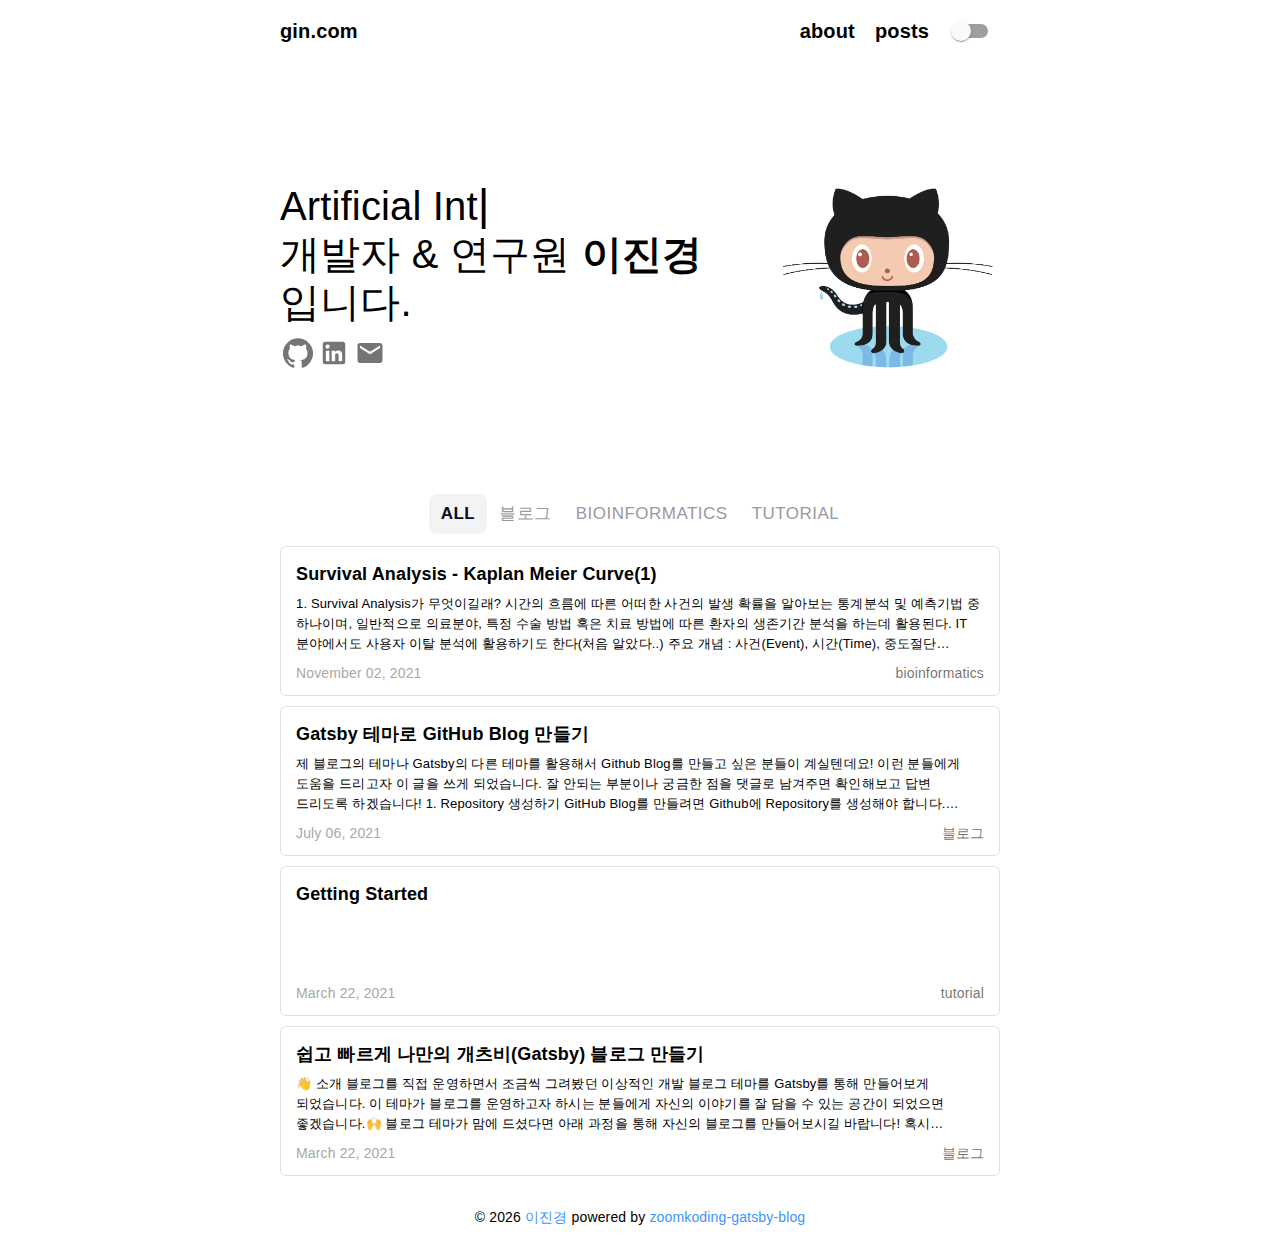
<file: index.html>
<!DOCTYPE html><html lang="en"><head><meta charSet="utf-8"/><meta http-equiv="x-ua-compatible" content="ie=edge"/><meta name="viewport" content="width=device-width, initial-scale=1, shrink-to-fit=no"/><style data-href="/styles.cb775544401a1f8661d7.css" id="gatsby-global-css">@font-face{font-display:swap;font-family:Montserrat;font-style:normal;font-weight:400;src:url(/static/montserrat-cyrillic-ext-400-normal-a13ef88d6cc2bace52bc1684ecb8823d.woff2) format("woff2"),url(/static/montserrat-all-400-normal-7bf99c007acd1baa1f21903b6fda4d65.woff) format("woff");unicode-range:U+0460-052f,U+1c80-1c88,U+20b4,U+2de0-2dff,U+a640-a69f,U+fe2e-fe2f}@font-face{font-display:swap;font-family:Montserrat;font-style:normal;font-weight:400;src:url(/static/montserrat-cyrillic-400-normal-298b48e6dfdf7ec4ef8907ff8a7182b1.woff2) format("woff2"),url(/static/montserrat-all-400-normal-7bf99c007acd1baa1f21903b6fda4d65.woff) format("woff");unicode-range:U+0400-045f,U+0490-0491,U+04b0-04b1,U+2116}@font-face{font-display:swap;font-family:Montserrat;font-style:normal;font-weight:400;src:url([data-uri]) format("woff2"),url(/static/montserrat-all-400-normal-7bf99c007acd1baa1f21903b6fda4d65.woff) format("woff");unicode-range:U+0102-0103,U+0110-0111,U+0128-0129,U+0168-0169,U+01a0-01a1,U+01af-01b0,U+1ea0-1ef9,U+20ab}@font-face{font-display:swap;font-family:Montserrat;font-style:normal;font-weight:400;src:url(/static/montserrat-latin-ext-400-normal-97638b9a50d86ae960e84043314bf07a.woff2) format("woff2"),url(/static/montserrat-all-400-normal-7bf99c007acd1baa1f21903b6fda4d65.woff) format("woff");unicode-range:U+0100-024f,U+0259,U+1e??,U+2020,U+20a0-20ab,U+20ad-20cf,U+2113,U+2c60-2c7f,U+a720-a7ff}@font-face{font-display:swap;font-family:Montserrat;font-style:normal;font-weight:400;src:url(/static/montserrat-latin-400-normal-bc3aa95dca08f5fee5291e34959c27bc.woff2) format("woff2"),url(/static/montserrat-all-400-normal-7bf99c007acd1baa1f21903b6fda4d65.woff) format("woff");unicode-range:U+00??,U+0131,U+0152-0153,U+02bb-02bc,U+02c6,U+02da,U+02dc,U+2000-206f,U+2074,U+20ac,U+2122,U+2191,U+2193,U+2212,U+2215,U+feff,U+fffd}a,abbr,acronym,address,applet,article,aside,audio,b,big,blockquote,body,canvas,caption,center,cite,code,dd,del,details,dfn,div,dl,dt,em,embed,fieldset,figcaption,figure,footer,form,h1,h2,h3,h4,h5,h6,header,hgroup,html,i,iframe,img,ins,kbd,label,legend,li,mark,menu,nav,object,ol,output,p,pre,q,ruby,s,samp,section,small,span,strike,strong,sub,summary,sup,table,tbody,td,tfoot,th,thead,time,tr,tt,u,ul,var,video{border:0;font-size:100%;font:inherit;margin:0;padding:0;vertical-align:baseline}article,aside,details,figcaption,figure,footer,header,hgroup,menu,nav,section{display:block}body{line-height:1}ol,ul{list-style:none}blockquote,q{quotes:none}blockquote:after,blockquote:before,q:after,q:before{content:"";content:none}table{border-collapse:collapse;border-spacing:0}a{outline:none;text-decoration:none}body{--background-color:#fff;--primary-text-color:#000;--secondary-text-color:#9e9e9e;--content-text-color:#37352f;--button-background-color:#f3f3f4;--button-text-color:#363f47;--tab-text-color:#6e6d7a;--tab-hover-text-color:#0d0c22;--tab-selected-background-color:rgba(13,12,34,0.05);--bio-link-icon-color:rgba(0,0,0,0.54);--about-link-icon-color:#a8a8a8;--chip-background-color:#f3f3f4;--link-text-color:rgb(55 53 47/70%);--post-card-border-color:rgba(0,0,0,0.12);--markdown-table-even-cell-background-color:#f6f8fa;--markdown-table-border-color:#dfe2e5;--markdown-blockquote-border-color:#dfe2e5;--markdown-border-color:#e1e4e8}body.dark{--background-color:#232326;--primary-text-color:#e6e6e6;--secondary-text-color:#768390;--content-text-color:#e6e6e6;--button-background-color:#444c56;--button-text-color:#363f47;--tab-text-color:#768390;--tab-hover-text-color:#acbac7;--tab-selected-background-color:#373e47;--chip-background-color:#323a42;--bio-link-icon-color:#e6e6e6;--about-link-icon-color:#a8a8a8;--link-text-color:#90b0ec;--post-card-border-color:#363f47;--markdown-table-even-cell-background-color:#2d333b;--markdown-table-border-color:#444c56;--markdown-blockquote-border-color:#4f5864;--markdown-border-color:#e1e4e8}*{-webkit-appearance:none;appearance:none;box-sizing:border-box}html{background:var(--background-color);font-family:-apple-system,BlinkMacSystemFont,Segoe UI,Helvetica,Arial,sans-serif,Apple Color Emoji,Segoe UI Emoji;font-size:14px;height:100%;overflow-y:scroll;width:100%}html.transition,html.transition *,html.transition :after,html.transition :before{transition:.42s cubic-bezier(.68,-.55,.27,1.55)!important;transition-delay:0!important}body{-webkit-font-smoothing:antialiased;-moz-osx-font-smoothing:grayscale;background-color:var(--background-color);color:var(--primary-text-color);height:100%;margin:0;width:100%;word-break:keep-all}ul{-webkit-margin-before:0;-webkit-margin-after:0;-webkit-margin-start:0;-webkit-margin-end:0;-webkit-padding-start:0;margin-block-end:0;margin-block-start:0;margin-inline-end:0;margin-inline-start:0;padding-inline-start:0}a{color:var(--link-text-color)}.markdown .octicon{fill:currentColor;display:inline-block;vertical-align:text-bottom}.markdown .anchor{float:left;line-height:1;margin-left:-20px;padding-right:4px}.markdown .anchor:focus{outline:none}.markdown h1 .octicon-link,.markdown h2 .octicon-link,.markdown h3 .octicon-link,.markdown h4 .octicon-link,.markdown h5 .octicon-link,.markdown h6 .octicon-link{color:#1b1f23;vertical-align:middle;visibility:hidden}.markdown h1:hover .anchor,.markdown h2:hover .anchor,.markdown h3:hover .anchor,.markdown h4:hover .anchor,.markdown h5:hover .anchor,.markdown h6:hover .anchor{text-decoration:none}.markdown h1:hover .anchor .octicon-link,.markdown h2:hover .anchor .octicon-link,.markdown h3:hover .anchor .octicon-link,.markdown h4:hover .anchor .octicon-link,.markdown h5:hover .anchor .octicon-link,.markdown h6:hover .anchor .octicon-link{visibility:visible}.markdown h1:hover .anchor .octicon-link:before,.markdown h2:hover .anchor .octicon-link:before,.markdown h3:hover .anchor .octicon-link:before,.markdown h4:hover .anchor .octicon-link:before,.markdown h5:hover .anchor .octicon-link:before,.markdown h6:hover .anchor .octicon-link:before{background-image:url("data:image/svg+xml;charset=utf-8,%3Csvg xmlns='http://www.w3.org/2000/svg' width='16' height='16' aria-hidden='true'%3E%3Cpath fill-rule='evenodd' d='M4 9h1v1H4c-1.5 0-3-1.69-3-3.5S2.55 3 4 3h4c1.45 0 3 1.69 3 3.5 0 1.41-.91 2.72-2 3.25V8.59c.58-.45 1-1.27 1-2.09C10 5.22 8.98 4 8 4H4c-.98 0-2 1.22-2 2.5S3 9 4 9zm9-3h-1v1h1c1 0 2 1.22 2 2.5S13.98 12 13 12H9c-.98 0-2-1.22-2-2.5 0-.83.42-1.64 1-2.09V6.25c-1.09.53-2 1.84-2 3.25C6 11.31 7.55 13 9 13h4c1.45 0 3-1.69 3-3.5S14.5 6 13 6z'/%3E%3C/svg%3E");content:" ";display:inline-block;height:16px;width:16px}.markdown{-ms-text-size-adjust:100%;-webkit-text-size-adjust:100%;word-wrap:break-word;color:var(--content-text-color);font-family:-apple-system,BlinkMacSystemFont,Segoe UI,Helvetica,Arial,sans-serif,Apple Color Emoji,Segoe UI Emoji;font-size:16px;font-weight:500;line-height:1.5}.markdown details{display:block}.markdown summary{display:list-item}.markdown a{background-color:initial}.markdown a:active,.markdown a:hover{outline-width:0}.markdown strong{font-weight:inherit;font-weight:bolder}.markdown h1{margin:.67em 0}.markdown img{border-style:none}.markdown code,.markdown kbd,.markdown pre{font-family:monospace,monospace;font-size:1em}.markdown hr{box-sizing:initial;overflow:visible}.markdown input{font:inherit;margin:0;overflow:visible}.markdown [type=checkbox]{box-sizing:border-box;padding:0}.markdown *{box-sizing:border-box}.markdown input{font-family:inherit;font-size:inherit;line-height:inherit}.markdown a{border-bottom:.05em solid;border-bottom-color:var(--link-text-color);border-left-color:var(--link-text-color);border-right-color:var(--link-text-color);border-top-color:var(--link-text-color);color:var(--link-text-color);text-decoration:none}.markdown a.anchor{border-bottom:none}.markdown strong{font-weight:700}.markdown hr{background:transparent;border-bottom:1px solid var(--markdown-blockquote-border-color);height:0;margin:15px 0;overflow:hidden}.markdown hr:after,.markdown hr:before{content:"";display:table}.markdown hr:after{clear:both}.markdown table{border-collapse:collapse;border-spacing:0}.markdown td,.markdown th{padding:0}.markdown details summary{cursor:pointer}.markdown h1,.markdown h2,.markdown h3,.markdown h4,.markdown h5,.markdown h6{margin-bottom:0;margin-top:0}.markdown h1{font-size:32px}.markdown h1,.markdown h2{font-weight:600}.markdown h2{font-size:24px}.markdown h3{font-size:20px}.markdown h3,.markdown h4{font-weight:600}.markdown h4{font-size:16px}.markdown h5{font-size:14px}.markdown h5,.markdown h6{font-weight:600}.markdown h6{font-size:12px}.markdown p{margin-bottom:10px;margin-top:0}.markdown blockquote{margin:0}.markdown ol,.markdown ul{margin-bottom:0;margin-top:0;padding-left:0}.markdown ol ol,.markdown ul ol{list-style-type:lower-roman}.markdown ol ol ol,.markdown ol ul ol,.markdown ul ol ol,.markdown ul ul ol{list-style-type:lower-alpha}.markdown dd{margin-left:0}.markdown code,.markdown pre{font-family:SFMono-Regular,Consolas,Liberation Mono,Menlo,monospace;font-size:12px}.markdown code.language-text{border-radius:3px;font-size:85%;padding:.2em .4em}.markdown :not(pre)>code.language-text{background:rgba(135,131,120,.15);color:#eb5757;overflow-wrap:break-word}.markdown pre{margin-bottom:0;margin-top:0}.markdown input::-webkit-inner-spin-button,.markdown input::-webkit-outer-spin-button{-webkit-appearance:none;appearance:none;margin:0}.markdown :checked+.radio-label{border-color:#0366d6;position:relative;z-index:1}.markdown .border{border:1px solid var(--markdown-border-color)!important}.markdown .border-0{border:0!important}.markdown .border-bottom{border-bottom:1px solid var(--markdown-border-color)!important}.markdown .rounded-1{border-radius:3px!important}.markdown .bg-white{background-color:transparent!important}.markdown .bg-gray-light{background-color:#fafbfc!important}.markdown .text-gray-light{color:#6a737d!important}.markdown .pl-3,.markdown .px-3{padding-left:16px!important}.markdown .px-3{padding-right:16px!important}.markdown .f6{font-size:12px!important}.markdown .lh-condensed{line-height:1.25!important}.markdown .text-bold{font-weight:600!important}.markdown .pl-c{color:#6a737d}.markdown .pl-c1,.markdown .pl-s .pl-v{color:#005cc5}.markdown .pl-e,.markdown .pl-en{color:#6f42c1}.markdown .pl-s .pl-s1,.markdown .pl-smi{color:#24292e}.markdown .pl-ent{color:#22863a}.markdown .pl-k{color:#d73a49}.markdown .pl-pds,.markdown .pl-s,.markdown .pl-s .pl-pse .pl-s1,.markdown .pl-sr,.markdown .pl-sr .pl-cce,.markdown .pl-sr .pl-sra,.markdown .pl-sr .pl-sre{color:#032f62}.markdown .pl-smw,.markdown .pl-v{color:#e36209}.markdown .pl-bu{color:#b31d28}.markdown .pl-ii{background-color:#b31d28;color:#fafbfc}.markdown .pl-c2{background-color:#d73a49;color:#fafbfc}.markdown .pl-c2:before{content:"^M"}.markdown .pl-sr .pl-cce{color:#22863a;font-weight:700}.markdown .pl-ml{color:#735c0f}.markdown .pl-mh,.markdown .pl-mh .pl-en,.markdown .pl-ms{color:#005cc5;font-weight:700}.markdown .pl-mi{color:#24292e;font-style:italic}.markdown .pl-mb{color:#24292e;font-weight:700}.markdown .pl-md{background-color:#ffeef0;color:#b31d28}.markdown .pl-mi1{background-color:#f0fff4;color:#22863a}.markdown .pl-mc{background-color:#ffebda;color:#e36209}.markdown .pl-mi2{background-color:#005cc5;color:#f6f8fa}.markdown .pl-mdr{color:#6f42c1;font-weight:700}.markdown .pl-ba{color:#586069}.markdown .pl-sg{color:#959da5}.markdown .pl-corl{color:#032f62;text-decoration:underline}.markdown .mb-0{margin-bottom:0!important}.markdown .my-2{margin-bottom:8px!important;margin-top:8px!important}.markdown .pl-0{padding-left:0!important}.markdown .py-0{padding-bottom:0!important;padding-top:0!important}.markdown .pl-1{padding-left:4px!important}.markdown .pl-2{padding-left:8px!important}.markdown .py-2{padding-bottom:8px!important;padding-top:8px!important}.markdown .pl-3{padding-left:16px!important}.markdown .pl-4{padding-left:24px!important}.markdown .pl-5{padding-left:32px!important}.markdown .pl-6{padding-left:40px!important}.markdown .pl-7{padding-left:48px!important}.markdown .pl-8{padding-left:64px!important}.markdown .pl-9{padding-left:80px!important}.markdown .pl-10{padding-left:96px!important}.markdown .pl-11{padding-left:112px!important}.markdown .pl-12{padding-left:128px!important}.markdown hr{border-bottom-color:#eee}.markdown kbd{background-color:#fafbfc;border:1px solid #d1d5da;border-radius:3px;box-shadow:inset 0 -1px 0 #d1d5da;color:#444d56;display:inline-block;font:11px SFMono-Regular,Consolas,Liberation Mono,Menlo,monospace;line-height:10px;padding:3px 5px;vertical-align:middle}.markdown:after,.markdown:before{content:"";display:table}.markdown:after{clear:both}.markdown>:first-child{margin-top:0!important}.markdown>:last-child{margin-bottom:0!important}.markdown a:not([href]){color:inherit;text-decoration:none}.markdown blockquote,.markdown details,.markdown dl,.markdown ol,.markdown p,.markdown pre,.markdown table,.markdown ul{margin-bottom:16px;margin-top:0}.markdown hr{background-color:var(--markdown-border-color);border:0;height:.25em;margin:24px 0;padding:0}.markdown blockquote{border-left:.25em solid var(--markdown-blockquote-border-color);color:#6a737d;padding:0 1em}.markdown blockquote>:first-child{margin-top:0}.markdown blockquote>:last-child{margin-bottom:0}.markdown h1,.markdown h2,.markdown h3,.markdown h4,.markdown h5,.markdown h6{font-weight:600;line-height:1.25;margin-bottom:16px;margin-top:24px}.markdown h1{font-size:2em}.markdown h2{font-size:1.5em}.markdown h3{font-size:1.25em}.markdown h4{font-size:1em}.markdown h5{font-size:.875em}.markdown h6{color:#6a737d;font-size:.85em}.markdown ol,.markdown ul{padding-left:2em}.markdown ol ol,.markdown ol ul,.markdown ul ol,.markdown ul ul{margin-bottom:0;margin-top:0}.markdown ol{list-style-type:decimal}.markdown ul{list-style-type:disc}.markdown li{word-wrap:break-all;display:list-item;text-align:-webkit-match-parent}.markdown li>p{margin-top:16px}.markdown li+li{margin-top:.25em}.markdown dl{padding:0}.markdown dl dt{font-size:1em;font-style:italic;font-weight:600;margin-top:16px;padding:0}.markdown dl dd{margin-bottom:16px;padding:0 16px}.markdown table{display:block;overflow:auto;width:100%}.markdown table th{font-weight:600}.markdown table td,.markdown table th{border:1px solid var(--markdown-table-border-color);padding:6px 13px}.markdown table tr{border-top:1px solid var(--markdown-table-border-color)}.markdown table tr:nth-child(2n){background-color:var(--markdown-table-even-cell-background-color)}.markdown img{background-color:transparent;box-sizing:initial;display:block;margin:0 auto;max-width:100%}.markdown img[align=right]{padding-left:20px}.markdown img[align=left]{padding-right:20px}.markdown code{background-color:rgba(27,31,35,.05);border-radius:3px;font-size:85%;margin:0;padding:.2em .4em}.markdown pre{word-wrap:normal}.markdown pre>code{background:transparent;border:0;font-size:100%;margin:0;padding:0;white-space:pre;word-break:normal}.markdown .highlight{margin-bottom:16px}.markdown .highlight pre{margin-bottom:0;word-break:normal}.markdown .highlight pre,.markdown pre{background-color:#f6f8fa;border-radius:3px;font-size:85%;line-height:1.45;overflow:auto;padding:16px}.markdown pre code{word-wrap:normal;background-color:initial;border:0;display:inline;line-height:inherit;margin:0;max-width:auto;overflow:visible;padding:0}.markdown .commit-tease-sha{color:#444d56;display:inline-block;font-family:SFMono-Regular,Consolas,Liberation Mono,Menlo,monospace;font-size:90%}.markdown .full-commit .btn-outline:not(:disabled):hover{border-color:#005cc5;color:#005cc5}.markdown .blob-wrapper{overflow-x:auto;overflow-y:hidden}.markdown .blob-wrapper-embedded{max-height:240px;overflow-y:auto}.markdown .blob-num{color:rgba(27,31,35,.3);cursor:pointer;font-family:SFMono-Regular,Consolas,Liberation Mono,Menlo,monospace;font-size:12px;line-height:20px;min-width:50px;padding-left:10px;padding-right:10px;text-align:right;-webkit-user-select:none;-ms-user-select:none;user-select:none;vertical-align:top;white-space:nowrap;width:1%}.markdown .blob-num:hover{color:rgba(27,31,35,.6)}.markdown .blob-num:before{content:attr(data-line-number)}.markdown .blob-code{line-height:20px;padding-left:10px;padding-right:10px;position:relative;vertical-align:top}.markdown .blob-code-inner{word-wrap:normal;color:#24292e;font-family:SFMono-Regular,Consolas,Liberation Mono,Menlo,monospace;font-size:12px;overflow:visible;white-space:pre}.markdown .pl-token.active,.markdown .pl-token:hover{background:#ffea7f;cursor:pointer}.markdown .tab-size[data-tab-size="1"]{-moz-tab-size:1;-o-tab-size:1;tab-size:1}.markdown .tab-size[data-tab-size="2"]{-moz-tab-size:2;-o-tab-size:2;tab-size:2}.markdown .tab-size[data-tab-size="3"]{-moz-tab-size:3;-o-tab-size:3;tab-size:3}.markdown .tab-size[data-tab-size="4"]{-moz-tab-size:4;-o-tab-size:4;tab-size:4}.markdown .tab-size[data-tab-size="5"]{-moz-tab-size:5;-o-tab-size:5;tab-size:5}.markdown .tab-size[data-tab-size="6"]{-moz-tab-size:6;-o-tab-size:6;tab-size:6}.markdown .tab-size[data-tab-size="7"]{-moz-tab-size:7;-o-tab-size:7;tab-size:7}.markdown .tab-size[data-tab-size="8"]{-moz-tab-size:8;-o-tab-size:8;tab-size:8}.markdown .tab-size[data-tab-size="9"]{-moz-tab-size:9;-o-tab-size:9;tab-size:9}.markdown .tab-size[data-tab-size="10"]{-moz-tab-size:10;-o-tab-size:10;tab-size:10}.markdown .tab-size[data-tab-size="11"]{-moz-tab-size:11;-o-tab-size:11;tab-size:11}.markdown .tab-size[data-tab-size="12"]{-moz-tab-size:12;-o-tab-size:12;tab-size:12}.markdown .task-list-item{list-style-type:none}.markdown .task-list-item+.task-list-item{margin-top:3px}.markdown .task-list-item input{margin:0 .2em .25em -1.6em;vertical-align:middle}.markdown .table-of-contents{align-items:flex-start;display:flex;flex-direction:column;justify-content:center;position:fixed;right:0;top:75px;width:340px}@media(max-width:1300px){.markdown .table-of-contents{display:none}}.markdown .table-of-contents ul{cursor:pointer;list-style-type:none}.markdown .table-of-contents ul li a{border-bottom:none;color:var(--secondary-text-color);font-size:14px;height:30px;padding:6px 2px;width:100%}.markdown .table-of-contents ul p{margin:0}.markdown .gatsby-resp-image-wrapper{display:flex!important;justify-content:center!important;max-height:560px!important;width:100%!important}.markdown .gatsby-resp-image-wrapper img{height:auto!important;max-height:560px!important;max-width:100%!important;position:relative!important;width:auto!important}code[class*=language-],pre[class*=language-]{word-wrap:normal;background:none;color:#ccc;font-family:Consolas,Monaco,Andale Mono,Ubuntu Mono,monospace;font-size:1em;-webkit-hyphens:none;-ms-hyphens:none;hyphens:none;line-height:1.5;-moz-tab-size:4;-o-tab-size:4;tab-size:4;text-align:left;white-space:pre;word-break:normal;word-spacing:normal}pre[class*=language-]{margin:.5em 0;overflow:auto;padding:1em}:not(pre)>code[class*=language-],pre[class*=language-]{background:#2d2d2d}:not(pre)>code[class*=language-]{border-radius:.3em;padding:.1em;white-space:normal}.token.block-comment,.token.cdata,.token.comment,.token.doctype,.token.prolog{color:#999}.token.punctuation{color:#ccc}.token.attr-name,.token.deleted,.token.namespace,.token.tag{color:#e2777a}.token.function-name{color:#6196cc}.token.boolean,.token.function,.token.number{color:#f08d49}.token.class-name,.token.constant,.token.property,.token.symbol{color:#f8c555}.token.atrule,.token.builtin,.token.important,.token.keyword,.token.selector{color:#cc99cd}.token.attr-value,.token.char,.token.regex,.token.string,.token.variable{color:#7ec699}.token.entity,.token.operator,.token.url{color:#67cdcc}.token.bold,.token.important{font-weight:700}.token.italic{font-style:italic}.token.entity{cursor:help}.token.inserted{color:green}.mjx-chtml{word-wrap:normal;border:0;direction:ltr;display:inline-block;float:none;font-size:100%;font-size-adjust:none;font-style:normal;font-weight:400;letter-spacing:normal;line-height:0;margin:0;max-height:none;max-width:none;min-height:0;min-width:0;padding:1px 0;text-align:left;text-indent:0;text-transform:none;white-space:nowrap;word-spacing:normal}.MJXc-display{display:block;margin:1em 0;padding:0;text-align:center}.mjx-chtml[tabindex]:focus,body :focus .mjx-chtml[tabindex]{display:inline-table}.mjx-full-width{display:table-cell!important;text-align:center;width:10000em}.mjx-math{border-collapse:separate;border-spacing:0;display:inline-block}.mjx-math *{box-sizing:content-box!important;display:inline-block;text-align:left}.mjx-denominator,.mjx-numerator{display:block;text-align:center}.MJXc-stacked{height:0;position:relative}.MJXc-stacked>*{position:absolute}.mjx-stack,.MJXc-bevelled>*{display:inline-block}.mjx-op{display:block}.mjx-under{display:table-cell}.mjx-over{display:block}.mjx-over>*,.mjx-under>*{padding-left:0!important;padding-right:0!important}.mjx-prestack>.mjx-presub,.mjx-prestack>.mjx-presup,.mjx-stack>.mjx-sub,.mjx-stack>.mjx-sup{display:block}.mjx-delim-h>.mjx-char{display:inline-block}.mjx-surd{vertical-align:top}.mjx-surd+.mjx-box{display:inline-flex}.mjx-mphantom *{visibility:hidden}.mjx-merror{background-color:#ff8;border:1px solid #c00;color:#c00;font-size:90%;font-style:normal;padding:2px 3px}.mjx-annotation-xml{line-height:normal}.mjx-menclose>svg{fill:none;stroke:currentColor;overflow:visible}.mjx-mlabeledtr,.mjx-mtr{display:table-row}.mjx-mtd{display:table-cell;text-align:center}.mjx-label{display:table-row}.mjx-box{display:inline-block}.mjx-block{display:block}.mjx-span{display:inline}.mjx-char{display:block;white-space:pre}.mjx-itable{display:inline-table;width:auto}.mjx-row{display:table-row}.mjx-cell{display:table-cell}.mjx-table{display:table;width:100%}.mjx-line{display:block;height:0}.mjx-strut{padding-top:1em;width:0}.mjx-vsize{width:0}.MJXc-space1{margin-left:.167em}.MJXc-space2{margin-left:.222em}.MJXc-space3{margin-left:.278em}.mjx-test.mjx-test-display{display:table!important}.mjx-test.mjx-test-inline{display:inline!important;margin-right:-1px}.mjx-test.mjx-test-default{clear:both;display:block!important}.mjx-ex-box{border:0;display:inline-block!important;height:60ex;margin:0;max-height:none;min-height:0;overflow:hidden;padding:0;position:absolute;width:1px}.mjx-test-inline .mjx-left-box{display:inline-block;float:left;width:0}.mjx-test-inline .mjx-right-box{display:inline-block;float:right;width:0}.mjx-test-display .mjx-right-box{border:0;display:table-cell!important;margin:0;max-width:none;min-width:0;padding:0;width:10000em!important}.MJXc-TeX-unknown-R{font-family:monospace;font-style:normal;font-weight:400}.MJXc-TeX-unknown-I{font-family:monospace;font-style:italic;font-weight:400}.MJXc-TeX-unknown-B{font-family:monospace;font-style:normal;font-weight:700}.MJXc-TeX-unknown-BI{font-family:monospace;font-style:italic;font-weight:700}.MJXc-TeX-ams-R{font-family:MJXc-TeX-ams-R,MJXc-TeX-ams-Rw}.MJXc-TeX-cal-B{font-family:MJXc-TeX-cal-B,MJXc-TeX-cal-Bx,MJXc-TeX-cal-Bw}.MJXc-TeX-frak-R{font-family:MJXc-TeX-frak-R,MJXc-TeX-frak-Rw}.MJXc-TeX-frak-B{font-family:MJXc-TeX-frak-B,MJXc-TeX-frak-Bx,MJXc-TeX-frak-Bw}.MJXc-TeX-math-BI{font-family:MJXc-TeX-math-BI,MJXc-TeX-math-BIx,MJXc-TeX-math-BIw}.MJXc-TeX-sans-R{font-family:MJXc-TeX-sans-R,MJXc-TeX-sans-Rw}.MJXc-TeX-sans-B{font-family:MJXc-TeX-sans-B,MJXc-TeX-sans-Bx,MJXc-TeX-sans-Bw}.MJXc-TeX-sans-I{font-family:MJXc-TeX-sans-I,MJXc-TeX-sans-Ix,MJXc-TeX-sans-Iw}.MJXc-TeX-script-R{font-family:MJXc-TeX-script-R,MJXc-TeX-script-Rw}.MJXc-TeX-type-R{font-family:MJXc-TeX-type-R,MJXc-TeX-type-Rw}.MJXc-TeX-cal-R{font-family:MJXc-TeX-cal-R,MJXc-TeX-cal-Rw}.MJXc-TeX-main-B{font-family:MJXc-TeX-main-B,MJXc-TeX-main-Bx,MJXc-TeX-main-Bw}.MJXc-TeX-main-I{font-family:MJXc-TeX-main-I,MJXc-TeX-main-Ix,MJXc-TeX-main-Iw}.MJXc-TeX-main-R{font-family:MJXc-TeX-main-R,MJXc-TeX-main-Rw}.MJXc-TeX-math-I{font-family:MJXc-TeX-math-I,MJXc-TeX-math-Ix,MJXc-TeX-math-Iw}.MJXc-TeX-size1-R{font-family:MJXc-TeX-size1-R,MJXc-TeX-size1-Rw}.MJXc-TeX-size2-R{font-family:MJXc-TeX-size2-R,MJXc-TeX-size2-Rw}.MJXc-TeX-size3-R{font-family:MJXc-TeX-size3-R,MJXc-TeX-size3-Rw}.MJXc-TeX-size4-R{font-family:MJXc-TeX-size4-R,MJXc-TeX-size4-Rw}.MJXc-TeX-vec-R{font-family:MJXc-TeX-vec-R,MJXc-TeX-vec-Rw}.MJXc-TeX-vec-B{font-family:MJXc-TeX-vec-B,MJXc-TeX-vec-Bx,MJXc-TeX-vec-Bw}@font-face{font-family:MJXc-TeX-ams-R;src:local("MathJax_AMS"),local("MathJax_AMS-Regular")}@font-face{font-family:MJXc-TeX-ams-Rw;src:url(https://cdn.jsdelivr.net/npm/mathjax@2.7.8/fonts/HTML-CSS/TeX/eot/MathJax_AMS-Regular.eot);src:url(https://cdn.jsdelivr.net/npm/mathjax@2.7.8/fonts/HTML-CSS/TeX/woff/MathJax_AMS-Regular.woff) format("woff"),url(https://cdn.jsdelivr.net/npm/mathjax@2.7.8/fonts/HTML-CSS/TeX/otf/MathJax_AMS-Regular.otf) format("opentype")}@font-face{font-family:MJXc-TeX-cal-B;src:local("MathJax_Caligraphic Bold"),local("MathJax_Caligraphic-Bold")}@font-face{font-family:MJXc-TeX-cal-Bx;font-weight:700;src:local("MathJax_Caligraphic")}@font-face{font-family:MJXc-TeX-cal-Bw;src:url(https://cdn.jsdelivr.net/npm/mathjax@2.7.8/fonts/HTML-CSS/TeX/eot/MathJax_Caligraphic-Bold.eot);src:url(https://cdn.jsdelivr.net/npm/mathjax@2.7.8/fonts/HTML-CSS/TeX/woff/MathJax_Caligraphic-Bold.woff) format("woff"),url(https://cdn.jsdelivr.net/npm/mathjax@2.7.8/fonts/HTML-CSS/TeX/otf/MathJax_Caligraphic-Bold.otf) format("opentype")}@font-face{font-family:MJXc-TeX-frak-R;src:local("MathJax_Fraktur"),local("MathJax_Fraktur-Regular")}@font-face{font-family:MJXc-TeX-frak-Rw;src:url(https://cdn.jsdelivr.net/npm/mathjax@2.7.8/fonts/HTML-CSS/TeX/eot/MathJax_Fraktur-Regular.eot);src:url(https://cdn.jsdelivr.net/npm/mathjax@2.7.8/fonts/HTML-CSS/TeX/woff/MathJax_Fraktur-Regular.woff) format("woff"),url(https://cdn.jsdelivr.net/npm/mathjax@2.7.8/fonts/HTML-CSS/TeX/otf/MathJax_Fraktur-Regular.otf) format("opentype")}@font-face{font-family:MJXc-TeX-frak-B;src:local("MathJax_Fraktur Bold"),local("MathJax_Fraktur-Bold")}@font-face{font-family:MJXc-TeX-frak-Bx;font-weight:700;src:local("MathJax_Fraktur")}@font-face{font-family:MJXc-TeX-frak-Bw;src:url(https://cdn.jsdelivr.net/npm/mathjax@2.7.8/fonts/HTML-CSS/TeX/eot/MathJax_Fraktur-Bold.eot);src:url(https://cdn.jsdelivr.net/npm/mathjax@2.7.8/fonts/HTML-CSS/TeX/woff/MathJax_Fraktur-Bold.woff) format("woff"),url(https://cdn.jsdelivr.net/npm/mathjax@2.7.8/fonts/HTML-CSS/TeX/otf/MathJax_Fraktur-Bold.otf) format("opentype")}@font-face{font-family:MJXc-TeX-math-BI;src:local("MathJax_Math BoldItalic"),local("MathJax_Math-BoldItalic")}@font-face{font-family:MJXc-TeX-math-BIx;font-style:italic;font-weight:700;src:local("MathJax_Math")}@font-face{font-family:MJXc-TeX-math-BIw;src:url(https://cdn.jsdelivr.net/npm/mathjax@2.7.8/fonts/HTML-CSS/TeX/eot/MathJax_Math-BoldItalic.eot);src:url(https://cdn.jsdelivr.net/npm/mathjax@2.7.8/fonts/HTML-CSS/TeX/woff/MathJax_Math-BoldItalic.woff) format("woff"),url(https://cdn.jsdelivr.net/npm/mathjax@2.7.8/fonts/HTML-CSS/TeX/otf/MathJax_Math-BoldItalic.otf) format("opentype")}@font-face{font-family:MJXc-TeX-sans-R;src:local("MathJax_SansSerif"),local("MathJax_SansSerif-Regular")}@font-face{font-family:MJXc-TeX-sans-Rw;src:url(https://cdn.jsdelivr.net/npm/mathjax@2.7.8/fonts/HTML-CSS/TeX/eot/MathJax_SansSerif-Regular.eot);src:url(https://cdn.jsdelivr.net/npm/mathjax@2.7.8/fonts/HTML-CSS/TeX/woff/MathJax_SansSerif-Regular.woff) format("woff"),url(https://cdn.jsdelivr.net/npm/mathjax@2.7.8/fonts/HTML-CSS/TeX/otf/MathJax_SansSerif-Regular.otf) format("opentype")}@font-face{font-family:MJXc-TeX-sans-B;src:local("MathJax_SansSerif Bold"),local("MathJax_SansSerif-Bold")}@font-face{font-family:MJXc-TeX-sans-Bx;font-weight:700;src:local("MathJax_SansSerif")}@font-face{font-family:MJXc-TeX-sans-Bw;src:url(https://cdn.jsdelivr.net/npm/mathjax@2.7.8/fonts/HTML-CSS/TeX/eot/MathJax_SansSerif-Bold.eot);src:url(https://cdn.jsdelivr.net/npm/mathjax@2.7.8/fonts/HTML-CSS/TeX/woff/MathJax_SansSerif-Bold.woff) format("woff"),url(https://cdn.jsdelivr.net/npm/mathjax@2.7.8/fonts/HTML-CSS/TeX/otf/MathJax_SansSerif-Bold.otf) format("opentype")}@font-face{font-family:MJXc-TeX-sans-I;src:local("MathJax_SansSerif Italic"),local("MathJax_SansSerif-Italic")}@font-face{font-family:MJXc-TeX-sans-Ix;font-style:italic;src:local("MathJax_SansSerif")}@font-face{font-family:MJXc-TeX-sans-Iw;src:url(https://cdn.jsdelivr.net/npm/mathjax@2.7.8/fonts/HTML-CSS/TeX/eot/MathJax_SansSerif-Italic.eot);src:url(https://cdn.jsdelivr.net/npm/mathjax@2.7.8/fonts/HTML-CSS/TeX/woff/MathJax_SansSerif-Italic.woff) format("woff"),url(https://cdn.jsdelivr.net/npm/mathjax@2.7.8/fonts/HTML-CSS/TeX/otf/MathJax_SansSerif-Italic.otf) format("opentype")}@font-face{font-family:MJXc-TeX-script-R;src:local("MathJax_Script"),local("MathJax_Script-Regular")}@font-face{font-family:MJXc-TeX-script-Rw;src:url(https://cdn.jsdelivr.net/npm/mathjax@2.7.8/fonts/HTML-CSS/TeX/eot/MathJax_Script-Regular.eot);src:url(https://cdn.jsdelivr.net/npm/mathjax@2.7.8/fonts/HTML-CSS/TeX/woff/MathJax_Script-Regular.woff) format("woff"),url(https://cdn.jsdelivr.net/npm/mathjax@2.7.8/fonts/HTML-CSS/TeX/otf/MathJax_Script-Regular.otf) format("opentype")}@font-face{font-family:MJXc-TeX-type-R;src:local("MathJax_Typewriter"),local("MathJax_Typewriter-Regular")}@font-face{font-family:MJXc-TeX-type-Rw;src:url(https://cdn.jsdelivr.net/npm/mathjax@2.7.8/fonts/HTML-CSS/TeX/eot/MathJax_Typewriter-Regular.eot);src:url(https://cdn.jsdelivr.net/npm/mathjax@2.7.8/fonts/HTML-CSS/TeX/woff/MathJax_Typewriter-Regular.woff) format("woff"),url(https://cdn.jsdelivr.net/npm/mathjax@2.7.8/fonts/HTML-CSS/TeX/otf/MathJax_Typewriter-Regular.otf) format("opentype")}@font-face{font-family:MJXc-TeX-cal-R;src:local("MathJax_Caligraphic"),local("MathJax_Caligraphic-Regular")}@font-face{font-family:MJXc-TeX-cal-Rw;src:url(https://cdn.jsdelivr.net/npm/mathjax@2.7.8/fonts/HTML-CSS/TeX/eot/MathJax_Caligraphic-Regular.eot);src:url(https://cdn.jsdelivr.net/npm/mathjax@2.7.8/fonts/HTML-CSS/TeX/woff/MathJax_Caligraphic-Regular.woff) format("woff"),url(https://cdn.jsdelivr.net/npm/mathjax@2.7.8/fonts/HTML-CSS/TeX/otf/MathJax_Caligraphic-Regular.otf) format("opentype")}@font-face{font-family:MJXc-TeX-main-B;src:local("MathJax_Main Bold"),local("MathJax_Main-Bold")}@font-face{font-family:MJXc-TeX-main-Bx;font-weight:700;src:local("MathJax_Main")}@font-face{font-family:MJXc-TeX-main-Bw;src:url(https://cdn.jsdelivr.net/npm/mathjax@2.7.8/fonts/HTML-CSS/TeX/eot/MathJax_Main-Bold.eot);src:url(https://cdn.jsdelivr.net/npm/mathjax@2.7.8/fonts/HTML-CSS/TeX/woff/MathJax_Main-Bold.woff) format("woff"),url(https://cdn.jsdelivr.net/npm/mathjax@2.7.8/fonts/HTML-CSS/TeX/otf/MathJax_Main-Bold.otf) format("opentype")}@font-face{font-family:MJXc-TeX-main-I;src:local("MathJax_Main Italic"),local("MathJax_Main-Italic")}@font-face{font-family:MJXc-TeX-main-Ix;font-style:italic;src:local("MathJax_Main")}@font-face{font-family:MJXc-TeX-main-Iw;src:url(https://cdn.jsdelivr.net/npm/mathjax@2.7.8/fonts/HTML-CSS/TeX/eot/MathJax_Main-Italic.eot);src:url(https://cdn.jsdelivr.net/npm/mathjax@2.7.8/fonts/HTML-CSS/TeX/woff/MathJax_Main-Italic.woff) format("woff"),url(https://cdn.jsdelivr.net/npm/mathjax@2.7.8/fonts/HTML-CSS/TeX/otf/MathJax_Main-Italic.otf) format("opentype")}@font-face{font-family:MJXc-TeX-main-R;src:local("MathJax_Main"),local("MathJax_Main-Regular")}@font-face{font-family:MJXc-TeX-main-Rw;src:url(https://cdn.jsdelivr.net/npm/mathjax@2.7.8/fonts/HTML-CSS/TeX/eot/MathJax_Main-Regular.eot);src:url(https://cdn.jsdelivr.net/npm/mathjax@2.7.8/fonts/HTML-CSS/TeX/woff/MathJax_Main-Regular.woff) format("woff"),url(https://cdn.jsdelivr.net/npm/mathjax@2.7.8/fonts/HTML-CSS/TeX/otf/MathJax_Main-Regular.otf) format("opentype")}@font-face{font-family:MJXc-TeX-math-I;src:local("MathJax_Math Italic"),local("MathJax_Math-Italic")}@font-face{font-family:MJXc-TeX-math-Ix;font-style:italic;src:local("MathJax_Math")}@font-face{font-family:MJXc-TeX-math-Iw;src:url(https://cdn.jsdelivr.net/npm/mathjax@2.7.8/fonts/HTML-CSS/TeX/eot/MathJax_Math-Italic.eot);src:url(https://cdn.jsdelivr.net/npm/mathjax@2.7.8/fonts/HTML-CSS/TeX/woff/MathJax_Math-Italic.woff) format("woff"),url(https://cdn.jsdelivr.net/npm/mathjax@2.7.8/fonts/HTML-CSS/TeX/otf/MathJax_Math-Italic.otf) format("opentype")}@font-face{font-family:MJXc-TeX-size1-R;src:local("MathJax_Size1"),local("MathJax_Size1-Regular")}@font-face{font-family:MJXc-TeX-size1-Rw;src:url(https://cdn.jsdelivr.net/npm/mathjax@2.7.8/fonts/HTML-CSS/TeX/eot/MathJax_Size1-Regular.eot);src:url(https://cdn.jsdelivr.net/npm/mathjax@2.7.8/fonts/HTML-CSS/TeX/woff/MathJax_Size1-Regular.woff) format("woff"),url(https://cdn.jsdelivr.net/npm/mathjax@2.7.8/fonts/HTML-CSS/TeX/otf/MathJax_Size1-Regular.otf) format("opentype")}@font-face{font-family:MJXc-TeX-size2-R;src:local("MathJax_Size2"),local("MathJax_Size2-Regular")}@font-face{font-family:MJXc-TeX-size2-Rw;src:url(https://cdn.jsdelivr.net/npm/mathjax@2.7.8/fonts/HTML-CSS/TeX/eot/MathJax_Size2-Regular.eot);src:url(https://cdn.jsdelivr.net/npm/mathjax@2.7.8/fonts/HTML-CSS/TeX/woff/MathJax_Size2-Regular.woff) format("woff"),url(https://cdn.jsdelivr.net/npm/mathjax@2.7.8/fonts/HTML-CSS/TeX/otf/MathJax_Size2-Regular.otf) format("opentype")}@font-face{font-family:MJXc-TeX-size3-R;src:local("MathJax_Size3"),local("MathJax_Size3-Regular")}@font-face{font-family:MJXc-TeX-size3-Rw;src:url(https://cdn.jsdelivr.net/npm/mathjax@2.7.8/fonts/HTML-CSS/TeX/eot/MathJax_Size3-Regular.eot);src:url(https://cdn.jsdelivr.net/npm/mathjax@2.7.8/fonts/HTML-CSS/TeX/woff/MathJax_Size3-Regular.woff) format("woff"),url(https://cdn.jsdelivr.net/npm/mathjax@2.7.8/fonts/HTML-CSS/TeX/otf/MathJax_Size3-Regular.otf) format("opentype")}@font-face{font-family:MJXc-TeX-size4-R;src:local("MathJax_Size4"),local("MathJax_Size4-Regular")}@font-face{font-family:MJXc-TeX-size4-Rw;src:url(https://cdn.jsdelivr.net/npm/mathjax@2.7.8/fonts/HTML-CSS/TeX/eot/MathJax_Size4-Regular.eot);src:url(https://cdn.jsdelivr.net/npm/mathjax@2.7.8/fonts/HTML-CSS/TeX/woff/MathJax_Size4-Regular.woff) format("woff"),url(https://cdn.jsdelivr.net/npm/mathjax@2.7.8/fonts/HTML-CSS/TeX/otf/MathJax_Size4-Regular.otf) format("opentype")}@font-face{font-family:MJXc-TeX-vec-R;src:local("MathJax_Vector"),local("MathJax_Vector-Regular")}@font-face{font-family:MJXc-TeX-vec-Rw;src:url(https://cdn.jsdelivr.net/npm/mathjax@2.7.8/fonts/HTML-CSS/TeX/eot/MathJax_Vector-Regular.eot);src:url(https://cdn.jsdelivr.net/npm/mathjax@2.7.8/fonts/HTML-CSS/TeX/woff/MathJax_Vector-Regular.woff) format("woff"),url(https://cdn.jsdelivr.net/npm/mathjax@2.7.8/fonts/HTML-CSS/TeX/otf/MathJax_Vector-Regular.otf) format("opentype")}@font-face{font-family:MJXc-TeX-vec-B;src:local("MathJax_Vector Bold"),local("MathJax_Vector-Bold")}@font-face{font-family:MJXc-TeX-vec-Bx;font-weight:700;src:local("MathJax_Vector")}@font-face{font-family:MJXc-TeX-vec-Bw;src:url(https://cdn.jsdelivr.net/npm/mathjax@2.7.8/fonts/HTML-CSS/TeX/eot/MathJax_Vector-Bold.eot);src:url(https://cdn.jsdelivr.net/npm/mathjax@2.7.8/fonts/HTML-CSS/TeX/woff/MathJax_Vector-Bold.woff) format("woff"),url(https://cdn.jsdelivr.net/npm/mathjax@2.7.8/fonts/HTML-CSS/TeX/otf/MathJax_Vector-Bold.otf) format("opentype")}.page-header-wrapper{display:flex;height:62px;justify-content:center;padding-left:15px;padding-right:15px;width:100%}.page-header-wrapper .page-header{align-items:center;display:flex;justify-content:space-between;max-width:720px;width:100%}.page-header-wrapper .page-header .link{color:var(--primary-text-color);font-size:17px;font-weight:700}@media(min-width:768px){.page-header-wrapper .page-header .link{font-size:20px;font-weight:700}}.page-header-wrapper .page-header .trailing-section{align-items:center;display:flex}.page-header-wrapper .page-header .trailing-section .link{margin-left:10px}@media(min-width:768px){.page-header-wrapper .page-header .trailing-section .link{margin-left:20px}}.page-header-wrapper .page-header .trailing-section .dark-mode-switch{margin-left:3px}@media(min-width:768px){.page-header-wrapper .page-header .trailing-section .dark-mode-switch{margin-left:13px}}.page-footer-wrapper{align-items:center;display:flex;height:62px;justify-content:center;margin-top:auto;padding-left:15px;padding-right:15px;width:100%}.page-footer-wrapper .page-footer{max-width:720px;text-align:center;width:100%}.page-footer-wrapper .page-footer .link{color:var(--primary-text-color);font-size:20px;font-weight:700;margin-right:20px}.page-footer-wrapper .page-footer a{color:#3a95ff}.icon{color:var(--about-link-icon-color);font-size:20px}.social-links .icon{color:var(--bio-link-icon-color);font-size:30px}@-webkit-keyframes blinking-cursor{0%{opacity:0}50%{opacity:1}to{opacity:0}}@keyframes blinking-cursor{0%{opacity:0}50%{opacity:1}to{opacity:0}}strong{font-weight:600}.bio-wrapper{align-items:center;color:var(--primary-text-color);margin-bottom:120px;margin-top:120px;padding-left:15px;padding-right:15px}.bio-wrapper,.bio-wrapper .bio{display:flex;flex-direction:column;width:100%}.bio-wrapper .bio{justify-content:space-between;max-width:720px}@media(min-width:768px){.bio-wrapper .bio{align-items:center;flex-direction:row}}.bio-wrapper .bio .introduction{display:flex;flex-direction:column;word-break:keep-all}.bio-wrapper .bio .introduction .react-rotating-text-cursor{-webkit-animation:blinking-cursor .8s cubic-bezier(.68,.01,.01,.99) 0s infinite;animation:blinking-cursor .8s cubic-bezier(.68,.01,.01,.99) 0s infinite}.bio-wrapper .bio .introduction strong{display:inline-block;font-weight:600}.bio-wrapper .bio .introduction.korean{font-size:32px;font-weight:100;line-height:1.2}.bio-wrapper .bio .introduction.korean .title .react-rotating-text-cursor{font-size:35px;line-height:35px}@media(min-width:768px){.bio-wrapper .bio .introduction.korean{font-size:40px}.bio-wrapper .bio .introduction.korean .title .react-rotating-text-cursor{font-size:45px;line-height:45px}}.bio-wrapper .bio .introduction.english{font-family:montserrat;font-size:25px;line-height:1.2}@media(min-width:768px){.bio-wrapper .bio .introduction.english{font-size:45px}}.bio-wrapper .bio .introduction.english .name{font-size:35px;font-weight:600}.bio-wrapper .bio .introduction.english .job{font-size:35px}.bio-wrapper .bio .introduction.english .description{font-size:20px;font-weight:200;margin-top:8px}.bio-wrapper .bio .introduction.english .social-links{display:flex;margin-top:20px}.bio-wrapper .bio .thumbnail{display:none;width:250px}@media(min-width:768px){.bio-wrapper .bio .thumbnail{display:block}}.section-header-wrapper{display:flex;justify-content:center;margin-bottom:32px;width:100%}.section-header-wrapper .section-header{border-bottom:4px solid var(--primary-text-color);color:var(--primary-text-color);font-size:30px;font-weight:700;padding-bottom:5px}.timestamps-section-wrapper{display:flex;justify-content:center;padding-left:15px;padding-right:15px;width:100%}.timestamps-section-wrapper .timestamps-section{align-items:center;display:flex;flex-direction:column;margin-bottom:50px;max-width:720px;width:100%;word-break:keep-all}.timestamps-section-wrapper .timestamps-section .body{padding:0 10px;width:100%}.timestamps-section-wrapper .timestamps-section .body .timestamp{border-left:2px solid #bdbdbd;display:flex;font-size:18px;font-weight:400;justify-items:center;margin-left:5px;padding:10px 0;width:100%}.timestamps-section-wrapper .timestamps-section .body .timestamp:first-child{padding-top:7px}.timestamps-section-wrapper .timestamps-section .body .timestamp:last-child{padding-bottom:7px}.timestamps-section-wrapper .timestamps-section .body .timestamp:before{align-self:center;background-color:var(--background-color);border:2px solid #828282;border-radius:10px;content:"";height:10px;left:-1px;position:relative;-webkit-transform:translatex(-50%);transform:translatex(-50%);width:10px}.timestamps-section-wrapper .timestamps-section .body .timestamp .date{align-self:center;color:#828282;margin-left:5px;margin-right:5px;min-width:115px;width:115px}@media(min-width:768px){.timestamps-section-wrapper .timestamps-section .body .timestamp .date{min-width:200px;width:200px}}.timestamps-section-wrapper .timestamps-section .body .timestamp .activity{line-height:23px;width:100%}.projects-section-wrapper{display:flex;justify-content:center;padding-left:15px;padding-right:15px;width:100%}.projects-section-wrapper .projects-section{align-items:center;display:flex;flex-direction:column;max-width:720px;width:100%}.projects-section-wrapper .projects-section .project{display:flex;flex-direction:column;margin-bottom:30px;padding:15px}.projects-section-wrapper .projects-section .project .head{font-size:20px;font-weight:700;line-height:30px;margin-bottom:10px}.projects-section-wrapper .projects-section .project .body{display:flex;flex-direction:column}.projects-section-wrapper .projects-section .project .body .thumbnail{height:auto;margin-bottom:10px;max-height:600px;max-width:100%;width:auto}.projects-section-wrapper .projects-section .project .body .thumbnail img{-o-object-fit:contain!important;object-fit:contain!important}.projects-section-wrapper .projects-section .project .body .tech-stack{display:flex;margin-bottom:10px}.projects-section-wrapper .projects-section .project .body .tech-stack .tech{background-color:var(--chip-background-color);border-radius:10px;font-size:15px;font-weight:500;margin-right:5px;padding:5px 7px}.projects-section-wrapper .projects-section .project .body .description{font-size:16px;font-weight:400;line-height:1.4}@media(min-width:768px){.projects-section-wrapper .projects-section .project .body{flex-direction:column}.projects-section-wrapper .projects-section .project .body .content{margin-top:0}}.papers-section-wrapper{display:flex;justify-content:center;padding-left:15px;padding-right:15px;width:100%}.papers-section-wrapper .papers-section{align-items:center;display:flex;flex-direction:column;max-width:720px;width:100%}.papers-section-wrapper .papers-section .paper{display:flex;flex-direction:column;margin-bottom:30px;padding:15px}.papers-section-wrapper .papers-section .paper .head{font-size:20px;font-weight:700;line-height:30px;margin-bottom:10px}.papers-section-wrapper .papers-section .paper .body{display:flex;flex-direction:column}.papers-section-wrapper .papers-section .paper .body .thumbnail{height:auto;margin-bottom:10px;max-height:600px;max-width:100%;width:auto}.papers-section-wrapper .papers-section .paper .body .thumbnail img{-o-object-fit:contain!important;object-fit:contain!important}.papers-section-wrapper .papers-section .paper .body .tech-stack{display:flex;margin-bottom:10px}.papers-section-wrapper .papers-section .paper .body .tech-stack .tech{background-color:var(--chip-background-color);border-radius:10px;font-size:15px;font-weight:500;margin-right:5px;padding:5px 7px}.papers-section-wrapper .papers-section .paper .body .description{font-size:16px;font-weight:400;line-height:1.4}@media(min-width:768px){.papers-section-wrapper .papers-section .paper .body{flex-direction:column}.papers-section-wrapper .papers-section .paper .body .content{margin-top:0}}.post-card-wrapper{display:flex;justify-content:center;min-height:150px;width:100%}.post-card-wrapper .post-card{border:1px solid var(--post-card-border-color);border-radius:6px;color:var(--primary-text-color);cursor:pointer;display:flex;flex-direction:column;height:100%;margin-bottom:15px;max-width:720px;padding:15px;transition:-webkit-transform .2s;transition:transform .2s;transition:transform .2s,-webkit-transform .2s;width:100%}.post-card-wrapper .post-card:hover .title{text-decoration:underline}@media(min-width:768px){.post-card-wrapper .post-card{margin-bottom:0}}.post-card-wrapper .post-card .title{font-size:18px;font-weight:600;line-height:1.4;margin-bottom:7px}.post-card-wrapper .post-card .description{-webkit-line-clamp:3;-webkit-box-orient:vertical;color:var(--primary-text-color);display:-webkit-box;font-size:13px;line-height:20px;margin-bottom:10px;overflow:hidden;text-overflow:ellipsis}.post-card-wrapper .post-card .info{color:var(--about-link-icon-color);display:flex;font-size:14px;justify-content:space-between;margin-top:auto}.post-card-wrapper .post-card .info .categories{display:flex}.post-card-wrapper .post-card .info .categories .category{margin-left:4px}.post-card-wrapper .post-card .info .categories .category:hover{text-decoration:underline}.post-cards-column-wrapper{display:flex;justify-content:center;padding-left:15px;padding-right:15px;width:100%}.post-cards-column-wrapper .post-cards-column{align-items:center;display:flex;flex-direction:column;max-width:720px;width:100%}.post-cards-column-wrapper .post-cards-column .post-card-wrapper{margin-bottom:10px}.post-cards-column-wrapper .post-cards-column .more-post-cards-button{background-color:var(--button-background-color);font-size:15px;font-weight:500;height:40px}.tabs-wrapper{align-self:flex-start;margin-bottom:12px;padding-left:15px;padding-right:15px;top:0}.tabs-wrapper,.tabs-wrapper .tabs{display:flex;justify-content:center;width:100%}.tabs-wrapper .tabs{height:40px;max-width:760px}.tabs-wrapper .tabs .mui-tabs .MuiTab-root{color:var(--tab-text-color);font-family:-apple-system,BlinkMacSystemFont,Segoe UI,Helvetica,Arial,sans-serif,Apple Color Emoji,Segoe UI Emoji;font-size:17px;font-weight:500;height:40px;min-height:auto;min-width:auto;padding:10px 12px;transition:all .2s ease}.tabs-wrapper .tabs .mui-tabs .Mui-selected,.tabs-wrapper .tabs .mui-tabs .MuiTab-root :hover{color:var(--tab-hover-text-color);transition:all .2s ease}.tabs-wrapper .tabs .mui-tabs .Mui-selected{background-color:var(--tab-selected-background-color);border-radius:8px;font-weight:600}.tabs-wrapper .tabs .mui-tabs .MuiTabScrollButton-root{height:40px;width:20px}.tabs-wrapper .tabs .mui-tabs .MuiTabs-scrollable{height:40px}.tabs-wrapper .tabs .mui-tabs .MuiTabs-indicator{display:none}.post-header-wrapper{display:flex;justify-content:center;margin-bottom:40px;margin-top:20px;padding-left:15px;padding-right:15px;width:100%;word-break:keep-all}.post-header-wrapper .post-header{border-bottom:1px solid var(--post-card-border-color);display:flex;flex-direction:column;max-width:720px;padding-bottom:15px;width:100%}.post-header-wrapper .post-header .emoji{font-size:78px;margin-bottom:20px}.post-header-wrapper .post-header .categories{margin-bottom:5px}.post-header-wrapper .post-header .categories .category{color:var(--primary-text-color);font-weight:600;margin-right:4px}.post-header-wrapper .post-header .categories .category:hover{text-decoration:underline}.post-header-wrapper .post-header .title{color:var(--primary-text-color);font-size:32px;font-weight:600;line-height:1.3;margin-bottom:6px}.post-header-wrapper .post-header .info{color:var(--secondary-text-color);display:flex;font-size:16px;font-weight:500}.post-header-wrapper .post-header .info strong{color:var(--primary-text-color);font-weight:600;margin:0 4px}.post-cards-adjacent-wrapper{display:flex;justify-content:center;margin-bottom:20px;padding-left:15px;padding-right:15px;width:100%}.post-cards-adjacent-wrapper .post-cards-adjacent{-webkit-column-gap:1.4%;column-gap:1.4%;display:grid;grid-template-columns:49.3% 49.3%;max-width:720px;width:100%}.post-cards-adjacent-wrapper .post-cards-adjacent .post-card{border:1px solid var(--post-card-border-color);border-radius:6px;color:var(--primary-text-color);cursor:pointer;display:flex;flex-direction:column;padding:15px;transition:-webkit-transform .2s;transition:transform .2s;transition:transform .2s,-webkit-transform .2s;width:100%}.post-cards-adjacent-wrapper .post-cards-adjacent .post-card:hover .title{text-decoration:underline}.post-cards-adjacent-wrapper .post-cards-adjacent .post-card.prev{margin-right:auto}.post-cards-adjacent-wrapper .post-cards-adjacent .post-card.next{margin-left:auto}.post-cards-adjacent-wrapper .post-cards-adjacent .post-card .direction{color:gray;font-size:14px;font-weight:500;margin-bottom:5px}.post-cards-adjacent-wrapper .post-cards-adjacent .post-card .title{font-size:16px;font-weight:600;line-height:1.4;margin-bottom:7px}.post-content-wrapper{display:flex;justify-content:center;margin-bottom:20px;padding-left:15px;padding-right:15px;width:100%}.post-content-wrapper .post-content{display:flex;flex-direction:column;max-width:720px;width:100%}.posts-page-body-wrapper{display:flex;justify-content:center;margin-top:30px;width:100%}.posts-page-body-wrapper .posts-page-body{display:flex;flex-direction:column;width:100%}.posts-page-body-wrapper .posts-page-body .tabs-wrapper{display:flex}.posts-page-header-wrapper{align-items:center;display:flex;flex-direction:column;font-family:-apple-system,BlinkMacSystemFont,Segoe UI,Roboto,Oxygen,Ubuntu,Cantarell,Open Sans,Helvetica Neue,sans-serif;justify-content:center;margin-top:30px;padding-left:15px;padding-right:15px}.posts-page-header-wrapper .posts-page-title{border-bottom:3px solid var(--primary-text-color);font-size:40px;font-weight:700;margin-bottom:15px;padding-bottom:7px;text-align:center;width:-webkit-fit-content;width:-moz-fit-content;width:fit-content}.posts-page-header-wrapper .posts-page-sub-title{font-size:20px;font-weight:500;padding-bottom:10px;text-align:center}</style><meta name="generator" content="Gatsby 2.32.13"/><link rel="sitemap" type="application/xml" href="/sitemap.xml"/><link rel="alternate" type="application/rss+xml" href="/rss.xml"/><title data-react-helmet="true">Home</title><meta data-react-helmet="true" name="viewport" content="minimum-scale=1, initial-scale=1, width=device-width, shrink-to-fit=no"/><meta data-react-helmet="true" property="og:title" content="Home"/><meta data-react-helmet="true" property="og:site_title" content="Home"/><meta data-react-helmet="true" name="description" content="진경"/><meta data-react-helmet="true" property="og:description" content="진경"/><meta data-react-helmet="true" property="og:author" content="이진경"/><meta data-react-helmet="true" property="og:image" content="/og-image.png"/><meta data-react-helmet="true" property="og:type" content="website"/><style id="jss-server-side">html{box-sizing:border-box;-webkit-font-smoothing:antialiased;-moz-osx-font-smoothing:grayscale}*,::after,::before{box-sizing:inherit}b,strong{font-weight:700}body{color:rgba(0,0,0,.87);margin:0;font-size:.875rem;font-family:Roboto,Helvetica,Arial,sans-serif;font-weight:400;line-height:1.43;letter-spacing:.01071em;background-color:#fafafa}@media print{body{background-color:#fff}}body::-webkit-backdrop{background-color:#fafafa}body::backdrop{background-color:#fafafa}.MuiSvgIcon-root{fill:currentColor;width:1em;height:1em;display:inline-block;font-size:1.5rem;transition:fill .2s cubic-bezier(.4,0,.2,1) 0s;flex-shrink:0;-webkit-user-select:none;-moz-user-select:none;-ms-user-select:none;user-select:none}.MuiSvgIcon-colorPrimary{color:#3f51b5}.MuiSvgIcon-colorSecondary{color:#f50057}.MuiSvgIcon-colorAction{color:rgba(0,0,0,.54)}.MuiSvgIcon-colorError{color:#f44336}.MuiSvgIcon-colorDisabled{color:rgba(0,0,0,.26)}.MuiSvgIcon-fontSizeInherit{font-size:inherit}.MuiSvgIcon-fontSizeSmall{font-size:1.25rem}.MuiSvgIcon-fontSizeLarge{font-size:2.1875rem}.MuiButtonBase-root{color:inherit;border:0;cursor:pointer;margin:0;display:inline-flex;outline:0;padding:0;position:relative;align-items:center;-webkit-user-select:none;-moz-user-select:none;-ms-user-select:none;user-select:none;border-radius:0;vertical-align:middle;-moz-appearance:none;justify-content:center;text-decoration:none;background-color:transparent;-webkit-appearance:none;-webkit-tap-highlight-color:transparent}.MuiButtonBase-root::-moz-focus-inner{border-style:none}.MuiButtonBase-root.Mui-disabled{cursor:default;pointer-events:none}@media print{.MuiButtonBase-root{-webkit-print-color-adjust:exact;color-adjust:exact}}.MuiIconButton-root{flex:0 0 auto;color:rgba(0,0,0,.54);padding:12px;overflow:visible;font-size:1.5rem;text-align:center;transition:background-color 150ms cubic-bezier(.4,0,.2,1) 0s;border-radius:50%}.MuiIconButton-root:hover{background-color:rgba(0,0,0,.04)}.MuiIconButton-root.Mui-disabled{color:rgba(0,0,0,.26);background-color:transparent}@media (hover:none){.MuiIconButton-root:hover{background-color:transparent}}.MuiIconButton-edgeStart{margin-left:-12px}.MuiIconButton-sizeSmall.MuiIconButton-edgeStart{margin-left:-3px}.MuiIconButton-edgeEnd{margin-right:-12px}.MuiIconButton-sizeSmall.MuiIconButton-edgeEnd{margin-right:-3px}.MuiIconButton-colorInherit{color:inherit}.MuiIconButton-colorPrimary{color:#3f51b5}.MuiIconButton-colorPrimary:hover{background-color:rgba(63,81,181,.04)}@media (hover:none){.MuiIconButton-colorPrimary:hover{background-color:transparent}}.MuiIconButton-colorSecondary{color:#f50057}.MuiIconButton-colorSecondary:hover{background-color:rgba(245,0,87,.04)}@media (hover:none){.MuiIconButton-colorSecondary:hover{background-color:transparent}}.MuiIconButton-sizeSmall{padding:3px;font-size:1.125rem}.MuiIconButton-label{width:100%;display:flex;align-items:inherit;justify-content:inherit}.MuiTab-root{padding:6px 12px;overflow:hidden;position:relative;font-size:.875rem;max-width:264px;min-width:72px;box-sizing:border-box;min-height:48px;text-align:center;flex-shrink:0;font-family:Roboto,Helvetica,Arial,sans-serif;font-weight:500;line-height:1.75;white-space:normal;letter-spacing:.02857em;text-transform:uppercase}@media (min-width:600px){.MuiTab-root{min-width:160px}}.MuiTab-labelIcon{min-height:72px;padding-top:9px}.MuiTab-labelIcon .MuiTab-wrapper>:first-child{margin-bottom:6px}.MuiTab-textColorInherit{color:inherit;opacity:.7}.MuiTab-textColorInherit.Mui-selected{opacity:1}.MuiTab-textColorInherit.Mui-disabled{opacity:.5}.MuiTab-textColorPrimary{color:rgba(0,0,0,.54)}.MuiTab-textColorPrimary.Mui-selected{color:#3f51b5}.MuiTab-textColorPrimary.Mui-disabled{color:rgba(0,0,0,.38)}.MuiTab-textColorSecondary{color:rgba(0,0,0,.54)}.MuiTab-textColorSecondary.Mui-selected{color:#f50057}.MuiTab-textColorSecondary.Mui-disabled{color:rgba(0,0,0,.38)}.MuiTab-fullWidth{flex-grow:1;max-width:none;flex-basis:0;flex-shrink:1}.MuiTab-wrapped{font-size:.75rem;line-height:1.5}.MuiTab-wrapper{width:100%;display:inline-flex;align-items:center;flex-direction:column;justify-content:center}.jss1{width:100%;bottom:0;height:2px;position:absolute;transition:all .3s cubic-bezier(.4,0,.2,1) 0s}.jss2{background-color:#3f51b5}.jss3{background-color:#f50057}.jss4{right:0;width:2px;height:100%}.MuiTabScrollButton-root{width:40px;opacity:.8;flex-shrink:0}.MuiTabScrollButton-root.Mui-disabled{opacity:0}.MuiTabScrollButton-vertical{width:100%;height:40px}.MuiTabScrollButton-vertical svg{transform:rotate(90deg)}.MuiTabs-root{display:flex;overflow:hidden;min-height:48px;-webkit-overflow-scrolling:touch}.MuiTabs-vertical{flex-direction:column}.MuiTabs-flexContainer{display:flex}.MuiTabs-flexContainerVertical{flex-direction:column}.MuiTabs-centered{justify-content:center}.MuiTabs-scroller{flex:1 1 auto;display:inline-block;position:relative;white-space:nowrap}.MuiTabs-fixed{width:100%;overflow-x:hidden}.MuiTabs-scrollable{overflow-x:scroll;scrollbar-width:none}.MuiTabs-scrollable::-webkit-scrollbar{display:none}@media (max-width:599.95px){.MuiTabs-scrollButtonsDesktop{display:none}}.MuiTooltip-popper{z-index:1500;pointer-events:none}.MuiTooltip-popperInteractive{pointer-events:auto}.MuiTooltip-popperArrow[x-placement*=bottom] .MuiTooltip-arrow{top:0;left:0;margin-top:-.71em;margin-left:4px;margin-right:4px}.MuiTooltip-popperArrow[x-placement*=top] .MuiTooltip-arrow{left:0;bottom:0;margin-left:4px;margin-right:4px;margin-bottom:-.71em}.MuiTooltip-popperArrow[x-placement*=right] .MuiTooltip-arrow{left:0;width:.71em;height:1em;margin-top:4px;margin-left:-.71em;margin-bottom:4px}.MuiTooltip-popperArrow[x-placement*=left] .MuiTooltip-arrow{right:0;width:.71em;height:1em;margin-top:4px;margin-right:-.71em;margin-bottom:4px}.MuiTooltip-popperArrow[x-placement*=left] .MuiTooltip-arrow::before{transform-origin:0 0}.MuiTooltip-popperArrow[x-placement*=right] .MuiTooltip-arrow::before{transform-origin:100% 100%}.MuiTooltip-popperArrow[x-placement*=top] .MuiTooltip-arrow::before{transform-origin:100% 0}.MuiTooltip-popperArrow[x-placement*=bottom] .MuiTooltip-arrow::before{transform-origin:0 100%}.MuiTooltip-tooltip{color:#fff;padding:4px 8px;font-size:.625rem;max-width:300px;word-wrap:break-word;font-family:Roboto,Helvetica,Arial,sans-serif;font-weight:500;line-height:1.4em;border-radius:4px;background-color:rgba(97,97,97,.9)}.MuiTooltip-tooltipArrow{margin:0;position:relative}.MuiTooltip-arrow{color:rgba(97,97,97,.9);width:1em;height:.71em;overflow:hidden;position:absolute;box-sizing:border-box}.MuiTooltip-arrow::before{width:100%;height:100%;margin:auto;content:"";display:block;transform:rotate(45deg);background-color:currentColor}.MuiTooltip-touch{padding:8px 16px;font-size:.875rem;font-weight:400;line-height:1.14286em}.MuiTooltip-tooltipPlacementLeft{margin:0 24px;transform-origin:right center}@media (min-width:600px){.MuiTooltip-tooltipPlacementLeft{margin:0 14px}}.MuiTooltip-tooltipPlacementRight{margin:0 24px;transform-origin:left center}@media (min-width:600px){.MuiTooltip-tooltipPlacementRight{margin:0 14px}}.MuiTooltip-tooltipPlacementTop{margin:24px 0;transform-origin:center bottom}@media (min-width:600px){.MuiTooltip-tooltipPlacementTop{margin:14px 0}}.MuiTooltip-tooltipPlacementBottom{margin:24px 0;transform-origin:center top}@media (min-width:600px){.MuiTooltip-tooltipPlacementBottom{margin:14px 0}}</style><link rel="preload" as="font" type="font/woff2" crossorigin="anonymous" href="/static/webfonts/s/roboto/v29/KFOlCnqEu92Fr1MmSU5fBBc4.woff2"/><link rel="preload" as="font" type="font/woff2" crossorigin="anonymous" href="/static/webfonts/s/roboto/v29/KFOmCnqEu92Fr1Mu4mxK.woff2"/><link rel="preload" as="font" type="font/woff2" crossorigin="anonymous" href="/static/webfonts/s/roboto/v29/KFOlCnqEu92Fr1MmEU9fBBc4.woff2"/><style>@font-face{font-family:Roboto;font-style:normal;font-weight:300;src:url(/static/webfonts/s/roboto/v29/KFOlCnqEu92Fr1MmSU5fBBc4.woff2) format("woff2");font-display:swap}@font-face{font-family:Roboto;font-style:normal;font-weight:400;src:url(/static/webfonts/s/roboto/v29/KFOmCnqEu92Fr1Mu4mxK.woff2) format("woff2");font-display:swap}@font-face{font-family:Roboto;font-style:normal;font-weight:500;src:url(/static/webfonts/s/roboto/v29/KFOlCnqEu92Fr1MmEU9fBBc4.woff2) format("woff2");font-display:swap}@font-face{font-family:Roboto;font-style:normal;font-weight:300;src:url(/static/webfonts/s/roboto/v29/KFOlCnqEu92Fr1MmSU5fBBc-.woff) format("woff");font-display:swap}@font-face{font-family:Roboto;font-style:normal;font-weight:400;src:url(/static/webfonts/s/roboto/v29/KFOmCnqEu92Fr1Mu4mxM.woff) format("woff");font-display:swap}@font-face{font-family:Roboto;font-style:normal;font-weight:500;src:url(/static/webfonts/s/roboto/v29/KFOlCnqEu92Fr1MmEU9fBBc-.woff) format("woff");font-display:swap}</style><link rel="preconnect" href="https://www.google-analytics.com"/><link rel="dns-prefetch" href="https://www.google-analytics.com"/><script>
  
  function gaOptout(){document.cookie=disableStr+'=true; expires=Thu, 31 Dec 2099 23:59:59 UTC;path=/',window[disableStr]=!0}var gaProperty='0',disableStr='ga-disable-'+gaProperty;document.cookie.indexOf(disableStr+'=true')>-1&&(window[disableStr]=!0);
  if(true) {
    (function(i,s,o,g,r,a,m){i['GoogleAnalyticsObject']=r;i[r]=i[r]||function(){
    (i[r].q=i[r].q||[]).push(arguments)},i[r].l=1*new Date();a=s.createElement(o),
    m=s.getElementsByTagName(o)[0];a.async=1;a.src=g;m.parentNode.insertBefore(a,m)
    })(window,document,'script','https://www.google-analytics.com/analytics.js','ga');
  }
  if (typeof ga === "function") {
    ga('create', '0', 'auto', {});
      ga('set', 'anonymizeIp', true);
      
      
      
      
      }</script><link rel="icon" href="/favicon-32x32.png?v=fb01e345a4cebe7e1ba192e59538b2e1" type="image/png"/><link rel="manifest" href="/manifest.webmanifest" crossorigin="anonymous"/><link rel="apple-touch-icon" sizes="48x48" href="/icons/icon-48x48.png?v=fb01e345a4cebe7e1ba192e59538b2e1"/><link rel="apple-touch-icon" sizes="72x72" href="/icons/icon-72x72.png?v=fb01e345a4cebe7e1ba192e59538b2e1"/><link rel="apple-touch-icon" sizes="96x96" href="/icons/icon-96x96.png?v=fb01e345a4cebe7e1ba192e59538b2e1"/><link rel="apple-touch-icon" sizes="144x144" href="/icons/icon-144x144.png?v=fb01e345a4cebe7e1ba192e59538b2e1"/><link rel="apple-touch-icon" sizes="192x192" href="/icons/icon-192x192.png?v=fb01e345a4cebe7e1ba192e59538b2e1"/><link rel="apple-touch-icon" sizes="256x256" href="/icons/icon-256x256.png?v=fb01e345a4cebe7e1ba192e59538b2e1"/><link rel="apple-touch-icon" sizes="384x384" href="/icons/icon-384x384.png?v=fb01e345a4cebe7e1ba192e59538b2e1"/><link rel="apple-touch-icon" sizes="512x512" href="/icons/icon-512x512.png?v=fb01e345a4cebe7e1ba192e59538b2e1"/><style type="text/css">
    .anchor.before {
      position: absolute;
      top: 0;
      left: 0;
      transform: translateX(-100%);
      padding-right: 4px;
    }
    .anchor.after {
      display: inline-block;
      padding-left: 4px;
    }
    h1 .anchor svg,
    h2 .anchor svg,
    h3 .anchor svg,
    h4 .anchor svg,
    h5 .anchor svg,
    h6 .anchor svg {
      visibility: hidden;
    }
    h1:hover .anchor svg,
    h2:hover .anchor svg,
    h3:hover .anchor svg,
    h4:hover .anchor svg,
    h5:hover .anchor svg,
    h6:hover .anchor svg,
    h1 .anchor:focus svg,
    h2 .anchor:focus svg,
    h3 .anchor:focus svg,
    h4 .anchor:focus svg,
    h5 .anchor:focus svg,
    h6 .anchor:focus svg {
      visibility: visible;
    }
  </style><script>
    document.addEventListener("DOMContentLoaded", function(event) {
      var hash = window.decodeURI(location.hash.replace('#', ''))
      if (hash !== '') {
        var element = document.getElementById(hash)
        if (element) {
          var scrollTop = window.pageYOffset || document.documentElement.scrollTop || document.body.scrollTop
          var clientTop = document.documentElement.clientTop || document.body.clientTop || 0
          var offset = element.getBoundingClientRect().top + scrollTop - clientTop
          // Wait for the browser to finish rendering before scrolling.
          setTimeout((function() {
            window.scrollTo(0, offset - 0)
          }), 0)
        }
      }
    })
  </script><link as="script" rel="preload" href="/webpack-runtime-4726989a190cf9b78519.js"/><link as="script" rel="preload" href="/framework-81279cacaab4bdba7685.js"/><link as="script" rel="preload" href="/app-965e0f7bfbe74e037d6a.js"/><link as="script" rel="preload" href="/styles-407fe62976dc5310c43e.js"/><link as="script" rel="preload" href="/f9d3028dbef90a6e9b8db85387d63dd9f4edf538-ac5c80044f20d501767d.js"/><link as="script" rel="preload" href="/d4ad233efeb1d959420253442063e6db7488fdeb-a21dd9369c59b9f21a08.js"/><link as="script" rel="preload" href="/6f4bba98f912986b674e996ffe754740e25eb4ae-7e4273177b6a5fc1b1f1.js"/><link as="script" rel="preload" href="/component---src-pages-index-js-075b56c20bb45784e0f2.js"/><link as="fetch" rel="preload" href="/page-data/index/page-data.json" crossorigin="anonymous"/><link as="fetch" rel="preload" href="/page-data/sq/d/1073350324.json" crossorigin="anonymous"/><link as="fetch" rel="preload" href="/page-data/sq/d/2495132107.json" crossorigin="anonymous"/><link as="fetch" rel="preload" href="/page-data/sq/d/2938748437.json" crossorigin="anonymous"/><link as="fetch" rel="preload" href="/page-data/app-data.json" crossorigin="anonymous"/></head><body><script>
void function() {
  window.__onThemeChange = function() {}

  var preferredTheme
  try {
    preferredTheme = localStorage.getItem('theme')
  } catch (err) { }

  function setTheme(newTheme) {
    if (preferredTheme && document.body.classList.contains(preferredTheme)) {
      document.body.classList.replace(preferredTheme, newTheme)
    } else {
      document.body.classList.add(newTheme)
    }

    window.__theme = newTheme
    preferredTheme = newTheme
    window.__onThemeChange(newTheme)
  }

  window.__setPreferredTheme = function(newTheme) {
    setTheme(newTheme)
    try {
      localStorage.setItem('theme', newTheme)
    } catch (err) {}
  }

  var darkQuery = window.matchMedia('(prefers-color-scheme: dark)')
  darkQuery.addListener(function(e) {
    window.__setPreferredTheme(e.matches ? 'dark' : 'light')
  })

  setTheme(preferredTheme || (darkQuery.matches ? 'dark' : 'light'))
}()
    </script><div id="___gatsby"><div style="outline:none" tabindex="-1" id="gatsby-focus-wrapper"><div style="display:flex;flex-direction:column;min-height:100vh"><main><div class="bio-wrapper"><div class="bio"><div class="introduction korean"><p class="title"><span style="color:inherit"><span class="react-rotating-text-cursor">|</span></span><br/>개발자 &amp; 연구원<!-- --> <strong>이진경</strong>입니다.<br/></p><div class="social-links"><a class="MuiButtonBase-root MuiIconButton-root icon-tooltip MuiIconButton-sizeSmall" tabindex="0" aria-disabled="false" href="https://github.com/ginkyenglee" title="github"><span class="MuiIconButton-label"><svg class="MuiSvgIcon-root icon" focusable="false" viewBox="0 0 24 24" aria-hidden="true"><path d="M12 .3a12 12 0 0 0-3.8 23.4c.6.1.8-.3.8-.6v-2c-3.3.7-4-1.6-4-1.6-.6-1.4-1.4-1.8-1.4-1.8-1-.7.1-.7.1-.7 1.2 0 1.9 1.2 1.9 1.2 1 1.8 2.8 1.3 3.5 1 0-.8.4-1.3.7-1.6-2.7-.3-5.5-1.3-5.5-6 0-1.2.5-2.3 1.3-3.1-.2-.4-.6-1.6 0-3.2 0 0 1-.3 3.4 1.2a11.5 11.5 0 0 1 6 0c2.3-1.5 3.3-1.2 3.3-1.2.6 1.6.2 2.8 0 3.2.9.8 1.3 1.9 1.3 3.2 0 4.6-2.8 5.6-5.5 5.9.5.4.9 1 .9 2.2v3.3c0 .3.1.7.8.6A12 12 0 0 0 12 .3"></path></svg></span></a><a class="MuiButtonBase-root MuiIconButton-root icon-tooltip MuiIconButton-sizeSmall" tabindex="0" aria-disabled="false" href="https://www.linkedin.com/in/gin-kyeng-lee-a01a4215b/" title="linkedIn"><span class="MuiIconButton-label"><svg class="MuiSvgIcon-root icon" focusable="false" viewBox="0 0 24 24" aria-hidden="true"><path d="M19 3a2 2 0 0 1 2 2v14a2 2 0 0 1-2 2H5a2 2 0 0 1-2-2V5a2 2 0 0 1 2-2h14m-.5 15.5v-5.3a3.26 3.26 0 0 0-3.26-3.26c-.85 0-1.84.52-2.32 1.3v-1.11h-2.79v8.37h2.79v-4.93c0-.77.62-1.4 1.39-1.4a1.4 1.4 0 0 1 1.4 1.4v4.93h2.79M6.88 8.56a1.68 1.68 0 0 0 1.68-1.68c0-.93-.75-1.69-1.68-1.69a1.69 1.69 0 0 0-1.69 1.69c0 .93.76 1.68 1.69 1.68m1.39 9.94v-8.37H5.5v8.37h2.77z"></path></svg></span></a><a class="MuiButtonBase-root MuiIconButton-root icon-tooltip MuiIconButton-sizeSmall" tabindex="0" aria-disabled="false" href="mailto:jinkyung908@gmail.com" title="email"><span class="MuiIconButton-label"><svg class="MuiSvgIcon-root icon" focusable="false" viewBox="0 0 24 24" aria-hidden="true"><path d="M20 4H4c-1.1 0-1.99.9-1.99 2L2 18c0 1.1.9 2 2 2h16c1.1 0 2-.9 2-2V6c0-1.1-.9-2-2-2zm0 4l-8 5-8-5V6l8 5 8-5v2z"></path></svg></span></a></div></div><div class="thumbnail gatsby-image-wrapper" style="position:relative;overflow:hidden"><div aria-hidden="true" style="width:100%;padding-bottom:83.2%"></div><img aria-hidden="true" src="[data-uri]" alt="thumbnail" style="position:absolute;top:0;left:0;width:100%;height:100%;object-fit:cover;object-position:center;opacity:1;transition-delay:500ms"/><noscript><picture><source srcset="/static/ef468e275a2c13d0bc7156549261fde6/002c1/sample.png 250w,
/static/ef468e275a2c13d0bc7156549261fde6/53f65/sample.png 500w,
/static/ef468e275a2c13d0bc7156549261fde6/bc8e0/sample.png 800w" sizes="(max-width: 800px) 100vw, 800px" /><img loading="lazy" sizes="(max-width: 800px) 100vw, 800px" srcset="/static/ef468e275a2c13d0bc7156549261fde6/002c1/sample.png 250w,
/static/ef468e275a2c13d0bc7156549261fde6/53f65/sample.png 500w,
/static/ef468e275a2c13d0bc7156549261fde6/bc8e0/sample.png 800w" src="/static/ef468e275a2c13d0bc7156549261fde6/bc8e0/sample.png" alt="thumbnail" style="position:absolute;top:0;left:0;opacity:1;width:100%;height:100%;object-fit:cover;object-position:center"/></picture></noscript></div></div></div><div class="tabs-wrapper"><div class="tabs"><div class="MuiTabs-root mui-tabs"><div class="MuiButtonBase-root MuiTabScrollButton-root MuiTabs-scrollButtons MuiTabs-scrollButtonsDesktop Mui-disabled" aria-disabled="false"><svg class="MuiSvgIcon-root MuiSvgIcon-fontSizeSmall" focusable="false" viewBox="0 0 24 24" aria-hidden="true"><path d="M15.41 16.09l-4.58-4.59 4.58-4.59L14 5.5l-6 6 6 6z"></path></svg></div><div style="width:99px;height:99px;position:absolute;top:-9999px;overflow:scroll" class="MuiTabs-scrollable"></div><div class="MuiTabs-scroller MuiTabs-scrollable" style="overflow:hidden"><div class="MuiTabs-flexContainer" role="tablist"><button class="MuiButtonBase-root MuiTab-root MuiTab-textColorInherit Mui-selected" tabindex="0" type="button" role="tab" aria-selected="true"><span class="MuiTab-wrapper">All</span><span class="jss1 jss3 MuiTabs-indicator"></span></button><button class="MuiButtonBase-root MuiTab-root MuiTab-textColorInherit" tabindex="-1" type="button" role="tab" aria-selected="false"><span class="MuiTab-wrapper">블로그</span></button><button class="MuiButtonBase-root MuiTab-root MuiTab-textColorInherit" tabindex="-1" type="button" role="tab" aria-selected="false"><span class="MuiTab-wrapper">bioinformatics</span></button><button class="MuiButtonBase-root MuiTab-root MuiTab-textColorInherit" tabindex="-1" type="button" role="tab" aria-selected="false"><span class="MuiTab-wrapper">tutorial</span></button></div></div><div class="MuiButtonBase-root MuiTabScrollButton-root MuiTabs-scrollButtons MuiTabs-scrollButtonsDesktop Mui-disabled" aria-disabled="false"><svg class="MuiSvgIcon-root MuiSvgIcon-fontSizeSmall" focusable="false" viewBox="0 0 24 24" aria-hidden="true"><path d="M8.59 16.34l4.58-4.59-4.58-4.59L10 5.75l6 6-6 6z"></path></svg></div></div></div></div><div class="post-cards-column-wrapper"><div class="post-cards-column"><div class="post-card-wrapper"><a class="post-card" href="/kaplan_meier1/"><div class="title">Survival Analysis - Kaplan Meier Curve(1)</div><p class="description">1. Survival Analysis가 무엇이길래? 시간의 흐름에 따른 어떠한 사건의 발생 확률을 알아보는 통계분석 및 예측기법 중 하나이며, 일반적으로 의료분야, 특정 수술 방법 혹은 치료 방법에 따른 환자의 생존기간 분석을 하는데 활용된다. IT 분야에서도 사용자 이탈 분석에 활용하기도 한다(처음 알았다..) 주요 개념 : 사건(Event), 시간(Time), 중도절단(Censored) 사건(Event) : 분야에 따라 사건의 정의가 달라지며, 사망  , 이탈 등이 사건에 해당. 쉬운 이해를 위하여, 이 포스팅에서는 AML 환자의 사망을 Event 라고 정의한다 시간(Time) : 대상을 관찰하기 시작한 시점으로부터 경과한 시간을 의미. 예를 들어, ㅇㅇ병원에서 AML 진단한 시점을 관찰 시점이라고 지정할 수 있음. 모든 환자마다 절대적인 관찰 시작시점이 동일하지 않을 수도 있다.
 
ex) a환자 : 2021년 3월21일(ㅇㅇ병원에서 AML 진단) , b환자 : 2020년 2…</p><div class="info"><div class="date">November 02, 2021</div><div class="categories"><a class="category" href="/posts/bioinformatics">bioinformatics</a></div></div></a></div><div class="post-card-wrapper"><a class="post-card" href="/gatsby-github-blog/"><div class="title">Gatsby 테마로 GitHub Blog 만들기</div><p class="description">제 블로그의 테마나 Gatsby의 다른 테마를 활용해서 Github Blog를 만들고 싶은 분들이 계실텐데요! 이런 분들에게 도움을 드리고자 이 글을 쓰게 되었습니다. 잘 안되는 부분이나 궁금한 점을 댓글로 남겨주면 확인해보고 답변 드리도록 하겠습니다! 1. Repository 생성하기 GitHub Blog를 만들려면 Github에 Repository를 생성해야 합니다.  GitHub에 로그인 한 뒤에 우측 상단에 있는 New Repository 버튼을 클릭하면 repository 생성 페이지로 이동하게 됩니다. 이 때 Import a repository 버튼을 클릭합니다.  아래 페이지에 도달하시면 두 가지 정보를 넣어주셔야 하는데, Your old repository’s clone URL에는 사용하고자 하는 gatsby 테마가 있는 repository의 주소를 넣어주시면 됩니다. 제 블로그 테마를 쓰고 싶으신 분들은 여기에 https://github.com/zoomKoding/…</p><div class="info"><div class="date">July 06, 2021</div><div class="categories"><a class="category" href="/posts/블로그">블로그</a></div></div></a></div><div class="post-card-wrapper"><a class="post-card" href="/test/"><div class="title">Getting Started</div><p class="description"></p><div class="info"><div class="date">March 22, 2021</div><div class="categories"><a class="category" href="/posts/tutorial">tutorial</a></div></div></a></div><div class="post-card-wrapper"><a class="post-card" href="/gatsby-starter-zoomkoding-introduction/"><div class="title">쉽고 빠르게 나만의 개츠비(Gatsby) 블로그 만들기</div><p class="description">👋 소개 블로그를 직접 운영하면서 조금씩 그려봤던 이상적인 개발 블로그 테마를 Gatsby를 통해 만들어보게 되었습니다. 이 테마가 블로그를 운영하고자 하시는 분들에게 자신의 이야기를 잘 담을 수 있는 공간이 되었으면 좋겠습니다.🙌 블로그 테마가 맘에 드셨다면 아래 과정을 통해 자신의 블로그를 만들어보시길 바랍니다! 혹시 만드시는 과정에서 궁금하신 점이나 어려움이 있으시다면 이슈를 통해 문의 남겨주세요! 스타는 블로그 테마를 지속적으로 발전시키는데 큰 힘이 됩니다!⭐️ 🚀 시작하기 Github Page나 Netlify 중 원하시는 배포 환경에 따라 다음 과정을 진행하시면 빠르게 블로그를 만드실 수 있습니다. 🦖 GitHub Page로 만들기 깃헙 페이지를 통해 블로그를 만드시다면 아래 글을 참고해주세요! Gatsby 테마로 GitHub Blog 만들기 🔧 Netlify로 만들기 아래 버튼을 활용하면 개인 계정에 를 사용하고 있는 Repository 생성과 Netlify에 배포를 동시…</p><div class="info"><div class="date">March 22, 2021</div><div class="categories"><a class="category" href="/posts/블로그">블로그</a></div></div></a></div></div></div></main><footer class="page-footer-wrapper"><p class="page-footer">© <!-- -->2021<!-- --> <a href="https://github.com/ginkyenglee">이진경</a> powered by<a href="https://github.com/zoomKoding/zoomkoding-gatsby-blog"> zoomkoding-gatsby-blog</a></p></footer></div></div><div id="gatsby-announcer" style="position:absolute;top:0;width:1px;height:1px;padding:0;overflow:hidden;clip:rect(0, 0, 0, 0);white-space:nowrap;border:0" aria-live="assertive" aria-atomic="true"></div></div><script id="gatsby-script-loader">/*<![CDATA[*/window.pagePath="/";/*]]>*/</script><script id="gatsby-chunk-mapping">/*<![CDATA[*/window.___chunkMapping={"polyfill":["/polyfill-384ea82b9c97dbd7ee60.js"],"app":["/app-965e0f7bfbe74e037d6a.js"],"component---cache-caches-gatsby-plugin-offline-app-shell-js":["/component---cache-caches-gatsby-plugin-offline-app-shell-js-241020a1cf7d0f317bbe.js"],"component---src-pages-404-js":["/component---src-pages-404-js-18966798326ae6e5a169.js"],"component---src-pages-about-js":["/component---src-pages-about-js-3ece31d4d48a9ede2066.js"],"component---src-pages-index-js":["/component---src-pages-index-js-075b56c20bb45784e0f2.js"],"component---src-templates-blog-template-js":["/component---src-templates-blog-template-js-5ea40d560b401e429c55.js"],"component---src-templates-category-template-js":["/component---src-templates-category-template-js-d01b478dab935d07b01d.js"]};/*]]>*/</script><script src="/polyfill-384ea82b9c97dbd7ee60.js" nomodule=""></script><script src="/component---src-pages-index-js-075b56c20bb45784e0f2.js" async=""></script><script src="/6f4bba98f912986b674e996ffe754740e25eb4ae-7e4273177b6a5fc1b1f1.js" async=""></script><script src="/d4ad233efeb1d959420253442063e6db7488fdeb-a21dd9369c59b9f21a08.js" async=""></script><script src="/f9d3028dbef90a6e9b8db85387d63dd9f4edf538-ac5c80044f20d501767d.js" async=""></script><script src="/styles-407fe62976dc5310c43e.js" async=""></script><script src="/app-965e0f7bfbe74e037d6a.js" async=""></script><script src="/framework-81279cacaab4bdba7685.js" async=""></script><script src="/webpack-runtime-4726989a190cf9b78519.js" async=""></script></body></html>
</file>
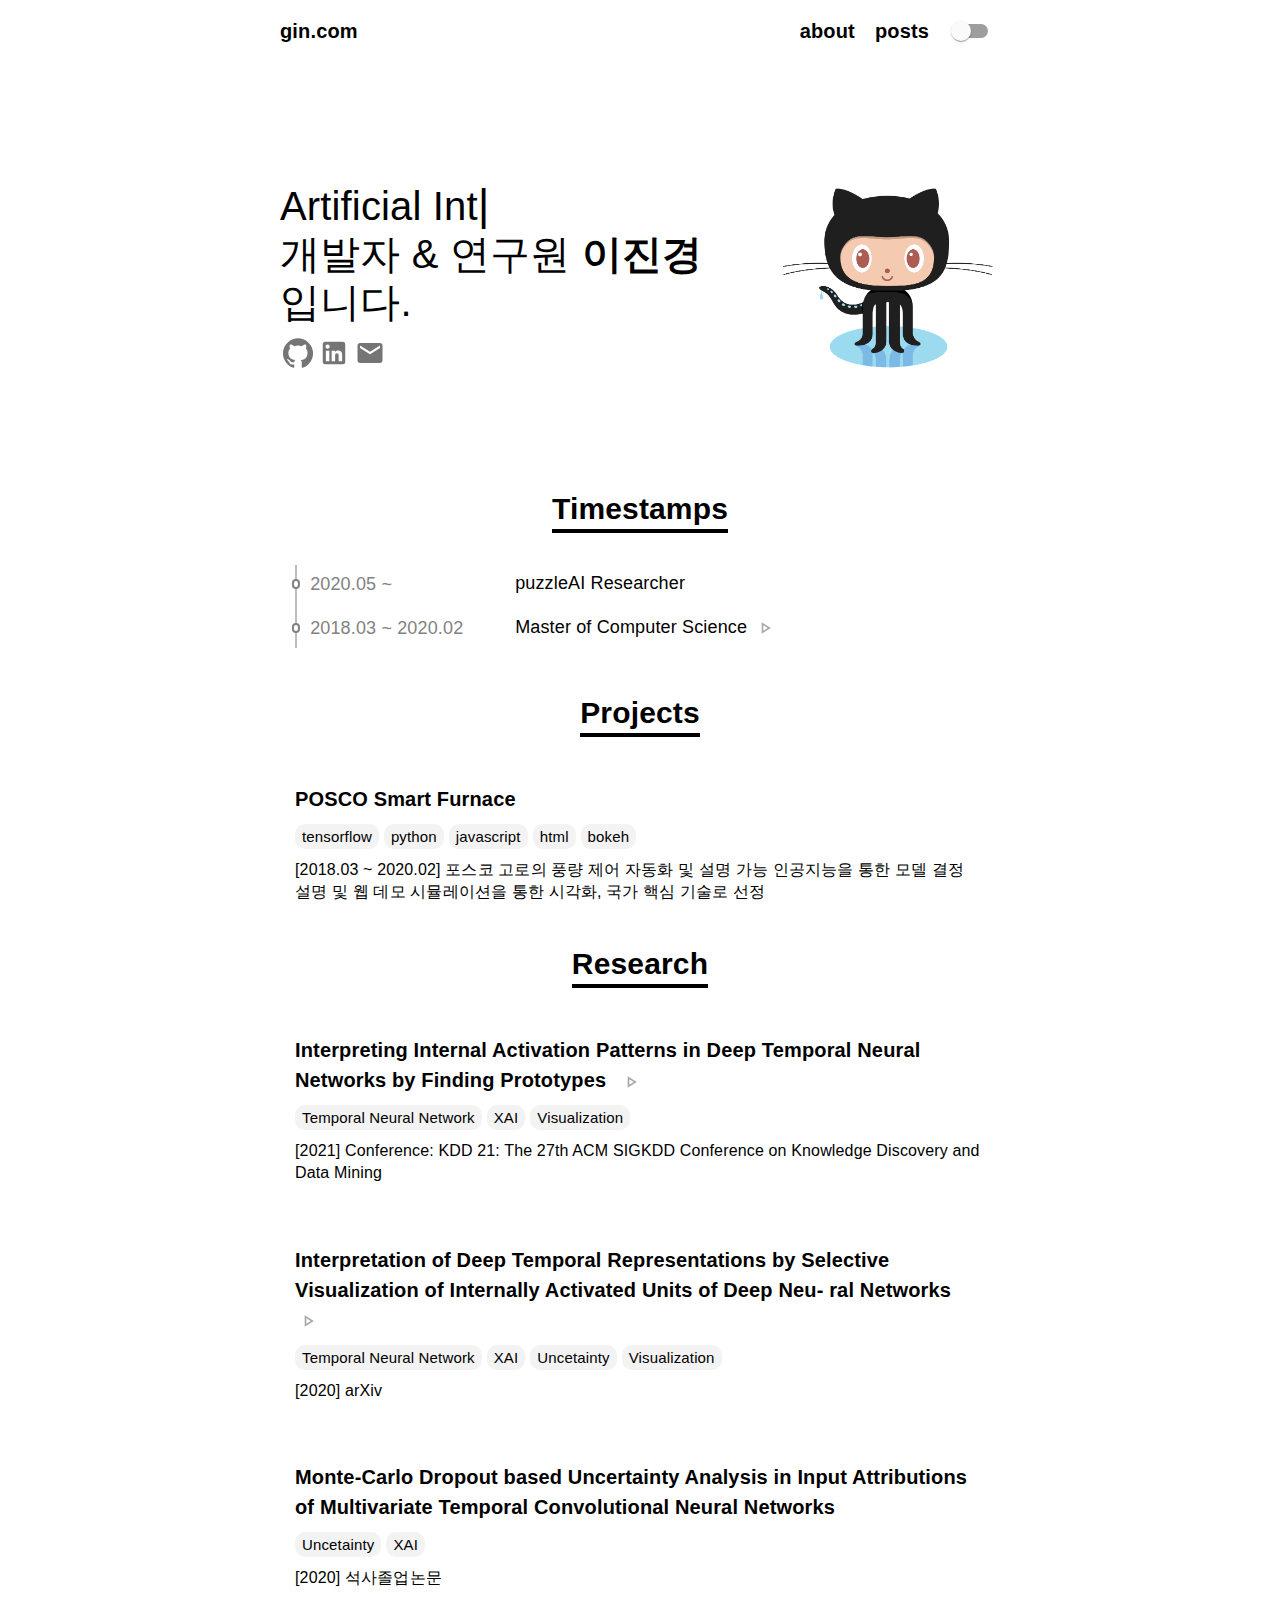
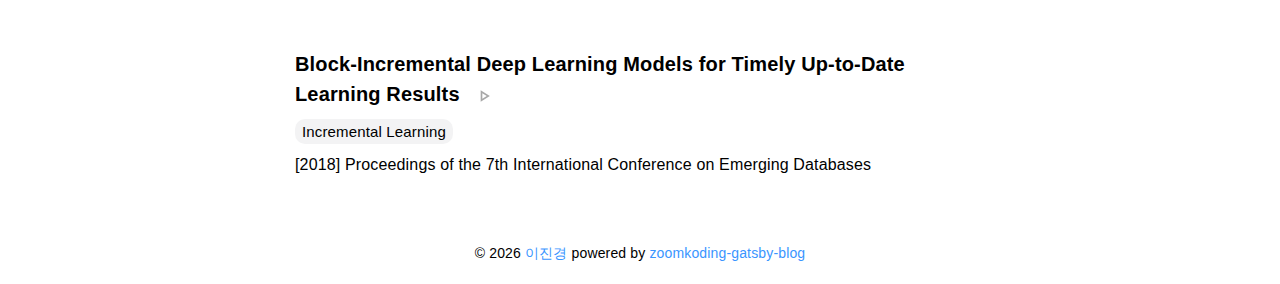
<file: about/index.html>
<!DOCTYPE html><html lang="en"><head><meta charSet="utf-8"/><meta http-equiv="x-ua-compatible" content="ie=edge"/><meta name="viewport" content="width=device-width, initial-scale=1, shrink-to-fit=no"/><style data-href="/styles.cb775544401a1f8661d7.css" id="gatsby-global-css">@font-face{font-display:swap;font-family:Montserrat;font-style:normal;font-weight:400;src:url(/static/montserrat-cyrillic-ext-400-normal-a13ef88d6cc2bace52bc1684ecb8823d.woff2) format("woff2"),url(/static/montserrat-all-400-normal-7bf99c007acd1baa1f21903b6fda4d65.woff) format("woff");unicode-range:U+0460-052f,U+1c80-1c88,U+20b4,U+2de0-2dff,U+a640-a69f,U+fe2e-fe2f}@font-face{font-display:swap;font-family:Montserrat;font-style:normal;font-weight:400;src:url(/static/montserrat-cyrillic-400-normal-298b48e6dfdf7ec4ef8907ff8a7182b1.woff2) format("woff2"),url(/static/montserrat-all-400-normal-7bf99c007acd1baa1f21903b6fda4d65.woff) format("woff");unicode-range:U+0400-045f,U+0490-0491,U+04b0-04b1,U+2116}@font-face{font-display:swap;font-family:Montserrat;font-style:normal;font-weight:400;src:url([data-uri]) format("woff2"),url(/static/montserrat-all-400-normal-7bf99c007acd1baa1f21903b6fda4d65.woff) format("woff");unicode-range:U+0102-0103,U+0110-0111,U+0128-0129,U+0168-0169,U+01a0-01a1,U+01af-01b0,U+1ea0-1ef9,U+20ab}@font-face{font-display:swap;font-family:Montserrat;font-style:normal;font-weight:400;src:url(/static/montserrat-latin-ext-400-normal-97638b9a50d86ae960e84043314bf07a.woff2) format("woff2"),url(/static/montserrat-all-400-normal-7bf99c007acd1baa1f21903b6fda4d65.woff) format("woff");unicode-range:U+0100-024f,U+0259,U+1e??,U+2020,U+20a0-20ab,U+20ad-20cf,U+2113,U+2c60-2c7f,U+a720-a7ff}@font-face{font-display:swap;font-family:Montserrat;font-style:normal;font-weight:400;src:url(/static/montserrat-latin-400-normal-bc3aa95dca08f5fee5291e34959c27bc.woff2) format("woff2"),url(/static/montserrat-all-400-normal-7bf99c007acd1baa1f21903b6fda4d65.woff) format("woff");unicode-range:U+00??,U+0131,U+0152-0153,U+02bb-02bc,U+02c6,U+02da,U+02dc,U+2000-206f,U+2074,U+20ac,U+2122,U+2191,U+2193,U+2212,U+2215,U+feff,U+fffd}a,abbr,acronym,address,applet,article,aside,audio,b,big,blockquote,body,canvas,caption,center,cite,code,dd,del,details,dfn,div,dl,dt,em,embed,fieldset,figcaption,figure,footer,form,h1,h2,h3,h4,h5,h6,header,hgroup,html,i,iframe,img,ins,kbd,label,legend,li,mark,menu,nav,object,ol,output,p,pre,q,ruby,s,samp,section,small,span,strike,strong,sub,summary,sup,table,tbody,td,tfoot,th,thead,time,tr,tt,u,ul,var,video{border:0;font-size:100%;font:inherit;margin:0;padding:0;vertical-align:baseline}article,aside,details,figcaption,figure,footer,header,hgroup,menu,nav,section{display:block}body{line-height:1}ol,ul{list-style:none}blockquote,q{quotes:none}blockquote:after,blockquote:before,q:after,q:before{content:"";content:none}table{border-collapse:collapse;border-spacing:0}a{outline:none;text-decoration:none}body{--background-color:#fff;--primary-text-color:#000;--secondary-text-color:#9e9e9e;--content-text-color:#37352f;--button-background-color:#f3f3f4;--button-text-color:#363f47;--tab-text-color:#6e6d7a;--tab-hover-text-color:#0d0c22;--tab-selected-background-color:rgba(13,12,34,0.05);--bio-link-icon-color:rgba(0,0,0,0.54);--about-link-icon-color:#a8a8a8;--chip-background-color:#f3f3f4;--link-text-color:rgb(55 53 47/70%);--post-card-border-color:rgba(0,0,0,0.12);--markdown-table-even-cell-background-color:#f6f8fa;--markdown-table-border-color:#dfe2e5;--markdown-blockquote-border-color:#dfe2e5;--markdown-border-color:#e1e4e8}body.dark{--background-color:#232326;--primary-text-color:#e6e6e6;--secondary-text-color:#768390;--content-text-color:#e6e6e6;--button-background-color:#444c56;--button-text-color:#363f47;--tab-text-color:#768390;--tab-hover-text-color:#acbac7;--tab-selected-background-color:#373e47;--chip-background-color:#323a42;--bio-link-icon-color:#e6e6e6;--about-link-icon-color:#a8a8a8;--link-text-color:#90b0ec;--post-card-border-color:#363f47;--markdown-table-even-cell-background-color:#2d333b;--markdown-table-border-color:#444c56;--markdown-blockquote-border-color:#4f5864;--markdown-border-color:#e1e4e8}*{-webkit-appearance:none;appearance:none;box-sizing:border-box}html{background:var(--background-color);font-family:-apple-system,BlinkMacSystemFont,Segoe UI,Helvetica,Arial,sans-serif,Apple Color Emoji,Segoe UI Emoji;font-size:14px;height:100%;overflow-y:scroll;width:100%}html.transition,html.transition *,html.transition :after,html.transition :before{transition:.42s cubic-bezier(.68,-.55,.27,1.55)!important;transition-delay:0!important}body{-webkit-font-smoothing:antialiased;-moz-osx-font-smoothing:grayscale;background-color:var(--background-color);color:var(--primary-text-color);height:100%;margin:0;width:100%;word-break:keep-all}ul{-webkit-margin-before:0;-webkit-margin-after:0;-webkit-margin-start:0;-webkit-margin-end:0;-webkit-padding-start:0;margin-block-end:0;margin-block-start:0;margin-inline-end:0;margin-inline-start:0;padding-inline-start:0}a{color:var(--link-text-color)}.markdown .octicon{fill:currentColor;display:inline-block;vertical-align:text-bottom}.markdown .anchor{float:left;line-height:1;margin-left:-20px;padding-right:4px}.markdown .anchor:focus{outline:none}.markdown h1 .octicon-link,.markdown h2 .octicon-link,.markdown h3 .octicon-link,.markdown h4 .octicon-link,.markdown h5 .octicon-link,.markdown h6 .octicon-link{color:#1b1f23;vertical-align:middle;visibility:hidden}.markdown h1:hover .anchor,.markdown h2:hover .anchor,.markdown h3:hover .anchor,.markdown h4:hover .anchor,.markdown h5:hover .anchor,.markdown h6:hover .anchor{text-decoration:none}.markdown h1:hover .anchor .octicon-link,.markdown h2:hover .anchor .octicon-link,.markdown h3:hover .anchor .octicon-link,.markdown h4:hover .anchor .octicon-link,.markdown h5:hover .anchor .octicon-link,.markdown h6:hover .anchor .octicon-link{visibility:visible}.markdown h1:hover .anchor .octicon-link:before,.markdown h2:hover .anchor .octicon-link:before,.markdown h3:hover .anchor .octicon-link:before,.markdown h4:hover .anchor .octicon-link:before,.markdown h5:hover .anchor .octicon-link:before,.markdown h6:hover .anchor .octicon-link:before{background-image:url("data:image/svg+xml;charset=utf-8,%3Csvg xmlns='http://www.w3.org/2000/svg' width='16' height='16' aria-hidden='true'%3E%3Cpath fill-rule='evenodd' d='M4 9h1v1H4c-1.5 0-3-1.69-3-3.5S2.55 3 4 3h4c1.45 0 3 1.69 3 3.5 0 1.41-.91 2.72-2 3.25V8.59c.58-.45 1-1.27 1-2.09C10 5.22 8.98 4 8 4H4c-.98 0-2 1.22-2 2.5S3 9 4 9zm9-3h-1v1h1c1 0 2 1.22 2 2.5S13.98 12 13 12H9c-.98 0-2-1.22-2-2.5 0-.83.42-1.64 1-2.09V6.25c-1.09.53-2 1.84-2 3.25C6 11.31 7.55 13 9 13h4c1.45 0 3-1.69 3-3.5S14.5 6 13 6z'/%3E%3C/svg%3E");content:" ";display:inline-block;height:16px;width:16px}.markdown{-ms-text-size-adjust:100%;-webkit-text-size-adjust:100%;word-wrap:break-word;color:var(--content-text-color);font-family:-apple-system,BlinkMacSystemFont,Segoe UI,Helvetica,Arial,sans-serif,Apple Color Emoji,Segoe UI Emoji;font-size:16px;font-weight:500;line-height:1.5}.markdown details{display:block}.markdown summary{display:list-item}.markdown a{background-color:initial}.markdown a:active,.markdown a:hover{outline-width:0}.markdown strong{font-weight:inherit;font-weight:bolder}.markdown h1{margin:.67em 0}.markdown img{border-style:none}.markdown code,.markdown kbd,.markdown pre{font-family:monospace,monospace;font-size:1em}.markdown hr{box-sizing:initial;overflow:visible}.markdown input{font:inherit;margin:0;overflow:visible}.markdown [type=checkbox]{box-sizing:border-box;padding:0}.markdown *{box-sizing:border-box}.markdown input{font-family:inherit;font-size:inherit;line-height:inherit}.markdown a{border-bottom:.05em solid;border-bottom-color:var(--link-text-color);border-left-color:var(--link-text-color);border-right-color:var(--link-text-color);border-top-color:var(--link-text-color);color:var(--link-text-color);text-decoration:none}.markdown a.anchor{border-bottom:none}.markdown strong{font-weight:700}.markdown hr{background:transparent;border-bottom:1px solid var(--markdown-blockquote-border-color);height:0;margin:15px 0;overflow:hidden}.markdown hr:after,.markdown hr:before{content:"";display:table}.markdown hr:after{clear:both}.markdown table{border-collapse:collapse;border-spacing:0}.markdown td,.markdown th{padding:0}.markdown details summary{cursor:pointer}.markdown h1,.markdown h2,.markdown h3,.markdown h4,.markdown h5,.markdown h6{margin-bottom:0;margin-top:0}.markdown h1{font-size:32px}.markdown h1,.markdown h2{font-weight:600}.markdown h2{font-size:24px}.markdown h3{font-size:20px}.markdown h3,.markdown h4{font-weight:600}.markdown h4{font-size:16px}.markdown h5{font-size:14px}.markdown h5,.markdown h6{font-weight:600}.markdown h6{font-size:12px}.markdown p{margin-bottom:10px;margin-top:0}.markdown blockquote{margin:0}.markdown ol,.markdown ul{margin-bottom:0;margin-top:0;padding-left:0}.markdown ol ol,.markdown ul ol{list-style-type:lower-roman}.markdown ol ol ol,.markdown ol ul ol,.markdown ul ol ol,.markdown ul ul ol{list-style-type:lower-alpha}.markdown dd{margin-left:0}.markdown code,.markdown pre{font-family:SFMono-Regular,Consolas,Liberation Mono,Menlo,monospace;font-size:12px}.markdown code.language-text{border-radius:3px;font-size:85%;padding:.2em .4em}.markdown :not(pre)>code.language-text{background:rgba(135,131,120,.15);color:#eb5757;overflow-wrap:break-word}.markdown pre{margin-bottom:0;margin-top:0}.markdown input::-webkit-inner-spin-button,.markdown input::-webkit-outer-spin-button{-webkit-appearance:none;appearance:none;margin:0}.markdown :checked+.radio-label{border-color:#0366d6;position:relative;z-index:1}.markdown .border{border:1px solid var(--markdown-border-color)!important}.markdown .border-0{border:0!important}.markdown .border-bottom{border-bottom:1px solid var(--markdown-border-color)!important}.markdown .rounded-1{border-radius:3px!important}.markdown .bg-white{background-color:transparent!important}.markdown .bg-gray-light{background-color:#fafbfc!important}.markdown .text-gray-light{color:#6a737d!important}.markdown .pl-3,.markdown .px-3{padding-left:16px!important}.markdown .px-3{padding-right:16px!important}.markdown .f6{font-size:12px!important}.markdown .lh-condensed{line-height:1.25!important}.markdown .text-bold{font-weight:600!important}.markdown .pl-c{color:#6a737d}.markdown .pl-c1,.markdown .pl-s .pl-v{color:#005cc5}.markdown .pl-e,.markdown .pl-en{color:#6f42c1}.markdown .pl-s .pl-s1,.markdown .pl-smi{color:#24292e}.markdown .pl-ent{color:#22863a}.markdown .pl-k{color:#d73a49}.markdown .pl-pds,.markdown .pl-s,.markdown .pl-s .pl-pse .pl-s1,.markdown .pl-sr,.markdown .pl-sr .pl-cce,.markdown .pl-sr .pl-sra,.markdown .pl-sr .pl-sre{color:#032f62}.markdown .pl-smw,.markdown .pl-v{color:#e36209}.markdown .pl-bu{color:#b31d28}.markdown .pl-ii{background-color:#b31d28;color:#fafbfc}.markdown .pl-c2{background-color:#d73a49;color:#fafbfc}.markdown .pl-c2:before{content:"^M"}.markdown .pl-sr .pl-cce{color:#22863a;font-weight:700}.markdown .pl-ml{color:#735c0f}.markdown .pl-mh,.markdown .pl-mh .pl-en,.markdown .pl-ms{color:#005cc5;font-weight:700}.markdown .pl-mi{color:#24292e;font-style:italic}.markdown .pl-mb{color:#24292e;font-weight:700}.markdown .pl-md{background-color:#ffeef0;color:#b31d28}.markdown .pl-mi1{background-color:#f0fff4;color:#22863a}.markdown .pl-mc{background-color:#ffebda;color:#e36209}.markdown .pl-mi2{background-color:#005cc5;color:#f6f8fa}.markdown .pl-mdr{color:#6f42c1;font-weight:700}.markdown .pl-ba{color:#586069}.markdown .pl-sg{color:#959da5}.markdown .pl-corl{color:#032f62;text-decoration:underline}.markdown .mb-0{margin-bottom:0!important}.markdown .my-2{margin-bottom:8px!important;margin-top:8px!important}.markdown .pl-0{padding-left:0!important}.markdown .py-0{padding-bottom:0!important;padding-top:0!important}.markdown .pl-1{padding-left:4px!important}.markdown .pl-2{padding-left:8px!important}.markdown .py-2{padding-bottom:8px!important;padding-top:8px!important}.markdown .pl-3{padding-left:16px!important}.markdown .pl-4{padding-left:24px!important}.markdown .pl-5{padding-left:32px!important}.markdown .pl-6{padding-left:40px!important}.markdown .pl-7{padding-left:48px!important}.markdown .pl-8{padding-left:64px!important}.markdown .pl-9{padding-left:80px!important}.markdown .pl-10{padding-left:96px!important}.markdown .pl-11{padding-left:112px!important}.markdown .pl-12{padding-left:128px!important}.markdown hr{border-bottom-color:#eee}.markdown kbd{background-color:#fafbfc;border:1px solid #d1d5da;border-radius:3px;box-shadow:inset 0 -1px 0 #d1d5da;color:#444d56;display:inline-block;font:11px SFMono-Regular,Consolas,Liberation Mono,Menlo,monospace;line-height:10px;padding:3px 5px;vertical-align:middle}.markdown:after,.markdown:before{content:"";display:table}.markdown:after{clear:both}.markdown>:first-child{margin-top:0!important}.markdown>:last-child{margin-bottom:0!important}.markdown a:not([href]){color:inherit;text-decoration:none}.markdown blockquote,.markdown details,.markdown dl,.markdown ol,.markdown p,.markdown pre,.markdown table,.markdown ul{margin-bottom:16px;margin-top:0}.markdown hr{background-color:var(--markdown-border-color);border:0;height:.25em;margin:24px 0;padding:0}.markdown blockquote{border-left:.25em solid var(--markdown-blockquote-border-color);color:#6a737d;padding:0 1em}.markdown blockquote>:first-child{margin-top:0}.markdown blockquote>:last-child{margin-bottom:0}.markdown h1,.markdown h2,.markdown h3,.markdown h4,.markdown h5,.markdown h6{font-weight:600;line-height:1.25;margin-bottom:16px;margin-top:24px}.markdown h1{font-size:2em}.markdown h2{font-size:1.5em}.markdown h3{font-size:1.25em}.markdown h4{font-size:1em}.markdown h5{font-size:.875em}.markdown h6{color:#6a737d;font-size:.85em}.markdown ol,.markdown ul{padding-left:2em}.markdown ol ol,.markdown ol ul,.markdown ul ol,.markdown ul ul{margin-bottom:0;margin-top:0}.markdown ol{list-style-type:decimal}.markdown ul{list-style-type:disc}.markdown li{word-wrap:break-all;display:list-item;text-align:-webkit-match-parent}.markdown li>p{margin-top:16px}.markdown li+li{margin-top:.25em}.markdown dl{padding:0}.markdown dl dt{font-size:1em;font-style:italic;font-weight:600;margin-top:16px;padding:0}.markdown dl dd{margin-bottom:16px;padding:0 16px}.markdown table{display:block;overflow:auto;width:100%}.markdown table th{font-weight:600}.markdown table td,.markdown table th{border:1px solid var(--markdown-table-border-color);padding:6px 13px}.markdown table tr{border-top:1px solid var(--markdown-table-border-color)}.markdown table tr:nth-child(2n){background-color:var(--markdown-table-even-cell-background-color)}.markdown img{background-color:transparent;box-sizing:initial;display:block;margin:0 auto;max-width:100%}.markdown img[align=right]{padding-left:20px}.markdown img[align=left]{padding-right:20px}.markdown code{background-color:rgba(27,31,35,.05);border-radius:3px;font-size:85%;margin:0;padding:.2em .4em}.markdown pre{word-wrap:normal}.markdown pre>code{background:transparent;border:0;font-size:100%;margin:0;padding:0;white-space:pre;word-break:normal}.markdown .highlight{margin-bottom:16px}.markdown .highlight pre{margin-bottom:0;word-break:normal}.markdown .highlight pre,.markdown pre{background-color:#f6f8fa;border-radius:3px;font-size:85%;line-height:1.45;overflow:auto;padding:16px}.markdown pre code{word-wrap:normal;background-color:initial;border:0;display:inline;line-height:inherit;margin:0;max-width:auto;overflow:visible;padding:0}.markdown .commit-tease-sha{color:#444d56;display:inline-block;font-family:SFMono-Regular,Consolas,Liberation Mono,Menlo,monospace;font-size:90%}.markdown .full-commit .btn-outline:not(:disabled):hover{border-color:#005cc5;color:#005cc5}.markdown .blob-wrapper{overflow-x:auto;overflow-y:hidden}.markdown .blob-wrapper-embedded{max-height:240px;overflow-y:auto}.markdown .blob-num{color:rgba(27,31,35,.3);cursor:pointer;font-family:SFMono-Regular,Consolas,Liberation Mono,Menlo,monospace;font-size:12px;line-height:20px;min-width:50px;padding-left:10px;padding-right:10px;text-align:right;-webkit-user-select:none;-ms-user-select:none;user-select:none;vertical-align:top;white-space:nowrap;width:1%}.markdown .blob-num:hover{color:rgba(27,31,35,.6)}.markdown .blob-num:before{content:attr(data-line-number)}.markdown .blob-code{line-height:20px;padding-left:10px;padding-right:10px;position:relative;vertical-align:top}.markdown .blob-code-inner{word-wrap:normal;color:#24292e;font-family:SFMono-Regular,Consolas,Liberation Mono,Menlo,monospace;font-size:12px;overflow:visible;white-space:pre}.markdown .pl-token.active,.markdown .pl-token:hover{background:#ffea7f;cursor:pointer}.markdown .tab-size[data-tab-size="1"]{-moz-tab-size:1;-o-tab-size:1;tab-size:1}.markdown .tab-size[data-tab-size="2"]{-moz-tab-size:2;-o-tab-size:2;tab-size:2}.markdown .tab-size[data-tab-size="3"]{-moz-tab-size:3;-o-tab-size:3;tab-size:3}.markdown .tab-size[data-tab-size="4"]{-moz-tab-size:4;-o-tab-size:4;tab-size:4}.markdown .tab-size[data-tab-size="5"]{-moz-tab-size:5;-o-tab-size:5;tab-size:5}.markdown .tab-size[data-tab-size="6"]{-moz-tab-size:6;-o-tab-size:6;tab-size:6}.markdown .tab-size[data-tab-size="7"]{-moz-tab-size:7;-o-tab-size:7;tab-size:7}.markdown .tab-size[data-tab-size="8"]{-moz-tab-size:8;-o-tab-size:8;tab-size:8}.markdown .tab-size[data-tab-size="9"]{-moz-tab-size:9;-o-tab-size:9;tab-size:9}.markdown .tab-size[data-tab-size="10"]{-moz-tab-size:10;-o-tab-size:10;tab-size:10}.markdown .tab-size[data-tab-size="11"]{-moz-tab-size:11;-o-tab-size:11;tab-size:11}.markdown .tab-size[data-tab-size="12"]{-moz-tab-size:12;-o-tab-size:12;tab-size:12}.markdown .task-list-item{list-style-type:none}.markdown .task-list-item+.task-list-item{margin-top:3px}.markdown .task-list-item input{margin:0 .2em .25em -1.6em;vertical-align:middle}.markdown .table-of-contents{align-items:flex-start;display:flex;flex-direction:column;justify-content:center;position:fixed;right:0;top:75px;width:340px}@media(max-width:1300px){.markdown .table-of-contents{display:none}}.markdown .table-of-contents ul{cursor:pointer;list-style-type:none}.markdown .table-of-contents ul li a{border-bottom:none;color:var(--secondary-text-color);font-size:14px;height:30px;padding:6px 2px;width:100%}.markdown .table-of-contents ul p{margin:0}.markdown .gatsby-resp-image-wrapper{display:flex!important;justify-content:center!important;max-height:560px!important;width:100%!important}.markdown .gatsby-resp-image-wrapper img{height:auto!important;max-height:560px!important;max-width:100%!important;position:relative!important;width:auto!important}code[class*=language-],pre[class*=language-]{word-wrap:normal;background:none;color:#ccc;font-family:Consolas,Monaco,Andale Mono,Ubuntu Mono,monospace;font-size:1em;-webkit-hyphens:none;-ms-hyphens:none;hyphens:none;line-height:1.5;-moz-tab-size:4;-o-tab-size:4;tab-size:4;text-align:left;white-space:pre;word-break:normal;word-spacing:normal}pre[class*=language-]{margin:.5em 0;overflow:auto;padding:1em}:not(pre)>code[class*=language-],pre[class*=language-]{background:#2d2d2d}:not(pre)>code[class*=language-]{border-radius:.3em;padding:.1em;white-space:normal}.token.block-comment,.token.cdata,.token.comment,.token.doctype,.token.prolog{color:#999}.token.punctuation{color:#ccc}.token.attr-name,.token.deleted,.token.namespace,.token.tag{color:#e2777a}.token.function-name{color:#6196cc}.token.boolean,.token.function,.token.number{color:#f08d49}.token.class-name,.token.constant,.token.property,.token.symbol{color:#f8c555}.token.atrule,.token.builtin,.token.important,.token.keyword,.token.selector{color:#cc99cd}.token.attr-value,.token.char,.token.regex,.token.string,.token.variable{color:#7ec699}.token.entity,.token.operator,.token.url{color:#67cdcc}.token.bold,.token.important{font-weight:700}.token.italic{font-style:italic}.token.entity{cursor:help}.token.inserted{color:green}.mjx-chtml{word-wrap:normal;border:0;direction:ltr;display:inline-block;float:none;font-size:100%;font-size-adjust:none;font-style:normal;font-weight:400;letter-spacing:normal;line-height:0;margin:0;max-height:none;max-width:none;min-height:0;min-width:0;padding:1px 0;text-align:left;text-indent:0;text-transform:none;white-space:nowrap;word-spacing:normal}.MJXc-display{display:block;margin:1em 0;padding:0;text-align:center}.mjx-chtml[tabindex]:focus,body :focus .mjx-chtml[tabindex]{display:inline-table}.mjx-full-width{display:table-cell!important;text-align:center;width:10000em}.mjx-math{border-collapse:separate;border-spacing:0;display:inline-block}.mjx-math *{box-sizing:content-box!important;display:inline-block;text-align:left}.mjx-denominator,.mjx-numerator{display:block;text-align:center}.MJXc-stacked{height:0;position:relative}.MJXc-stacked>*{position:absolute}.mjx-stack,.MJXc-bevelled>*{display:inline-block}.mjx-op{display:block}.mjx-under{display:table-cell}.mjx-over{display:block}.mjx-over>*,.mjx-under>*{padding-left:0!important;padding-right:0!important}.mjx-prestack>.mjx-presub,.mjx-prestack>.mjx-presup,.mjx-stack>.mjx-sub,.mjx-stack>.mjx-sup{display:block}.mjx-delim-h>.mjx-char{display:inline-block}.mjx-surd{vertical-align:top}.mjx-surd+.mjx-box{display:inline-flex}.mjx-mphantom *{visibility:hidden}.mjx-merror{background-color:#ff8;border:1px solid #c00;color:#c00;font-size:90%;font-style:normal;padding:2px 3px}.mjx-annotation-xml{line-height:normal}.mjx-menclose>svg{fill:none;stroke:currentColor;overflow:visible}.mjx-mlabeledtr,.mjx-mtr{display:table-row}.mjx-mtd{display:table-cell;text-align:center}.mjx-label{display:table-row}.mjx-box{display:inline-block}.mjx-block{display:block}.mjx-span{display:inline}.mjx-char{display:block;white-space:pre}.mjx-itable{display:inline-table;width:auto}.mjx-row{display:table-row}.mjx-cell{display:table-cell}.mjx-table{display:table;width:100%}.mjx-line{display:block;height:0}.mjx-strut{padding-top:1em;width:0}.mjx-vsize{width:0}.MJXc-space1{margin-left:.167em}.MJXc-space2{margin-left:.222em}.MJXc-space3{margin-left:.278em}.mjx-test.mjx-test-display{display:table!important}.mjx-test.mjx-test-inline{display:inline!important;margin-right:-1px}.mjx-test.mjx-test-default{clear:both;display:block!important}.mjx-ex-box{border:0;display:inline-block!important;height:60ex;margin:0;max-height:none;min-height:0;overflow:hidden;padding:0;position:absolute;width:1px}.mjx-test-inline .mjx-left-box{display:inline-block;float:left;width:0}.mjx-test-inline .mjx-right-box{display:inline-block;float:right;width:0}.mjx-test-display .mjx-right-box{border:0;display:table-cell!important;margin:0;max-width:none;min-width:0;padding:0;width:10000em!important}.MJXc-TeX-unknown-R{font-family:monospace;font-style:normal;font-weight:400}.MJXc-TeX-unknown-I{font-family:monospace;font-style:italic;font-weight:400}.MJXc-TeX-unknown-B{font-family:monospace;font-style:normal;font-weight:700}.MJXc-TeX-unknown-BI{font-family:monospace;font-style:italic;font-weight:700}.MJXc-TeX-ams-R{font-family:MJXc-TeX-ams-R,MJXc-TeX-ams-Rw}.MJXc-TeX-cal-B{font-family:MJXc-TeX-cal-B,MJXc-TeX-cal-Bx,MJXc-TeX-cal-Bw}.MJXc-TeX-frak-R{font-family:MJXc-TeX-frak-R,MJXc-TeX-frak-Rw}.MJXc-TeX-frak-B{font-family:MJXc-TeX-frak-B,MJXc-TeX-frak-Bx,MJXc-TeX-frak-Bw}.MJXc-TeX-math-BI{font-family:MJXc-TeX-math-BI,MJXc-TeX-math-BIx,MJXc-TeX-math-BIw}.MJXc-TeX-sans-R{font-family:MJXc-TeX-sans-R,MJXc-TeX-sans-Rw}.MJXc-TeX-sans-B{font-family:MJXc-TeX-sans-B,MJXc-TeX-sans-Bx,MJXc-TeX-sans-Bw}.MJXc-TeX-sans-I{font-family:MJXc-TeX-sans-I,MJXc-TeX-sans-Ix,MJXc-TeX-sans-Iw}.MJXc-TeX-script-R{font-family:MJXc-TeX-script-R,MJXc-TeX-script-Rw}.MJXc-TeX-type-R{font-family:MJXc-TeX-type-R,MJXc-TeX-type-Rw}.MJXc-TeX-cal-R{font-family:MJXc-TeX-cal-R,MJXc-TeX-cal-Rw}.MJXc-TeX-main-B{font-family:MJXc-TeX-main-B,MJXc-TeX-main-Bx,MJXc-TeX-main-Bw}.MJXc-TeX-main-I{font-family:MJXc-TeX-main-I,MJXc-TeX-main-Ix,MJXc-TeX-main-Iw}.MJXc-TeX-main-R{font-family:MJXc-TeX-main-R,MJXc-TeX-main-Rw}.MJXc-TeX-math-I{font-family:MJXc-TeX-math-I,MJXc-TeX-math-Ix,MJXc-TeX-math-Iw}.MJXc-TeX-size1-R{font-family:MJXc-TeX-size1-R,MJXc-TeX-size1-Rw}.MJXc-TeX-size2-R{font-family:MJXc-TeX-size2-R,MJXc-TeX-size2-Rw}.MJXc-TeX-size3-R{font-family:MJXc-TeX-size3-R,MJXc-TeX-size3-Rw}.MJXc-TeX-size4-R{font-family:MJXc-TeX-size4-R,MJXc-TeX-size4-Rw}.MJXc-TeX-vec-R{font-family:MJXc-TeX-vec-R,MJXc-TeX-vec-Rw}.MJXc-TeX-vec-B{font-family:MJXc-TeX-vec-B,MJXc-TeX-vec-Bx,MJXc-TeX-vec-Bw}@font-face{font-family:MJXc-TeX-ams-R;src:local("MathJax_AMS"),local("MathJax_AMS-Regular")}@font-face{font-family:MJXc-TeX-ams-Rw;src:url(https://cdn.jsdelivr.net/npm/mathjax@2.7.8/fonts/HTML-CSS/TeX/eot/MathJax_AMS-Regular.eot);src:url(https://cdn.jsdelivr.net/npm/mathjax@2.7.8/fonts/HTML-CSS/TeX/woff/MathJax_AMS-Regular.woff) format("woff"),url(https://cdn.jsdelivr.net/npm/mathjax@2.7.8/fonts/HTML-CSS/TeX/otf/MathJax_AMS-Regular.otf) format("opentype")}@font-face{font-family:MJXc-TeX-cal-B;src:local("MathJax_Caligraphic Bold"),local("MathJax_Caligraphic-Bold")}@font-face{font-family:MJXc-TeX-cal-Bx;font-weight:700;src:local("MathJax_Caligraphic")}@font-face{font-family:MJXc-TeX-cal-Bw;src:url(https://cdn.jsdelivr.net/npm/mathjax@2.7.8/fonts/HTML-CSS/TeX/eot/MathJax_Caligraphic-Bold.eot);src:url(https://cdn.jsdelivr.net/npm/mathjax@2.7.8/fonts/HTML-CSS/TeX/woff/MathJax_Caligraphic-Bold.woff) format("woff"),url(https://cdn.jsdelivr.net/npm/mathjax@2.7.8/fonts/HTML-CSS/TeX/otf/MathJax_Caligraphic-Bold.otf) format("opentype")}@font-face{font-family:MJXc-TeX-frak-R;src:local("MathJax_Fraktur"),local("MathJax_Fraktur-Regular")}@font-face{font-family:MJXc-TeX-frak-Rw;src:url(https://cdn.jsdelivr.net/npm/mathjax@2.7.8/fonts/HTML-CSS/TeX/eot/MathJax_Fraktur-Regular.eot);src:url(https://cdn.jsdelivr.net/npm/mathjax@2.7.8/fonts/HTML-CSS/TeX/woff/MathJax_Fraktur-Regular.woff) format("woff"),url(https://cdn.jsdelivr.net/npm/mathjax@2.7.8/fonts/HTML-CSS/TeX/otf/MathJax_Fraktur-Regular.otf) format("opentype")}@font-face{font-family:MJXc-TeX-frak-B;src:local("MathJax_Fraktur Bold"),local("MathJax_Fraktur-Bold")}@font-face{font-family:MJXc-TeX-frak-Bx;font-weight:700;src:local("MathJax_Fraktur")}@font-face{font-family:MJXc-TeX-frak-Bw;src:url(https://cdn.jsdelivr.net/npm/mathjax@2.7.8/fonts/HTML-CSS/TeX/eot/MathJax_Fraktur-Bold.eot);src:url(https://cdn.jsdelivr.net/npm/mathjax@2.7.8/fonts/HTML-CSS/TeX/woff/MathJax_Fraktur-Bold.woff) format("woff"),url(https://cdn.jsdelivr.net/npm/mathjax@2.7.8/fonts/HTML-CSS/TeX/otf/MathJax_Fraktur-Bold.otf) format("opentype")}@font-face{font-family:MJXc-TeX-math-BI;src:local("MathJax_Math BoldItalic"),local("MathJax_Math-BoldItalic")}@font-face{font-family:MJXc-TeX-math-BIx;font-style:italic;font-weight:700;src:local("MathJax_Math")}@font-face{font-family:MJXc-TeX-math-BIw;src:url(https://cdn.jsdelivr.net/npm/mathjax@2.7.8/fonts/HTML-CSS/TeX/eot/MathJax_Math-BoldItalic.eot);src:url(https://cdn.jsdelivr.net/npm/mathjax@2.7.8/fonts/HTML-CSS/TeX/woff/MathJax_Math-BoldItalic.woff) format("woff"),url(https://cdn.jsdelivr.net/npm/mathjax@2.7.8/fonts/HTML-CSS/TeX/otf/MathJax_Math-BoldItalic.otf) format("opentype")}@font-face{font-family:MJXc-TeX-sans-R;src:local("MathJax_SansSerif"),local("MathJax_SansSerif-Regular")}@font-face{font-family:MJXc-TeX-sans-Rw;src:url(https://cdn.jsdelivr.net/npm/mathjax@2.7.8/fonts/HTML-CSS/TeX/eot/MathJax_SansSerif-Regular.eot);src:url(https://cdn.jsdelivr.net/npm/mathjax@2.7.8/fonts/HTML-CSS/TeX/woff/MathJax_SansSerif-Regular.woff) format("woff"),url(https://cdn.jsdelivr.net/npm/mathjax@2.7.8/fonts/HTML-CSS/TeX/otf/MathJax_SansSerif-Regular.otf) format("opentype")}@font-face{font-family:MJXc-TeX-sans-B;src:local("MathJax_SansSerif Bold"),local("MathJax_SansSerif-Bold")}@font-face{font-family:MJXc-TeX-sans-Bx;font-weight:700;src:local("MathJax_SansSerif")}@font-face{font-family:MJXc-TeX-sans-Bw;src:url(https://cdn.jsdelivr.net/npm/mathjax@2.7.8/fonts/HTML-CSS/TeX/eot/MathJax_SansSerif-Bold.eot);src:url(https://cdn.jsdelivr.net/npm/mathjax@2.7.8/fonts/HTML-CSS/TeX/woff/MathJax_SansSerif-Bold.woff) format("woff"),url(https://cdn.jsdelivr.net/npm/mathjax@2.7.8/fonts/HTML-CSS/TeX/otf/MathJax_SansSerif-Bold.otf) format("opentype")}@font-face{font-family:MJXc-TeX-sans-I;src:local("MathJax_SansSerif Italic"),local("MathJax_SansSerif-Italic")}@font-face{font-family:MJXc-TeX-sans-Ix;font-style:italic;src:local("MathJax_SansSerif")}@font-face{font-family:MJXc-TeX-sans-Iw;src:url(https://cdn.jsdelivr.net/npm/mathjax@2.7.8/fonts/HTML-CSS/TeX/eot/MathJax_SansSerif-Italic.eot);src:url(https://cdn.jsdelivr.net/npm/mathjax@2.7.8/fonts/HTML-CSS/TeX/woff/MathJax_SansSerif-Italic.woff) format("woff"),url(https://cdn.jsdelivr.net/npm/mathjax@2.7.8/fonts/HTML-CSS/TeX/otf/MathJax_SansSerif-Italic.otf) format("opentype")}@font-face{font-family:MJXc-TeX-script-R;src:local("MathJax_Script"),local("MathJax_Script-Regular")}@font-face{font-family:MJXc-TeX-script-Rw;src:url(https://cdn.jsdelivr.net/npm/mathjax@2.7.8/fonts/HTML-CSS/TeX/eot/MathJax_Script-Regular.eot);src:url(https://cdn.jsdelivr.net/npm/mathjax@2.7.8/fonts/HTML-CSS/TeX/woff/MathJax_Script-Regular.woff) format("woff"),url(https://cdn.jsdelivr.net/npm/mathjax@2.7.8/fonts/HTML-CSS/TeX/otf/MathJax_Script-Regular.otf) format("opentype")}@font-face{font-family:MJXc-TeX-type-R;src:local("MathJax_Typewriter"),local("MathJax_Typewriter-Regular")}@font-face{font-family:MJXc-TeX-type-Rw;src:url(https://cdn.jsdelivr.net/npm/mathjax@2.7.8/fonts/HTML-CSS/TeX/eot/MathJax_Typewriter-Regular.eot);src:url(https://cdn.jsdelivr.net/npm/mathjax@2.7.8/fonts/HTML-CSS/TeX/woff/MathJax_Typewriter-Regular.woff) format("woff"),url(https://cdn.jsdelivr.net/npm/mathjax@2.7.8/fonts/HTML-CSS/TeX/otf/MathJax_Typewriter-Regular.otf) format("opentype")}@font-face{font-family:MJXc-TeX-cal-R;src:local("MathJax_Caligraphic"),local("MathJax_Caligraphic-Regular")}@font-face{font-family:MJXc-TeX-cal-Rw;src:url(https://cdn.jsdelivr.net/npm/mathjax@2.7.8/fonts/HTML-CSS/TeX/eot/MathJax_Caligraphic-Regular.eot);src:url(https://cdn.jsdelivr.net/npm/mathjax@2.7.8/fonts/HTML-CSS/TeX/woff/MathJax_Caligraphic-Regular.woff) format("woff"),url(https://cdn.jsdelivr.net/npm/mathjax@2.7.8/fonts/HTML-CSS/TeX/otf/MathJax_Caligraphic-Regular.otf) format("opentype")}@font-face{font-family:MJXc-TeX-main-B;src:local("MathJax_Main Bold"),local("MathJax_Main-Bold")}@font-face{font-family:MJXc-TeX-main-Bx;font-weight:700;src:local("MathJax_Main")}@font-face{font-family:MJXc-TeX-main-Bw;src:url(https://cdn.jsdelivr.net/npm/mathjax@2.7.8/fonts/HTML-CSS/TeX/eot/MathJax_Main-Bold.eot);src:url(https://cdn.jsdelivr.net/npm/mathjax@2.7.8/fonts/HTML-CSS/TeX/woff/MathJax_Main-Bold.woff) format("woff"),url(https://cdn.jsdelivr.net/npm/mathjax@2.7.8/fonts/HTML-CSS/TeX/otf/MathJax_Main-Bold.otf) format("opentype")}@font-face{font-family:MJXc-TeX-main-I;src:local("MathJax_Main Italic"),local("MathJax_Main-Italic")}@font-face{font-family:MJXc-TeX-main-Ix;font-style:italic;src:local("MathJax_Main")}@font-face{font-family:MJXc-TeX-main-Iw;src:url(https://cdn.jsdelivr.net/npm/mathjax@2.7.8/fonts/HTML-CSS/TeX/eot/MathJax_Main-Italic.eot);src:url(https://cdn.jsdelivr.net/npm/mathjax@2.7.8/fonts/HTML-CSS/TeX/woff/MathJax_Main-Italic.woff) format("woff"),url(https://cdn.jsdelivr.net/npm/mathjax@2.7.8/fonts/HTML-CSS/TeX/otf/MathJax_Main-Italic.otf) format("opentype")}@font-face{font-family:MJXc-TeX-main-R;src:local("MathJax_Main"),local("MathJax_Main-Regular")}@font-face{font-family:MJXc-TeX-main-Rw;src:url(https://cdn.jsdelivr.net/npm/mathjax@2.7.8/fonts/HTML-CSS/TeX/eot/MathJax_Main-Regular.eot);src:url(https://cdn.jsdelivr.net/npm/mathjax@2.7.8/fonts/HTML-CSS/TeX/woff/MathJax_Main-Regular.woff) format("woff"),url(https://cdn.jsdelivr.net/npm/mathjax@2.7.8/fonts/HTML-CSS/TeX/otf/MathJax_Main-Regular.otf) format("opentype")}@font-face{font-family:MJXc-TeX-math-I;src:local("MathJax_Math Italic"),local("MathJax_Math-Italic")}@font-face{font-family:MJXc-TeX-math-Ix;font-style:italic;src:local("MathJax_Math")}@font-face{font-family:MJXc-TeX-math-Iw;src:url(https://cdn.jsdelivr.net/npm/mathjax@2.7.8/fonts/HTML-CSS/TeX/eot/MathJax_Math-Italic.eot);src:url(https://cdn.jsdelivr.net/npm/mathjax@2.7.8/fonts/HTML-CSS/TeX/woff/MathJax_Math-Italic.woff) format("woff"),url(https://cdn.jsdelivr.net/npm/mathjax@2.7.8/fonts/HTML-CSS/TeX/otf/MathJax_Math-Italic.otf) format("opentype")}@font-face{font-family:MJXc-TeX-size1-R;src:local("MathJax_Size1"),local("MathJax_Size1-Regular")}@font-face{font-family:MJXc-TeX-size1-Rw;src:url(https://cdn.jsdelivr.net/npm/mathjax@2.7.8/fonts/HTML-CSS/TeX/eot/MathJax_Size1-Regular.eot);src:url(https://cdn.jsdelivr.net/npm/mathjax@2.7.8/fonts/HTML-CSS/TeX/woff/MathJax_Size1-Regular.woff) format("woff"),url(https://cdn.jsdelivr.net/npm/mathjax@2.7.8/fonts/HTML-CSS/TeX/otf/MathJax_Size1-Regular.otf) format("opentype")}@font-face{font-family:MJXc-TeX-size2-R;src:local("MathJax_Size2"),local("MathJax_Size2-Regular")}@font-face{font-family:MJXc-TeX-size2-Rw;src:url(https://cdn.jsdelivr.net/npm/mathjax@2.7.8/fonts/HTML-CSS/TeX/eot/MathJax_Size2-Regular.eot);src:url(https://cdn.jsdelivr.net/npm/mathjax@2.7.8/fonts/HTML-CSS/TeX/woff/MathJax_Size2-Regular.woff) format("woff"),url(https://cdn.jsdelivr.net/npm/mathjax@2.7.8/fonts/HTML-CSS/TeX/otf/MathJax_Size2-Regular.otf) format("opentype")}@font-face{font-family:MJXc-TeX-size3-R;src:local("MathJax_Size3"),local("MathJax_Size3-Regular")}@font-face{font-family:MJXc-TeX-size3-Rw;src:url(https://cdn.jsdelivr.net/npm/mathjax@2.7.8/fonts/HTML-CSS/TeX/eot/MathJax_Size3-Regular.eot);src:url(https://cdn.jsdelivr.net/npm/mathjax@2.7.8/fonts/HTML-CSS/TeX/woff/MathJax_Size3-Regular.woff) format("woff"),url(https://cdn.jsdelivr.net/npm/mathjax@2.7.8/fonts/HTML-CSS/TeX/otf/MathJax_Size3-Regular.otf) format("opentype")}@font-face{font-family:MJXc-TeX-size4-R;src:local("MathJax_Size4"),local("MathJax_Size4-Regular")}@font-face{font-family:MJXc-TeX-size4-Rw;src:url(https://cdn.jsdelivr.net/npm/mathjax@2.7.8/fonts/HTML-CSS/TeX/eot/MathJax_Size4-Regular.eot);src:url(https://cdn.jsdelivr.net/npm/mathjax@2.7.8/fonts/HTML-CSS/TeX/woff/MathJax_Size4-Regular.woff) format("woff"),url(https://cdn.jsdelivr.net/npm/mathjax@2.7.8/fonts/HTML-CSS/TeX/otf/MathJax_Size4-Regular.otf) format("opentype")}@font-face{font-family:MJXc-TeX-vec-R;src:local("MathJax_Vector"),local("MathJax_Vector-Regular")}@font-face{font-family:MJXc-TeX-vec-Rw;src:url(https://cdn.jsdelivr.net/npm/mathjax@2.7.8/fonts/HTML-CSS/TeX/eot/MathJax_Vector-Regular.eot);src:url(https://cdn.jsdelivr.net/npm/mathjax@2.7.8/fonts/HTML-CSS/TeX/woff/MathJax_Vector-Regular.woff) format("woff"),url(https://cdn.jsdelivr.net/npm/mathjax@2.7.8/fonts/HTML-CSS/TeX/otf/MathJax_Vector-Regular.otf) format("opentype")}@font-face{font-family:MJXc-TeX-vec-B;src:local("MathJax_Vector Bold"),local("MathJax_Vector-Bold")}@font-face{font-family:MJXc-TeX-vec-Bx;font-weight:700;src:local("MathJax_Vector")}@font-face{font-family:MJXc-TeX-vec-Bw;src:url(https://cdn.jsdelivr.net/npm/mathjax@2.7.8/fonts/HTML-CSS/TeX/eot/MathJax_Vector-Bold.eot);src:url(https://cdn.jsdelivr.net/npm/mathjax@2.7.8/fonts/HTML-CSS/TeX/woff/MathJax_Vector-Bold.woff) format("woff"),url(https://cdn.jsdelivr.net/npm/mathjax@2.7.8/fonts/HTML-CSS/TeX/otf/MathJax_Vector-Bold.otf) format("opentype")}.page-header-wrapper{display:flex;height:62px;justify-content:center;padding-left:15px;padding-right:15px;width:100%}.page-header-wrapper .page-header{align-items:center;display:flex;justify-content:space-between;max-width:720px;width:100%}.page-header-wrapper .page-header .link{color:var(--primary-text-color);font-size:17px;font-weight:700}@media(min-width:768px){.page-header-wrapper .page-header .link{font-size:20px;font-weight:700}}.page-header-wrapper .page-header .trailing-section{align-items:center;display:flex}.page-header-wrapper .page-header .trailing-section .link{margin-left:10px}@media(min-width:768px){.page-header-wrapper .page-header .trailing-section .link{margin-left:20px}}.page-header-wrapper .page-header .trailing-section .dark-mode-switch{margin-left:3px}@media(min-width:768px){.page-header-wrapper .page-header .trailing-section .dark-mode-switch{margin-left:13px}}.page-footer-wrapper{align-items:center;display:flex;height:62px;justify-content:center;margin-top:auto;padding-left:15px;padding-right:15px;width:100%}.page-footer-wrapper .page-footer{max-width:720px;text-align:center;width:100%}.page-footer-wrapper .page-footer .link{color:var(--primary-text-color);font-size:20px;font-weight:700;margin-right:20px}.page-footer-wrapper .page-footer a{color:#3a95ff}.icon{color:var(--about-link-icon-color);font-size:20px}.social-links .icon{color:var(--bio-link-icon-color);font-size:30px}@-webkit-keyframes blinking-cursor{0%{opacity:0}50%{opacity:1}to{opacity:0}}@keyframes blinking-cursor{0%{opacity:0}50%{opacity:1}to{opacity:0}}strong{font-weight:600}.bio-wrapper{align-items:center;color:var(--primary-text-color);margin-bottom:120px;margin-top:120px;padding-left:15px;padding-right:15px}.bio-wrapper,.bio-wrapper .bio{display:flex;flex-direction:column;width:100%}.bio-wrapper .bio{justify-content:space-between;max-width:720px}@media(min-width:768px){.bio-wrapper .bio{align-items:center;flex-direction:row}}.bio-wrapper .bio .introduction{display:flex;flex-direction:column;word-break:keep-all}.bio-wrapper .bio .introduction .react-rotating-text-cursor{-webkit-animation:blinking-cursor .8s cubic-bezier(.68,.01,.01,.99) 0s infinite;animation:blinking-cursor .8s cubic-bezier(.68,.01,.01,.99) 0s infinite}.bio-wrapper .bio .introduction strong{display:inline-block;font-weight:600}.bio-wrapper .bio .introduction.korean{font-size:32px;font-weight:100;line-height:1.2}.bio-wrapper .bio .introduction.korean .title .react-rotating-text-cursor{font-size:35px;line-height:35px}@media(min-width:768px){.bio-wrapper .bio .introduction.korean{font-size:40px}.bio-wrapper .bio .introduction.korean .title .react-rotating-text-cursor{font-size:45px;line-height:45px}}.bio-wrapper .bio .introduction.english{font-family:montserrat;font-size:25px;line-height:1.2}@media(min-width:768px){.bio-wrapper .bio .introduction.english{font-size:45px}}.bio-wrapper .bio .introduction.english .name{font-size:35px;font-weight:600}.bio-wrapper .bio .introduction.english .job{font-size:35px}.bio-wrapper .bio .introduction.english .description{font-size:20px;font-weight:200;margin-top:8px}.bio-wrapper .bio .introduction.english .social-links{display:flex;margin-top:20px}.bio-wrapper .bio .thumbnail{display:none;width:250px}@media(min-width:768px){.bio-wrapper .bio .thumbnail{display:block}}.section-header-wrapper{display:flex;justify-content:center;margin-bottom:32px;width:100%}.section-header-wrapper .section-header{border-bottom:4px solid var(--primary-text-color);color:var(--primary-text-color);font-size:30px;font-weight:700;padding-bottom:5px}.timestamps-section-wrapper{display:flex;justify-content:center;padding-left:15px;padding-right:15px;width:100%}.timestamps-section-wrapper .timestamps-section{align-items:center;display:flex;flex-direction:column;margin-bottom:50px;max-width:720px;width:100%;word-break:keep-all}.timestamps-section-wrapper .timestamps-section .body{padding:0 10px;width:100%}.timestamps-section-wrapper .timestamps-section .body .timestamp{border-left:2px solid #bdbdbd;display:flex;font-size:18px;font-weight:400;justify-items:center;margin-left:5px;padding:10px 0;width:100%}.timestamps-section-wrapper .timestamps-section .body .timestamp:first-child{padding-top:7px}.timestamps-section-wrapper .timestamps-section .body .timestamp:last-child{padding-bottom:7px}.timestamps-section-wrapper .timestamps-section .body .timestamp:before{align-self:center;background-color:var(--background-color);border:2px solid #828282;border-radius:10px;content:"";height:10px;left:-1px;position:relative;-webkit-transform:translatex(-50%);transform:translatex(-50%);width:10px}.timestamps-section-wrapper .timestamps-section .body .timestamp .date{align-self:center;color:#828282;margin-left:5px;margin-right:5px;min-width:115px;width:115px}@media(min-width:768px){.timestamps-section-wrapper .timestamps-section .body .timestamp .date{min-width:200px;width:200px}}.timestamps-section-wrapper .timestamps-section .body .timestamp .activity{line-height:23px;width:100%}.projects-section-wrapper{display:flex;justify-content:center;padding-left:15px;padding-right:15px;width:100%}.projects-section-wrapper .projects-section{align-items:center;display:flex;flex-direction:column;max-width:720px;width:100%}.projects-section-wrapper .projects-section .project{display:flex;flex-direction:column;margin-bottom:30px;padding:15px}.projects-section-wrapper .projects-section .project .head{font-size:20px;font-weight:700;line-height:30px;margin-bottom:10px}.projects-section-wrapper .projects-section .project .body{display:flex;flex-direction:column}.projects-section-wrapper .projects-section .project .body .thumbnail{height:auto;margin-bottom:10px;max-height:600px;max-width:100%;width:auto}.projects-section-wrapper .projects-section .project .body .thumbnail img{-o-object-fit:contain!important;object-fit:contain!important}.projects-section-wrapper .projects-section .project .body .tech-stack{display:flex;margin-bottom:10px}.projects-section-wrapper .projects-section .project .body .tech-stack .tech{background-color:var(--chip-background-color);border-radius:10px;font-size:15px;font-weight:500;margin-right:5px;padding:5px 7px}.projects-section-wrapper .projects-section .project .body .description{font-size:16px;font-weight:400;line-height:1.4}@media(min-width:768px){.projects-section-wrapper .projects-section .project .body{flex-direction:column}.projects-section-wrapper .projects-section .project .body .content{margin-top:0}}.papers-section-wrapper{display:flex;justify-content:center;padding-left:15px;padding-right:15px;width:100%}.papers-section-wrapper .papers-section{align-items:center;display:flex;flex-direction:column;max-width:720px;width:100%}.papers-section-wrapper .papers-section .paper{display:flex;flex-direction:column;margin-bottom:30px;padding:15px}.papers-section-wrapper .papers-section .paper .head{font-size:20px;font-weight:700;line-height:30px;margin-bottom:10px}.papers-section-wrapper .papers-section .paper .body{display:flex;flex-direction:column}.papers-section-wrapper .papers-section .paper .body .thumbnail{height:auto;margin-bottom:10px;max-height:600px;max-width:100%;width:auto}.papers-section-wrapper .papers-section .paper .body .thumbnail img{-o-object-fit:contain!important;object-fit:contain!important}.papers-section-wrapper .papers-section .paper .body .tech-stack{display:flex;margin-bottom:10px}.papers-section-wrapper .papers-section .paper .body .tech-stack .tech{background-color:var(--chip-background-color);border-radius:10px;font-size:15px;font-weight:500;margin-right:5px;padding:5px 7px}.papers-section-wrapper .papers-section .paper .body .description{font-size:16px;font-weight:400;line-height:1.4}@media(min-width:768px){.papers-section-wrapper .papers-section .paper .body{flex-direction:column}.papers-section-wrapper .papers-section .paper .body .content{margin-top:0}}.post-card-wrapper{display:flex;justify-content:center;min-height:150px;width:100%}.post-card-wrapper .post-card{border:1px solid var(--post-card-border-color);border-radius:6px;color:var(--primary-text-color);cursor:pointer;display:flex;flex-direction:column;height:100%;margin-bottom:15px;max-width:720px;padding:15px;transition:-webkit-transform .2s;transition:transform .2s;transition:transform .2s,-webkit-transform .2s;width:100%}.post-card-wrapper .post-card:hover .title{text-decoration:underline}@media(min-width:768px){.post-card-wrapper .post-card{margin-bottom:0}}.post-card-wrapper .post-card .title{font-size:18px;font-weight:600;line-height:1.4;margin-bottom:7px}.post-card-wrapper .post-card .description{-webkit-line-clamp:3;-webkit-box-orient:vertical;color:var(--primary-text-color);display:-webkit-box;font-size:13px;line-height:20px;margin-bottom:10px;overflow:hidden;text-overflow:ellipsis}.post-card-wrapper .post-card .info{color:var(--about-link-icon-color);display:flex;font-size:14px;justify-content:space-between;margin-top:auto}.post-card-wrapper .post-card .info .categories{display:flex}.post-card-wrapper .post-card .info .categories .category{margin-left:4px}.post-card-wrapper .post-card .info .categories .category:hover{text-decoration:underline}.post-cards-column-wrapper{display:flex;justify-content:center;padding-left:15px;padding-right:15px;width:100%}.post-cards-column-wrapper .post-cards-column{align-items:center;display:flex;flex-direction:column;max-width:720px;width:100%}.post-cards-column-wrapper .post-cards-column .post-card-wrapper{margin-bottom:10px}.post-cards-column-wrapper .post-cards-column .more-post-cards-button{background-color:var(--button-background-color);font-size:15px;font-weight:500;height:40px}.tabs-wrapper{align-self:flex-start;margin-bottom:12px;padding-left:15px;padding-right:15px;top:0}.tabs-wrapper,.tabs-wrapper .tabs{display:flex;justify-content:center;width:100%}.tabs-wrapper .tabs{height:40px;max-width:760px}.tabs-wrapper .tabs .mui-tabs .MuiTab-root{color:var(--tab-text-color);font-family:-apple-system,BlinkMacSystemFont,Segoe UI,Helvetica,Arial,sans-serif,Apple Color Emoji,Segoe UI Emoji;font-size:17px;font-weight:500;height:40px;min-height:auto;min-width:auto;padding:10px 12px;transition:all .2s ease}.tabs-wrapper .tabs .mui-tabs .Mui-selected,.tabs-wrapper .tabs .mui-tabs .MuiTab-root :hover{color:var(--tab-hover-text-color);transition:all .2s ease}.tabs-wrapper .tabs .mui-tabs .Mui-selected{background-color:var(--tab-selected-background-color);border-radius:8px;font-weight:600}.tabs-wrapper .tabs .mui-tabs .MuiTabScrollButton-root{height:40px;width:20px}.tabs-wrapper .tabs .mui-tabs .MuiTabs-scrollable{height:40px}.tabs-wrapper .tabs .mui-tabs .MuiTabs-indicator{display:none}.post-header-wrapper{display:flex;justify-content:center;margin-bottom:40px;margin-top:20px;padding-left:15px;padding-right:15px;width:100%;word-break:keep-all}.post-header-wrapper .post-header{border-bottom:1px solid var(--post-card-border-color);display:flex;flex-direction:column;max-width:720px;padding-bottom:15px;width:100%}.post-header-wrapper .post-header .emoji{font-size:78px;margin-bottom:20px}.post-header-wrapper .post-header .categories{margin-bottom:5px}.post-header-wrapper .post-header .categories .category{color:var(--primary-text-color);font-weight:600;margin-right:4px}.post-header-wrapper .post-header .categories .category:hover{text-decoration:underline}.post-header-wrapper .post-header .title{color:var(--primary-text-color);font-size:32px;font-weight:600;line-height:1.3;margin-bottom:6px}.post-header-wrapper .post-header .info{color:var(--secondary-text-color);display:flex;font-size:16px;font-weight:500}.post-header-wrapper .post-header .info strong{color:var(--primary-text-color);font-weight:600;margin:0 4px}.post-cards-adjacent-wrapper{display:flex;justify-content:center;margin-bottom:20px;padding-left:15px;padding-right:15px;width:100%}.post-cards-adjacent-wrapper .post-cards-adjacent{-webkit-column-gap:1.4%;column-gap:1.4%;display:grid;grid-template-columns:49.3% 49.3%;max-width:720px;width:100%}.post-cards-adjacent-wrapper .post-cards-adjacent .post-card{border:1px solid var(--post-card-border-color);border-radius:6px;color:var(--primary-text-color);cursor:pointer;display:flex;flex-direction:column;padding:15px;transition:-webkit-transform .2s;transition:transform .2s;transition:transform .2s,-webkit-transform .2s;width:100%}.post-cards-adjacent-wrapper .post-cards-adjacent .post-card:hover .title{text-decoration:underline}.post-cards-adjacent-wrapper .post-cards-adjacent .post-card.prev{margin-right:auto}.post-cards-adjacent-wrapper .post-cards-adjacent .post-card.next{margin-left:auto}.post-cards-adjacent-wrapper .post-cards-adjacent .post-card .direction{color:gray;font-size:14px;font-weight:500;margin-bottom:5px}.post-cards-adjacent-wrapper .post-cards-adjacent .post-card .title{font-size:16px;font-weight:600;line-height:1.4;margin-bottom:7px}.post-content-wrapper{display:flex;justify-content:center;margin-bottom:20px;padding-left:15px;padding-right:15px;width:100%}.post-content-wrapper .post-content{display:flex;flex-direction:column;max-width:720px;width:100%}.posts-page-body-wrapper{display:flex;justify-content:center;margin-top:30px;width:100%}.posts-page-body-wrapper .posts-page-body{display:flex;flex-direction:column;width:100%}.posts-page-body-wrapper .posts-page-body .tabs-wrapper{display:flex}.posts-page-header-wrapper{align-items:center;display:flex;flex-direction:column;font-family:-apple-system,BlinkMacSystemFont,Segoe UI,Roboto,Oxygen,Ubuntu,Cantarell,Open Sans,Helvetica Neue,sans-serif;justify-content:center;margin-top:30px;padding-left:15px;padding-right:15px}.posts-page-header-wrapper .posts-page-title{border-bottom:3px solid var(--primary-text-color);font-size:40px;font-weight:700;margin-bottom:15px;padding-bottom:7px;text-align:center;width:-webkit-fit-content;width:-moz-fit-content;width:fit-content}.posts-page-header-wrapper .posts-page-sub-title{font-size:20px;font-weight:500;padding-bottom:10px;text-align:center}</style><meta name="generator" content="Gatsby 2.32.13"/><link rel="sitemap" type="application/xml" href="/sitemap.xml"/><link rel="alternate" type="application/rss+xml" href="/rss.xml"/><title data-react-helmet="true">About</title><meta data-react-helmet="true" name="viewport" content="minimum-scale=1, initial-scale=1, width=device-width, shrink-to-fit=no"/><meta data-react-helmet="true" property="og:title" content="About"/><meta data-react-helmet="true" property="og:site_title" content="About"/><meta data-react-helmet="true" name="description" content="진경"/><meta data-react-helmet="true" property="og:description" content="진경"/><meta data-react-helmet="true" property="og:author" content="이진경"/><meta data-react-helmet="true" property="og:image" content="/og-image.png"/><meta data-react-helmet="true" property="og:type" content="website"/><style id="jss-server-side">html{box-sizing:border-box;-webkit-font-smoothing:antialiased;-moz-osx-font-smoothing:grayscale}*,::after,::before{box-sizing:inherit}b,strong{font-weight:700}body{color:rgba(0,0,0,.87);margin:0;font-size:.875rem;font-family:Roboto,Helvetica,Arial,sans-serif;font-weight:400;line-height:1.43;letter-spacing:.01071em;background-color:#fafafa}@media print{body{background-color:#fff}}body::-webkit-backdrop{background-color:#fafafa}body::backdrop{background-color:#fafafa}.MuiSvgIcon-root{fill:currentColor;width:1em;height:1em;display:inline-block;font-size:1.5rem;transition:fill .2s cubic-bezier(.4,0,.2,1) 0s;flex-shrink:0;-webkit-user-select:none;-moz-user-select:none;-ms-user-select:none;user-select:none}.MuiSvgIcon-colorPrimary{color:#3f51b5}.MuiSvgIcon-colorSecondary{color:#f50057}.MuiSvgIcon-colorAction{color:rgba(0,0,0,.54)}.MuiSvgIcon-colorError{color:#f44336}.MuiSvgIcon-colorDisabled{color:rgba(0,0,0,.26)}.MuiSvgIcon-fontSizeInherit{font-size:inherit}.MuiSvgIcon-fontSizeSmall{font-size:1.25rem}.MuiSvgIcon-fontSizeLarge{font-size:2.1875rem}.MuiButtonBase-root{color:inherit;border:0;cursor:pointer;margin:0;display:inline-flex;outline:0;padding:0;position:relative;align-items:center;-webkit-user-select:none;-moz-user-select:none;-ms-user-select:none;user-select:none;border-radius:0;vertical-align:middle;-moz-appearance:none;justify-content:center;text-decoration:none;background-color:transparent;-webkit-appearance:none;-webkit-tap-highlight-color:transparent}.MuiButtonBase-root::-moz-focus-inner{border-style:none}.MuiButtonBase-root.Mui-disabled{cursor:default;pointer-events:none}@media print{.MuiButtonBase-root{-webkit-print-color-adjust:exact;color-adjust:exact}}.MuiIconButton-root{flex:0 0 auto;color:rgba(0,0,0,.54);padding:12px;overflow:visible;font-size:1.5rem;text-align:center;transition:background-color 150ms cubic-bezier(.4,0,.2,1) 0s;border-radius:50%}.MuiIconButton-root:hover{background-color:rgba(0,0,0,.04)}.MuiIconButton-root.Mui-disabled{color:rgba(0,0,0,.26);background-color:transparent}@media (hover:none){.MuiIconButton-root:hover{background-color:transparent}}.MuiIconButton-edgeStart{margin-left:-12px}.MuiIconButton-sizeSmall.MuiIconButton-edgeStart{margin-left:-3px}.MuiIconButton-edgeEnd{margin-right:-12px}.MuiIconButton-sizeSmall.MuiIconButton-edgeEnd{margin-right:-3px}.MuiIconButton-colorInherit{color:inherit}.MuiIconButton-colorPrimary{color:#3f51b5}.MuiIconButton-colorPrimary:hover{background-color:rgba(63,81,181,.04)}@media (hover:none){.MuiIconButton-colorPrimary:hover{background-color:transparent}}.MuiIconButton-colorSecondary{color:#f50057}.MuiIconButton-colorSecondary:hover{background-color:rgba(245,0,87,.04)}@media (hover:none){.MuiIconButton-colorSecondary:hover{background-color:transparent}}.MuiIconButton-sizeSmall{padding:3px;font-size:1.125rem}.MuiIconButton-label{width:100%;display:flex;align-items:inherit;justify-content:inherit}.MuiTooltip-popper{z-index:1500;pointer-events:none}.MuiTooltip-popperInteractive{pointer-events:auto}.MuiTooltip-popperArrow[x-placement*=bottom] .MuiTooltip-arrow{top:0;left:0;margin-top:-.71em;margin-left:4px;margin-right:4px}.MuiTooltip-popperArrow[x-placement*=top] .MuiTooltip-arrow{left:0;bottom:0;margin-left:4px;margin-right:4px;margin-bottom:-.71em}.MuiTooltip-popperArrow[x-placement*=right] .MuiTooltip-arrow{left:0;width:.71em;height:1em;margin-top:4px;margin-left:-.71em;margin-bottom:4px}.MuiTooltip-popperArrow[x-placement*=left] .MuiTooltip-arrow{right:0;width:.71em;height:1em;margin-top:4px;margin-right:-.71em;margin-bottom:4px}.MuiTooltip-popperArrow[x-placement*=left] .MuiTooltip-arrow::before{transform-origin:0 0}.MuiTooltip-popperArrow[x-placement*=right] .MuiTooltip-arrow::before{transform-origin:100% 100%}.MuiTooltip-popperArrow[x-placement*=top] .MuiTooltip-arrow::before{transform-origin:100% 0}.MuiTooltip-popperArrow[x-placement*=bottom] .MuiTooltip-arrow::before{transform-origin:0 100%}.MuiTooltip-tooltip{color:#fff;padding:4px 8px;font-size:.625rem;max-width:300px;word-wrap:break-word;font-family:Roboto,Helvetica,Arial,sans-serif;font-weight:500;line-height:1.4em;border-radius:4px;background-color:rgba(97,97,97,.9)}.MuiTooltip-tooltipArrow{margin:0;position:relative}.MuiTooltip-arrow{color:rgba(97,97,97,.9);width:1em;height:.71em;overflow:hidden;position:absolute;box-sizing:border-box}.MuiTooltip-arrow::before{width:100%;height:100%;margin:auto;content:"";display:block;transform:rotate(45deg);background-color:currentColor}.MuiTooltip-touch{padding:8px 16px;font-size:.875rem;font-weight:400;line-height:1.14286em}.MuiTooltip-tooltipPlacementLeft{margin:0 24px;transform-origin:right center}@media (min-width:600px){.MuiTooltip-tooltipPlacementLeft{margin:0 14px}}.MuiTooltip-tooltipPlacementRight{margin:0 24px;transform-origin:left center}@media (min-width:600px){.MuiTooltip-tooltipPlacementRight{margin:0 14px}}.MuiTooltip-tooltipPlacementTop{margin:24px 0;transform-origin:center bottom}@media (min-width:600px){.MuiTooltip-tooltipPlacementTop{margin:14px 0}}.MuiTooltip-tooltipPlacementBottom{margin:24px 0;transform-origin:center top}@media (min-width:600px){.MuiTooltip-tooltipPlacementBottom{margin:14px 0}}</style><link rel="preload" as="font" type="font/woff2" crossorigin="anonymous" href="/static/webfonts/s/roboto/v29/KFOlCnqEu92Fr1MmSU5fBBc4.woff2"/><link rel="preload" as="font" type="font/woff2" crossorigin="anonymous" href="/static/webfonts/s/roboto/v29/KFOmCnqEu92Fr1Mu4mxK.woff2"/><link rel="preload" as="font" type="font/woff2" crossorigin="anonymous" href="/static/webfonts/s/roboto/v29/KFOlCnqEu92Fr1MmEU9fBBc4.woff2"/><style>@font-face{font-family:Roboto;font-style:normal;font-weight:300;src:url(/static/webfonts/s/roboto/v29/KFOlCnqEu92Fr1MmSU5fBBc4.woff2) format("woff2");font-display:swap}@font-face{font-family:Roboto;font-style:normal;font-weight:400;src:url(/static/webfonts/s/roboto/v29/KFOmCnqEu92Fr1Mu4mxK.woff2) format("woff2");font-display:swap}@font-face{font-family:Roboto;font-style:normal;font-weight:500;src:url(/static/webfonts/s/roboto/v29/KFOlCnqEu92Fr1MmEU9fBBc4.woff2) format("woff2");font-display:swap}@font-face{font-family:Roboto;font-style:normal;font-weight:300;src:url(/static/webfonts/s/roboto/v29/KFOlCnqEu92Fr1MmSU5fBBc-.woff) format("woff");font-display:swap}@font-face{font-family:Roboto;font-style:normal;font-weight:400;src:url(/static/webfonts/s/roboto/v29/KFOmCnqEu92Fr1Mu4mxM.woff) format("woff");font-display:swap}@font-face{font-family:Roboto;font-style:normal;font-weight:500;src:url(/static/webfonts/s/roboto/v29/KFOlCnqEu92Fr1MmEU9fBBc-.woff) format("woff");font-display:swap}</style><link rel="preconnect" href="https://www.google-analytics.com"/><link rel="dns-prefetch" href="https://www.google-analytics.com"/><script>
  
  function gaOptout(){document.cookie=disableStr+'=true; expires=Thu, 31 Dec 2099 23:59:59 UTC;path=/',window[disableStr]=!0}var gaProperty='0',disableStr='ga-disable-'+gaProperty;document.cookie.indexOf(disableStr+'=true')>-1&&(window[disableStr]=!0);
  if(true) {
    (function(i,s,o,g,r,a,m){i['GoogleAnalyticsObject']=r;i[r]=i[r]||function(){
    (i[r].q=i[r].q||[]).push(arguments)},i[r].l=1*new Date();a=s.createElement(o),
    m=s.getElementsByTagName(o)[0];a.async=1;a.src=g;m.parentNode.insertBefore(a,m)
    })(window,document,'script','https://www.google-analytics.com/analytics.js','ga');
  }
  if (typeof ga === "function") {
    ga('create', '0', 'auto', {});
      ga('set', 'anonymizeIp', true);
      
      
      
      
      }</script><link rel="icon" href="/favicon-32x32.png?v=fb01e345a4cebe7e1ba192e59538b2e1" type="image/png"/><link rel="manifest" href="/manifest.webmanifest" crossorigin="anonymous"/><link rel="apple-touch-icon" sizes="48x48" href="/icons/icon-48x48.png?v=fb01e345a4cebe7e1ba192e59538b2e1"/><link rel="apple-touch-icon" sizes="72x72" href="/icons/icon-72x72.png?v=fb01e345a4cebe7e1ba192e59538b2e1"/><link rel="apple-touch-icon" sizes="96x96" href="/icons/icon-96x96.png?v=fb01e345a4cebe7e1ba192e59538b2e1"/><link rel="apple-touch-icon" sizes="144x144" href="/icons/icon-144x144.png?v=fb01e345a4cebe7e1ba192e59538b2e1"/><link rel="apple-touch-icon" sizes="192x192" href="/icons/icon-192x192.png?v=fb01e345a4cebe7e1ba192e59538b2e1"/><link rel="apple-touch-icon" sizes="256x256" href="/icons/icon-256x256.png?v=fb01e345a4cebe7e1ba192e59538b2e1"/><link rel="apple-touch-icon" sizes="384x384" href="/icons/icon-384x384.png?v=fb01e345a4cebe7e1ba192e59538b2e1"/><link rel="apple-touch-icon" sizes="512x512" href="/icons/icon-512x512.png?v=fb01e345a4cebe7e1ba192e59538b2e1"/><style type="text/css">
    .anchor.before {
      position: absolute;
      top: 0;
      left: 0;
      transform: translateX(-100%);
      padding-right: 4px;
    }
    .anchor.after {
      display: inline-block;
      padding-left: 4px;
    }
    h1 .anchor svg,
    h2 .anchor svg,
    h3 .anchor svg,
    h4 .anchor svg,
    h5 .anchor svg,
    h6 .anchor svg {
      visibility: hidden;
    }
    h1:hover .anchor svg,
    h2:hover .anchor svg,
    h3:hover .anchor svg,
    h4:hover .anchor svg,
    h5:hover .anchor svg,
    h6:hover .anchor svg,
    h1 .anchor:focus svg,
    h2 .anchor:focus svg,
    h3 .anchor:focus svg,
    h4 .anchor:focus svg,
    h5 .anchor:focus svg,
    h6 .anchor:focus svg {
      visibility: visible;
    }
  </style><script>
    document.addEventListener("DOMContentLoaded", function(event) {
      var hash = window.decodeURI(location.hash.replace('#', ''))
      if (hash !== '') {
        var element = document.getElementById(hash)
        if (element) {
          var scrollTop = window.pageYOffset || document.documentElement.scrollTop || document.body.scrollTop
          var clientTop = document.documentElement.clientTop || document.body.clientTop || 0
          var offset = element.getBoundingClientRect().top + scrollTop - clientTop
          // Wait for the browser to finish rendering before scrolling.
          setTimeout((function() {
            window.scrollTo(0, offset - 0)
          }), 0)
        }
      }
    })
  </script><link as="script" rel="preload" href="/webpack-runtime-4726989a190cf9b78519.js"/><link as="script" rel="preload" href="/framework-81279cacaab4bdba7685.js"/><link as="script" rel="preload" href="/app-965e0f7bfbe74e037d6a.js"/><link as="script" rel="preload" href="/styles-407fe62976dc5310c43e.js"/><link as="script" rel="preload" href="/f9d3028dbef90a6e9b8db85387d63dd9f4edf538-ac5c80044f20d501767d.js"/><link as="script" rel="preload" href="/d4ad233efeb1d959420253442063e6db7488fdeb-a21dd9369c59b9f21a08.js"/><link as="script" rel="preload" href="/component---src-pages-about-js-3ece31d4d48a9ede2066.js"/><link as="fetch" rel="preload" href="/page-data/about/page-data.json" crossorigin="anonymous"/><link as="fetch" rel="preload" href="/page-data/sq/d/1073350324.json" crossorigin="anonymous"/><link as="fetch" rel="preload" href="/page-data/sq/d/2495132107.json" crossorigin="anonymous"/><link as="fetch" rel="preload" href="/page-data/sq/d/2938748437.json" crossorigin="anonymous"/><link as="fetch" rel="preload" href="/page-data/app-data.json" crossorigin="anonymous"/></head><body><script>
void function() {
  window.__onThemeChange = function() {}

  var preferredTheme
  try {
    preferredTheme = localStorage.getItem('theme')
  } catch (err) { }

  function setTheme(newTheme) {
    if (preferredTheme && document.body.classList.contains(preferredTheme)) {
      document.body.classList.replace(preferredTheme, newTheme)
    } else {
      document.body.classList.add(newTheme)
    }

    window.__theme = newTheme
    preferredTheme = newTheme
    window.__onThemeChange(newTheme)
  }

  window.__setPreferredTheme = function(newTheme) {
    setTheme(newTheme)
    try {
      localStorage.setItem('theme', newTheme)
    } catch (err) {}
  }

  var darkQuery = window.matchMedia('(prefers-color-scheme: dark)')
  darkQuery.addListener(function(e) {
    window.__setPreferredTheme(e.matches ? 'dark' : 'light')
  })

  setTheme(preferredTheme || (darkQuery.matches ? 'dark' : 'light'))
}()
    </script><div id="___gatsby"><div style="outline:none" tabindex="-1" id="gatsby-focus-wrapper"><div style="display:flex;flex-direction:column;min-height:100vh"><main><div class="bio-wrapper"><div class="bio"><div class="introduction korean"><p class="title"><span style="color:inherit"><span class="react-rotating-text-cursor">|</span></span><br/>개발자 &amp; 연구원<!-- --> <strong>이진경</strong>입니다.<br/></p><div class="social-links"><a class="MuiButtonBase-root MuiIconButton-root icon-tooltip MuiIconButton-sizeSmall" tabindex="0" aria-disabled="false" href="https://github.com/ginkyenglee" title="github"><span class="MuiIconButton-label"><svg class="MuiSvgIcon-root icon" focusable="false" viewBox="0 0 24 24" aria-hidden="true"><path d="M12 .3a12 12 0 0 0-3.8 23.4c.6.1.8-.3.8-.6v-2c-3.3.7-4-1.6-4-1.6-.6-1.4-1.4-1.8-1.4-1.8-1-.7.1-.7.1-.7 1.2 0 1.9 1.2 1.9 1.2 1 1.8 2.8 1.3 3.5 1 0-.8.4-1.3.7-1.6-2.7-.3-5.5-1.3-5.5-6 0-1.2.5-2.3 1.3-3.1-.2-.4-.6-1.6 0-3.2 0 0 1-.3 3.4 1.2a11.5 11.5 0 0 1 6 0c2.3-1.5 3.3-1.2 3.3-1.2.6 1.6.2 2.8 0 3.2.9.8 1.3 1.9 1.3 3.2 0 4.6-2.8 5.6-5.5 5.9.5.4.9 1 .9 2.2v3.3c0 .3.1.7.8.6A12 12 0 0 0 12 .3"></path></svg></span></a><a class="MuiButtonBase-root MuiIconButton-root icon-tooltip MuiIconButton-sizeSmall" tabindex="0" aria-disabled="false" href="https://www.linkedin.com/in/gin-kyeng-lee-a01a4215b/" title="linkedIn"><span class="MuiIconButton-label"><svg class="MuiSvgIcon-root icon" focusable="false" viewBox="0 0 24 24" aria-hidden="true"><path d="M19 3a2 2 0 0 1 2 2v14a2 2 0 0 1-2 2H5a2 2 0 0 1-2-2V5a2 2 0 0 1 2-2h14m-.5 15.5v-5.3a3.26 3.26 0 0 0-3.26-3.26c-.85 0-1.84.52-2.32 1.3v-1.11h-2.79v8.37h2.79v-4.93c0-.77.62-1.4 1.39-1.4a1.4 1.4 0 0 1 1.4 1.4v4.93h2.79M6.88 8.56a1.68 1.68 0 0 0 1.68-1.68c0-.93-.75-1.69-1.68-1.69a1.69 1.69 0 0 0-1.69 1.69c0 .93.76 1.68 1.69 1.68m1.39 9.94v-8.37H5.5v8.37h2.77z"></path></svg></span></a><a class="MuiButtonBase-root MuiIconButton-root icon-tooltip MuiIconButton-sizeSmall" tabindex="0" aria-disabled="false" href="mailto:jinkyung908@gmail.com" title="email"><span class="MuiIconButton-label"><svg class="MuiSvgIcon-root icon" focusable="false" viewBox="0 0 24 24" aria-hidden="true"><path d="M20 4H4c-1.1 0-1.99.9-1.99 2L2 18c0 1.1.9 2 2 2h16c1.1 0 2-.9 2-2V6c0-1.1-.9-2-2-2zm0 4l-8 5-8-5V6l8 5 8-5v2z"></path></svg></span></a></div></div><div class="thumbnail gatsby-image-wrapper" style="position:relative;overflow:hidden"><div aria-hidden="true" style="width:100%;padding-bottom:83.2%"></div><img aria-hidden="true" src="[data-uri]" alt="thumbnail" style="position:absolute;top:0;left:0;width:100%;height:100%;object-fit:cover;object-position:center;opacity:1;transition-delay:500ms"/><noscript><picture><source srcset="/static/ef468e275a2c13d0bc7156549261fde6/002c1/sample.png 250w,
/static/ef468e275a2c13d0bc7156549261fde6/53f65/sample.png 500w,
/static/ef468e275a2c13d0bc7156549261fde6/bc8e0/sample.png 800w" sizes="(max-width: 800px) 100vw, 800px" /><img loading="lazy" sizes="(max-width: 800px) 100vw, 800px" srcset="/static/ef468e275a2c13d0bc7156549261fde6/002c1/sample.png 250w,
/static/ef468e275a2c13d0bc7156549261fde6/53f65/sample.png 500w,
/static/ef468e275a2c13d0bc7156549261fde6/bc8e0/sample.png 800w" src="/static/ef468e275a2c13d0bc7156549261fde6/bc8e0/sample.png" alt="thumbnail" style="position:absolute;top:0;left:0;opacity:1;width:100%;height:100%;object-fit:cover;object-position:center"/></picture></noscript></div></div></div><div class="timestamps-section-wrapper"><div class="timestamps-section"><div class="section-header-wrapper"><div class="section-header"><h2>Timestamps</h2></div></div><div class="body"><div class="timestamp"><div class="date">2020.05 ~</div><div class="activity">puzzleAI Researcher<!-- --> </div></div><div class="timestamp"><div class="date">2018.03 ~ 2020.02</div><div class="activity">Master of Computer Science<!-- --> <a class="MuiButtonBase-root MuiIconButton-root icon-tooltip MuiIconButton-sizeSmall" tabindex="0" aria-disabled="false" href="http://sailab.kaist.ac.kr/" title="demo"><span class="MuiIconButton-label"><svg class="MuiSvgIcon-root icon" focusable="false" viewBox="0 0 24 24" aria-hidden="true"><path d="M10 8.64L15.27 12 10 15.36V8.64M8 5v14l11-7L8 5z"></path></svg></span></a></div></div></div></div></div><div class="projects-section-wrapper"><div class="projects-section"><div class="section-header-wrapper"><div class="section-header"><h2>Projects</h2></div></div><div class="project"><div class="head">POSCO Smart Furnace<!-- -->  </div><div class="body"><div class="tech-stack"><div class="tech">tensorflow</div><div class="tech">python</div><div class="tech">javascript</div><div class="tech">html</div><div class="tech">bokeh</div></div><div class="description">[2018.03 ~ 2020.02] 포스코 고로의 풍량 제어 자동화 및 설명 가능 인공지능을 통한 모델 결정 설명 및 웹 데모 시뮬레이션을 통한 시각화, 국가 핵심 기술로 선정</div></div></div></div></div><div class="papers-section-wrapper"><div class="papers-section"><div class="section-header-wrapper"><div class="section-header"><h2>Research</h2></div></div><div class="paper"><div class="head">Interpreting Internal Activation Patterns in Deep Temporal Neural Networks by Finding Prototypes<!-- -->  <a class="MuiButtonBase-root MuiIconButton-root icon-tooltip MuiIconButton-sizeSmall" tabindex="0" aria-disabled="false" href="http://dx.doi.org/10.1145/3447548.3467346" title="demo"><span class="MuiIconButton-label"><svg class="MuiSvgIcon-root icon" focusable="false" viewBox="0 0 24 24" aria-hidden="true"><path d="M10 8.64L15.27 12 10 15.36V8.64M8 5v14l11-7L8 5z"></path></svg></span></a></div><div class="body"><div class="tech-stack"><div class="tech">Temporal Neural Network</div><div class="tech">XAI</div><div class="tech">Visualization</div></div><div class="description">[2021] Conference: KDD 21: The 27th ACM SIGKDD Conference on Knowledge Discovery and Data Mining</div></div></div><div class="paper"><div class="head">Interpretation of Deep Temporal Representations by Selective Visualization of Internally Activated Units of Deep Neu- ral Networks<!-- -->  <a class="MuiButtonBase-root MuiIconButton-root icon-tooltip MuiIconButton-sizeSmall" tabindex="0" aria-disabled="false" href="https://arxiv.org/abs/2004.12538" title="demo"><span class="MuiIconButton-label"><svg class="MuiSvgIcon-root icon" focusable="false" viewBox="0 0 24 24" aria-hidden="true"><path d="M10 8.64L15.27 12 10 15.36V8.64M8 5v14l11-7L8 5z"></path></svg></span></a></div><div class="body"><div class="tech-stack"><div class="tech">Temporal Neural Network</div><div class="tech">XAI</div><div class="tech">Uncetainty</div><div class="tech">Visualization</div></div><div class="description">[2020] arXiv</div></div></div><div class="paper"><div class="head">Monte-Carlo Dropout based Uncertainty Analysis in Input Attributions of Multivariate Temporal Convolutional Neural Networks<!-- -->  </div><div class="body"><div class="tech-stack"><div class="tech">Uncetainty</div><div class="tech">XAI</div></div><div class="description">[2020] 석사졸업논문</div></div></div><div class="paper"><div class="head">Block-Incremental Deep Learning Models for Timely Up-to-Date Learning Results<!-- -->  <a class="MuiButtonBase-root MuiIconButton-root icon-tooltip MuiIconButton-sizeSmall" tabindex="0" aria-disabled="false" href="https://doi.org/10.1007/978-981-10-6520-0_24" title="demo"><span class="MuiIconButton-label"><svg class="MuiSvgIcon-root icon" focusable="false" viewBox="0 0 24 24" aria-hidden="true"><path d="M10 8.64L15.27 12 10 15.36V8.64M8 5v14l11-7L8 5z"></path></svg></span></a></div><div class="body"><div class="tech-stack"><div class="tech">Incremental Learning</div></div><div class="description">[2018] Proceedings of the 7th International Conference on Emerging Databases</div></div></div></div></div></main><footer class="page-footer-wrapper"><p class="page-footer">© <!-- -->2021<!-- --> <a href="https://github.com/ginkyenglee">이진경</a> powered by<a href="https://github.com/zoomKoding/zoomkoding-gatsby-blog"> zoomkoding-gatsby-blog</a></p></footer></div></div><div id="gatsby-announcer" style="position:absolute;top:0;width:1px;height:1px;padding:0;overflow:hidden;clip:rect(0, 0, 0, 0);white-space:nowrap;border:0" aria-live="assertive" aria-atomic="true"></div></div><script id="gatsby-script-loader">/*<![CDATA[*/window.pagePath="/about/";/*]]>*/</script><script id="gatsby-chunk-mapping">/*<![CDATA[*/window.___chunkMapping={"polyfill":["/polyfill-384ea82b9c97dbd7ee60.js"],"app":["/app-965e0f7bfbe74e037d6a.js"],"component---cache-caches-gatsby-plugin-offline-app-shell-js":["/component---cache-caches-gatsby-plugin-offline-app-shell-js-241020a1cf7d0f317bbe.js"],"component---src-pages-404-js":["/component---src-pages-404-js-18966798326ae6e5a169.js"],"component---src-pages-about-js":["/component---src-pages-about-js-3ece31d4d48a9ede2066.js"],"component---src-pages-index-js":["/component---src-pages-index-js-075b56c20bb45784e0f2.js"],"component---src-templates-blog-template-js":["/component---src-templates-blog-template-js-5ea40d560b401e429c55.js"],"component---src-templates-category-template-js":["/component---src-templates-category-template-js-d01b478dab935d07b01d.js"]};/*]]>*/</script><script src="/polyfill-384ea82b9c97dbd7ee60.js" nomodule=""></script><script src="/component---src-pages-about-js-3ece31d4d48a9ede2066.js" async=""></script><script src="/d4ad233efeb1d959420253442063e6db7488fdeb-a21dd9369c59b9f21a08.js" async=""></script><script src="/f9d3028dbef90a6e9b8db85387d63dd9f4edf538-ac5c80044f20d501767d.js" async=""></script><script src="/styles-407fe62976dc5310c43e.js" async=""></script><script src="/app-965e0f7bfbe74e037d6a.js" async=""></script><script src="/framework-81279cacaab4bdba7685.js" async=""></script><script src="/webpack-runtime-4726989a190cf9b78519.js" async=""></script></body></html>
</file>
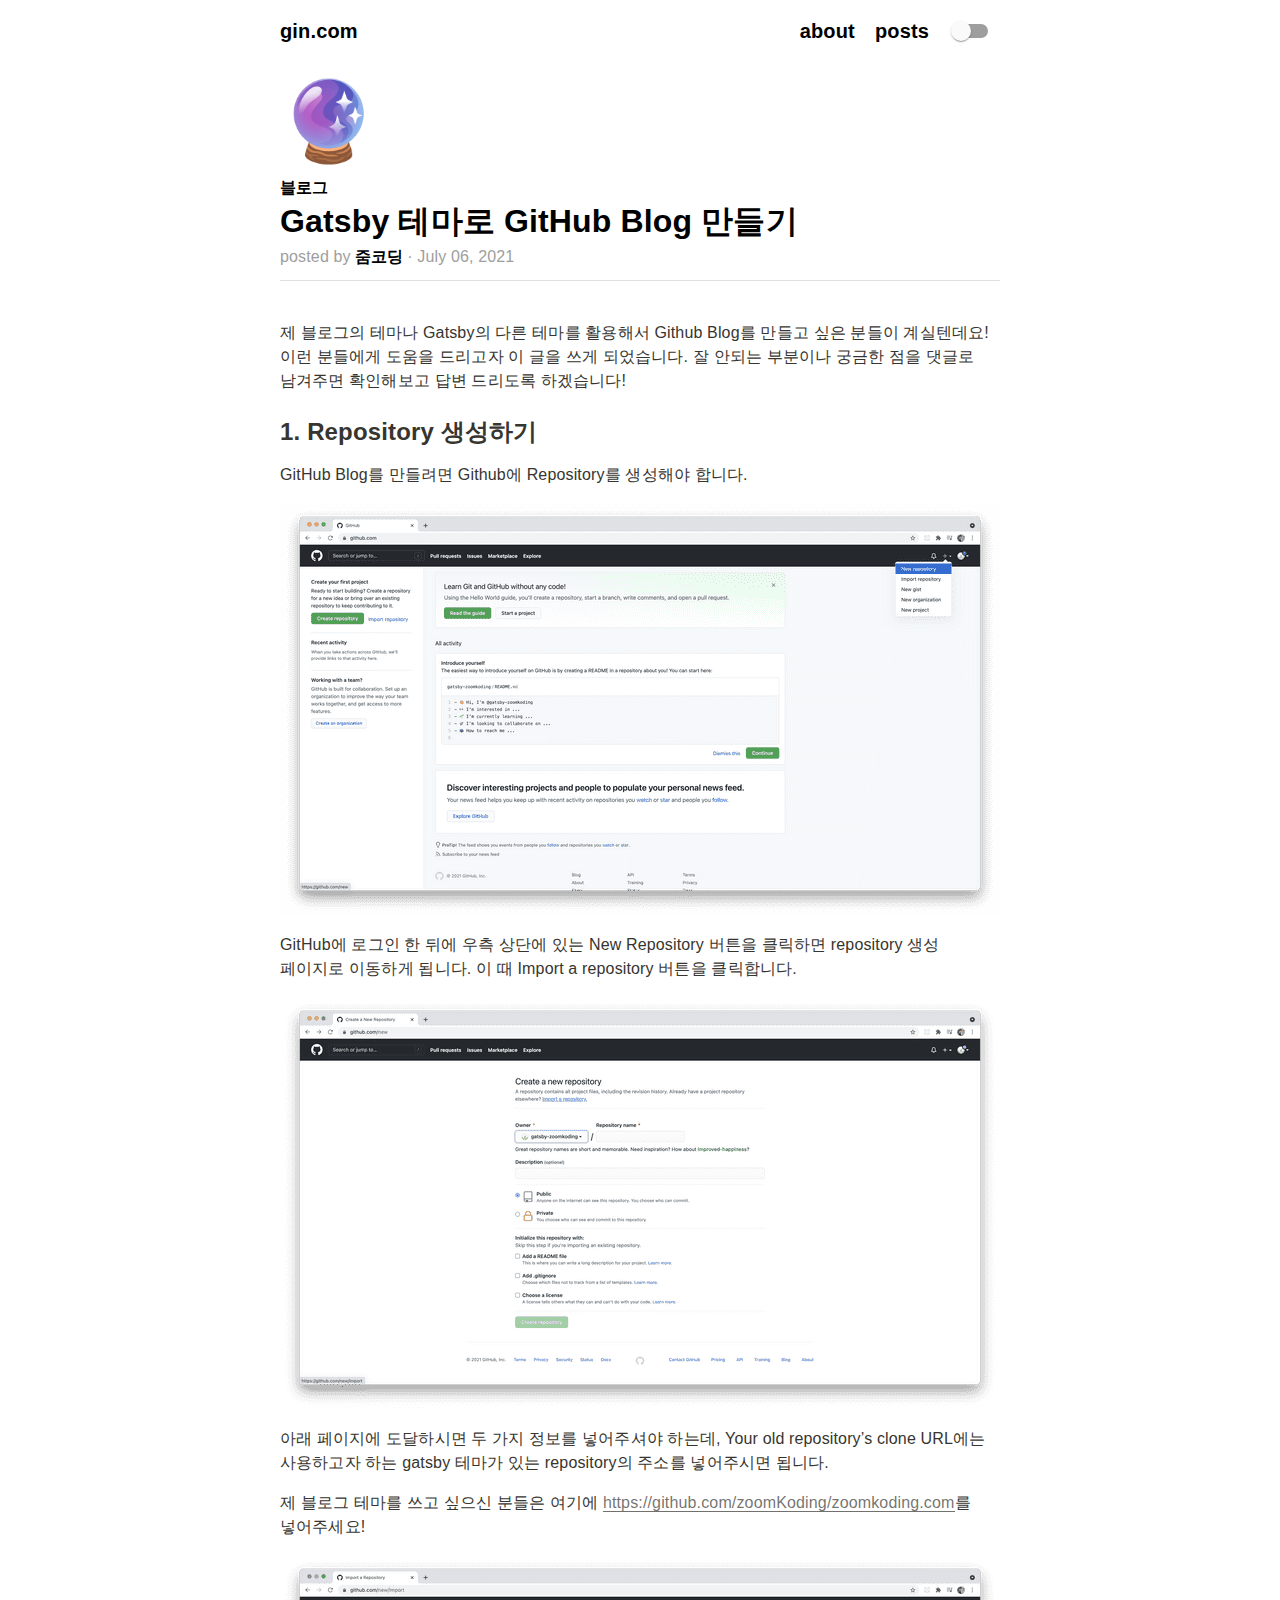
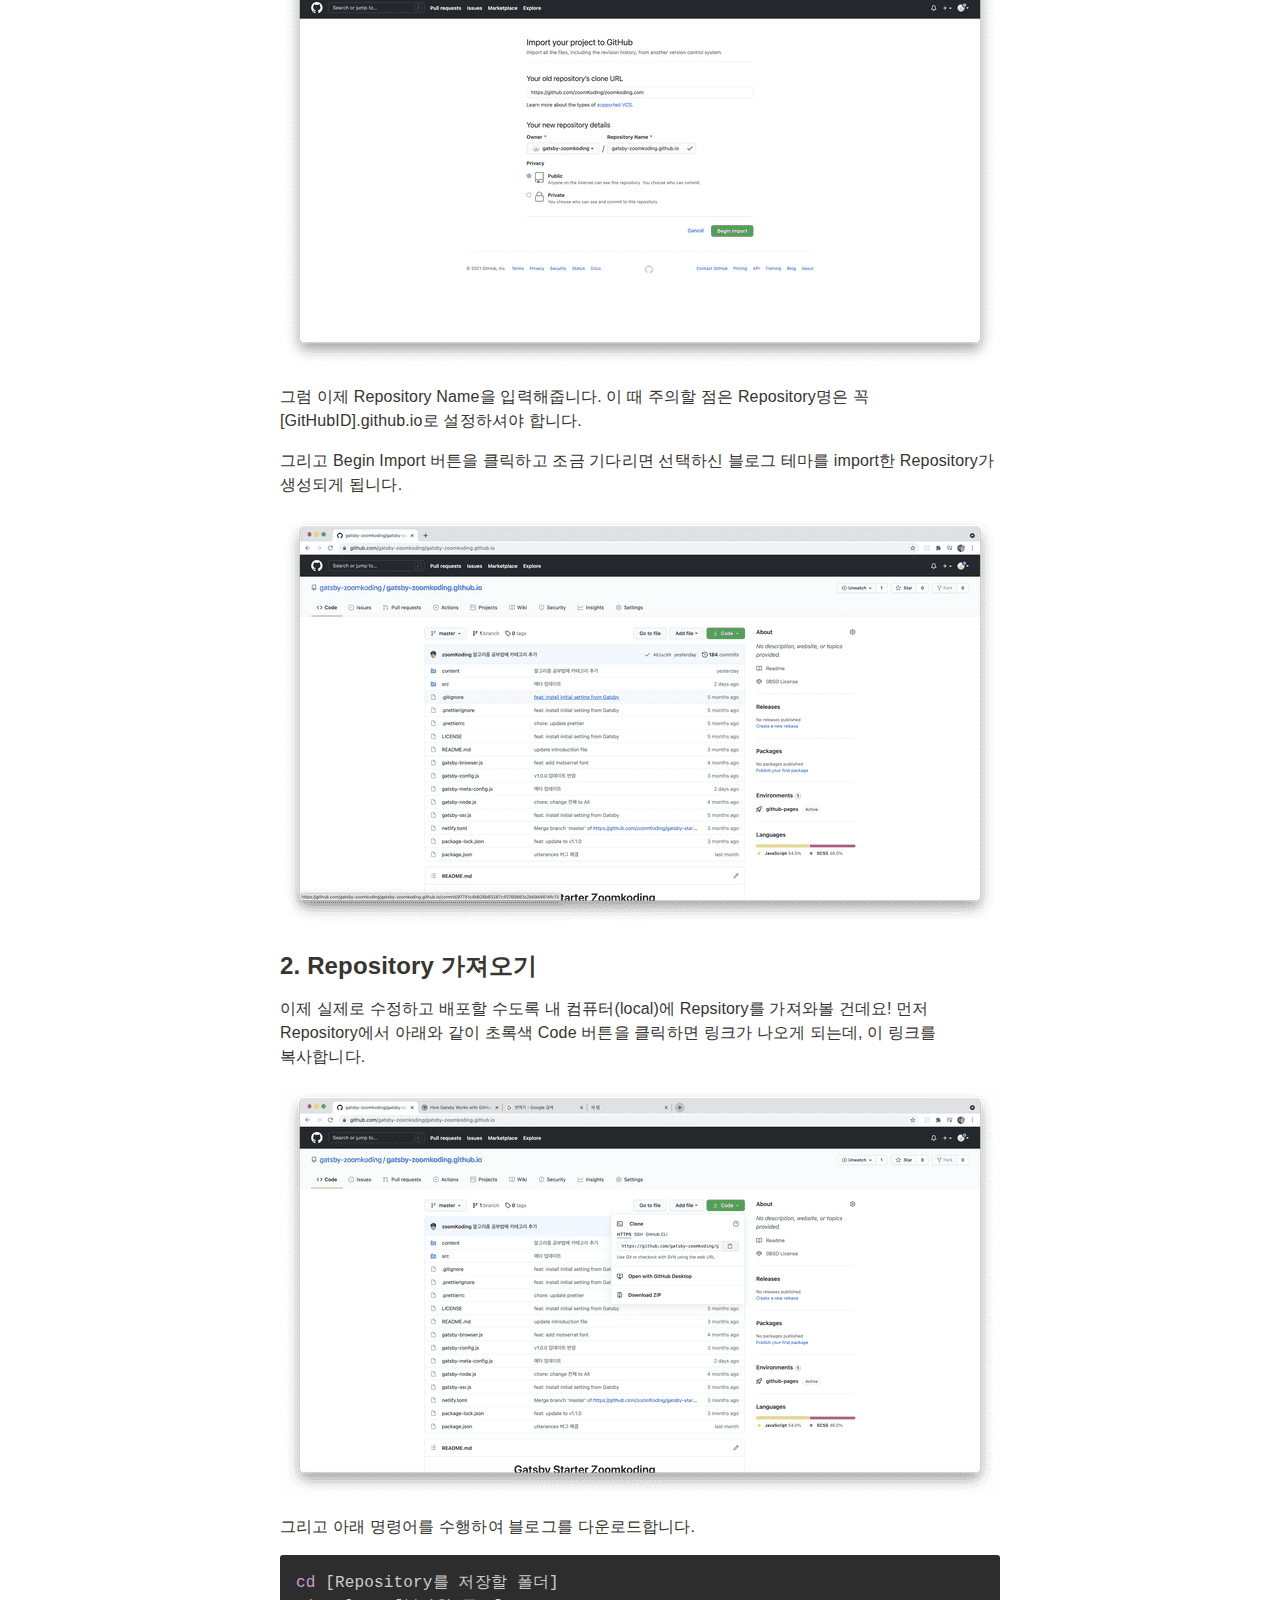
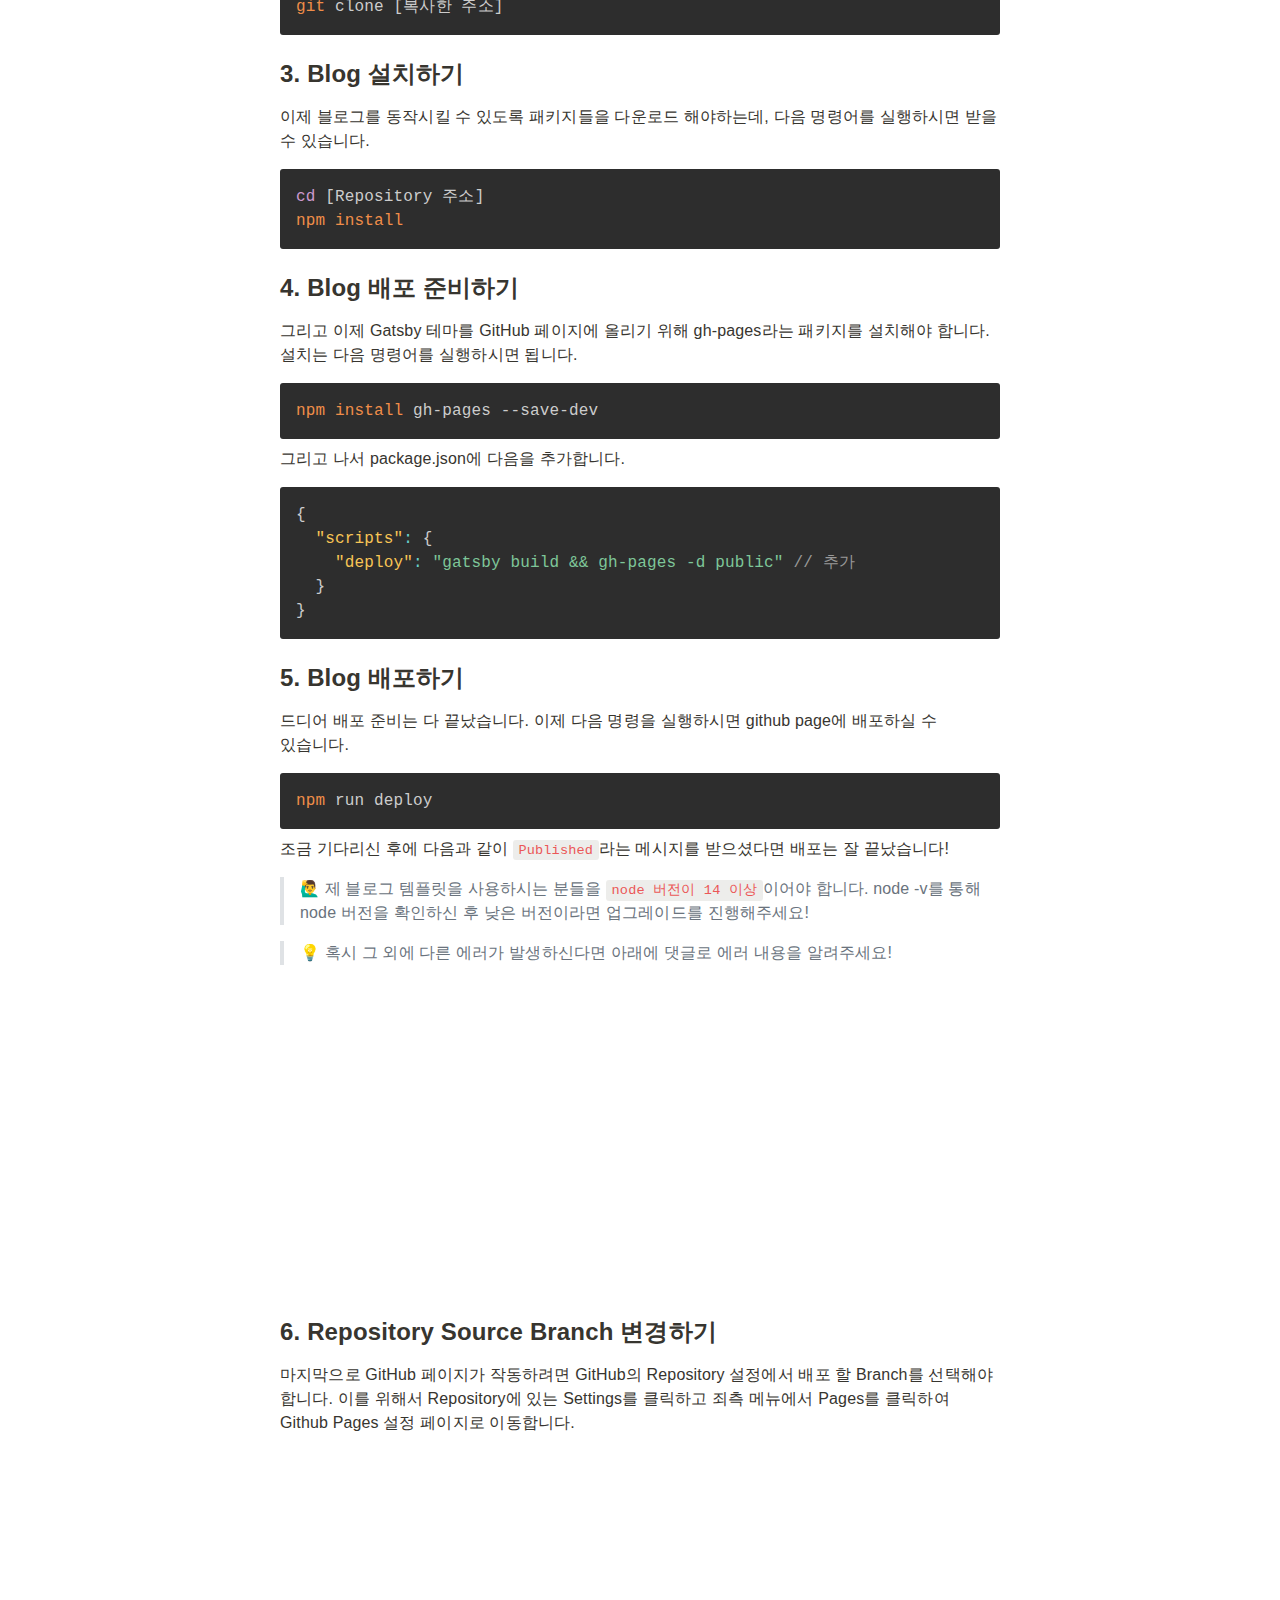
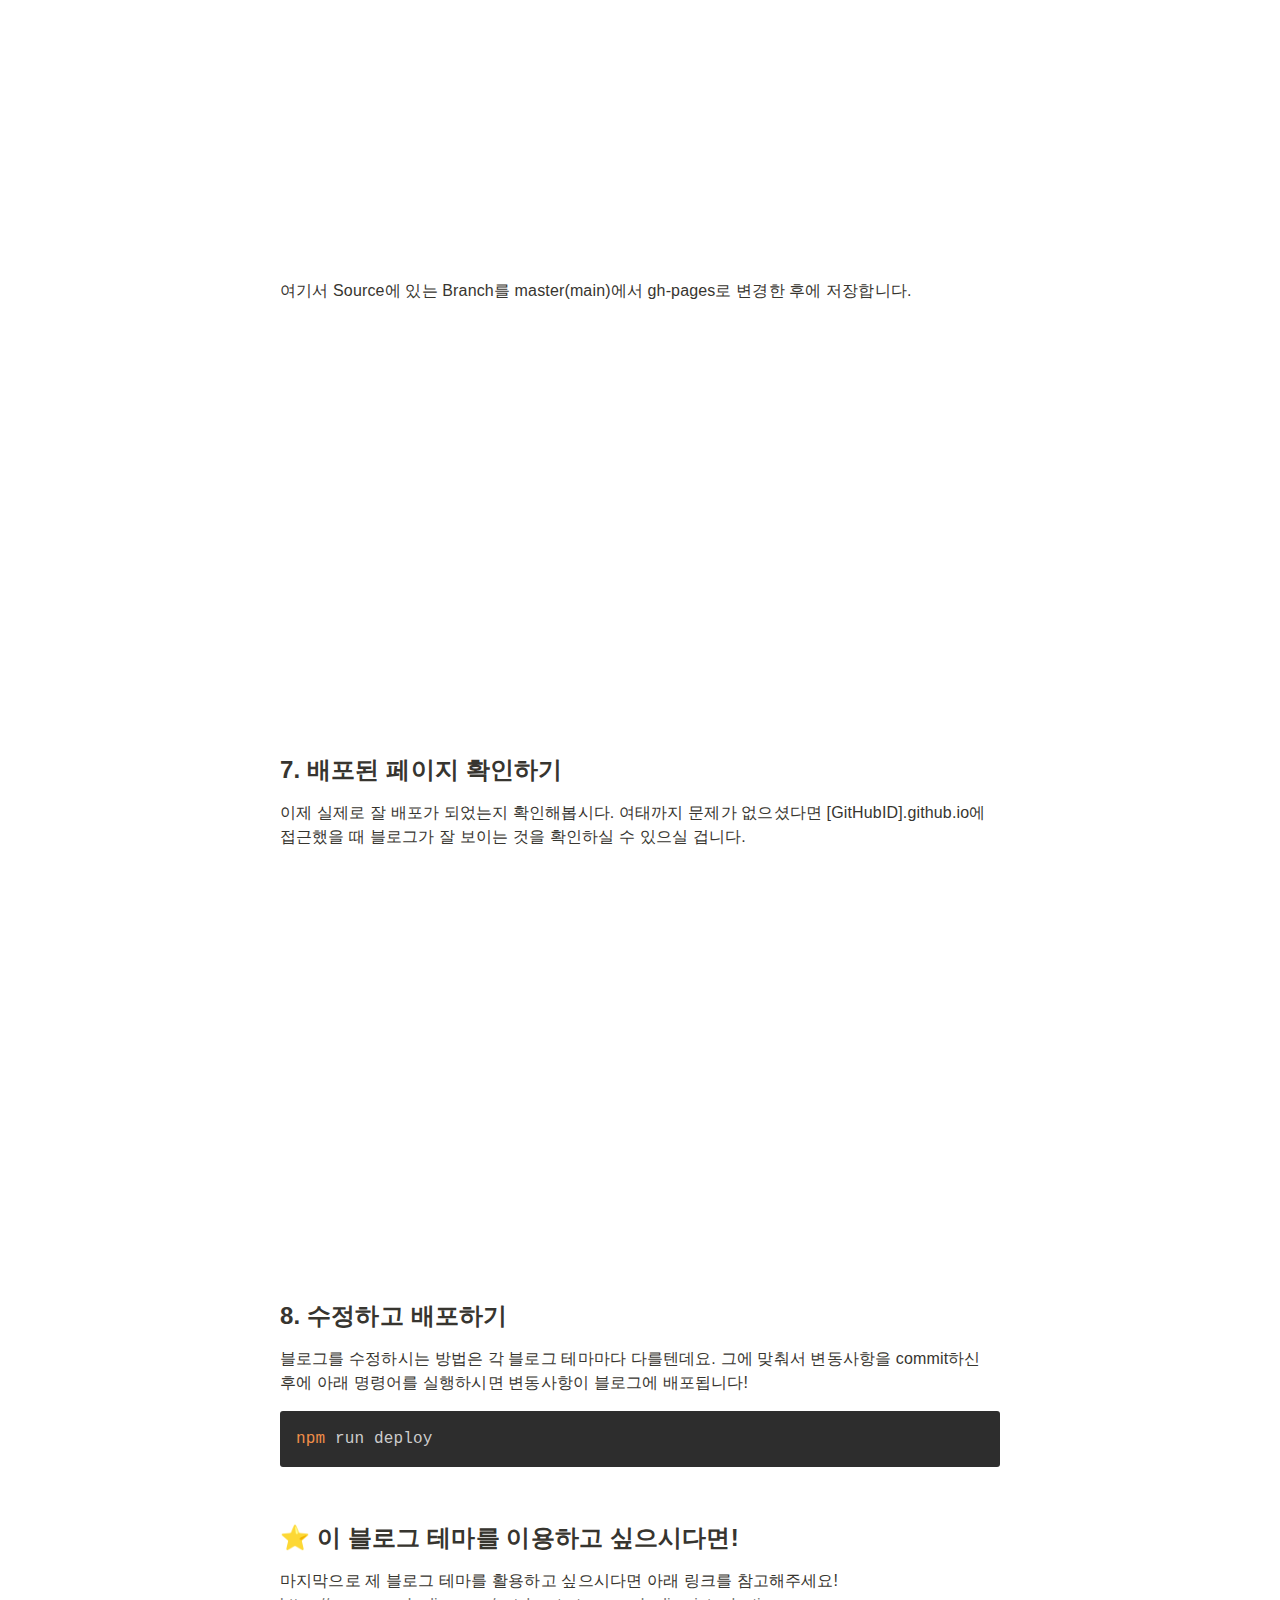
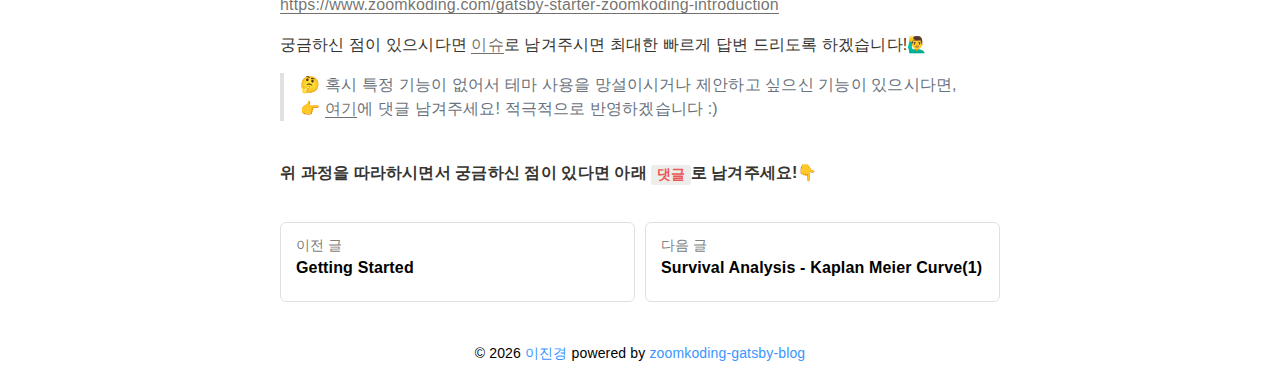
<file: gatsby-github-blog/index.html>
<!DOCTYPE html><html lang="en"><head><meta charSet="utf-8"/><meta http-equiv="x-ua-compatible" content="ie=edge"/><meta name="viewport" content="width=device-width, initial-scale=1, shrink-to-fit=no"/><style data-href="/styles.cb775544401a1f8661d7.css" id="gatsby-global-css">@font-face{font-display:swap;font-family:Montserrat;font-style:normal;font-weight:400;src:url(/static/montserrat-cyrillic-ext-400-normal-a13ef88d6cc2bace52bc1684ecb8823d.woff2) format("woff2"),url(/static/montserrat-all-400-normal-7bf99c007acd1baa1f21903b6fda4d65.woff) format("woff");unicode-range:U+0460-052f,U+1c80-1c88,U+20b4,U+2de0-2dff,U+a640-a69f,U+fe2e-fe2f}@font-face{font-display:swap;font-family:Montserrat;font-style:normal;font-weight:400;src:url(/static/montserrat-cyrillic-400-normal-298b48e6dfdf7ec4ef8907ff8a7182b1.woff2) format("woff2"),url(/static/montserrat-all-400-normal-7bf99c007acd1baa1f21903b6fda4d65.woff) format("woff");unicode-range:U+0400-045f,U+0490-0491,U+04b0-04b1,U+2116}@font-face{font-display:swap;font-family:Montserrat;font-style:normal;font-weight:400;src:url([data-uri]) format("woff2"),url(/static/montserrat-all-400-normal-7bf99c007acd1baa1f21903b6fda4d65.woff) format("woff");unicode-range:U+0102-0103,U+0110-0111,U+0128-0129,U+0168-0169,U+01a0-01a1,U+01af-01b0,U+1ea0-1ef9,U+20ab}@font-face{font-display:swap;font-family:Montserrat;font-style:normal;font-weight:400;src:url(/static/montserrat-latin-ext-400-normal-97638b9a50d86ae960e84043314bf07a.woff2) format("woff2"),url(/static/montserrat-all-400-normal-7bf99c007acd1baa1f21903b6fda4d65.woff) format("woff");unicode-range:U+0100-024f,U+0259,U+1e??,U+2020,U+20a0-20ab,U+20ad-20cf,U+2113,U+2c60-2c7f,U+a720-a7ff}@font-face{font-display:swap;font-family:Montserrat;font-style:normal;font-weight:400;src:url(/static/montserrat-latin-400-normal-bc3aa95dca08f5fee5291e34959c27bc.woff2) format("woff2"),url(/static/montserrat-all-400-normal-7bf99c007acd1baa1f21903b6fda4d65.woff) format("woff");unicode-range:U+00??,U+0131,U+0152-0153,U+02bb-02bc,U+02c6,U+02da,U+02dc,U+2000-206f,U+2074,U+20ac,U+2122,U+2191,U+2193,U+2212,U+2215,U+feff,U+fffd}a,abbr,acronym,address,applet,article,aside,audio,b,big,blockquote,body,canvas,caption,center,cite,code,dd,del,details,dfn,div,dl,dt,em,embed,fieldset,figcaption,figure,footer,form,h1,h2,h3,h4,h5,h6,header,hgroup,html,i,iframe,img,ins,kbd,label,legend,li,mark,menu,nav,object,ol,output,p,pre,q,ruby,s,samp,section,small,span,strike,strong,sub,summary,sup,table,tbody,td,tfoot,th,thead,time,tr,tt,u,ul,var,video{border:0;font-size:100%;font:inherit;margin:0;padding:0;vertical-align:baseline}article,aside,details,figcaption,figure,footer,header,hgroup,menu,nav,section{display:block}body{line-height:1}ol,ul{list-style:none}blockquote,q{quotes:none}blockquote:after,blockquote:before,q:after,q:before{content:"";content:none}table{border-collapse:collapse;border-spacing:0}a{outline:none;text-decoration:none}body{--background-color:#fff;--primary-text-color:#000;--secondary-text-color:#9e9e9e;--content-text-color:#37352f;--button-background-color:#f3f3f4;--button-text-color:#363f47;--tab-text-color:#6e6d7a;--tab-hover-text-color:#0d0c22;--tab-selected-background-color:rgba(13,12,34,0.05);--bio-link-icon-color:rgba(0,0,0,0.54);--about-link-icon-color:#a8a8a8;--chip-background-color:#f3f3f4;--link-text-color:rgb(55 53 47/70%);--post-card-border-color:rgba(0,0,0,0.12);--markdown-table-even-cell-background-color:#f6f8fa;--markdown-table-border-color:#dfe2e5;--markdown-blockquote-border-color:#dfe2e5;--markdown-border-color:#e1e4e8}body.dark{--background-color:#232326;--primary-text-color:#e6e6e6;--secondary-text-color:#768390;--content-text-color:#e6e6e6;--button-background-color:#444c56;--button-text-color:#363f47;--tab-text-color:#768390;--tab-hover-text-color:#acbac7;--tab-selected-background-color:#373e47;--chip-background-color:#323a42;--bio-link-icon-color:#e6e6e6;--about-link-icon-color:#a8a8a8;--link-text-color:#90b0ec;--post-card-border-color:#363f47;--markdown-table-even-cell-background-color:#2d333b;--markdown-table-border-color:#444c56;--markdown-blockquote-border-color:#4f5864;--markdown-border-color:#e1e4e8}*{-webkit-appearance:none;appearance:none;box-sizing:border-box}html{background:var(--background-color);font-family:-apple-system,BlinkMacSystemFont,Segoe UI,Helvetica,Arial,sans-serif,Apple Color Emoji,Segoe UI Emoji;font-size:14px;height:100%;overflow-y:scroll;width:100%}html.transition,html.transition *,html.transition :after,html.transition :before{transition:.42s cubic-bezier(.68,-.55,.27,1.55)!important;transition-delay:0!important}body{-webkit-font-smoothing:antialiased;-moz-osx-font-smoothing:grayscale;background-color:var(--background-color);color:var(--primary-text-color);height:100%;margin:0;width:100%;word-break:keep-all}ul{-webkit-margin-before:0;-webkit-margin-after:0;-webkit-margin-start:0;-webkit-margin-end:0;-webkit-padding-start:0;margin-block-end:0;margin-block-start:0;margin-inline-end:0;margin-inline-start:0;padding-inline-start:0}a{color:var(--link-text-color)}.markdown .octicon{fill:currentColor;display:inline-block;vertical-align:text-bottom}.markdown .anchor{float:left;line-height:1;margin-left:-20px;padding-right:4px}.markdown .anchor:focus{outline:none}.markdown h1 .octicon-link,.markdown h2 .octicon-link,.markdown h3 .octicon-link,.markdown h4 .octicon-link,.markdown h5 .octicon-link,.markdown h6 .octicon-link{color:#1b1f23;vertical-align:middle;visibility:hidden}.markdown h1:hover .anchor,.markdown h2:hover .anchor,.markdown h3:hover .anchor,.markdown h4:hover .anchor,.markdown h5:hover .anchor,.markdown h6:hover .anchor{text-decoration:none}.markdown h1:hover .anchor .octicon-link,.markdown h2:hover .anchor .octicon-link,.markdown h3:hover .anchor .octicon-link,.markdown h4:hover .anchor .octicon-link,.markdown h5:hover .anchor .octicon-link,.markdown h6:hover .anchor .octicon-link{visibility:visible}.markdown h1:hover .anchor .octicon-link:before,.markdown h2:hover .anchor .octicon-link:before,.markdown h3:hover .anchor .octicon-link:before,.markdown h4:hover .anchor .octicon-link:before,.markdown h5:hover .anchor .octicon-link:before,.markdown h6:hover .anchor .octicon-link:before{background-image:url("data:image/svg+xml;charset=utf-8,%3Csvg xmlns='http://www.w3.org/2000/svg' width='16' height='16' aria-hidden='true'%3E%3Cpath fill-rule='evenodd' d='M4 9h1v1H4c-1.5 0-3-1.69-3-3.5S2.55 3 4 3h4c1.45 0 3 1.69 3 3.5 0 1.41-.91 2.72-2 3.25V8.59c.58-.45 1-1.27 1-2.09C10 5.22 8.98 4 8 4H4c-.98 0-2 1.22-2 2.5S3 9 4 9zm9-3h-1v1h1c1 0 2 1.22 2 2.5S13.98 12 13 12H9c-.98 0-2-1.22-2-2.5 0-.83.42-1.64 1-2.09V6.25c-1.09.53-2 1.84-2 3.25C6 11.31 7.55 13 9 13h4c1.45 0 3-1.69 3-3.5S14.5 6 13 6z'/%3E%3C/svg%3E");content:" ";display:inline-block;height:16px;width:16px}.markdown{-ms-text-size-adjust:100%;-webkit-text-size-adjust:100%;word-wrap:break-word;color:var(--content-text-color);font-family:-apple-system,BlinkMacSystemFont,Segoe UI,Helvetica,Arial,sans-serif,Apple Color Emoji,Segoe UI Emoji;font-size:16px;font-weight:500;line-height:1.5}.markdown details{display:block}.markdown summary{display:list-item}.markdown a{background-color:initial}.markdown a:active,.markdown a:hover{outline-width:0}.markdown strong{font-weight:inherit;font-weight:bolder}.markdown h1{margin:.67em 0}.markdown img{border-style:none}.markdown code,.markdown kbd,.markdown pre{font-family:monospace,monospace;font-size:1em}.markdown hr{box-sizing:initial;overflow:visible}.markdown input{font:inherit;margin:0;overflow:visible}.markdown [type=checkbox]{box-sizing:border-box;padding:0}.markdown *{box-sizing:border-box}.markdown input{font-family:inherit;font-size:inherit;line-height:inherit}.markdown a{border-bottom:.05em solid;border-bottom-color:var(--link-text-color);border-left-color:var(--link-text-color);border-right-color:var(--link-text-color);border-top-color:var(--link-text-color);color:var(--link-text-color);text-decoration:none}.markdown a.anchor{border-bottom:none}.markdown strong{font-weight:700}.markdown hr{background:transparent;border-bottom:1px solid var(--markdown-blockquote-border-color);height:0;margin:15px 0;overflow:hidden}.markdown hr:after,.markdown hr:before{content:"";display:table}.markdown hr:after{clear:both}.markdown table{border-collapse:collapse;border-spacing:0}.markdown td,.markdown th{padding:0}.markdown details summary{cursor:pointer}.markdown h1,.markdown h2,.markdown h3,.markdown h4,.markdown h5,.markdown h6{margin-bottom:0;margin-top:0}.markdown h1{font-size:32px}.markdown h1,.markdown h2{font-weight:600}.markdown h2{font-size:24px}.markdown h3{font-size:20px}.markdown h3,.markdown h4{font-weight:600}.markdown h4{font-size:16px}.markdown h5{font-size:14px}.markdown h5,.markdown h6{font-weight:600}.markdown h6{font-size:12px}.markdown p{margin-bottom:10px;margin-top:0}.markdown blockquote{margin:0}.markdown ol,.markdown ul{margin-bottom:0;margin-top:0;padding-left:0}.markdown ol ol,.markdown ul ol{list-style-type:lower-roman}.markdown ol ol ol,.markdown ol ul ol,.markdown ul ol ol,.markdown ul ul ol{list-style-type:lower-alpha}.markdown dd{margin-left:0}.markdown code,.markdown pre{font-family:SFMono-Regular,Consolas,Liberation Mono,Menlo,monospace;font-size:12px}.markdown code.language-text{border-radius:3px;font-size:85%;padding:.2em .4em}.markdown :not(pre)>code.language-text{background:rgba(135,131,120,.15);color:#eb5757;overflow-wrap:break-word}.markdown pre{margin-bottom:0;margin-top:0}.markdown input::-webkit-inner-spin-button,.markdown input::-webkit-outer-spin-button{-webkit-appearance:none;appearance:none;margin:0}.markdown :checked+.radio-label{border-color:#0366d6;position:relative;z-index:1}.markdown .border{border:1px solid var(--markdown-border-color)!important}.markdown .border-0{border:0!important}.markdown .border-bottom{border-bottom:1px solid var(--markdown-border-color)!important}.markdown .rounded-1{border-radius:3px!important}.markdown .bg-white{background-color:transparent!important}.markdown .bg-gray-light{background-color:#fafbfc!important}.markdown .text-gray-light{color:#6a737d!important}.markdown .pl-3,.markdown .px-3{padding-left:16px!important}.markdown .px-3{padding-right:16px!important}.markdown .f6{font-size:12px!important}.markdown .lh-condensed{line-height:1.25!important}.markdown .text-bold{font-weight:600!important}.markdown .pl-c{color:#6a737d}.markdown .pl-c1,.markdown .pl-s .pl-v{color:#005cc5}.markdown .pl-e,.markdown .pl-en{color:#6f42c1}.markdown .pl-s .pl-s1,.markdown .pl-smi{color:#24292e}.markdown .pl-ent{color:#22863a}.markdown .pl-k{color:#d73a49}.markdown .pl-pds,.markdown .pl-s,.markdown .pl-s .pl-pse .pl-s1,.markdown .pl-sr,.markdown .pl-sr .pl-cce,.markdown .pl-sr .pl-sra,.markdown .pl-sr .pl-sre{color:#032f62}.markdown .pl-smw,.markdown .pl-v{color:#e36209}.markdown .pl-bu{color:#b31d28}.markdown .pl-ii{background-color:#b31d28;color:#fafbfc}.markdown .pl-c2{background-color:#d73a49;color:#fafbfc}.markdown .pl-c2:before{content:"^M"}.markdown .pl-sr .pl-cce{color:#22863a;font-weight:700}.markdown .pl-ml{color:#735c0f}.markdown .pl-mh,.markdown .pl-mh .pl-en,.markdown .pl-ms{color:#005cc5;font-weight:700}.markdown .pl-mi{color:#24292e;font-style:italic}.markdown .pl-mb{color:#24292e;font-weight:700}.markdown .pl-md{background-color:#ffeef0;color:#b31d28}.markdown .pl-mi1{background-color:#f0fff4;color:#22863a}.markdown .pl-mc{background-color:#ffebda;color:#e36209}.markdown .pl-mi2{background-color:#005cc5;color:#f6f8fa}.markdown .pl-mdr{color:#6f42c1;font-weight:700}.markdown .pl-ba{color:#586069}.markdown .pl-sg{color:#959da5}.markdown .pl-corl{color:#032f62;text-decoration:underline}.markdown .mb-0{margin-bottom:0!important}.markdown .my-2{margin-bottom:8px!important;margin-top:8px!important}.markdown .pl-0{padding-left:0!important}.markdown .py-0{padding-bottom:0!important;padding-top:0!important}.markdown .pl-1{padding-left:4px!important}.markdown .pl-2{padding-left:8px!important}.markdown .py-2{padding-bottom:8px!important;padding-top:8px!important}.markdown .pl-3{padding-left:16px!important}.markdown .pl-4{padding-left:24px!important}.markdown .pl-5{padding-left:32px!important}.markdown .pl-6{padding-left:40px!important}.markdown .pl-7{padding-left:48px!important}.markdown .pl-8{padding-left:64px!important}.markdown .pl-9{padding-left:80px!important}.markdown .pl-10{padding-left:96px!important}.markdown .pl-11{padding-left:112px!important}.markdown .pl-12{padding-left:128px!important}.markdown hr{border-bottom-color:#eee}.markdown kbd{background-color:#fafbfc;border:1px solid #d1d5da;border-radius:3px;box-shadow:inset 0 -1px 0 #d1d5da;color:#444d56;display:inline-block;font:11px SFMono-Regular,Consolas,Liberation Mono,Menlo,monospace;line-height:10px;padding:3px 5px;vertical-align:middle}.markdown:after,.markdown:before{content:"";display:table}.markdown:after{clear:both}.markdown>:first-child{margin-top:0!important}.markdown>:last-child{margin-bottom:0!important}.markdown a:not([href]){color:inherit;text-decoration:none}.markdown blockquote,.markdown details,.markdown dl,.markdown ol,.markdown p,.markdown pre,.markdown table,.markdown ul{margin-bottom:16px;margin-top:0}.markdown hr{background-color:var(--markdown-border-color);border:0;height:.25em;margin:24px 0;padding:0}.markdown blockquote{border-left:.25em solid var(--markdown-blockquote-border-color);color:#6a737d;padding:0 1em}.markdown blockquote>:first-child{margin-top:0}.markdown blockquote>:last-child{margin-bottom:0}.markdown h1,.markdown h2,.markdown h3,.markdown h4,.markdown h5,.markdown h6{font-weight:600;line-height:1.25;margin-bottom:16px;margin-top:24px}.markdown h1{font-size:2em}.markdown h2{font-size:1.5em}.markdown h3{font-size:1.25em}.markdown h4{font-size:1em}.markdown h5{font-size:.875em}.markdown h6{color:#6a737d;font-size:.85em}.markdown ol,.markdown ul{padding-left:2em}.markdown ol ol,.markdown ol ul,.markdown ul ol,.markdown ul ul{margin-bottom:0;margin-top:0}.markdown ol{list-style-type:decimal}.markdown ul{list-style-type:disc}.markdown li{word-wrap:break-all;display:list-item;text-align:-webkit-match-parent}.markdown li>p{margin-top:16px}.markdown li+li{margin-top:.25em}.markdown dl{padding:0}.markdown dl dt{font-size:1em;font-style:italic;font-weight:600;margin-top:16px;padding:0}.markdown dl dd{margin-bottom:16px;padding:0 16px}.markdown table{display:block;overflow:auto;width:100%}.markdown table th{font-weight:600}.markdown table td,.markdown table th{border:1px solid var(--markdown-table-border-color);padding:6px 13px}.markdown table tr{border-top:1px solid var(--markdown-table-border-color)}.markdown table tr:nth-child(2n){background-color:var(--markdown-table-even-cell-background-color)}.markdown img{background-color:transparent;box-sizing:initial;display:block;margin:0 auto;max-width:100%}.markdown img[align=right]{padding-left:20px}.markdown img[align=left]{padding-right:20px}.markdown code{background-color:rgba(27,31,35,.05);border-radius:3px;font-size:85%;margin:0;padding:.2em .4em}.markdown pre{word-wrap:normal}.markdown pre>code{background:transparent;border:0;font-size:100%;margin:0;padding:0;white-space:pre;word-break:normal}.markdown .highlight{margin-bottom:16px}.markdown .highlight pre{margin-bottom:0;word-break:normal}.markdown .highlight pre,.markdown pre{background-color:#f6f8fa;border-radius:3px;font-size:85%;line-height:1.45;overflow:auto;padding:16px}.markdown pre code{word-wrap:normal;background-color:initial;border:0;display:inline;line-height:inherit;margin:0;max-width:auto;overflow:visible;padding:0}.markdown .commit-tease-sha{color:#444d56;display:inline-block;font-family:SFMono-Regular,Consolas,Liberation Mono,Menlo,monospace;font-size:90%}.markdown .full-commit .btn-outline:not(:disabled):hover{border-color:#005cc5;color:#005cc5}.markdown .blob-wrapper{overflow-x:auto;overflow-y:hidden}.markdown .blob-wrapper-embedded{max-height:240px;overflow-y:auto}.markdown .blob-num{color:rgba(27,31,35,.3);cursor:pointer;font-family:SFMono-Regular,Consolas,Liberation Mono,Menlo,monospace;font-size:12px;line-height:20px;min-width:50px;padding-left:10px;padding-right:10px;text-align:right;-webkit-user-select:none;-ms-user-select:none;user-select:none;vertical-align:top;white-space:nowrap;width:1%}.markdown .blob-num:hover{color:rgba(27,31,35,.6)}.markdown .blob-num:before{content:attr(data-line-number)}.markdown .blob-code{line-height:20px;padding-left:10px;padding-right:10px;position:relative;vertical-align:top}.markdown .blob-code-inner{word-wrap:normal;color:#24292e;font-family:SFMono-Regular,Consolas,Liberation Mono,Menlo,monospace;font-size:12px;overflow:visible;white-space:pre}.markdown .pl-token.active,.markdown .pl-token:hover{background:#ffea7f;cursor:pointer}.markdown .tab-size[data-tab-size="1"]{-moz-tab-size:1;-o-tab-size:1;tab-size:1}.markdown .tab-size[data-tab-size="2"]{-moz-tab-size:2;-o-tab-size:2;tab-size:2}.markdown .tab-size[data-tab-size="3"]{-moz-tab-size:3;-o-tab-size:3;tab-size:3}.markdown .tab-size[data-tab-size="4"]{-moz-tab-size:4;-o-tab-size:4;tab-size:4}.markdown .tab-size[data-tab-size="5"]{-moz-tab-size:5;-o-tab-size:5;tab-size:5}.markdown .tab-size[data-tab-size="6"]{-moz-tab-size:6;-o-tab-size:6;tab-size:6}.markdown .tab-size[data-tab-size="7"]{-moz-tab-size:7;-o-tab-size:7;tab-size:7}.markdown .tab-size[data-tab-size="8"]{-moz-tab-size:8;-o-tab-size:8;tab-size:8}.markdown .tab-size[data-tab-size="9"]{-moz-tab-size:9;-o-tab-size:9;tab-size:9}.markdown .tab-size[data-tab-size="10"]{-moz-tab-size:10;-o-tab-size:10;tab-size:10}.markdown .tab-size[data-tab-size="11"]{-moz-tab-size:11;-o-tab-size:11;tab-size:11}.markdown .tab-size[data-tab-size="12"]{-moz-tab-size:12;-o-tab-size:12;tab-size:12}.markdown .task-list-item{list-style-type:none}.markdown .task-list-item+.task-list-item{margin-top:3px}.markdown .task-list-item input{margin:0 .2em .25em -1.6em;vertical-align:middle}.markdown .table-of-contents{align-items:flex-start;display:flex;flex-direction:column;justify-content:center;position:fixed;right:0;top:75px;width:340px}@media(max-width:1300px){.markdown .table-of-contents{display:none}}.markdown .table-of-contents ul{cursor:pointer;list-style-type:none}.markdown .table-of-contents ul li a{border-bottom:none;color:var(--secondary-text-color);font-size:14px;height:30px;padding:6px 2px;width:100%}.markdown .table-of-contents ul p{margin:0}.markdown .gatsby-resp-image-wrapper{display:flex!important;justify-content:center!important;max-height:560px!important;width:100%!important}.markdown .gatsby-resp-image-wrapper img{height:auto!important;max-height:560px!important;max-width:100%!important;position:relative!important;width:auto!important}code[class*=language-],pre[class*=language-]{word-wrap:normal;background:none;color:#ccc;font-family:Consolas,Monaco,Andale Mono,Ubuntu Mono,monospace;font-size:1em;-webkit-hyphens:none;-ms-hyphens:none;hyphens:none;line-height:1.5;-moz-tab-size:4;-o-tab-size:4;tab-size:4;text-align:left;white-space:pre;word-break:normal;word-spacing:normal}pre[class*=language-]{margin:.5em 0;overflow:auto;padding:1em}:not(pre)>code[class*=language-],pre[class*=language-]{background:#2d2d2d}:not(pre)>code[class*=language-]{border-radius:.3em;padding:.1em;white-space:normal}.token.block-comment,.token.cdata,.token.comment,.token.doctype,.token.prolog{color:#999}.token.punctuation{color:#ccc}.token.attr-name,.token.deleted,.token.namespace,.token.tag{color:#e2777a}.token.function-name{color:#6196cc}.token.boolean,.token.function,.token.number{color:#f08d49}.token.class-name,.token.constant,.token.property,.token.symbol{color:#f8c555}.token.atrule,.token.builtin,.token.important,.token.keyword,.token.selector{color:#cc99cd}.token.attr-value,.token.char,.token.regex,.token.string,.token.variable{color:#7ec699}.token.entity,.token.operator,.token.url{color:#67cdcc}.token.bold,.token.important{font-weight:700}.token.italic{font-style:italic}.token.entity{cursor:help}.token.inserted{color:green}.mjx-chtml{word-wrap:normal;border:0;direction:ltr;display:inline-block;float:none;font-size:100%;font-size-adjust:none;font-style:normal;font-weight:400;letter-spacing:normal;line-height:0;margin:0;max-height:none;max-width:none;min-height:0;min-width:0;padding:1px 0;text-align:left;text-indent:0;text-transform:none;white-space:nowrap;word-spacing:normal}.MJXc-display{display:block;margin:1em 0;padding:0;text-align:center}.mjx-chtml[tabindex]:focus,body :focus .mjx-chtml[tabindex]{display:inline-table}.mjx-full-width{display:table-cell!important;text-align:center;width:10000em}.mjx-math{border-collapse:separate;border-spacing:0;display:inline-block}.mjx-math *{box-sizing:content-box!important;display:inline-block;text-align:left}.mjx-denominator,.mjx-numerator{display:block;text-align:center}.MJXc-stacked{height:0;position:relative}.MJXc-stacked>*{position:absolute}.mjx-stack,.MJXc-bevelled>*{display:inline-block}.mjx-op{display:block}.mjx-under{display:table-cell}.mjx-over{display:block}.mjx-over>*,.mjx-under>*{padding-left:0!important;padding-right:0!important}.mjx-prestack>.mjx-presub,.mjx-prestack>.mjx-presup,.mjx-stack>.mjx-sub,.mjx-stack>.mjx-sup{display:block}.mjx-delim-h>.mjx-char{display:inline-block}.mjx-surd{vertical-align:top}.mjx-surd+.mjx-box{display:inline-flex}.mjx-mphantom *{visibility:hidden}.mjx-merror{background-color:#ff8;border:1px solid #c00;color:#c00;font-size:90%;font-style:normal;padding:2px 3px}.mjx-annotation-xml{line-height:normal}.mjx-menclose>svg{fill:none;stroke:currentColor;overflow:visible}.mjx-mlabeledtr,.mjx-mtr{display:table-row}.mjx-mtd{display:table-cell;text-align:center}.mjx-label{display:table-row}.mjx-box{display:inline-block}.mjx-block{display:block}.mjx-span{display:inline}.mjx-char{display:block;white-space:pre}.mjx-itable{display:inline-table;width:auto}.mjx-row{display:table-row}.mjx-cell{display:table-cell}.mjx-table{display:table;width:100%}.mjx-line{display:block;height:0}.mjx-strut{padding-top:1em;width:0}.mjx-vsize{width:0}.MJXc-space1{margin-left:.167em}.MJXc-space2{margin-left:.222em}.MJXc-space3{margin-left:.278em}.mjx-test.mjx-test-display{display:table!important}.mjx-test.mjx-test-inline{display:inline!important;margin-right:-1px}.mjx-test.mjx-test-default{clear:both;display:block!important}.mjx-ex-box{border:0;display:inline-block!important;height:60ex;margin:0;max-height:none;min-height:0;overflow:hidden;padding:0;position:absolute;width:1px}.mjx-test-inline .mjx-left-box{display:inline-block;float:left;width:0}.mjx-test-inline .mjx-right-box{display:inline-block;float:right;width:0}.mjx-test-display .mjx-right-box{border:0;display:table-cell!important;margin:0;max-width:none;min-width:0;padding:0;width:10000em!important}.MJXc-TeX-unknown-R{font-family:monospace;font-style:normal;font-weight:400}.MJXc-TeX-unknown-I{font-family:monospace;font-style:italic;font-weight:400}.MJXc-TeX-unknown-B{font-family:monospace;font-style:normal;font-weight:700}.MJXc-TeX-unknown-BI{font-family:monospace;font-style:italic;font-weight:700}.MJXc-TeX-ams-R{font-family:MJXc-TeX-ams-R,MJXc-TeX-ams-Rw}.MJXc-TeX-cal-B{font-family:MJXc-TeX-cal-B,MJXc-TeX-cal-Bx,MJXc-TeX-cal-Bw}.MJXc-TeX-frak-R{font-family:MJXc-TeX-frak-R,MJXc-TeX-frak-Rw}.MJXc-TeX-frak-B{font-family:MJXc-TeX-frak-B,MJXc-TeX-frak-Bx,MJXc-TeX-frak-Bw}.MJXc-TeX-math-BI{font-family:MJXc-TeX-math-BI,MJXc-TeX-math-BIx,MJXc-TeX-math-BIw}.MJXc-TeX-sans-R{font-family:MJXc-TeX-sans-R,MJXc-TeX-sans-Rw}.MJXc-TeX-sans-B{font-family:MJXc-TeX-sans-B,MJXc-TeX-sans-Bx,MJXc-TeX-sans-Bw}.MJXc-TeX-sans-I{font-family:MJXc-TeX-sans-I,MJXc-TeX-sans-Ix,MJXc-TeX-sans-Iw}.MJXc-TeX-script-R{font-family:MJXc-TeX-script-R,MJXc-TeX-script-Rw}.MJXc-TeX-type-R{font-family:MJXc-TeX-type-R,MJXc-TeX-type-Rw}.MJXc-TeX-cal-R{font-family:MJXc-TeX-cal-R,MJXc-TeX-cal-Rw}.MJXc-TeX-main-B{font-family:MJXc-TeX-main-B,MJXc-TeX-main-Bx,MJXc-TeX-main-Bw}.MJXc-TeX-main-I{font-family:MJXc-TeX-main-I,MJXc-TeX-main-Ix,MJXc-TeX-main-Iw}.MJXc-TeX-main-R{font-family:MJXc-TeX-main-R,MJXc-TeX-main-Rw}.MJXc-TeX-math-I{font-family:MJXc-TeX-math-I,MJXc-TeX-math-Ix,MJXc-TeX-math-Iw}.MJXc-TeX-size1-R{font-family:MJXc-TeX-size1-R,MJXc-TeX-size1-Rw}.MJXc-TeX-size2-R{font-family:MJXc-TeX-size2-R,MJXc-TeX-size2-Rw}.MJXc-TeX-size3-R{font-family:MJXc-TeX-size3-R,MJXc-TeX-size3-Rw}.MJXc-TeX-size4-R{font-family:MJXc-TeX-size4-R,MJXc-TeX-size4-Rw}.MJXc-TeX-vec-R{font-family:MJXc-TeX-vec-R,MJXc-TeX-vec-Rw}.MJXc-TeX-vec-B{font-family:MJXc-TeX-vec-B,MJXc-TeX-vec-Bx,MJXc-TeX-vec-Bw}@font-face{font-family:MJXc-TeX-ams-R;src:local("MathJax_AMS"),local("MathJax_AMS-Regular")}@font-face{font-family:MJXc-TeX-ams-Rw;src:url(https://cdn.jsdelivr.net/npm/mathjax@2.7.8/fonts/HTML-CSS/TeX/eot/MathJax_AMS-Regular.eot);src:url(https://cdn.jsdelivr.net/npm/mathjax@2.7.8/fonts/HTML-CSS/TeX/woff/MathJax_AMS-Regular.woff) format("woff"),url(https://cdn.jsdelivr.net/npm/mathjax@2.7.8/fonts/HTML-CSS/TeX/otf/MathJax_AMS-Regular.otf) format("opentype")}@font-face{font-family:MJXc-TeX-cal-B;src:local("MathJax_Caligraphic Bold"),local("MathJax_Caligraphic-Bold")}@font-face{font-family:MJXc-TeX-cal-Bx;font-weight:700;src:local("MathJax_Caligraphic")}@font-face{font-family:MJXc-TeX-cal-Bw;src:url(https://cdn.jsdelivr.net/npm/mathjax@2.7.8/fonts/HTML-CSS/TeX/eot/MathJax_Caligraphic-Bold.eot);src:url(https://cdn.jsdelivr.net/npm/mathjax@2.7.8/fonts/HTML-CSS/TeX/woff/MathJax_Caligraphic-Bold.woff) format("woff"),url(https://cdn.jsdelivr.net/npm/mathjax@2.7.8/fonts/HTML-CSS/TeX/otf/MathJax_Caligraphic-Bold.otf) format("opentype")}@font-face{font-family:MJXc-TeX-frak-R;src:local("MathJax_Fraktur"),local("MathJax_Fraktur-Regular")}@font-face{font-family:MJXc-TeX-frak-Rw;src:url(https://cdn.jsdelivr.net/npm/mathjax@2.7.8/fonts/HTML-CSS/TeX/eot/MathJax_Fraktur-Regular.eot);src:url(https://cdn.jsdelivr.net/npm/mathjax@2.7.8/fonts/HTML-CSS/TeX/woff/MathJax_Fraktur-Regular.woff) format("woff"),url(https://cdn.jsdelivr.net/npm/mathjax@2.7.8/fonts/HTML-CSS/TeX/otf/MathJax_Fraktur-Regular.otf) format("opentype")}@font-face{font-family:MJXc-TeX-frak-B;src:local("MathJax_Fraktur Bold"),local("MathJax_Fraktur-Bold")}@font-face{font-family:MJXc-TeX-frak-Bx;font-weight:700;src:local("MathJax_Fraktur")}@font-face{font-family:MJXc-TeX-frak-Bw;src:url(https://cdn.jsdelivr.net/npm/mathjax@2.7.8/fonts/HTML-CSS/TeX/eot/MathJax_Fraktur-Bold.eot);src:url(https://cdn.jsdelivr.net/npm/mathjax@2.7.8/fonts/HTML-CSS/TeX/woff/MathJax_Fraktur-Bold.woff) format("woff"),url(https://cdn.jsdelivr.net/npm/mathjax@2.7.8/fonts/HTML-CSS/TeX/otf/MathJax_Fraktur-Bold.otf) format("opentype")}@font-face{font-family:MJXc-TeX-math-BI;src:local("MathJax_Math BoldItalic"),local("MathJax_Math-BoldItalic")}@font-face{font-family:MJXc-TeX-math-BIx;font-style:italic;font-weight:700;src:local("MathJax_Math")}@font-face{font-family:MJXc-TeX-math-BIw;src:url(https://cdn.jsdelivr.net/npm/mathjax@2.7.8/fonts/HTML-CSS/TeX/eot/MathJax_Math-BoldItalic.eot);src:url(https://cdn.jsdelivr.net/npm/mathjax@2.7.8/fonts/HTML-CSS/TeX/woff/MathJax_Math-BoldItalic.woff) format("woff"),url(https://cdn.jsdelivr.net/npm/mathjax@2.7.8/fonts/HTML-CSS/TeX/otf/MathJax_Math-BoldItalic.otf) format("opentype")}@font-face{font-family:MJXc-TeX-sans-R;src:local("MathJax_SansSerif"),local("MathJax_SansSerif-Regular")}@font-face{font-family:MJXc-TeX-sans-Rw;src:url(https://cdn.jsdelivr.net/npm/mathjax@2.7.8/fonts/HTML-CSS/TeX/eot/MathJax_SansSerif-Regular.eot);src:url(https://cdn.jsdelivr.net/npm/mathjax@2.7.8/fonts/HTML-CSS/TeX/woff/MathJax_SansSerif-Regular.woff) format("woff"),url(https://cdn.jsdelivr.net/npm/mathjax@2.7.8/fonts/HTML-CSS/TeX/otf/MathJax_SansSerif-Regular.otf) format("opentype")}@font-face{font-family:MJXc-TeX-sans-B;src:local("MathJax_SansSerif Bold"),local("MathJax_SansSerif-Bold")}@font-face{font-family:MJXc-TeX-sans-Bx;font-weight:700;src:local("MathJax_SansSerif")}@font-face{font-family:MJXc-TeX-sans-Bw;src:url(https://cdn.jsdelivr.net/npm/mathjax@2.7.8/fonts/HTML-CSS/TeX/eot/MathJax_SansSerif-Bold.eot);src:url(https://cdn.jsdelivr.net/npm/mathjax@2.7.8/fonts/HTML-CSS/TeX/woff/MathJax_SansSerif-Bold.woff) format("woff"),url(https://cdn.jsdelivr.net/npm/mathjax@2.7.8/fonts/HTML-CSS/TeX/otf/MathJax_SansSerif-Bold.otf) format("opentype")}@font-face{font-family:MJXc-TeX-sans-I;src:local("MathJax_SansSerif Italic"),local("MathJax_SansSerif-Italic")}@font-face{font-family:MJXc-TeX-sans-Ix;font-style:italic;src:local("MathJax_SansSerif")}@font-face{font-family:MJXc-TeX-sans-Iw;src:url(https://cdn.jsdelivr.net/npm/mathjax@2.7.8/fonts/HTML-CSS/TeX/eot/MathJax_SansSerif-Italic.eot);src:url(https://cdn.jsdelivr.net/npm/mathjax@2.7.8/fonts/HTML-CSS/TeX/woff/MathJax_SansSerif-Italic.woff) format("woff"),url(https://cdn.jsdelivr.net/npm/mathjax@2.7.8/fonts/HTML-CSS/TeX/otf/MathJax_SansSerif-Italic.otf) format("opentype")}@font-face{font-family:MJXc-TeX-script-R;src:local("MathJax_Script"),local("MathJax_Script-Regular")}@font-face{font-family:MJXc-TeX-script-Rw;src:url(https://cdn.jsdelivr.net/npm/mathjax@2.7.8/fonts/HTML-CSS/TeX/eot/MathJax_Script-Regular.eot);src:url(https://cdn.jsdelivr.net/npm/mathjax@2.7.8/fonts/HTML-CSS/TeX/woff/MathJax_Script-Regular.woff) format("woff"),url(https://cdn.jsdelivr.net/npm/mathjax@2.7.8/fonts/HTML-CSS/TeX/otf/MathJax_Script-Regular.otf) format("opentype")}@font-face{font-family:MJXc-TeX-type-R;src:local("MathJax_Typewriter"),local("MathJax_Typewriter-Regular")}@font-face{font-family:MJXc-TeX-type-Rw;src:url(https://cdn.jsdelivr.net/npm/mathjax@2.7.8/fonts/HTML-CSS/TeX/eot/MathJax_Typewriter-Regular.eot);src:url(https://cdn.jsdelivr.net/npm/mathjax@2.7.8/fonts/HTML-CSS/TeX/woff/MathJax_Typewriter-Regular.woff) format("woff"),url(https://cdn.jsdelivr.net/npm/mathjax@2.7.8/fonts/HTML-CSS/TeX/otf/MathJax_Typewriter-Regular.otf) format("opentype")}@font-face{font-family:MJXc-TeX-cal-R;src:local("MathJax_Caligraphic"),local("MathJax_Caligraphic-Regular")}@font-face{font-family:MJXc-TeX-cal-Rw;src:url(https://cdn.jsdelivr.net/npm/mathjax@2.7.8/fonts/HTML-CSS/TeX/eot/MathJax_Caligraphic-Regular.eot);src:url(https://cdn.jsdelivr.net/npm/mathjax@2.7.8/fonts/HTML-CSS/TeX/woff/MathJax_Caligraphic-Regular.woff) format("woff"),url(https://cdn.jsdelivr.net/npm/mathjax@2.7.8/fonts/HTML-CSS/TeX/otf/MathJax_Caligraphic-Regular.otf) format("opentype")}@font-face{font-family:MJXc-TeX-main-B;src:local("MathJax_Main Bold"),local("MathJax_Main-Bold")}@font-face{font-family:MJXc-TeX-main-Bx;font-weight:700;src:local("MathJax_Main")}@font-face{font-family:MJXc-TeX-main-Bw;src:url(https://cdn.jsdelivr.net/npm/mathjax@2.7.8/fonts/HTML-CSS/TeX/eot/MathJax_Main-Bold.eot);src:url(https://cdn.jsdelivr.net/npm/mathjax@2.7.8/fonts/HTML-CSS/TeX/woff/MathJax_Main-Bold.woff) format("woff"),url(https://cdn.jsdelivr.net/npm/mathjax@2.7.8/fonts/HTML-CSS/TeX/otf/MathJax_Main-Bold.otf) format("opentype")}@font-face{font-family:MJXc-TeX-main-I;src:local("MathJax_Main Italic"),local("MathJax_Main-Italic")}@font-face{font-family:MJXc-TeX-main-Ix;font-style:italic;src:local("MathJax_Main")}@font-face{font-family:MJXc-TeX-main-Iw;src:url(https://cdn.jsdelivr.net/npm/mathjax@2.7.8/fonts/HTML-CSS/TeX/eot/MathJax_Main-Italic.eot);src:url(https://cdn.jsdelivr.net/npm/mathjax@2.7.8/fonts/HTML-CSS/TeX/woff/MathJax_Main-Italic.woff) format("woff"),url(https://cdn.jsdelivr.net/npm/mathjax@2.7.8/fonts/HTML-CSS/TeX/otf/MathJax_Main-Italic.otf) format("opentype")}@font-face{font-family:MJXc-TeX-main-R;src:local("MathJax_Main"),local("MathJax_Main-Regular")}@font-face{font-family:MJXc-TeX-main-Rw;src:url(https://cdn.jsdelivr.net/npm/mathjax@2.7.8/fonts/HTML-CSS/TeX/eot/MathJax_Main-Regular.eot);src:url(https://cdn.jsdelivr.net/npm/mathjax@2.7.8/fonts/HTML-CSS/TeX/woff/MathJax_Main-Regular.woff) format("woff"),url(https://cdn.jsdelivr.net/npm/mathjax@2.7.8/fonts/HTML-CSS/TeX/otf/MathJax_Main-Regular.otf) format("opentype")}@font-face{font-family:MJXc-TeX-math-I;src:local("MathJax_Math Italic"),local("MathJax_Math-Italic")}@font-face{font-family:MJXc-TeX-math-Ix;font-style:italic;src:local("MathJax_Math")}@font-face{font-family:MJXc-TeX-math-Iw;src:url(https://cdn.jsdelivr.net/npm/mathjax@2.7.8/fonts/HTML-CSS/TeX/eot/MathJax_Math-Italic.eot);src:url(https://cdn.jsdelivr.net/npm/mathjax@2.7.8/fonts/HTML-CSS/TeX/woff/MathJax_Math-Italic.woff) format("woff"),url(https://cdn.jsdelivr.net/npm/mathjax@2.7.8/fonts/HTML-CSS/TeX/otf/MathJax_Math-Italic.otf) format("opentype")}@font-face{font-family:MJXc-TeX-size1-R;src:local("MathJax_Size1"),local("MathJax_Size1-Regular")}@font-face{font-family:MJXc-TeX-size1-Rw;src:url(https://cdn.jsdelivr.net/npm/mathjax@2.7.8/fonts/HTML-CSS/TeX/eot/MathJax_Size1-Regular.eot);src:url(https://cdn.jsdelivr.net/npm/mathjax@2.7.8/fonts/HTML-CSS/TeX/woff/MathJax_Size1-Regular.woff) format("woff"),url(https://cdn.jsdelivr.net/npm/mathjax@2.7.8/fonts/HTML-CSS/TeX/otf/MathJax_Size1-Regular.otf) format("opentype")}@font-face{font-family:MJXc-TeX-size2-R;src:local("MathJax_Size2"),local("MathJax_Size2-Regular")}@font-face{font-family:MJXc-TeX-size2-Rw;src:url(https://cdn.jsdelivr.net/npm/mathjax@2.7.8/fonts/HTML-CSS/TeX/eot/MathJax_Size2-Regular.eot);src:url(https://cdn.jsdelivr.net/npm/mathjax@2.7.8/fonts/HTML-CSS/TeX/woff/MathJax_Size2-Regular.woff) format("woff"),url(https://cdn.jsdelivr.net/npm/mathjax@2.7.8/fonts/HTML-CSS/TeX/otf/MathJax_Size2-Regular.otf) format("opentype")}@font-face{font-family:MJXc-TeX-size3-R;src:local("MathJax_Size3"),local("MathJax_Size3-Regular")}@font-face{font-family:MJXc-TeX-size3-Rw;src:url(https://cdn.jsdelivr.net/npm/mathjax@2.7.8/fonts/HTML-CSS/TeX/eot/MathJax_Size3-Regular.eot);src:url(https://cdn.jsdelivr.net/npm/mathjax@2.7.8/fonts/HTML-CSS/TeX/woff/MathJax_Size3-Regular.woff) format("woff"),url(https://cdn.jsdelivr.net/npm/mathjax@2.7.8/fonts/HTML-CSS/TeX/otf/MathJax_Size3-Regular.otf) format("opentype")}@font-face{font-family:MJXc-TeX-size4-R;src:local("MathJax_Size4"),local("MathJax_Size4-Regular")}@font-face{font-family:MJXc-TeX-size4-Rw;src:url(https://cdn.jsdelivr.net/npm/mathjax@2.7.8/fonts/HTML-CSS/TeX/eot/MathJax_Size4-Regular.eot);src:url(https://cdn.jsdelivr.net/npm/mathjax@2.7.8/fonts/HTML-CSS/TeX/woff/MathJax_Size4-Regular.woff) format("woff"),url(https://cdn.jsdelivr.net/npm/mathjax@2.7.8/fonts/HTML-CSS/TeX/otf/MathJax_Size4-Regular.otf) format("opentype")}@font-face{font-family:MJXc-TeX-vec-R;src:local("MathJax_Vector"),local("MathJax_Vector-Regular")}@font-face{font-family:MJXc-TeX-vec-Rw;src:url(https://cdn.jsdelivr.net/npm/mathjax@2.7.8/fonts/HTML-CSS/TeX/eot/MathJax_Vector-Regular.eot);src:url(https://cdn.jsdelivr.net/npm/mathjax@2.7.8/fonts/HTML-CSS/TeX/woff/MathJax_Vector-Regular.woff) format("woff"),url(https://cdn.jsdelivr.net/npm/mathjax@2.7.8/fonts/HTML-CSS/TeX/otf/MathJax_Vector-Regular.otf) format("opentype")}@font-face{font-family:MJXc-TeX-vec-B;src:local("MathJax_Vector Bold"),local("MathJax_Vector-Bold")}@font-face{font-family:MJXc-TeX-vec-Bx;font-weight:700;src:local("MathJax_Vector")}@font-face{font-family:MJXc-TeX-vec-Bw;src:url(https://cdn.jsdelivr.net/npm/mathjax@2.7.8/fonts/HTML-CSS/TeX/eot/MathJax_Vector-Bold.eot);src:url(https://cdn.jsdelivr.net/npm/mathjax@2.7.8/fonts/HTML-CSS/TeX/woff/MathJax_Vector-Bold.woff) format("woff"),url(https://cdn.jsdelivr.net/npm/mathjax@2.7.8/fonts/HTML-CSS/TeX/otf/MathJax_Vector-Bold.otf) format("opentype")}.page-header-wrapper{display:flex;height:62px;justify-content:center;padding-left:15px;padding-right:15px;width:100%}.page-header-wrapper .page-header{align-items:center;display:flex;justify-content:space-between;max-width:720px;width:100%}.page-header-wrapper .page-header .link{color:var(--primary-text-color);font-size:17px;font-weight:700}@media(min-width:768px){.page-header-wrapper .page-header .link{font-size:20px;font-weight:700}}.page-header-wrapper .page-header .trailing-section{align-items:center;display:flex}.page-header-wrapper .page-header .trailing-section .link{margin-left:10px}@media(min-width:768px){.page-header-wrapper .page-header .trailing-section .link{margin-left:20px}}.page-header-wrapper .page-header .trailing-section .dark-mode-switch{margin-left:3px}@media(min-width:768px){.page-header-wrapper .page-header .trailing-section .dark-mode-switch{margin-left:13px}}.page-footer-wrapper{align-items:center;display:flex;height:62px;justify-content:center;margin-top:auto;padding-left:15px;padding-right:15px;width:100%}.page-footer-wrapper .page-footer{max-width:720px;text-align:center;width:100%}.page-footer-wrapper .page-footer .link{color:var(--primary-text-color);font-size:20px;font-weight:700;margin-right:20px}.page-footer-wrapper .page-footer a{color:#3a95ff}.icon{color:var(--about-link-icon-color);font-size:20px}.social-links .icon{color:var(--bio-link-icon-color);font-size:30px}@-webkit-keyframes blinking-cursor{0%{opacity:0}50%{opacity:1}to{opacity:0}}@keyframes blinking-cursor{0%{opacity:0}50%{opacity:1}to{opacity:0}}strong{font-weight:600}.bio-wrapper{align-items:center;color:var(--primary-text-color);margin-bottom:120px;margin-top:120px;padding-left:15px;padding-right:15px}.bio-wrapper,.bio-wrapper .bio{display:flex;flex-direction:column;width:100%}.bio-wrapper .bio{justify-content:space-between;max-width:720px}@media(min-width:768px){.bio-wrapper .bio{align-items:center;flex-direction:row}}.bio-wrapper .bio .introduction{display:flex;flex-direction:column;word-break:keep-all}.bio-wrapper .bio .introduction .react-rotating-text-cursor{-webkit-animation:blinking-cursor .8s cubic-bezier(.68,.01,.01,.99) 0s infinite;animation:blinking-cursor .8s cubic-bezier(.68,.01,.01,.99) 0s infinite}.bio-wrapper .bio .introduction strong{display:inline-block;font-weight:600}.bio-wrapper .bio .introduction.korean{font-size:32px;font-weight:100;line-height:1.2}.bio-wrapper .bio .introduction.korean .title .react-rotating-text-cursor{font-size:35px;line-height:35px}@media(min-width:768px){.bio-wrapper .bio .introduction.korean{font-size:40px}.bio-wrapper .bio .introduction.korean .title .react-rotating-text-cursor{font-size:45px;line-height:45px}}.bio-wrapper .bio .introduction.english{font-family:montserrat;font-size:25px;line-height:1.2}@media(min-width:768px){.bio-wrapper .bio .introduction.english{font-size:45px}}.bio-wrapper .bio .introduction.english .name{font-size:35px;font-weight:600}.bio-wrapper .bio .introduction.english .job{font-size:35px}.bio-wrapper .bio .introduction.english .description{font-size:20px;font-weight:200;margin-top:8px}.bio-wrapper .bio .introduction.english .social-links{display:flex;margin-top:20px}.bio-wrapper .bio .thumbnail{display:none;width:250px}@media(min-width:768px){.bio-wrapper .bio .thumbnail{display:block}}.section-header-wrapper{display:flex;justify-content:center;margin-bottom:32px;width:100%}.section-header-wrapper .section-header{border-bottom:4px solid var(--primary-text-color);color:var(--primary-text-color);font-size:30px;font-weight:700;padding-bottom:5px}.timestamps-section-wrapper{display:flex;justify-content:center;padding-left:15px;padding-right:15px;width:100%}.timestamps-section-wrapper .timestamps-section{align-items:center;display:flex;flex-direction:column;margin-bottom:50px;max-width:720px;width:100%;word-break:keep-all}.timestamps-section-wrapper .timestamps-section .body{padding:0 10px;width:100%}.timestamps-section-wrapper .timestamps-section .body .timestamp{border-left:2px solid #bdbdbd;display:flex;font-size:18px;font-weight:400;justify-items:center;margin-left:5px;padding:10px 0;width:100%}.timestamps-section-wrapper .timestamps-section .body .timestamp:first-child{padding-top:7px}.timestamps-section-wrapper .timestamps-section .body .timestamp:last-child{padding-bottom:7px}.timestamps-section-wrapper .timestamps-section .body .timestamp:before{align-self:center;background-color:var(--background-color);border:2px solid #828282;border-radius:10px;content:"";height:10px;left:-1px;position:relative;-webkit-transform:translatex(-50%);transform:translatex(-50%);width:10px}.timestamps-section-wrapper .timestamps-section .body .timestamp .date{align-self:center;color:#828282;margin-left:5px;margin-right:5px;min-width:115px;width:115px}@media(min-width:768px){.timestamps-section-wrapper .timestamps-section .body .timestamp .date{min-width:200px;width:200px}}.timestamps-section-wrapper .timestamps-section .body .timestamp .activity{line-height:23px;width:100%}.projects-section-wrapper{display:flex;justify-content:center;padding-left:15px;padding-right:15px;width:100%}.projects-section-wrapper .projects-section{align-items:center;display:flex;flex-direction:column;max-width:720px;width:100%}.projects-section-wrapper .projects-section .project{display:flex;flex-direction:column;margin-bottom:30px;padding:15px}.projects-section-wrapper .projects-section .project .head{font-size:20px;font-weight:700;line-height:30px;margin-bottom:10px}.projects-section-wrapper .projects-section .project .body{display:flex;flex-direction:column}.projects-section-wrapper .projects-section .project .body .thumbnail{height:auto;margin-bottom:10px;max-height:600px;max-width:100%;width:auto}.projects-section-wrapper .projects-section .project .body .thumbnail img{-o-object-fit:contain!important;object-fit:contain!important}.projects-section-wrapper .projects-section .project .body .tech-stack{display:flex;margin-bottom:10px}.projects-section-wrapper .projects-section .project .body .tech-stack .tech{background-color:var(--chip-background-color);border-radius:10px;font-size:15px;font-weight:500;margin-right:5px;padding:5px 7px}.projects-section-wrapper .projects-section .project .body .description{font-size:16px;font-weight:400;line-height:1.4}@media(min-width:768px){.projects-section-wrapper .projects-section .project .body{flex-direction:column}.projects-section-wrapper .projects-section .project .body .content{margin-top:0}}.papers-section-wrapper{display:flex;justify-content:center;padding-left:15px;padding-right:15px;width:100%}.papers-section-wrapper .papers-section{align-items:center;display:flex;flex-direction:column;max-width:720px;width:100%}.papers-section-wrapper .papers-section .paper{display:flex;flex-direction:column;margin-bottom:30px;padding:15px}.papers-section-wrapper .papers-section .paper .head{font-size:20px;font-weight:700;line-height:30px;margin-bottom:10px}.papers-section-wrapper .papers-section .paper .body{display:flex;flex-direction:column}.papers-section-wrapper .papers-section .paper .body .thumbnail{height:auto;margin-bottom:10px;max-height:600px;max-width:100%;width:auto}.papers-section-wrapper .papers-section .paper .body .thumbnail img{-o-object-fit:contain!important;object-fit:contain!important}.papers-section-wrapper .papers-section .paper .body .tech-stack{display:flex;margin-bottom:10px}.papers-section-wrapper .papers-section .paper .body .tech-stack .tech{background-color:var(--chip-background-color);border-radius:10px;font-size:15px;font-weight:500;margin-right:5px;padding:5px 7px}.papers-section-wrapper .papers-section .paper .body .description{font-size:16px;font-weight:400;line-height:1.4}@media(min-width:768px){.papers-section-wrapper .papers-section .paper .body{flex-direction:column}.papers-section-wrapper .papers-section .paper .body .content{margin-top:0}}.post-card-wrapper{display:flex;justify-content:center;min-height:150px;width:100%}.post-card-wrapper .post-card{border:1px solid var(--post-card-border-color);border-radius:6px;color:var(--primary-text-color);cursor:pointer;display:flex;flex-direction:column;height:100%;margin-bottom:15px;max-width:720px;padding:15px;transition:-webkit-transform .2s;transition:transform .2s;transition:transform .2s,-webkit-transform .2s;width:100%}.post-card-wrapper .post-card:hover .title{text-decoration:underline}@media(min-width:768px){.post-card-wrapper .post-card{margin-bottom:0}}.post-card-wrapper .post-card .title{font-size:18px;font-weight:600;line-height:1.4;margin-bottom:7px}.post-card-wrapper .post-card .description{-webkit-line-clamp:3;-webkit-box-orient:vertical;color:var(--primary-text-color);display:-webkit-box;font-size:13px;line-height:20px;margin-bottom:10px;overflow:hidden;text-overflow:ellipsis}.post-card-wrapper .post-card .info{color:var(--about-link-icon-color);display:flex;font-size:14px;justify-content:space-between;margin-top:auto}.post-card-wrapper .post-card .info .categories{display:flex}.post-card-wrapper .post-card .info .categories .category{margin-left:4px}.post-card-wrapper .post-card .info .categories .category:hover{text-decoration:underline}.post-cards-column-wrapper{display:flex;justify-content:center;padding-left:15px;padding-right:15px;width:100%}.post-cards-column-wrapper .post-cards-column{align-items:center;display:flex;flex-direction:column;max-width:720px;width:100%}.post-cards-column-wrapper .post-cards-column .post-card-wrapper{margin-bottom:10px}.post-cards-column-wrapper .post-cards-column .more-post-cards-button{background-color:var(--button-background-color);font-size:15px;font-weight:500;height:40px}.tabs-wrapper{align-self:flex-start;margin-bottom:12px;padding-left:15px;padding-right:15px;top:0}.tabs-wrapper,.tabs-wrapper .tabs{display:flex;justify-content:center;width:100%}.tabs-wrapper .tabs{height:40px;max-width:760px}.tabs-wrapper .tabs .mui-tabs .MuiTab-root{color:var(--tab-text-color);font-family:-apple-system,BlinkMacSystemFont,Segoe UI,Helvetica,Arial,sans-serif,Apple Color Emoji,Segoe UI Emoji;font-size:17px;font-weight:500;height:40px;min-height:auto;min-width:auto;padding:10px 12px;transition:all .2s ease}.tabs-wrapper .tabs .mui-tabs .Mui-selected,.tabs-wrapper .tabs .mui-tabs .MuiTab-root :hover{color:var(--tab-hover-text-color);transition:all .2s ease}.tabs-wrapper .tabs .mui-tabs .Mui-selected{background-color:var(--tab-selected-background-color);border-radius:8px;font-weight:600}.tabs-wrapper .tabs .mui-tabs .MuiTabScrollButton-root{height:40px;width:20px}.tabs-wrapper .tabs .mui-tabs .MuiTabs-scrollable{height:40px}.tabs-wrapper .tabs .mui-tabs .MuiTabs-indicator{display:none}.post-header-wrapper{display:flex;justify-content:center;margin-bottom:40px;margin-top:20px;padding-left:15px;padding-right:15px;width:100%;word-break:keep-all}.post-header-wrapper .post-header{border-bottom:1px solid var(--post-card-border-color);display:flex;flex-direction:column;max-width:720px;padding-bottom:15px;width:100%}.post-header-wrapper .post-header .emoji{font-size:78px;margin-bottom:20px}.post-header-wrapper .post-header .categories{margin-bottom:5px}.post-header-wrapper .post-header .categories .category{color:var(--primary-text-color);font-weight:600;margin-right:4px}.post-header-wrapper .post-header .categories .category:hover{text-decoration:underline}.post-header-wrapper .post-header .title{color:var(--primary-text-color);font-size:32px;font-weight:600;line-height:1.3;margin-bottom:6px}.post-header-wrapper .post-header .info{color:var(--secondary-text-color);display:flex;font-size:16px;font-weight:500}.post-header-wrapper .post-header .info strong{color:var(--primary-text-color);font-weight:600;margin:0 4px}.post-cards-adjacent-wrapper{display:flex;justify-content:center;margin-bottom:20px;padding-left:15px;padding-right:15px;width:100%}.post-cards-adjacent-wrapper .post-cards-adjacent{-webkit-column-gap:1.4%;column-gap:1.4%;display:grid;grid-template-columns:49.3% 49.3%;max-width:720px;width:100%}.post-cards-adjacent-wrapper .post-cards-adjacent .post-card{border:1px solid var(--post-card-border-color);border-radius:6px;color:var(--primary-text-color);cursor:pointer;display:flex;flex-direction:column;padding:15px;transition:-webkit-transform .2s;transition:transform .2s;transition:transform .2s,-webkit-transform .2s;width:100%}.post-cards-adjacent-wrapper .post-cards-adjacent .post-card:hover .title{text-decoration:underline}.post-cards-adjacent-wrapper .post-cards-adjacent .post-card.prev{margin-right:auto}.post-cards-adjacent-wrapper .post-cards-adjacent .post-card.next{margin-left:auto}.post-cards-adjacent-wrapper .post-cards-adjacent .post-card .direction{color:gray;font-size:14px;font-weight:500;margin-bottom:5px}.post-cards-adjacent-wrapper .post-cards-adjacent .post-card .title{font-size:16px;font-weight:600;line-height:1.4;margin-bottom:7px}.post-content-wrapper{display:flex;justify-content:center;margin-bottom:20px;padding-left:15px;padding-right:15px;width:100%}.post-content-wrapper .post-content{display:flex;flex-direction:column;max-width:720px;width:100%}.posts-page-body-wrapper{display:flex;justify-content:center;margin-top:30px;width:100%}.posts-page-body-wrapper .posts-page-body{display:flex;flex-direction:column;width:100%}.posts-page-body-wrapper .posts-page-body .tabs-wrapper{display:flex}.posts-page-header-wrapper{align-items:center;display:flex;flex-direction:column;font-family:-apple-system,BlinkMacSystemFont,Segoe UI,Roboto,Oxygen,Ubuntu,Cantarell,Open Sans,Helvetica Neue,sans-serif;justify-content:center;margin-top:30px;padding-left:15px;padding-right:15px}.posts-page-header-wrapper .posts-page-title{border-bottom:3px solid var(--primary-text-color);font-size:40px;font-weight:700;margin-bottom:15px;padding-bottom:7px;text-align:center;width:-webkit-fit-content;width:-moz-fit-content;width:fit-content}.posts-page-header-wrapper .posts-page-sub-title{font-size:20px;font-weight:500;padding-bottom:10px;text-align:center}</style><meta name="generator" content="Gatsby 2.32.13"/><link rel="sitemap" type="application/xml" href="/sitemap.xml"/><link rel="alternate" type="application/rss+xml" href="/rss.xml"/><title data-react-helmet="true">Gatsby 테마로 GitHub Blog 만들기</title><meta data-react-helmet="true" name="viewport" content="minimum-scale=1, initial-scale=1, width=device-width, shrink-to-fit=no"/><meta data-react-helmet="true" property="og:title" content="Gatsby 테마로 GitHub Blog 만들기"/><meta data-react-helmet="true" property="og:site_title" content="Gatsby 테마로 GitHub Blog 만들기"/><meta data-react-helmet="true" name="description" content="제 블로그의 테마나 Gatsby의 다른 테마를 활용해서 Github Blog를 만들고 싶은 분들이 계실텐데요! 이런 분들에게 도움을 드리고자 이 글을 쓰게 되었습니다. 잘 안되는 부분이나 궁금한 점을 댓글로 남겨주면 확인해보고 답변 드리도록 하겠습니다! 1. Repository 생성하기 GitHub Blog를 만들려면 Github에 Repository를 생성해야 합니다.  GitHub에 로그인 한 뒤에 우측 상단에 있는 New Repository 버튼을 클릭하면 repository 생성 페이지로 이동하게 됩니다. 이 때 Import a repository 버튼을 클릭합니다.  아래 페이지에 도달하시면 두 가지 정보를 넣어주셔야 하는데, Your old repository’s clone URL에는 사용하고자 하는 gatsby 테마가 있는 repository의 주소를 넣어주시면 됩니다. 제 블로그 테마를 쓰고 싶으신 분들은 여기에 https://github.com/zoomKoding/…"/><meta data-react-helmet="true" property="og:description" content="제 블로그의 테마나 Gatsby의 다른 테마를 활용해서 Github Blog를 만들고 싶은 분들이 계실텐데요! 이런 분들에게 도움을 드리고자 이 글을 쓰게 되었습니다. 잘 안되는 부분이나 궁금한 점을 댓글로 남겨주면 확인해보고 답변 드리도록 하겠습니다! 1. Repository 생성하기 GitHub Blog를 만들려면 Github에 Repository를 생성해야 합니다.  GitHub에 로그인 한 뒤에 우측 상단에 있는 New Repository 버튼을 클릭하면 repository 생성 페이지로 이동하게 됩니다. 이 때 Import a repository 버튼을 클릭합니다.  아래 페이지에 도달하시면 두 가지 정보를 넣어주셔야 하는데, Your old repository’s clone URL에는 사용하고자 하는 gatsby 테마가 있는 repository의 주소를 넣어주시면 됩니다. 제 블로그 테마를 쓰고 싶으신 분들은 여기에 https://github.com/zoomKoding/…"/><meta data-react-helmet="true" property="og:author" content="이진경"/><meta data-react-helmet="true" property="og:image" content="/og-image.png"/><meta data-react-helmet="true" property="og:type" content="website"/><style id="jss-server-side">html{box-sizing:border-box;-webkit-font-smoothing:antialiased;-moz-osx-font-smoothing:grayscale}*,::after,::before{box-sizing:inherit}b,strong{font-weight:700}body{color:rgba(0,0,0,.87);margin:0;font-size:.875rem;font-family:Roboto,Helvetica,Arial,sans-serif;font-weight:400;line-height:1.43;letter-spacing:.01071em;background-color:#fafafa}@media print{body{background-color:#fff}}body::-webkit-backdrop{background-color:#fafafa}body::backdrop{background-color:#fafafa}</style><link rel="preload" as="font" type="font/woff2" crossorigin="anonymous" href="/static/webfonts/s/roboto/v29/KFOlCnqEu92Fr1MmSU5fBBc4.woff2"/><link rel="preload" as="font" type="font/woff2" crossorigin="anonymous" href="/static/webfonts/s/roboto/v29/KFOmCnqEu92Fr1Mu4mxK.woff2"/><link rel="preload" as="font" type="font/woff2" crossorigin="anonymous" href="/static/webfonts/s/roboto/v29/KFOlCnqEu92Fr1MmEU9fBBc4.woff2"/><style>@font-face{font-family:Roboto;font-style:normal;font-weight:300;src:url(/static/webfonts/s/roboto/v29/KFOlCnqEu92Fr1MmSU5fBBc4.woff2) format("woff2");font-display:swap}@font-face{font-family:Roboto;font-style:normal;font-weight:400;src:url(/static/webfonts/s/roboto/v29/KFOmCnqEu92Fr1Mu4mxK.woff2) format("woff2");font-display:swap}@font-face{font-family:Roboto;font-style:normal;font-weight:500;src:url(/static/webfonts/s/roboto/v29/KFOlCnqEu92Fr1MmEU9fBBc4.woff2) format("woff2");font-display:swap}@font-face{font-family:Roboto;font-style:normal;font-weight:300;src:url(/static/webfonts/s/roboto/v29/KFOlCnqEu92Fr1MmSU5fBBc-.woff) format("woff");font-display:swap}@font-face{font-family:Roboto;font-style:normal;font-weight:400;src:url(/static/webfonts/s/roboto/v29/KFOmCnqEu92Fr1Mu4mxM.woff) format("woff");font-display:swap}@font-face{font-family:Roboto;font-style:normal;font-weight:500;src:url(/static/webfonts/s/roboto/v29/KFOlCnqEu92Fr1MmEU9fBBc-.woff) format("woff");font-display:swap}</style><link rel="preconnect" href="https://www.google-analytics.com"/><link rel="dns-prefetch" href="https://www.google-analytics.com"/><script>
  
  function gaOptout(){document.cookie=disableStr+'=true; expires=Thu, 31 Dec 2099 23:59:59 UTC;path=/',window[disableStr]=!0}var gaProperty='0',disableStr='ga-disable-'+gaProperty;document.cookie.indexOf(disableStr+'=true')>-1&&(window[disableStr]=!0);
  if(true) {
    (function(i,s,o,g,r,a,m){i['GoogleAnalyticsObject']=r;i[r]=i[r]||function(){
    (i[r].q=i[r].q||[]).push(arguments)},i[r].l=1*new Date();a=s.createElement(o),
    m=s.getElementsByTagName(o)[0];a.async=1;a.src=g;m.parentNode.insertBefore(a,m)
    })(window,document,'script','https://www.google-analytics.com/analytics.js','ga');
  }
  if (typeof ga === "function") {
    ga('create', '0', 'auto', {});
      ga('set', 'anonymizeIp', true);
      
      
      
      
      }</script><link rel="icon" href="/favicon-32x32.png?v=fb01e345a4cebe7e1ba192e59538b2e1" type="image/png"/><link rel="manifest" href="/manifest.webmanifest" crossorigin="anonymous"/><link rel="apple-touch-icon" sizes="48x48" href="/icons/icon-48x48.png?v=fb01e345a4cebe7e1ba192e59538b2e1"/><link rel="apple-touch-icon" sizes="72x72" href="/icons/icon-72x72.png?v=fb01e345a4cebe7e1ba192e59538b2e1"/><link rel="apple-touch-icon" sizes="96x96" href="/icons/icon-96x96.png?v=fb01e345a4cebe7e1ba192e59538b2e1"/><link rel="apple-touch-icon" sizes="144x144" href="/icons/icon-144x144.png?v=fb01e345a4cebe7e1ba192e59538b2e1"/><link rel="apple-touch-icon" sizes="192x192" href="/icons/icon-192x192.png?v=fb01e345a4cebe7e1ba192e59538b2e1"/><link rel="apple-touch-icon" sizes="256x256" href="/icons/icon-256x256.png?v=fb01e345a4cebe7e1ba192e59538b2e1"/><link rel="apple-touch-icon" sizes="384x384" href="/icons/icon-384x384.png?v=fb01e345a4cebe7e1ba192e59538b2e1"/><link rel="apple-touch-icon" sizes="512x512" href="/icons/icon-512x512.png?v=fb01e345a4cebe7e1ba192e59538b2e1"/><style type="text/css">
    .anchor.before {
      position: absolute;
      top: 0;
      left: 0;
      transform: translateX(-100%);
      padding-right: 4px;
    }
    .anchor.after {
      display: inline-block;
      padding-left: 4px;
    }
    h1 .anchor svg,
    h2 .anchor svg,
    h3 .anchor svg,
    h4 .anchor svg,
    h5 .anchor svg,
    h6 .anchor svg {
      visibility: hidden;
    }
    h1:hover .anchor svg,
    h2:hover .anchor svg,
    h3:hover .anchor svg,
    h4:hover .anchor svg,
    h5:hover .anchor svg,
    h6:hover .anchor svg,
    h1 .anchor:focus svg,
    h2 .anchor:focus svg,
    h3 .anchor:focus svg,
    h4 .anchor:focus svg,
    h5 .anchor:focus svg,
    h6 .anchor:focus svg {
      visibility: visible;
    }
  </style><script>
    document.addEventListener("DOMContentLoaded", function(event) {
      var hash = window.decodeURI(location.hash.replace('#', ''))
      if (hash !== '') {
        var element = document.getElementById(hash)
        if (element) {
          var scrollTop = window.pageYOffset || document.documentElement.scrollTop || document.body.scrollTop
          var clientTop = document.documentElement.clientTop || document.body.clientTop || 0
          var offset = element.getBoundingClientRect().top + scrollTop - clientTop
          // Wait for the browser to finish rendering before scrolling.
          setTimeout((function() {
            window.scrollTo(0, offset - 0)
          }), 0)
        }
      }
    })
  </script><link as="script" rel="preload" href="/webpack-runtime-4726989a190cf9b78519.js"/><link as="script" rel="preload" href="/framework-81279cacaab4bdba7685.js"/><link as="script" rel="preload" href="/app-965e0f7bfbe74e037d6a.js"/><link as="script" rel="preload" href="/styles-407fe62976dc5310c43e.js"/><link as="script" rel="preload" href="/f9d3028dbef90a6e9b8db85387d63dd9f4edf538-ac5c80044f20d501767d.js"/><link as="script" rel="preload" href="/component---src-templates-blog-template-js-5ea40d560b401e429c55.js"/><link as="fetch" rel="preload" href="/page-data/gatsby-github-blog/page-data.json" crossorigin="anonymous"/><link as="fetch" rel="preload" href="/page-data/sq/d/1073350324.json" crossorigin="anonymous"/><link as="fetch" rel="preload" href="/page-data/sq/d/2938748437.json" crossorigin="anonymous"/><link as="fetch" rel="preload" href="/page-data/app-data.json" crossorigin="anonymous"/></head><body><script>
void function() {
  window.__onThemeChange = function() {}

  var preferredTheme
  try {
    preferredTheme = localStorage.getItem('theme')
  } catch (err) { }

  function setTheme(newTheme) {
    if (preferredTheme && document.body.classList.contains(preferredTheme)) {
      document.body.classList.replace(preferredTheme, newTheme)
    } else {
      document.body.classList.add(newTheme)
    }

    window.__theme = newTheme
    preferredTheme = newTheme
    window.__onThemeChange(newTheme)
  }

  window.__setPreferredTheme = function(newTheme) {
    setTheme(newTheme)
    try {
      localStorage.setItem('theme', newTheme)
    } catch (err) {}
  }

  var darkQuery = window.matchMedia('(prefers-color-scheme: dark)')
  darkQuery.addListener(function(e) {
    window.__setPreferredTheme(e.matches ? 'dark' : 'light')
  })

  setTheme(preferredTheme || (darkQuery.matches ? 'dark' : 'light'))
}()
    </script><div id="___gatsby"><div style="outline:none" tabindex="-1" id="gatsby-focus-wrapper"><div style="display:flex;flex-direction:column;min-height:100vh"><main><header class="post-header-wrapper"><div class="post-header"><div class="emoji">🔮</div><div class="info"><div class="categories"><a class="category" href="/posts/블로그">블로그</a></div></div><h1 class="title">Gatsby 테마로 GitHub Blog 만들기</h1><div class="info">posted by <strong>줌코딩</strong> · <!-- -->July 06, 2021</div></div></header><div class="post-content-wrapper"><div class="post-content"><div class="markdown"><p>제 블로그의 테마나 Gatsby의 다른 테마를 활용해서 Github Blog를 만들고 싶은 분들이 계실텐데요! 이런 분들에게 도움을 드리고자 이 글을 쓰게 되었습니다. 잘 안되는 부분이나 궁금한 점을 댓글로 남겨주면 확인해보고 답변 드리도록 하겠습니다!</p>
<h2 id="1-repository-생성하기" style="position:relative;"><a href="#1-repository-%EC%83%9D%EC%84%B1%ED%95%98%EA%B8%B0" aria-label="1 repository 생성하기 permalink" class="anchor before"><svg aria-hidden="true" focusable="false" height="16" version="1.1" viewBox="0 0 16 16" width="16"><path fill-rule="evenodd" d="M4 9h1v1H4c-1.5 0-3-1.69-3-3.5S2.55 3 4 3h4c1.45 0 3 1.69 3 3.5 0 1.41-.91 2.72-2 3.25V8.59c.58-.45 1-1.27 1-2.09C10 5.22 8.98 4 8 4H4c-.98 0-2 1.22-2 2.5S3 9 4 9zm9-3h-1v1h1c1 0 2 1.22 2 2.5S13.98 12 13 12H9c-.98 0-2-1.22-2-2.5 0-.83.42-1.64 1-2.09V6.25c-1.09.53-2 1.84-2 3.25C6 11.31 7.55 13 9 13h4c1.45 0 3-1.69 3-3.5S14.5 6 13 6z"></path></svg></a>1. Repository 생성하기</h2>
<p>GitHub Blog를 만들려면 Github에 Repository를 생성해야 합니다.</p>
<p><span
      class="gatsby-resp-image-wrapper"
      style="position: relative; display: block; margin-left: auto; margin-right: auto; max-width: 720px; "
    >
      <span
    class="gatsby-resp-image-background-image"
    style="padding-bottom: 57.22222222222223%; position: relative; bottom: 0; left: 0; background-image: url('[data-uri]'); background-size: cover; display: block;"
  ></span>
  <img
        class="gatsby-resp-image-image"
        alt="github-blog.png"
        title="github-blog.png"
        src="/static/c496970c1925a1fafbb98168e3207240/37523/github-blog.png"
        srcset="/static/c496970c1925a1fafbb98168e3207240/e9ff0/github-blog.png 180w,
/static/c496970c1925a1fafbb98168e3207240/f21e7/github-blog.png 360w,
/static/c496970c1925a1fafbb98168e3207240/37523/github-blog.png 720w,
/static/c496970c1925a1fafbb98168e3207240/302a4/github-blog.png 1080w,
/static/c496970c1925a1fafbb98168e3207240/07a9c/github-blog.png 1440w,
/static/c496970c1925a1fafbb98168e3207240/e57e0/github-blog.png 4064w"
        sizes="(max-width: 720px) 100vw, 720px"
        style="width:100%;height:100%;margin:0;vertical-align:middle;position:absolute;top:0;left:0;"
        loading="lazy"
      />
    </span></p>
<p>GitHub에 로그인 한 뒤에 우측 상단에 있는 New Repository 버튼을 클릭하면 repository 생성 페이지로 이동하게 됩니다. 이 때 Import a repository 버튼을 클릭합니다.</p>
<p><span
      class="gatsby-resp-image-wrapper"
      style="position: relative; display: block; margin-left: auto; margin-right: auto; max-width: 720px; "
    >
      <span
    class="gatsby-resp-image-background-image"
    style="padding-bottom: 57.22222222222223%; position: relative; bottom: 0; left: 0; background-image: url('[data-uri]'); background-size: cover; display: block;"
  ></span>
  <img
        class="gatsby-resp-image-image"
        alt="github-blog-1.png"
        title="github-blog-1.png"
        src="/static/153e78ed1e400e6710eafc8bf47fbe8d/37523/github-blog-1.png"
        srcset="/static/153e78ed1e400e6710eafc8bf47fbe8d/e9ff0/github-blog-1.png 180w,
/static/153e78ed1e400e6710eafc8bf47fbe8d/f21e7/github-blog-1.png 360w,
/static/153e78ed1e400e6710eafc8bf47fbe8d/37523/github-blog-1.png 720w,
/static/153e78ed1e400e6710eafc8bf47fbe8d/302a4/github-blog-1.png 1080w,
/static/153e78ed1e400e6710eafc8bf47fbe8d/07a9c/github-blog-1.png 1440w,
/static/153e78ed1e400e6710eafc8bf47fbe8d/e57e0/github-blog-1.png 4064w"
        sizes="(max-width: 720px) 100vw, 720px"
        style="width:100%;height:100%;margin:0;vertical-align:middle;position:absolute;top:0;left:0;"
        loading="lazy"
      />
    </span></p>
<p>아래 페이지에 도달하시면 두 가지 정보를 넣어주셔야 하는데, Your old repository’s clone URL에는 사용하고자 하는 gatsby 테마가 있는 repository의 주소를 넣어주시면 됩니다.</p>
<p>제 블로그 테마를 쓰고 싶으신 분들은 여기에 <a href="https://github.com/zoomKoding/zoomkoding.com">https://github.com/zoomKoding/zoomkoding.com</a>를 넣어주세요!</p>
<p><span
      class="gatsby-resp-image-wrapper"
      style="position: relative; display: block; margin-left: auto; margin-right: auto; max-width: 720px; "
    >
      <span
    class="gatsby-resp-image-background-image"
    style="padding-bottom: 57.22222222222223%; position: relative; bottom: 0; left: 0; background-image: url('[data-uri]'); background-size: cover; display: block;"
  ></span>
  <img
        class="gatsby-resp-image-image"
        alt="github-blog-2.png"
        title="github-blog-2.png"
        src="/static/dbe340fff7135c1af7d13df1a3673be1/37523/github-blog-2.png"
        srcset="/static/dbe340fff7135c1af7d13df1a3673be1/e9ff0/github-blog-2.png 180w,
/static/dbe340fff7135c1af7d13df1a3673be1/f21e7/github-blog-2.png 360w,
/static/dbe340fff7135c1af7d13df1a3673be1/37523/github-blog-2.png 720w,
/static/dbe340fff7135c1af7d13df1a3673be1/302a4/github-blog-2.png 1080w,
/static/dbe340fff7135c1af7d13df1a3673be1/07a9c/github-blog-2.png 1440w,
/static/dbe340fff7135c1af7d13df1a3673be1/e57e0/github-blog-2.png 4064w"
        sizes="(max-width: 720px) 100vw, 720px"
        style="width:100%;height:100%;margin:0;vertical-align:middle;position:absolute;top:0;left:0;"
        loading="lazy"
      />
    </span></p>
<p>그럼 이제 Repository Name을 입력해줍니다. 이 때 주의할 점은 Repository명은 꼭 [GitHubID].github.io로 설정하셔야 합니다.</p>
<p>그리고 Begin Import 버튼을 클릭하고 조금 기다리면 선택하신 블로그 테마를 import한 Repository가 생성되게 됩니다.</p>
<p><span
      class="gatsby-resp-image-wrapper"
      style="position: relative; display: block; margin-left: auto; margin-right: auto; max-width: 720px; "
    >
      <span
    class="gatsby-resp-image-background-image"
    style="padding-bottom: 57.22222222222223%; position: relative; bottom: 0; left: 0; background-image: url('[data-uri]'); background-size: cover; display: block;"
  ></span>
  <img
        class="gatsby-resp-image-image"
        alt="github-blog-3.png"
        title="github-blog-3.png"
        src="/static/d0d4283fe9701965b995d91190d8880f/37523/github-blog-3.png"
        srcset="/static/d0d4283fe9701965b995d91190d8880f/e9ff0/github-blog-3.png 180w,
/static/d0d4283fe9701965b995d91190d8880f/f21e7/github-blog-3.png 360w,
/static/d0d4283fe9701965b995d91190d8880f/37523/github-blog-3.png 720w,
/static/d0d4283fe9701965b995d91190d8880f/302a4/github-blog-3.png 1080w,
/static/d0d4283fe9701965b995d91190d8880f/07a9c/github-blog-3.png 1440w,
/static/d0d4283fe9701965b995d91190d8880f/e57e0/github-blog-3.png 4064w"
        sizes="(max-width: 720px) 100vw, 720px"
        style="width:100%;height:100%;margin:0;vertical-align:middle;position:absolute;top:0;left:0;"
        loading="lazy"
      />
    </span></p>
<h2 id="2-repository-가져오기" style="position:relative;"><a href="#2-repository-%EA%B0%80%EC%A0%B8%EC%98%A4%EA%B8%B0" aria-label="2 repository 가져오기 permalink" class="anchor before"><svg aria-hidden="true" focusable="false" height="16" version="1.1" viewBox="0 0 16 16" width="16"><path fill-rule="evenodd" d="M4 9h1v1H4c-1.5 0-3-1.69-3-3.5S2.55 3 4 3h4c1.45 0 3 1.69 3 3.5 0 1.41-.91 2.72-2 3.25V8.59c.58-.45 1-1.27 1-2.09C10 5.22 8.98 4 8 4H4c-.98 0-2 1.22-2 2.5S3 9 4 9zm9-3h-1v1h1c1 0 2 1.22 2 2.5S13.98 12 13 12H9c-.98 0-2-1.22-2-2.5 0-.83.42-1.64 1-2.09V6.25c-1.09.53-2 1.84-2 3.25C6 11.31 7.55 13 9 13h4c1.45 0 3-1.69 3-3.5S14.5 6 13 6z"></path></svg></a>2. Repository 가져오기</h2>
<p>이제 실제로 수정하고 배포할 수도록 내 컴퓨터(local)에 Repsitory를 가져와볼 건데요! 먼저 Repository에서 아래와 같이 초록색 Code 버튼을 클릭하면 링크가 나오게 되는데, 이 링크를 복사합니다.</p>
<p><span
      class="gatsby-resp-image-wrapper"
      style="position: relative; display: block; margin-left: auto; margin-right: auto; max-width: 720px; "
    >
      <span
    class="gatsby-resp-image-background-image"
    style="padding-bottom: 57.22222222222223%; position: relative; bottom: 0; left: 0; background-image: url('[data-uri]'); background-size: cover; display: block;"
  ></span>
  <img
        class="gatsby-resp-image-image"
        alt="github-blog-4.png"
        title="github-blog-4.png"
        src="/static/138a6ccf5d2c7ff9d5c762501b9c7ed2/37523/github-blog-4.png"
        srcset="/static/138a6ccf5d2c7ff9d5c762501b9c7ed2/e9ff0/github-blog-4.png 180w,
/static/138a6ccf5d2c7ff9d5c762501b9c7ed2/f21e7/github-blog-4.png 360w,
/static/138a6ccf5d2c7ff9d5c762501b9c7ed2/37523/github-blog-4.png 720w,
/static/138a6ccf5d2c7ff9d5c762501b9c7ed2/302a4/github-blog-4.png 1080w,
/static/138a6ccf5d2c7ff9d5c762501b9c7ed2/07a9c/github-blog-4.png 1440w,
/static/138a6ccf5d2c7ff9d5c762501b9c7ed2/e57e0/github-blog-4.png 4064w"
        sizes="(max-width: 720px) 100vw, 720px"
        style="width:100%;height:100%;margin:0;vertical-align:middle;position:absolute;top:0;left:0;"
        loading="lazy"
      />
    </span></p>
<p>그리고 아래 명령어를 수행하여 블로그를 다운로드합니다.</p>
<div class="gatsby-highlight" data-language="bash"><pre class="language-bash"><code class="language-bash"><span class="token builtin class-name">cd</span> <span class="token punctuation">[</span>Repository를 저장할 폴더<span class="token punctuation">]</span>
<span class="token function">git</span> clone <span class="token punctuation">[</span>복사한 주소<span class="token punctuation">]</span></code></pre></div>
<h2 id="3-blog-설치하기" style="position:relative;"><a href="#3-blog-%EC%84%A4%EC%B9%98%ED%95%98%EA%B8%B0" aria-label="3 blog 설치하기 permalink" class="anchor before"><svg aria-hidden="true" focusable="false" height="16" version="1.1" viewBox="0 0 16 16" width="16"><path fill-rule="evenodd" d="M4 9h1v1H4c-1.5 0-3-1.69-3-3.5S2.55 3 4 3h4c1.45 0 3 1.69 3 3.5 0 1.41-.91 2.72-2 3.25V8.59c.58-.45 1-1.27 1-2.09C10 5.22 8.98 4 8 4H4c-.98 0-2 1.22-2 2.5S3 9 4 9zm9-3h-1v1h1c1 0 2 1.22 2 2.5S13.98 12 13 12H9c-.98 0-2-1.22-2-2.5 0-.83.42-1.64 1-2.09V6.25c-1.09.53-2 1.84-2 3.25C6 11.31 7.55 13 9 13h4c1.45 0 3-1.69 3-3.5S14.5 6 13 6z"></path></svg></a>3. Blog 설치하기</h2>
<p>이제 블로그를 동작시킬 수 있도록 패키지들을 다운로드 해야하는데, 다음 명령어를 실행하시면 받을 수 있습니다.</p>
<div class="gatsby-highlight" data-language="bash"><pre class="language-bash"><code class="language-bash"><span class="token builtin class-name">cd</span> <span class="token punctuation">[</span>Repository 주소<span class="token punctuation">]</span>
<span class="token function">npm</span> <span class="token function">install</span></code></pre></div>
<h2 id="4-blog-배포-준비하기" style="position:relative;"><a href="#4-blog-%EB%B0%B0%ED%8F%AC-%EC%A4%80%EB%B9%84%ED%95%98%EA%B8%B0" aria-label="4 blog 배포 준비하기 permalink" class="anchor before"><svg aria-hidden="true" focusable="false" height="16" version="1.1" viewBox="0 0 16 16" width="16"><path fill-rule="evenodd" d="M4 9h1v1H4c-1.5 0-3-1.69-3-3.5S2.55 3 4 3h4c1.45 0 3 1.69 3 3.5 0 1.41-.91 2.72-2 3.25V8.59c.58-.45 1-1.27 1-2.09C10 5.22 8.98 4 8 4H4c-.98 0-2 1.22-2 2.5S3 9 4 9zm9-3h-1v1h1c1 0 2 1.22 2 2.5S13.98 12 13 12H9c-.98 0-2-1.22-2-2.5 0-.83.42-1.64 1-2.09V6.25c-1.09.53-2 1.84-2 3.25C6 11.31 7.55 13 9 13h4c1.45 0 3-1.69 3-3.5S14.5 6 13 6z"></path></svg></a>4. Blog 배포 준비하기</h2>
<p>그리고 이제 Gatsby 테마를 GitHub 페이지에 올리기 위해 gh-pages라는 패키지를 설치해야 합니다. 설치는 다음 명령어를 실행하시면 됩니다.</p>
<div class="gatsby-highlight" data-language="bash"><pre class="language-bash"><code class="language-bash"><span class="token function">npm</span> <span class="token function">install</span> gh-pages --save-dev</code></pre></div>
<p>그리고 나서 package.json에 다음을 추가합니다.</p>
<div class="gatsby-highlight" data-language="json"><pre class="language-json"><code class="language-json"><span class="token punctuation">{</span>
  <span class="token property">"scripts"</span><span class="token operator">:</span> <span class="token punctuation">{</span>
    <span class="token property">"deploy"</span><span class="token operator">:</span> <span class="token string">"gatsby build &amp;&amp; gh-pages -d public"</span> <span class="token comment">// 추가</span>
  <span class="token punctuation">}</span>
<span class="token punctuation">}</span></code></pre></div>
<h2 id="5-blog-배포하기" style="position:relative;"><a href="#5-blog-%EB%B0%B0%ED%8F%AC%ED%95%98%EA%B8%B0" aria-label="5 blog 배포하기 permalink" class="anchor before"><svg aria-hidden="true" focusable="false" height="16" version="1.1" viewBox="0 0 16 16" width="16"><path fill-rule="evenodd" d="M4 9h1v1H4c-1.5 0-3-1.69-3-3.5S2.55 3 4 3h4c1.45 0 3 1.69 3 3.5 0 1.41-.91 2.72-2 3.25V8.59c.58-.45 1-1.27 1-2.09C10 5.22 8.98 4 8 4H4c-.98 0-2 1.22-2 2.5S3 9 4 9zm9-3h-1v1h1c1 0 2 1.22 2 2.5S13.98 12 13 12H9c-.98 0-2-1.22-2-2.5 0-.83.42-1.64 1-2.09V6.25c-1.09.53-2 1.84-2 3.25C6 11.31 7.55 13 9 13h4c1.45 0 3-1.69 3-3.5S14.5 6 13 6z"></path></svg></a>5. Blog 배포하기</h2>
<p>드디어 배포 준비는 다 끝났습니다. 이제 다음 명령을 실행하시면 github page에 배포하실 수 있습니다.</p>
<div class="gatsby-highlight" data-language="bash"><pre class="language-bash"><code class="language-bash"><span class="token function">npm</span> run deploy</code></pre></div>
<p>조금 기다리신 후에 다음과 같이 <code class="language-text">Published</code>라는 메시지를 받으셨다면 배포는 잘 끝났습니다!</p>
<blockquote>
<p>🙋‍♂️ 제 블로그 템플릿을 사용하시는 분들을 <code class="language-text">node 버전이 14 이상</code>이어야 합니다.
node -v를 통해 node 버전을 확인하신 후 낮은 버전이라면 업그레이드를 진행해주세요!</p>
</blockquote>
<blockquote>
<p>💡 혹시 그 외에 다른 에러가 발생하신다면 아래에 댓글로 에러 내용을 알려주세요!</p>
</blockquote>
<p><span
      class="gatsby-resp-image-wrapper"
      style="position: relative; display: block; margin-left: auto; margin-right: auto; max-width: 720px; "
    >
      <span
    class="gatsby-resp-image-background-image"
    style="padding-bottom: 43.333333333333336%; position: relative; bottom: 0; left: 0; background-image: url('[data-uri]'); background-size: cover; display: block;"
  ></span>
  <img
        class="gatsby-resp-image-image"
        alt="github-blog-5.png"
        title="github-blog-5.png"
        src="/static/0ea9b8b7bed5ce6018b3da93286b48ae/37523/github-blog-5.png"
        srcset="/static/0ea9b8b7bed5ce6018b3da93286b48ae/e9ff0/github-blog-5.png 180w,
/static/0ea9b8b7bed5ce6018b3da93286b48ae/f21e7/github-blog-5.png 360w,
/static/0ea9b8b7bed5ce6018b3da93286b48ae/37523/github-blog-5.png 720w,
/static/0ea9b8b7bed5ce6018b3da93286b48ae/302a4/github-blog-5.png 1080w,
/static/0ea9b8b7bed5ce6018b3da93286b48ae/07a9c/github-blog-5.png 1440w,
/static/0ea9b8b7bed5ce6018b3da93286b48ae/17d12/github-blog-5.png 1666w"
        sizes="(max-width: 720px) 100vw, 720px"
        style="width:100%;height:100%;margin:0;vertical-align:middle;position:absolute;top:0;left:0;"
        loading="lazy"
      />
    </span></p>
<h2 id="6-repository-source-branch-변경하기" style="position:relative;"><a href="#6-repository-source-branch-%EB%B3%80%EA%B2%BD%ED%95%98%EA%B8%B0" aria-label="6 repository source branch 변경하기 permalink" class="anchor before"><svg aria-hidden="true" focusable="false" height="16" version="1.1" viewBox="0 0 16 16" width="16"><path fill-rule="evenodd" d="M4 9h1v1H4c-1.5 0-3-1.69-3-3.5S2.55 3 4 3h4c1.45 0 3 1.69 3 3.5 0 1.41-.91 2.72-2 3.25V8.59c.58-.45 1-1.27 1-2.09C10 5.22 8.98 4 8 4H4c-.98 0-2 1.22-2 2.5S3 9 4 9zm9-3h-1v1h1c1 0 2 1.22 2 2.5S13.98 12 13 12H9c-.98 0-2-1.22-2-2.5 0-.83.42-1.64 1-2.09V6.25c-1.09.53-2 1.84-2 3.25C6 11.31 7.55 13 9 13h4c1.45 0 3-1.69 3-3.5S14.5 6 13 6z"></path></svg></a>6. Repository Source Branch 변경하기</h2>
<p>마지막으로 GitHub 페이지가 작동하려면 GitHub의 Repository 설정에서 배포 할 Branch를 선택해야 합니다. 이를 위해서 Repository에 있는 Settings를 클릭하고 죄측 메뉴에서 Pages를 클릭하여 Github Pages 설정 페이지로 이동합니다.</p>
<p><span
      class="gatsby-resp-image-wrapper"
      style="position: relative; display: block; margin-left: auto; margin-right: auto; max-width: 720px; "
    >
      <span
    class="gatsby-resp-image-background-image"
    style="padding-bottom: 57.22222222222223%; position: relative; bottom: 0; left: 0; background-image: url('[data-uri]'); background-size: cover; display: block;"
  ></span>
  <img
        class="gatsby-resp-image-image"
        alt="github-blog-6.png"
        title="github-blog-6.png"
        src="/static/338e207ee37735587d9326b12dad5b66/37523/github-blog-6.png"
        srcset="/static/338e207ee37735587d9326b12dad5b66/e9ff0/github-blog-6.png 180w,
/static/338e207ee37735587d9326b12dad5b66/f21e7/github-blog-6.png 360w,
/static/338e207ee37735587d9326b12dad5b66/37523/github-blog-6.png 720w,
/static/338e207ee37735587d9326b12dad5b66/302a4/github-blog-6.png 1080w,
/static/338e207ee37735587d9326b12dad5b66/07a9c/github-blog-6.png 1440w,
/static/338e207ee37735587d9326b12dad5b66/e57e0/github-blog-6.png 4064w"
        sizes="(max-width: 720px) 100vw, 720px"
        style="width:100%;height:100%;margin:0;vertical-align:middle;position:absolute;top:0;left:0;"
        loading="lazy"
      />
    </span></p>
<p>여기서 Source에 있는 Branch를 master(main)에서 gh-pages로 변경한 후에 저장합니다.</p>
<p><span
      class="gatsby-resp-image-wrapper"
      style="position: relative; display: block; margin-left: auto; margin-right: auto; max-width: 720px; "
    >
      <span
    class="gatsby-resp-image-background-image"
    style="padding-bottom: 57.22222222222223%; position: relative; bottom: 0; left: 0; background-image: url('[data-uri]'); background-size: cover; display: block;"
  ></span>
  <img
        class="gatsby-resp-image-image"
        alt="github-blog-7.png"
        title="github-blog-7.png"
        src="/static/d71c3cfa77f66a359e31914c9779e78f/37523/github-blog-7.png"
        srcset="/static/d71c3cfa77f66a359e31914c9779e78f/e9ff0/github-blog-7.png 180w,
/static/d71c3cfa77f66a359e31914c9779e78f/f21e7/github-blog-7.png 360w,
/static/d71c3cfa77f66a359e31914c9779e78f/37523/github-blog-7.png 720w,
/static/d71c3cfa77f66a359e31914c9779e78f/302a4/github-blog-7.png 1080w,
/static/d71c3cfa77f66a359e31914c9779e78f/07a9c/github-blog-7.png 1440w,
/static/d71c3cfa77f66a359e31914c9779e78f/e57e0/github-blog-7.png 4064w"
        sizes="(max-width: 720px) 100vw, 720px"
        style="width:100%;height:100%;margin:0;vertical-align:middle;position:absolute;top:0;left:0;"
        loading="lazy"
      />
    </span></p>
<h2 id="7-배포된-페이지-확인하기" style="position:relative;"><a href="#7-%EB%B0%B0%ED%8F%AC%EB%90%9C-%ED%8E%98%EC%9D%B4%EC%A7%80-%ED%99%95%EC%9D%B8%ED%95%98%EA%B8%B0" aria-label="7 배포된 페이지 확인하기 permalink" class="anchor before"><svg aria-hidden="true" focusable="false" height="16" version="1.1" viewBox="0 0 16 16" width="16"><path fill-rule="evenodd" d="M4 9h1v1H4c-1.5 0-3-1.69-3-3.5S2.55 3 4 3h4c1.45 0 3 1.69 3 3.5 0 1.41-.91 2.72-2 3.25V8.59c.58-.45 1-1.27 1-2.09C10 5.22 8.98 4 8 4H4c-.98 0-2 1.22-2 2.5S3 9 4 9zm9-3h-1v1h1c1 0 2 1.22 2 2.5S13.98 12 13 12H9c-.98 0-2-1.22-2-2.5 0-.83.42-1.64 1-2.09V6.25c-1.09.53-2 1.84-2 3.25C6 11.31 7.55 13 9 13h4c1.45 0 3-1.69 3-3.5S14.5 6 13 6z"></path></svg></a>7. 배포된 페이지 확인하기</h2>
<p>이제 실제로 잘 배포가 되었는지 확인해봅시다. 여태까지 문제가 없으셨다면 [GitHubID].github.io에 접근했을 때 블로그가 잘 보이는 것을 확인하실 수 있으실 겁니다.</p>
<p><span
      class="gatsby-resp-image-wrapper"
      style="position: relative; display: block; margin-left: auto; margin-right: auto; max-width: 720px; "
    >
      <span
    class="gatsby-resp-image-background-image"
    style="padding-bottom: 57.22222222222223%; position: relative; bottom: 0; left: 0; background-image: url('[data-uri]'); background-size: cover; display: block;"
  ></span>
  <img
        class="gatsby-resp-image-image"
        alt="github-blog-8.png"
        title="github-blog-8.png"
        src="/static/103be36c7556a35b794180d024aed322/37523/github-blog-8.png"
        srcset="/static/103be36c7556a35b794180d024aed322/e9ff0/github-blog-8.png 180w,
/static/103be36c7556a35b794180d024aed322/f21e7/github-blog-8.png 360w,
/static/103be36c7556a35b794180d024aed322/37523/github-blog-8.png 720w,
/static/103be36c7556a35b794180d024aed322/302a4/github-blog-8.png 1080w,
/static/103be36c7556a35b794180d024aed322/07a9c/github-blog-8.png 1440w,
/static/103be36c7556a35b794180d024aed322/e57e0/github-blog-8.png 4064w"
        sizes="(max-width: 720px) 100vw, 720px"
        style="width:100%;height:100%;margin:0;vertical-align:middle;position:absolute;top:0;left:0;"
        loading="lazy"
      />
    </span></p>
<h2 id="8-수정하고-배포하기" style="position:relative;"><a href="#8-%EC%88%98%EC%A0%95%ED%95%98%EA%B3%A0-%EB%B0%B0%ED%8F%AC%ED%95%98%EA%B8%B0" aria-label="8 수정하고 배포하기 permalink" class="anchor before"><svg aria-hidden="true" focusable="false" height="16" version="1.1" viewBox="0 0 16 16" width="16"><path fill-rule="evenodd" d="M4 9h1v1H4c-1.5 0-3-1.69-3-3.5S2.55 3 4 3h4c1.45 0 3 1.69 3 3.5 0 1.41-.91 2.72-2 3.25V8.59c.58-.45 1-1.27 1-2.09C10 5.22 8.98 4 8 4H4c-.98 0-2 1.22-2 2.5S3 9 4 9zm9-3h-1v1h1c1 0 2 1.22 2 2.5S13.98 12 13 12H9c-.98 0-2-1.22-2-2.5 0-.83.42-1.64 1-2.09V6.25c-1.09.53-2 1.84-2 3.25C6 11.31 7.55 13 9 13h4c1.45 0 3-1.69 3-3.5S14.5 6 13 6z"></path></svg></a>8. 수정하고 배포하기</h2>
<p>블로그를 수정하시는 방법은 각 블로그 테마마다 다를텐데요. 그에 맞춰서 변동사항을 commit하신 후에 아래 명령어를 실행하시면 변동사항이 블로그에 배포됩니다!</p>
<div class="gatsby-highlight" data-language="bash"><pre class="language-bash"><code class="language-bash"><span class="token function">npm</span> run deploy</code></pre></div>
<br/>
<h2 id="️-이-블로그-테마를-이용하고-싶으시다면" style="position:relative;"><a href="#%EF%B8%8F-%EC%9D%B4-%EB%B8%94%EB%A1%9C%EA%B7%B8-%ED%85%8C%EB%A7%88%EB%A5%BC-%EC%9D%B4%EC%9A%A9%ED%95%98%EA%B3%A0-%EC%8B%B6%EC%9C%BC%EC%8B%9C%EB%8B%A4%EB%A9%B4" aria-label="️ 이 블로그 테마를 이용하고 싶으시다면 permalink" class="anchor before"><svg aria-hidden="true" focusable="false" height="16" version="1.1" viewBox="0 0 16 16" width="16"><path fill-rule="evenodd" d="M4 9h1v1H4c-1.5 0-3-1.69-3-3.5S2.55 3 4 3h4c1.45 0 3 1.69 3 3.5 0 1.41-.91 2.72-2 3.25V8.59c.58-.45 1-1.27 1-2.09C10 5.22 8.98 4 8 4H4c-.98 0-2 1.22-2 2.5S3 9 4 9zm9-3h-1v1h1c1 0 2 1.22 2 2.5S13.98 12 13 12H9c-.98 0-2-1.22-2-2.5 0-.83.42-1.64 1-2.09V6.25c-1.09.53-2 1.84-2 3.25C6 11.31 7.55 13 9 13h4c1.45 0 3-1.69 3-3.5S14.5 6 13 6z"></path></svg></a>⭐️ 이 블로그 테마를 이용하고 싶으시다면!</h2>
<p>마지막으로 제 블로그 테마를 활용하고 싶으시다면 아래 링크를 참고해주세요!
<a href="https://www.zoomkoding.com/gatsby-starter-zoomkoding-introduction">https://www.zoomkoding.com/gatsby-starter-zoomkoding-introduction</a></p>
<p>궁금하신 점이 있으시다면 <a href="https://github.com/zoomKoding/zoomkoding-gatsby-blog/issues/new">이슈</a>로 남겨주시면 최대한 빠르게 답변 드리도록 하겠습니다!🙋‍♂️</p>
<blockquote>
<p>🤔 혹시 특정 기능이 없어서 테마 사용을 망설이시거나 제안하고 싶으신 기능이 있으시다면,<br>
👉 <a href="https://github.com/zoomKoding/zoomkoding-gatsby-blog/issues/40">여기</a>에 댓글 남겨주세요! 적극적으로 반영하겠습니다 :)</p>
</blockquote>
<br/>
<p><strong>위 과정을 따라하시면서 궁금하신 점이 있다면 아래 <code class="language-text">댓글</code>로 남겨주세요!👇</strong></p>
<div class="table-of-contents">
<ul>
<li><a href="#1-repository-%EC%83%9D%EC%84%B1%ED%95%98%EA%B8%B0">1. Repository 생성하기</a></li>
<li><a href="#2-repository-%EA%B0%80%EC%A0%B8%EC%98%A4%EA%B8%B0">2. Repository 가져오기</a></li>
<li><a href="#3-blog-%EC%84%A4%EC%B9%98%ED%95%98%EA%B8%B0">3. Blog 설치하기</a></li>
<li><a href="#4-blog-%EB%B0%B0%ED%8F%AC-%EC%A4%80%EB%B9%84%ED%95%98%EA%B8%B0">4. Blog 배포 준비하기</a></li>
<li><a href="#5-blog-%EB%B0%B0%ED%8F%AC%ED%95%98%EA%B8%B0">5. Blog 배포하기</a></li>
<li><a href="#6-repository-source-branch-%EB%B3%80%EA%B2%BD%ED%95%98%EA%B8%B0">6. Repository Source Branch 변경하기</a></li>
<li><a href="#7-%EB%B0%B0%ED%8F%AC%EB%90%9C-%ED%8E%98%EC%9D%B4%EC%A7%80-%ED%99%95%EC%9D%B8%ED%95%98%EA%B8%B0">7. 배포된 페이지 확인하기</a></li>
<li><a href="#8-%EC%88%98%EC%A0%95%ED%95%98%EA%B3%A0-%EB%B0%B0%ED%8F%AC%ED%95%98%EA%B8%B0">8. 수정하고 배포하기</a></li>
<li><a href="#%EF%B8%8F-%EC%9D%B4-%EB%B8%94%EB%A1%9C%EA%B7%B8-%ED%85%8C%EB%A7%88%EB%A5%BC-%EC%9D%B4%EC%9A%A9%ED%95%98%EA%B3%A0-%EC%8B%B6%EC%9C%BC%EC%8B%9C%EB%8B%A4%EB%A9%B4">⭐️ 이 블로그 테마를 이용하고 싶으시다면!</a></li>
</ul>
</div></div></div></div><div class="post-cards-adjacent-wrapper"><div class="post-cards-adjacent"><div class="post-card-adjacent-wrapper"><a class="post-card prev" href="/test/"><div class="direction">이전 글</div><div class="title">Getting Started</div></a></div><div class="post-card-adjacent-wrapper"><a class="post-card next" href="/kaplan_meier1/"><div class="direction">다음 글</div><div class="title">Survival Analysis - Kaplan Meier Curve(1)</div></a></div></div></div></main><footer class="page-footer-wrapper"><p class="page-footer">© <!-- -->2021<!-- --> <a href="https://github.com/ginkyenglee">이진경</a> powered by<a href="https://github.com/zoomKoding/zoomkoding-gatsby-blog"> zoomkoding-gatsby-blog</a></p></footer></div></div><div id="gatsby-announcer" style="position:absolute;top:0;width:1px;height:1px;padding:0;overflow:hidden;clip:rect(0, 0, 0, 0);white-space:nowrap;border:0" aria-live="assertive" aria-atomic="true"></div></div><script id="gatsby-script-loader">/*<![CDATA[*/window.pagePath="/gatsby-github-blog/";/*]]>*/</script><script id="gatsby-chunk-mapping">/*<![CDATA[*/window.___chunkMapping={"polyfill":["/polyfill-384ea82b9c97dbd7ee60.js"],"app":["/app-965e0f7bfbe74e037d6a.js"],"component---cache-caches-gatsby-plugin-offline-app-shell-js":["/component---cache-caches-gatsby-plugin-offline-app-shell-js-241020a1cf7d0f317bbe.js"],"component---src-pages-404-js":["/component---src-pages-404-js-18966798326ae6e5a169.js"],"component---src-pages-about-js":["/component---src-pages-about-js-3ece31d4d48a9ede2066.js"],"component---src-pages-index-js":["/component---src-pages-index-js-075b56c20bb45784e0f2.js"],"component---src-templates-blog-template-js":["/component---src-templates-blog-template-js-5ea40d560b401e429c55.js"],"component---src-templates-category-template-js":["/component---src-templates-category-template-js-d01b478dab935d07b01d.js"]};/*]]>*/</script><script src="/polyfill-384ea82b9c97dbd7ee60.js" nomodule=""></script><script src="/component---src-templates-blog-template-js-5ea40d560b401e429c55.js" async=""></script><script src="/f9d3028dbef90a6e9b8db85387d63dd9f4edf538-ac5c80044f20d501767d.js" async=""></script><script src="/styles-407fe62976dc5310c43e.js" async=""></script><script src="/app-965e0f7bfbe74e037d6a.js" async=""></script><script src="/framework-81279cacaab4bdba7685.js" async=""></script><script src="/webpack-runtime-4726989a190cf9b78519.js" async=""></script></body></html>
</file>
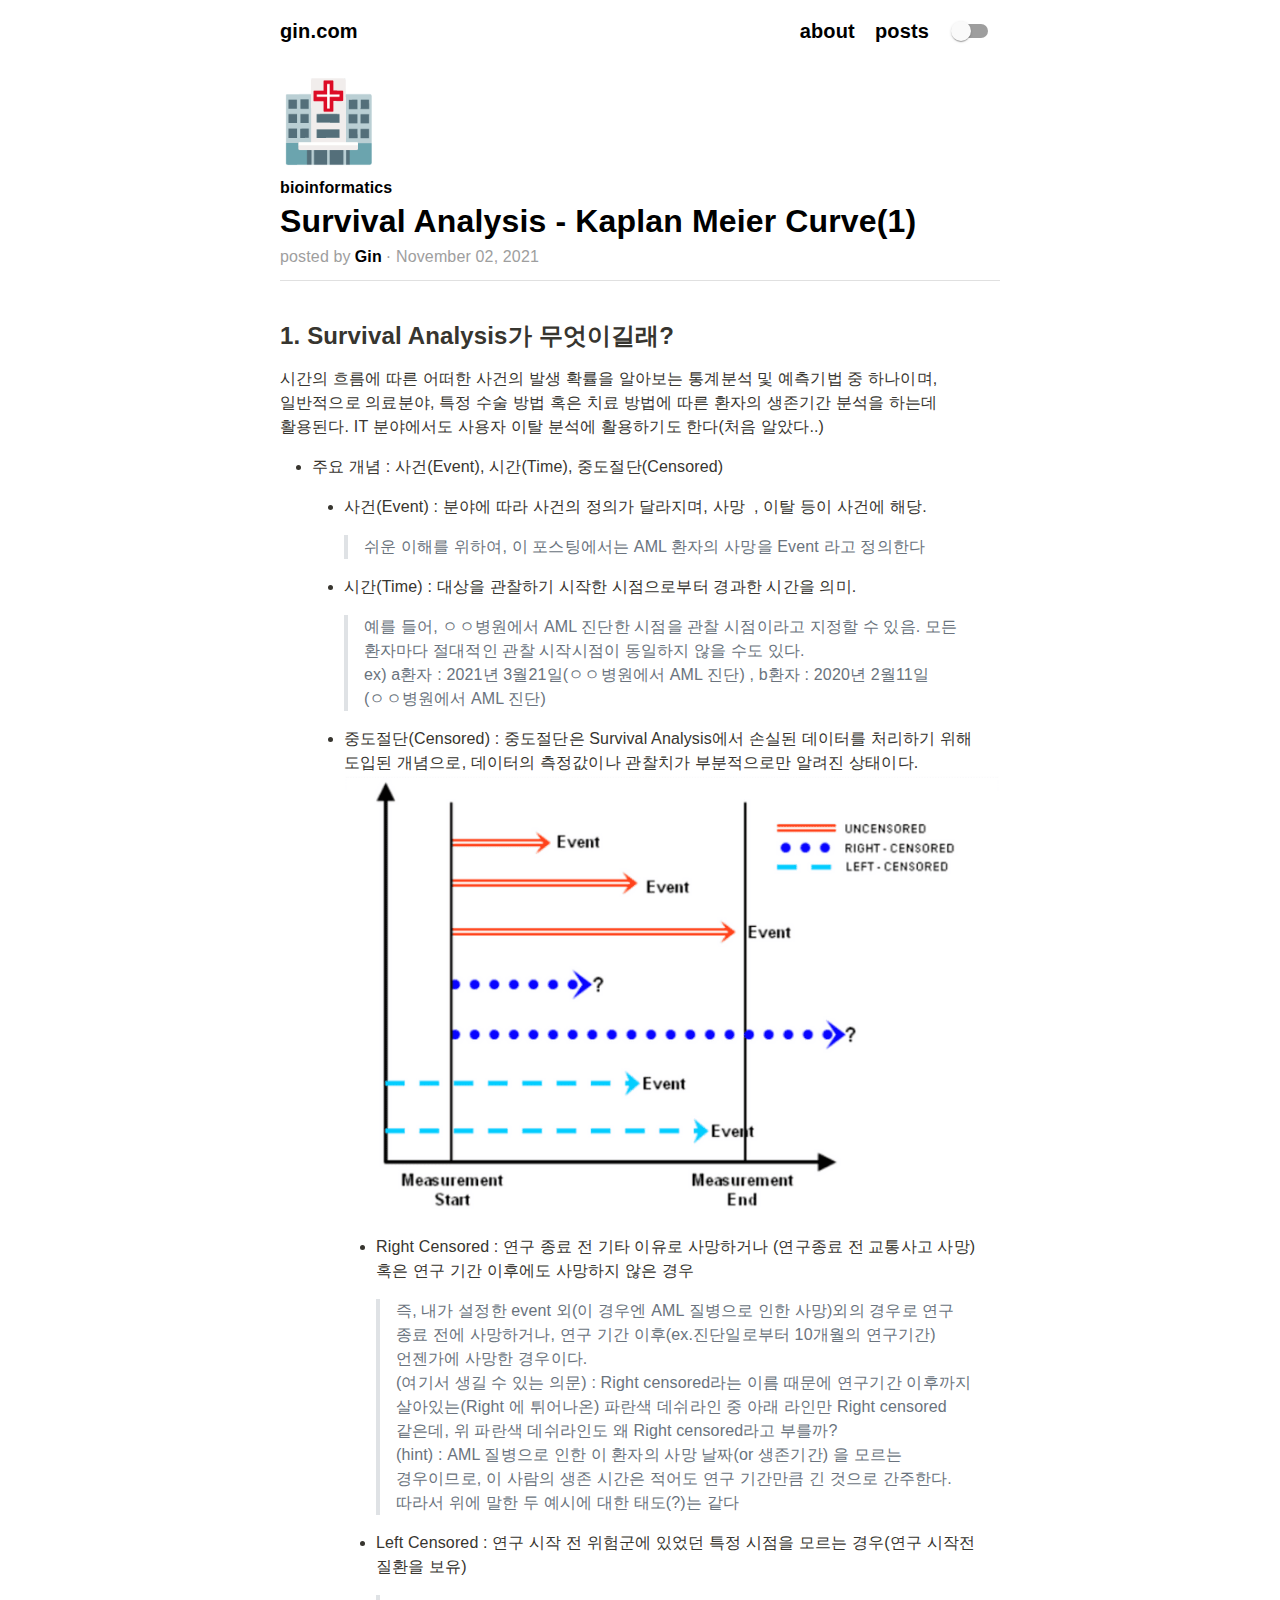
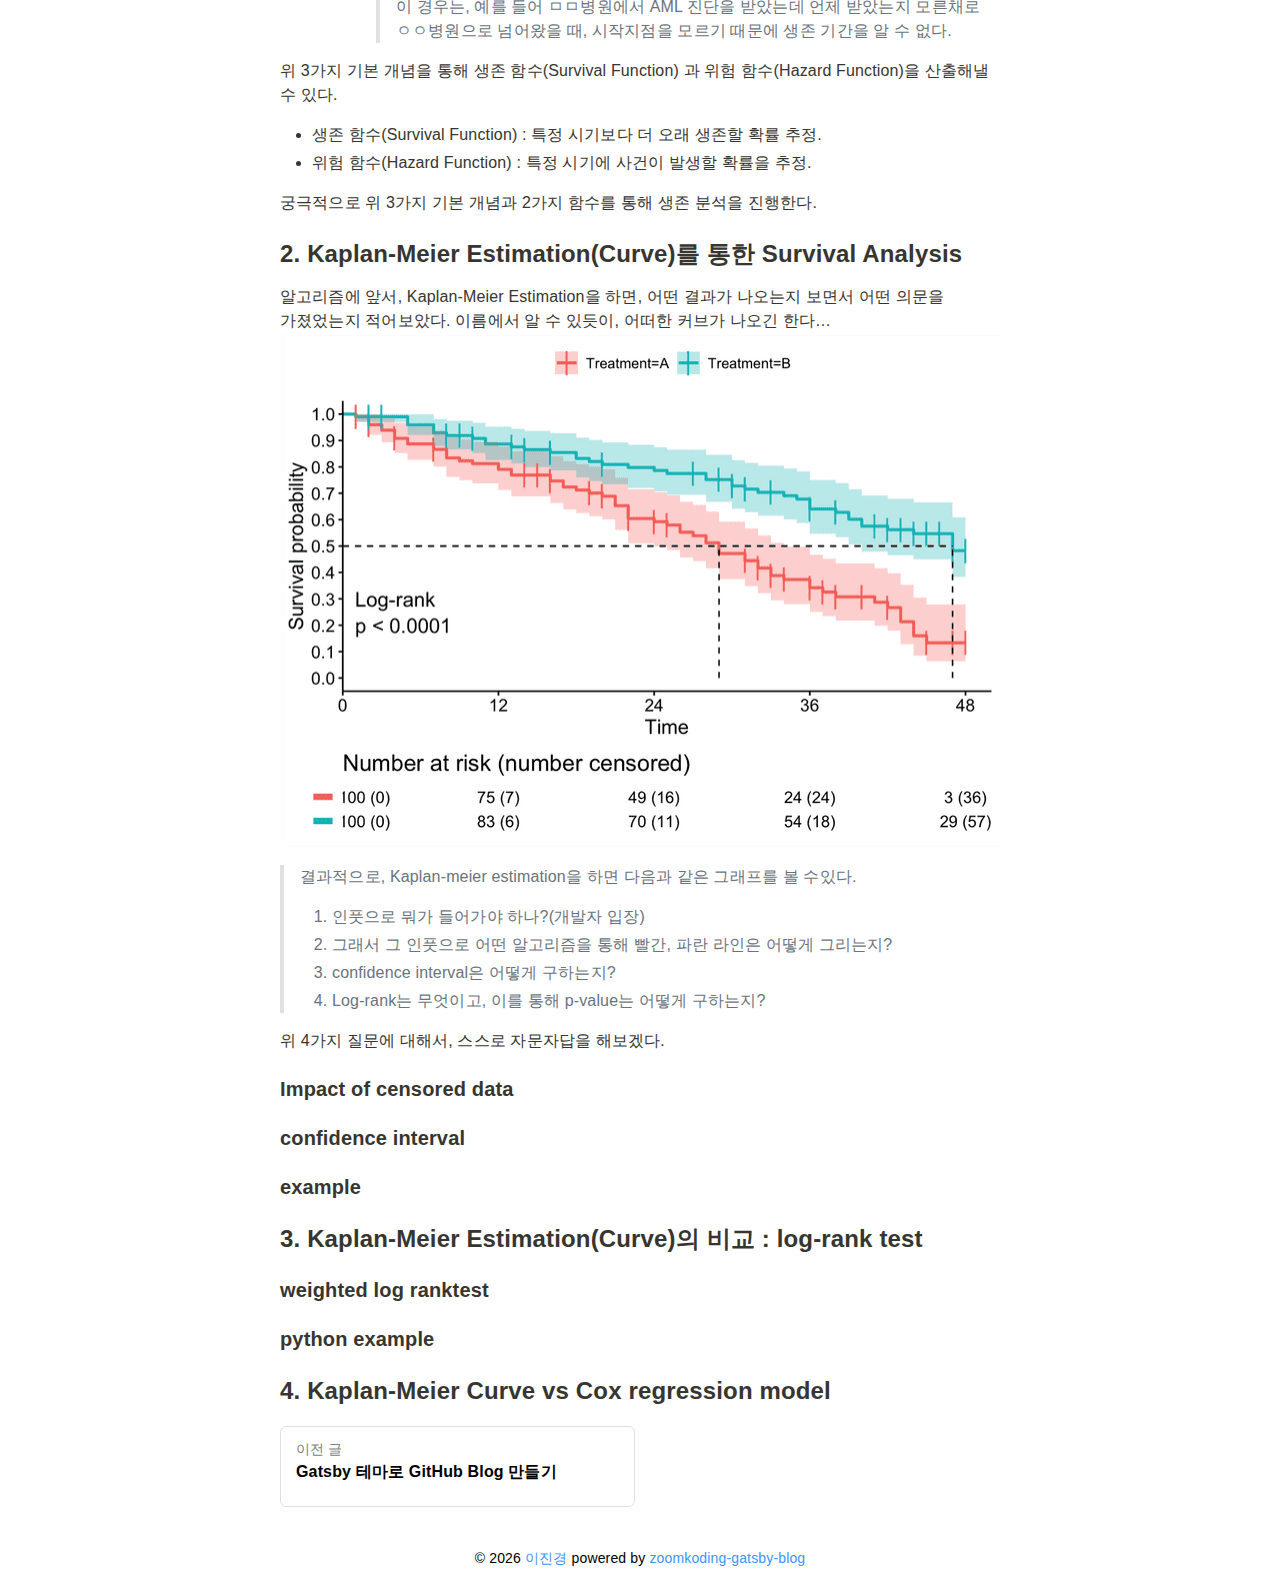
<file: kaplan_meier1/index.html>
<!DOCTYPE html><html lang="en"><head><meta charSet="utf-8"/><meta http-equiv="x-ua-compatible" content="ie=edge"/><meta name="viewport" content="width=device-width, initial-scale=1, shrink-to-fit=no"/><style data-href="/styles.cb775544401a1f8661d7.css" id="gatsby-global-css">@font-face{font-display:swap;font-family:Montserrat;font-style:normal;font-weight:400;src:url(/static/montserrat-cyrillic-ext-400-normal-a13ef88d6cc2bace52bc1684ecb8823d.woff2) format("woff2"),url(/static/montserrat-all-400-normal-7bf99c007acd1baa1f21903b6fda4d65.woff) format("woff");unicode-range:U+0460-052f,U+1c80-1c88,U+20b4,U+2de0-2dff,U+a640-a69f,U+fe2e-fe2f}@font-face{font-display:swap;font-family:Montserrat;font-style:normal;font-weight:400;src:url(/static/montserrat-cyrillic-400-normal-298b48e6dfdf7ec4ef8907ff8a7182b1.woff2) format("woff2"),url(/static/montserrat-all-400-normal-7bf99c007acd1baa1f21903b6fda4d65.woff) format("woff");unicode-range:U+0400-045f,U+0490-0491,U+04b0-04b1,U+2116}@font-face{font-display:swap;font-family:Montserrat;font-style:normal;font-weight:400;src:url([data-uri]) format("woff2"),url(/static/montserrat-all-400-normal-7bf99c007acd1baa1f21903b6fda4d65.woff) format("woff");unicode-range:U+0102-0103,U+0110-0111,U+0128-0129,U+0168-0169,U+01a0-01a1,U+01af-01b0,U+1ea0-1ef9,U+20ab}@font-face{font-display:swap;font-family:Montserrat;font-style:normal;font-weight:400;src:url(/static/montserrat-latin-ext-400-normal-97638b9a50d86ae960e84043314bf07a.woff2) format("woff2"),url(/static/montserrat-all-400-normal-7bf99c007acd1baa1f21903b6fda4d65.woff) format("woff");unicode-range:U+0100-024f,U+0259,U+1e??,U+2020,U+20a0-20ab,U+20ad-20cf,U+2113,U+2c60-2c7f,U+a720-a7ff}@font-face{font-display:swap;font-family:Montserrat;font-style:normal;font-weight:400;src:url(/static/montserrat-latin-400-normal-bc3aa95dca08f5fee5291e34959c27bc.woff2) format("woff2"),url(/static/montserrat-all-400-normal-7bf99c007acd1baa1f21903b6fda4d65.woff) format("woff");unicode-range:U+00??,U+0131,U+0152-0153,U+02bb-02bc,U+02c6,U+02da,U+02dc,U+2000-206f,U+2074,U+20ac,U+2122,U+2191,U+2193,U+2212,U+2215,U+feff,U+fffd}a,abbr,acronym,address,applet,article,aside,audio,b,big,blockquote,body,canvas,caption,center,cite,code,dd,del,details,dfn,div,dl,dt,em,embed,fieldset,figcaption,figure,footer,form,h1,h2,h3,h4,h5,h6,header,hgroup,html,i,iframe,img,ins,kbd,label,legend,li,mark,menu,nav,object,ol,output,p,pre,q,ruby,s,samp,section,small,span,strike,strong,sub,summary,sup,table,tbody,td,tfoot,th,thead,time,tr,tt,u,ul,var,video{border:0;font-size:100%;font:inherit;margin:0;padding:0;vertical-align:baseline}article,aside,details,figcaption,figure,footer,header,hgroup,menu,nav,section{display:block}body{line-height:1}ol,ul{list-style:none}blockquote,q{quotes:none}blockquote:after,blockquote:before,q:after,q:before{content:"";content:none}table{border-collapse:collapse;border-spacing:0}a{outline:none;text-decoration:none}body{--background-color:#fff;--primary-text-color:#000;--secondary-text-color:#9e9e9e;--content-text-color:#37352f;--button-background-color:#f3f3f4;--button-text-color:#363f47;--tab-text-color:#6e6d7a;--tab-hover-text-color:#0d0c22;--tab-selected-background-color:rgba(13,12,34,0.05);--bio-link-icon-color:rgba(0,0,0,0.54);--about-link-icon-color:#a8a8a8;--chip-background-color:#f3f3f4;--link-text-color:rgb(55 53 47/70%);--post-card-border-color:rgba(0,0,0,0.12);--markdown-table-even-cell-background-color:#f6f8fa;--markdown-table-border-color:#dfe2e5;--markdown-blockquote-border-color:#dfe2e5;--markdown-border-color:#e1e4e8}body.dark{--background-color:#232326;--primary-text-color:#e6e6e6;--secondary-text-color:#768390;--content-text-color:#e6e6e6;--button-background-color:#444c56;--button-text-color:#363f47;--tab-text-color:#768390;--tab-hover-text-color:#acbac7;--tab-selected-background-color:#373e47;--chip-background-color:#323a42;--bio-link-icon-color:#e6e6e6;--about-link-icon-color:#a8a8a8;--link-text-color:#90b0ec;--post-card-border-color:#363f47;--markdown-table-even-cell-background-color:#2d333b;--markdown-table-border-color:#444c56;--markdown-blockquote-border-color:#4f5864;--markdown-border-color:#e1e4e8}*{-webkit-appearance:none;appearance:none;box-sizing:border-box}html{background:var(--background-color);font-family:-apple-system,BlinkMacSystemFont,Segoe UI,Helvetica,Arial,sans-serif,Apple Color Emoji,Segoe UI Emoji;font-size:14px;height:100%;overflow-y:scroll;width:100%}html.transition,html.transition *,html.transition :after,html.transition :before{transition:.42s cubic-bezier(.68,-.55,.27,1.55)!important;transition-delay:0!important}body{-webkit-font-smoothing:antialiased;-moz-osx-font-smoothing:grayscale;background-color:var(--background-color);color:var(--primary-text-color);height:100%;margin:0;width:100%;word-break:keep-all}ul{-webkit-margin-before:0;-webkit-margin-after:0;-webkit-margin-start:0;-webkit-margin-end:0;-webkit-padding-start:0;margin-block-end:0;margin-block-start:0;margin-inline-end:0;margin-inline-start:0;padding-inline-start:0}a{color:var(--link-text-color)}.markdown .octicon{fill:currentColor;display:inline-block;vertical-align:text-bottom}.markdown .anchor{float:left;line-height:1;margin-left:-20px;padding-right:4px}.markdown .anchor:focus{outline:none}.markdown h1 .octicon-link,.markdown h2 .octicon-link,.markdown h3 .octicon-link,.markdown h4 .octicon-link,.markdown h5 .octicon-link,.markdown h6 .octicon-link{color:#1b1f23;vertical-align:middle;visibility:hidden}.markdown h1:hover .anchor,.markdown h2:hover .anchor,.markdown h3:hover .anchor,.markdown h4:hover .anchor,.markdown h5:hover .anchor,.markdown h6:hover .anchor{text-decoration:none}.markdown h1:hover .anchor .octicon-link,.markdown h2:hover .anchor .octicon-link,.markdown h3:hover .anchor .octicon-link,.markdown h4:hover .anchor .octicon-link,.markdown h5:hover .anchor .octicon-link,.markdown h6:hover .anchor .octicon-link{visibility:visible}.markdown h1:hover .anchor .octicon-link:before,.markdown h2:hover .anchor .octicon-link:before,.markdown h3:hover .anchor .octicon-link:before,.markdown h4:hover .anchor .octicon-link:before,.markdown h5:hover .anchor .octicon-link:before,.markdown h6:hover .anchor .octicon-link:before{background-image:url("data:image/svg+xml;charset=utf-8,%3Csvg xmlns='http://www.w3.org/2000/svg' width='16' height='16' aria-hidden='true'%3E%3Cpath fill-rule='evenodd' d='M4 9h1v1H4c-1.5 0-3-1.69-3-3.5S2.55 3 4 3h4c1.45 0 3 1.69 3 3.5 0 1.41-.91 2.72-2 3.25V8.59c.58-.45 1-1.27 1-2.09C10 5.22 8.98 4 8 4H4c-.98 0-2 1.22-2 2.5S3 9 4 9zm9-3h-1v1h1c1 0 2 1.22 2 2.5S13.98 12 13 12H9c-.98 0-2-1.22-2-2.5 0-.83.42-1.64 1-2.09V6.25c-1.09.53-2 1.84-2 3.25C6 11.31 7.55 13 9 13h4c1.45 0 3-1.69 3-3.5S14.5 6 13 6z'/%3E%3C/svg%3E");content:" ";display:inline-block;height:16px;width:16px}.markdown{-ms-text-size-adjust:100%;-webkit-text-size-adjust:100%;word-wrap:break-word;color:var(--content-text-color);font-family:-apple-system,BlinkMacSystemFont,Segoe UI,Helvetica,Arial,sans-serif,Apple Color Emoji,Segoe UI Emoji;font-size:16px;font-weight:500;line-height:1.5}.markdown details{display:block}.markdown summary{display:list-item}.markdown a{background-color:initial}.markdown a:active,.markdown a:hover{outline-width:0}.markdown strong{font-weight:inherit;font-weight:bolder}.markdown h1{margin:.67em 0}.markdown img{border-style:none}.markdown code,.markdown kbd,.markdown pre{font-family:monospace,monospace;font-size:1em}.markdown hr{box-sizing:initial;overflow:visible}.markdown input{font:inherit;margin:0;overflow:visible}.markdown [type=checkbox]{box-sizing:border-box;padding:0}.markdown *{box-sizing:border-box}.markdown input{font-family:inherit;font-size:inherit;line-height:inherit}.markdown a{border-bottom:.05em solid;border-bottom-color:var(--link-text-color);border-left-color:var(--link-text-color);border-right-color:var(--link-text-color);border-top-color:var(--link-text-color);color:var(--link-text-color);text-decoration:none}.markdown a.anchor{border-bottom:none}.markdown strong{font-weight:700}.markdown hr{background:transparent;border-bottom:1px solid var(--markdown-blockquote-border-color);height:0;margin:15px 0;overflow:hidden}.markdown hr:after,.markdown hr:before{content:"";display:table}.markdown hr:after{clear:both}.markdown table{border-collapse:collapse;border-spacing:0}.markdown td,.markdown th{padding:0}.markdown details summary{cursor:pointer}.markdown h1,.markdown h2,.markdown h3,.markdown h4,.markdown h5,.markdown h6{margin-bottom:0;margin-top:0}.markdown h1{font-size:32px}.markdown h1,.markdown h2{font-weight:600}.markdown h2{font-size:24px}.markdown h3{font-size:20px}.markdown h3,.markdown h4{font-weight:600}.markdown h4{font-size:16px}.markdown h5{font-size:14px}.markdown h5,.markdown h6{font-weight:600}.markdown h6{font-size:12px}.markdown p{margin-bottom:10px;margin-top:0}.markdown blockquote{margin:0}.markdown ol,.markdown ul{margin-bottom:0;margin-top:0;padding-left:0}.markdown ol ol,.markdown ul ol{list-style-type:lower-roman}.markdown ol ol ol,.markdown ol ul ol,.markdown ul ol ol,.markdown ul ul ol{list-style-type:lower-alpha}.markdown dd{margin-left:0}.markdown code,.markdown pre{font-family:SFMono-Regular,Consolas,Liberation Mono,Menlo,monospace;font-size:12px}.markdown code.language-text{border-radius:3px;font-size:85%;padding:.2em .4em}.markdown :not(pre)>code.language-text{background:rgba(135,131,120,.15);color:#eb5757;overflow-wrap:break-word}.markdown pre{margin-bottom:0;margin-top:0}.markdown input::-webkit-inner-spin-button,.markdown input::-webkit-outer-spin-button{-webkit-appearance:none;appearance:none;margin:0}.markdown :checked+.radio-label{border-color:#0366d6;position:relative;z-index:1}.markdown .border{border:1px solid var(--markdown-border-color)!important}.markdown .border-0{border:0!important}.markdown .border-bottom{border-bottom:1px solid var(--markdown-border-color)!important}.markdown .rounded-1{border-radius:3px!important}.markdown .bg-white{background-color:transparent!important}.markdown .bg-gray-light{background-color:#fafbfc!important}.markdown .text-gray-light{color:#6a737d!important}.markdown .pl-3,.markdown .px-3{padding-left:16px!important}.markdown .px-3{padding-right:16px!important}.markdown .f6{font-size:12px!important}.markdown .lh-condensed{line-height:1.25!important}.markdown .text-bold{font-weight:600!important}.markdown .pl-c{color:#6a737d}.markdown .pl-c1,.markdown .pl-s .pl-v{color:#005cc5}.markdown .pl-e,.markdown .pl-en{color:#6f42c1}.markdown .pl-s .pl-s1,.markdown .pl-smi{color:#24292e}.markdown .pl-ent{color:#22863a}.markdown .pl-k{color:#d73a49}.markdown .pl-pds,.markdown .pl-s,.markdown .pl-s .pl-pse .pl-s1,.markdown .pl-sr,.markdown .pl-sr .pl-cce,.markdown .pl-sr .pl-sra,.markdown .pl-sr .pl-sre{color:#032f62}.markdown .pl-smw,.markdown .pl-v{color:#e36209}.markdown .pl-bu{color:#b31d28}.markdown .pl-ii{background-color:#b31d28;color:#fafbfc}.markdown .pl-c2{background-color:#d73a49;color:#fafbfc}.markdown .pl-c2:before{content:"^M"}.markdown .pl-sr .pl-cce{color:#22863a;font-weight:700}.markdown .pl-ml{color:#735c0f}.markdown .pl-mh,.markdown .pl-mh .pl-en,.markdown .pl-ms{color:#005cc5;font-weight:700}.markdown .pl-mi{color:#24292e;font-style:italic}.markdown .pl-mb{color:#24292e;font-weight:700}.markdown .pl-md{background-color:#ffeef0;color:#b31d28}.markdown .pl-mi1{background-color:#f0fff4;color:#22863a}.markdown .pl-mc{background-color:#ffebda;color:#e36209}.markdown .pl-mi2{background-color:#005cc5;color:#f6f8fa}.markdown .pl-mdr{color:#6f42c1;font-weight:700}.markdown .pl-ba{color:#586069}.markdown .pl-sg{color:#959da5}.markdown .pl-corl{color:#032f62;text-decoration:underline}.markdown .mb-0{margin-bottom:0!important}.markdown .my-2{margin-bottom:8px!important;margin-top:8px!important}.markdown .pl-0{padding-left:0!important}.markdown .py-0{padding-bottom:0!important;padding-top:0!important}.markdown .pl-1{padding-left:4px!important}.markdown .pl-2{padding-left:8px!important}.markdown .py-2{padding-bottom:8px!important;padding-top:8px!important}.markdown .pl-3{padding-left:16px!important}.markdown .pl-4{padding-left:24px!important}.markdown .pl-5{padding-left:32px!important}.markdown .pl-6{padding-left:40px!important}.markdown .pl-7{padding-left:48px!important}.markdown .pl-8{padding-left:64px!important}.markdown .pl-9{padding-left:80px!important}.markdown .pl-10{padding-left:96px!important}.markdown .pl-11{padding-left:112px!important}.markdown .pl-12{padding-left:128px!important}.markdown hr{border-bottom-color:#eee}.markdown kbd{background-color:#fafbfc;border:1px solid #d1d5da;border-radius:3px;box-shadow:inset 0 -1px 0 #d1d5da;color:#444d56;display:inline-block;font:11px SFMono-Regular,Consolas,Liberation Mono,Menlo,monospace;line-height:10px;padding:3px 5px;vertical-align:middle}.markdown:after,.markdown:before{content:"";display:table}.markdown:after{clear:both}.markdown>:first-child{margin-top:0!important}.markdown>:last-child{margin-bottom:0!important}.markdown a:not([href]){color:inherit;text-decoration:none}.markdown blockquote,.markdown details,.markdown dl,.markdown ol,.markdown p,.markdown pre,.markdown table,.markdown ul{margin-bottom:16px;margin-top:0}.markdown hr{background-color:var(--markdown-border-color);border:0;height:.25em;margin:24px 0;padding:0}.markdown blockquote{border-left:.25em solid var(--markdown-blockquote-border-color);color:#6a737d;padding:0 1em}.markdown blockquote>:first-child{margin-top:0}.markdown blockquote>:last-child{margin-bottom:0}.markdown h1,.markdown h2,.markdown h3,.markdown h4,.markdown h5,.markdown h6{font-weight:600;line-height:1.25;margin-bottom:16px;margin-top:24px}.markdown h1{font-size:2em}.markdown h2{font-size:1.5em}.markdown h3{font-size:1.25em}.markdown h4{font-size:1em}.markdown h5{font-size:.875em}.markdown h6{color:#6a737d;font-size:.85em}.markdown ol,.markdown ul{padding-left:2em}.markdown ol ol,.markdown ol ul,.markdown ul ol,.markdown ul ul{margin-bottom:0;margin-top:0}.markdown ol{list-style-type:decimal}.markdown ul{list-style-type:disc}.markdown li{word-wrap:break-all;display:list-item;text-align:-webkit-match-parent}.markdown li>p{margin-top:16px}.markdown li+li{margin-top:.25em}.markdown dl{padding:0}.markdown dl dt{font-size:1em;font-style:italic;font-weight:600;margin-top:16px;padding:0}.markdown dl dd{margin-bottom:16px;padding:0 16px}.markdown table{display:block;overflow:auto;width:100%}.markdown table th{font-weight:600}.markdown table td,.markdown table th{border:1px solid var(--markdown-table-border-color);padding:6px 13px}.markdown table tr{border-top:1px solid var(--markdown-table-border-color)}.markdown table tr:nth-child(2n){background-color:var(--markdown-table-even-cell-background-color)}.markdown img{background-color:transparent;box-sizing:initial;display:block;margin:0 auto;max-width:100%}.markdown img[align=right]{padding-left:20px}.markdown img[align=left]{padding-right:20px}.markdown code{background-color:rgba(27,31,35,.05);border-radius:3px;font-size:85%;margin:0;padding:.2em .4em}.markdown pre{word-wrap:normal}.markdown pre>code{background:transparent;border:0;font-size:100%;margin:0;padding:0;white-space:pre;word-break:normal}.markdown .highlight{margin-bottom:16px}.markdown .highlight pre{margin-bottom:0;word-break:normal}.markdown .highlight pre,.markdown pre{background-color:#f6f8fa;border-radius:3px;font-size:85%;line-height:1.45;overflow:auto;padding:16px}.markdown pre code{word-wrap:normal;background-color:initial;border:0;display:inline;line-height:inherit;margin:0;max-width:auto;overflow:visible;padding:0}.markdown .commit-tease-sha{color:#444d56;display:inline-block;font-family:SFMono-Regular,Consolas,Liberation Mono,Menlo,monospace;font-size:90%}.markdown .full-commit .btn-outline:not(:disabled):hover{border-color:#005cc5;color:#005cc5}.markdown .blob-wrapper{overflow-x:auto;overflow-y:hidden}.markdown .blob-wrapper-embedded{max-height:240px;overflow-y:auto}.markdown .blob-num{color:rgba(27,31,35,.3);cursor:pointer;font-family:SFMono-Regular,Consolas,Liberation Mono,Menlo,monospace;font-size:12px;line-height:20px;min-width:50px;padding-left:10px;padding-right:10px;text-align:right;-webkit-user-select:none;-ms-user-select:none;user-select:none;vertical-align:top;white-space:nowrap;width:1%}.markdown .blob-num:hover{color:rgba(27,31,35,.6)}.markdown .blob-num:before{content:attr(data-line-number)}.markdown .blob-code{line-height:20px;padding-left:10px;padding-right:10px;position:relative;vertical-align:top}.markdown .blob-code-inner{word-wrap:normal;color:#24292e;font-family:SFMono-Regular,Consolas,Liberation Mono,Menlo,monospace;font-size:12px;overflow:visible;white-space:pre}.markdown .pl-token.active,.markdown .pl-token:hover{background:#ffea7f;cursor:pointer}.markdown .tab-size[data-tab-size="1"]{-moz-tab-size:1;-o-tab-size:1;tab-size:1}.markdown .tab-size[data-tab-size="2"]{-moz-tab-size:2;-o-tab-size:2;tab-size:2}.markdown .tab-size[data-tab-size="3"]{-moz-tab-size:3;-o-tab-size:3;tab-size:3}.markdown .tab-size[data-tab-size="4"]{-moz-tab-size:4;-o-tab-size:4;tab-size:4}.markdown .tab-size[data-tab-size="5"]{-moz-tab-size:5;-o-tab-size:5;tab-size:5}.markdown .tab-size[data-tab-size="6"]{-moz-tab-size:6;-o-tab-size:6;tab-size:6}.markdown .tab-size[data-tab-size="7"]{-moz-tab-size:7;-o-tab-size:7;tab-size:7}.markdown .tab-size[data-tab-size="8"]{-moz-tab-size:8;-o-tab-size:8;tab-size:8}.markdown .tab-size[data-tab-size="9"]{-moz-tab-size:9;-o-tab-size:9;tab-size:9}.markdown .tab-size[data-tab-size="10"]{-moz-tab-size:10;-o-tab-size:10;tab-size:10}.markdown .tab-size[data-tab-size="11"]{-moz-tab-size:11;-o-tab-size:11;tab-size:11}.markdown .tab-size[data-tab-size="12"]{-moz-tab-size:12;-o-tab-size:12;tab-size:12}.markdown .task-list-item{list-style-type:none}.markdown .task-list-item+.task-list-item{margin-top:3px}.markdown .task-list-item input{margin:0 .2em .25em -1.6em;vertical-align:middle}.markdown .table-of-contents{align-items:flex-start;display:flex;flex-direction:column;justify-content:center;position:fixed;right:0;top:75px;width:340px}@media(max-width:1300px){.markdown .table-of-contents{display:none}}.markdown .table-of-contents ul{cursor:pointer;list-style-type:none}.markdown .table-of-contents ul li a{border-bottom:none;color:var(--secondary-text-color);font-size:14px;height:30px;padding:6px 2px;width:100%}.markdown .table-of-contents ul p{margin:0}.markdown .gatsby-resp-image-wrapper{display:flex!important;justify-content:center!important;max-height:560px!important;width:100%!important}.markdown .gatsby-resp-image-wrapper img{height:auto!important;max-height:560px!important;max-width:100%!important;position:relative!important;width:auto!important}code[class*=language-],pre[class*=language-]{word-wrap:normal;background:none;color:#ccc;font-family:Consolas,Monaco,Andale Mono,Ubuntu Mono,monospace;font-size:1em;-webkit-hyphens:none;-ms-hyphens:none;hyphens:none;line-height:1.5;-moz-tab-size:4;-o-tab-size:4;tab-size:4;text-align:left;white-space:pre;word-break:normal;word-spacing:normal}pre[class*=language-]{margin:.5em 0;overflow:auto;padding:1em}:not(pre)>code[class*=language-],pre[class*=language-]{background:#2d2d2d}:not(pre)>code[class*=language-]{border-radius:.3em;padding:.1em;white-space:normal}.token.block-comment,.token.cdata,.token.comment,.token.doctype,.token.prolog{color:#999}.token.punctuation{color:#ccc}.token.attr-name,.token.deleted,.token.namespace,.token.tag{color:#e2777a}.token.function-name{color:#6196cc}.token.boolean,.token.function,.token.number{color:#f08d49}.token.class-name,.token.constant,.token.property,.token.symbol{color:#f8c555}.token.atrule,.token.builtin,.token.important,.token.keyword,.token.selector{color:#cc99cd}.token.attr-value,.token.char,.token.regex,.token.string,.token.variable{color:#7ec699}.token.entity,.token.operator,.token.url{color:#67cdcc}.token.bold,.token.important{font-weight:700}.token.italic{font-style:italic}.token.entity{cursor:help}.token.inserted{color:green}.mjx-chtml{word-wrap:normal;border:0;direction:ltr;display:inline-block;float:none;font-size:100%;font-size-adjust:none;font-style:normal;font-weight:400;letter-spacing:normal;line-height:0;margin:0;max-height:none;max-width:none;min-height:0;min-width:0;padding:1px 0;text-align:left;text-indent:0;text-transform:none;white-space:nowrap;word-spacing:normal}.MJXc-display{display:block;margin:1em 0;padding:0;text-align:center}.mjx-chtml[tabindex]:focus,body :focus .mjx-chtml[tabindex]{display:inline-table}.mjx-full-width{display:table-cell!important;text-align:center;width:10000em}.mjx-math{border-collapse:separate;border-spacing:0;display:inline-block}.mjx-math *{box-sizing:content-box!important;display:inline-block;text-align:left}.mjx-denominator,.mjx-numerator{display:block;text-align:center}.MJXc-stacked{height:0;position:relative}.MJXc-stacked>*{position:absolute}.mjx-stack,.MJXc-bevelled>*{display:inline-block}.mjx-op{display:block}.mjx-under{display:table-cell}.mjx-over{display:block}.mjx-over>*,.mjx-under>*{padding-left:0!important;padding-right:0!important}.mjx-prestack>.mjx-presub,.mjx-prestack>.mjx-presup,.mjx-stack>.mjx-sub,.mjx-stack>.mjx-sup{display:block}.mjx-delim-h>.mjx-char{display:inline-block}.mjx-surd{vertical-align:top}.mjx-surd+.mjx-box{display:inline-flex}.mjx-mphantom *{visibility:hidden}.mjx-merror{background-color:#ff8;border:1px solid #c00;color:#c00;font-size:90%;font-style:normal;padding:2px 3px}.mjx-annotation-xml{line-height:normal}.mjx-menclose>svg{fill:none;stroke:currentColor;overflow:visible}.mjx-mlabeledtr,.mjx-mtr{display:table-row}.mjx-mtd{display:table-cell;text-align:center}.mjx-label{display:table-row}.mjx-box{display:inline-block}.mjx-block{display:block}.mjx-span{display:inline}.mjx-char{display:block;white-space:pre}.mjx-itable{display:inline-table;width:auto}.mjx-row{display:table-row}.mjx-cell{display:table-cell}.mjx-table{display:table;width:100%}.mjx-line{display:block;height:0}.mjx-strut{padding-top:1em;width:0}.mjx-vsize{width:0}.MJXc-space1{margin-left:.167em}.MJXc-space2{margin-left:.222em}.MJXc-space3{margin-left:.278em}.mjx-test.mjx-test-display{display:table!important}.mjx-test.mjx-test-inline{display:inline!important;margin-right:-1px}.mjx-test.mjx-test-default{clear:both;display:block!important}.mjx-ex-box{border:0;display:inline-block!important;height:60ex;margin:0;max-height:none;min-height:0;overflow:hidden;padding:0;position:absolute;width:1px}.mjx-test-inline .mjx-left-box{display:inline-block;float:left;width:0}.mjx-test-inline .mjx-right-box{display:inline-block;float:right;width:0}.mjx-test-display .mjx-right-box{border:0;display:table-cell!important;margin:0;max-width:none;min-width:0;padding:0;width:10000em!important}.MJXc-TeX-unknown-R{font-family:monospace;font-style:normal;font-weight:400}.MJXc-TeX-unknown-I{font-family:monospace;font-style:italic;font-weight:400}.MJXc-TeX-unknown-B{font-family:monospace;font-style:normal;font-weight:700}.MJXc-TeX-unknown-BI{font-family:monospace;font-style:italic;font-weight:700}.MJXc-TeX-ams-R{font-family:MJXc-TeX-ams-R,MJXc-TeX-ams-Rw}.MJXc-TeX-cal-B{font-family:MJXc-TeX-cal-B,MJXc-TeX-cal-Bx,MJXc-TeX-cal-Bw}.MJXc-TeX-frak-R{font-family:MJXc-TeX-frak-R,MJXc-TeX-frak-Rw}.MJXc-TeX-frak-B{font-family:MJXc-TeX-frak-B,MJXc-TeX-frak-Bx,MJXc-TeX-frak-Bw}.MJXc-TeX-math-BI{font-family:MJXc-TeX-math-BI,MJXc-TeX-math-BIx,MJXc-TeX-math-BIw}.MJXc-TeX-sans-R{font-family:MJXc-TeX-sans-R,MJXc-TeX-sans-Rw}.MJXc-TeX-sans-B{font-family:MJXc-TeX-sans-B,MJXc-TeX-sans-Bx,MJXc-TeX-sans-Bw}.MJXc-TeX-sans-I{font-family:MJXc-TeX-sans-I,MJXc-TeX-sans-Ix,MJXc-TeX-sans-Iw}.MJXc-TeX-script-R{font-family:MJXc-TeX-script-R,MJXc-TeX-script-Rw}.MJXc-TeX-type-R{font-family:MJXc-TeX-type-R,MJXc-TeX-type-Rw}.MJXc-TeX-cal-R{font-family:MJXc-TeX-cal-R,MJXc-TeX-cal-Rw}.MJXc-TeX-main-B{font-family:MJXc-TeX-main-B,MJXc-TeX-main-Bx,MJXc-TeX-main-Bw}.MJXc-TeX-main-I{font-family:MJXc-TeX-main-I,MJXc-TeX-main-Ix,MJXc-TeX-main-Iw}.MJXc-TeX-main-R{font-family:MJXc-TeX-main-R,MJXc-TeX-main-Rw}.MJXc-TeX-math-I{font-family:MJXc-TeX-math-I,MJXc-TeX-math-Ix,MJXc-TeX-math-Iw}.MJXc-TeX-size1-R{font-family:MJXc-TeX-size1-R,MJXc-TeX-size1-Rw}.MJXc-TeX-size2-R{font-family:MJXc-TeX-size2-R,MJXc-TeX-size2-Rw}.MJXc-TeX-size3-R{font-family:MJXc-TeX-size3-R,MJXc-TeX-size3-Rw}.MJXc-TeX-size4-R{font-family:MJXc-TeX-size4-R,MJXc-TeX-size4-Rw}.MJXc-TeX-vec-R{font-family:MJXc-TeX-vec-R,MJXc-TeX-vec-Rw}.MJXc-TeX-vec-B{font-family:MJXc-TeX-vec-B,MJXc-TeX-vec-Bx,MJXc-TeX-vec-Bw}@font-face{font-family:MJXc-TeX-ams-R;src:local("MathJax_AMS"),local("MathJax_AMS-Regular")}@font-face{font-family:MJXc-TeX-ams-Rw;src:url(https://cdn.jsdelivr.net/npm/mathjax@2.7.8/fonts/HTML-CSS/TeX/eot/MathJax_AMS-Regular.eot);src:url(https://cdn.jsdelivr.net/npm/mathjax@2.7.8/fonts/HTML-CSS/TeX/woff/MathJax_AMS-Regular.woff) format("woff"),url(https://cdn.jsdelivr.net/npm/mathjax@2.7.8/fonts/HTML-CSS/TeX/otf/MathJax_AMS-Regular.otf) format("opentype")}@font-face{font-family:MJXc-TeX-cal-B;src:local("MathJax_Caligraphic Bold"),local("MathJax_Caligraphic-Bold")}@font-face{font-family:MJXc-TeX-cal-Bx;font-weight:700;src:local("MathJax_Caligraphic")}@font-face{font-family:MJXc-TeX-cal-Bw;src:url(https://cdn.jsdelivr.net/npm/mathjax@2.7.8/fonts/HTML-CSS/TeX/eot/MathJax_Caligraphic-Bold.eot);src:url(https://cdn.jsdelivr.net/npm/mathjax@2.7.8/fonts/HTML-CSS/TeX/woff/MathJax_Caligraphic-Bold.woff) format("woff"),url(https://cdn.jsdelivr.net/npm/mathjax@2.7.8/fonts/HTML-CSS/TeX/otf/MathJax_Caligraphic-Bold.otf) format("opentype")}@font-face{font-family:MJXc-TeX-frak-R;src:local("MathJax_Fraktur"),local("MathJax_Fraktur-Regular")}@font-face{font-family:MJXc-TeX-frak-Rw;src:url(https://cdn.jsdelivr.net/npm/mathjax@2.7.8/fonts/HTML-CSS/TeX/eot/MathJax_Fraktur-Regular.eot);src:url(https://cdn.jsdelivr.net/npm/mathjax@2.7.8/fonts/HTML-CSS/TeX/woff/MathJax_Fraktur-Regular.woff) format("woff"),url(https://cdn.jsdelivr.net/npm/mathjax@2.7.8/fonts/HTML-CSS/TeX/otf/MathJax_Fraktur-Regular.otf) format("opentype")}@font-face{font-family:MJXc-TeX-frak-B;src:local("MathJax_Fraktur Bold"),local("MathJax_Fraktur-Bold")}@font-face{font-family:MJXc-TeX-frak-Bx;font-weight:700;src:local("MathJax_Fraktur")}@font-face{font-family:MJXc-TeX-frak-Bw;src:url(https://cdn.jsdelivr.net/npm/mathjax@2.7.8/fonts/HTML-CSS/TeX/eot/MathJax_Fraktur-Bold.eot);src:url(https://cdn.jsdelivr.net/npm/mathjax@2.7.8/fonts/HTML-CSS/TeX/woff/MathJax_Fraktur-Bold.woff) format("woff"),url(https://cdn.jsdelivr.net/npm/mathjax@2.7.8/fonts/HTML-CSS/TeX/otf/MathJax_Fraktur-Bold.otf) format("opentype")}@font-face{font-family:MJXc-TeX-math-BI;src:local("MathJax_Math BoldItalic"),local("MathJax_Math-BoldItalic")}@font-face{font-family:MJXc-TeX-math-BIx;font-style:italic;font-weight:700;src:local("MathJax_Math")}@font-face{font-family:MJXc-TeX-math-BIw;src:url(https://cdn.jsdelivr.net/npm/mathjax@2.7.8/fonts/HTML-CSS/TeX/eot/MathJax_Math-BoldItalic.eot);src:url(https://cdn.jsdelivr.net/npm/mathjax@2.7.8/fonts/HTML-CSS/TeX/woff/MathJax_Math-BoldItalic.woff) format("woff"),url(https://cdn.jsdelivr.net/npm/mathjax@2.7.8/fonts/HTML-CSS/TeX/otf/MathJax_Math-BoldItalic.otf) format("opentype")}@font-face{font-family:MJXc-TeX-sans-R;src:local("MathJax_SansSerif"),local("MathJax_SansSerif-Regular")}@font-face{font-family:MJXc-TeX-sans-Rw;src:url(https://cdn.jsdelivr.net/npm/mathjax@2.7.8/fonts/HTML-CSS/TeX/eot/MathJax_SansSerif-Regular.eot);src:url(https://cdn.jsdelivr.net/npm/mathjax@2.7.8/fonts/HTML-CSS/TeX/woff/MathJax_SansSerif-Regular.woff) format("woff"),url(https://cdn.jsdelivr.net/npm/mathjax@2.7.8/fonts/HTML-CSS/TeX/otf/MathJax_SansSerif-Regular.otf) format("opentype")}@font-face{font-family:MJXc-TeX-sans-B;src:local("MathJax_SansSerif Bold"),local("MathJax_SansSerif-Bold")}@font-face{font-family:MJXc-TeX-sans-Bx;font-weight:700;src:local("MathJax_SansSerif")}@font-face{font-family:MJXc-TeX-sans-Bw;src:url(https://cdn.jsdelivr.net/npm/mathjax@2.7.8/fonts/HTML-CSS/TeX/eot/MathJax_SansSerif-Bold.eot);src:url(https://cdn.jsdelivr.net/npm/mathjax@2.7.8/fonts/HTML-CSS/TeX/woff/MathJax_SansSerif-Bold.woff) format("woff"),url(https://cdn.jsdelivr.net/npm/mathjax@2.7.8/fonts/HTML-CSS/TeX/otf/MathJax_SansSerif-Bold.otf) format("opentype")}@font-face{font-family:MJXc-TeX-sans-I;src:local("MathJax_SansSerif Italic"),local("MathJax_SansSerif-Italic")}@font-face{font-family:MJXc-TeX-sans-Ix;font-style:italic;src:local("MathJax_SansSerif")}@font-face{font-family:MJXc-TeX-sans-Iw;src:url(https://cdn.jsdelivr.net/npm/mathjax@2.7.8/fonts/HTML-CSS/TeX/eot/MathJax_SansSerif-Italic.eot);src:url(https://cdn.jsdelivr.net/npm/mathjax@2.7.8/fonts/HTML-CSS/TeX/woff/MathJax_SansSerif-Italic.woff) format("woff"),url(https://cdn.jsdelivr.net/npm/mathjax@2.7.8/fonts/HTML-CSS/TeX/otf/MathJax_SansSerif-Italic.otf) format("opentype")}@font-face{font-family:MJXc-TeX-script-R;src:local("MathJax_Script"),local("MathJax_Script-Regular")}@font-face{font-family:MJXc-TeX-script-Rw;src:url(https://cdn.jsdelivr.net/npm/mathjax@2.7.8/fonts/HTML-CSS/TeX/eot/MathJax_Script-Regular.eot);src:url(https://cdn.jsdelivr.net/npm/mathjax@2.7.8/fonts/HTML-CSS/TeX/woff/MathJax_Script-Regular.woff) format("woff"),url(https://cdn.jsdelivr.net/npm/mathjax@2.7.8/fonts/HTML-CSS/TeX/otf/MathJax_Script-Regular.otf) format("opentype")}@font-face{font-family:MJXc-TeX-type-R;src:local("MathJax_Typewriter"),local("MathJax_Typewriter-Regular")}@font-face{font-family:MJXc-TeX-type-Rw;src:url(https://cdn.jsdelivr.net/npm/mathjax@2.7.8/fonts/HTML-CSS/TeX/eot/MathJax_Typewriter-Regular.eot);src:url(https://cdn.jsdelivr.net/npm/mathjax@2.7.8/fonts/HTML-CSS/TeX/woff/MathJax_Typewriter-Regular.woff) format("woff"),url(https://cdn.jsdelivr.net/npm/mathjax@2.7.8/fonts/HTML-CSS/TeX/otf/MathJax_Typewriter-Regular.otf) format("opentype")}@font-face{font-family:MJXc-TeX-cal-R;src:local("MathJax_Caligraphic"),local("MathJax_Caligraphic-Regular")}@font-face{font-family:MJXc-TeX-cal-Rw;src:url(https://cdn.jsdelivr.net/npm/mathjax@2.7.8/fonts/HTML-CSS/TeX/eot/MathJax_Caligraphic-Regular.eot);src:url(https://cdn.jsdelivr.net/npm/mathjax@2.7.8/fonts/HTML-CSS/TeX/woff/MathJax_Caligraphic-Regular.woff) format("woff"),url(https://cdn.jsdelivr.net/npm/mathjax@2.7.8/fonts/HTML-CSS/TeX/otf/MathJax_Caligraphic-Regular.otf) format("opentype")}@font-face{font-family:MJXc-TeX-main-B;src:local("MathJax_Main Bold"),local("MathJax_Main-Bold")}@font-face{font-family:MJXc-TeX-main-Bx;font-weight:700;src:local("MathJax_Main")}@font-face{font-family:MJXc-TeX-main-Bw;src:url(https://cdn.jsdelivr.net/npm/mathjax@2.7.8/fonts/HTML-CSS/TeX/eot/MathJax_Main-Bold.eot);src:url(https://cdn.jsdelivr.net/npm/mathjax@2.7.8/fonts/HTML-CSS/TeX/woff/MathJax_Main-Bold.woff) format("woff"),url(https://cdn.jsdelivr.net/npm/mathjax@2.7.8/fonts/HTML-CSS/TeX/otf/MathJax_Main-Bold.otf) format("opentype")}@font-face{font-family:MJXc-TeX-main-I;src:local("MathJax_Main Italic"),local("MathJax_Main-Italic")}@font-face{font-family:MJXc-TeX-main-Ix;font-style:italic;src:local("MathJax_Main")}@font-face{font-family:MJXc-TeX-main-Iw;src:url(https://cdn.jsdelivr.net/npm/mathjax@2.7.8/fonts/HTML-CSS/TeX/eot/MathJax_Main-Italic.eot);src:url(https://cdn.jsdelivr.net/npm/mathjax@2.7.8/fonts/HTML-CSS/TeX/woff/MathJax_Main-Italic.woff) format("woff"),url(https://cdn.jsdelivr.net/npm/mathjax@2.7.8/fonts/HTML-CSS/TeX/otf/MathJax_Main-Italic.otf) format("opentype")}@font-face{font-family:MJXc-TeX-main-R;src:local("MathJax_Main"),local("MathJax_Main-Regular")}@font-face{font-family:MJXc-TeX-main-Rw;src:url(https://cdn.jsdelivr.net/npm/mathjax@2.7.8/fonts/HTML-CSS/TeX/eot/MathJax_Main-Regular.eot);src:url(https://cdn.jsdelivr.net/npm/mathjax@2.7.8/fonts/HTML-CSS/TeX/woff/MathJax_Main-Regular.woff) format("woff"),url(https://cdn.jsdelivr.net/npm/mathjax@2.7.8/fonts/HTML-CSS/TeX/otf/MathJax_Main-Regular.otf) format("opentype")}@font-face{font-family:MJXc-TeX-math-I;src:local("MathJax_Math Italic"),local("MathJax_Math-Italic")}@font-face{font-family:MJXc-TeX-math-Ix;font-style:italic;src:local("MathJax_Math")}@font-face{font-family:MJXc-TeX-math-Iw;src:url(https://cdn.jsdelivr.net/npm/mathjax@2.7.8/fonts/HTML-CSS/TeX/eot/MathJax_Math-Italic.eot);src:url(https://cdn.jsdelivr.net/npm/mathjax@2.7.8/fonts/HTML-CSS/TeX/woff/MathJax_Math-Italic.woff) format("woff"),url(https://cdn.jsdelivr.net/npm/mathjax@2.7.8/fonts/HTML-CSS/TeX/otf/MathJax_Math-Italic.otf) format("opentype")}@font-face{font-family:MJXc-TeX-size1-R;src:local("MathJax_Size1"),local("MathJax_Size1-Regular")}@font-face{font-family:MJXc-TeX-size1-Rw;src:url(https://cdn.jsdelivr.net/npm/mathjax@2.7.8/fonts/HTML-CSS/TeX/eot/MathJax_Size1-Regular.eot);src:url(https://cdn.jsdelivr.net/npm/mathjax@2.7.8/fonts/HTML-CSS/TeX/woff/MathJax_Size1-Regular.woff) format("woff"),url(https://cdn.jsdelivr.net/npm/mathjax@2.7.8/fonts/HTML-CSS/TeX/otf/MathJax_Size1-Regular.otf) format("opentype")}@font-face{font-family:MJXc-TeX-size2-R;src:local("MathJax_Size2"),local("MathJax_Size2-Regular")}@font-face{font-family:MJXc-TeX-size2-Rw;src:url(https://cdn.jsdelivr.net/npm/mathjax@2.7.8/fonts/HTML-CSS/TeX/eot/MathJax_Size2-Regular.eot);src:url(https://cdn.jsdelivr.net/npm/mathjax@2.7.8/fonts/HTML-CSS/TeX/woff/MathJax_Size2-Regular.woff) format("woff"),url(https://cdn.jsdelivr.net/npm/mathjax@2.7.8/fonts/HTML-CSS/TeX/otf/MathJax_Size2-Regular.otf) format("opentype")}@font-face{font-family:MJXc-TeX-size3-R;src:local("MathJax_Size3"),local("MathJax_Size3-Regular")}@font-face{font-family:MJXc-TeX-size3-Rw;src:url(https://cdn.jsdelivr.net/npm/mathjax@2.7.8/fonts/HTML-CSS/TeX/eot/MathJax_Size3-Regular.eot);src:url(https://cdn.jsdelivr.net/npm/mathjax@2.7.8/fonts/HTML-CSS/TeX/woff/MathJax_Size3-Regular.woff) format("woff"),url(https://cdn.jsdelivr.net/npm/mathjax@2.7.8/fonts/HTML-CSS/TeX/otf/MathJax_Size3-Regular.otf) format("opentype")}@font-face{font-family:MJXc-TeX-size4-R;src:local("MathJax_Size4"),local("MathJax_Size4-Regular")}@font-face{font-family:MJXc-TeX-size4-Rw;src:url(https://cdn.jsdelivr.net/npm/mathjax@2.7.8/fonts/HTML-CSS/TeX/eot/MathJax_Size4-Regular.eot);src:url(https://cdn.jsdelivr.net/npm/mathjax@2.7.8/fonts/HTML-CSS/TeX/woff/MathJax_Size4-Regular.woff) format("woff"),url(https://cdn.jsdelivr.net/npm/mathjax@2.7.8/fonts/HTML-CSS/TeX/otf/MathJax_Size4-Regular.otf) format("opentype")}@font-face{font-family:MJXc-TeX-vec-R;src:local("MathJax_Vector"),local("MathJax_Vector-Regular")}@font-face{font-family:MJXc-TeX-vec-Rw;src:url(https://cdn.jsdelivr.net/npm/mathjax@2.7.8/fonts/HTML-CSS/TeX/eot/MathJax_Vector-Regular.eot);src:url(https://cdn.jsdelivr.net/npm/mathjax@2.7.8/fonts/HTML-CSS/TeX/woff/MathJax_Vector-Regular.woff) format("woff"),url(https://cdn.jsdelivr.net/npm/mathjax@2.7.8/fonts/HTML-CSS/TeX/otf/MathJax_Vector-Regular.otf) format("opentype")}@font-face{font-family:MJXc-TeX-vec-B;src:local("MathJax_Vector Bold"),local("MathJax_Vector-Bold")}@font-face{font-family:MJXc-TeX-vec-Bx;font-weight:700;src:local("MathJax_Vector")}@font-face{font-family:MJXc-TeX-vec-Bw;src:url(https://cdn.jsdelivr.net/npm/mathjax@2.7.8/fonts/HTML-CSS/TeX/eot/MathJax_Vector-Bold.eot);src:url(https://cdn.jsdelivr.net/npm/mathjax@2.7.8/fonts/HTML-CSS/TeX/woff/MathJax_Vector-Bold.woff) format("woff"),url(https://cdn.jsdelivr.net/npm/mathjax@2.7.8/fonts/HTML-CSS/TeX/otf/MathJax_Vector-Bold.otf) format("opentype")}.page-header-wrapper{display:flex;height:62px;justify-content:center;padding-left:15px;padding-right:15px;width:100%}.page-header-wrapper .page-header{align-items:center;display:flex;justify-content:space-between;max-width:720px;width:100%}.page-header-wrapper .page-header .link{color:var(--primary-text-color);font-size:17px;font-weight:700}@media(min-width:768px){.page-header-wrapper .page-header .link{font-size:20px;font-weight:700}}.page-header-wrapper .page-header .trailing-section{align-items:center;display:flex}.page-header-wrapper .page-header .trailing-section .link{margin-left:10px}@media(min-width:768px){.page-header-wrapper .page-header .trailing-section .link{margin-left:20px}}.page-header-wrapper .page-header .trailing-section .dark-mode-switch{margin-left:3px}@media(min-width:768px){.page-header-wrapper .page-header .trailing-section .dark-mode-switch{margin-left:13px}}.page-footer-wrapper{align-items:center;display:flex;height:62px;justify-content:center;margin-top:auto;padding-left:15px;padding-right:15px;width:100%}.page-footer-wrapper .page-footer{max-width:720px;text-align:center;width:100%}.page-footer-wrapper .page-footer .link{color:var(--primary-text-color);font-size:20px;font-weight:700;margin-right:20px}.page-footer-wrapper .page-footer a{color:#3a95ff}.icon{color:var(--about-link-icon-color);font-size:20px}.social-links .icon{color:var(--bio-link-icon-color);font-size:30px}@-webkit-keyframes blinking-cursor{0%{opacity:0}50%{opacity:1}to{opacity:0}}@keyframes blinking-cursor{0%{opacity:0}50%{opacity:1}to{opacity:0}}strong{font-weight:600}.bio-wrapper{align-items:center;color:var(--primary-text-color);margin-bottom:120px;margin-top:120px;padding-left:15px;padding-right:15px}.bio-wrapper,.bio-wrapper .bio{display:flex;flex-direction:column;width:100%}.bio-wrapper .bio{justify-content:space-between;max-width:720px}@media(min-width:768px){.bio-wrapper .bio{align-items:center;flex-direction:row}}.bio-wrapper .bio .introduction{display:flex;flex-direction:column;word-break:keep-all}.bio-wrapper .bio .introduction .react-rotating-text-cursor{-webkit-animation:blinking-cursor .8s cubic-bezier(.68,.01,.01,.99) 0s infinite;animation:blinking-cursor .8s cubic-bezier(.68,.01,.01,.99) 0s infinite}.bio-wrapper .bio .introduction strong{display:inline-block;font-weight:600}.bio-wrapper .bio .introduction.korean{font-size:32px;font-weight:100;line-height:1.2}.bio-wrapper .bio .introduction.korean .title .react-rotating-text-cursor{font-size:35px;line-height:35px}@media(min-width:768px){.bio-wrapper .bio .introduction.korean{font-size:40px}.bio-wrapper .bio .introduction.korean .title .react-rotating-text-cursor{font-size:45px;line-height:45px}}.bio-wrapper .bio .introduction.english{font-family:montserrat;font-size:25px;line-height:1.2}@media(min-width:768px){.bio-wrapper .bio .introduction.english{font-size:45px}}.bio-wrapper .bio .introduction.english .name{font-size:35px;font-weight:600}.bio-wrapper .bio .introduction.english .job{font-size:35px}.bio-wrapper .bio .introduction.english .description{font-size:20px;font-weight:200;margin-top:8px}.bio-wrapper .bio .introduction.english .social-links{display:flex;margin-top:20px}.bio-wrapper .bio .thumbnail{display:none;width:250px}@media(min-width:768px){.bio-wrapper .bio .thumbnail{display:block}}.section-header-wrapper{display:flex;justify-content:center;margin-bottom:32px;width:100%}.section-header-wrapper .section-header{border-bottom:4px solid var(--primary-text-color);color:var(--primary-text-color);font-size:30px;font-weight:700;padding-bottom:5px}.timestamps-section-wrapper{display:flex;justify-content:center;padding-left:15px;padding-right:15px;width:100%}.timestamps-section-wrapper .timestamps-section{align-items:center;display:flex;flex-direction:column;margin-bottom:50px;max-width:720px;width:100%;word-break:keep-all}.timestamps-section-wrapper .timestamps-section .body{padding:0 10px;width:100%}.timestamps-section-wrapper .timestamps-section .body .timestamp{border-left:2px solid #bdbdbd;display:flex;font-size:18px;font-weight:400;justify-items:center;margin-left:5px;padding:10px 0;width:100%}.timestamps-section-wrapper .timestamps-section .body .timestamp:first-child{padding-top:7px}.timestamps-section-wrapper .timestamps-section .body .timestamp:last-child{padding-bottom:7px}.timestamps-section-wrapper .timestamps-section .body .timestamp:before{align-self:center;background-color:var(--background-color);border:2px solid #828282;border-radius:10px;content:"";height:10px;left:-1px;position:relative;-webkit-transform:translatex(-50%);transform:translatex(-50%);width:10px}.timestamps-section-wrapper .timestamps-section .body .timestamp .date{align-self:center;color:#828282;margin-left:5px;margin-right:5px;min-width:115px;width:115px}@media(min-width:768px){.timestamps-section-wrapper .timestamps-section .body .timestamp .date{min-width:200px;width:200px}}.timestamps-section-wrapper .timestamps-section .body .timestamp .activity{line-height:23px;width:100%}.projects-section-wrapper{display:flex;justify-content:center;padding-left:15px;padding-right:15px;width:100%}.projects-section-wrapper .projects-section{align-items:center;display:flex;flex-direction:column;max-width:720px;width:100%}.projects-section-wrapper .projects-section .project{display:flex;flex-direction:column;margin-bottom:30px;padding:15px}.projects-section-wrapper .projects-section .project .head{font-size:20px;font-weight:700;line-height:30px;margin-bottom:10px}.projects-section-wrapper .projects-section .project .body{display:flex;flex-direction:column}.projects-section-wrapper .projects-section .project .body .thumbnail{height:auto;margin-bottom:10px;max-height:600px;max-width:100%;width:auto}.projects-section-wrapper .projects-section .project .body .thumbnail img{-o-object-fit:contain!important;object-fit:contain!important}.projects-section-wrapper .projects-section .project .body .tech-stack{display:flex;margin-bottom:10px}.projects-section-wrapper .projects-section .project .body .tech-stack .tech{background-color:var(--chip-background-color);border-radius:10px;font-size:15px;font-weight:500;margin-right:5px;padding:5px 7px}.projects-section-wrapper .projects-section .project .body .description{font-size:16px;font-weight:400;line-height:1.4}@media(min-width:768px){.projects-section-wrapper .projects-section .project .body{flex-direction:column}.projects-section-wrapper .projects-section .project .body .content{margin-top:0}}.papers-section-wrapper{display:flex;justify-content:center;padding-left:15px;padding-right:15px;width:100%}.papers-section-wrapper .papers-section{align-items:center;display:flex;flex-direction:column;max-width:720px;width:100%}.papers-section-wrapper .papers-section .paper{display:flex;flex-direction:column;margin-bottom:30px;padding:15px}.papers-section-wrapper .papers-section .paper .head{font-size:20px;font-weight:700;line-height:30px;margin-bottom:10px}.papers-section-wrapper .papers-section .paper .body{display:flex;flex-direction:column}.papers-section-wrapper .papers-section .paper .body .thumbnail{height:auto;margin-bottom:10px;max-height:600px;max-width:100%;width:auto}.papers-section-wrapper .papers-section .paper .body .thumbnail img{-o-object-fit:contain!important;object-fit:contain!important}.papers-section-wrapper .papers-section .paper .body .tech-stack{display:flex;margin-bottom:10px}.papers-section-wrapper .papers-section .paper .body .tech-stack .tech{background-color:var(--chip-background-color);border-radius:10px;font-size:15px;font-weight:500;margin-right:5px;padding:5px 7px}.papers-section-wrapper .papers-section .paper .body .description{font-size:16px;font-weight:400;line-height:1.4}@media(min-width:768px){.papers-section-wrapper .papers-section .paper .body{flex-direction:column}.papers-section-wrapper .papers-section .paper .body .content{margin-top:0}}.post-card-wrapper{display:flex;justify-content:center;min-height:150px;width:100%}.post-card-wrapper .post-card{border:1px solid var(--post-card-border-color);border-radius:6px;color:var(--primary-text-color);cursor:pointer;display:flex;flex-direction:column;height:100%;margin-bottom:15px;max-width:720px;padding:15px;transition:-webkit-transform .2s;transition:transform .2s;transition:transform .2s,-webkit-transform .2s;width:100%}.post-card-wrapper .post-card:hover .title{text-decoration:underline}@media(min-width:768px){.post-card-wrapper .post-card{margin-bottom:0}}.post-card-wrapper .post-card .title{font-size:18px;font-weight:600;line-height:1.4;margin-bottom:7px}.post-card-wrapper .post-card .description{-webkit-line-clamp:3;-webkit-box-orient:vertical;color:var(--primary-text-color);display:-webkit-box;font-size:13px;line-height:20px;margin-bottom:10px;overflow:hidden;text-overflow:ellipsis}.post-card-wrapper .post-card .info{color:var(--about-link-icon-color);display:flex;font-size:14px;justify-content:space-between;margin-top:auto}.post-card-wrapper .post-card .info .categories{display:flex}.post-card-wrapper .post-card .info .categories .category{margin-left:4px}.post-card-wrapper .post-card .info .categories .category:hover{text-decoration:underline}.post-cards-column-wrapper{display:flex;justify-content:center;padding-left:15px;padding-right:15px;width:100%}.post-cards-column-wrapper .post-cards-column{align-items:center;display:flex;flex-direction:column;max-width:720px;width:100%}.post-cards-column-wrapper .post-cards-column .post-card-wrapper{margin-bottom:10px}.post-cards-column-wrapper .post-cards-column .more-post-cards-button{background-color:var(--button-background-color);font-size:15px;font-weight:500;height:40px}.tabs-wrapper{align-self:flex-start;margin-bottom:12px;padding-left:15px;padding-right:15px;top:0}.tabs-wrapper,.tabs-wrapper .tabs{display:flex;justify-content:center;width:100%}.tabs-wrapper .tabs{height:40px;max-width:760px}.tabs-wrapper .tabs .mui-tabs .MuiTab-root{color:var(--tab-text-color);font-family:-apple-system,BlinkMacSystemFont,Segoe UI,Helvetica,Arial,sans-serif,Apple Color Emoji,Segoe UI Emoji;font-size:17px;font-weight:500;height:40px;min-height:auto;min-width:auto;padding:10px 12px;transition:all .2s ease}.tabs-wrapper .tabs .mui-tabs .Mui-selected,.tabs-wrapper .tabs .mui-tabs .MuiTab-root :hover{color:var(--tab-hover-text-color);transition:all .2s ease}.tabs-wrapper .tabs .mui-tabs .Mui-selected{background-color:var(--tab-selected-background-color);border-radius:8px;font-weight:600}.tabs-wrapper .tabs .mui-tabs .MuiTabScrollButton-root{height:40px;width:20px}.tabs-wrapper .tabs .mui-tabs .MuiTabs-scrollable{height:40px}.tabs-wrapper .tabs .mui-tabs .MuiTabs-indicator{display:none}.post-header-wrapper{display:flex;justify-content:center;margin-bottom:40px;margin-top:20px;padding-left:15px;padding-right:15px;width:100%;word-break:keep-all}.post-header-wrapper .post-header{border-bottom:1px solid var(--post-card-border-color);display:flex;flex-direction:column;max-width:720px;padding-bottom:15px;width:100%}.post-header-wrapper .post-header .emoji{font-size:78px;margin-bottom:20px}.post-header-wrapper .post-header .categories{margin-bottom:5px}.post-header-wrapper .post-header .categories .category{color:var(--primary-text-color);font-weight:600;margin-right:4px}.post-header-wrapper .post-header .categories .category:hover{text-decoration:underline}.post-header-wrapper .post-header .title{color:var(--primary-text-color);font-size:32px;font-weight:600;line-height:1.3;margin-bottom:6px}.post-header-wrapper .post-header .info{color:var(--secondary-text-color);display:flex;font-size:16px;font-weight:500}.post-header-wrapper .post-header .info strong{color:var(--primary-text-color);font-weight:600;margin:0 4px}.post-cards-adjacent-wrapper{display:flex;justify-content:center;margin-bottom:20px;padding-left:15px;padding-right:15px;width:100%}.post-cards-adjacent-wrapper .post-cards-adjacent{-webkit-column-gap:1.4%;column-gap:1.4%;display:grid;grid-template-columns:49.3% 49.3%;max-width:720px;width:100%}.post-cards-adjacent-wrapper .post-cards-adjacent .post-card{border:1px solid var(--post-card-border-color);border-radius:6px;color:var(--primary-text-color);cursor:pointer;display:flex;flex-direction:column;padding:15px;transition:-webkit-transform .2s;transition:transform .2s;transition:transform .2s,-webkit-transform .2s;width:100%}.post-cards-adjacent-wrapper .post-cards-adjacent .post-card:hover .title{text-decoration:underline}.post-cards-adjacent-wrapper .post-cards-adjacent .post-card.prev{margin-right:auto}.post-cards-adjacent-wrapper .post-cards-adjacent .post-card.next{margin-left:auto}.post-cards-adjacent-wrapper .post-cards-adjacent .post-card .direction{color:gray;font-size:14px;font-weight:500;margin-bottom:5px}.post-cards-adjacent-wrapper .post-cards-adjacent .post-card .title{font-size:16px;font-weight:600;line-height:1.4;margin-bottom:7px}.post-content-wrapper{display:flex;justify-content:center;margin-bottom:20px;padding-left:15px;padding-right:15px;width:100%}.post-content-wrapper .post-content{display:flex;flex-direction:column;max-width:720px;width:100%}.posts-page-body-wrapper{display:flex;justify-content:center;margin-top:30px;width:100%}.posts-page-body-wrapper .posts-page-body{display:flex;flex-direction:column;width:100%}.posts-page-body-wrapper .posts-page-body .tabs-wrapper{display:flex}.posts-page-header-wrapper{align-items:center;display:flex;flex-direction:column;font-family:-apple-system,BlinkMacSystemFont,Segoe UI,Roboto,Oxygen,Ubuntu,Cantarell,Open Sans,Helvetica Neue,sans-serif;justify-content:center;margin-top:30px;padding-left:15px;padding-right:15px}.posts-page-header-wrapper .posts-page-title{border-bottom:3px solid var(--primary-text-color);font-size:40px;font-weight:700;margin-bottom:15px;padding-bottom:7px;text-align:center;width:-webkit-fit-content;width:-moz-fit-content;width:fit-content}.posts-page-header-wrapper .posts-page-sub-title{font-size:20px;font-weight:500;padding-bottom:10px;text-align:center}</style><meta name="generator" content="Gatsby 2.32.13"/><link rel="sitemap" type="application/xml" href="/sitemap.xml"/><link rel="alternate" type="application/rss+xml" href="/rss.xml"/><title data-react-helmet="true">Survival Analysis - Kaplan Meier Curve(1)</title><meta data-react-helmet="true" name="viewport" content="minimum-scale=1, initial-scale=1, width=device-width, shrink-to-fit=no"/><meta data-react-helmet="true" property="og:title" content="Survival Analysis - Kaplan Meier Curve(1)"/><meta data-react-helmet="true" property="og:site_title" content="Survival Analysis - Kaplan Meier Curve(1)"/><meta data-react-helmet="true" name="description" content="1. Survival Analysis가 무엇이길래? 시간의 흐름에 따른 어떠한 사건의 발생 확률을 알아보는 통계분석 및 예측기법 중 하나이며, 일반적으로 의료분야, 특정 수술 방법 혹은 치료 방법에 따른 환자의 생존기간 분석을 하는데 활용된다. IT 분야에서도 사용자 이탈 분석에 활용하기도 한다(처음 알았다..) 주요 개념 : 사건(Event), 시간(Time), 중도절단(Censored) 사건(Event) : 분야에 따라 사건의 정의가 달라지며, 사망  , 이탈 등이 사건에 해당. 쉬운 이해를 위하여, 이 포스팅에서는 AML 환자의 사망을 Event 라고 정의한다 시간(Time) : 대상을 관찰하기 시작한 시점으로부터 경과한 시간을 의미. 예를 들어, ㅇㅇ병원에서 AML 진단한 시점을 관찰 시점이라고 지정할 수 있음. 모든 환자마다 절대적인 관찰 시작시점이 동일하지 않을 수도 있다.
 
ex) a환자 : 2021년 3월21일(ㅇㅇ병원에서 AML 진단) , b환자 : 2020년 2…"/><meta data-react-helmet="true" property="og:description" content="1. Survival Analysis가 무엇이길래? 시간의 흐름에 따른 어떠한 사건의 발생 확률을 알아보는 통계분석 및 예측기법 중 하나이며, 일반적으로 의료분야, 특정 수술 방법 혹은 치료 방법에 따른 환자의 생존기간 분석을 하는데 활용된다. IT 분야에서도 사용자 이탈 분석에 활용하기도 한다(처음 알았다..) 주요 개념 : 사건(Event), 시간(Time), 중도절단(Censored) 사건(Event) : 분야에 따라 사건의 정의가 달라지며, 사망  , 이탈 등이 사건에 해당. 쉬운 이해를 위하여, 이 포스팅에서는 AML 환자의 사망을 Event 라고 정의한다 시간(Time) : 대상을 관찰하기 시작한 시점으로부터 경과한 시간을 의미. 예를 들어, ㅇㅇ병원에서 AML 진단한 시점을 관찰 시점이라고 지정할 수 있음. 모든 환자마다 절대적인 관찰 시작시점이 동일하지 않을 수도 있다.
 
ex) a환자 : 2021년 3월21일(ㅇㅇ병원에서 AML 진단) , b환자 : 2020년 2…"/><meta data-react-helmet="true" property="og:author" content="이진경"/><meta data-react-helmet="true" property="og:image" content="/og-image.png"/><meta data-react-helmet="true" property="og:type" content="website"/><style id="jss-server-side">html{box-sizing:border-box;-webkit-font-smoothing:antialiased;-moz-osx-font-smoothing:grayscale}*,::after,::before{box-sizing:inherit}b,strong{font-weight:700}body{color:rgba(0,0,0,.87);margin:0;font-size:.875rem;font-family:Roboto,Helvetica,Arial,sans-serif;font-weight:400;line-height:1.43;letter-spacing:.01071em;background-color:#fafafa}@media print{body{background-color:#fff}}body::-webkit-backdrop{background-color:#fafafa}body::backdrop{background-color:#fafafa}</style><link rel="preload" as="font" type="font/woff2" crossorigin="anonymous" href="/static/webfonts/s/roboto/v29/KFOlCnqEu92Fr1MmSU5fBBc4.woff2"/><link rel="preload" as="font" type="font/woff2" crossorigin="anonymous" href="/static/webfonts/s/roboto/v29/KFOmCnqEu92Fr1Mu4mxK.woff2"/><link rel="preload" as="font" type="font/woff2" crossorigin="anonymous" href="/static/webfonts/s/roboto/v29/KFOlCnqEu92Fr1MmEU9fBBc4.woff2"/><style>@font-face{font-family:Roboto;font-style:normal;font-weight:300;src:url(/static/webfonts/s/roboto/v29/KFOlCnqEu92Fr1MmSU5fBBc4.woff2) format("woff2");font-display:swap}@font-face{font-family:Roboto;font-style:normal;font-weight:400;src:url(/static/webfonts/s/roboto/v29/KFOmCnqEu92Fr1Mu4mxK.woff2) format("woff2");font-display:swap}@font-face{font-family:Roboto;font-style:normal;font-weight:500;src:url(/static/webfonts/s/roboto/v29/KFOlCnqEu92Fr1MmEU9fBBc4.woff2) format("woff2");font-display:swap}@font-face{font-family:Roboto;font-style:normal;font-weight:300;src:url(/static/webfonts/s/roboto/v29/KFOlCnqEu92Fr1MmSU5fBBc-.woff) format("woff");font-display:swap}@font-face{font-family:Roboto;font-style:normal;font-weight:400;src:url(/static/webfonts/s/roboto/v29/KFOmCnqEu92Fr1Mu4mxM.woff) format("woff");font-display:swap}@font-face{font-family:Roboto;font-style:normal;font-weight:500;src:url(/static/webfonts/s/roboto/v29/KFOlCnqEu92Fr1MmEU9fBBc-.woff) format("woff");font-display:swap}</style><link rel="preconnect" href="https://www.google-analytics.com"/><link rel="dns-prefetch" href="https://www.google-analytics.com"/><script>
  
  function gaOptout(){document.cookie=disableStr+'=true; expires=Thu, 31 Dec 2099 23:59:59 UTC;path=/',window[disableStr]=!0}var gaProperty='0',disableStr='ga-disable-'+gaProperty;document.cookie.indexOf(disableStr+'=true')>-1&&(window[disableStr]=!0);
  if(true) {
    (function(i,s,o,g,r,a,m){i['GoogleAnalyticsObject']=r;i[r]=i[r]||function(){
    (i[r].q=i[r].q||[]).push(arguments)},i[r].l=1*new Date();a=s.createElement(o),
    m=s.getElementsByTagName(o)[0];a.async=1;a.src=g;m.parentNode.insertBefore(a,m)
    })(window,document,'script','https://www.google-analytics.com/analytics.js','ga');
  }
  if (typeof ga === "function") {
    ga('create', '0', 'auto', {});
      ga('set', 'anonymizeIp', true);
      
      
      
      
      }</script><link rel="icon" href="/favicon-32x32.png?v=fb01e345a4cebe7e1ba192e59538b2e1" type="image/png"/><link rel="manifest" href="/manifest.webmanifest" crossorigin="anonymous"/><link rel="apple-touch-icon" sizes="48x48" href="/icons/icon-48x48.png?v=fb01e345a4cebe7e1ba192e59538b2e1"/><link rel="apple-touch-icon" sizes="72x72" href="/icons/icon-72x72.png?v=fb01e345a4cebe7e1ba192e59538b2e1"/><link rel="apple-touch-icon" sizes="96x96" href="/icons/icon-96x96.png?v=fb01e345a4cebe7e1ba192e59538b2e1"/><link rel="apple-touch-icon" sizes="144x144" href="/icons/icon-144x144.png?v=fb01e345a4cebe7e1ba192e59538b2e1"/><link rel="apple-touch-icon" sizes="192x192" href="/icons/icon-192x192.png?v=fb01e345a4cebe7e1ba192e59538b2e1"/><link rel="apple-touch-icon" sizes="256x256" href="/icons/icon-256x256.png?v=fb01e345a4cebe7e1ba192e59538b2e1"/><link rel="apple-touch-icon" sizes="384x384" href="/icons/icon-384x384.png?v=fb01e345a4cebe7e1ba192e59538b2e1"/><link rel="apple-touch-icon" sizes="512x512" href="/icons/icon-512x512.png?v=fb01e345a4cebe7e1ba192e59538b2e1"/><style type="text/css">
    .anchor.before {
      position: absolute;
      top: 0;
      left: 0;
      transform: translateX(-100%);
      padding-right: 4px;
    }
    .anchor.after {
      display: inline-block;
      padding-left: 4px;
    }
    h1 .anchor svg,
    h2 .anchor svg,
    h3 .anchor svg,
    h4 .anchor svg,
    h5 .anchor svg,
    h6 .anchor svg {
      visibility: hidden;
    }
    h1:hover .anchor svg,
    h2:hover .anchor svg,
    h3:hover .anchor svg,
    h4:hover .anchor svg,
    h5:hover .anchor svg,
    h6:hover .anchor svg,
    h1 .anchor:focus svg,
    h2 .anchor:focus svg,
    h3 .anchor:focus svg,
    h4 .anchor:focus svg,
    h5 .anchor:focus svg,
    h6 .anchor:focus svg {
      visibility: visible;
    }
  </style><script>
    document.addEventListener("DOMContentLoaded", function(event) {
      var hash = window.decodeURI(location.hash.replace('#', ''))
      if (hash !== '') {
        var element = document.getElementById(hash)
        if (element) {
          var scrollTop = window.pageYOffset || document.documentElement.scrollTop || document.body.scrollTop
          var clientTop = document.documentElement.clientTop || document.body.clientTop || 0
          var offset = element.getBoundingClientRect().top + scrollTop - clientTop
          // Wait for the browser to finish rendering before scrolling.
          setTimeout((function() {
            window.scrollTo(0, offset - 0)
          }), 0)
        }
      }
    })
  </script><link as="script" rel="preload" href="/webpack-runtime-4726989a190cf9b78519.js"/><link as="script" rel="preload" href="/framework-81279cacaab4bdba7685.js"/><link as="script" rel="preload" href="/app-965e0f7bfbe74e037d6a.js"/><link as="script" rel="preload" href="/styles-407fe62976dc5310c43e.js"/><link as="script" rel="preload" href="/f9d3028dbef90a6e9b8db85387d63dd9f4edf538-ac5c80044f20d501767d.js"/><link as="script" rel="preload" href="/component---src-templates-blog-template-js-5ea40d560b401e429c55.js"/><link as="fetch" rel="preload" href="/page-data/kaplan_meier1/page-data.json" crossorigin="anonymous"/><link as="fetch" rel="preload" href="/page-data/sq/d/1073350324.json" crossorigin="anonymous"/><link as="fetch" rel="preload" href="/page-data/sq/d/2938748437.json" crossorigin="anonymous"/><link as="fetch" rel="preload" href="/page-data/app-data.json" crossorigin="anonymous"/></head><body><script>
void function() {
  window.__onThemeChange = function() {}

  var preferredTheme
  try {
    preferredTheme = localStorage.getItem('theme')
  } catch (err) { }

  function setTheme(newTheme) {
    if (preferredTheme && document.body.classList.contains(preferredTheme)) {
      document.body.classList.replace(preferredTheme, newTheme)
    } else {
      document.body.classList.add(newTheme)
    }

    window.__theme = newTheme
    preferredTheme = newTheme
    window.__onThemeChange(newTheme)
  }

  window.__setPreferredTheme = function(newTheme) {
    setTheme(newTheme)
    try {
      localStorage.setItem('theme', newTheme)
    } catch (err) {}
  }

  var darkQuery = window.matchMedia('(prefers-color-scheme: dark)')
  darkQuery.addListener(function(e) {
    window.__setPreferredTheme(e.matches ? 'dark' : 'light')
  })

  setTheme(preferredTheme || (darkQuery.matches ? 'dark' : 'light'))
}()
    </script><div id="___gatsby"><div style="outline:none" tabindex="-1" id="gatsby-focus-wrapper"><div style="display:flex;flex-direction:column;min-height:100vh"><main><header class="post-header-wrapper"><div class="post-header"><div class="emoji">🏥</div><div class="info"><div class="categories"><a class="category" href="/posts/bioinformatics">bioinformatics</a></div></div><h1 class="title">Survival Analysis - Kaplan Meier Curve(1)</h1><div class="info">posted by <strong>Gin</strong> · <!-- -->November 02, 2021</div></div></header><div class="post-content-wrapper"><div class="post-content"><div class="markdown"><h2 id="1-survival-analysis가-무엇이길래" style="position:relative;"><a href="#1-survival-analysis%EA%B0%80-%EB%AC%B4%EC%97%87%EC%9D%B4%EA%B8%B8%EB%9E%98" aria-label="1 survival analysis가 무엇이길래 permalink" class="anchor before"><svg aria-hidden="true" focusable="false" height="16" version="1.1" viewBox="0 0 16 16" width="16"><path fill-rule="evenodd" d="M4 9h1v1H4c-1.5 0-3-1.69-3-3.5S2.55 3 4 3h4c1.45 0 3 1.69 3 3.5 0 1.41-.91 2.72-2 3.25V8.59c.58-.45 1-1.27 1-2.09C10 5.22 8.98 4 8 4H4c-.98 0-2 1.22-2 2.5S3 9 4 9zm9-3h-1v1h1c1 0 2 1.22 2 2.5S13.98 12 13 12H9c-.98 0-2-1.22-2-2.5 0-.83.42-1.64 1-2.09V6.25c-1.09.53-2 1.84-2 3.25C6 11.31 7.55 13 9 13h4c1.45 0 3-1.69 3-3.5S14.5 6 13 6z"></path></svg></a>1. Survival Analysis가 무엇이길래?</h2>
<p>시간의 흐름에 따른 어떠한 사건의 발생 확률을 알아보는 통계분석 및 예측기법 중 하나이며, 일반적으로 의료분야, 특정 수술 방법 혹은 치료 방법에 따른 환자의 생존기간 분석을 하는데 활용된다. IT 분야에서도 사용자 이탈 분석에 활용하기도 한다(처음 알았다..)</p>
<ul>
<li>
<p>주요 개념 : 사건(Event), 시간(Time), 중도절단(Censored)</p>
<ul>
<li>
<p>사건(Event) : 분야에 따라 사건의 정의가 달라지며, 사망  , 이탈 등이 사건에 해당.</p>
<blockquote>
<p>쉬운 이해를 위하여, 이 포스팅에서는 AML 환자의 사망을 Event 라고 정의한다</p>
</blockquote>
</li>
<li>
<p>시간(Time) : 대상을 관찰하기 시작한 시점으로부터 경과한 시간을 의미.</p>
<blockquote>
<p>예를 들어, ㅇㅇ병원에서 AML 진단한 시점을 관찰 시점이라고 지정할 수 있음. 모든 환자마다 절대적인 관찰 시작시점이 동일하지 않을 수도 있다.
<br/>
ex) a환자 : 2021년 3월21일(ㅇㅇ병원에서 AML 진단) , b환자 : 2020년 2월11일(ㅇㅇ병원에서 AML 진단)</p>
</blockquote>
</li>
<li>
<p>중도절단(Censored) : 중도절단은 Survival Analysis에서 손실된 데이터를 처리하기 위해 도입된 개념으로, 데이터의 측정값이나 관찰치가 부분적으로만 알려진 상태이다.
<span
      class="gatsby-resp-image-wrapper"
      style="position: relative; display: block; margin-left: auto; margin-right: auto; max-width: 720px; "
    >
      <span
    class="gatsby-resp-image-background-image"
    style="padding-bottom: 67.77777777777777%; position: relative; bottom: 0; left: 0; background-image: url('[data-uri]'); background-size: cover; display: block;"
  ></span>
  <img
        class="gatsby-resp-image-image"
        alt="censored_data.png"
        title="censored_data.png"
        src="/static/820437d00fdf6e694633e5039b85641a/37523/censored_data.png"
        srcset="/static/820437d00fdf6e694633e5039b85641a/e9ff0/censored_data.png 180w,
/static/820437d00fdf6e694633e5039b85641a/f21e7/censored_data.png 360w,
/static/820437d00fdf6e694633e5039b85641a/37523/censored_data.png 720w,
/static/820437d00fdf6e694633e5039b85641a/c8e86/censored_data.png 758w"
        sizes="(max-width: 720px) 100vw, 720px"
        style="width:100%;height:100%;margin:0;vertical-align:middle;position:absolute;top:0;left:0;"
        loading="lazy"
      />
    </span></p>
<ul>
<li>
<p>Right Censored : 연구 종료 전 기타 이유로 사망하거나 (연구종료 전 교통사고 사망) 혹은 연구 기간 이후에도 사망하지 않은 경우</p>
<blockquote>
<p>즉, 내가 설정한 event 외(이 경우엔 AML 질병으로 인한 사망)외의 경우로 연구 종료 전에 사망하거나, 연구 기간 이후(ex.진단일로부터 10개월의 연구기간) 언젠가에 사망한 경우이다.
<br/>
(여기서 생길 수 있는 의문) : Right censored라는 이름 때문에 연구기간 이후까지 살아있는(Right 에 튀어나온) 파란색 데쉬라인 중 아래 라인만 Right censored 같은데, 위 파란색 데쉬라인도 왜 Right censored라고 부를까?
<br/>
(hint) : AML 질병으로 인한 이 환자의 사망 날짜(or 생존기간) 을 모르는 경우이므로, 이 사람의 생존 시간은 적어도 연구 기간만큼 긴 것으로 간주한다. 따라서 위에 말한 두 예시에 대한 태도(?)는 같다</p>
</blockquote>
</li>
<li>
<p>Left Censored : 연구 시작 전 위험군에 있었던 특정 시점을 모르는 경우(연구 시작전 질환을 보유)</p>
<blockquote>
<p>이 경우는, 예를 들어 ㅁㅁ병원에서 AML 진단을 받았는데 언제 받았는지 모른채로 ㅇㅇ병원으로 넘어왔을 때, 시작지점을 모르기 때문에 생존 기간을 알 수 없다. </p>
</blockquote>
</li>
</ul>
</li>
</ul>
</li>
</ul>
<p>위 3가지 기본 개념을 통해 생존 함수(Survival Function) 과 위험 함수(Hazard Function)을 산출해낼 수 있다.</p>
<ul>
<li>생존 함수(Survival Function) : 특정 시기보다 더 오래 생존할 확률 추정.</li>
<li>위험 함수(Hazard Function) : 특정 시기에 사건이 발생할 확률을 추정.</li>
</ul>
<p>궁극적으로 위 3가지 기본 개념과 2가지 함수를 통해 생존 분석을 진행한다.</p>
<h2 id="2-kaplan-meier-estimationcurve를-통한-survival-analysis" style="position:relative;"><a href="#2-kaplan-meier-estimationcurve%EB%A5%BC-%ED%86%B5%ED%95%9C-survival-analysis" aria-label="2 kaplan meier estimationcurve를 통한 survival analysis permalink" class="anchor before"><svg aria-hidden="true" focusable="false" height="16" version="1.1" viewBox="0 0 16 16" width="16"><path fill-rule="evenodd" d="M4 9h1v1H4c-1.5 0-3-1.69-3-3.5S2.55 3 4 3h4c1.45 0 3 1.69 3 3.5 0 1.41-.91 2.72-2 3.25V8.59c.58-.45 1-1.27 1-2.09C10 5.22 8.98 4 8 4H4c-.98 0-2 1.22-2 2.5S3 9 4 9zm9-3h-1v1h1c1 0 2 1.22 2 2.5S13.98 12 13 12H9c-.98 0-2-1.22-2-2.5 0-.83.42-1.64 1-2.09V6.25c-1.09.53-2 1.84-2 3.25C6 11.31 7.55 13 9 13h4c1.45 0 3-1.69 3-3.5S14.5 6 13 6z"></path></svg></a>2. Kaplan-Meier Estimation(Curve)를 통한 Survival Analysis</h2>
<p>알고리즘에 앞서, Kaplan-Meier Estimation을 하면, 어떤 결과가 나오는지 보면서 어떤 의문을 가졌었는지 적어보았다.
이름에서 알 수 있듯이, 어떠한 커브가 나오긴 한다…
<span
      class="gatsby-resp-image-wrapper"
      style="position: relative; display: block; margin-left: auto; margin-right: auto; max-width: 720px; "
    >
      <span
    class="gatsby-resp-image-background-image"
    style="padding-bottom: 71.66666666666667%; position: relative; bottom: 0; left: 0; background-image: url('[data-uri]'); background-size: cover; display: block;"
  ></span>
  <img
        class="gatsby-resp-image-image"
        alt="kaplan-meier_result.png"
        title="kaplan-meier_result.png"
        src="/static/b9a094f45a495ace17dc612df5046f4e/37523/kaplan-meier_result.png"
        srcset="/static/b9a094f45a495ace17dc612df5046f4e/e9ff0/kaplan-meier_result.png 180w,
/static/b9a094f45a495ace17dc612df5046f4e/f21e7/kaplan-meier_result.png 360w,
/static/b9a094f45a495ace17dc612df5046f4e/37523/kaplan-meier_result.png 720w,
/static/b9a094f45a495ace17dc612df5046f4e/302a4/kaplan-meier_result.png 1080w,
/static/b9a094f45a495ace17dc612df5046f4e/9239a/kaplan-meier_result.png 1246w"
        sizes="(max-width: 720px) 100vw, 720px"
        style="width:100%;height:100%;margin:0;vertical-align:middle;position:absolute;top:0;left:0;"
        loading="lazy"
      />
    </span></p>
<blockquote>
<p>결과적으로, Kaplan-meier estimation을 하면 다음과 같은 그래프를 볼 수있다.</p>
<ol>
<li>인풋으로 뭐가 들어가야 하나?(개발자 입장)</li>
<li>그래서 그 인풋으로 어떤 알고리즘을 통해 빨간, 파란 라인은 어떻게 그리는지?</li>
<li>confidence interval은 어떻게 구하는지?</li>
<li>Log-rank는 무엇이고, 이를 통해 p-value는 어떻게 구하는지?</li>
</ol>
</blockquote>
<p>위 4가지 질문에 대해서, 스스로 자문자답을 해보겠다.</p>
<h3 id="impact-of-censored-data" style="position:relative;"><a href="#impact-of-censored-data" aria-label="impact of censored data permalink" class="anchor before"><svg aria-hidden="true" focusable="false" height="16" version="1.1" viewBox="0 0 16 16" width="16"><path fill-rule="evenodd" d="M4 9h1v1H4c-1.5 0-3-1.69-3-3.5S2.55 3 4 3h4c1.45 0 3 1.69 3 3.5 0 1.41-.91 2.72-2 3.25V8.59c.58-.45 1-1.27 1-2.09C10 5.22 8.98 4 8 4H4c-.98 0-2 1.22-2 2.5S3 9 4 9zm9-3h-1v1h1c1 0 2 1.22 2 2.5S13.98 12 13 12H9c-.98 0-2-1.22-2-2.5 0-.83.42-1.64 1-2.09V6.25c-1.09.53-2 1.84-2 3.25C6 11.31 7.55 13 9 13h4c1.45 0 3-1.69 3-3.5S14.5 6 13 6z"></path></svg></a>Impact of censored data</h3>
<h3 id="confidence-interval" style="position:relative;"><a href="#confidence-interval" aria-label="confidence interval permalink" class="anchor before"><svg aria-hidden="true" focusable="false" height="16" version="1.1" viewBox="0 0 16 16" width="16"><path fill-rule="evenodd" d="M4 9h1v1H4c-1.5 0-3-1.69-3-3.5S2.55 3 4 3h4c1.45 0 3 1.69 3 3.5 0 1.41-.91 2.72-2 3.25V8.59c.58-.45 1-1.27 1-2.09C10 5.22 8.98 4 8 4H4c-.98 0-2 1.22-2 2.5S3 9 4 9zm9-3h-1v1h1c1 0 2 1.22 2 2.5S13.98 12 13 12H9c-.98 0-2-1.22-2-2.5 0-.83.42-1.64 1-2.09V6.25c-1.09.53-2 1.84-2 3.25C6 11.31 7.55 13 9 13h4c1.45 0 3-1.69 3-3.5S14.5 6 13 6z"></path></svg></a>confidence interval</h3>
<h3 id="example" style="position:relative;"><a href="#example" aria-label="example permalink" class="anchor before"><svg aria-hidden="true" focusable="false" height="16" version="1.1" viewBox="0 0 16 16" width="16"><path fill-rule="evenodd" d="M4 9h1v1H4c-1.5 0-3-1.69-3-3.5S2.55 3 4 3h4c1.45 0 3 1.69 3 3.5 0 1.41-.91 2.72-2 3.25V8.59c.58-.45 1-1.27 1-2.09C10 5.22 8.98 4 8 4H4c-.98 0-2 1.22-2 2.5S3 9 4 9zm9-3h-1v1h1c1 0 2 1.22 2 2.5S13.98 12 13 12H9c-.98 0-2-1.22-2-2.5 0-.83.42-1.64 1-2.09V6.25c-1.09.53-2 1.84-2 3.25C6 11.31 7.55 13 9 13h4c1.45 0 3-1.69 3-3.5S14.5 6 13 6z"></path></svg></a>example</h3>
<h2 id="3-kaplan-meier-estimationcurve의-비교--log-rank-test" style="position:relative;"><a href="#3-kaplan-meier-estimationcurve%EC%9D%98-%EB%B9%84%EA%B5%90--log-rank-test" aria-label="3 kaplan meier estimationcurve의 비교  log rank test permalink" class="anchor before"><svg aria-hidden="true" focusable="false" height="16" version="1.1" viewBox="0 0 16 16" width="16"><path fill-rule="evenodd" d="M4 9h1v1H4c-1.5 0-3-1.69-3-3.5S2.55 3 4 3h4c1.45 0 3 1.69 3 3.5 0 1.41-.91 2.72-2 3.25V8.59c.58-.45 1-1.27 1-2.09C10 5.22 8.98 4 8 4H4c-.98 0-2 1.22-2 2.5S3 9 4 9zm9-3h-1v1h1c1 0 2 1.22 2 2.5S13.98 12 13 12H9c-.98 0-2-1.22-2-2.5 0-.83.42-1.64 1-2.09V6.25c-1.09.53-2 1.84-2 3.25C6 11.31 7.55 13 9 13h4c1.45 0 3-1.69 3-3.5S14.5 6 13 6z"></path></svg></a>3. Kaplan-Meier Estimation(Curve)의 비교 : log-rank test</h2>
<h3 id="weighted-log-ranktest" style="position:relative;"><a href="#weighted-log-ranktest" aria-label="weighted log ranktest permalink" class="anchor before"><svg aria-hidden="true" focusable="false" height="16" version="1.1" viewBox="0 0 16 16" width="16"><path fill-rule="evenodd" d="M4 9h1v1H4c-1.5 0-3-1.69-3-3.5S2.55 3 4 3h4c1.45 0 3 1.69 3 3.5 0 1.41-.91 2.72-2 3.25V8.59c.58-.45 1-1.27 1-2.09C10 5.22 8.98 4 8 4H4c-.98 0-2 1.22-2 2.5S3 9 4 9zm9-3h-1v1h1c1 0 2 1.22 2 2.5S13.98 12 13 12H9c-.98 0-2-1.22-2-2.5 0-.83.42-1.64 1-2.09V6.25c-1.09.53-2 1.84-2 3.25C6 11.31 7.55 13 9 13h4c1.45 0 3-1.69 3-3.5S14.5 6 13 6z"></path></svg></a>weighted log ranktest</h3>
<h3 id="python-example" style="position:relative;"><a href="#python-example" aria-label="python example permalink" class="anchor before"><svg aria-hidden="true" focusable="false" height="16" version="1.1" viewBox="0 0 16 16" width="16"><path fill-rule="evenodd" d="M4 9h1v1H4c-1.5 0-3-1.69-3-3.5S2.55 3 4 3h4c1.45 0 3 1.69 3 3.5 0 1.41-.91 2.72-2 3.25V8.59c.58-.45 1-1.27 1-2.09C10 5.22 8.98 4 8 4H4c-.98 0-2 1.22-2 2.5S3 9 4 9zm9-3h-1v1h1c1 0 2 1.22 2 2.5S13.98 12 13 12H9c-.98 0-2-1.22-2-2.5 0-.83.42-1.64 1-2.09V6.25c-1.09.53-2 1.84-2 3.25C6 11.31 7.55 13 9 13h4c1.45 0 3-1.69 3-3.5S14.5 6 13 6z"></path></svg></a>python example</h3>
<h2 id="4-kaplan-meier-curve-vs-cox-regression-model" style="position:relative;"><a href="#4-kaplan-meier-curve-vs-cox-regression-model" aria-label="4 kaplan meier curve vs cox regression model permalink" class="anchor before"><svg aria-hidden="true" focusable="false" height="16" version="1.1" viewBox="0 0 16 16" width="16"><path fill-rule="evenodd" d="M4 9h1v1H4c-1.5 0-3-1.69-3-3.5S2.55 3 4 3h4c1.45 0 3 1.69 3 3.5 0 1.41-.91 2.72-2 3.25V8.59c.58-.45 1-1.27 1-2.09C10 5.22 8.98 4 8 4H4c-.98 0-2 1.22-2 2.5S3 9 4 9zm9-3h-1v1h1c1 0 2 1.22 2 2.5S13.98 12 13 12H9c-.98 0-2-1.22-2-2.5 0-.83.42-1.64 1-2.09V6.25c-1.09.53-2 1.84-2 3.25C6 11.31 7.55 13 9 13h4c1.45 0 3-1.69 3-3.5S14.5 6 13 6z"></path></svg></a>4. Kaplan-Meier Curve vs Cox regression model</h2></div></div></div><div class="post-cards-adjacent-wrapper"><div class="post-cards-adjacent"><div class="post-card-adjacent-wrapper"><a class="post-card prev" href="/gatsby-github-blog/"><div class="direction">이전 글</div><div class="title">Gatsby 테마로 GitHub Blog 만들기</div></a></div><div class="post-card-adjacent-wrapper"></div></div></div></main><footer class="page-footer-wrapper"><p class="page-footer">© <!-- -->2021<!-- --> <a href="https://github.com/ginkyenglee">이진경</a> powered by<a href="https://github.com/zoomKoding/zoomkoding-gatsby-blog"> zoomkoding-gatsby-blog</a></p></footer></div></div><div id="gatsby-announcer" style="position:absolute;top:0;width:1px;height:1px;padding:0;overflow:hidden;clip:rect(0, 0, 0, 0);white-space:nowrap;border:0" aria-live="assertive" aria-atomic="true"></div></div><script id="gatsby-script-loader">/*<![CDATA[*/window.pagePath="/kaplan_meier1/";/*]]>*/</script><script id="gatsby-chunk-mapping">/*<![CDATA[*/window.___chunkMapping={"polyfill":["/polyfill-384ea82b9c97dbd7ee60.js"],"app":["/app-965e0f7bfbe74e037d6a.js"],"component---cache-caches-gatsby-plugin-offline-app-shell-js":["/component---cache-caches-gatsby-plugin-offline-app-shell-js-241020a1cf7d0f317bbe.js"],"component---src-pages-404-js":["/component---src-pages-404-js-18966798326ae6e5a169.js"],"component---src-pages-about-js":["/component---src-pages-about-js-3ece31d4d48a9ede2066.js"],"component---src-pages-index-js":["/component---src-pages-index-js-075b56c20bb45784e0f2.js"],"component---src-templates-blog-template-js":["/component---src-templates-blog-template-js-5ea40d560b401e429c55.js"],"component---src-templates-category-template-js":["/component---src-templates-category-template-js-d01b478dab935d07b01d.js"]};/*]]>*/</script><script src="/polyfill-384ea82b9c97dbd7ee60.js" nomodule=""></script><script src="/component---src-templates-blog-template-js-5ea40d560b401e429c55.js" async=""></script><script src="/f9d3028dbef90a6e9b8db85387d63dd9f4edf538-ac5c80044f20d501767d.js" async=""></script><script src="/styles-407fe62976dc5310c43e.js" async=""></script><script src="/app-965e0f7bfbe74e037d6a.js" async=""></script><script src="/framework-81279cacaab4bdba7685.js" async=""></script><script src="/webpack-runtime-4726989a190cf9b78519.js" async=""></script></body></html>
</file>
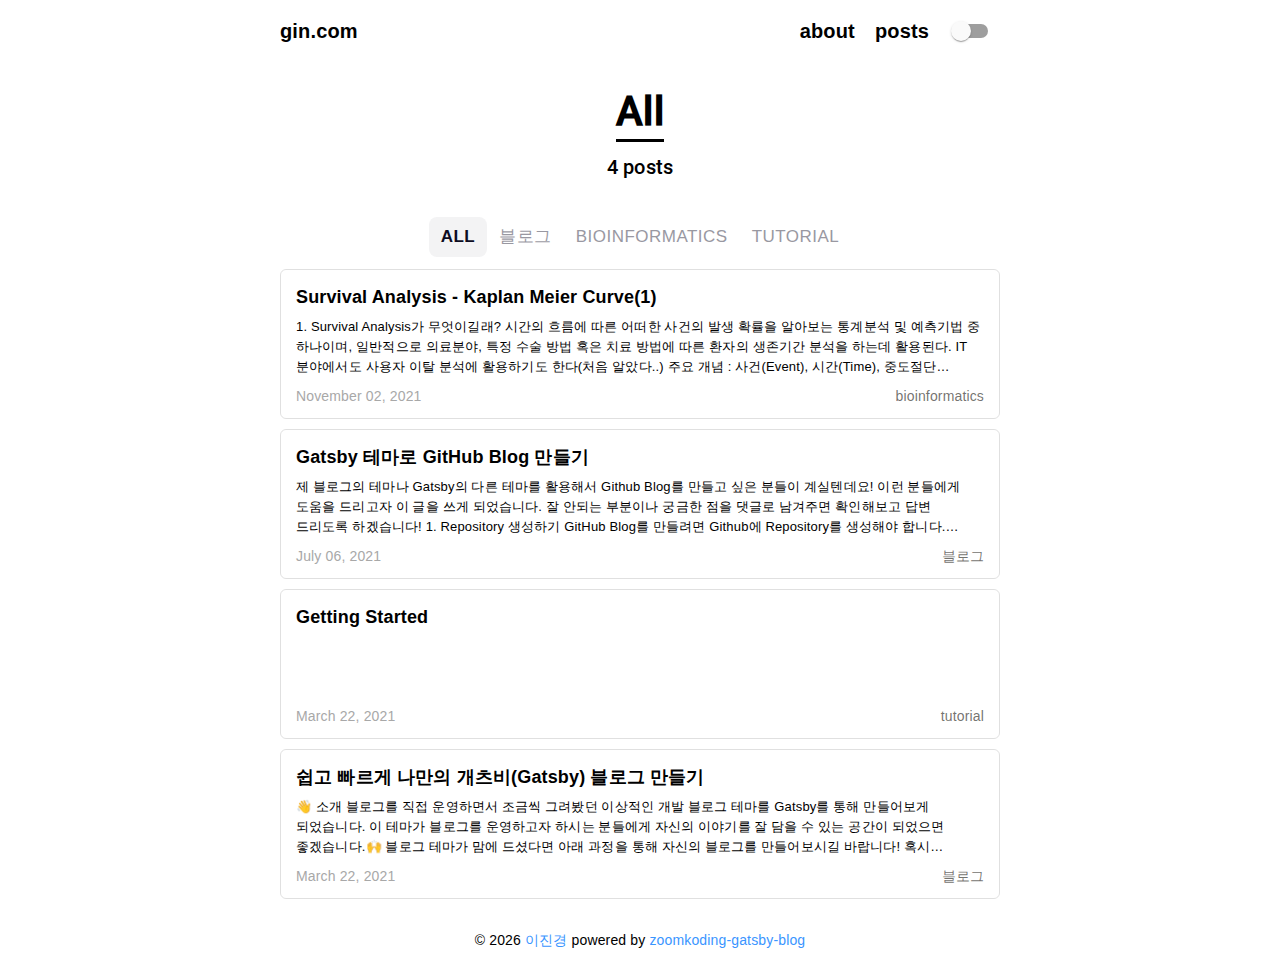
<file: posts/index.html>
<!DOCTYPE html><html lang="en"><head><meta charSet="utf-8"/><meta http-equiv="x-ua-compatible" content="ie=edge"/><meta name="viewport" content="width=device-width, initial-scale=1, shrink-to-fit=no"/><style data-href="/styles.cb775544401a1f8661d7.css" id="gatsby-global-css">@font-face{font-display:swap;font-family:Montserrat;font-style:normal;font-weight:400;src:url(/static/montserrat-cyrillic-ext-400-normal-a13ef88d6cc2bace52bc1684ecb8823d.woff2) format("woff2"),url(/static/montserrat-all-400-normal-7bf99c007acd1baa1f21903b6fda4d65.woff) format("woff");unicode-range:U+0460-052f,U+1c80-1c88,U+20b4,U+2de0-2dff,U+a640-a69f,U+fe2e-fe2f}@font-face{font-display:swap;font-family:Montserrat;font-style:normal;font-weight:400;src:url(/static/montserrat-cyrillic-400-normal-298b48e6dfdf7ec4ef8907ff8a7182b1.woff2) format("woff2"),url(/static/montserrat-all-400-normal-7bf99c007acd1baa1f21903b6fda4d65.woff) format("woff");unicode-range:U+0400-045f,U+0490-0491,U+04b0-04b1,U+2116}@font-face{font-display:swap;font-family:Montserrat;font-style:normal;font-weight:400;src:url([data-uri]) format("woff2"),url(/static/montserrat-all-400-normal-7bf99c007acd1baa1f21903b6fda4d65.woff) format("woff");unicode-range:U+0102-0103,U+0110-0111,U+0128-0129,U+0168-0169,U+01a0-01a1,U+01af-01b0,U+1ea0-1ef9,U+20ab}@font-face{font-display:swap;font-family:Montserrat;font-style:normal;font-weight:400;src:url(/static/montserrat-latin-ext-400-normal-97638b9a50d86ae960e84043314bf07a.woff2) format("woff2"),url(/static/montserrat-all-400-normal-7bf99c007acd1baa1f21903b6fda4d65.woff) format("woff");unicode-range:U+0100-024f,U+0259,U+1e??,U+2020,U+20a0-20ab,U+20ad-20cf,U+2113,U+2c60-2c7f,U+a720-a7ff}@font-face{font-display:swap;font-family:Montserrat;font-style:normal;font-weight:400;src:url(/static/montserrat-latin-400-normal-bc3aa95dca08f5fee5291e34959c27bc.woff2) format("woff2"),url(/static/montserrat-all-400-normal-7bf99c007acd1baa1f21903b6fda4d65.woff) format("woff");unicode-range:U+00??,U+0131,U+0152-0153,U+02bb-02bc,U+02c6,U+02da,U+02dc,U+2000-206f,U+2074,U+20ac,U+2122,U+2191,U+2193,U+2212,U+2215,U+feff,U+fffd}a,abbr,acronym,address,applet,article,aside,audio,b,big,blockquote,body,canvas,caption,center,cite,code,dd,del,details,dfn,div,dl,dt,em,embed,fieldset,figcaption,figure,footer,form,h1,h2,h3,h4,h5,h6,header,hgroup,html,i,iframe,img,ins,kbd,label,legend,li,mark,menu,nav,object,ol,output,p,pre,q,ruby,s,samp,section,small,span,strike,strong,sub,summary,sup,table,tbody,td,tfoot,th,thead,time,tr,tt,u,ul,var,video{border:0;font-size:100%;font:inherit;margin:0;padding:0;vertical-align:baseline}article,aside,details,figcaption,figure,footer,header,hgroup,menu,nav,section{display:block}body{line-height:1}ol,ul{list-style:none}blockquote,q{quotes:none}blockquote:after,blockquote:before,q:after,q:before{content:"";content:none}table{border-collapse:collapse;border-spacing:0}a{outline:none;text-decoration:none}body{--background-color:#fff;--primary-text-color:#000;--secondary-text-color:#9e9e9e;--content-text-color:#37352f;--button-background-color:#f3f3f4;--button-text-color:#363f47;--tab-text-color:#6e6d7a;--tab-hover-text-color:#0d0c22;--tab-selected-background-color:rgba(13,12,34,0.05);--bio-link-icon-color:rgba(0,0,0,0.54);--about-link-icon-color:#a8a8a8;--chip-background-color:#f3f3f4;--link-text-color:rgb(55 53 47/70%);--post-card-border-color:rgba(0,0,0,0.12);--markdown-table-even-cell-background-color:#f6f8fa;--markdown-table-border-color:#dfe2e5;--markdown-blockquote-border-color:#dfe2e5;--markdown-border-color:#e1e4e8}body.dark{--background-color:#232326;--primary-text-color:#e6e6e6;--secondary-text-color:#768390;--content-text-color:#e6e6e6;--button-background-color:#444c56;--button-text-color:#363f47;--tab-text-color:#768390;--tab-hover-text-color:#acbac7;--tab-selected-background-color:#373e47;--chip-background-color:#323a42;--bio-link-icon-color:#e6e6e6;--about-link-icon-color:#a8a8a8;--link-text-color:#90b0ec;--post-card-border-color:#363f47;--markdown-table-even-cell-background-color:#2d333b;--markdown-table-border-color:#444c56;--markdown-blockquote-border-color:#4f5864;--markdown-border-color:#e1e4e8}*{-webkit-appearance:none;appearance:none;box-sizing:border-box}html{background:var(--background-color);font-family:-apple-system,BlinkMacSystemFont,Segoe UI,Helvetica,Arial,sans-serif,Apple Color Emoji,Segoe UI Emoji;font-size:14px;height:100%;overflow-y:scroll;width:100%}html.transition,html.transition *,html.transition :after,html.transition :before{transition:.42s cubic-bezier(.68,-.55,.27,1.55)!important;transition-delay:0!important}body{-webkit-font-smoothing:antialiased;-moz-osx-font-smoothing:grayscale;background-color:var(--background-color);color:var(--primary-text-color);height:100%;margin:0;width:100%;word-break:keep-all}ul{-webkit-margin-before:0;-webkit-margin-after:0;-webkit-margin-start:0;-webkit-margin-end:0;-webkit-padding-start:0;margin-block-end:0;margin-block-start:0;margin-inline-end:0;margin-inline-start:0;padding-inline-start:0}a{color:var(--link-text-color)}.markdown .octicon{fill:currentColor;display:inline-block;vertical-align:text-bottom}.markdown .anchor{float:left;line-height:1;margin-left:-20px;padding-right:4px}.markdown .anchor:focus{outline:none}.markdown h1 .octicon-link,.markdown h2 .octicon-link,.markdown h3 .octicon-link,.markdown h4 .octicon-link,.markdown h5 .octicon-link,.markdown h6 .octicon-link{color:#1b1f23;vertical-align:middle;visibility:hidden}.markdown h1:hover .anchor,.markdown h2:hover .anchor,.markdown h3:hover .anchor,.markdown h4:hover .anchor,.markdown h5:hover .anchor,.markdown h6:hover .anchor{text-decoration:none}.markdown h1:hover .anchor .octicon-link,.markdown h2:hover .anchor .octicon-link,.markdown h3:hover .anchor .octicon-link,.markdown h4:hover .anchor .octicon-link,.markdown h5:hover .anchor .octicon-link,.markdown h6:hover .anchor .octicon-link{visibility:visible}.markdown h1:hover .anchor .octicon-link:before,.markdown h2:hover .anchor .octicon-link:before,.markdown h3:hover .anchor .octicon-link:before,.markdown h4:hover .anchor .octicon-link:before,.markdown h5:hover .anchor .octicon-link:before,.markdown h6:hover .anchor .octicon-link:before{background-image:url("data:image/svg+xml;charset=utf-8,%3Csvg xmlns='http://www.w3.org/2000/svg' width='16' height='16' aria-hidden='true'%3E%3Cpath fill-rule='evenodd' d='M4 9h1v1H4c-1.5 0-3-1.69-3-3.5S2.55 3 4 3h4c1.45 0 3 1.69 3 3.5 0 1.41-.91 2.72-2 3.25V8.59c.58-.45 1-1.27 1-2.09C10 5.22 8.98 4 8 4H4c-.98 0-2 1.22-2 2.5S3 9 4 9zm9-3h-1v1h1c1 0 2 1.22 2 2.5S13.98 12 13 12H9c-.98 0-2-1.22-2-2.5 0-.83.42-1.64 1-2.09V6.25c-1.09.53-2 1.84-2 3.25C6 11.31 7.55 13 9 13h4c1.45 0 3-1.69 3-3.5S14.5 6 13 6z'/%3E%3C/svg%3E");content:" ";display:inline-block;height:16px;width:16px}.markdown{-ms-text-size-adjust:100%;-webkit-text-size-adjust:100%;word-wrap:break-word;color:var(--content-text-color);font-family:-apple-system,BlinkMacSystemFont,Segoe UI,Helvetica,Arial,sans-serif,Apple Color Emoji,Segoe UI Emoji;font-size:16px;font-weight:500;line-height:1.5}.markdown details{display:block}.markdown summary{display:list-item}.markdown a{background-color:initial}.markdown a:active,.markdown a:hover{outline-width:0}.markdown strong{font-weight:inherit;font-weight:bolder}.markdown h1{margin:.67em 0}.markdown img{border-style:none}.markdown code,.markdown kbd,.markdown pre{font-family:monospace,monospace;font-size:1em}.markdown hr{box-sizing:initial;overflow:visible}.markdown input{font:inherit;margin:0;overflow:visible}.markdown [type=checkbox]{box-sizing:border-box;padding:0}.markdown *{box-sizing:border-box}.markdown input{font-family:inherit;font-size:inherit;line-height:inherit}.markdown a{border-bottom:.05em solid;border-bottom-color:var(--link-text-color);border-left-color:var(--link-text-color);border-right-color:var(--link-text-color);border-top-color:var(--link-text-color);color:var(--link-text-color);text-decoration:none}.markdown a.anchor{border-bottom:none}.markdown strong{font-weight:700}.markdown hr{background:transparent;border-bottom:1px solid var(--markdown-blockquote-border-color);height:0;margin:15px 0;overflow:hidden}.markdown hr:after,.markdown hr:before{content:"";display:table}.markdown hr:after{clear:both}.markdown table{border-collapse:collapse;border-spacing:0}.markdown td,.markdown th{padding:0}.markdown details summary{cursor:pointer}.markdown h1,.markdown h2,.markdown h3,.markdown h4,.markdown h5,.markdown h6{margin-bottom:0;margin-top:0}.markdown h1{font-size:32px}.markdown h1,.markdown h2{font-weight:600}.markdown h2{font-size:24px}.markdown h3{font-size:20px}.markdown h3,.markdown h4{font-weight:600}.markdown h4{font-size:16px}.markdown h5{font-size:14px}.markdown h5,.markdown h6{font-weight:600}.markdown h6{font-size:12px}.markdown p{margin-bottom:10px;margin-top:0}.markdown blockquote{margin:0}.markdown ol,.markdown ul{margin-bottom:0;margin-top:0;padding-left:0}.markdown ol ol,.markdown ul ol{list-style-type:lower-roman}.markdown ol ol ol,.markdown ol ul ol,.markdown ul ol ol,.markdown ul ul ol{list-style-type:lower-alpha}.markdown dd{margin-left:0}.markdown code,.markdown pre{font-family:SFMono-Regular,Consolas,Liberation Mono,Menlo,monospace;font-size:12px}.markdown code.language-text{border-radius:3px;font-size:85%;padding:.2em .4em}.markdown :not(pre)>code.language-text{background:rgba(135,131,120,.15);color:#eb5757;overflow-wrap:break-word}.markdown pre{margin-bottom:0;margin-top:0}.markdown input::-webkit-inner-spin-button,.markdown input::-webkit-outer-spin-button{-webkit-appearance:none;appearance:none;margin:0}.markdown :checked+.radio-label{border-color:#0366d6;position:relative;z-index:1}.markdown .border{border:1px solid var(--markdown-border-color)!important}.markdown .border-0{border:0!important}.markdown .border-bottom{border-bottom:1px solid var(--markdown-border-color)!important}.markdown .rounded-1{border-radius:3px!important}.markdown .bg-white{background-color:transparent!important}.markdown .bg-gray-light{background-color:#fafbfc!important}.markdown .text-gray-light{color:#6a737d!important}.markdown .pl-3,.markdown .px-3{padding-left:16px!important}.markdown .px-3{padding-right:16px!important}.markdown .f6{font-size:12px!important}.markdown .lh-condensed{line-height:1.25!important}.markdown .text-bold{font-weight:600!important}.markdown .pl-c{color:#6a737d}.markdown .pl-c1,.markdown .pl-s .pl-v{color:#005cc5}.markdown .pl-e,.markdown .pl-en{color:#6f42c1}.markdown .pl-s .pl-s1,.markdown .pl-smi{color:#24292e}.markdown .pl-ent{color:#22863a}.markdown .pl-k{color:#d73a49}.markdown .pl-pds,.markdown .pl-s,.markdown .pl-s .pl-pse .pl-s1,.markdown .pl-sr,.markdown .pl-sr .pl-cce,.markdown .pl-sr .pl-sra,.markdown .pl-sr .pl-sre{color:#032f62}.markdown .pl-smw,.markdown .pl-v{color:#e36209}.markdown .pl-bu{color:#b31d28}.markdown .pl-ii{background-color:#b31d28;color:#fafbfc}.markdown .pl-c2{background-color:#d73a49;color:#fafbfc}.markdown .pl-c2:before{content:"^M"}.markdown .pl-sr .pl-cce{color:#22863a;font-weight:700}.markdown .pl-ml{color:#735c0f}.markdown .pl-mh,.markdown .pl-mh .pl-en,.markdown .pl-ms{color:#005cc5;font-weight:700}.markdown .pl-mi{color:#24292e;font-style:italic}.markdown .pl-mb{color:#24292e;font-weight:700}.markdown .pl-md{background-color:#ffeef0;color:#b31d28}.markdown .pl-mi1{background-color:#f0fff4;color:#22863a}.markdown .pl-mc{background-color:#ffebda;color:#e36209}.markdown .pl-mi2{background-color:#005cc5;color:#f6f8fa}.markdown .pl-mdr{color:#6f42c1;font-weight:700}.markdown .pl-ba{color:#586069}.markdown .pl-sg{color:#959da5}.markdown .pl-corl{color:#032f62;text-decoration:underline}.markdown .mb-0{margin-bottom:0!important}.markdown .my-2{margin-bottom:8px!important;margin-top:8px!important}.markdown .pl-0{padding-left:0!important}.markdown .py-0{padding-bottom:0!important;padding-top:0!important}.markdown .pl-1{padding-left:4px!important}.markdown .pl-2{padding-left:8px!important}.markdown .py-2{padding-bottom:8px!important;padding-top:8px!important}.markdown .pl-3{padding-left:16px!important}.markdown .pl-4{padding-left:24px!important}.markdown .pl-5{padding-left:32px!important}.markdown .pl-6{padding-left:40px!important}.markdown .pl-7{padding-left:48px!important}.markdown .pl-8{padding-left:64px!important}.markdown .pl-9{padding-left:80px!important}.markdown .pl-10{padding-left:96px!important}.markdown .pl-11{padding-left:112px!important}.markdown .pl-12{padding-left:128px!important}.markdown hr{border-bottom-color:#eee}.markdown kbd{background-color:#fafbfc;border:1px solid #d1d5da;border-radius:3px;box-shadow:inset 0 -1px 0 #d1d5da;color:#444d56;display:inline-block;font:11px SFMono-Regular,Consolas,Liberation Mono,Menlo,monospace;line-height:10px;padding:3px 5px;vertical-align:middle}.markdown:after,.markdown:before{content:"";display:table}.markdown:after{clear:both}.markdown>:first-child{margin-top:0!important}.markdown>:last-child{margin-bottom:0!important}.markdown a:not([href]){color:inherit;text-decoration:none}.markdown blockquote,.markdown details,.markdown dl,.markdown ol,.markdown p,.markdown pre,.markdown table,.markdown ul{margin-bottom:16px;margin-top:0}.markdown hr{background-color:var(--markdown-border-color);border:0;height:.25em;margin:24px 0;padding:0}.markdown blockquote{border-left:.25em solid var(--markdown-blockquote-border-color);color:#6a737d;padding:0 1em}.markdown blockquote>:first-child{margin-top:0}.markdown blockquote>:last-child{margin-bottom:0}.markdown h1,.markdown h2,.markdown h3,.markdown h4,.markdown h5,.markdown h6{font-weight:600;line-height:1.25;margin-bottom:16px;margin-top:24px}.markdown h1{font-size:2em}.markdown h2{font-size:1.5em}.markdown h3{font-size:1.25em}.markdown h4{font-size:1em}.markdown h5{font-size:.875em}.markdown h6{color:#6a737d;font-size:.85em}.markdown ol,.markdown ul{padding-left:2em}.markdown ol ol,.markdown ol ul,.markdown ul ol,.markdown ul ul{margin-bottom:0;margin-top:0}.markdown ol{list-style-type:decimal}.markdown ul{list-style-type:disc}.markdown li{word-wrap:break-all;display:list-item;text-align:-webkit-match-parent}.markdown li>p{margin-top:16px}.markdown li+li{margin-top:.25em}.markdown dl{padding:0}.markdown dl dt{font-size:1em;font-style:italic;font-weight:600;margin-top:16px;padding:0}.markdown dl dd{margin-bottom:16px;padding:0 16px}.markdown table{display:block;overflow:auto;width:100%}.markdown table th{font-weight:600}.markdown table td,.markdown table th{border:1px solid var(--markdown-table-border-color);padding:6px 13px}.markdown table tr{border-top:1px solid var(--markdown-table-border-color)}.markdown table tr:nth-child(2n){background-color:var(--markdown-table-even-cell-background-color)}.markdown img{background-color:transparent;box-sizing:initial;display:block;margin:0 auto;max-width:100%}.markdown img[align=right]{padding-left:20px}.markdown img[align=left]{padding-right:20px}.markdown code{background-color:rgba(27,31,35,.05);border-radius:3px;font-size:85%;margin:0;padding:.2em .4em}.markdown pre{word-wrap:normal}.markdown pre>code{background:transparent;border:0;font-size:100%;margin:0;padding:0;white-space:pre;word-break:normal}.markdown .highlight{margin-bottom:16px}.markdown .highlight pre{margin-bottom:0;word-break:normal}.markdown .highlight pre,.markdown pre{background-color:#f6f8fa;border-radius:3px;font-size:85%;line-height:1.45;overflow:auto;padding:16px}.markdown pre code{word-wrap:normal;background-color:initial;border:0;display:inline;line-height:inherit;margin:0;max-width:auto;overflow:visible;padding:0}.markdown .commit-tease-sha{color:#444d56;display:inline-block;font-family:SFMono-Regular,Consolas,Liberation Mono,Menlo,monospace;font-size:90%}.markdown .full-commit .btn-outline:not(:disabled):hover{border-color:#005cc5;color:#005cc5}.markdown .blob-wrapper{overflow-x:auto;overflow-y:hidden}.markdown .blob-wrapper-embedded{max-height:240px;overflow-y:auto}.markdown .blob-num{color:rgba(27,31,35,.3);cursor:pointer;font-family:SFMono-Regular,Consolas,Liberation Mono,Menlo,monospace;font-size:12px;line-height:20px;min-width:50px;padding-left:10px;padding-right:10px;text-align:right;-webkit-user-select:none;-ms-user-select:none;user-select:none;vertical-align:top;white-space:nowrap;width:1%}.markdown .blob-num:hover{color:rgba(27,31,35,.6)}.markdown .blob-num:before{content:attr(data-line-number)}.markdown .blob-code{line-height:20px;padding-left:10px;padding-right:10px;position:relative;vertical-align:top}.markdown .blob-code-inner{word-wrap:normal;color:#24292e;font-family:SFMono-Regular,Consolas,Liberation Mono,Menlo,monospace;font-size:12px;overflow:visible;white-space:pre}.markdown .pl-token.active,.markdown .pl-token:hover{background:#ffea7f;cursor:pointer}.markdown .tab-size[data-tab-size="1"]{-moz-tab-size:1;-o-tab-size:1;tab-size:1}.markdown .tab-size[data-tab-size="2"]{-moz-tab-size:2;-o-tab-size:2;tab-size:2}.markdown .tab-size[data-tab-size="3"]{-moz-tab-size:3;-o-tab-size:3;tab-size:3}.markdown .tab-size[data-tab-size="4"]{-moz-tab-size:4;-o-tab-size:4;tab-size:4}.markdown .tab-size[data-tab-size="5"]{-moz-tab-size:5;-o-tab-size:5;tab-size:5}.markdown .tab-size[data-tab-size="6"]{-moz-tab-size:6;-o-tab-size:6;tab-size:6}.markdown .tab-size[data-tab-size="7"]{-moz-tab-size:7;-o-tab-size:7;tab-size:7}.markdown .tab-size[data-tab-size="8"]{-moz-tab-size:8;-o-tab-size:8;tab-size:8}.markdown .tab-size[data-tab-size="9"]{-moz-tab-size:9;-o-tab-size:9;tab-size:9}.markdown .tab-size[data-tab-size="10"]{-moz-tab-size:10;-o-tab-size:10;tab-size:10}.markdown .tab-size[data-tab-size="11"]{-moz-tab-size:11;-o-tab-size:11;tab-size:11}.markdown .tab-size[data-tab-size="12"]{-moz-tab-size:12;-o-tab-size:12;tab-size:12}.markdown .task-list-item{list-style-type:none}.markdown .task-list-item+.task-list-item{margin-top:3px}.markdown .task-list-item input{margin:0 .2em .25em -1.6em;vertical-align:middle}.markdown .table-of-contents{align-items:flex-start;display:flex;flex-direction:column;justify-content:center;position:fixed;right:0;top:75px;width:340px}@media(max-width:1300px){.markdown .table-of-contents{display:none}}.markdown .table-of-contents ul{cursor:pointer;list-style-type:none}.markdown .table-of-contents ul li a{border-bottom:none;color:var(--secondary-text-color);font-size:14px;height:30px;padding:6px 2px;width:100%}.markdown .table-of-contents ul p{margin:0}.markdown .gatsby-resp-image-wrapper{display:flex!important;justify-content:center!important;max-height:560px!important;width:100%!important}.markdown .gatsby-resp-image-wrapper img{height:auto!important;max-height:560px!important;max-width:100%!important;position:relative!important;width:auto!important}code[class*=language-],pre[class*=language-]{word-wrap:normal;background:none;color:#ccc;font-family:Consolas,Monaco,Andale Mono,Ubuntu Mono,monospace;font-size:1em;-webkit-hyphens:none;-ms-hyphens:none;hyphens:none;line-height:1.5;-moz-tab-size:4;-o-tab-size:4;tab-size:4;text-align:left;white-space:pre;word-break:normal;word-spacing:normal}pre[class*=language-]{margin:.5em 0;overflow:auto;padding:1em}:not(pre)>code[class*=language-],pre[class*=language-]{background:#2d2d2d}:not(pre)>code[class*=language-]{border-radius:.3em;padding:.1em;white-space:normal}.token.block-comment,.token.cdata,.token.comment,.token.doctype,.token.prolog{color:#999}.token.punctuation{color:#ccc}.token.attr-name,.token.deleted,.token.namespace,.token.tag{color:#e2777a}.token.function-name{color:#6196cc}.token.boolean,.token.function,.token.number{color:#f08d49}.token.class-name,.token.constant,.token.property,.token.symbol{color:#f8c555}.token.atrule,.token.builtin,.token.important,.token.keyword,.token.selector{color:#cc99cd}.token.attr-value,.token.char,.token.regex,.token.string,.token.variable{color:#7ec699}.token.entity,.token.operator,.token.url{color:#67cdcc}.token.bold,.token.important{font-weight:700}.token.italic{font-style:italic}.token.entity{cursor:help}.token.inserted{color:green}.mjx-chtml{word-wrap:normal;border:0;direction:ltr;display:inline-block;float:none;font-size:100%;font-size-adjust:none;font-style:normal;font-weight:400;letter-spacing:normal;line-height:0;margin:0;max-height:none;max-width:none;min-height:0;min-width:0;padding:1px 0;text-align:left;text-indent:0;text-transform:none;white-space:nowrap;word-spacing:normal}.MJXc-display{display:block;margin:1em 0;padding:0;text-align:center}.mjx-chtml[tabindex]:focus,body :focus .mjx-chtml[tabindex]{display:inline-table}.mjx-full-width{display:table-cell!important;text-align:center;width:10000em}.mjx-math{border-collapse:separate;border-spacing:0;display:inline-block}.mjx-math *{box-sizing:content-box!important;display:inline-block;text-align:left}.mjx-denominator,.mjx-numerator{display:block;text-align:center}.MJXc-stacked{height:0;position:relative}.MJXc-stacked>*{position:absolute}.mjx-stack,.MJXc-bevelled>*{display:inline-block}.mjx-op{display:block}.mjx-under{display:table-cell}.mjx-over{display:block}.mjx-over>*,.mjx-under>*{padding-left:0!important;padding-right:0!important}.mjx-prestack>.mjx-presub,.mjx-prestack>.mjx-presup,.mjx-stack>.mjx-sub,.mjx-stack>.mjx-sup{display:block}.mjx-delim-h>.mjx-char{display:inline-block}.mjx-surd{vertical-align:top}.mjx-surd+.mjx-box{display:inline-flex}.mjx-mphantom *{visibility:hidden}.mjx-merror{background-color:#ff8;border:1px solid #c00;color:#c00;font-size:90%;font-style:normal;padding:2px 3px}.mjx-annotation-xml{line-height:normal}.mjx-menclose>svg{fill:none;stroke:currentColor;overflow:visible}.mjx-mlabeledtr,.mjx-mtr{display:table-row}.mjx-mtd{display:table-cell;text-align:center}.mjx-label{display:table-row}.mjx-box{display:inline-block}.mjx-block{display:block}.mjx-span{display:inline}.mjx-char{display:block;white-space:pre}.mjx-itable{display:inline-table;width:auto}.mjx-row{display:table-row}.mjx-cell{display:table-cell}.mjx-table{display:table;width:100%}.mjx-line{display:block;height:0}.mjx-strut{padding-top:1em;width:0}.mjx-vsize{width:0}.MJXc-space1{margin-left:.167em}.MJXc-space2{margin-left:.222em}.MJXc-space3{margin-left:.278em}.mjx-test.mjx-test-display{display:table!important}.mjx-test.mjx-test-inline{display:inline!important;margin-right:-1px}.mjx-test.mjx-test-default{clear:both;display:block!important}.mjx-ex-box{border:0;display:inline-block!important;height:60ex;margin:0;max-height:none;min-height:0;overflow:hidden;padding:0;position:absolute;width:1px}.mjx-test-inline .mjx-left-box{display:inline-block;float:left;width:0}.mjx-test-inline .mjx-right-box{display:inline-block;float:right;width:0}.mjx-test-display .mjx-right-box{border:0;display:table-cell!important;margin:0;max-width:none;min-width:0;padding:0;width:10000em!important}.MJXc-TeX-unknown-R{font-family:monospace;font-style:normal;font-weight:400}.MJXc-TeX-unknown-I{font-family:monospace;font-style:italic;font-weight:400}.MJXc-TeX-unknown-B{font-family:monospace;font-style:normal;font-weight:700}.MJXc-TeX-unknown-BI{font-family:monospace;font-style:italic;font-weight:700}.MJXc-TeX-ams-R{font-family:MJXc-TeX-ams-R,MJXc-TeX-ams-Rw}.MJXc-TeX-cal-B{font-family:MJXc-TeX-cal-B,MJXc-TeX-cal-Bx,MJXc-TeX-cal-Bw}.MJXc-TeX-frak-R{font-family:MJXc-TeX-frak-R,MJXc-TeX-frak-Rw}.MJXc-TeX-frak-B{font-family:MJXc-TeX-frak-B,MJXc-TeX-frak-Bx,MJXc-TeX-frak-Bw}.MJXc-TeX-math-BI{font-family:MJXc-TeX-math-BI,MJXc-TeX-math-BIx,MJXc-TeX-math-BIw}.MJXc-TeX-sans-R{font-family:MJXc-TeX-sans-R,MJXc-TeX-sans-Rw}.MJXc-TeX-sans-B{font-family:MJXc-TeX-sans-B,MJXc-TeX-sans-Bx,MJXc-TeX-sans-Bw}.MJXc-TeX-sans-I{font-family:MJXc-TeX-sans-I,MJXc-TeX-sans-Ix,MJXc-TeX-sans-Iw}.MJXc-TeX-script-R{font-family:MJXc-TeX-script-R,MJXc-TeX-script-Rw}.MJXc-TeX-type-R{font-family:MJXc-TeX-type-R,MJXc-TeX-type-Rw}.MJXc-TeX-cal-R{font-family:MJXc-TeX-cal-R,MJXc-TeX-cal-Rw}.MJXc-TeX-main-B{font-family:MJXc-TeX-main-B,MJXc-TeX-main-Bx,MJXc-TeX-main-Bw}.MJXc-TeX-main-I{font-family:MJXc-TeX-main-I,MJXc-TeX-main-Ix,MJXc-TeX-main-Iw}.MJXc-TeX-main-R{font-family:MJXc-TeX-main-R,MJXc-TeX-main-Rw}.MJXc-TeX-math-I{font-family:MJXc-TeX-math-I,MJXc-TeX-math-Ix,MJXc-TeX-math-Iw}.MJXc-TeX-size1-R{font-family:MJXc-TeX-size1-R,MJXc-TeX-size1-Rw}.MJXc-TeX-size2-R{font-family:MJXc-TeX-size2-R,MJXc-TeX-size2-Rw}.MJXc-TeX-size3-R{font-family:MJXc-TeX-size3-R,MJXc-TeX-size3-Rw}.MJXc-TeX-size4-R{font-family:MJXc-TeX-size4-R,MJXc-TeX-size4-Rw}.MJXc-TeX-vec-R{font-family:MJXc-TeX-vec-R,MJXc-TeX-vec-Rw}.MJXc-TeX-vec-B{font-family:MJXc-TeX-vec-B,MJXc-TeX-vec-Bx,MJXc-TeX-vec-Bw}@font-face{font-family:MJXc-TeX-ams-R;src:local("MathJax_AMS"),local("MathJax_AMS-Regular")}@font-face{font-family:MJXc-TeX-ams-Rw;src:url(https://cdn.jsdelivr.net/npm/mathjax@2.7.8/fonts/HTML-CSS/TeX/eot/MathJax_AMS-Regular.eot);src:url(https://cdn.jsdelivr.net/npm/mathjax@2.7.8/fonts/HTML-CSS/TeX/woff/MathJax_AMS-Regular.woff) format("woff"),url(https://cdn.jsdelivr.net/npm/mathjax@2.7.8/fonts/HTML-CSS/TeX/otf/MathJax_AMS-Regular.otf) format("opentype")}@font-face{font-family:MJXc-TeX-cal-B;src:local("MathJax_Caligraphic Bold"),local("MathJax_Caligraphic-Bold")}@font-face{font-family:MJXc-TeX-cal-Bx;font-weight:700;src:local("MathJax_Caligraphic")}@font-face{font-family:MJXc-TeX-cal-Bw;src:url(https://cdn.jsdelivr.net/npm/mathjax@2.7.8/fonts/HTML-CSS/TeX/eot/MathJax_Caligraphic-Bold.eot);src:url(https://cdn.jsdelivr.net/npm/mathjax@2.7.8/fonts/HTML-CSS/TeX/woff/MathJax_Caligraphic-Bold.woff) format("woff"),url(https://cdn.jsdelivr.net/npm/mathjax@2.7.8/fonts/HTML-CSS/TeX/otf/MathJax_Caligraphic-Bold.otf) format("opentype")}@font-face{font-family:MJXc-TeX-frak-R;src:local("MathJax_Fraktur"),local("MathJax_Fraktur-Regular")}@font-face{font-family:MJXc-TeX-frak-Rw;src:url(https://cdn.jsdelivr.net/npm/mathjax@2.7.8/fonts/HTML-CSS/TeX/eot/MathJax_Fraktur-Regular.eot);src:url(https://cdn.jsdelivr.net/npm/mathjax@2.7.8/fonts/HTML-CSS/TeX/woff/MathJax_Fraktur-Regular.woff) format("woff"),url(https://cdn.jsdelivr.net/npm/mathjax@2.7.8/fonts/HTML-CSS/TeX/otf/MathJax_Fraktur-Regular.otf) format("opentype")}@font-face{font-family:MJXc-TeX-frak-B;src:local("MathJax_Fraktur Bold"),local("MathJax_Fraktur-Bold")}@font-face{font-family:MJXc-TeX-frak-Bx;font-weight:700;src:local("MathJax_Fraktur")}@font-face{font-family:MJXc-TeX-frak-Bw;src:url(https://cdn.jsdelivr.net/npm/mathjax@2.7.8/fonts/HTML-CSS/TeX/eot/MathJax_Fraktur-Bold.eot);src:url(https://cdn.jsdelivr.net/npm/mathjax@2.7.8/fonts/HTML-CSS/TeX/woff/MathJax_Fraktur-Bold.woff) format("woff"),url(https://cdn.jsdelivr.net/npm/mathjax@2.7.8/fonts/HTML-CSS/TeX/otf/MathJax_Fraktur-Bold.otf) format("opentype")}@font-face{font-family:MJXc-TeX-math-BI;src:local("MathJax_Math BoldItalic"),local("MathJax_Math-BoldItalic")}@font-face{font-family:MJXc-TeX-math-BIx;font-style:italic;font-weight:700;src:local("MathJax_Math")}@font-face{font-family:MJXc-TeX-math-BIw;src:url(https://cdn.jsdelivr.net/npm/mathjax@2.7.8/fonts/HTML-CSS/TeX/eot/MathJax_Math-BoldItalic.eot);src:url(https://cdn.jsdelivr.net/npm/mathjax@2.7.8/fonts/HTML-CSS/TeX/woff/MathJax_Math-BoldItalic.woff) format("woff"),url(https://cdn.jsdelivr.net/npm/mathjax@2.7.8/fonts/HTML-CSS/TeX/otf/MathJax_Math-BoldItalic.otf) format("opentype")}@font-face{font-family:MJXc-TeX-sans-R;src:local("MathJax_SansSerif"),local("MathJax_SansSerif-Regular")}@font-face{font-family:MJXc-TeX-sans-Rw;src:url(https://cdn.jsdelivr.net/npm/mathjax@2.7.8/fonts/HTML-CSS/TeX/eot/MathJax_SansSerif-Regular.eot);src:url(https://cdn.jsdelivr.net/npm/mathjax@2.7.8/fonts/HTML-CSS/TeX/woff/MathJax_SansSerif-Regular.woff) format("woff"),url(https://cdn.jsdelivr.net/npm/mathjax@2.7.8/fonts/HTML-CSS/TeX/otf/MathJax_SansSerif-Regular.otf) format("opentype")}@font-face{font-family:MJXc-TeX-sans-B;src:local("MathJax_SansSerif Bold"),local("MathJax_SansSerif-Bold")}@font-face{font-family:MJXc-TeX-sans-Bx;font-weight:700;src:local("MathJax_SansSerif")}@font-face{font-family:MJXc-TeX-sans-Bw;src:url(https://cdn.jsdelivr.net/npm/mathjax@2.7.8/fonts/HTML-CSS/TeX/eot/MathJax_SansSerif-Bold.eot);src:url(https://cdn.jsdelivr.net/npm/mathjax@2.7.8/fonts/HTML-CSS/TeX/woff/MathJax_SansSerif-Bold.woff) format("woff"),url(https://cdn.jsdelivr.net/npm/mathjax@2.7.8/fonts/HTML-CSS/TeX/otf/MathJax_SansSerif-Bold.otf) format("opentype")}@font-face{font-family:MJXc-TeX-sans-I;src:local("MathJax_SansSerif Italic"),local("MathJax_SansSerif-Italic")}@font-face{font-family:MJXc-TeX-sans-Ix;font-style:italic;src:local("MathJax_SansSerif")}@font-face{font-family:MJXc-TeX-sans-Iw;src:url(https://cdn.jsdelivr.net/npm/mathjax@2.7.8/fonts/HTML-CSS/TeX/eot/MathJax_SansSerif-Italic.eot);src:url(https://cdn.jsdelivr.net/npm/mathjax@2.7.8/fonts/HTML-CSS/TeX/woff/MathJax_SansSerif-Italic.woff) format("woff"),url(https://cdn.jsdelivr.net/npm/mathjax@2.7.8/fonts/HTML-CSS/TeX/otf/MathJax_SansSerif-Italic.otf) format("opentype")}@font-face{font-family:MJXc-TeX-script-R;src:local("MathJax_Script"),local("MathJax_Script-Regular")}@font-face{font-family:MJXc-TeX-script-Rw;src:url(https://cdn.jsdelivr.net/npm/mathjax@2.7.8/fonts/HTML-CSS/TeX/eot/MathJax_Script-Regular.eot);src:url(https://cdn.jsdelivr.net/npm/mathjax@2.7.8/fonts/HTML-CSS/TeX/woff/MathJax_Script-Regular.woff) format("woff"),url(https://cdn.jsdelivr.net/npm/mathjax@2.7.8/fonts/HTML-CSS/TeX/otf/MathJax_Script-Regular.otf) format("opentype")}@font-face{font-family:MJXc-TeX-type-R;src:local("MathJax_Typewriter"),local("MathJax_Typewriter-Regular")}@font-face{font-family:MJXc-TeX-type-Rw;src:url(https://cdn.jsdelivr.net/npm/mathjax@2.7.8/fonts/HTML-CSS/TeX/eot/MathJax_Typewriter-Regular.eot);src:url(https://cdn.jsdelivr.net/npm/mathjax@2.7.8/fonts/HTML-CSS/TeX/woff/MathJax_Typewriter-Regular.woff) format("woff"),url(https://cdn.jsdelivr.net/npm/mathjax@2.7.8/fonts/HTML-CSS/TeX/otf/MathJax_Typewriter-Regular.otf) format("opentype")}@font-face{font-family:MJXc-TeX-cal-R;src:local("MathJax_Caligraphic"),local("MathJax_Caligraphic-Regular")}@font-face{font-family:MJXc-TeX-cal-Rw;src:url(https://cdn.jsdelivr.net/npm/mathjax@2.7.8/fonts/HTML-CSS/TeX/eot/MathJax_Caligraphic-Regular.eot);src:url(https://cdn.jsdelivr.net/npm/mathjax@2.7.8/fonts/HTML-CSS/TeX/woff/MathJax_Caligraphic-Regular.woff) format("woff"),url(https://cdn.jsdelivr.net/npm/mathjax@2.7.8/fonts/HTML-CSS/TeX/otf/MathJax_Caligraphic-Regular.otf) format("opentype")}@font-face{font-family:MJXc-TeX-main-B;src:local("MathJax_Main Bold"),local("MathJax_Main-Bold")}@font-face{font-family:MJXc-TeX-main-Bx;font-weight:700;src:local("MathJax_Main")}@font-face{font-family:MJXc-TeX-main-Bw;src:url(https://cdn.jsdelivr.net/npm/mathjax@2.7.8/fonts/HTML-CSS/TeX/eot/MathJax_Main-Bold.eot);src:url(https://cdn.jsdelivr.net/npm/mathjax@2.7.8/fonts/HTML-CSS/TeX/woff/MathJax_Main-Bold.woff) format("woff"),url(https://cdn.jsdelivr.net/npm/mathjax@2.7.8/fonts/HTML-CSS/TeX/otf/MathJax_Main-Bold.otf) format("opentype")}@font-face{font-family:MJXc-TeX-main-I;src:local("MathJax_Main Italic"),local("MathJax_Main-Italic")}@font-face{font-family:MJXc-TeX-main-Ix;font-style:italic;src:local("MathJax_Main")}@font-face{font-family:MJXc-TeX-main-Iw;src:url(https://cdn.jsdelivr.net/npm/mathjax@2.7.8/fonts/HTML-CSS/TeX/eot/MathJax_Main-Italic.eot);src:url(https://cdn.jsdelivr.net/npm/mathjax@2.7.8/fonts/HTML-CSS/TeX/woff/MathJax_Main-Italic.woff) format("woff"),url(https://cdn.jsdelivr.net/npm/mathjax@2.7.8/fonts/HTML-CSS/TeX/otf/MathJax_Main-Italic.otf) format("opentype")}@font-face{font-family:MJXc-TeX-main-R;src:local("MathJax_Main"),local("MathJax_Main-Regular")}@font-face{font-family:MJXc-TeX-main-Rw;src:url(https://cdn.jsdelivr.net/npm/mathjax@2.7.8/fonts/HTML-CSS/TeX/eot/MathJax_Main-Regular.eot);src:url(https://cdn.jsdelivr.net/npm/mathjax@2.7.8/fonts/HTML-CSS/TeX/woff/MathJax_Main-Regular.woff) format("woff"),url(https://cdn.jsdelivr.net/npm/mathjax@2.7.8/fonts/HTML-CSS/TeX/otf/MathJax_Main-Regular.otf) format("opentype")}@font-face{font-family:MJXc-TeX-math-I;src:local("MathJax_Math Italic"),local("MathJax_Math-Italic")}@font-face{font-family:MJXc-TeX-math-Ix;font-style:italic;src:local("MathJax_Math")}@font-face{font-family:MJXc-TeX-math-Iw;src:url(https://cdn.jsdelivr.net/npm/mathjax@2.7.8/fonts/HTML-CSS/TeX/eot/MathJax_Math-Italic.eot);src:url(https://cdn.jsdelivr.net/npm/mathjax@2.7.8/fonts/HTML-CSS/TeX/woff/MathJax_Math-Italic.woff) format("woff"),url(https://cdn.jsdelivr.net/npm/mathjax@2.7.8/fonts/HTML-CSS/TeX/otf/MathJax_Math-Italic.otf) format("opentype")}@font-face{font-family:MJXc-TeX-size1-R;src:local("MathJax_Size1"),local("MathJax_Size1-Regular")}@font-face{font-family:MJXc-TeX-size1-Rw;src:url(https://cdn.jsdelivr.net/npm/mathjax@2.7.8/fonts/HTML-CSS/TeX/eot/MathJax_Size1-Regular.eot);src:url(https://cdn.jsdelivr.net/npm/mathjax@2.7.8/fonts/HTML-CSS/TeX/woff/MathJax_Size1-Regular.woff) format("woff"),url(https://cdn.jsdelivr.net/npm/mathjax@2.7.8/fonts/HTML-CSS/TeX/otf/MathJax_Size1-Regular.otf) format("opentype")}@font-face{font-family:MJXc-TeX-size2-R;src:local("MathJax_Size2"),local("MathJax_Size2-Regular")}@font-face{font-family:MJXc-TeX-size2-Rw;src:url(https://cdn.jsdelivr.net/npm/mathjax@2.7.8/fonts/HTML-CSS/TeX/eot/MathJax_Size2-Regular.eot);src:url(https://cdn.jsdelivr.net/npm/mathjax@2.7.8/fonts/HTML-CSS/TeX/woff/MathJax_Size2-Regular.woff) format("woff"),url(https://cdn.jsdelivr.net/npm/mathjax@2.7.8/fonts/HTML-CSS/TeX/otf/MathJax_Size2-Regular.otf) format("opentype")}@font-face{font-family:MJXc-TeX-size3-R;src:local("MathJax_Size3"),local("MathJax_Size3-Regular")}@font-face{font-family:MJXc-TeX-size3-Rw;src:url(https://cdn.jsdelivr.net/npm/mathjax@2.7.8/fonts/HTML-CSS/TeX/eot/MathJax_Size3-Regular.eot);src:url(https://cdn.jsdelivr.net/npm/mathjax@2.7.8/fonts/HTML-CSS/TeX/woff/MathJax_Size3-Regular.woff) format("woff"),url(https://cdn.jsdelivr.net/npm/mathjax@2.7.8/fonts/HTML-CSS/TeX/otf/MathJax_Size3-Regular.otf) format("opentype")}@font-face{font-family:MJXc-TeX-size4-R;src:local("MathJax_Size4"),local("MathJax_Size4-Regular")}@font-face{font-family:MJXc-TeX-size4-Rw;src:url(https://cdn.jsdelivr.net/npm/mathjax@2.7.8/fonts/HTML-CSS/TeX/eot/MathJax_Size4-Regular.eot);src:url(https://cdn.jsdelivr.net/npm/mathjax@2.7.8/fonts/HTML-CSS/TeX/woff/MathJax_Size4-Regular.woff) format("woff"),url(https://cdn.jsdelivr.net/npm/mathjax@2.7.8/fonts/HTML-CSS/TeX/otf/MathJax_Size4-Regular.otf) format("opentype")}@font-face{font-family:MJXc-TeX-vec-R;src:local("MathJax_Vector"),local("MathJax_Vector-Regular")}@font-face{font-family:MJXc-TeX-vec-Rw;src:url(https://cdn.jsdelivr.net/npm/mathjax@2.7.8/fonts/HTML-CSS/TeX/eot/MathJax_Vector-Regular.eot);src:url(https://cdn.jsdelivr.net/npm/mathjax@2.7.8/fonts/HTML-CSS/TeX/woff/MathJax_Vector-Regular.woff) format("woff"),url(https://cdn.jsdelivr.net/npm/mathjax@2.7.8/fonts/HTML-CSS/TeX/otf/MathJax_Vector-Regular.otf) format("opentype")}@font-face{font-family:MJXc-TeX-vec-B;src:local("MathJax_Vector Bold"),local("MathJax_Vector-Bold")}@font-face{font-family:MJXc-TeX-vec-Bx;font-weight:700;src:local("MathJax_Vector")}@font-face{font-family:MJXc-TeX-vec-Bw;src:url(https://cdn.jsdelivr.net/npm/mathjax@2.7.8/fonts/HTML-CSS/TeX/eot/MathJax_Vector-Bold.eot);src:url(https://cdn.jsdelivr.net/npm/mathjax@2.7.8/fonts/HTML-CSS/TeX/woff/MathJax_Vector-Bold.woff) format("woff"),url(https://cdn.jsdelivr.net/npm/mathjax@2.7.8/fonts/HTML-CSS/TeX/otf/MathJax_Vector-Bold.otf) format("opentype")}.page-header-wrapper{display:flex;height:62px;justify-content:center;padding-left:15px;padding-right:15px;width:100%}.page-header-wrapper .page-header{align-items:center;display:flex;justify-content:space-between;max-width:720px;width:100%}.page-header-wrapper .page-header .link{color:var(--primary-text-color);font-size:17px;font-weight:700}@media(min-width:768px){.page-header-wrapper .page-header .link{font-size:20px;font-weight:700}}.page-header-wrapper .page-header .trailing-section{align-items:center;display:flex}.page-header-wrapper .page-header .trailing-section .link{margin-left:10px}@media(min-width:768px){.page-header-wrapper .page-header .trailing-section .link{margin-left:20px}}.page-header-wrapper .page-header .trailing-section .dark-mode-switch{margin-left:3px}@media(min-width:768px){.page-header-wrapper .page-header .trailing-section .dark-mode-switch{margin-left:13px}}.page-footer-wrapper{align-items:center;display:flex;height:62px;justify-content:center;margin-top:auto;padding-left:15px;padding-right:15px;width:100%}.page-footer-wrapper .page-footer{max-width:720px;text-align:center;width:100%}.page-footer-wrapper .page-footer .link{color:var(--primary-text-color);font-size:20px;font-weight:700;margin-right:20px}.page-footer-wrapper .page-footer a{color:#3a95ff}.icon{color:var(--about-link-icon-color);font-size:20px}.social-links .icon{color:var(--bio-link-icon-color);font-size:30px}@-webkit-keyframes blinking-cursor{0%{opacity:0}50%{opacity:1}to{opacity:0}}@keyframes blinking-cursor{0%{opacity:0}50%{opacity:1}to{opacity:0}}strong{font-weight:600}.bio-wrapper{align-items:center;color:var(--primary-text-color);margin-bottom:120px;margin-top:120px;padding-left:15px;padding-right:15px}.bio-wrapper,.bio-wrapper .bio{display:flex;flex-direction:column;width:100%}.bio-wrapper .bio{justify-content:space-between;max-width:720px}@media(min-width:768px){.bio-wrapper .bio{align-items:center;flex-direction:row}}.bio-wrapper .bio .introduction{display:flex;flex-direction:column;word-break:keep-all}.bio-wrapper .bio .introduction .react-rotating-text-cursor{-webkit-animation:blinking-cursor .8s cubic-bezier(.68,.01,.01,.99) 0s infinite;animation:blinking-cursor .8s cubic-bezier(.68,.01,.01,.99) 0s infinite}.bio-wrapper .bio .introduction strong{display:inline-block;font-weight:600}.bio-wrapper .bio .introduction.korean{font-size:32px;font-weight:100;line-height:1.2}.bio-wrapper .bio .introduction.korean .title .react-rotating-text-cursor{font-size:35px;line-height:35px}@media(min-width:768px){.bio-wrapper .bio .introduction.korean{font-size:40px}.bio-wrapper .bio .introduction.korean .title .react-rotating-text-cursor{font-size:45px;line-height:45px}}.bio-wrapper .bio .introduction.english{font-family:montserrat;font-size:25px;line-height:1.2}@media(min-width:768px){.bio-wrapper .bio .introduction.english{font-size:45px}}.bio-wrapper .bio .introduction.english .name{font-size:35px;font-weight:600}.bio-wrapper .bio .introduction.english .job{font-size:35px}.bio-wrapper .bio .introduction.english .description{font-size:20px;font-weight:200;margin-top:8px}.bio-wrapper .bio .introduction.english .social-links{display:flex;margin-top:20px}.bio-wrapper .bio .thumbnail{display:none;width:250px}@media(min-width:768px){.bio-wrapper .bio .thumbnail{display:block}}.section-header-wrapper{display:flex;justify-content:center;margin-bottom:32px;width:100%}.section-header-wrapper .section-header{border-bottom:4px solid var(--primary-text-color);color:var(--primary-text-color);font-size:30px;font-weight:700;padding-bottom:5px}.timestamps-section-wrapper{display:flex;justify-content:center;padding-left:15px;padding-right:15px;width:100%}.timestamps-section-wrapper .timestamps-section{align-items:center;display:flex;flex-direction:column;margin-bottom:50px;max-width:720px;width:100%;word-break:keep-all}.timestamps-section-wrapper .timestamps-section .body{padding:0 10px;width:100%}.timestamps-section-wrapper .timestamps-section .body .timestamp{border-left:2px solid #bdbdbd;display:flex;font-size:18px;font-weight:400;justify-items:center;margin-left:5px;padding:10px 0;width:100%}.timestamps-section-wrapper .timestamps-section .body .timestamp:first-child{padding-top:7px}.timestamps-section-wrapper .timestamps-section .body .timestamp:last-child{padding-bottom:7px}.timestamps-section-wrapper .timestamps-section .body .timestamp:before{align-self:center;background-color:var(--background-color);border:2px solid #828282;border-radius:10px;content:"";height:10px;left:-1px;position:relative;-webkit-transform:translatex(-50%);transform:translatex(-50%);width:10px}.timestamps-section-wrapper .timestamps-section .body .timestamp .date{align-self:center;color:#828282;margin-left:5px;margin-right:5px;min-width:115px;width:115px}@media(min-width:768px){.timestamps-section-wrapper .timestamps-section .body .timestamp .date{min-width:200px;width:200px}}.timestamps-section-wrapper .timestamps-section .body .timestamp .activity{line-height:23px;width:100%}.projects-section-wrapper{display:flex;justify-content:center;padding-left:15px;padding-right:15px;width:100%}.projects-section-wrapper .projects-section{align-items:center;display:flex;flex-direction:column;max-width:720px;width:100%}.projects-section-wrapper .projects-section .project{display:flex;flex-direction:column;margin-bottom:30px;padding:15px}.projects-section-wrapper .projects-section .project .head{font-size:20px;font-weight:700;line-height:30px;margin-bottom:10px}.projects-section-wrapper .projects-section .project .body{display:flex;flex-direction:column}.projects-section-wrapper .projects-section .project .body .thumbnail{height:auto;margin-bottom:10px;max-height:600px;max-width:100%;width:auto}.projects-section-wrapper .projects-section .project .body .thumbnail img{-o-object-fit:contain!important;object-fit:contain!important}.projects-section-wrapper .projects-section .project .body .tech-stack{display:flex;margin-bottom:10px}.projects-section-wrapper .projects-section .project .body .tech-stack .tech{background-color:var(--chip-background-color);border-radius:10px;font-size:15px;font-weight:500;margin-right:5px;padding:5px 7px}.projects-section-wrapper .projects-section .project .body .description{font-size:16px;font-weight:400;line-height:1.4}@media(min-width:768px){.projects-section-wrapper .projects-section .project .body{flex-direction:column}.projects-section-wrapper .projects-section .project .body .content{margin-top:0}}.papers-section-wrapper{display:flex;justify-content:center;padding-left:15px;padding-right:15px;width:100%}.papers-section-wrapper .papers-section{align-items:center;display:flex;flex-direction:column;max-width:720px;width:100%}.papers-section-wrapper .papers-section .paper{display:flex;flex-direction:column;margin-bottom:30px;padding:15px}.papers-section-wrapper .papers-section .paper .head{font-size:20px;font-weight:700;line-height:30px;margin-bottom:10px}.papers-section-wrapper .papers-section .paper .body{display:flex;flex-direction:column}.papers-section-wrapper .papers-section .paper .body .thumbnail{height:auto;margin-bottom:10px;max-height:600px;max-width:100%;width:auto}.papers-section-wrapper .papers-section .paper .body .thumbnail img{-o-object-fit:contain!important;object-fit:contain!important}.papers-section-wrapper .papers-section .paper .body .tech-stack{display:flex;margin-bottom:10px}.papers-section-wrapper .papers-section .paper .body .tech-stack .tech{background-color:var(--chip-background-color);border-radius:10px;font-size:15px;font-weight:500;margin-right:5px;padding:5px 7px}.papers-section-wrapper .papers-section .paper .body .description{font-size:16px;font-weight:400;line-height:1.4}@media(min-width:768px){.papers-section-wrapper .papers-section .paper .body{flex-direction:column}.papers-section-wrapper .papers-section .paper .body .content{margin-top:0}}.post-card-wrapper{display:flex;justify-content:center;min-height:150px;width:100%}.post-card-wrapper .post-card{border:1px solid var(--post-card-border-color);border-radius:6px;color:var(--primary-text-color);cursor:pointer;display:flex;flex-direction:column;height:100%;margin-bottom:15px;max-width:720px;padding:15px;transition:-webkit-transform .2s;transition:transform .2s;transition:transform .2s,-webkit-transform .2s;width:100%}.post-card-wrapper .post-card:hover .title{text-decoration:underline}@media(min-width:768px){.post-card-wrapper .post-card{margin-bottom:0}}.post-card-wrapper .post-card .title{font-size:18px;font-weight:600;line-height:1.4;margin-bottom:7px}.post-card-wrapper .post-card .description{-webkit-line-clamp:3;-webkit-box-orient:vertical;color:var(--primary-text-color);display:-webkit-box;font-size:13px;line-height:20px;margin-bottom:10px;overflow:hidden;text-overflow:ellipsis}.post-card-wrapper .post-card .info{color:var(--about-link-icon-color);display:flex;font-size:14px;justify-content:space-between;margin-top:auto}.post-card-wrapper .post-card .info .categories{display:flex}.post-card-wrapper .post-card .info .categories .category{margin-left:4px}.post-card-wrapper .post-card .info .categories .category:hover{text-decoration:underline}.post-cards-column-wrapper{display:flex;justify-content:center;padding-left:15px;padding-right:15px;width:100%}.post-cards-column-wrapper .post-cards-column{align-items:center;display:flex;flex-direction:column;max-width:720px;width:100%}.post-cards-column-wrapper .post-cards-column .post-card-wrapper{margin-bottom:10px}.post-cards-column-wrapper .post-cards-column .more-post-cards-button{background-color:var(--button-background-color);font-size:15px;font-weight:500;height:40px}.tabs-wrapper{align-self:flex-start;margin-bottom:12px;padding-left:15px;padding-right:15px;top:0}.tabs-wrapper,.tabs-wrapper .tabs{display:flex;justify-content:center;width:100%}.tabs-wrapper .tabs{height:40px;max-width:760px}.tabs-wrapper .tabs .mui-tabs .MuiTab-root{color:var(--tab-text-color);font-family:-apple-system,BlinkMacSystemFont,Segoe UI,Helvetica,Arial,sans-serif,Apple Color Emoji,Segoe UI Emoji;font-size:17px;font-weight:500;height:40px;min-height:auto;min-width:auto;padding:10px 12px;transition:all .2s ease}.tabs-wrapper .tabs .mui-tabs .Mui-selected,.tabs-wrapper .tabs .mui-tabs .MuiTab-root :hover{color:var(--tab-hover-text-color);transition:all .2s ease}.tabs-wrapper .tabs .mui-tabs .Mui-selected{background-color:var(--tab-selected-background-color);border-radius:8px;font-weight:600}.tabs-wrapper .tabs .mui-tabs .MuiTabScrollButton-root{height:40px;width:20px}.tabs-wrapper .tabs .mui-tabs .MuiTabs-scrollable{height:40px}.tabs-wrapper .tabs .mui-tabs .MuiTabs-indicator{display:none}.post-header-wrapper{display:flex;justify-content:center;margin-bottom:40px;margin-top:20px;padding-left:15px;padding-right:15px;width:100%;word-break:keep-all}.post-header-wrapper .post-header{border-bottom:1px solid var(--post-card-border-color);display:flex;flex-direction:column;max-width:720px;padding-bottom:15px;width:100%}.post-header-wrapper .post-header .emoji{font-size:78px;margin-bottom:20px}.post-header-wrapper .post-header .categories{margin-bottom:5px}.post-header-wrapper .post-header .categories .category{color:var(--primary-text-color);font-weight:600;margin-right:4px}.post-header-wrapper .post-header .categories .category:hover{text-decoration:underline}.post-header-wrapper .post-header .title{color:var(--primary-text-color);font-size:32px;font-weight:600;line-height:1.3;margin-bottom:6px}.post-header-wrapper .post-header .info{color:var(--secondary-text-color);display:flex;font-size:16px;font-weight:500}.post-header-wrapper .post-header .info strong{color:var(--primary-text-color);font-weight:600;margin:0 4px}.post-cards-adjacent-wrapper{display:flex;justify-content:center;margin-bottom:20px;padding-left:15px;padding-right:15px;width:100%}.post-cards-adjacent-wrapper .post-cards-adjacent{-webkit-column-gap:1.4%;column-gap:1.4%;display:grid;grid-template-columns:49.3% 49.3%;max-width:720px;width:100%}.post-cards-adjacent-wrapper .post-cards-adjacent .post-card{border:1px solid var(--post-card-border-color);border-radius:6px;color:var(--primary-text-color);cursor:pointer;display:flex;flex-direction:column;padding:15px;transition:-webkit-transform .2s;transition:transform .2s;transition:transform .2s,-webkit-transform .2s;width:100%}.post-cards-adjacent-wrapper .post-cards-adjacent .post-card:hover .title{text-decoration:underline}.post-cards-adjacent-wrapper .post-cards-adjacent .post-card.prev{margin-right:auto}.post-cards-adjacent-wrapper .post-cards-adjacent .post-card.next{margin-left:auto}.post-cards-adjacent-wrapper .post-cards-adjacent .post-card .direction{color:gray;font-size:14px;font-weight:500;margin-bottom:5px}.post-cards-adjacent-wrapper .post-cards-adjacent .post-card .title{font-size:16px;font-weight:600;line-height:1.4;margin-bottom:7px}.post-content-wrapper{display:flex;justify-content:center;margin-bottom:20px;padding-left:15px;padding-right:15px;width:100%}.post-content-wrapper .post-content{display:flex;flex-direction:column;max-width:720px;width:100%}.posts-page-body-wrapper{display:flex;justify-content:center;margin-top:30px;width:100%}.posts-page-body-wrapper .posts-page-body{display:flex;flex-direction:column;width:100%}.posts-page-body-wrapper .posts-page-body .tabs-wrapper{display:flex}.posts-page-header-wrapper{align-items:center;display:flex;flex-direction:column;font-family:-apple-system,BlinkMacSystemFont,Segoe UI,Roboto,Oxygen,Ubuntu,Cantarell,Open Sans,Helvetica Neue,sans-serif;justify-content:center;margin-top:30px;padding-left:15px;padding-right:15px}.posts-page-header-wrapper .posts-page-title{border-bottom:3px solid var(--primary-text-color);font-size:40px;font-weight:700;margin-bottom:15px;padding-bottom:7px;text-align:center;width:-webkit-fit-content;width:-moz-fit-content;width:fit-content}.posts-page-header-wrapper .posts-page-sub-title{font-size:20px;font-weight:500;padding-bottom:10px;text-align:center}</style><meta name="generator" content="Gatsby 2.32.13"/><link rel="sitemap" type="application/xml" href="/sitemap.xml"/><link rel="alternate" type="application/rss+xml" href="/rss.xml"/><title data-react-helmet="true">Posts</title><meta data-react-helmet="true" name="viewport" content="minimum-scale=1, initial-scale=1, width=device-width, shrink-to-fit=no"/><meta data-react-helmet="true" property="og:title" content="Posts"/><meta data-react-helmet="true" property="og:site_title" content="Posts"/><meta data-react-helmet="true" name="description" content="진경"/><meta data-react-helmet="true" property="og:description" content="진경"/><meta data-react-helmet="true" property="og:author" content="이진경"/><meta data-react-helmet="true" property="og:image" content="/og-image.png"/><meta data-react-helmet="true" property="og:type" content="website"/><style id="jss-server-side">html{box-sizing:border-box;-webkit-font-smoothing:antialiased;-moz-osx-font-smoothing:grayscale}*,::after,::before{box-sizing:inherit}b,strong{font-weight:700}body{color:rgba(0,0,0,.87);margin:0;font-size:.875rem;font-family:Roboto,Helvetica,Arial,sans-serif;font-weight:400;line-height:1.43;letter-spacing:.01071em;background-color:#fafafa}@media print{body{background-color:#fff}}body::-webkit-backdrop{background-color:#fafafa}body::backdrop{background-color:#fafafa}.MuiSvgIcon-root{fill:currentColor;width:1em;height:1em;display:inline-block;font-size:1.5rem;transition:fill .2s cubic-bezier(.4,0,.2,1) 0s;flex-shrink:0;-webkit-user-select:none;-moz-user-select:none;-ms-user-select:none;user-select:none}.MuiSvgIcon-colorPrimary{color:#3f51b5}.MuiSvgIcon-colorSecondary{color:#f50057}.MuiSvgIcon-colorAction{color:rgba(0,0,0,.54)}.MuiSvgIcon-colorError{color:#f44336}.MuiSvgIcon-colorDisabled{color:rgba(0,0,0,.26)}.MuiSvgIcon-fontSizeInherit{font-size:inherit}.MuiSvgIcon-fontSizeSmall{font-size:1.25rem}.MuiSvgIcon-fontSizeLarge{font-size:2.1875rem}.MuiButtonBase-root{color:inherit;border:0;cursor:pointer;margin:0;display:inline-flex;outline:0;padding:0;position:relative;align-items:center;-webkit-user-select:none;-moz-user-select:none;-ms-user-select:none;user-select:none;border-radius:0;vertical-align:middle;-moz-appearance:none;justify-content:center;text-decoration:none;background-color:transparent;-webkit-appearance:none;-webkit-tap-highlight-color:transparent}.MuiButtonBase-root::-moz-focus-inner{border-style:none}.MuiButtonBase-root.Mui-disabled{cursor:default;pointer-events:none}@media print{.MuiButtonBase-root{-webkit-print-color-adjust:exact;color-adjust:exact}}.MuiTab-root{padding:6px 12px;overflow:hidden;position:relative;font-size:.875rem;max-width:264px;min-width:72px;box-sizing:border-box;min-height:48px;text-align:center;flex-shrink:0;font-family:Roboto,Helvetica,Arial,sans-serif;font-weight:500;line-height:1.75;white-space:normal;letter-spacing:.02857em;text-transform:uppercase}@media (min-width:600px){.MuiTab-root{min-width:160px}}.MuiTab-labelIcon{min-height:72px;padding-top:9px}.MuiTab-labelIcon .MuiTab-wrapper>:first-child{margin-bottom:6px}.MuiTab-textColorInherit{color:inherit;opacity:.7}.MuiTab-textColorInherit.Mui-selected{opacity:1}.MuiTab-textColorInherit.Mui-disabled{opacity:.5}.MuiTab-textColorPrimary{color:rgba(0,0,0,.54)}.MuiTab-textColorPrimary.Mui-selected{color:#3f51b5}.MuiTab-textColorPrimary.Mui-disabled{color:rgba(0,0,0,.38)}.MuiTab-textColorSecondary{color:rgba(0,0,0,.54)}.MuiTab-textColorSecondary.Mui-selected{color:#f50057}.MuiTab-textColorSecondary.Mui-disabled{color:rgba(0,0,0,.38)}.MuiTab-fullWidth{flex-grow:1;max-width:none;flex-basis:0;flex-shrink:1}.MuiTab-wrapped{font-size:.75rem;line-height:1.5}.MuiTab-wrapper{width:100%;display:inline-flex;align-items:center;flex-direction:column;justify-content:center}.jss1{width:100%;bottom:0;height:2px;position:absolute;transition:all .3s cubic-bezier(.4,0,.2,1) 0s}.jss2{background-color:#3f51b5}.jss3{background-color:#f50057}.jss4{right:0;width:2px;height:100%}.MuiTabScrollButton-root{width:40px;opacity:.8;flex-shrink:0}.MuiTabScrollButton-root.Mui-disabled{opacity:0}.MuiTabScrollButton-vertical{width:100%;height:40px}.MuiTabScrollButton-vertical svg{transform:rotate(90deg)}.MuiTabs-root{display:flex;overflow:hidden;min-height:48px;-webkit-overflow-scrolling:touch}.MuiTabs-vertical{flex-direction:column}.MuiTabs-flexContainer{display:flex}.MuiTabs-flexContainerVertical{flex-direction:column}.MuiTabs-centered{justify-content:center}.MuiTabs-scroller{flex:1 1 auto;display:inline-block;position:relative;white-space:nowrap}.MuiTabs-fixed{width:100%;overflow-x:hidden}.MuiTabs-scrollable{overflow-x:scroll;scrollbar-width:none}.MuiTabs-scrollable::-webkit-scrollbar{display:none}@media (max-width:599.95px){.MuiTabs-scrollButtonsDesktop{display:none}}</style><link rel="preload" as="font" type="font/woff2" crossorigin="anonymous" href="/static/webfonts/s/roboto/v29/KFOlCnqEu92Fr1MmSU5fBBc4.woff2"/><link rel="preload" as="font" type="font/woff2" crossorigin="anonymous" href="/static/webfonts/s/roboto/v29/KFOmCnqEu92Fr1Mu4mxK.woff2"/><link rel="preload" as="font" type="font/woff2" crossorigin="anonymous" href="/static/webfonts/s/roboto/v29/KFOlCnqEu92Fr1MmEU9fBBc4.woff2"/><style>@font-face{font-family:Roboto;font-style:normal;font-weight:300;src:url(/static/webfonts/s/roboto/v29/KFOlCnqEu92Fr1MmSU5fBBc4.woff2) format("woff2");font-display:swap}@font-face{font-family:Roboto;font-style:normal;font-weight:400;src:url(/static/webfonts/s/roboto/v29/KFOmCnqEu92Fr1Mu4mxK.woff2) format("woff2");font-display:swap}@font-face{font-family:Roboto;font-style:normal;font-weight:500;src:url(/static/webfonts/s/roboto/v29/KFOlCnqEu92Fr1MmEU9fBBc4.woff2) format("woff2");font-display:swap}@font-face{font-family:Roboto;font-style:normal;font-weight:300;src:url(/static/webfonts/s/roboto/v29/KFOlCnqEu92Fr1MmSU5fBBc-.woff) format("woff");font-display:swap}@font-face{font-family:Roboto;font-style:normal;font-weight:400;src:url(/static/webfonts/s/roboto/v29/KFOmCnqEu92Fr1Mu4mxM.woff) format("woff");font-display:swap}@font-face{font-family:Roboto;font-style:normal;font-weight:500;src:url(/static/webfonts/s/roboto/v29/KFOlCnqEu92Fr1MmEU9fBBc-.woff) format("woff");font-display:swap}</style><link rel="preconnect" href="https://www.google-analytics.com"/><link rel="dns-prefetch" href="https://www.google-analytics.com"/><script>
  
  function gaOptout(){document.cookie=disableStr+'=true; expires=Thu, 31 Dec 2099 23:59:59 UTC;path=/',window[disableStr]=!0}var gaProperty='0',disableStr='ga-disable-'+gaProperty;document.cookie.indexOf(disableStr+'=true')>-1&&(window[disableStr]=!0);
  if(true) {
    (function(i,s,o,g,r,a,m){i['GoogleAnalyticsObject']=r;i[r]=i[r]||function(){
    (i[r].q=i[r].q||[]).push(arguments)},i[r].l=1*new Date();a=s.createElement(o),
    m=s.getElementsByTagName(o)[0];a.async=1;a.src=g;m.parentNode.insertBefore(a,m)
    })(window,document,'script','https://www.google-analytics.com/analytics.js','ga');
  }
  if (typeof ga === "function") {
    ga('create', '0', 'auto', {});
      ga('set', 'anonymizeIp', true);
      
      
      
      
      }</script><link rel="icon" href="/favicon-32x32.png?v=fb01e345a4cebe7e1ba192e59538b2e1" type="image/png"/><link rel="manifest" href="/manifest.webmanifest" crossorigin="anonymous"/><link rel="apple-touch-icon" sizes="48x48" href="/icons/icon-48x48.png?v=fb01e345a4cebe7e1ba192e59538b2e1"/><link rel="apple-touch-icon" sizes="72x72" href="/icons/icon-72x72.png?v=fb01e345a4cebe7e1ba192e59538b2e1"/><link rel="apple-touch-icon" sizes="96x96" href="/icons/icon-96x96.png?v=fb01e345a4cebe7e1ba192e59538b2e1"/><link rel="apple-touch-icon" sizes="144x144" href="/icons/icon-144x144.png?v=fb01e345a4cebe7e1ba192e59538b2e1"/><link rel="apple-touch-icon" sizes="192x192" href="/icons/icon-192x192.png?v=fb01e345a4cebe7e1ba192e59538b2e1"/><link rel="apple-touch-icon" sizes="256x256" href="/icons/icon-256x256.png?v=fb01e345a4cebe7e1ba192e59538b2e1"/><link rel="apple-touch-icon" sizes="384x384" href="/icons/icon-384x384.png?v=fb01e345a4cebe7e1ba192e59538b2e1"/><link rel="apple-touch-icon" sizes="512x512" href="/icons/icon-512x512.png?v=fb01e345a4cebe7e1ba192e59538b2e1"/><style type="text/css">
    .anchor.before {
      position: absolute;
      top: 0;
      left: 0;
      transform: translateX(-100%);
      padding-right: 4px;
    }
    .anchor.after {
      display: inline-block;
      padding-left: 4px;
    }
    h1 .anchor svg,
    h2 .anchor svg,
    h3 .anchor svg,
    h4 .anchor svg,
    h5 .anchor svg,
    h6 .anchor svg {
      visibility: hidden;
    }
    h1:hover .anchor svg,
    h2:hover .anchor svg,
    h3:hover .anchor svg,
    h4:hover .anchor svg,
    h5:hover .anchor svg,
    h6:hover .anchor svg,
    h1 .anchor:focus svg,
    h2 .anchor:focus svg,
    h3 .anchor:focus svg,
    h4 .anchor:focus svg,
    h5 .anchor:focus svg,
    h6 .anchor:focus svg {
      visibility: visible;
    }
  </style><script>
    document.addEventListener("DOMContentLoaded", function(event) {
      var hash = window.decodeURI(location.hash.replace('#', ''))
      if (hash !== '') {
        var element = document.getElementById(hash)
        if (element) {
          var scrollTop = window.pageYOffset || document.documentElement.scrollTop || document.body.scrollTop
          var clientTop = document.documentElement.clientTop || document.body.clientTop || 0
          var offset = element.getBoundingClientRect().top + scrollTop - clientTop
          // Wait for the browser to finish rendering before scrolling.
          setTimeout((function() {
            window.scrollTo(0, offset - 0)
          }), 0)
        }
      }
    })
  </script><link as="script" rel="preload" href="/webpack-runtime-4726989a190cf9b78519.js"/><link as="script" rel="preload" href="/framework-81279cacaab4bdba7685.js"/><link as="script" rel="preload" href="/app-965e0f7bfbe74e037d6a.js"/><link as="script" rel="preload" href="/styles-407fe62976dc5310c43e.js"/><link as="script" rel="preload" href="/f9d3028dbef90a6e9b8db85387d63dd9f4edf538-ac5c80044f20d501767d.js"/><link as="script" rel="preload" href="/6f4bba98f912986b674e996ffe754740e25eb4ae-7e4273177b6a5fc1b1f1.js"/><link as="script" rel="preload" href="/component---src-templates-category-template-js-d01b478dab935d07b01d.js"/><link as="fetch" rel="preload" href="/page-data/posts/page-data.json" crossorigin="anonymous"/><link as="fetch" rel="preload" href="/page-data/sq/d/1073350324.json" crossorigin="anonymous"/><link as="fetch" rel="preload" href="/page-data/sq/d/2938748437.json" crossorigin="anonymous"/><link as="fetch" rel="preload" href="/page-data/app-data.json" crossorigin="anonymous"/></head><body><script>
void function() {
  window.__onThemeChange = function() {}

  var preferredTheme
  try {
    preferredTheme = localStorage.getItem('theme')
  } catch (err) { }

  function setTheme(newTheme) {
    if (preferredTheme && document.body.classList.contains(preferredTheme)) {
      document.body.classList.replace(preferredTheme, newTheme)
    } else {
      document.body.classList.add(newTheme)
    }

    window.__theme = newTheme
    preferredTheme = newTheme
    window.__onThemeChange(newTheme)
  }

  window.__setPreferredTheme = function(newTheme) {
    setTheme(newTheme)
    try {
      localStorage.setItem('theme', newTheme)
    } catch (err) {}
  }

  var darkQuery = window.matchMedia('(prefers-color-scheme: dark)')
  darkQuery.addListener(function(e) {
    window.__setPreferredTheme(e.matches ? 'dark' : 'light')
  })

  setTheme(preferredTheme || (darkQuery.matches ? 'dark' : 'light'))
}()
    </script><div id="___gatsby"><div style="outline:none" tabindex="-1" id="gatsby-focus-wrapper"><div style="display:flex;flex-direction:column;min-height:100vh"><main><div class="posts-page-header-wrapper"><div class="posts-page-title">All</div><div class="posts-page-sub-title">4 posts</div></div><div class="posts-page-body-wrapper"><div class="posts-page-body"><div class="tabs-wrapper"><div class="tabs"><div class="MuiTabs-root mui-tabs"><div class="MuiButtonBase-root MuiTabScrollButton-root MuiTabs-scrollButtons MuiTabs-scrollButtonsDesktop Mui-disabled" aria-disabled="false"><svg class="MuiSvgIcon-root MuiSvgIcon-fontSizeSmall" focusable="false" viewBox="0 0 24 24" aria-hidden="true"><path d="M15.41 16.09l-4.58-4.59 4.58-4.59L14 5.5l-6 6 6 6z"></path></svg></div><div style="width:99px;height:99px;position:absolute;top:-9999px;overflow:scroll" class="MuiTabs-scrollable"></div><div class="MuiTabs-scroller MuiTabs-scrollable" style="overflow:hidden"><div class="MuiTabs-flexContainer" role="tablist"><button class="MuiButtonBase-root MuiTab-root MuiTab-textColorInherit Mui-selected" tabindex="0" type="button" role="tab" aria-selected="true"><span class="MuiTab-wrapper">All</span><span class="jss1 jss3 MuiTabs-indicator"></span></button><button class="MuiButtonBase-root MuiTab-root MuiTab-textColorInherit" tabindex="-1" type="button" role="tab" aria-selected="false"><span class="MuiTab-wrapper">블로그</span></button><button class="MuiButtonBase-root MuiTab-root MuiTab-textColorInherit" tabindex="-1" type="button" role="tab" aria-selected="false"><span class="MuiTab-wrapper">bioinformatics</span></button><button class="MuiButtonBase-root MuiTab-root MuiTab-textColorInherit" tabindex="-1" type="button" role="tab" aria-selected="false"><span class="MuiTab-wrapper">tutorial</span></button></div></div><div class="MuiButtonBase-root MuiTabScrollButton-root MuiTabs-scrollButtons MuiTabs-scrollButtonsDesktop Mui-disabled" aria-disabled="false"><svg class="MuiSvgIcon-root MuiSvgIcon-fontSizeSmall" focusable="false" viewBox="0 0 24 24" aria-hidden="true"><path d="M8.59 16.34l4.58-4.59-4.58-4.59L10 5.75l6 6-6 6z"></path></svg></div></div></div></div><div class="post-cards-column-wrapper"><div class="post-cards-column"><div class="post-card-wrapper"><a class="post-card" href="/kaplan_meier1/"><div class="title">Survival Analysis - Kaplan Meier Curve(1)</div><p class="description">1. Survival Analysis가 무엇이길래? 시간의 흐름에 따른 어떠한 사건의 발생 확률을 알아보는 통계분석 및 예측기법 중 하나이며, 일반적으로 의료분야, 특정 수술 방법 혹은 치료 방법에 따른 환자의 생존기간 분석을 하는데 활용된다. IT 분야에서도 사용자 이탈 분석에 활용하기도 한다(처음 알았다..) 주요 개념 : 사건(Event), 시간(Time), 중도절단(Censored) 사건(Event) : 분야에 따라 사건의 정의가 달라지며, 사망  , 이탈 등이 사건에 해당. 쉬운 이해를 위하여, 이 포스팅에서는 AML 환자의 사망을 Event 라고 정의한다 시간(Time) : 대상을 관찰하기 시작한 시점으로부터 경과한 시간을 의미. 예를 들어, ㅇㅇ병원에서 AML 진단한 시점을 관찰 시점이라고 지정할 수 있음. 모든 환자마다 절대적인 관찰 시작시점이 동일하지 않을 수도 있다.
 
ex) a환자 : 2021년 3월21일(ㅇㅇ병원에서 AML 진단) , b환자 : 2020년 2…</p><div class="info"><div class="date">November 02, 2021</div><div class="categories"><a class="category" href="/posts/bioinformatics">bioinformatics</a></div></div></a></div><div class="post-card-wrapper"><a class="post-card" href="/gatsby-github-blog/"><div class="title">Gatsby 테마로 GitHub Blog 만들기</div><p class="description">제 블로그의 테마나 Gatsby의 다른 테마를 활용해서 Github Blog를 만들고 싶은 분들이 계실텐데요! 이런 분들에게 도움을 드리고자 이 글을 쓰게 되었습니다. 잘 안되는 부분이나 궁금한 점을 댓글로 남겨주면 확인해보고 답변 드리도록 하겠습니다! 1. Repository 생성하기 GitHub Blog를 만들려면 Github에 Repository를 생성해야 합니다.  GitHub에 로그인 한 뒤에 우측 상단에 있는 New Repository 버튼을 클릭하면 repository 생성 페이지로 이동하게 됩니다. 이 때 Import a repository 버튼을 클릭합니다.  아래 페이지에 도달하시면 두 가지 정보를 넣어주셔야 하는데, Your old repository’s clone URL에는 사용하고자 하는 gatsby 테마가 있는 repository의 주소를 넣어주시면 됩니다. 제 블로그 테마를 쓰고 싶으신 분들은 여기에 https://github.com/zoomKoding/…</p><div class="info"><div class="date">July 06, 2021</div><div class="categories"><a class="category" href="/posts/블로그">블로그</a></div></div></a></div><div class="post-card-wrapper"><a class="post-card" href="/test/"><div class="title">Getting Started</div><p class="description"></p><div class="info"><div class="date">March 22, 2021</div><div class="categories"><a class="category" href="/posts/tutorial">tutorial</a></div></div></a></div><div class="post-card-wrapper"><a class="post-card" href="/gatsby-starter-zoomkoding-introduction/"><div class="title">쉽고 빠르게 나만의 개츠비(Gatsby) 블로그 만들기</div><p class="description">👋 소개 블로그를 직접 운영하면서 조금씩 그려봤던 이상적인 개발 블로그 테마를 Gatsby를 통해 만들어보게 되었습니다. 이 테마가 블로그를 운영하고자 하시는 분들에게 자신의 이야기를 잘 담을 수 있는 공간이 되었으면 좋겠습니다.🙌 블로그 테마가 맘에 드셨다면 아래 과정을 통해 자신의 블로그를 만들어보시길 바랍니다! 혹시 만드시는 과정에서 궁금하신 점이나 어려움이 있으시다면 이슈를 통해 문의 남겨주세요! 스타는 블로그 테마를 지속적으로 발전시키는데 큰 힘이 됩니다!⭐️ 🚀 시작하기 Github Page나 Netlify 중 원하시는 배포 환경에 따라 다음 과정을 진행하시면 빠르게 블로그를 만드실 수 있습니다. 🦖 GitHub Page로 만들기 깃헙 페이지를 통해 블로그를 만드시다면 아래 글을 참고해주세요! Gatsby 테마로 GitHub Blog 만들기 🔧 Netlify로 만들기 아래 버튼을 활용하면 개인 계정에 를 사용하고 있는 Repository 생성과 Netlify에 배포를 동시…</p><div class="info"><div class="date">March 22, 2021</div><div class="categories"><a class="category" href="/posts/블로그">블로그</a></div></div></a></div></div></div></div></div></main><footer class="page-footer-wrapper"><p class="page-footer">© <!-- -->2021<!-- --> <a href="https://github.com/ginkyenglee">이진경</a> powered by<a href="https://github.com/zoomKoding/zoomkoding-gatsby-blog"> zoomkoding-gatsby-blog</a></p></footer></div></div><div id="gatsby-announcer" style="position:absolute;top:0;width:1px;height:1px;padding:0;overflow:hidden;clip:rect(0, 0, 0, 0);white-space:nowrap;border:0" aria-live="assertive" aria-atomic="true"></div></div><script id="gatsby-script-loader">/*<![CDATA[*/window.pagePath="/posts";/*]]>*/</script><script id="gatsby-chunk-mapping">/*<![CDATA[*/window.___chunkMapping={"polyfill":["/polyfill-384ea82b9c97dbd7ee60.js"],"app":["/app-965e0f7bfbe74e037d6a.js"],"component---cache-caches-gatsby-plugin-offline-app-shell-js":["/component---cache-caches-gatsby-plugin-offline-app-shell-js-241020a1cf7d0f317bbe.js"],"component---src-pages-404-js":["/component---src-pages-404-js-18966798326ae6e5a169.js"],"component---src-pages-about-js":["/component---src-pages-about-js-3ece31d4d48a9ede2066.js"],"component---src-pages-index-js":["/component---src-pages-index-js-075b56c20bb45784e0f2.js"],"component---src-templates-blog-template-js":["/component---src-templates-blog-template-js-5ea40d560b401e429c55.js"],"component---src-templates-category-template-js":["/component---src-templates-category-template-js-d01b478dab935d07b01d.js"]};/*]]>*/</script><script src="/polyfill-384ea82b9c97dbd7ee60.js" nomodule=""></script><script src="/component---src-templates-category-template-js-d01b478dab935d07b01d.js" async=""></script><script src="/6f4bba98f912986b674e996ffe754740e25eb4ae-7e4273177b6a5fc1b1f1.js" async=""></script><script src="/f9d3028dbef90a6e9b8db85387d63dd9f4edf538-ac5c80044f20d501767d.js" async=""></script><script src="/styles-407fe62976dc5310c43e.js" async=""></script><script src="/app-965e0f7bfbe74e037d6a.js" async=""></script><script src="/framework-81279cacaab4bdba7685.js" async=""></script><script src="/webpack-runtime-4726989a190cf9b78519.js" async=""></script></body></html>
</file>
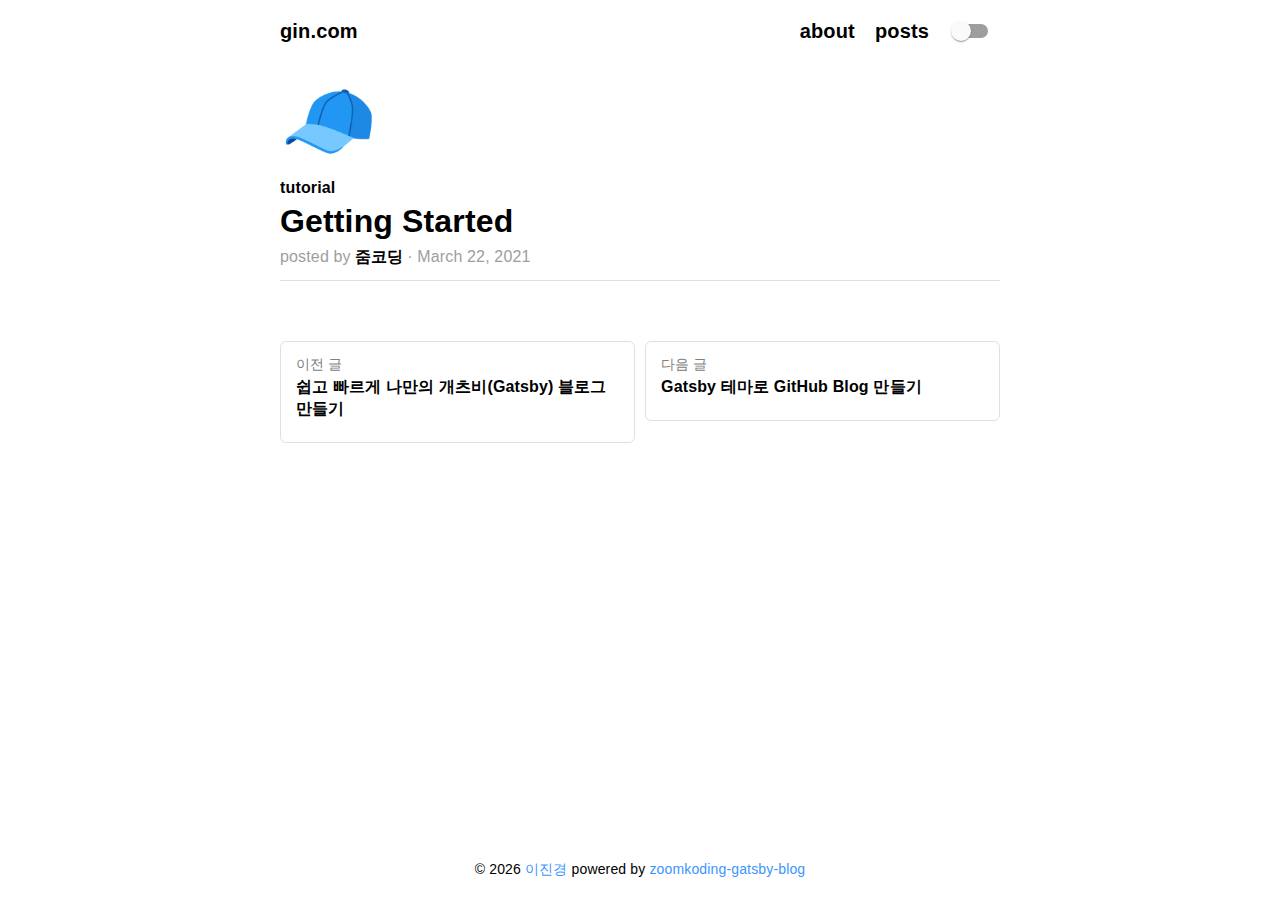
<file: test/index.html>
<!DOCTYPE html><html lang="en"><head><meta charSet="utf-8"/><meta http-equiv="x-ua-compatible" content="ie=edge"/><meta name="viewport" content="width=device-width, initial-scale=1, shrink-to-fit=no"/><style data-href="/styles.cb775544401a1f8661d7.css" id="gatsby-global-css">@font-face{font-display:swap;font-family:Montserrat;font-style:normal;font-weight:400;src:url(/static/montserrat-cyrillic-ext-400-normal-a13ef88d6cc2bace52bc1684ecb8823d.woff2) format("woff2"),url(/static/montserrat-all-400-normal-7bf99c007acd1baa1f21903b6fda4d65.woff) format("woff");unicode-range:U+0460-052f,U+1c80-1c88,U+20b4,U+2de0-2dff,U+a640-a69f,U+fe2e-fe2f}@font-face{font-display:swap;font-family:Montserrat;font-style:normal;font-weight:400;src:url(/static/montserrat-cyrillic-400-normal-298b48e6dfdf7ec4ef8907ff8a7182b1.woff2) format("woff2"),url(/static/montserrat-all-400-normal-7bf99c007acd1baa1f21903b6fda4d65.woff) format("woff");unicode-range:U+0400-045f,U+0490-0491,U+04b0-04b1,U+2116}@font-face{font-display:swap;font-family:Montserrat;font-style:normal;font-weight:400;src:url([data-uri]) format("woff2"),url(/static/montserrat-all-400-normal-7bf99c007acd1baa1f21903b6fda4d65.woff) format("woff");unicode-range:U+0102-0103,U+0110-0111,U+0128-0129,U+0168-0169,U+01a0-01a1,U+01af-01b0,U+1ea0-1ef9,U+20ab}@font-face{font-display:swap;font-family:Montserrat;font-style:normal;font-weight:400;src:url(/static/montserrat-latin-ext-400-normal-97638b9a50d86ae960e84043314bf07a.woff2) format("woff2"),url(/static/montserrat-all-400-normal-7bf99c007acd1baa1f21903b6fda4d65.woff) format("woff");unicode-range:U+0100-024f,U+0259,U+1e??,U+2020,U+20a0-20ab,U+20ad-20cf,U+2113,U+2c60-2c7f,U+a720-a7ff}@font-face{font-display:swap;font-family:Montserrat;font-style:normal;font-weight:400;src:url(/static/montserrat-latin-400-normal-bc3aa95dca08f5fee5291e34959c27bc.woff2) format("woff2"),url(/static/montserrat-all-400-normal-7bf99c007acd1baa1f21903b6fda4d65.woff) format("woff");unicode-range:U+00??,U+0131,U+0152-0153,U+02bb-02bc,U+02c6,U+02da,U+02dc,U+2000-206f,U+2074,U+20ac,U+2122,U+2191,U+2193,U+2212,U+2215,U+feff,U+fffd}a,abbr,acronym,address,applet,article,aside,audio,b,big,blockquote,body,canvas,caption,center,cite,code,dd,del,details,dfn,div,dl,dt,em,embed,fieldset,figcaption,figure,footer,form,h1,h2,h3,h4,h5,h6,header,hgroup,html,i,iframe,img,ins,kbd,label,legend,li,mark,menu,nav,object,ol,output,p,pre,q,ruby,s,samp,section,small,span,strike,strong,sub,summary,sup,table,tbody,td,tfoot,th,thead,time,tr,tt,u,ul,var,video{border:0;font-size:100%;font:inherit;margin:0;padding:0;vertical-align:baseline}article,aside,details,figcaption,figure,footer,header,hgroup,menu,nav,section{display:block}body{line-height:1}ol,ul{list-style:none}blockquote,q{quotes:none}blockquote:after,blockquote:before,q:after,q:before{content:"";content:none}table{border-collapse:collapse;border-spacing:0}a{outline:none;text-decoration:none}body{--background-color:#fff;--primary-text-color:#000;--secondary-text-color:#9e9e9e;--content-text-color:#37352f;--button-background-color:#f3f3f4;--button-text-color:#363f47;--tab-text-color:#6e6d7a;--tab-hover-text-color:#0d0c22;--tab-selected-background-color:rgba(13,12,34,0.05);--bio-link-icon-color:rgba(0,0,0,0.54);--about-link-icon-color:#a8a8a8;--chip-background-color:#f3f3f4;--link-text-color:rgb(55 53 47/70%);--post-card-border-color:rgba(0,0,0,0.12);--markdown-table-even-cell-background-color:#f6f8fa;--markdown-table-border-color:#dfe2e5;--markdown-blockquote-border-color:#dfe2e5;--markdown-border-color:#e1e4e8}body.dark{--background-color:#232326;--primary-text-color:#e6e6e6;--secondary-text-color:#768390;--content-text-color:#e6e6e6;--button-background-color:#444c56;--button-text-color:#363f47;--tab-text-color:#768390;--tab-hover-text-color:#acbac7;--tab-selected-background-color:#373e47;--chip-background-color:#323a42;--bio-link-icon-color:#e6e6e6;--about-link-icon-color:#a8a8a8;--link-text-color:#90b0ec;--post-card-border-color:#363f47;--markdown-table-even-cell-background-color:#2d333b;--markdown-table-border-color:#444c56;--markdown-blockquote-border-color:#4f5864;--markdown-border-color:#e1e4e8}*{-webkit-appearance:none;appearance:none;box-sizing:border-box}html{background:var(--background-color);font-family:-apple-system,BlinkMacSystemFont,Segoe UI,Helvetica,Arial,sans-serif,Apple Color Emoji,Segoe UI Emoji;font-size:14px;height:100%;overflow-y:scroll;width:100%}html.transition,html.transition *,html.transition :after,html.transition :before{transition:.42s cubic-bezier(.68,-.55,.27,1.55)!important;transition-delay:0!important}body{-webkit-font-smoothing:antialiased;-moz-osx-font-smoothing:grayscale;background-color:var(--background-color);color:var(--primary-text-color);height:100%;margin:0;width:100%;word-break:keep-all}ul{-webkit-margin-before:0;-webkit-margin-after:0;-webkit-margin-start:0;-webkit-margin-end:0;-webkit-padding-start:0;margin-block-end:0;margin-block-start:0;margin-inline-end:0;margin-inline-start:0;padding-inline-start:0}a{color:var(--link-text-color)}.markdown .octicon{fill:currentColor;display:inline-block;vertical-align:text-bottom}.markdown .anchor{float:left;line-height:1;margin-left:-20px;padding-right:4px}.markdown .anchor:focus{outline:none}.markdown h1 .octicon-link,.markdown h2 .octicon-link,.markdown h3 .octicon-link,.markdown h4 .octicon-link,.markdown h5 .octicon-link,.markdown h6 .octicon-link{color:#1b1f23;vertical-align:middle;visibility:hidden}.markdown h1:hover .anchor,.markdown h2:hover .anchor,.markdown h3:hover .anchor,.markdown h4:hover .anchor,.markdown h5:hover .anchor,.markdown h6:hover .anchor{text-decoration:none}.markdown h1:hover .anchor .octicon-link,.markdown h2:hover .anchor .octicon-link,.markdown h3:hover .anchor .octicon-link,.markdown h4:hover .anchor .octicon-link,.markdown h5:hover .anchor .octicon-link,.markdown h6:hover .anchor .octicon-link{visibility:visible}.markdown h1:hover .anchor .octicon-link:before,.markdown h2:hover .anchor .octicon-link:before,.markdown h3:hover .anchor .octicon-link:before,.markdown h4:hover .anchor .octicon-link:before,.markdown h5:hover .anchor .octicon-link:before,.markdown h6:hover .anchor .octicon-link:before{background-image:url("data:image/svg+xml;charset=utf-8,%3Csvg xmlns='http://www.w3.org/2000/svg' width='16' height='16' aria-hidden='true'%3E%3Cpath fill-rule='evenodd' d='M4 9h1v1H4c-1.5 0-3-1.69-3-3.5S2.55 3 4 3h4c1.45 0 3 1.69 3 3.5 0 1.41-.91 2.72-2 3.25V8.59c.58-.45 1-1.27 1-2.09C10 5.22 8.98 4 8 4H4c-.98 0-2 1.22-2 2.5S3 9 4 9zm9-3h-1v1h1c1 0 2 1.22 2 2.5S13.98 12 13 12H9c-.98 0-2-1.22-2-2.5 0-.83.42-1.64 1-2.09V6.25c-1.09.53-2 1.84-2 3.25C6 11.31 7.55 13 9 13h4c1.45 0 3-1.69 3-3.5S14.5 6 13 6z'/%3E%3C/svg%3E");content:" ";display:inline-block;height:16px;width:16px}.markdown{-ms-text-size-adjust:100%;-webkit-text-size-adjust:100%;word-wrap:break-word;color:var(--content-text-color);font-family:-apple-system,BlinkMacSystemFont,Segoe UI,Helvetica,Arial,sans-serif,Apple Color Emoji,Segoe UI Emoji;font-size:16px;font-weight:500;line-height:1.5}.markdown details{display:block}.markdown summary{display:list-item}.markdown a{background-color:initial}.markdown a:active,.markdown a:hover{outline-width:0}.markdown strong{font-weight:inherit;font-weight:bolder}.markdown h1{margin:.67em 0}.markdown img{border-style:none}.markdown code,.markdown kbd,.markdown pre{font-family:monospace,monospace;font-size:1em}.markdown hr{box-sizing:initial;overflow:visible}.markdown input{font:inherit;margin:0;overflow:visible}.markdown [type=checkbox]{box-sizing:border-box;padding:0}.markdown *{box-sizing:border-box}.markdown input{font-family:inherit;font-size:inherit;line-height:inherit}.markdown a{border-bottom:.05em solid;border-bottom-color:var(--link-text-color);border-left-color:var(--link-text-color);border-right-color:var(--link-text-color);border-top-color:var(--link-text-color);color:var(--link-text-color);text-decoration:none}.markdown a.anchor{border-bottom:none}.markdown strong{font-weight:700}.markdown hr{background:transparent;border-bottom:1px solid var(--markdown-blockquote-border-color);height:0;margin:15px 0;overflow:hidden}.markdown hr:after,.markdown hr:before{content:"";display:table}.markdown hr:after{clear:both}.markdown table{border-collapse:collapse;border-spacing:0}.markdown td,.markdown th{padding:0}.markdown details summary{cursor:pointer}.markdown h1,.markdown h2,.markdown h3,.markdown h4,.markdown h5,.markdown h6{margin-bottom:0;margin-top:0}.markdown h1{font-size:32px}.markdown h1,.markdown h2{font-weight:600}.markdown h2{font-size:24px}.markdown h3{font-size:20px}.markdown h3,.markdown h4{font-weight:600}.markdown h4{font-size:16px}.markdown h5{font-size:14px}.markdown h5,.markdown h6{font-weight:600}.markdown h6{font-size:12px}.markdown p{margin-bottom:10px;margin-top:0}.markdown blockquote{margin:0}.markdown ol,.markdown ul{margin-bottom:0;margin-top:0;padding-left:0}.markdown ol ol,.markdown ul ol{list-style-type:lower-roman}.markdown ol ol ol,.markdown ol ul ol,.markdown ul ol ol,.markdown ul ul ol{list-style-type:lower-alpha}.markdown dd{margin-left:0}.markdown code,.markdown pre{font-family:SFMono-Regular,Consolas,Liberation Mono,Menlo,monospace;font-size:12px}.markdown code.language-text{border-radius:3px;font-size:85%;padding:.2em .4em}.markdown :not(pre)>code.language-text{background:rgba(135,131,120,.15);color:#eb5757;overflow-wrap:break-word}.markdown pre{margin-bottom:0;margin-top:0}.markdown input::-webkit-inner-spin-button,.markdown input::-webkit-outer-spin-button{-webkit-appearance:none;appearance:none;margin:0}.markdown :checked+.radio-label{border-color:#0366d6;position:relative;z-index:1}.markdown .border{border:1px solid var(--markdown-border-color)!important}.markdown .border-0{border:0!important}.markdown .border-bottom{border-bottom:1px solid var(--markdown-border-color)!important}.markdown .rounded-1{border-radius:3px!important}.markdown .bg-white{background-color:transparent!important}.markdown .bg-gray-light{background-color:#fafbfc!important}.markdown .text-gray-light{color:#6a737d!important}.markdown .pl-3,.markdown .px-3{padding-left:16px!important}.markdown .px-3{padding-right:16px!important}.markdown .f6{font-size:12px!important}.markdown .lh-condensed{line-height:1.25!important}.markdown .text-bold{font-weight:600!important}.markdown .pl-c{color:#6a737d}.markdown .pl-c1,.markdown .pl-s .pl-v{color:#005cc5}.markdown .pl-e,.markdown .pl-en{color:#6f42c1}.markdown .pl-s .pl-s1,.markdown .pl-smi{color:#24292e}.markdown .pl-ent{color:#22863a}.markdown .pl-k{color:#d73a49}.markdown .pl-pds,.markdown .pl-s,.markdown .pl-s .pl-pse .pl-s1,.markdown .pl-sr,.markdown .pl-sr .pl-cce,.markdown .pl-sr .pl-sra,.markdown .pl-sr .pl-sre{color:#032f62}.markdown .pl-smw,.markdown .pl-v{color:#e36209}.markdown .pl-bu{color:#b31d28}.markdown .pl-ii{background-color:#b31d28;color:#fafbfc}.markdown .pl-c2{background-color:#d73a49;color:#fafbfc}.markdown .pl-c2:before{content:"^M"}.markdown .pl-sr .pl-cce{color:#22863a;font-weight:700}.markdown .pl-ml{color:#735c0f}.markdown .pl-mh,.markdown .pl-mh .pl-en,.markdown .pl-ms{color:#005cc5;font-weight:700}.markdown .pl-mi{color:#24292e;font-style:italic}.markdown .pl-mb{color:#24292e;font-weight:700}.markdown .pl-md{background-color:#ffeef0;color:#b31d28}.markdown .pl-mi1{background-color:#f0fff4;color:#22863a}.markdown .pl-mc{background-color:#ffebda;color:#e36209}.markdown .pl-mi2{background-color:#005cc5;color:#f6f8fa}.markdown .pl-mdr{color:#6f42c1;font-weight:700}.markdown .pl-ba{color:#586069}.markdown .pl-sg{color:#959da5}.markdown .pl-corl{color:#032f62;text-decoration:underline}.markdown .mb-0{margin-bottom:0!important}.markdown .my-2{margin-bottom:8px!important;margin-top:8px!important}.markdown .pl-0{padding-left:0!important}.markdown .py-0{padding-bottom:0!important;padding-top:0!important}.markdown .pl-1{padding-left:4px!important}.markdown .pl-2{padding-left:8px!important}.markdown .py-2{padding-bottom:8px!important;padding-top:8px!important}.markdown .pl-3{padding-left:16px!important}.markdown .pl-4{padding-left:24px!important}.markdown .pl-5{padding-left:32px!important}.markdown .pl-6{padding-left:40px!important}.markdown .pl-7{padding-left:48px!important}.markdown .pl-8{padding-left:64px!important}.markdown .pl-9{padding-left:80px!important}.markdown .pl-10{padding-left:96px!important}.markdown .pl-11{padding-left:112px!important}.markdown .pl-12{padding-left:128px!important}.markdown hr{border-bottom-color:#eee}.markdown kbd{background-color:#fafbfc;border:1px solid #d1d5da;border-radius:3px;box-shadow:inset 0 -1px 0 #d1d5da;color:#444d56;display:inline-block;font:11px SFMono-Regular,Consolas,Liberation Mono,Menlo,monospace;line-height:10px;padding:3px 5px;vertical-align:middle}.markdown:after,.markdown:before{content:"";display:table}.markdown:after{clear:both}.markdown>:first-child{margin-top:0!important}.markdown>:last-child{margin-bottom:0!important}.markdown a:not([href]){color:inherit;text-decoration:none}.markdown blockquote,.markdown details,.markdown dl,.markdown ol,.markdown p,.markdown pre,.markdown table,.markdown ul{margin-bottom:16px;margin-top:0}.markdown hr{background-color:var(--markdown-border-color);border:0;height:.25em;margin:24px 0;padding:0}.markdown blockquote{border-left:.25em solid var(--markdown-blockquote-border-color);color:#6a737d;padding:0 1em}.markdown blockquote>:first-child{margin-top:0}.markdown blockquote>:last-child{margin-bottom:0}.markdown h1,.markdown h2,.markdown h3,.markdown h4,.markdown h5,.markdown h6{font-weight:600;line-height:1.25;margin-bottom:16px;margin-top:24px}.markdown h1{font-size:2em}.markdown h2{font-size:1.5em}.markdown h3{font-size:1.25em}.markdown h4{font-size:1em}.markdown h5{font-size:.875em}.markdown h6{color:#6a737d;font-size:.85em}.markdown ol,.markdown ul{padding-left:2em}.markdown ol ol,.markdown ol ul,.markdown ul ol,.markdown ul ul{margin-bottom:0;margin-top:0}.markdown ol{list-style-type:decimal}.markdown ul{list-style-type:disc}.markdown li{word-wrap:break-all;display:list-item;text-align:-webkit-match-parent}.markdown li>p{margin-top:16px}.markdown li+li{margin-top:.25em}.markdown dl{padding:0}.markdown dl dt{font-size:1em;font-style:italic;font-weight:600;margin-top:16px;padding:0}.markdown dl dd{margin-bottom:16px;padding:0 16px}.markdown table{display:block;overflow:auto;width:100%}.markdown table th{font-weight:600}.markdown table td,.markdown table th{border:1px solid var(--markdown-table-border-color);padding:6px 13px}.markdown table tr{border-top:1px solid var(--markdown-table-border-color)}.markdown table tr:nth-child(2n){background-color:var(--markdown-table-even-cell-background-color)}.markdown img{background-color:transparent;box-sizing:initial;display:block;margin:0 auto;max-width:100%}.markdown img[align=right]{padding-left:20px}.markdown img[align=left]{padding-right:20px}.markdown code{background-color:rgba(27,31,35,.05);border-radius:3px;font-size:85%;margin:0;padding:.2em .4em}.markdown pre{word-wrap:normal}.markdown pre>code{background:transparent;border:0;font-size:100%;margin:0;padding:0;white-space:pre;word-break:normal}.markdown .highlight{margin-bottom:16px}.markdown .highlight pre{margin-bottom:0;word-break:normal}.markdown .highlight pre,.markdown pre{background-color:#f6f8fa;border-radius:3px;font-size:85%;line-height:1.45;overflow:auto;padding:16px}.markdown pre code{word-wrap:normal;background-color:initial;border:0;display:inline;line-height:inherit;margin:0;max-width:auto;overflow:visible;padding:0}.markdown .commit-tease-sha{color:#444d56;display:inline-block;font-family:SFMono-Regular,Consolas,Liberation Mono,Menlo,monospace;font-size:90%}.markdown .full-commit .btn-outline:not(:disabled):hover{border-color:#005cc5;color:#005cc5}.markdown .blob-wrapper{overflow-x:auto;overflow-y:hidden}.markdown .blob-wrapper-embedded{max-height:240px;overflow-y:auto}.markdown .blob-num{color:rgba(27,31,35,.3);cursor:pointer;font-family:SFMono-Regular,Consolas,Liberation Mono,Menlo,monospace;font-size:12px;line-height:20px;min-width:50px;padding-left:10px;padding-right:10px;text-align:right;-webkit-user-select:none;-ms-user-select:none;user-select:none;vertical-align:top;white-space:nowrap;width:1%}.markdown .blob-num:hover{color:rgba(27,31,35,.6)}.markdown .blob-num:before{content:attr(data-line-number)}.markdown .blob-code{line-height:20px;padding-left:10px;padding-right:10px;position:relative;vertical-align:top}.markdown .blob-code-inner{word-wrap:normal;color:#24292e;font-family:SFMono-Regular,Consolas,Liberation Mono,Menlo,monospace;font-size:12px;overflow:visible;white-space:pre}.markdown .pl-token.active,.markdown .pl-token:hover{background:#ffea7f;cursor:pointer}.markdown .tab-size[data-tab-size="1"]{-moz-tab-size:1;-o-tab-size:1;tab-size:1}.markdown .tab-size[data-tab-size="2"]{-moz-tab-size:2;-o-tab-size:2;tab-size:2}.markdown .tab-size[data-tab-size="3"]{-moz-tab-size:3;-o-tab-size:3;tab-size:3}.markdown .tab-size[data-tab-size="4"]{-moz-tab-size:4;-o-tab-size:4;tab-size:4}.markdown .tab-size[data-tab-size="5"]{-moz-tab-size:5;-o-tab-size:5;tab-size:5}.markdown .tab-size[data-tab-size="6"]{-moz-tab-size:6;-o-tab-size:6;tab-size:6}.markdown .tab-size[data-tab-size="7"]{-moz-tab-size:7;-o-tab-size:7;tab-size:7}.markdown .tab-size[data-tab-size="8"]{-moz-tab-size:8;-o-tab-size:8;tab-size:8}.markdown .tab-size[data-tab-size="9"]{-moz-tab-size:9;-o-tab-size:9;tab-size:9}.markdown .tab-size[data-tab-size="10"]{-moz-tab-size:10;-o-tab-size:10;tab-size:10}.markdown .tab-size[data-tab-size="11"]{-moz-tab-size:11;-o-tab-size:11;tab-size:11}.markdown .tab-size[data-tab-size="12"]{-moz-tab-size:12;-o-tab-size:12;tab-size:12}.markdown .task-list-item{list-style-type:none}.markdown .task-list-item+.task-list-item{margin-top:3px}.markdown .task-list-item input{margin:0 .2em .25em -1.6em;vertical-align:middle}.markdown .table-of-contents{align-items:flex-start;display:flex;flex-direction:column;justify-content:center;position:fixed;right:0;top:75px;width:340px}@media(max-width:1300px){.markdown .table-of-contents{display:none}}.markdown .table-of-contents ul{cursor:pointer;list-style-type:none}.markdown .table-of-contents ul li a{border-bottom:none;color:var(--secondary-text-color);font-size:14px;height:30px;padding:6px 2px;width:100%}.markdown .table-of-contents ul p{margin:0}.markdown .gatsby-resp-image-wrapper{display:flex!important;justify-content:center!important;max-height:560px!important;width:100%!important}.markdown .gatsby-resp-image-wrapper img{height:auto!important;max-height:560px!important;max-width:100%!important;position:relative!important;width:auto!important}code[class*=language-],pre[class*=language-]{word-wrap:normal;background:none;color:#ccc;font-family:Consolas,Monaco,Andale Mono,Ubuntu Mono,monospace;font-size:1em;-webkit-hyphens:none;-ms-hyphens:none;hyphens:none;line-height:1.5;-moz-tab-size:4;-o-tab-size:4;tab-size:4;text-align:left;white-space:pre;word-break:normal;word-spacing:normal}pre[class*=language-]{margin:.5em 0;overflow:auto;padding:1em}:not(pre)>code[class*=language-],pre[class*=language-]{background:#2d2d2d}:not(pre)>code[class*=language-]{border-radius:.3em;padding:.1em;white-space:normal}.token.block-comment,.token.cdata,.token.comment,.token.doctype,.token.prolog{color:#999}.token.punctuation{color:#ccc}.token.attr-name,.token.deleted,.token.namespace,.token.tag{color:#e2777a}.token.function-name{color:#6196cc}.token.boolean,.token.function,.token.number{color:#f08d49}.token.class-name,.token.constant,.token.property,.token.symbol{color:#f8c555}.token.atrule,.token.builtin,.token.important,.token.keyword,.token.selector{color:#cc99cd}.token.attr-value,.token.char,.token.regex,.token.string,.token.variable{color:#7ec699}.token.entity,.token.operator,.token.url{color:#67cdcc}.token.bold,.token.important{font-weight:700}.token.italic{font-style:italic}.token.entity{cursor:help}.token.inserted{color:green}.mjx-chtml{word-wrap:normal;border:0;direction:ltr;display:inline-block;float:none;font-size:100%;font-size-adjust:none;font-style:normal;font-weight:400;letter-spacing:normal;line-height:0;margin:0;max-height:none;max-width:none;min-height:0;min-width:0;padding:1px 0;text-align:left;text-indent:0;text-transform:none;white-space:nowrap;word-spacing:normal}.MJXc-display{display:block;margin:1em 0;padding:0;text-align:center}.mjx-chtml[tabindex]:focus,body :focus .mjx-chtml[tabindex]{display:inline-table}.mjx-full-width{display:table-cell!important;text-align:center;width:10000em}.mjx-math{border-collapse:separate;border-spacing:0;display:inline-block}.mjx-math *{box-sizing:content-box!important;display:inline-block;text-align:left}.mjx-denominator,.mjx-numerator{display:block;text-align:center}.MJXc-stacked{height:0;position:relative}.MJXc-stacked>*{position:absolute}.mjx-stack,.MJXc-bevelled>*{display:inline-block}.mjx-op{display:block}.mjx-under{display:table-cell}.mjx-over{display:block}.mjx-over>*,.mjx-under>*{padding-left:0!important;padding-right:0!important}.mjx-prestack>.mjx-presub,.mjx-prestack>.mjx-presup,.mjx-stack>.mjx-sub,.mjx-stack>.mjx-sup{display:block}.mjx-delim-h>.mjx-char{display:inline-block}.mjx-surd{vertical-align:top}.mjx-surd+.mjx-box{display:inline-flex}.mjx-mphantom *{visibility:hidden}.mjx-merror{background-color:#ff8;border:1px solid #c00;color:#c00;font-size:90%;font-style:normal;padding:2px 3px}.mjx-annotation-xml{line-height:normal}.mjx-menclose>svg{fill:none;stroke:currentColor;overflow:visible}.mjx-mlabeledtr,.mjx-mtr{display:table-row}.mjx-mtd{display:table-cell;text-align:center}.mjx-label{display:table-row}.mjx-box{display:inline-block}.mjx-block{display:block}.mjx-span{display:inline}.mjx-char{display:block;white-space:pre}.mjx-itable{display:inline-table;width:auto}.mjx-row{display:table-row}.mjx-cell{display:table-cell}.mjx-table{display:table;width:100%}.mjx-line{display:block;height:0}.mjx-strut{padding-top:1em;width:0}.mjx-vsize{width:0}.MJXc-space1{margin-left:.167em}.MJXc-space2{margin-left:.222em}.MJXc-space3{margin-left:.278em}.mjx-test.mjx-test-display{display:table!important}.mjx-test.mjx-test-inline{display:inline!important;margin-right:-1px}.mjx-test.mjx-test-default{clear:both;display:block!important}.mjx-ex-box{border:0;display:inline-block!important;height:60ex;margin:0;max-height:none;min-height:0;overflow:hidden;padding:0;position:absolute;width:1px}.mjx-test-inline .mjx-left-box{display:inline-block;float:left;width:0}.mjx-test-inline .mjx-right-box{display:inline-block;float:right;width:0}.mjx-test-display .mjx-right-box{border:0;display:table-cell!important;margin:0;max-width:none;min-width:0;padding:0;width:10000em!important}.MJXc-TeX-unknown-R{font-family:monospace;font-style:normal;font-weight:400}.MJXc-TeX-unknown-I{font-family:monospace;font-style:italic;font-weight:400}.MJXc-TeX-unknown-B{font-family:monospace;font-style:normal;font-weight:700}.MJXc-TeX-unknown-BI{font-family:monospace;font-style:italic;font-weight:700}.MJXc-TeX-ams-R{font-family:MJXc-TeX-ams-R,MJXc-TeX-ams-Rw}.MJXc-TeX-cal-B{font-family:MJXc-TeX-cal-B,MJXc-TeX-cal-Bx,MJXc-TeX-cal-Bw}.MJXc-TeX-frak-R{font-family:MJXc-TeX-frak-R,MJXc-TeX-frak-Rw}.MJXc-TeX-frak-B{font-family:MJXc-TeX-frak-B,MJXc-TeX-frak-Bx,MJXc-TeX-frak-Bw}.MJXc-TeX-math-BI{font-family:MJXc-TeX-math-BI,MJXc-TeX-math-BIx,MJXc-TeX-math-BIw}.MJXc-TeX-sans-R{font-family:MJXc-TeX-sans-R,MJXc-TeX-sans-Rw}.MJXc-TeX-sans-B{font-family:MJXc-TeX-sans-B,MJXc-TeX-sans-Bx,MJXc-TeX-sans-Bw}.MJXc-TeX-sans-I{font-family:MJXc-TeX-sans-I,MJXc-TeX-sans-Ix,MJXc-TeX-sans-Iw}.MJXc-TeX-script-R{font-family:MJXc-TeX-script-R,MJXc-TeX-script-Rw}.MJXc-TeX-type-R{font-family:MJXc-TeX-type-R,MJXc-TeX-type-Rw}.MJXc-TeX-cal-R{font-family:MJXc-TeX-cal-R,MJXc-TeX-cal-Rw}.MJXc-TeX-main-B{font-family:MJXc-TeX-main-B,MJXc-TeX-main-Bx,MJXc-TeX-main-Bw}.MJXc-TeX-main-I{font-family:MJXc-TeX-main-I,MJXc-TeX-main-Ix,MJXc-TeX-main-Iw}.MJXc-TeX-main-R{font-family:MJXc-TeX-main-R,MJXc-TeX-main-Rw}.MJXc-TeX-math-I{font-family:MJXc-TeX-math-I,MJXc-TeX-math-Ix,MJXc-TeX-math-Iw}.MJXc-TeX-size1-R{font-family:MJXc-TeX-size1-R,MJXc-TeX-size1-Rw}.MJXc-TeX-size2-R{font-family:MJXc-TeX-size2-R,MJXc-TeX-size2-Rw}.MJXc-TeX-size3-R{font-family:MJXc-TeX-size3-R,MJXc-TeX-size3-Rw}.MJXc-TeX-size4-R{font-family:MJXc-TeX-size4-R,MJXc-TeX-size4-Rw}.MJXc-TeX-vec-R{font-family:MJXc-TeX-vec-R,MJXc-TeX-vec-Rw}.MJXc-TeX-vec-B{font-family:MJXc-TeX-vec-B,MJXc-TeX-vec-Bx,MJXc-TeX-vec-Bw}@font-face{font-family:MJXc-TeX-ams-R;src:local("MathJax_AMS"),local("MathJax_AMS-Regular")}@font-face{font-family:MJXc-TeX-ams-Rw;src:url(https://cdn.jsdelivr.net/npm/mathjax@2.7.8/fonts/HTML-CSS/TeX/eot/MathJax_AMS-Regular.eot);src:url(https://cdn.jsdelivr.net/npm/mathjax@2.7.8/fonts/HTML-CSS/TeX/woff/MathJax_AMS-Regular.woff) format("woff"),url(https://cdn.jsdelivr.net/npm/mathjax@2.7.8/fonts/HTML-CSS/TeX/otf/MathJax_AMS-Regular.otf) format("opentype")}@font-face{font-family:MJXc-TeX-cal-B;src:local("MathJax_Caligraphic Bold"),local("MathJax_Caligraphic-Bold")}@font-face{font-family:MJXc-TeX-cal-Bx;font-weight:700;src:local("MathJax_Caligraphic")}@font-face{font-family:MJXc-TeX-cal-Bw;src:url(https://cdn.jsdelivr.net/npm/mathjax@2.7.8/fonts/HTML-CSS/TeX/eot/MathJax_Caligraphic-Bold.eot);src:url(https://cdn.jsdelivr.net/npm/mathjax@2.7.8/fonts/HTML-CSS/TeX/woff/MathJax_Caligraphic-Bold.woff) format("woff"),url(https://cdn.jsdelivr.net/npm/mathjax@2.7.8/fonts/HTML-CSS/TeX/otf/MathJax_Caligraphic-Bold.otf) format("opentype")}@font-face{font-family:MJXc-TeX-frak-R;src:local("MathJax_Fraktur"),local("MathJax_Fraktur-Regular")}@font-face{font-family:MJXc-TeX-frak-Rw;src:url(https://cdn.jsdelivr.net/npm/mathjax@2.7.8/fonts/HTML-CSS/TeX/eot/MathJax_Fraktur-Regular.eot);src:url(https://cdn.jsdelivr.net/npm/mathjax@2.7.8/fonts/HTML-CSS/TeX/woff/MathJax_Fraktur-Regular.woff) format("woff"),url(https://cdn.jsdelivr.net/npm/mathjax@2.7.8/fonts/HTML-CSS/TeX/otf/MathJax_Fraktur-Regular.otf) format("opentype")}@font-face{font-family:MJXc-TeX-frak-B;src:local("MathJax_Fraktur Bold"),local("MathJax_Fraktur-Bold")}@font-face{font-family:MJXc-TeX-frak-Bx;font-weight:700;src:local("MathJax_Fraktur")}@font-face{font-family:MJXc-TeX-frak-Bw;src:url(https://cdn.jsdelivr.net/npm/mathjax@2.7.8/fonts/HTML-CSS/TeX/eot/MathJax_Fraktur-Bold.eot);src:url(https://cdn.jsdelivr.net/npm/mathjax@2.7.8/fonts/HTML-CSS/TeX/woff/MathJax_Fraktur-Bold.woff) format("woff"),url(https://cdn.jsdelivr.net/npm/mathjax@2.7.8/fonts/HTML-CSS/TeX/otf/MathJax_Fraktur-Bold.otf) format("opentype")}@font-face{font-family:MJXc-TeX-math-BI;src:local("MathJax_Math BoldItalic"),local("MathJax_Math-BoldItalic")}@font-face{font-family:MJXc-TeX-math-BIx;font-style:italic;font-weight:700;src:local("MathJax_Math")}@font-face{font-family:MJXc-TeX-math-BIw;src:url(https://cdn.jsdelivr.net/npm/mathjax@2.7.8/fonts/HTML-CSS/TeX/eot/MathJax_Math-BoldItalic.eot);src:url(https://cdn.jsdelivr.net/npm/mathjax@2.7.8/fonts/HTML-CSS/TeX/woff/MathJax_Math-BoldItalic.woff) format("woff"),url(https://cdn.jsdelivr.net/npm/mathjax@2.7.8/fonts/HTML-CSS/TeX/otf/MathJax_Math-BoldItalic.otf) format("opentype")}@font-face{font-family:MJXc-TeX-sans-R;src:local("MathJax_SansSerif"),local("MathJax_SansSerif-Regular")}@font-face{font-family:MJXc-TeX-sans-Rw;src:url(https://cdn.jsdelivr.net/npm/mathjax@2.7.8/fonts/HTML-CSS/TeX/eot/MathJax_SansSerif-Regular.eot);src:url(https://cdn.jsdelivr.net/npm/mathjax@2.7.8/fonts/HTML-CSS/TeX/woff/MathJax_SansSerif-Regular.woff) format("woff"),url(https://cdn.jsdelivr.net/npm/mathjax@2.7.8/fonts/HTML-CSS/TeX/otf/MathJax_SansSerif-Regular.otf) format("opentype")}@font-face{font-family:MJXc-TeX-sans-B;src:local("MathJax_SansSerif Bold"),local("MathJax_SansSerif-Bold")}@font-face{font-family:MJXc-TeX-sans-Bx;font-weight:700;src:local("MathJax_SansSerif")}@font-face{font-family:MJXc-TeX-sans-Bw;src:url(https://cdn.jsdelivr.net/npm/mathjax@2.7.8/fonts/HTML-CSS/TeX/eot/MathJax_SansSerif-Bold.eot);src:url(https://cdn.jsdelivr.net/npm/mathjax@2.7.8/fonts/HTML-CSS/TeX/woff/MathJax_SansSerif-Bold.woff) format("woff"),url(https://cdn.jsdelivr.net/npm/mathjax@2.7.8/fonts/HTML-CSS/TeX/otf/MathJax_SansSerif-Bold.otf) format("opentype")}@font-face{font-family:MJXc-TeX-sans-I;src:local("MathJax_SansSerif Italic"),local("MathJax_SansSerif-Italic")}@font-face{font-family:MJXc-TeX-sans-Ix;font-style:italic;src:local("MathJax_SansSerif")}@font-face{font-family:MJXc-TeX-sans-Iw;src:url(https://cdn.jsdelivr.net/npm/mathjax@2.7.8/fonts/HTML-CSS/TeX/eot/MathJax_SansSerif-Italic.eot);src:url(https://cdn.jsdelivr.net/npm/mathjax@2.7.8/fonts/HTML-CSS/TeX/woff/MathJax_SansSerif-Italic.woff) format("woff"),url(https://cdn.jsdelivr.net/npm/mathjax@2.7.8/fonts/HTML-CSS/TeX/otf/MathJax_SansSerif-Italic.otf) format("opentype")}@font-face{font-family:MJXc-TeX-script-R;src:local("MathJax_Script"),local("MathJax_Script-Regular")}@font-face{font-family:MJXc-TeX-script-Rw;src:url(https://cdn.jsdelivr.net/npm/mathjax@2.7.8/fonts/HTML-CSS/TeX/eot/MathJax_Script-Regular.eot);src:url(https://cdn.jsdelivr.net/npm/mathjax@2.7.8/fonts/HTML-CSS/TeX/woff/MathJax_Script-Regular.woff) format("woff"),url(https://cdn.jsdelivr.net/npm/mathjax@2.7.8/fonts/HTML-CSS/TeX/otf/MathJax_Script-Regular.otf) format("opentype")}@font-face{font-family:MJXc-TeX-type-R;src:local("MathJax_Typewriter"),local("MathJax_Typewriter-Regular")}@font-face{font-family:MJXc-TeX-type-Rw;src:url(https://cdn.jsdelivr.net/npm/mathjax@2.7.8/fonts/HTML-CSS/TeX/eot/MathJax_Typewriter-Regular.eot);src:url(https://cdn.jsdelivr.net/npm/mathjax@2.7.8/fonts/HTML-CSS/TeX/woff/MathJax_Typewriter-Regular.woff) format("woff"),url(https://cdn.jsdelivr.net/npm/mathjax@2.7.8/fonts/HTML-CSS/TeX/otf/MathJax_Typewriter-Regular.otf) format("opentype")}@font-face{font-family:MJXc-TeX-cal-R;src:local("MathJax_Caligraphic"),local("MathJax_Caligraphic-Regular")}@font-face{font-family:MJXc-TeX-cal-Rw;src:url(https://cdn.jsdelivr.net/npm/mathjax@2.7.8/fonts/HTML-CSS/TeX/eot/MathJax_Caligraphic-Regular.eot);src:url(https://cdn.jsdelivr.net/npm/mathjax@2.7.8/fonts/HTML-CSS/TeX/woff/MathJax_Caligraphic-Regular.woff) format("woff"),url(https://cdn.jsdelivr.net/npm/mathjax@2.7.8/fonts/HTML-CSS/TeX/otf/MathJax_Caligraphic-Regular.otf) format("opentype")}@font-face{font-family:MJXc-TeX-main-B;src:local("MathJax_Main Bold"),local("MathJax_Main-Bold")}@font-face{font-family:MJXc-TeX-main-Bx;font-weight:700;src:local("MathJax_Main")}@font-face{font-family:MJXc-TeX-main-Bw;src:url(https://cdn.jsdelivr.net/npm/mathjax@2.7.8/fonts/HTML-CSS/TeX/eot/MathJax_Main-Bold.eot);src:url(https://cdn.jsdelivr.net/npm/mathjax@2.7.8/fonts/HTML-CSS/TeX/woff/MathJax_Main-Bold.woff) format("woff"),url(https://cdn.jsdelivr.net/npm/mathjax@2.7.8/fonts/HTML-CSS/TeX/otf/MathJax_Main-Bold.otf) format("opentype")}@font-face{font-family:MJXc-TeX-main-I;src:local("MathJax_Main Italic"),local("MathJax_Main-Italic")}@font-face{font-family:MJXc-TeX-main-Ix;font-style:italic;src:local("MathJax_Main")}@font-face{font-family:MJXc-TeX-main-Iw;src:url(https://cdn.jsdelivr.net/npm/mathjax@2.7.8/fonts/HTML-CSS/TeX/eot/MathJax_Main-Italic.eot);src:url(https://cdn.jsdelivr.net/npm/mathjax@2.7.8/fonts/HTML-CSS/TeX/woff/MathJax_Main-Italic.woff) format("woff"),url(https://cdn.jsdelivr.net/npm/mathjax@2.7.8/fonts/HTML-CSS/TeX/otf/MathJax_Main-Italic.otf) format("opentype")}@font-face{font-family:MJXc-TeX-main-R;src:local("MathJax_Main"),local("MathJax_Main-Regular")}@font-face{font-family:MJXc-TeX-main-Rw;src:url(https://cdn.jsdelivr.net/npm/mathjax@2.7.8/fonts/HTML-CSS/TeX/eot/MathJax_Main-Regular.eot);src:url(https://cdn.jsdelivr.net/npm/mathjax@2.7.8/fonts/HTML-CSS/TeX/woff/MathJax_Main-Regular.woff) format("woff"),url(https://cdn.jsdelivr.net/npm/mathjax@2.7.8/fonts/HTML-CSS/TeX/otf/MathJax_Main-Regular.otf) format("opentype")}@font-face{font-family:MJXc-TeX-math-I;src:local("MathJax_Math Italic"),local("MathJax_Math-Italic")}@font-face{font-family:MJXc-TeX-math-Ix;font-style:italic;src:local("MathJax_Math")}@font-face{font-family:MJXc-TeX-math-Iw;src:url(https://cdn.jsdelivr.net/npm/mathjax@2.7.8/fonts/HTML-CSS/TeX/eot/MathJax_Math-Italic.eot);src:url(https://cdn.jsdelivr.net/npm/mathjax@2.7.8/fonts/HTML-CSS/TeX/woff/MathJax_Math-Italic.woff) format("woff"),url(https://cdn.jsdelivr.net/npm/mathjax@2.7.8/fonts/HTML-CSS/TeX/otf/MathJax_Math-Italic.otf) format("opentype")}@font-face{font-family:MJXc-TeX-size1-R;src:local("MathJax_Size1"),local("MathJax_Size1-Regular")}@font-face{font-family:MJXc-TeX-size1-Rw;src:url(https://cdn.jsdelivr.net/npm/mathjax@2.7.8/fonts/HTML-CSS/TeX/eot/MathJax_Size1-Regular.eot);src:url(https://cdn.jsdelivr.net/npm/mathjax@2.7.8/fonts/HTML-CSS/TeX/woff/MathJax_Size1-Regular.woff) format("woff"),url(https://cdn.jsdelivr.net/npm/mathjax@2.7.8/fonts/HTML-CSS/TeX/otf/MathJax_Size1-Regular.otf) format("opentype")}@font-face{font-family:MJXc-TeX-size2-R;src:local("MathJax_Size2"),local("MathJax_Size2-Regular")}@font-face{font-family:MJXc-TeX-size2-Rw;src:url(https://cdn.jsdelivr.net/npm/mathjax@2.7.8/fonts/HTML-CSS/TeX/eot/MathJax_Size2-Regular.eot);src:url(https://cdn.jsdelivr.net/npm/mathjax@2.7.8/fonts/HTML-CSS/TeX/woff/MathJax_Size2-Regular.woff) format("woff"),url(https://cdn.jsdelivr.net/npm/mathjax@2.7.8/fonts/HTML-CSS/TeX/otf/MathJax_Size2-Regular.otf) format("opentype")}@font-face{font-family:MJXc-TeX-size3-R;src:local("MathJax_Size3"),local("MathJax_Size3-Regular")}@font-face{font-family:MJXc-TeX-size3-Rw;src:url(https://cdn.jsdelivr.net/npm/mathjax@2.7.8/fonts/HTML-CSS/TeX/eot/MathJax_Size3-Regular.eot);src:url(https://cdn.jsdelivr.net/npm/mathjax@2.7.8/fonts/HTML-CSS/TeX/woff/MathJax_Size3-Regular.woff) format("woff"),url(https://cdn.jsdelivr.net/npm/mathjax@2.7.8/fonts/HTML-CSS/TeX/otf/MathJax_Size3-Regular.otf) format("opentype")}@font-face{font-family:MJXc-TeX-size4-R;src:local("MathJax_Size4"),local("MathJax_Size4-Regular")}@font-face{font-family:MJXc-TeX-size4-Rw;src:url(https://cdn.jsdelivr.net/npm/mathjax@2.7.8/fonts/HTML-CSS/TeX/eot/MathJax_Size4-Regular.eot);src:url(https://cdn.jsdelivr.net/npm/mathjax@2.7.8/fonts/HTML-CSS/TeX/woff/MathJax_Size4-Regular.woff) format("woff"),url(https://cdn.jsdelivr.net/npm/mathjax@2.7.8/fonts/HTML-CSS/TeX/otf/MathJax_Size4-Regular.otf) format("opentype")}@font-face{font-family:MJXc-TeX-vec-R;src:local("MathJax_Vector"),local("MathJax_Vector-Regular")}@font-face{font-family:MJXc-TeX-vec-Rw;src:url(https://cdn.jsdelivr.net/npm/mathjax@2.7.8/fonts/HTML-CSS/TeX/eot/MathJax_Vector-Regular.eot);src:url(https://cdn.jsdelivr.net/npm/mathjax@2.7.8/fonts/HTML-CSS/TeX/woff/MathJax_Vector-Regular.woff) format("woff"),url(https://cdn.jsdelivr.net/npm/mathjax@2.7.8/fonts/HTML-CSS/TeX/otf/MathJax_Vector-Regular.otf) format("opentype")}@font-face{font-family:MJXc-TeX-vec-B;src:local("MathJax_Vector Bold"),local("MathJax_Vector-Bold")}@font-face{font-family:MJXc-TeX-vec-Bx;font-weight:700;src:local("MathJax_Vector")}@font-face{font-family:MJXc-TeX-vec-Bw;src:url(https://cdn.jsdelivr.net/npm/mathjax@2.7.8/fonts/HTML-CSS/TeX/eot/MathJax_Vector-Bold.eot);src:url(https://cdn.jsdelivr.net/npm/mathjax@2.7.8/fonts/HTML-CSS/TeX/woff/MathJax_Vector-Bold.woff) format("woff"),url(https://cdn.jsdelivr.net/npm/mathjax@2.7.8/fonts/HTML-CSS/TeX/otf/MathJax_Vector-Bold.otf) format("opentype")}.page-header-wrapper{display:flex;height:62px;justify-content:center;padding-left:15px;padding-right:15px;width:100%}.page-header-wrapper .page-header{align-items:center;display:flex;justify-content:space-between;max-width:720px;width:100%}.page-header-wrapper .page-header .link{color:var(--primary-text-color);font-size:17px;font-weight:700}@media(min-width:768px){.page-header-wrapper .page-header .link{font-size:20px;font-weight:700}}.page-header-wrapper .page-header .trailing-section{align-items:center;display:flex}.page-header-wrapper .page-header .trailing-section .link{margin-left:10px}@media(min-width:768px){.page-header-wrapper .page-header .trailing-section .link{margin-left:20px}}.page-header-wrapper .page-header .trailing-section .dark-mode-switch{margin-left:3px}@media(min-width:768px){.page-header-wrapper .page-header .trailing-section .dark-mode-switch{margin-left:13px}}.page-footer-wrapper{align-items:center;display:flex;height:62px;justify-content:center;margin-top:auto;padding-left:15px;padding-right:15px;width:100%}.page-footer-wrapper .page-footer{max-width:720px;text-align:center;width:100%}.page-footer-wrapper .page-footer .link{color:var(--primary-text-color);font-size:20px;font-weight:700;margin-right:20px}.page-footer-wrapper .page-footer a{color:#3a95ff}.icon{color:var(--about-link-icon-color);font-size:20px}.social-links .icon{color:var(--bio-link-icon-color);font-size:30px}@-webkit-keyframes blinking-cursor{0%{opacity:0}50%{opacity:1}to{opacity:0}}@keyframes blinking-cursor{0%{opacity:0}50%{opacity:1}to{opacity:0}}strong{font-weight:600}.bio-wrapper{align-items:center;color:var(--primary-text-color);margin-bottom:120px;margin-top:120px;padding-left:15px;padding-right:15px}.bio-wrapper,.bio-wrapper .bio{display:flex;flex-direction:column;width:100%}.bio-wrapper .bio{justify-content:space-between;max-width:720px}@media(min-width:768px){.bio-wrapper .bio{align-items:center;flex-direction:row}}.bio-wrapper .bio .introduction{display:flex;flex-direction:column;word-break:keep-all}.bio-wrapper .bio .introduction .react-rotating-text-cursor{-webkit-animation:blinking-cursor .8s cubic-bezier(.68,.01,.01,.99) 0s infinite;animation:blinking-cursor .8s cubic-bezier(.68,.01,.01,.99) 0s infinite}.bio-wrapper .bio .introduction strong{display:inline-block;font-weight:600}.bio-wrapper .bio .introduction.korean{font-size:32px;font-weight:100;line-height:1.2}.bio-wrapper .bio .introduction.korean .title .react-rotating-text-cursor{font-size:35px;line-height:35px}@media(min-width:768px){.bio-wrapper .bio .introduction.korean{font-size:40px}.bio-wrapper .bio .introduction.korean .title .react-rotating-text-cursor{font-size:45px;line-height:45px}}.bio-wrapper .bio .introduction.english{font-family:montserrat;font-size:25px;line-height:1.2}@media(min-width:768px){.bio-wrapper .bio .introduction.english{font-size:45px}}.bio-wrapper .bio .introduction.english .name{font-size:35px;font-weight:600}.bio-wrapper .bio .introduction.english .job{font-size:35px}.bio-wrapper .bio .introduction.english .description{font-size:20px;font-weight:200;margin-top:8px}.bio-wrapper .bio .introduction.english .social-links{display:flex;margin-top:20px}.bio-wrapper .bio .thumbnail{display:none;width:250px}@media(min-width:768px){.bio-wrapper .bio .thumbnail{display:block}}.section-header-wrapper{display:flex;justify-content:center;margin-bottom:32px;width:100%}.section-header-wrapper .section-header{border-bottom:4px solid var(--primary-text-color);color:var(--primary-text-color);font-size:30px;font-weight:700;padding-bottom:5px}.timestamps-section-wrapper{display:flex;justify-content:center;padding-left:15px;padding-right:15px;width:100%}.timestamps-section-wrapper .timestamps-section{align-items:center;display:flex;flex-direction:column;margin-bottom:50px;max-width:720px;width:100%;word-break:keep-all}.timestamps-section-wrapper .timestamps-section .body{padding:0 10px;width:100%}.timestamps-section-wrapper .timestamps-section .body .timestamp{border-left:2px solid #bdbdbd;display:flex;font-size:18px;font-weight:400;justify-items:center;margin-left:5px;padding:10px 0;width:100%}.timestamps-section-wrapper .timestamps-section .body .timestamp:first-child{padding-top:7px}.timestamps-section-wrapper .timestamps-section .body .timestamp:last-child{padding-bottom:7px}.timestamps-section-wrapper .timestamps-section .body .timestamp:before{align-self:center;background-color:var(--background-color);border:2px solid #828282;border-radius:10px;content:"";height:10px;left:-1px;position:relative;-webkit-transform:translatex(-50%);transform:translatex(-50%);width:10px}.timestamps-section-wrapper .timestamps-section .body .timestamp .date{align-self:center;color:#828282;margin-left:5px;margin-right:5px;min-width:115px;width:115px}@media(min-width:768px){.timestamps-section-wrapper .timestamps-section .body .timestamp .date{min-width:200px;width:200px}}.timestamps-section-wrapper .timestamps-section .body .timestamp .activity{line-height:23px;width:100%}.projects-section-wrapper{display:flex;justify-content:center;padding-left:15px;padding-right:15px;width:100%}.projects-section-wrapper .projects-section{align-items:center;display:flex;flex-direction:column;max-width:720px;width:100%}.projects-section-wrapper .projects-section .project{display:flex;flex-direction:column;margin-bottom:30px;padding:15px}.projects-section-wrapper .projects-section .project .head{font-size:20px;font-weight:700;line-height:30px;margin-bottom:10px}.projects-section-wrapper .projects-section .project .body{display:flex;flex-direction:column}.projects-section-wrapper .projects-section .project .body .thumbnail{height:auto;margin-bottom:10px;max-height:600px;max-width:100%;width:auto}.projects-section-wrapper .projects-section .project .body .thumbnail img{-o-object-fit:contain!important;object-fit:contain!important}.projects-section-wrapper .projects-section .project .body .tech-stack{display:flex;margin-bottom:10px}.projects-section-wrapper .projects-section .project .body .tech-stack .tech{background-color:var(--chip-background-color);border-radius:10px;font-size:15px;font-weight:500;margin-right:5px;padding:5px 7px}.projects-section-wrapper .projects-section .project .body .description{font-size:16px;font-weight:400;line-height:1.4}@media(min-width:768px){.projects-section-wrapper .projects-section .project .body{flex-direction:column}.projects-section-wrapper .projects-section .project .body .content{margin-top:0}}.papers-section-wrapper{display:flex;justify-content:center;padding-left:15px;padding-right:15px;width:100%}.papers-section-wrapper .papers-section{align-items:center;display:flex;flex-direction:column;max-width:720px;width:100%}.papers-section-wrapper .papers-section .paper{display:flex;flex-direction:column;margin-bottom:30px;padding:15px}.papers-section-wrapper .papers-section .paper .head{font-size:20px;font-weight:700;line-height:30px;margin-bottom:10px}.papers-section-wrapper .papers-section .paper .body{display:flex;flex-direction:column}.papers-section-wrapper .papers-section .paper .body .thumbnail{height:auto;margin-bottom:10px;max-height:600px;max-width:100%;width:auto}.papers-section-wrapper .papers-section .paper .body .thumbnail img{-o-object-fit:contain!important;object-fit:contain!important}.papers-section-wrapper .papers-section .paper .body .tech-stack{display:flex;margin-bottom:10px}.papers-section-wrapper .papers-section .paper .body .tech-stack .tech{background-color:var(--chip-background-color);border-radius:10px;font-size:15px;font-weight:500;margin-right:5px;padding:5px 7px}.papers-section-wrapper .papers-section .paper .body .description{font-size:16px;font-weight:400;line-height:1.4}@media(min-width:768px){.papers-section-wrapper .papers-section .paper .body{flex-direction:column}.papers-section-wrapper .papers-section .paper .body .content{margin-top:0}}.post-card-wrapper{display:flex;justify-content:center;min-height:150px;width:100%}.post-card-wrapper .post-card{border:1px solid var(--post-card-border-color);border-radius:6px;color:var(--primary-text-color);cursor:pointer;display:flex;flex-direction:column;height:100%;margin-bottom:15px;max-width:720px;padding:15px;transition:-webkit-transform .2s;transition:transform .2s;transition:transform .2s,-webkit-transform .2s;width:100%}.post-card-wrapper .post-card:hover .title{text-decoration:underline}@media(min-width:768px){.post-card-wrapper .post-card{margin-bottom:0}}.post-card-wrapper .post-card .title{font-size:18px;font-weight:600;line-height:1.4;margin-bottom:7px}.post-card-wrapper .post-card .description{-webkit-line-clamp:3;-webkit-box-orient:vertical;color:var(--primary-text-color);display:-webkit-box;font-size:13px;line-height:20px;margin-bottom:10px;overflow:hidden;text-overflow:ellipsis}.post-card-wrapper .post-card .info{color:var(--about-link-icon-color);display:flex;font-size:14px;justify-content:space-between;margin-top:auto}.post-card-wrapper .post-card .info .categories{display:flex}.post-card-wrapper .post-card .info .categories .category{margin-left:4px}.post-card-wrapper .post-card .info .categories .category:hover{text-decoration:underline}.post-cards-column-wrapper{display:flex;justify-content:center;padding-left:15px;padding-right:15px;width:100%}.post-cards-column-wrapper .post-cards-column{align-items:center;display:flex;flex-direction:column;max-width:720px;width:100%}.post-cards-column-wrapper .post-cards-column .post-card-wrapper{margin-bottom:10px}.post-cards-column-wrapper .post-cards-column .more-post-cards-button{background-color:var(--button-background-color);font-size:15px;font-weight:500;height:40px}.tabs-wrapper{align-self:flex-start;margin-bottom:12px;padding-left:15px;padding-right:15px;top:0}.tabs-wrapper,.tabs-wrapper .tabs{display:flex;justify-content:center;width:100%}.tabs-wrapper .tabs{height:40px;max-width:760px}.tabs-wrapper .tabs .mui-tabs .MuiTab-root{color:var(--tab-text-color);font-family:-apple-system,BlinkMacSystemFont,Segoe UI,Helvetica,Arial,sans-serif,Apple Color Emoji,Segoe UI Emoji;font-size:17px;font-weight:500;height:40px;min-height:auto;min-width:auto;padding:10px 12px;transition:all .2s ease}.tabs-wrapper .tabs .mui-tabs .Mui-selected,.tabs-wrapper .tabs .mui-tabs .MuiTab-root :hover{color:var(--tab-hover-text-color);transition:all .2s ease}.tabs-wrapper .tabs .mui-tabs .Mui-selected{background-color:var(--tab-selected-background-color);border-radius:8px;font-weight:600}.tabs-wrapper .tabs .mui-tabs .MuiTabScrollButton-root{height:40px;width:20px}.tabs-wrapper .tabs .mui-tabs .MuiTabs-scrollable{height:40px}.tabs-wrapper .tabs .mui-tabs .MuiTabs-indicator{display:none}.post-header-wrapper{display:flex;justify-content:center;margin-bottom:40px;margin-top:20px;padding-left:15px;padding-right:15px;width:100%;word-break:keep-all}.post-header-wrapper .post-header{border-bottom:1px solid var(--post-card-border-color);display:flex;flex-direction:column;max-width:720px;padding-bottom:15px;width:100%}.post-header-wrapper .post-header .emoji{font-size:78px;margin-bottom:20px}.post-header-wrapper .post-header .categories{margin-bottom:5px}.post-header-wrapper .post-header .categories .category{color:var(--primary-text-color);font-weight:600;margin-right:4px}.post-header-wrapper .post-header .categories .category:hover{text-decoration:underline}.post-header-wrapper .post-header .title{color:var(--primary-text-color);font-size:32px;font-weight:600;line-height:1.3;margin-bottom:6px}.post-header-wrapper .post-header .info{color:var(--secondary-text-color);display:flex;font-size:16px;font-weight:500}.post-header-wrapper .post-header .info strong{color:var(--primary-text-color);font-weight:600;margin:0 4px}.post-cards-adjacent-wrapper{display:flex;justify-content:center;margin-bottom:20px;padding-left:15px;padding-right:15px;width:100%}.post-cards-adjacent-wrapper .post-cards-adjacent{-webkit-column-gap:1.4%;column-gap:1.4%;display:grid;grid-template-columns:49.3% 49.3%;max-width:720px;width:100%}.post-cards-adjacent-wrapper .post-cards-adjacent .post-card{border:1px solid var(--post-card-border-color);border-radius:6px;color:var(--primary-text-color);cursor:pointer;display:flex;flex-direction:column;padding:15px;transition:-webkit-transform .2s;transition:transform .2s;transition:transform .2s,-webkit-transform .2s;width:100%}.post-cards-adjacent-wrapper .post-cards-adjacent .post-card:hover .title{text-decoration:underline}.post-cards-adjacent-wrapper .post-cards-adjacent .post-card.prev{margin-right:auto}.post-cards-adjacent-wrapper .post-cards-adjacent .post-card.next{margin-left:auto}.post-cards-adjacent-wrapper .post-cards-adjacent .post-card .direction{color:gray;font-size:14px;font-weight:500;margin-bottom:5px}.post-cards-adjacent-wrapper .post-cards-adjacent .post-card .title{font-size:16px;font-weight:600;line-height:1.4;margin-bottom:7px}.post-content-wrapper{display:flex;justify-content:center;margin-bottom:20px;padding-left:15px;padding-right:15px;width:100%}.post-content-wrapper .post-content{display:flex;flex-direction:column;max-width:720px;width:100%}.posts-page-body-wrapper{display:flex;justify-content:center;margin-top:30px;width:100%}.posts-page-body-wrapper .posts-page-body{display:flex;flex-direction:column;width:100%}.posts-page-body-wrapper .posts-page-body .tabs-wrapper{display:flex}.posts-page-header-wrapper{align-items:center;display:flex;flex-direction:column;font-family:-apple-system,BlinkMacSystemFont,Segoe UI,Roboto,Oxygen,Ubuntu,Cantarell,Open Sans,Helvetica Neue,sans-serif;justify-content:center;margin-top:30px;padding-left:15px;padding-right:15px}.posts-page-header-wrapper .posts-page-title{border-bottom:3px solid var(--primary-text-color);font-size:40px;font-weight:700;margin-bottom:15px;padding-bottom:7px;text-align:center;width:-webkit-fit-content;width:-moz-fit-content;width:fit-content}.posts-page-header-wrapper .posts-page-sub-title{font-size:20px;font-weight:500;padding-bottom:10px;text-align:center}</style><meta name="generator" content="Gatsby 2.32.13"/><link rel="sitemap" type="application/xml" href="/sitemap.xml"/><link rel="alternate" type="application/rss+xml" href="/rss.xml"/><title data-react-helmet="true">Getting Started</title><meta data-react-helmet="true" name="viewport" content="minimum-scale=1, initial-scale=1, width=device-width, shrink-to-fit=no"/><meta data-react-helmet="true" property="og:title" content="Getting Started"/><meta data-react-helmet="true" property="og:site_title" content="Getting Started"/><meta data-react-helmet="true" name="description" content="진경"/><meta data-react-helmet="true" property="og:description" content="진경"/><meta data-react-helmet="true" property="og:author" content="이진경"/><meta data-react-helmet="true" property="og:image" content="/og-image.png"/><meta data-react-helmet="true" property="og:type" content="website"/><style id="jss-server-side">html{box-sizing:border-box;-webkit-font-smoothing:antialiased;-moz-osx-font-smoothing:grayscale}*,::after,::before{box-sizing:inherit}b,strong{font-weight:700}body{color:rgba(0,0,0,.87);margin:0;font-size:.875rem;font-family:Roboto,Helvetica,Arial,sans-serif;font-weight:400;line-height:1.43;letter-spacing:.01071em;background-color:#fafafa}@media print{body{background-color:#fff}}body::-webkit-backdrop{background-color:#fafafa}body::backdrop{background-color:#fafafa}</style><link rel="preload" as="font" type="font/woff2" crossorigin="anonymous" href="/static/webfonts/s/roboto/v29/KFOlCnqEu92Fr1MmSU5fBBc4.woff2"/><link rel="preload" as="font" type="font/woff2" crossorigin="anonymous" href="/static/webfonts/s/roboto/v29/KFOmCnqEu92Fr1Mu4mxK.woff2"/><link rel="preload" as="font" type="font/woff2" crossorigin="anonymous" href="/static/webfonts/s/roboto/v29/KFOlCnqEu92Fr1MmEU9fBBc4.woff2"/><style>@font-face{font-family:Roboto;font-style:normal;font-weight:300;src:url(/static/webfonts/s/roboto/v29/KFOlCnqEu92Fr1MmSU5fBBc4.woff2) format("woff2");font-display:swap}@font-face{font-family:Roboto;font-style:normal;font-weight:400;src:url(/static/webfonts/s/roboto/v29/KFOmCnqEu92Fr1Mu4mxK.woff2) format("woff2");font-display:swap}@font-face{font-family:Roboto;font-style:normal;font-weight:500;src:url(/static/webfonts/s/roboto/v29/KFOlCnqEu92Fr1MmEU9fBBc4.woff2) format("woff2");font-display:swap}@font-face{font-family:Roboto;font-style:normal;font-weight:300;src:url(/static/webfonts/s/roboto/v29/KFOlCnqEu92Fr1MmSU5fBBc-.woff) format("woff");font-display:swap}@font-face{font-family:Roboto;font-style:normal;font-weight:400;src:url(/static/webfonts/s/roboto/v29/KFOmCnqEu92Fr1Mu4mxM.woff) format("woff");font-display:swap}@font-face{font-family:Roboto;font-style:normal;font-weight:500;src:url(/static/webfonts/s/roboto/v29/KFOlCnqEu92Fr1MmEU9fBBc-.woff) format("woff");font-display:swap}</style><link rel="preconnect" href="https://www.google-analytics.com"/><link rel="dns-prefetch" href="https://www.google-analytics.com"/><script>
  
  function gaOptout(){document.cookie=disableStr+'=true; expires=Thu, 31 Dec 2099 23:59:59 UTC;path=/',window[disableStr]=!0}var gaProperty='0',disableStr='ga-disable-'+gaProperty;document.cookie.indexOf(disableStr+'=true')>-1&&(window[disableStr]=!0);
  if(true) {
    (function(i,s,o,g,r,a,m){i['GoogleAnalyticsObject']=r;i[r]=i[r]||function(){
    (i[r].q=i[r].q||[]).push(arguments)},i[r].l=1*new Date();a=s.createElement(o),
    m=s.getElementsByTagName(o)[0];a.async=1;a.src=g;m.parentNode.insertBefore(a,m)
    })(window,document,'script','https://www.google-analytics.com/analytics.js','ga');
  }
  if (typeof ga === "function") {
    ga('create', '0', 'auto', {});
      ga('set', 'anonymizeIp', true);
      
      
      
      
      }</script><link rel="icon" href="/favicon-32x32.png?v=fb01e345a4cebe7e1ba192e59538b2e1" type="image/png"/><link rel="manifest" href="/manifest.webmanifest" crossorigin="anonymous"/><link rel="apple-touch-icon" sizes="48x48" href="/icons/icon-48x48.png?v=fb01e345a4cebe7e1ba192e59538b2e1"/><link rel="apple-touch-icon" sizes="72x72" href="/icons/icon-72x72.png?v=fb01e345a4cebe7e1ba192e59538b2e1"/><link rel="apple-touch-icon" sizes="96x96" href="/icons/icon-96x96.png?v=fb01e345a4cebe7e1ba192e59538b2e1"/><link rel="apple-touch-icon" sizes="144x144" href="/icons/icon-144x144.png?v=fb01e345a4cebe7e1ba192e59538b2e1"/><link rel="apple-touch-icon" sizes="192x192" href="/icons/icon-192x192.png?v=fb01e345a4cebe7e1ba192e59538b2e1"/><link rel="apple-touch-icon" sizes="256x256" href="/icons/icon-256x256.png?v=fb01e345a4cebe7e1ba192e59538b2e1"/><link rel="apple-touch-icon" sizes="384x384" href="/icons/icon-384x384.png?v=fb01e345a4cebe7e1ba192e59538b2e1"/><link rel="apple-touch-icon" sizes="512x512" href="/icons/icon-512x512.png?v=fb01e345a4cebe7e1ba192e59538b2e1"/><style type="text/css">
    .anchor.before {
      position: absolute;
      top: 0;
      left: 0;
      transform: translateX(-100%);
      padding-right: 4px;
    }
    .anchor.after {
      display: inline-block;
      padding-left: 4px;
    }
    h1 .anchor svg,
    h2 .anchor svg,
    h3 .anchor svg,
    h4 .anchor svg,
    h5 .anchor svg,
    h6 .anchor svg {
      visibility: hidden;
    }
    h1:hover .anchor svg,
    h2:hover .anchor svg,
    h3:hover .anchor svg,
    h4:hover .anchor svg,
    h5:hover .anchor svg,
    h6:hover .anchor svg,
    h1 .anchor:focus svg,
    h2 .anchor:focus svg,
    h3 .anchor:focus svg,
    h4 .anchor:focus svg,
    h5 .anchor:focus svg,
    h6 .anchor:focus svg {
      visibility: visible;
    }
  </style><script>
    document.addEventListener("DOMContentLoaded", function(event) {
      var hash = window.decodeURI(location.hash.replace('#', ''))
      if (hash !== '') {
        var element = document.getElementById(hash)
        if (element) {
          var scrollTop = window.pageYOffset || document.documentElement.scrollTop || document.body.scrollTop
          var clientTop = document.documentElement.clientTop || document.body.clientTop || 0
          var offset = element.getBoundingClientRect().top + scrollTop - clientTop
          // Wait for the browser to finish rendering before scrolling.
          setTimeout((function() {
            window.scrollTo(0, offset - 0)
          }), 0)
        }
      }
    })
  </script><link as="script" rel="preload" href="/webpack-runtime-4726989a190cf9b78519.js"/><link as="script" rel="preload" href="/framework-81279cacaab4bdba7685.js"/><link as="script" rel="preload" href="/app-965e0f7bfbe74e037d6a.js"/><link as="script" rel="preload" href="/styles-407fe62976dc5310c43e.js"/><link as="script" rel="preload" href="/f9d3028dbef90a6e9b8db85387d63dd9f4edf538-ac5c80044f20d501767d.js"/><link as="script" rel="preload" href="/component---src-templates-blog-template-js-5ea40d560b401e429c55.js"/><link as="fetch" rel="preload" href="/page-data/test/page-data.json" crossorigin="anonymous"/><link as="fetch" rel="preload" href="/page-data/sq/d/1073350324.json" crossorigin="anonymous"/><link as="fetch" rel="preload" href="/page-data/sq/d/2938748437.json" crossorigin="anonymous"/><link as="fetch" rel="preload" href="/page-data/app-data.json" crossorigin="anonymous"/></head><body><script>
void function() {
  window.__onThemeChange = function() {}

  var preferredTheme
  try {
    preferredTheme = localStorage.getItem('theme')
  } catch (err) { }

  function setTheme(newTheme) {
    if (preferredTheme && document.body.classList.contains(preferredTheme)) {
      document.body.classList.replace(preferredTheme, newTheme)
    } else {
      document.body.classList.add(newTheme)
    }

    window.__theme = newTheme
    preferredTheme = newTheme
    window.__onThemeChange(newTheme)
  }

  window.__setPreferredTheme = function(newTheme) {
    setTheme(newTheme)
    try {
      localStorage.setItem('theme', newTheme)
    } catch (err) {}
  }

  var darkQuery = window.matchMedia('(prefers-color-scheme: dark)')
  darkQuery.addListener(function(e) {
    window.__setPreferredTheme(e.matches ? 'dark' : 'light')
  })

  setTheme(preferredTheme || (darkQuery.matches ? 'dark' : 'light'))
}()
    </script><div id="___gatsby"><div style="outline:none" tabindex="-1" id="gatsby-focus-wrapper"><div style="display:flex;flex-direction:column;min-height:100vh"><main><header class="post-header-wrapper"><div class="post-header"><div class="emoji">🧢</div><div class="info"><div class="categories"><a class="category" href="/posts/tutorial">tutorial</a></div></div><h1 class="title">Getting Started</h1><div class="info">posted by <strong>줌코딩</strong> · <!-- -->March 22, 2021</div></div></header><div class="post-content-wrapper"><div class="post-content"><div class="markdown"></div></div></div><div class="post-cards-adjacent-wrapper"><div class="post-cards-adjacent"><div class="post-card-adjacent-wrapper"><a class="post-card prev" href="/gatsby-starter-zoomkoding-introduction/"><div class="direction">이전 글</div><div class="title">쉽고 빠르게 나만의 개츠비(Gatsby) 블로그 만들기</div></a></div><div class="post-card-adjacent-wrapper"><a class="post-card next" href="/gatsby-github-blog/"><div class="direction">다음 글</div><div class="title">Gatsby 테마로 GitHub Blog 만들기</div></a></div></div></div></main><footer class="page-footer-wrapper"><p class="page-footer">© <!-- -->2021<!-- --> <a href="https://github.com/ginkyenglee">이진경</a> powered by<a href="https://github.com/zoomKoding/zoomkoding-gatsby-blog"> zoomkoding-gatsby-blog</a></p></footer></div></div><div id="gatsby-announcer" style="position:absolute;top:0;width:1px;height:1px;padding:0;overflow:hidden;clip:rect(0, 0, 0, 0);white-space:nowrap;border:0" aria-live="assertive" aria-atomic="true"></div></div><script id="gatsby-script-loader">/*<![CDATA[*/window.pagePath="/test/";/*]]>*/</script><script id="gatsby-chunk-mapping">/*<![CDATA[*/window.___chunkMapping={"polyfill":["/polyfill-384ea82b9c97dbd7ee60.js"],"app":["/app-965e0f7bfbe74e037d6a.js"],"component---cache-caches-gatsby-plugin-offline-app-shell-js":["/component---cache-caches-gatsby-plugin-offline-app-shell-js-241020a1cf7d0f317bbe.js"],"component---src-pages-404-js":["/component---src-pages-404-js-18966798326ae6e5a169.js"],"component---src-pages-about-js":["/component---src-pages-about-js-3ece31d4d48a9ede2066.js"],"component---src-pages-index-js":["/component---src-pages-index-js-075b56c20bb45784e0f2.js"],"component---src-templates-blog-template-js":["/component---src-templates-blog-template-js-5ea40d560b401e429c55.js"],"component---src-templates-category-template-js":["/component---src-templates-category-template-js-d01b478dab935d07b01d.js"]};/*]]>*/</script><script src="/polyfill-384ea82b9c97dbd7ee60.js" nomodule=""></script><script src="/component---src-templates-blog-template-js-5ea40d560b401e429c55.js" async=""></script><script src="/f9d3028dbef90a6e9b8db85387d63dd9f4edf538-ac5c80044f20d501767d.js" async=""></script><script src="/styles-407fe62976dc5310c43e.js" async=""></script><script src="/app-965e0f7bfbe74e037d6a.js" async=""></script><script src="/framework-81279cacaab4bdba7685.js" async=""></script><script src="/webpack-runtime-4726989a190cf9b78519.js" async=""></script></body></html>
</file>
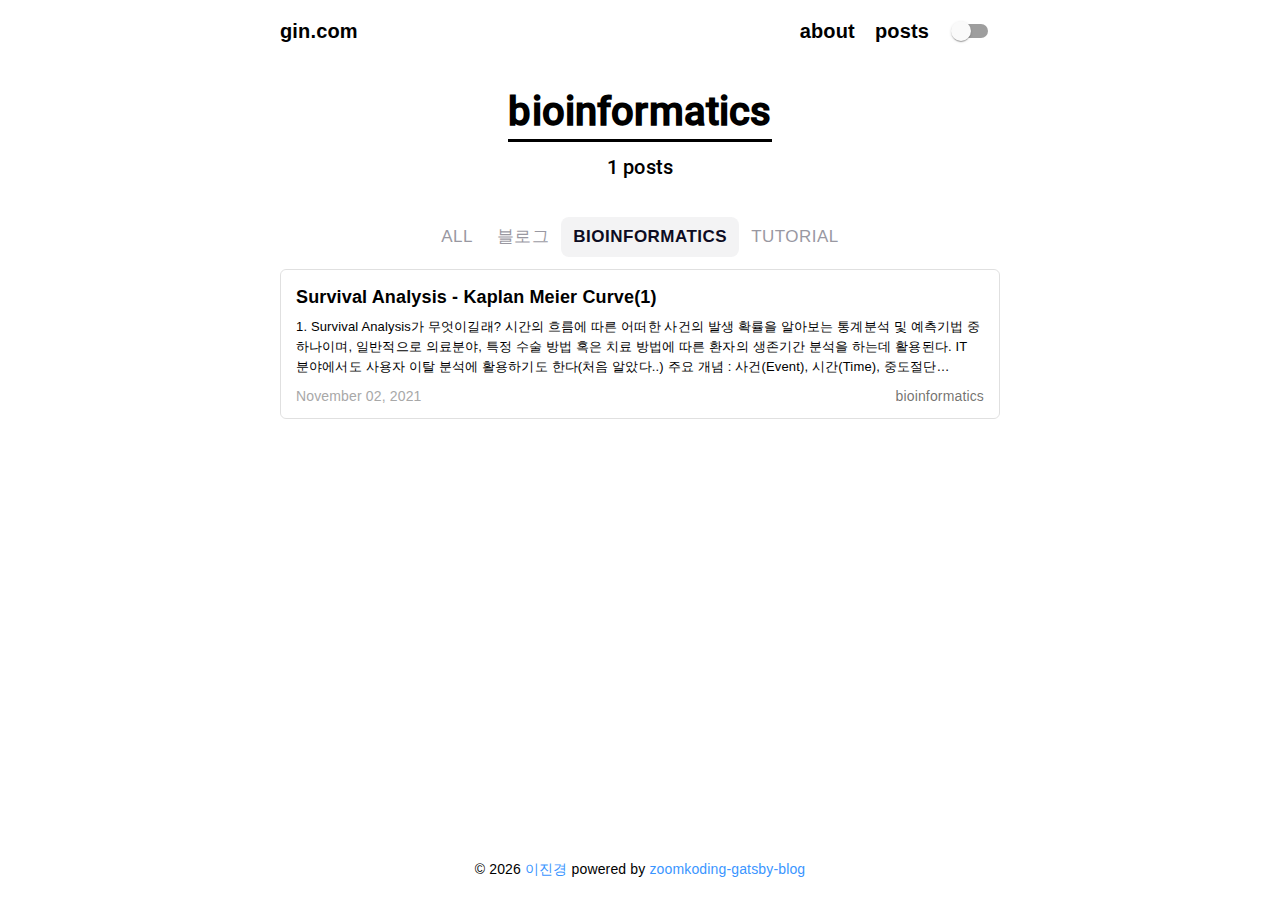
<file: posts/bioinformatics/index.html>
<!DOCTYPE html><html lang="en"><head><meta charSet="utf-8"/><meta http-equiv="x-ua-compatible" content="ie=edge"/><meta name="viewport" content="width=device-width, initial-scale=1, shrink-to-fit=no"/><style data-href="/styles.cb775544401a1f8661d7.css" id="gatsby-global-css">@font-face{font-display:swap;font-family:Montserrat;font-style:normal;font-weight:400;src:url(/static/montserrat-cyrillic-ext-400-normal-a13ef88d6cc2bace52bc1684ecb8823d.woff2) format("woff2"),url(/static/montserrat-all-400-normal-7bf99c007acd1baa1f21903b6fda4d65.woff) format("woff");unicode-range:U+0460-052f,U+1c80-1c88,U+20b4,U+2de0-2dff,U+a640-a69f,U+fe2e-fe2f}@font-face{font-display:swap;font-family:Montserrat;font-style:normal;font-weight:400;src:url(/static/montserrat-cyrillic-400-normal-298b48e6dfdf7ec4ef8907ff8a7182b1.woff2) format("woff2"),url(/static/montserrat-all-400-normal-7bf99c007acd1baa1f21903b6fda4d65.woff) format("woff");unicode-range:U+0400-045f,U+0490-0491,U+04b0-04b1,U+2116}@font-face{font-display:swap;font-family:Montserrat;font-style:normal;font-weight:400;src:url([data-uri]) format("woff2"),url(/static/montserrat-all-400-normal-7bf99c007acd1baa1f21903b6fda4d65.woff) format("woff");unicode-range:U+0102-0103,U+0110-0111,U+0128-0129,U+0168-0169,U+01a0-01a1,U+01af-01b0,U+1ea0-1ef9,U+20ab}@font-face{font-display:swap;font-family:Montserrat;font-style:normal;font-weight:400;src:url(/static/montserrat-latin-ext-400-normal-97638b9a50d86ae960e84043314bf07a.woff2) format("woff2"),url(/static/montserrat-all-400-normal-7bf99c007acd1baa1f21903b6fda4d65.woff) format("woff");unicode-range:U+0100-024f,U+0259,U+1e??,U+2020,U+20a0-20ab,U+20ad-20cf,U+2113,U+2c60-2c7f,U+a720-a7ff}@font-face{font-display:swap;font-family:Montserrat;font-style:normal;font-weight:400;src:url(/static/montserrat-latin-400-normal-bc3aa95dca08f5fee5291e34959c27bc.woff2) format("woff2"),url(/static/montserrat-all-400-normal-7bf99c007acd1baa1f21903b6fda4d65.woff) format("woff");unicode-range:U+00??,U+0131,U+0152-0153,U+02bb-02bc,U+02c6,U+02da,U+02dc,U+2000-206f,U+2074,U+20ac,U+2122,U+2191,U+2193,U+2212,U+2215,U+feff,U+fffd}a,abbr,acronym,address,applet,article,aside,audio,b,big,blockquote,body,canvas,caption,center,cite,code,dd,del,details,dfn,div,dl,dt,em,embed,fieldset,figcaption,figure,footer,form,h1,h2,h3,h4,h5,h6,header,hgroup,html,i,iframe,img,ins,kbd,label,legend,li,mark,menu,nav,object,ol,output,p,pre,q,ruby,s,samp,section,small,span,strike,strong,sub,summary,sup,table,tbody,td,tfoot,th,thead,time,tr,tt,u,ul,var,video{border:0;font-size:100%;font:inherit;margin:0;padding:0;vertical-align:baseline}article,aside,details,figcaption,figure,footer,header,hgroup,menu,nav,section{display:block}body{line-height:1}ol,ul{list-style:none}blockquote,q{quotes:none}blockquote:after,blockquote:before,q:after,q:before{content:"";content:none}table{border-collapse:collapse;border-spacing:0}a{outline:none;text-decoration:none}body{--background-color:#fff;--primary-text-color:#000;--secondary-text-color:#9e9e9e;--content-text-color:#37352f;--button-background-color:#f3f3f4;--button-text-color:#363f47;--tab-text-color:#6e6d7a;--tab-hover-text-color:#0d0c22;--tab-selected-background-color:rgba(13,12,34,0.05);--bio-link-icon-color:rgba(0,0,0,0.54);--about-link-icon-color:#a8a8a8;--chip-background-color:#f3f3f4;--link-text-color:rgb(55 53 47/70%);--post-card-border-color:rgba(0,0,0,0.12);--markdown-table-even-cell-background-color:#f6f8fa;--markdown-table-border-color:#dfe2e5;--markdown-blockquote-border-color:#dfe2e5;--markdown-border-color:#e1e4e8}body.dark{--background-color:#232326;--primary-text-color:#e6e6e6;--secondary-text-color:#768390;--content-text-color:#e6e6e6;--button-background-color:#444c56;--button-text-color:#363f47;--tab-text-color:#768390;--tab-hover-text-color:#acbac7;--tab-selected-background-color:#373e47;--chip-background-color:#323a42;--bio-link-icon-color:#e6e6e6;--about-link-icon-color:#a8a8a8;--link-text-color:#90b0ec;--post-card-border-color:#363f47;--markdown-table-even-cell-background-color:#2d333b;--markdown-table-border-color:#444c56;--markdown-blockquote-border-color:#4f5864;--markdown-border-color:#e1e4e8}*{-webkit-appearance:none;appearance:none;box-sizing:border-box}html{background:var(--background-color);font-family:-apple-system,BlinkMacSystemFont,Segoe UI,Helvetica,Arial,sans-serif,Apple Color Emoji,Segoe UI Emoji;font-size:14px;height:100%;overflow-y:scroll;width:100%}html.transition,html.transition *,html.transition :after,html.transition :before{transition:.42s cubic-bezier(.68,-.55,.27,1.55)!important;transition-delay:0!important}body{-webkit-font-smoothing:antialiased;-moz-osx-font-smoothing:grayscale;background-color:var(--background-color);color:var(--primary-text-color);height:100%;margin:0;width:100%;word-break:keep-all}ul{-webkit-margin-before:0;-webkit-margin-after:0;-webkit-margin-start:0;-webkit-margin-end:0;-webkit-padding-start:0;margin-block-end:0;margin-block-start:0;margin-inline-end:0;margin-inline-start:0;padding-inline-start:0}a{color:var(--link-text-color)}.markdown .octicon{fill:currentColor;display:inline-block;vertical-align:text-bottom}.markdown .anchor{float:left;line-height:1;margin-left:-20px;padding-right:4px}.markdown .anchor:focus{outline:none}.markdown h1 .octicon-link,.markdown h2 .octicon-link,.markdown h3 .octicon-link,.markdown h4 .octicon-link,.markdown h5 .octicon-link,.markdown h6 .octicon-link{color:#1b1f23;vertical-align:middle;visibility:hidden}.markdown h1:hover .anchor,.markdown h2:hover .anchor,.markdown h3:hover .anchor,.markdown h4:hover .anchor,.markdown h5:hover .anchor,.markdown h6:hover .anchor{text-decoration:none}.markdown h1:hover .anchor .octicon-link,.markdown h2:hover .anchor .octicon-link,.markdown h3:hover .anchor .octicon-link,.markdown h4:hover .anchor .octicon-link,.markdown h5:hover .anchor .octicon-link,.markdown h6:hover .anchor .octicon-link{visibility:visible}.markdown h1:hover .anchor .octicon-link:before,.markdown h2:hover .anchor .octicon-link:before,.markdown h3:hover .anchor .octicon-link:before,.markdown h4:hover .anchor .octicon-link:before,.markdown h5:hover .anchor .octicon-link:before,.markdown h6:hover .anchor .octicon-link:before{background-image:url("data:image/svg+xml;charset=utf-8,%3Csvg xmlns='http://www.w3.org/2000/svg' width='16' height='16' aria-hidden='true'%3E%3Cpath fill-rule='evenodd' d='M4 9h1v1H4c-1.5 0-3-1.69-3-3.5S2.55 3 4 3h4c1.45 0 3 1.69 3 3.5 0 1.41-.91 2.72-2 3.25V8.59c.58-.45 1-1.27 1-2.09C10 5.22 8.98 4 8 4H4c-.98 0-2 1.22-2 2.5S3 9 4 9zm9-3h-1v1h1c1 0 2 1.22 2 2.5S13.98 12 13 12H9c-.98 0-2-1.22-2-2.5 0-.83.42-1.64 1-2.09V6.25c-1.09.53-2 1.84-2 3.25C6 11.31 7.55 13 9 13h4c1.45 0 3-1.69 3-3.5S14.5 6 13 6z'/%3E%3C/svg%3E");content:" ";display:inline-block;height:16px;width:16px}.markdown{-ms-text-size-adjust:100%;-webkit-text-size-adjust:100%;word-wrap:break-word;color:var(--content-text-color);font-family:-apple-system,BlinkMacSystemFont,Segoe UI,Helvetica,Arial,sans-serif,Apple Color Emoji,Segoe UI Emoji;font-size:16px;font-weight:500;line-height:1.5}.markdown details{display:block}.markdown summary{display:list-item}.markdown a{background-color:initial}.markdown a:active,.markdown a:hover{outline-width:0}.markdown strong{font-weight:inherit;font-weight:bolder}.markdown h1{margin:.67em 0}.markdown img{border-style:none}.markdown code,.markdown kbd,.markdown pre{font-family:monospace,monospace;font-size:1em}.markdown hr{box-sizing:initial;overflow:visible}.markdown input{font:inherit;margin:0;overflow:visible}.markdown [type=checkbox]{box-sizing:border-box;padding:0}.markdown *{box-sizing:border-box}.markdown input{font-family:inherit;font-size:inherit;line-height:inherit}.markdown a{border-bottom:.05em solid;border-bottom-color:var(--link-text-color);border-left-color:var(--link-text-color);border-right-color:var(--link-text-color);border-top-color:var(--link-text-color);color:var(--link-text-color);text-decoration:none}.markdown a.anchor{border-bottom:none}.markdown strong{font-weight:700}.markdown hr{background:transparent;border-bottom:1px solid var(--markdown-blockquote-border-color);height:0;margin:15px 0;overflow:hidden}.markdown hr:after,.markdown hr:before{content:"";display:table}.markdown hr:after{clear:both}.markdown table{border-collapse:collapse;border-spacing:0}.markdown td,.markdown th{padding:0}.markdown details summary{cursor:pointer}.markdown h1,.markdown h2,.markdown h3,.markdown h4,.markdown h5,.markdown h6{margin-bottom:0;margin-top:0}.markdown h1{font-size:32px}.markdown h1,.markdown h2{font-weight:600}.markdown h2{font-size:24px}.markdown h3{font-size:20px}.markdown h3,.markdown h4{font-weight:600}.markdown h4{font-size:16px}.markdown h5{font-size:14px}.markdown h5,.markdown h6{font-weight:600}.markdown h6{font-size:12px}.markdown p{margin-bottom:10px;margin-top:0}.markdown blockquote{margin:0}.markdown ol,.markdown ul{margin-bottom:0;margin-top:0;padding-left:0}.markdown ol ol,.markdown ul ol{list-style-type:lower-roman}.markdown ol ol ol,.markdown ol ul ol,.markdown ul ol ol,.markdown ul ul ol{list-style-type:lower-alpha}.markdown dd{margin-left:0}.markdown code,.markdown pre{font-family:SFMono-Regular,Consolas,Liberation Mono,Menlo,monospace;font-size:12px}.markdown code.language-text{border-radius:3px;font-size:85%;padding:.2em .4em}.markdown :not(pre)>code.language-text{background:rgba(135,131,120,.15);color:#eb5757;overflow-wrap:break-word}.markdown pre{margin-bottom:0;margin-top:0}.markdown input::-webkit-inner-spin-button,.markdown input::-webkit-outer-spin-button{-webkit-appearance:none;appearance:none;margin:0}.markdown :checked+.radio-label{border-color:#0366d6;position:relative;z-index:1}.markdown .border{border:1px solid var(--markdown-border-color)!important}.markdown .border-0{border:0!important}.markdown .border-bottom{border-bottom:1px solid var(--markdown-border-color)!important}.markdown .rounded-1{border-radius:3px!important}.markdown .bg-white{background-color:transparent!important}.markdown .bg-gray-light{background-color:#fafbfc!important}.markdown .text-gray-light{color:#6a737d!important}.markdown .pl-3,.markdown .px-3{padding-left:16px!important}.markdown .px-3{padding-right:16px!important}.markdown .f6{font-size:12px!important}.markdown .lh-condensed{line-height:1.25!important}.markdown .text-bold{font-weight:600!important}.markdown .pl-c{color:#6a737d}.markdown .pl-c1,.markdown .pl-s .pl-v{color:#005cc5}.markdown .pl-e,.markdown .pl-en{color:#6f42c1}.markdown .pl-s .pl-s1,.markdown .pl-smi{color:#24292e}.markdown .pl-ent{color:#22863a}.markdown .pl-k{color:#d73a49}.markdown .pl-pds,.markdown .pl-s,.markdown .pl-s .pl-pse .pl-s1,.markdown .pl-sr,.markdown .pl-sr .pl-cce,.markdown .pl-sr .pl-sra,.markdown .pl-sr .pl-sre{color:#032f62}.markdown .pl-smw,.markdown .pl-v{color:#e36209}.markdown .pl-bu{color:#b31d28}.markdown .pl-ii{background-color:#b31d28;color:#fafbfc}.markdown .pl-c2{background-color:#d73a49;color:#fafbfc}.markdown .pl-c2:before{content:"^M"}.markdown .pl-sr .pl-cce{color:#22863a;font-weight:700}.markdown .pl-ml{color:#735c0f}.markdown .pl-mh,.markdown .pl-mh .pl-en,.markdown .pl-ms{color:#005cc5;font-weight:700}.markdown .pl-mi{color:#24292e;font-style:italic}.markdown .pl-mb{color:#24292e;font-weight:700}.markdown .pl-md{background-color:#ffeef0;color:#b31d28}.markdown .pl-mi1{background-color:#f0fff4;color:#22863a}.markdown .pl-mc{background-color:#ffebda;color:#e36209}.markdown .pl-mi2{background-color:#005cc5;color:#f6f8fa}.markdown .pl-mdr{color:#6f42c1;font-weight:700}.markdown .pl-ba{color:#586069}.markdown .pl-sg{color:#959da5}.markdown .pl-corl{color:#032f62;text-decoration:underline}.markdown .mb-0{margin-bottom:0!important}.markdown .my-2{margin-bottom:8px!important;margin-top:8px!important}.markdown .pl-0{padding-left:0!important}.markdown .py-0{padding-bottom:0!important;padding-top:0!important}.markdown .pl-1{padding-left:4px!important}.markdown .pl-2{padding-left:8px!important}.markdown .py-2{padding-bottom:8px!important;padding-top:8px!important}.markdown .pl-3{padding-left:16px!important}.markdown .pl-4{padding-left:24px!important}.markdown .pl-5{padding-left:32px!important}.markdown .pl-6{padding-left:40px!important}.markdown .pl-7{padding-left:48px!important}.markdown .pl-8{padding-left:64px!important}.markdown .pl-9{padding-left:80px!important}.markdown .pl-10{padding-left:96px!important}.markdown .pl-11{padding-left:112px!important}.markdown .pl-12{padding-left:128px!important}.markdown hr{border-bottom-color:#eee}.markdown kbd{background-color:#fafbfc;border:1px solid #d1d5da;border-radius:3px;box-shadow:inset 0 -1px 0 #d1d5da;color:#444d56;display:inline-block;font:11px SFMono-Regular,Consolas,Liberation Mono,Menlo,monospace;line-height:10px;padding:3px 5px;vertical-align:middle}.markdown:after,.markdown:before{content:"";display:table}.markdown:after{clear:both}.markdown>:first-child{margin-top:0!important}.markdown>:last-child{margin-bottom:0!important}.markdown a:not([href]){color:inherit;text-decoration:none}.markdown blockquote,.markdown details,.markdown dl,.markdown ol,.markdown p,.markdown pre,.markdown table,.markdown ul{margin-bottom:16px;margin-top:0}.markdown hr{background-color:var(--markdown-border-color);border:0;height:.25em;margin:24px 0;padding:0}.markdown blockquote{border-left:.25em solid var(--markdown-blockquote-border-color);color:#6a737d;padding:0 1em}.markdown blockquote>:first-child{margin-top:0}.markdown blockquote>:last-child{margin-bottom:0}.markdown h1,.markdown h2,.markdown h3,.markdown h4,.markdown h5,.markdown h6{font-weight:600;line-height:1.25;margin-bottom:16px;margin-top:24px}.markdown h1{font-size:2em}.markdown h2{font-size:1.5em}.markdown h3{font-size:1.25em}.markdown h4{font-size:1em}.markdown h5{font-size:.875em}.markdown h6{color:#6a737d;font-size:.85em}.markdown ol,.markdown ul{padding-left:2em}.markdown ol ol,.markdown ol ul,.markdown ul ol,.markdown ul ul{margin-bottom:0;margin-top:0}.markdown ol{list-style-type:decimal}.markdown ul{list-style-type:disc}.markdown li{word-wrap:break-all;display:list-item;text-align:-webkit-match-parent}.markdown li>p{margin-top:16px}.markdown li+li{margin-top:.25em}.markdown dl{padding:0}.markdown dl dt{font-size:1em;font-style:italic;font-weight:600;margin-top:16px;padding:0}.markdown dl dd{margin-bottom:16px;padding:0 16px}.markdown table{display:block;overflow:auto;width:100%}.markdown table th{font-weight:600}.markdown table td,.markdown table th{border:1px solid var(--markdown-table-border-color);padding:6px 13px}.markdown table tr{border-top:1px solid var(--markdown-table-border-color)}.markdown table tr:nth-child(2n){background-color:var(--markdown-table-even-cell-background-color)}.markdown img{background-color:transparent;box-sizing:initial;display:block;margin:0 auto;max-width:100%}.markdown img[align=right]{padding-left:20px}.markdown img[align=left]{padding-right:20px}.markdown code{background-color:rgba(27,31,35,.05);border-radius:3px;font-size:85%;margin:0;padding:.2em .4em}.markdown pre{word-wrap:normal}.markdown pre>code{background:transparent;border:0;font-size:100%;margin:0;padding:0;white-space:pre;word-break:normal}.markdown .highlight{margin-bottom:16px}.markdown .highlight pre{margin-bottom:0;word-break:normal}.markdown .highlight pre,.markdown pre{background-color:#f6f8fa;border-radius:3px;font-size:85%;line-height:1.45;overflow:auto;padding:16px}.markdown pre code{word-wrap:normal;background-color:initial;border:0;display:inline;line-height:inherit;margin:0;max-width:auto;overflow:visible;padding:0}.markdown .commit-tease-sha{color:#444d56;display:inline-block;font-family:SFMono-Regular,Consolas,Liberation Mono,Menlo,monospace;font-size:90%}.markdown .full-commit .btn-outline:not(:disabled):hover{border-color:#005cc5;color:#005cc5}.markdown .blob-wrapper{overflow-x:auto;overflow-y:hidden}.markdown .blob-wrapper-embedded{max-height:240px;overflow-y:auto}.markdown .blob-num{color:rgba(27,31,35,.3);cursor:pointer;font-family:SFMono-Regular,Consolas,Liberation Mono,Menlo,monospace;font-size:12px;line-height:20px;min-width:50px;padding-left:10px;padding-right:10px;text-align:right;-webkit-user-select:none;-ms-user-select:none;user-select:none;vertical-align:top;white-space:nowrap;width:1%}.markdown .blob-num:hover{color:rgba(27,31,35,.6)}.markdown .blob-num:before{content:attr(data-line-number)}.markdown .blob-code{line-height:20px;padding-left:10px;padding-right:10px;position:relative;vertical-align:top}.markdown .blob-code-inner{word-wrap:normal;color:#24292e;font-family:SFMono-Regular,Consolas,Liberation Mono,Menlo,monospace;font-size:12px;overflow:visible;white-space:pre}.markdown .pl-token.active,.markdown .pl-token:hover{background:#ffea7f;cursor:pointer}.markdown .tab-size[data-tab-size="1"]{-moz-tab-size:1;-o-tab-size:1;tab-size:1}.markdown .tab-size[data-tab-size="2"]{-moz-tab-size:2;-o-tab-size:2;tab-size:2}.markdown .tab-size[data-tab-size="3"]{-moz-tab-size:3;-o-tab-size:3;tab-size:3}.markdown .tab-size[data-tab-size="4"]{-moz-tab-size:4;-o-tab-size:4;tab-size:4}.markdown .tab-size[data-tab-size="5"]{-moz-tab-size:5;-o-tab-size:5;tab-size:5}.markdown .tab-size[data-tab-size="6"]{-moz-tab-size:6;-o-tab-size:6;tab-size:6}.markdown .tab-size[data-tab-size="7"]{-moz-tab-size:7;-o-tab-size:7;tab-size:7}.markdown .tab-size[data-tab-size="8"]{-moz-tab-size:8;-o-tab-size:8;tab-size:8}.markdown .tab-size[data-tab-size="9"]{-moz-tab-size:9;-o-tab-size:9;tab-size:9}.markdown .tab-size[data-tab-size="10"]{-moz-tab-size:10;-o-tab-size:10;tab-size:10}.markdown .tab-size[data-tab-size="11"]{-moz-tab-size:11;-o-tab-size:11;tab-size:11}.markdown .tab-size[data-tab-size="12"]{-moz-tab-size:12;-o-tab-size:12;tab-size:12}.markdown .task-list-item{list-style-type:none}.markdown .task-list-item+.task-list-item{margin-top:3px}.markdown .task-list-item input{margin:0 .2em .25em -1.6em;vertical-align:middle}.markdown .table-of-contents{align-items:flex-start;display:flex;flex-direction:column;justify-content:center;position:fixed;right:0;top:75px;width:340px}@media(max-width:1300px){.markdown .table-of-contents{display:none}}.markdown .table-of-contents ul{cursor:pointer;list-style-type:none}.markdown .table-of-contents ul li a{border-bottom:none;color:var(--secondary-text-color);font-size:14px;height:30px;padding:6px 2px;width:100%}.markdown .table-of-contents ul p{margin:0}.markdown .gatsby-resp-image-wrapper{display:flex!important;justify-content:center!important;max-height:560px!important;width:100%!important}.markdown .gatsby-resp-image-wrapper img{height:auto!important;max-height:560px!important;max-width:100%!important;position:relative!important;width:auto!important}code[class*=language-],pre[class*=language-]{word-wrap:normal;background:none;color:#ccc;font-family:Consolas,Monaco,Andale Mono,Ubuntu Mono,monospace;font-size:1em;-webkit-hyphens:none;-ms-hyphens:none;hyphens:none;line-height:1.5;-moz-tab-size:4;-o-tab-size:4;tab-size:4;text-align:left;white-space:pre;word-break:normal;word-spacing:normal}pre[class*=language-]{margin:.5em 0;overflow:auto;padding:1em}:not(pre)>code[class*=language-],pre[class*=language-]{background:#2d2d2d}:not(pre)>code[class*=language-]{border-radius:.3em;padding:.1em;white-space:normal}.token.block-comment,.token.cdata,.token.comment,.token.doctype,.token.prolog{color:#999}.token.punctuation{color:#ccc}.token.attr-name,.token.deleted,.token.namespace,.token.tag{color:#e2777a}.token.function-name{color:#6196cc}.token.boolean,.token.function,.token.number{color:#f08d49}.token.class-name,.token.constant,.token.property,.token.symbol{color:#f8c555}.token.atrule,.token.builtin,.token.important,.token.keyword,.token.selector{color:#cc99cd}.token.attr-value,.token.char,.token.regex,.token.string,.token.variable{color:#7ec699}.token.entity,.token.operator,.token.url{color:#67cdcc}.token.bold,.token.important{font-weight:700}.token.italic{font-style:italic}.token.entity{cursor:help}.token.inserted{color:green}.mjx-chtml{word-wrap:normal;border:0;direction:ltr;display:inline-block;float:none;font-size:100%;font-size-adjust:none;font-style:normal;font-weight:400;letter-spacing:normal;line-height:0;margin:0;max-height:none;max-width:none;min-height:0;min-width:0;padding:1px 0;text-align:left;text-indent:0;text-transform:none;white-space:nowrap;word-spacing:normal}.MJXc-display{display:block;margin:1em 0;padding:0;text-align:center}.mjx-chtml[tabindex]:focus,body :focus .mjx-chtml[tabindex]{display:inline-table}.mjx-full-width{display:table-cell!important;text-align:center;width:10000em}.mjx-math{border-collapse:separate;border-spacing:0;display:inline-block}.mjx-math *{box-sizing:content-box!important;display:inline-block;text-align:left}.mjx-denominator,.mjx-numerator{display:block;text-align:center}.MJXc-stacked{height:0;position:relative}.MJXc-stacked>*{position:absolute}.mjx-stack,.MJXc-bevelled>*{display:inline-block}.mjx-op{display:block}.mjx-under{display:table-cell}.mjx-over{display:block}.mjx-over>*,.mjx-under>*{padding-left:0!important;padding-right:0!important}.mjx-prestack>.mjx-presub,.mjx-prestack>.mjx-presup,.mjx-stack>.mjx-sub,.mjx-stack>.mjx-sup{display:block}.mjx-delim-h>.mjx-char{display:inline-block}.mjx-surd{vertical-align:top}.mjx-surd+.mjx-box{display:inline-flex}.mjx-mphantom *{visibility:hidden}.mjx-merror{background-color:#ff8;border:1px solid #c00;color:#c00;font-size:90%;font-style:normal;padding:2px 3px}.mjx-annotation-xml{line-height:normal}.mjx-menclose>svg{fill:none;stroke:currentColor;overflow:visible}.mjx-mlabeledtr,.mjx-mtr{display:table-row}.mjx-mtd{display:table-cell;text-align:center}.mjx-label{display:table-row}.mjx-box{display:inline-block}.mjx-block{display:block}.mjx-span{display:inline}.mjx-char{display:block;white-space:pre}.mjx-itable{display:inline-table;width:auto}.mjx-row{display:table-row}.mjx-cell{display:table-cell}.mjx-table{display:table;width:100%}.mjx-line{display:block;height:0}.mjx-strut{padding-top:1em;width:0}.mjx-vsize{width:0}.MJXc-space1{margin-left:.167em}.MJXc-space2{margin-left:.222em}.MJXc-space3{margin-left:.278em}.mjx-test.mjx-test-display{display:table!important}.mjx-test.mjx-test-inline{display:inline!important;margin-right:-1px}.mjx-test.mjx-test-default{clear:both;display:block!important}.mjx-ex-box{border:0;display:inline-block!important;height:60ex;margin:0;max-height:none;min-height:0;overflow:hidden;padding:0;position:absolute;width:1px}.mjx-test-inline .mjx-left-box{display:inline-block;float:left;width:0}.mjx-test-inline .mjx-right-box{display:inline-block;float:right;width:0}.mjx-test-display .mjx-right-box{border:0;display:table-cell!important;margin:0;max-width:none;min-width:0;padding:0;width:10000em!important}.MJXc-TeX-unknown-R{font-family:monospace;font-style:normal;font-weight:400}.MJXc-TeX-unknown-I{font-family:monospace;font-style:italic;font-weight:400}.MJXc-TeX-unknown-B{font-family:monospace;font-style:normal;font-weight:700}.MJXc-TeX-unknown-BI{font-family:monospace;font-style:italic;font-weight:700}.MJXc-TeX-ams-R{font-family:MJXc-TeX-ams-R,MJXc-TeX-ams-Rw}.MJXc-TeX-cal-B{font-family:MJXc-TeX-cal-B,MJXc-TeX-cal-Bx,MJXc-TeX-cal-Bw}.MJXc-TeX-frak-R{font-family:MJXc-TeX-frak-R,MJXc-TeX-frak-Rw}.MJXc-TeX-frak-B{font-family:MJXc-TeX-frak-B,MJXc-TeX-frak-Bx,MJXc-TeX-frak-Bw}.MJXc-TeX-math-BI{font-family:MJXc-TeX-math-BI,MJXc-TeX-math-BIx,MJXc-TeX-math-BIw}.MJXc-TeX-sans-R{font-family:MJXc-TeX-sans-R,MJXc-TeX-sans-Rw}.MJXc-TeX-sans-B{font-family:MJXc-TeX-sans-B,MJXc-TeX-sans-Bx,MJXc-TeX-sans-Bw}.MJXc-TeX-sans-I{font-family:MJXc-TeX-sans-I,MJXc-TeX-sans-Ix,MJXc-TeX-sans-Iw}.MJXc-TeX-script-R{font-family:MJXc-TeX-script-R,MJXc-TeX-script-Rw}.MJXc-TeX-type-R{font-family:MJXc-TeX-type-R,MJXc-TeX-type-Rw}.MJXc-TeX-cal-R{font-family:MJXc-TeX-cal-R,MJXc-TeX-cal-Rw}.MJXc-TeX-main-B{font-family:MJXc-TeX-main-B,MJXc-TeX-main-Bx,MJXc-TeX-main-Bw}.MJXc-TeX-main-I{font-family:MJXc-TeX-main-I,MJXc-TeX-main-Ix,MJXc-TeX-main-Iw}.MJXc-TeX-main-R{font-family:MJXc-TeX-main-R,MJXc-TeX-main-Rw}.MJXc-TeX-math-I{font-family:MJXc-TeX-math-I,MJXc-TeX-math-Ix,MJXc-TeX-math-Iw}.MJXc-TeX-size1-R{font-family:MJXc-TeX-size1-R,MJXc-TeX-size1-Rw}.MJXc-TeX-size2-R{font-family:MJXc-TeX-size2-R,MJXc-TeX-size2-Rw}.MJXc-TeX-size3-R{font-family:MJXc-TeX-size3-R,MJXc-TeX-size3-Rw}.MJXc-TeX-size4-R{font-family:MJXc-TeX-size4-R,MJXc-TeX-size4-Rw}.MJXc-TeX-vec-R{font-family:MJXc-TeX-vec-R,MJXc-TeX-vec-Rw}.MJXc-TeX-vec-B{font-family:MJXc-TeX-vec-B,MJXc-TeX-vec-Bx,MJXc-TeX-vec-Bw}@font-face{font-family:MJXc-TeX-ams-R;src:local("MathJax_AMS"),local("MathJax_AMS-Regular")}@font-face{font-family:MJXc-TeX-ams-Rw;src:url(https://cdn.jsdelivr.net/npm/mathjax@2.7.8/fonts/HTML-CSS/TeX/eot/MathJax_AMS-Regular.eot);src:url(https://cdn.jsdelivr.net/npm/mathjax@2.7.8/fonts/HTML-CSS/TeX/woff/MathJax_AMS-Regular.woff) format("woff"),url(https://cdn.jsdelivr.net/npm/mathjax@2.7.8/fonts/HTML-CSS/TeX/otf/MathJax_AMS-Regular.otf) format("opentype")}@font-face{font-family:MJXc-TeX-cal-B;src:local("MathJax_Caligraphic Bold"),local("MathJax_Caligraphic-Bold")}@font-face{font-family:MJXc-TeX-cal-Bx;font-weight:700;src:local("MathJax_Caligraphic")}@font-face{font-family:MJXc-TeX-cal-Bw;src:url(https://cdn.jsdelivr.net/npm/mathjax@2.7.8/fonts/HTML-CSS/TeX/eot/MathJax_Caligraphic-Bold.eot);src:url(https://cdn.jsdelivr.net/npm/mathjax@2.7.8/fonts/HTML-CSS/TeX/woff/MathJax_Caligraphic-Bold.woff) format("woff"),url(https://cdn.jsdelivr.net/npm/mathjax@2.7.8/fonts/HTML-CSS/TeX/otf/MathJax_Caligraphic-Bold.otf) format("opentype")}@font-face{font-family:MJXc-TeX-frak-R;src:local("MathJax_Fraktur"),local("MathJax_Fraktur-Regular")}@font-face{font-family:MJXc-TeX-frak-Rw;src:url(https://cdn.jsdelivr.net/npm/mathjax@2.7.8/fonts/HTML-CSS/TeX/eot/MathJax_Fraktur-Regular.eot);src:url(https://cdn.jsdelivr.net/npm/mathjax@2.7.8/fonts/HTML-CSS/TeX/woff/MathJax_Fraktur-Regular.woff) format("woff"),url(https://cdn.jsdelivr.net/npm/mathjax@2.7.8/fonts/HTML-CSS/TeX/otf/MathJax_Fraktur-Regular.otf) format("opentype")}@font-face{font-family:MJXc-TeX-frak-B;src:local("MathJax_Fraktur Bold"),local("MathJax_Fraktur-Bold")}@font-face{font-family:MJXc-TeX-frak-Bx;font-weight:700;src:local("MathJax_Fraktur")}@font-face{font-family:MJXc-TeX-frak-Bw;src:url(https://cdn.jsdelivr.net/npm/mathjax@2.7.8/fonts/HTML-CSS/TeX/eot/MathJax_Fraktur-Bold.eot);src:url(https://cdn.jsdelivr.net/npm/mathjax@2.7.8/fonts/HTML-CSS/TeX/woff/MathJax_Fraktur-Bold.woff) format("woff"),url(https://cdn.jsdelivr.net/npm/mathjax@2.7.8/fonts/HTML-CSS/TeX/otf/MathJax_Fraktur-Bold.otf) format("opentype")}@font-face{font-family:MJXc-TeX-math-BI;src:local("MathJax_Math BoldItalic"),local("MathJax_Math-BoldItalic")}@font-face{font-family:MJXc-TeX-math-BIx;font-style:italic;font-weight:700;src:local("MathJax_Math")}@font-face{font-family:MJXc-TeX-math-BIw;src:url(https://cdn.jsdelivr.net/npm/mathjax@2.7.8/fonts/HTML-CSS/TeX/eot/MathJax_Math-BoldItalic.eot);src:url(https://cdn.jsdelivr.net/npm/mathjax@2.7.8/fonts/HTML-CSS/TeX/woff/MathJax_Math-BoldItalic.woff) format("woff"),url(https://cdn.jsdelivr.net/npm/mathjax@2.7.8/fonts/HTML-CSS/TeX/otf/MathJax_Math-BoldItalic.otf) format("opentype")}@font-face{font-family:MJXc-TeX-sans-R;src:local("MathJax_SansSerif"),local("MathJax_SansSerif-Regular")}@font-face{font-family:MJXc-TeX-sans-Rw;src:url(https://cdn.jsdelivr.net/npm/mathjax@2.7.8/fonts/HTML-CSS/TeX/eot/MathJax_SansSerif-Regular.eot);src:url(https://cdn.jsdelivr.net/npm/mathjax@2.7.8/fonts/HTML-CSS/TeX/woff/MathJax_SansSerif-Regular.woff) format("woff"),url(https://cdn.jsdelivr.net/npm/mathjax@2.7.8/fonts/HTML-CSS/TeX/otf/MathJax_SansSerif-Regular.otf) format("opentype")}@font-face{font-family:MJXc-TeX-sans-B;src:local("MathJax_SansSerif Bold"),local("MathJax_SansSerif-Bold")}@font-face{font-family:MJXc-TeX-sans-Bx;font-weight:700;src:local("MathJax_SansSerif")}@font-face{font-family:MJXc-TeX-sans-Bw;src:url(https://cdn.jsdelivr.net/npm/mathjax@2.7.8/fonts/HTML-CSS/TeX/eot/MathJax_SansSerif-Bold.eot);src:url(https://cdn.jsdelivr.net/npm/mathjax@2.7.8/fonts/HTML-CSS/TeX/woff/MathJax_SansSerif-Bold.woff) format("woff"),url(https://cdn.jsdelivr.net/npm/mathjax@2.7.8/fonts/HTML-CSS/TeX/otf/MathJax_SansSerif-Bold.otf) format("opentype")}@font-face{font-family:MJXc-TeX-sans-I;src:local("MathJax_SansSerif Italic"),local("MathJax_SansSerif-Italic")}@font-face{font-family:MJXc-TeX-sans-Ix;font-style:italic;src:local("MathJax_SansSerif")}@font-face{font-family:MJXc-TeX-sans-Iw;src:url(https://cdn.jsdelivr.net/npm/mathjax@2.7.8/fonts/HTML-CSS/TeX/eot/MathJax_SansSerif-Italic.eot);src:url(https://cdn.jsdelivr.net/npm/mathjax@2.7.8/fonts/HTML-CSS/TeX/woff/MathJax_SansSerif-Italic.woff) format("woff"),url(https://cdn.jsdelivr.net/npm/mathjax@2.7.8/fonts/HTML-CSS/TeX/otf/MathJax_SansSerif-Italic.otf) format("opentype")}@font-face{font-family:MJXc-TeX-script-R;src:local("MathJax_Script"),local("MathJax_Script-Regular")}@font-face{font-family:MJXc-TeX-script-Rw;src:url(https://cdn.jsdelivr.net/npm/mathjax@2.7.8/fonts/HTML-CSS/TeX/eot/MathJax_Script-Regular.eot);src:url(https://cdn.jsdelivr.net/npm/mathjax@2.7.8/fonts/HTML-CSS/TeX/woff/MathJax_Script-Regular.woff) format("woff"),url(https://cdn.jsdelivr.net/npm/mathjax@2.7.8/fonts/HTML-CSS/TeX/otf/MathJax_Script-Regular.otf) format("opentype")}@font-face{font-family:MJXc-TeX-type-R;src:local("MathJax_Typewriter"),local("MathJax_Typewriter-Regular")}@font-face{font-family:MJXc-TeX-type-Rw;src:url(https://cdn.jsdelivr.net/npm/mathjax@2.7.8/fonts/HTML-CSS/TeX/eot/MathJax_Typewriter-Regular.eot);src:url(https://cdn.jsdelivr.net/npm/mathjax@2.7.8/fonts/HTML-CSS/TeX/woff/MathJax_Typewriter-Regular.woff) format("woff"),url(https://cdn.jsdelivr.net/npm/mathjax@2.7.8/fonts/HTML-CSS/TeX/otf/MathJax_Typewriter-Regular.otf) format("opentype")}@font-face{font-family:MJXc-TeX-cal-R;src:local("MathJax_Caligraphic"),local("MathJax_Caligraphic-Regular")}@font-face{font-family:MJXc-TeX-cal-Rw;src:url(https://cdn.jsdelivr.net/npm/mathjax@2.7.8/fonts/HTML-CSS/TeX/eot/MathJax_Caligraphic-Regular.eot);src:url(https://cdn.jsdelivr.net/npm/mathjax@2.7.8/fonts/HTML-CSS/TeX/woff/MathJax_Caligraphic-Regular.woff) format("woff"),url(https://cdn.jsdelivr.net/npm/mathjax@2.7.8/fonts/HTML-CSS/TeX/otf/MathJax_Caligraphic-Regular.otf) format("opentype")}@font-face{font-family:MJXc-TeX-main-B;src:local("MathJax_Main Bold"),local("MathJax_Main-Bold")}@font-face{font-family:MJXc-TeX-main-Bx;font-weight:700;src:local("MathJax_Main")}@font-face{font-family:MJXc-TeX-main-Bw;src:url(https://cdn.jsdelivr.net/npm/mathjax@2.7.8/fonts/HTML-CSS/TeX/eot/MathJax_Main-Bold.eot);src:url(https://cdn.jsdelivr.net/npm/mathjax@2.7.8/fonts/HTML-CSS/TeX/woff/MathJax_Main-Bold.woff) format("woff"),url(https://cdn.jsdelivr.net/npm/mathjax@2.7.8/fonts/HTML-CSS/TeX/otf/MathJax_Main-Bold.otf) format("opentype")}@font-face{font-family:MJXc-TeX-main-I;src:local("MathJax_Main Italic"),local("MathJax_Main-Italic")}@font-face{font-family:MJXc-TeX-main-Ix;font-style:italic;src:local("MathJax_Main")}@font-face{font-family:MJXc-TeX-main-Iw;src:url(https://cdn.jsdelivr.net/npm/mathjax@2.7.8/fonts/HTML-CSS/TeX/eot/MathJax_Main-Italic.eot);src:url(https://cdn.jsdelivr.net/npm/mathjax@2.7.8/fonts/HTML-CSS/TeX/woff/MathJax_Main-Italic.woff) format("woff"),url(https://cdn.jsdelivr.net/npm/mathjax@2.7.8/fonts/HTML-CSS/TeX/otf/MathJax_Main-Italic.otf) format("opentype")}@font-face{font-family:MJXc-TeX-main-R;src:local("MathJax_Main"),local("MathJax_Main-Regular")}@font-face{font-family:MJXc-TeX-main-Rw;src:url(https://cdn.jsdelivr.net/npm/mathjax@2.7.8/fonts/HTML-CSS/TeX/eot/MathJax_Main-Regular.eot);src:url(https://cdn.jsdelivr.net/npm/mathjax@2.7.8/fonts/HTML-CSS/TeX/woff/MathJax_Main-Regular.woff) format("woff"),url(https://cdn.jsdelivr.net/npm/mathjax@2.7.8/fonts/HTML-CSS/TeX/otf/MathJax_Main-Regular.otf) format("opentype")}@font-face{font-family:MJXc-TeX-math-I;src:local("MathJax_Math Italic"),local("MathJax_Math-Italic")}@font-face{font-family:MJXc-TeX-math-Ix;font-style:italic;src:local("MathJax_Math")}@font-face{font-family:MJXc-TeX-math-Iw;src:url(https://cdn.jsdelivr.net/npm/mathjax@2.7.8/fonts/HTML-CSS/TeX/eot/MathJax_Math-Italic.eot);src:url(https://cdn.jsdelivr.net/npm/mathjax@2.7.8/fonts/HTML-CSS/TeX/woff/MathJax_Math-Italic.woff) format("woff"),url(https://cdn.jsdelivr.net/npm/mathjax@2.7.8/fonts/HTML-CSS/TeX/otf/MathJax_Math-Italic.otf) format("opentype")}@font-face{font-family:MJXc-TeX-size1-R;src:local("MathJax_Size1"),local("MathJax_Size1-Regular")}@font-face{font-family:MJXc-TeX-size1-Rw;src:url(https://cdn.jsdelivr.net/npm/mathjax@2.7.8/fonts/HTML-CSS/TeX/eot/MathJax_Size1-Regular.eot);src:url(https://cdn.jsdelivr.net/npm/mathjax@2.7.8/fonts/HTML-CSS/TeX/woff/MathJax_Size1-Regular.woff) format("woff"),url(https://cdn.jsdelivr.net/npm/mathjax@2.7.8/fonts/HTML-CSS/TeX/otf/MathJax_Size1-Regular.otf) format("opentype")}@font-face{font-family:MJXc-TeX-size2-R;src:local("MathJax_Size2"),local("MathJax_Size2-Regular")}@font-face{font-family:MJXc-TeX-size2-Rw;src:url(https://cdn.jsdelivr.net/npm/mathjax@2.7.8/fonts/HTML-CSS/TeX/eot/MathJax_Size2-Regular.eot);src:url(https://cdn.jsdelivr.net/npm/mathjax@2.7.8/fonts/HTML-CSS/TeX/woff/MathJax_Size2-Regular.woff) format("woff"),url(https://cdn.jsdelivr.net/npm/mathjax@2.7.8/fonts/HTML-CSS/TeX/otf/MathJax_Size2-Regular.otf) format("opentype")}@font-face{font-family:MJXc-TeX-size3-R;src:local("MathJax_Size3"),local("MathJax_Size3-Regular")}@font-face{font-family:MJXc-TeX-size3-Rw;src:url(https://cdn.jsdelivr.net/npm/mathjax@2.7.8/fonts/HTML-CSS/TeX/eot/MathJax_Size3-Regular.eot);src:url(https://cdn.jsdelivr.net/npm/mathjax@2.7.8/fonts/HTML-CSS/TeX/woff/MathJax_Size3-Regular.woff) format("woff"),url(https://cdn.jsdelivr.net/npm/mathjax@2.7.8/fonts/HTML-CSS/TeX/otf/MathJax_Size3-Regular.otf) format("opentype")}@font-face{font-family:MJXc-TeX-size4-R;src:local("MathJax_Size4"),local("MathJax_Size4-Regular")}@font-face{font-family:MJXc-TeX-size4-Rw;src:url(https://cdn.jsdelivr.net/npm/mathjax@2.7.8/fonts/HTML-CSS/TeX/eot/MathJax_Size4-Regular.eot);src:url(https://cdn.jsdelivr.net/npm/mathjax@2.7.8/fonts/HTML-CSS/TeX/woff/MathJax_Size4-Regular.woff) format("woff"),url(https://cdn.jsdelivr.net/npm/mathjax@2.7.8/fonts/HTML-CSS/TeX/otf/MathJax_Size4-Regular.otf) format("opentype")}@font-face{font-family:MJXc-TeX-vec-R;src:local("MathJax_Vector"),local("MathJax_Vector-Regular")}@font-face{font-family:MJXc-TeX-vec-Rw;src:url(https://cdn.jsdelivr.net/npm/mathjax@2.7.8/fonts/HTML-CSS/TeX/eot/MathJax_Vector-Regular.eot);src:url(https://cdn.jsdelivr.net/npm/mathjax@2.7.8/fonts/HTML-CSS/TeX/woff/MathJax_Vector-Regular.woff) format("woff"),url(https://cdn.jsdelivr.net/npm/mathjax@2.7.8/fonts/HTML-CSS/TeX/otf/MathJax_Vector-Regular.otf) format("opentype")}@font-face{font-family:MJXc-TeX-vec-B;src:local("MathJax_Vector Bold"),local("MathJax_Vector-Bold")}@font-face{font-family:MJXc-TeX-vec-Bx;font-weight:700;src:local("MathJax_Vector")}@font-face{font-family:MJXc-TeX-vec-Bw;src:url(https://cdn.jsdelivr.net/npm/mathjax@2.7.8/fonts/HTML-CSS/TeX/eot/MathJax_Vector-Bold.eot);src:url(https://cdn.jsdelivr.net/npm/mathjax@2.7.8/fonts/HTML-CSS/TeX/woff/MathJax_Vector-Bold.woff) format("woff"),url(https://cdn.jsdelivr.net/npm/mathjax@2.7.8/fonts/HTML-CSS/TeX/otf/MathJax_Vector-Bold.otf) format("opentype")}.page-header-wrapper{display:flex;height:62px;justify-content:center;padding-left:15px;padding-right:15px;width:100%}.page-header-wrapper .page-header{align-items:center;display:flex;justify-content:space-between;max-width:720px;width:100%}.page-header-wrapper .page-header .link{color:var(--primary-text-color);font-size:17px;font-weight:700}@media(min-width:768px){.page-header-wrapper .page-header .link{font-size:20px;font-weight:700}}.page-header-wrapper .page-header .trailing-section{align-items:center;display:flex}.page-header-wrapper .page-header .trailing-section .link{margin-left:10px}@media(min-width:768px){.page-header-wrapper .page-header .trailing-section .link{margin-left:20px}}.page-header-wrapper .page-header .trailing-section .dark-mode-switch{margin-left:3px}@media(min-width:768px){.page-header-wrapper .page-header .trailing-section .dark-mode-switch{margin-left:13px}}.page-footer-wrapper{align-items:center;display:flex;height:62px;justify-content:center;margin-top:auto;padding-left:15px;padding-right:15px;width:100%}.page-footer-wrapper .page-footer{max-width:720px;text-align:center;width:100%}.page-footer-wrapper .page-footer .link{color:var(--primary-text-color);font-size:20px;font-weight:700;margin-right:20px}.page-footer-wrapper .page-footer a{color:#3a95ff}.icon{color:var(--about-link-icon-color);font-size:20px}.social-links .icon{color:var(--bio-link-icon-color);font-size:30px}@-webkit-keyframes blinking-cursor{0%{opacity:0}50%{opacity:1}to{opacity:0}}@keyframes blinking-cursor{0%{opacity:0}50%{opacity:1}to{opacity:0}}strong{font-weight:600}.bio-wrapper{align-items:center;color:var(--primary-text-color);margin-bottom:120px;margin-top:120px;padding-left:15px;padding-right:15px}.bio-wrapper,.bio-wrapper .bio{display:flex;flex-direction:column;width:100%}.bio-wrapper .bio{justify-content:space-between;max-width:720px}@media(min-width:768px){.bio-wrapper .bio{align-items:center;flex-direction:row}}.bio-wrapper .bio .introduction{display:flex;flex-direction:column;word-break:keep-all}.bio-wrapper .bio .introduction .react-rotating-text-cursor{-webkit-animation:blinking-cursor .8s cubic-bezier(.68,.01,.01,.99) 0s infinite;animation:blinking-cursor .8s cubic-bezier(.68,.01,.01,.99) 0s infinite}.bio-wrapper .bio .introduction strong{display:inline-block;font-weight:600}.bio-wrapper .bio .introduction.korean{font-size:32px;font-weight:100;line-height:1.2}.bio-wrapper .bio .introduction.korean .title .react-rotating-text-cursor{font-size:35px;line-height:35px}@media(min-width:768px){.bio-wrapper .bio .introduction.korean{font-size:40px}.bio-wrapper .bio .introduction.korean .title .react-rotating-text-cursor{font-size:45px;line-height:45px}}.bio-wrapper .bio .introduction.english{font-family:montserrat;font-size:25px;line-height:1.2}@media(min-width:768px){.bio-wrapper .bio .introduction.english{font-size:45px}}.bio-wrapper .bio .introduction.english .name{font-size:35px;font-weight:600}.bio-wrapper .bio .introduction.english .job{font-size:35px}.bio-wrapper .bio .introduction.english .description{font-size:20px;font-weight:200;margin-top:8px}.bio-wrapper .bio .introduction.english .social-links{display:flex;margin-top:20px}.bio-wrapper .bio .thumbnail{display:none;width:250px}@media(min-width:768px){.bio-wrapper .bio .thumbnail{display:block}}.section-header-wrapper{display:flex;justify-content:center;margin-bottom:32px;width:100%}.section-header-wrapper .section-header{border-bottom:4px solid var(--primary-text-color);color:var(--primary-text-color);font-size:30px;font-weight:700;padding-bottom:5px}.timestamps-section-wrapper{display:flex;justify-content:center;padding-left:15px;padding-right:15px;width:100%}.timestamps-section-wrapper .timestamps-section{align-items:center;display:flex;flex-direction:column;margin-bottom:50px;max-width:720px;width:100%;word-break:keep-all}.timestamps-section-wrapper .timestamps-section .body{padding:0 10px;width:100%}.timestamps-section-wrapper .timestamps-section .body .timestamp{border-left:2px solid #bdbdbd;display:flex;font-size:18px;font-weight:400;justify-items:center;margin-left:5px;padding:10px 0;width:100%}.timestamps-section-wrapper .timestamps-section .body .timestamp:first-child{padding-top:7px}.timestamps-section-wrapper .timestamps-section .body .timestamp:last-child{padding-bottom:7px}.timestamps-section-wrapper .timestamps-section .body .timestamp:before{align-self:center;background-color:var(--background-color);border:2px solid #828282;border-radius:10px;content:"";height:10px;left:-1px;position:relative;-webkit-transform:translatex(-50%);transform:translatex(-50%);width:10px}.timestamps-section-wrapper .timestamps-section .body .timestamp .date{align-self:center;color:#828282;margin-left:5px;margin-right:5px;min-width:115px;width:115px}@media(min-width:768px){.timestamps-section-wrapper .timestamps-section .body .timestamp .date{min-width:200px;width:200px}}.timestamps-section-wrapper .timestamps-section .body .timestamp .activity{line-height:23px;width:100%}.projects-section-wrapper{display:flex;justify-content:center;padding-left:15px;padding-right:15px;width:100%}.projects-section-wrapper .projects-section{align-items:center;display:flex;flex-direction:column;max-width:720px;width:100%}.projects-section-wrapper .projects-section .project{display:flex;flex-direction:column;margin-bottom:30px;padding:15px}.projects-section-wrapper .projects-section .project .head{font-size:20px;font-weight:700;line-height:30px;margin-bottom:10px}.projects-section-wrapper .projects-section .project .body{display:flex;flex-direction:column}.projects-section-wrapper .projects-section .project .body .thumbnail{height:auto;margin-bottom:10px;max-height:600px;max-width:100%;width:auto}.projects-section-wrapper .projects-section .project .body .thumbnail img{-o-object-fit:contain!important;object-fit:contain!important}.projects-section-wrapper .projects-section .project .body .tech-stack{display:flex;margin-bottom:10px}.projects-section-wrapper .projects-section .project .body .tech-stack .tech{background-color:var(--chip-background-color);border-radius:10px;font-size:15px;font-weight:500;margin-right:5px;padding:5px 7px}.projects-section-wrapper .projects-section .project .body .description{font-size:16px;font-weight:400;line-height:1.4}@media(min-width:768px){.projects-section-wrapper .projects-section .project .body{flex-direction:column}.projects-section-wrapper .projects-section .project .body .content{margin-top:0}}.papers-section-wrapper{display:flex;justify-content:center;padding-left:15px;padding-right:15px;width:100%}.papers-section-wrapper .papers-section{align-items:center;display:flex;flex-direction:column;max-width:720px;width:100%}.papers-section-wrapper .papers-section .paper{display:flex;flex-direction:column;margin-bottom:30px;padding:15px}.papers-section-wrapper .papers-section .paper .head{font-size:20px;font-weight:700;line-height:30px;margin-bottom:10px}.papers-section-wrapper .papers-section .paper .body{display:flex;flex-direction:column}.papers-section-wrapper .papers-section .paper .body .thumbnail{height:auto;margin-bottom:10px;max-height:600px;max-width:100%;width:auto}.papers-section-wrapper .papers-section .paper .body .thumbnail img{-o-object-fit:contain!important;object-fit:contain!important}.papers-section-wrapper .papers-section .paper .body .tech-stack{display:flex;margin-bottom:10px}.papers-section-wrapper .papers-section .paper .body .tech-stack .tech{background-color:var(--chip-background-color);border-radius:10px;font-size:15px;font-weight:500;margin-right:5px;padding:5px 7px}.papers-section-wrapper .papers-section .paper .body .description{font-size:16px;font-weight:400;line-height:1.4}@media(min-width:768px){.papers-section-wrapper .papers-section .paper .body{flex-direction:column}.papers-section-wrapper .papers-section .paper .body .content{margin-top:0}}.post-card-wrapper{display:flex;justify-content:center;min-height:150px;width:100%}.post-card-wrapper .post-card{border:1px solid var(--post-card-border-color);border-radius:6px;color:var(--primary-text-color);cursor:pointer;display:flex;flex-direction:column;height:100%;margin-bottom:15px;max-width:720px;padding:15px;transition:-webkit-transform .2s;transition:transform .2s;transition:transform .2s,-webkit-transform .2s;width:100%}.post-card-wrapper .post-card:hover .title{text-decoration:underline}@media(min-width:768px){.post-card-wrapper .post-card{margin-bottom:0}}.post-card-wrapper .post-card .title{font-size:18px;font-weight:600;line-height:1.4;margin-bottom:7px}.post-card-wrapper .post-card .description{-webkit-line-clamp:3;-webkit-box-orient:vertical;color:var(--primary-text-color);display:-webkit-box;font-size:13px;line-height:20px;margin-bottom:10px;overflow:hidden;text-overflow:ellipsis}.post-card-wrapper .post-card .info{color:var(--about-link-icon-color);display:flex;font-size:14px;justify-content:space-between;margin-top:auto}.post-card-wrapper .post-card .info .categories{display:flex}.post-card-wrapper .post-card .info .categories .category{margin-left:4px}.post-card-wrapper .post-card .info .categories .category:hover{text-decoration:underline}.post-cards-column-wrapper{display:flex;justify-content:center;padding-left:15px;padding-right:15px;width:100%}.post-cards-column-wrapper .post-cards-column{align-items:center;display:flex;flex-direction:column;max-width:720px;width:100%}.post-cards-column-wrapper .post-cards-column .post-card-wrapper{margin-bottom:10px}.post-cards-column-wrapper .post-cards-column .more-post-cards-button{background-color:var(--button-background-color);font-size:15px;font-weight:500;height:40px}.tabs-wrapper{align-self:flex-start;margin-bottom:12px;padding-left:15px;padding-right:15px;top:0}.tabs-wrapper,.tabs-wrapper .tabs{display:flex;justify-content:center;width:100%}.tabs-wrapper .tabs{height:40px;max-width:760px}.tabs-wrapper .tabs .mui-tabs .MuiTab-root{color:var(--tab-text-color);font-family:-apple-system,BlinkMacSystemFont,Segoe UI,Helvetica,Arial,sans-serif,Apple Color Emoji,Segoe UI Emoji;font-size:17px;font-weight:500;height:40px;min-height:auto;min-width:auto;padding:10px 12px;transition:all .2s ease}.tabs-wrapper .tabs .mui-tabs .Mui-selected,.tabs-wrapper .tabs .mui-tabs .MuiTab-root :hover{color:var(--tab-hover-text-color);transition:all .2s ease}.tabs-wrapper .tabs .mui-tabs .Mui-selected{background-color:var(--tab-selected-background-color);border-radius:8px;font-weight:600}.tabs-wrapper .tabs .mui-tabs .MuiTabScrollButton-root{height:40px;width:20px}.tabs-wrapper .tabs .mui-tabs .MuiTabs-scrollable{height:40px}.tabs-wrapper .tabs .mui-tabs .MuiTabs-indicator{display:none}.post-header-wrapper{display:flex;justify-content:center;margin-bottom:40px;margin-top:20px;padding-left:15px;padding-right:15px;width:100%;word-break:keep-all}.post-header-wrapper .post-header{border-bottom:1px solid var(--post-card-border-color);display:flex;flex-direction:column;max-width:720px;padding-bottom:15px;width:100%}.post-header-wrapper .post-header .emoji{font-size:78px;margin-bottom:20px}.post-header-wrapper .post-header .categories{margin-bottom:5px}.post-header-wrapper .post-header .categories .category{color:var(--primary-text-color);font-weight:600;margin-right:4px}.post-header-wrapper .post-header .categories .category:hover{text-decoration:underline}.post-header-wrapper .post-header .title{color:var(--primary-text-color);font-size:32px;font-weight:600;line-height:1.3;margin-bottom:6px}.post-header-wrapper .post-header .info{color:var(--secondary-text-color);display:flex;font-size:16px;font-weight:500}.post-header-wrapper .post-header .info strong{color:var(--primary-text-color);font-weight:600;margin:0 4px}.post-cards-adjacent-wrapper{display:flex;justify-content:center;margin-bottom:20px;padding-left:15px;padding-right:15px;width:100%}.post-cards-adjacent-wrapper .post-cards-adjacent{-webkit-column-gap:1.4%;column-gap:1.4%;display:grid;grid-template-columns:49.3% 49.3%;max-width:720px;width:100%}.post-cards-adjacent-wrapper .post-cards-adjacent .post-card{border:1px solid var(--post-card-border-color);border-radius:6px;color:var(--primary-text-color);cursor:pointer;display:flex;flex-direction:column;padding:15px;transition:-webkit-transform .2s;transition:transform .2s;transition:transform .2s,-webkit-transform .2s;width:100%}.post-cards-adjacent-wrapper .post-cards-adjacent .post-card:hover .title{text-decoration:underline}.post-cards-adjacent-wrapper .post-cards-adjacent .post-card.prev{margin-right:auto}.post-cards-adjacent-wrapper .post-cards-adjacent .post-card.next{margin-left:auto}.post-cards-adjacent-wrapper .post-cards-adjacent .post-card .direction{color:gray;font-size:14px;font-weight:500;margin-bottom:5px}.post-cards-adjacent-wrapper .post-cards-adjacent .post-card .title{font-size:16px;font-weight:600;line-height:1.4;margin-bottom:7px}.post-content-wrapper{display:flex;justify-content:center;margin-bottom:20px;padding-left:15px;padding-right:15px;width:100%}.post-content-wrapper .post-content{display:flex;flex-direction:column;max-width:720px;width:100%}.posts-page-body-wrapper{display:flex;justify-content:center;margin-top:30px;width:100%}.posts-page-body-wrapper .posts-page-body{display:flex;flex-direction:column;width:100%}.posts-page-body-wrapper .posts-page-body .tabs-wrapper{display:flex}.posts-page-header-wrapper{align-items:center;display:flex;flex-direction:column;font-family:-apple-system,BlinkMacSystemFont,Segoe UI,Roboto,Oxygen,Ubuntu,Cantarell,Open Sans,Helvetica Neue,sans-serif;justify-content:center;margin-top:30px;padding-left:15px;padding-right:15px}.posts-page-header-wrapper .posts-page-title{border-bottom:3px solid var(--primary-text-color);font-size:40px;font-weight:700;margin-bottom:15px;padding-bottom:7px;text-align:center;width:-webkit-fit-content;width:-moz-fit-content;width:fit-content}.posts-page-header-wrapper .posts-page-sub-title{font-size:20px;font-weight:500;padding-bottom:10px;text-align:center}</style><meta name="generator" content="Gatsby 2.32.13"/><link rel="sitemap" type="application/xml" href="/sitemap.xml"/><link rel="alternate" type="application/rss+xml" href="/rss.xml"/><title data-react-helmet="true">Posts</title><meta data-react-helmet="true" name="viewport" content="minimum-scale=1, initial-scale=1, width=device-width, shrink-to-fit=no"/><meta data-react-helmet="true" property="og:title" content="Posts"/><meta data-react-helmet="true" property="og:site_title" content="Posts"/><meta data-react-helmet="true" name="description" content="진경"/><meta data-react-helmet="true" property="og:description" content="진경"/><meta data-react-helmet="true" property="og:author" content="이진경"/><meta data-react-helmet="true" property="og:image" content="/og-image.png"/><meta data-react-helmet="true" property="og:type" content="website"/><style id="jss-server-side">html{box-sizing:border-box;-webkit-font-smoothing:antialiased;-moz-osx-font-smoothing:grayscale}*,::after,::before{box-sizing:inherit}b,strong{font-weight:700}body{color:rgba(0,0,0,.87);margin:0;font-size:.875rem;font-family:Roboto,Helvetica,Arial,sans-serif;font-weight:400;line-height:1.43;letter-spacing:.01071em;background-color:#fafafa}@media print{body{background-color:#fff}}body::-webkit-backdrop{background-color:#fafafa}body::backdrop{background-color:#fafafa}.MuiSvgIcon-root{fill:currentColor;width:1em;height:1em;display:inline-block;font-size:1.5rem;transition:fill .2s cubic-bezier(.4,0,.2,1) 0s;flex-shrink:0;-webkit-user-select:none;-moz-user-select:none;-ms-user-select:none;user-select:none}.MuiSvgIcon-colorPrimary{color:#3f51b5}.MuiSvgIcon-colorSecondary{color:#f50057}.MuiSvgIcon-colorAction{color:rgba(0,0,0,.54)}.MuiSvgIcon-colorError{color:#f44336}.MuiSvgIcon-colorDisabled{color:rgba(0,0,0,.26)}.MuiSvgIcon-fontSizeInherit{font-size:inherit}.MuiSvgIcon-fontSizeSmall{font-size:1.25rem}.MuiSvgIcon-fontSizeLarge{font-size:2.1875rem}.MuiButtonBase-root{color:inherit;border:0;cursor:pointer;margin:0;display:inline-flex;outline:0;padding:0;position:relative;align-items:center;-webkit-user-select:none;-moz-user-select:none;-ms-user-select:none;user-select:none;border-radius:0;vertical-align:middle;-moz-appearance:none;justify-content:center;text-decoration:none;background-color:transparent;-webkit-appearance:none;-webkit-tap-highlight-color:transparent}.MuiButtonBase-root::-moz-focus-inner{border-style:none}.MuiButtonBase-root.Mui-disabled{cursor:default;pointer-events:none}@media print{.MuiButtonBase-root{-webkit-print-color-adjust:exact;color-adjust:exact}}.MuiTab-root{padding:6px 12px;overflow:hidden;position:relative;font-size:.875rem;max-width:264px;min-width:72px;box-sizing:border-box;min-height:48px;text-align:center;flex-shrink:0;font-family:Roboto,Helvetica,Arial,sans-serif;font-weight:500;line-height:1.75;white-space:normal;letter-spacing:.02857em;text-transform:uppercase}@media (min-width:600px){.MuiTab-root{min-width:160px}}.MuiTab-labelIcon{min-height:72px;padding-top:9px}.MuiTab-labelIcon .MuiTab-wrapper>:first-child{margin-bottom:6px}.MuiTab-textColorInherit{color:inherit;opacity:.7}.MuiTab-textColorInherit.Mui-selected{opacity:1}.MuiTab-textColorInherit.Mui-disabled{opacity:.5}.MuiTab-textColorPrimary{color:rgba(0,0,0,.54)}.MuiTab-textColorPrimary.Mui-selected{color:#3f51b5}.MuiTab-textColorPrimary.Mui-disabled{color:rgba(0,0,0,.38)}.MuiTab-textColorSecondary{color:rgba(0,0,0,.54)}.MuiTab-textColorSecondary.Mui-selected{color:#f50057}.MuiTab-textColorSecondary.Mui-disabled{color:rgba(0,0,0,.38)}.MuiTab-fullWidth{flex-grow:1;max-width:none;flex-basis:0;flex-shrink:1}.MuiTab-wrapped{font-size:.75rem;line-height:1.5}.MuiTab-wrapper{width:100%;display:inline-flex;align-items:center;flex-direction:column;justify-content:center}.jss1{width:100%;bottom:0;height:2px;position:absolute;transition:all .3s cubic-bezier(.4,0,.2,1) 0s}.jss2{background-color:#3f51b5}.jss3{background-color:#f50057}.jss4{right:0;width:2px;height:100%}.MuiTabScrollButton-root{width:40px;opacity:.8;flex-shrink:0}.MuiTabScrollButton-root.Mui-disabled{opacity:0}.MuiTabScrollButton-vertical{width:100%;height:40px}.MuiTabScrollButton-vertical svg{transform:rotate(90deg)}.MuiTabs-root{display:flex;overflow:hidden;min-height:48px;-webkit-overflow-scrolling:touch}.MuiTabs-vertical{flex-direction:column}.MuiTabs-flexContainer{display:flex}.MuiTabs-flexContainerVertical{flex-direction:column}.MuiTabs-centered{justify-content:center}.MuiTabs-scroller{flex:1 1 auto;display:inline-block;position:relative;white-space:nowrap}.MuiTabs-fixed{width:100%;overflow-x:hidden}.MuiTabs-scrollable{overflow-x:scroll;scrollbar-width:none}.MuiTabs-scrollable::-webkit-scrollbar{display:none}@media (max-width:599.95px){.MuiTabs-scrollButtonsDesktop{display:none}}</style><link rel="preload" as="font" type="font/woff2" crossorigin="anonymous" href="/static/webfonts/s/roboto/v29/KFOlCnqEu92Fr1MmSU5fBBc4.woff2"/><link rel="preload" as="font" type="font/woff2" crossorigin="anonymous" href="/static/webfonts/s/roboto/v29/KFOmCnqEu92Fr1Mu4mxK.woff2"/><link rel="preload" as="font" type="font/woff2" crossorigin="anonymous" href="/static/webfonts/s/roboto/v29/KFOlCnqEu92Fr1MmEU9fBBc4.woff2"/><style>@font-face{font-family:Roboto;font-style:normal;font-weight:300;src:url(/static/webfonts/s/roboto/v29/KFOlCnqEu92Fr1MmSU5fBBc4.woff2) format("woff2");font-display:swap}@font-face{font-family:Roboto;font-style:normal;font-weight:400;src:url(/static/webfonts/s/roboto/v29/KFOmCnqEu92Fr1Mu4mxK.woff2) format("woff2");font-display:swap}@font-face{font-family:Roboto;font-style:normal;font-weight:500;src:url(/static/webfonts/s/roboto/v29/KFOlCnqEu92Fr1MmEU9fBBc4.woff2) format("woff2");font-display:swap}@font-face{font-family:Roboto;font-style:normal;font-weight:300;src:url(/static/webfonts/s/roboto/v29/KFOlCnqEu92Fr1MmSU5fBBc-.woff) format("woff");font-display:swap}@font-face{font-family:Roboto;font-style:normal;font-weight:400;src:url(/static/webfonts/s/roboto/v29/KFOmCnqEu92Fr1Mu4mxM.woff) format("woff");font-display:swap}@font-face{font-family:Roboto;font-style:normal;font-weight:500;src:url(/static/webfonts/s/roboto/v29/KFOlCnqEu92Fr1MmEU9fBBc-.woff) format("woff");font-display:swap}</style><link rel="preconnect" href="https://www.google-analytics.com"/><link rel="dns-prefetch" href="https://www.google-analytics.com"/><script>
  
  function gaOptout(){document.cookie=disableStr+'=true; expires=Thu, 31 Dec 2099 23:59:59 UTC;path=/',window[disableStr]=!0}var gaProperty='0',disableStr='ga-disable-'+gaProperty;document.cookie.indexOf(disableStr+'=true')>-1&&(window[disableStr]=!0);
  if(true) {
    (function(i,s,o,g,r,a,m){i['GoogleAnalyticsObject']=r;i[r]=i[r]||function(){
    (i[r].q=i[r].q||[]).push(arguments)},i[r].l=1*new Date();a=s.createElement(o),
    m=s.getElementsByTagName(o)[0];a.async=1;a.src=g;m.parentNode.insertBefore(a,m)
    })(window,document,'script','https://www.google-analytics.com/analytics.js','ga');
  }
  if (typeof ga === "function") {
    ga('create', '0', 'auto', {});
      ga('set', 'anonymizeIp', true);
      
      
      
      
      }</script><link rel="icon" href="/favicon-32x32.png?v=fb01e345a4cebe7e1ba192e59538b2e1" type="image/png"/><link rel="manifest" href="/manifest.webmanifest" crossorigin="anonymous"/><link rel="apple-touch-icon" sizes="48x48" href="/icons/icon-48x48.png?v=fb01e345a4cebe7e1ba192e59538b2e1"/><link rel="apple-touch-icon" sizes="72x72" href="/icons/icon-72x72.png?v=fb01e345a4cebe7e1ba192e59538b2e1"/><link rel="apple-touch-icon" sizes="96x96" href="/icons/icon-96x96.png?v=fb01e345a4cebe7e1ba192e59538b2e1"/><link rel="apple-touch-icon" sizes="144x144" href="/icons/icon-144x144.png?v=fb01e345a4cebe7e1ba192e59538b2e1"/><link rel="apple-touch-icon" sizes="192x192" href="/icons/icon-192x192.png?v=fb01e345a4cebe7e1ba192e59538b2e1"/><link rel="apple-touch-icon" sizes="256x256" href="/icons/icon-256x256.png?v=fb01e345a4cebe7e1ba192e59538b2e1"/><link rel="apple-touch-icon" sizes="384x384" href="/icons/icon-384x384.png?v=fb01e345a4cebe7e1ba192e59538b2e1"/><link rel="apple-touch-icon" sizes="512x512" href="/icons/icon-512x512.png?v=fb01e345a4cebe7e1ba192e59538b2e1"/><style type="text/css">
    .anchor.before {
      position: absolute;
      top: 0;
      left: 0;
      transform: translateX(-100%);
      padding-right: 4px;
    }
    .anchor.after {
      display: inline-block;
      padding-left: 4px;
    }
    h1 .anchor svg,
    h2 .anchor svg,
    h3 .anchor svg,
    h4 .anchor svg,
    h5 .anchor svg,
    h6 .anchor svg {
      visibility: hidden;
    }
    h1:hover .anchor svg,
    h2:hover .anchor svg,
    h3:hover .anchor svg,
    h4:hover .anchor svg,
    h5:hover .anchor svg,
    h6:hover .anchor svg,
    h1 .anchor:focus svg,
    h2 .anchor:focus svg,
    h3 .anchor:focus svg,
    h4 .anchor:focus svg,
    h5 .anchor:focus svg,
    h6 .anchor:focus svg {
      visibility: visible;
    }
  </style><script>
    document.addEventListener("DOMContentLoaded", function(event) {
      var hash = window.decodeURI(location.hash.replace('#', ''))
      if (hash !== '') {
        var element = document.getElementById(hash)
        if (element) {
          var scrollTop = window.pageYOffset || document.documentElement.scrollTop || document.body.scrollTop
          var clientTop = document.documentElement.clientTop || document.body.clientTop || 0
          var offset = element.getBoundingClientRect().top + scrollTop - clientTop
          // Wait for the browser to finish rendering before scrolling.
          setTimeout((function() {
            window.scrollTo(0, offset - 0)
          }), 0)
        }
      }
    })
  </script><link as="script" rel="preload" href="/webpack-runtime-4726989a190cf9b78519.js"/><link as="script" rel="preload" href="/framework-81279cacaab4bdba7685.js"/><link as="script" rel="preload" href="/app-965e0f7bfbe74e037d6a.js"/><link as="script" rel="preload" href="/styles-407fe62976dc5310c43e.js"/><link as="script" rel="preload" href="/f9d3028dbef90a6e9b8db85387d63dd9f4edf538-ac5c80044f20d501767d.js"/><link as="script" rel="preload" href="/6f4bba98f912986b674e996ffe754740e25eb4ae-7e4273177b6a5fc1b1f1.js"/><link as="script" rel="preload" href="/component---src-templates-category-template-js-d01b478dab935d07b01d.js"/><link as="fetch" rel="preload" href="/page-data/posts/bioinformatics/page-data.json" crossorigin="anonymous"/><link as="fetch" rel="preload" href="/page-data/sq/d/1073350324.json" crossorigin="anonymous"/><link as="fetch" rel="preload" href="/page-data/sq/d/2938748437.json" crossorigin="anonymous"/><link as="fetch" rel="preload" href="/page-data/app-data.json" crossorigin="anonymous"/></head><body><script>
void function() {
  window.__onThemeChange = function() {}

  var preferredTheme
  try {
    preferredTheme = localStorage.getItem('theme')
  } catch (err) { }

  function setTheme(newTheme) {
    if (preferredTheme && document.body.classList.contains(preferredTheme)) {
      document.body.classList.replace(preferredTheme, newTheme)
    } else {
      document.body.classList.add(newTheme)
    }

    window.__theme = newTheme
    preferredTheme = newTheme
    window.__onThemeChange(newTheme)
  }

  window.__setPreferredTheme = function(newTheme) {
    setTheme(newTheme)
    try {
      localStorage.setItem('theme', newTheme)
    } catch (err) {}
  }

  var darkQuery = window.matchMedia('(prefers-color-scheme: dark)')
  darkQuery.addListener(function(e) {
    window.__setPreferredTheme(e.matches ? 'dark' : 'light')
  })

  setTheme(preferredTheme || (darkQuery.matches ? 'dark' : 'light'))
}()
    </script><div id="___gatsby"><div style="outline:none" tabindex="-1" id="gatsby-focus-wrapper"><div style="display:flex;flex-direction:column;min-height:100vh"><main><div class="posts-page-header-wrapper"><div class="posts-page-title">bioinformatics</div><div class="posts-page-sub-title">1 posts</div></div><div class="posts-page-body-wrapper"><div class="posts-page-body"><div class="tabs-wrapper"><div class="tabs"><div class="MuiTabs-root mui-tabs"><div class="MuiButtonBase-root MuiTabScrollButton-root MuiTabs-scrollButtons MuiTabs-scrollButtonsDesktop Mui-disabled" aria-disabled="false"><svg class="MuiSvgIcon-root MuiSvgIcon-fontSizeSmall" focusable="false" viewBox="0 0 24 24" aria-hidden="true"><path d="M15.41 16.09l-4.58-4.59 4.58-4.59L14 5.5l-6 6 6 6z"></path></svg></div><div style="width:99px;height:99px;position:absolute;top:-9999px;overflow:scroll" class="MuiTabs-scrollable"></div><div class="MuiTabs-scroller MuiTabs-scrollable" style="overflow:hidden"><div class="MuiTabs-flexContainer" role="tablist"><button class="MuiButtonBase-root MuiTab-root MuiTab-textColorInherit" tabindex="-1" type="button" role="tab" aria-selected="false"><span class="MuiTab-wrapper">All</span></button><button class="MuiButtonBase-root MuiTab-root MuiTab-textColorInherit" tabindex="-1" type="button" role="tab" aria-selected="false"><span class="MuiTab-wrapper">블로그</span></button><button class="MuiButtonBase-root MuiTab-root MuiTab-textColorInherit Mui-selected" tabindex="0" type="button" role="tab" aria-selected="true"><span class="MuiTab-wrapper">bioinformatics</span><span class="jss1 jss3 MuiTabs-indicator"></span></button><button class="MuiButtonBase-root MuiTab-root MuiTab-textColorInherit" tabindex="-1" type="button" role="tab" aria-selected="false"><span class="MuiTab-wrapper">tutorial</span></button></div></div><div class="MuiButtonBase-root MuiTabScrollButton-root MuiTabs-scrollButtons MuiTabs-scrollButtonsDesktop Mui-disabled" aria-disabled="false"><svg class="MuiSvgIcon-root MuiSvgIcon-fontSizeSmall" focusable="false" viewBox="0 0 24 24" aria-hidden="true"><path d="M8.59 16.34l4.58-4.59-4.58-4.59L10 5.75l6 6-6 6z"></path></svg></div></div></div></div><div class="post-cards-column-wrapper"><div class="post-cards-column"><div class="post-card-wrapper"><a class="post-card" href="/kaplan_meier1/"><div class="title">Survival Analysis - Kaplan Meier Curve(1)</div><p class="description">1. Survival Analysis가 무엇이길래? 시간의 흐름에 따른 어떠한 사건의 발생 확률을 알아보는 통계분석 및 예측기법 중 하나이며, 일반적으로 의료분야, 특정 수술 방법 혹은 치료 방법에 따른 환자의 생존기간 분석을 하는데 활용된다. IT 분야에서도 사용자 이탈 분석에 활용하기도 한다(처음 알았다..) 주요 개념 : 사건(Event), 시간(Time), 중도절단(Censored) 사건(Event) : 분야에 따라 사건의 정의가 달라지며, 사망  , 이탈 등이 사건에 해당. 쉬운 이해를 위하여, 이 포스팅에서는 AML 환자의 사망을 Event 라고 정의한다 시간(Time) : 대상을 관찰하기 시작한 시점으로부터 경과한 시간을 의미. 예를 들어, ㅇㅇ병원에서 AML 진단한 시점을 관찰 시점이라고 지정할 수 있음. 모든 환자마다 절대적인 관찰 시작시점이 동일하지 않을 수도 있다.
 
ex) a환자 : 2021년 3월21일(ㅇㅇ병원에서 AML 진단) , b환자 : 2020년 2…</p><div class="info"><div class="date">November 02, 2021</div><div class="categories"><a aria-current="page" class="category" href="/posts/bioinformatics">bioinformatics</a></div></div></a></div></div></div></div></div></main><footer class="page-footer-wrapper"><p class="page-footer">© <!-- -->2021<!-- --> <a href="https://github.com/ginkyenglee">이진경</a> powered by<a href="https://github.com/zoomKoding/zoomkoding-gatsby-blog"> zoomkoding-gatsby-blog</a></p></footer></div></div><div id="gatsby-announcer" style="position:absolute;top:0;width:1px;height:1px;padding:0;overflow:hidden;clip:rect(0, 0, 0, 0);white-space:nowrap;border:0" aria-live="assertive" aria-atomic="true"></div></div><script id="gatsby-script-loader">/*<![CDATA[*/window.pagePath="/posts/bioinformatics";/*]]>*/</script><script id="gatsby-chunk-mapping">/*<![CDATA[*/window.___chunkMapping={"polyfill":["/polyfill-384ea82b9c97dbd7ee60.js"],"app":["/app-965e0f7bfbe74e037d6a.js"],"component---cache-caches-gatsby-plugin-offline-app-shell-js":["/component---cache-caches-gatsby-plugin-offline-app-shell-js-241020a1cf7d0f317bbe.js"],"component---src-pages-404-js":["/component---src-pages-404-js-18966798326ae6e5a169.js"],"component---src-pages-about-js":["/component---src-pages-about-js-3ece31d4d48a9ede2066.js"],"component---src-pages-index-js":["/component---src-pages-index-js-075b56c20bb45784e0f2.js"],"component---src-templates-blog-template-js":["/component---src-templates-blog-template-js-5ea40d560b401e429c55.js"],"component---src-templates-category-template-js":["/component---src-templates-category-template-js-d01b478dab935d07b01d.js"]};/*]]>*/</script><script src="/polyfill-384ea82b9c97dbd7ee60.js" nomodule=""></script><script src="/component---src-templates-category-template-js-d01b478dab935d07b01d.js" async=""></script><script src="/6f4bba98f912986b674e996ffe754740e25eb4ae-7e4273177b6a5fc1b1f1.js" async=""></script><script src="/f9d3028dbef90a6e9b8db85387d63dd9f4edf538-ac5c80044f20d501767d.js" async=""></script><script src="/styles-407fe62976dc5310c43e.js" async=""></script><script src="/app-965e0f7bfbe74e037d6a.js" async=""></script><script src="/framework-81279cacaab4bdba7685.js" async=""></script><script src="/webpack-runtime-4726989a190cf9b78519.js" async=""></script></body></html>
</file>
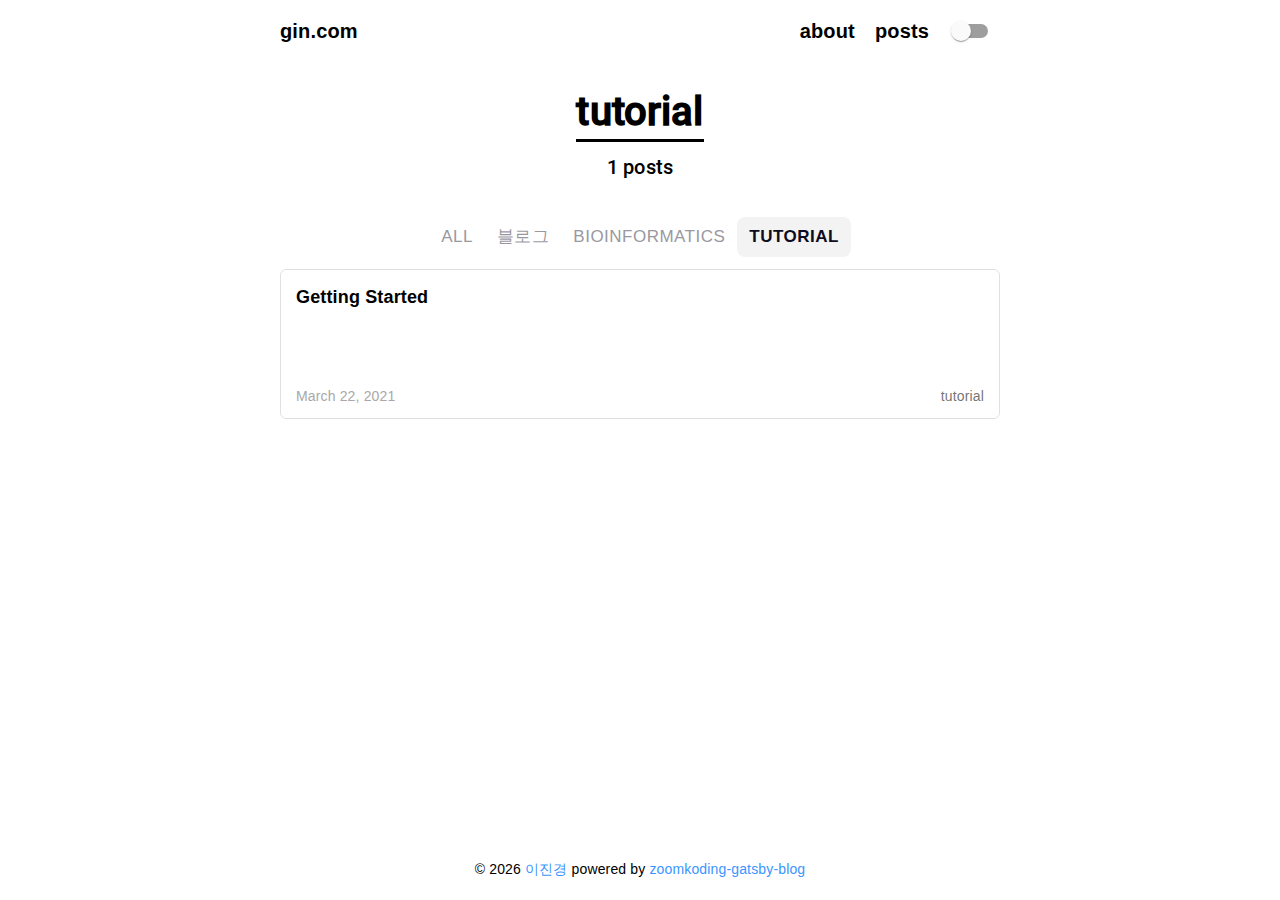
<file: posts/tutorial/index.html>
<!DOCTYPE html><html lang="en"><head><meta charSet="utf-8"/><meta http-equiv="x-ua-compatible" content="ie=edge"/><meta name="viewport" content="width=device-width, initial-scale=1, shrink-to-fit=no"/><style data-href="/styles.cb775544401a1f8661d7.css" id="gatsby-global-css">@font-face{font-display:swap;font-family:Montserrat;font-style:normal;font-weight:400;src:url(/static/montserrat-cyrillic-ext-400-normal-a13ef88d6cc2bace52bc1684ecb8823d.woff2) format("woff2"),url(/static/montserrat-all-400-normal-7bf99c007acd1baa1f21903b6fda4d65.woff) format("woff");unicode-range:U+0460-052f,U+1c80-1c88,U+20b4,U+2de0-2dff,U+a640-a69f,U+fe2e-fe2f}@font-face{font-display:swap;font-family:Montserrat;font-style:normal;font-weight:400;src:url(/static/montserrat-cyrillic-400-normal-298b48e6dfdf7ec4ef8907ff8a7182b1.woff2) format("woff2"),url(/static/montserrat-all-400-normal-7bf99c007acd1baa1f21903b6fda4d65.woff) format("woff");unicode-range:U+0400-045f,U+0490-0491,U+04b0-04b1,U+2116}@font-face{font-display:swap;font-family:Montserrat;font-style:normal;font-weight:400;src:url([data-uri]) format("woff2"),url(/static/montserrat-all-400-normal-7bf99c007acd1baa1f21903b6fda4d65.woff) format("woff");unicode-range:U+0102-0103,U+0110-0111,U+0128-0129,U+0168-0169,U+01a0-01a1,U+01af-01b0,U+1ea0-1ef9,U+20ab}@font-face{font-display:swap;font-family:Montserrat;font-style:normal;font-weight:400;src:url(/static/montserrat-latin-ext-400-normal-97638b9a50d86ae960e84043314bf07a.woff2) format("woff2"),url(/static/montserrat-all-400-normal-7bf99c007acd1baa1f21903b6fda4d65.woff) format("woff");unicode-range:U+0100-024f,U+0259,U+1e??,U+2020,U+20a0-20ab,U+20ad-20cf,U+2113,U+2c60-2c7f,U+a720-a7ff}@font-face{font-display:swap;font-family:Montserrat;font-style:normal;font-weight:400;src:url(/static/montserrat-latin-400-normal-bc3aa95dca08f5fee5291e34959c27bc.woff2) format("woff2"),url(/static/montserrat-all-400-normal-7bf99c007acd1baa1f21903b6fda4d65.woff) format("woff");unicode-range:U+00??,U+0131,U+0152-0153,U+02bb-02bc,U+02c6,U+02da,U+02dc,U+2000-206f,U+2074,U+20ac,U+2122,U+2191,U+2193,U+2212,U+2215,U+feff,U+fffd}a,abbr,acronym,address,applet,article,aside,audio,b,big,blockquote,body,canvas,caption,center,cite,code,dd,del,details,dfn,div,dl,dt,em,embed,fieldset,figcaption,figure,footer,form,h1,h2,h3,h4,h5,h6,header,hgroup,html,i,iframe,img,ins,kbd,label,legend,li,mark,menu,nav,object,ol,output,p,pre,q,ruby,s,samp,section,small,span,strike,strong,sub,summary,sup,table,tbody,td,tfoot,th,thead,time,tr,tt,u,ul,var,video{border:0;font-size:100%;font:inherit;margin:0;padding:0;vertical-align:baseline}article,aside,details,figcaption,figure,footer,header,hgroup,menu,nav,section{display:block}body{line-height:1}ol,ul{list-style:none}blockquote,q{quotes:none}blockquote:after,blockquote:before,q:after,q:before{content:"";content:none}table{border-collapse:collapse;border-spacing:0}a{outline:none;text-decoration:none}body{--background-color:#fff;--primary-text-color:#000;--secondary-text-color:#9e9e9e;--content-text-color:#37352f;--button-background-color:#f3f3f4;--button-text-color:#363f47;--tab-text-color:#6e6d7a;--tab-hover-text-color:#0d0c22;--tab-selected-background-color:rgba(13,12,34,0.05);--bio-link-icon-color:rgba(0,0,0,0.54);--about-link-icon-color:#a8a8a8;--chip-background-color:#f3f3f4;--link-text-color:rgb(55 53 47/70%);--post-card-border-color:rgba(0,0,0,0.12);--markdown-table-even-cell-background-color:#f6f8fa;--markdown-table-border-color:#dfe2e5;--markdown-blockquote-border-color:#dfe2e5;--markdown-border-color:#e1e4e8}body.dark{--background-color:#232326;--primary-text-color:#e6e6e6;--secondary-text-color:#768390;--content-text-color:#e6e6e6;--button-background-color:#444c56;--button-text-color:#363f47;--tab-text-color:#768390;--tab-hover-text-color:#acbac7;--tab-selected-background-color:#373e47;--chip-background-color:#323a42;--bio-link-icon-color:#e6e6e6;--about-link-icon-color:#a8a8a8;--link-text-color:#90b0ec;--post-card-border-color:#363f47;--markdown-table-even-cell-background-color:#2d333b;--markdown-table-border-color:#444c56;--markdown-blockquote-border-color:#4f5864;--markdown-border-color:#e1e4e8}*{-webkit-appearance:none;appearance:none;box-sizing:border-box}html{background:var(--background-color);font-family:-apple-system,BlinkMacSystemFont,Segoe UI,Helvetica,Arial,sans-serif,Apple Color Emoji,Segoe UI Emoji;font-size:14px;height:100%;overflow-y:scroll;width:100%}html.transition,html.transition *,html.transition :after,html.transition :before{transition:.42s cubic-bezier(.68,-.55,.27,1.55)!important;transition-delay:0!important}body{-webkit-font-smoothing:antialiased;-moz-osx-font-smoothing:grayscale;background-color:var(--background-color);color:var(--primary-text-color);height:100%;margin:0;width:100%;word-break:keep-all}ul{-webkit-margin-before:0;-webkit-margin-after:0;-webkit-margin-start:0;-webkit-margin-end:0;-webkit-padding-start:0;margin-block-end:0;margin-block-start:0;margin-inline-end:0;margin-inline-start:0;padding-inline-start:0}a{color:var(--link-text-color)}.markdown .octicon{fill:currentColor;display:inline-block;vertical-align:text-bottom}.markdown .anchor{float:left;line-height:1;margin-left:-20px;padding-right:4px}.markdown .anchor:focus{outline:none}.markdown h1 .octicon-link,.markdown h2 .octicon-link,.markdown h3 .octicon-link,.markdown h4 .octicon-link,.markdown h5 .octicon-link,.markdown h6 .octicon-link{color:#1b1f23;vertical-align:middle;visibility:hidden}.markdown h1:hover .anchor,.markdown h2:hover .anchor,.markdown h3:hover .anchor,.markdown h4:hover .anchor,.markdown h5:hover .anchor,.markdown h6:hover .anchor{text-decoration:none}.markdown h1:hover .anchor .octicon-link,.markdown h2:hover .anchor .octicon-link,.markdown h3:hover .anchor .octicon-link,.markdown h4:hover .anchor .octicon-link,.markdown h5:hover .anchor .octicon-link,.markdown h6:hover .anchor .octicon-link{visibility:visible}.markdown h1:hover .anchor .octicon-link:before,.markdown h2:hover .anchor .octicon-link:before,.markdown h3:hover .anchor .octicon-link:before,.markdown h4:hover .anchor .octicon-link:before,.markdown h5:hover .anchor .octicon-link:before,.markdown h6:hover .anchor .octicon-link:before{background-image:url("data:image/svg+xml;charset=utf-8,%3Csvg xmlns='http://www.w3.org/2000/svg' width='16' height='16' aria-hidden='true'%3E%3Cpath fill-rule='evenodd' d='M4 9h1v1H4c-1.5 0-3-1.69-3-3.5S2.55 3 4 3h4c1.45 0 3 1.69 3 3.5 0 1.41-.91 2.72-2 3.25V8.59c.58-.45 1-1.27 1-2.09C10 5.22 8.98 4 8 4H4c-.98 0-2 1.22-2 2.5S3 9 4 9zm9-3h-1v1h1c1 0 2 1.22 2 2.5S13.98 12 13 12H9c-.98 0-2-1.22-2-2.5 0-.83.42-1.64 1-2.09V6.25c-1.09.53-2 1.84-2 3.25C6 11.31 7.55 13 9 13h4c1.45 0 3-1.69 3-3.5S14.5 6 13 6z'/%3E%3C/svg%3E");content:" ";display:inline-block;height:16px;width:16px}.markdown{-ms-text-size-adjust:100%;-webkit-text-size-adjust:100%;word-wrap:break-word;color:var(--content-text-color);font-family:-apple-system,BlinkMacSystemFont,Segoe UI,Helvetica,Arial,sans-serif,Apple Color Emoji,Segoe UI Emoji;font-size:16px;font-weight:500;line-height:1.5}.markdown details{display:block}.markdown summary{display:list-item}.markdown a{background-color:initial}.markdown a:active,.markdown a:hover{outline-width:0}.markdown strong{font-weight:inherit;font-weight:bolder}.markdown h1{margin:.67em 0}.markdown img{border-style:none}.markdown code,.markdown kbd,.markdown pre{font-family:monospace,monospace;font-size:1em}.markdown hr{box-sizing:initial;overflow:visible}.markdown input{font:inherit;margin:0;overflow:visible}.markdown [type=checkbox]{box-sizing:border-box;padding:0}.markdown *{box-sizing:border-box}.markdown input{font-family:inherit;font-size:inherit;line-height:inherit}.markdown a{border-bottom:.05em solid;border-bottom-color:var(--link-text-color);border-left-color:var(--link-text-color);border-right-color:var(--link-text-color);border-top-color:var(--link-text-color);color:var(--link-text-color);text-decoration:none}.markdown a.anchor{border-bottom:none}.markdown strong{font-weight:700}.markdown hr{background:transparent;border-bottom:1px solid var(--markdown-blockquote-border-color);height:0;margin:15px 0;overflow:hidden}.markdown hr:after,.markdown hr:before{content:"";display:table}.markdown hr:after{clear:both}.markdown table{border-collapse:collapse;border-spacing:0}.markdown td,.markdown th{padding:0}.markdown details summary{cursor:pointer}.markdown h1,.markdown h2,.markdown h3,.markdown h4,.markdown h5,.markdown h6{margin-bottom:0;margin-top:0}.markdown h1{font-size:32px}.markdown h1,.markdown h2{font-weight:600}.markdown h2{font-size:24px}.markdown h3{font-size:20px}.markdown h3,.markdown h4{font-weight:600}.markdown h4{font-size:16px}.markdown h5{font-size:14px}.markdown h5,.markdown h6{font-weight:600}.markdown h6{font-size:12px}.markdown p{margin-bottom:10px;margin-top:0}.markdown blockquote{margin:0}.markdown ol,.markdown ul{margin-bottom:0;margin-top:0;padding-left:0}.markdown ol ol,.markdown ul ol{list-style-type:lower-roman}.markdown ol ol ol,.markdown ol ul ol,.markdown ul ol ol,.markdown ul ul ol{list-style-type:lower-alpha}.markdown dd{margin-left:0}.markdown code,.markdown pre{font-family:SFMono-Regular,Consolas,Liberation Mono,Menlo,monospace;font-size:12px}.markdown code.language-text{border-radius:3px;font-size:85%;padding:.2em .4em}.markdown :not(pre)>code.language-text{background:rgba(135,131,120,.15);color:#eb5757;overflow-wrap:break-word}.markdown pre{margin-bottom:0;margin-top:0}.markdown input::-webkit-inner-spin-button,.markdown input::-webkit-outer-spin-button{-webkit-appearance:none;appearance:none;margin:0}.markdown :checked+.radio-label{border-color:#0366d6;position:relative;z-index:1}.markdown .border{border:1px solid var(--markdown-border-color)!important}.markdown .border-0{border:0!important}.markdown .border-bottom{border-bottom:1px solid var(--markdown-border-color)!important}.markdown .rounded-1{border-radius:3px!important}.markdown .bg-white{background-color:transparent!important}.markdown .bg-gray-light{background-color:#fafbfc!important}.markdown .text-gray-light{color:#6a737d!important}.markdown .pl-3,.markdown .px-3{padding-left:16px!important}.markdown .px-3{padding-right:16px!important}.markdown .f6{font-size:12px!important}.markdown .lh-condensed{line-height:1.25!important}.markdown .text-bold{font-weight:600!important}.markdown .pl-c{color:#6a737d}.markdown .pl-c1,.markdown .pl-s .pl-v{color:#005cc5}.markdown .pl-e,.markdown .pl-en{color:#6f42c1}.markdown .pl-s .pl-s1,.markdown .pl-smi{color:#24292e}.markdown .pl-ent{color:#22863a}.markdown .pl-k{color:#d73a49}.markdown .pl-pds,.markdown .pl-s,.markdown .pl-s .pl-pse .pl-s1,.markdown .pl-sr,.markdown .pl-sr .pl-cce,.markdown .pl-sr .pl-sra,.markdown .pl-sr .pl-sre{color:#032f62}.markdown .pl-smw,.markdown .pl-v{color:#e36209}.markdown .pl-bu{color:#b31d28}.markdown .pl-ii{background-color:#b31d28;color:#fafbfc}.markdown .pl-c2{background-color:#d73a49;color:#fafbfc}.markdown .pl-c2:before{content:"^M"}.markdown .pl-sr .pl-cce{color:#22863a;font-weight:700}.markdown .pl-ml{color:#735c0f}.markdown .pl-mh,.markdown .pl-mh .pl-en,.markdown .pl-ms{color:#005cc5;font-weight:700}.markdown .pl-mi{color:#24292e;font-style:italic}.markdown .pl-mb{color:#24292e;font-weight:700}.markdown .pl-md{background-color:#ffeef0;color:#b31d28}.markdown .pl-mi1{background-color:#f0fff4;color:#22863a}.markdown .pl-mc{background-color:#ffebda;color:#e36209}.markdown .pl-mi2{background-color:#005cc5;color:#f6f8fa}.markdown .pl-mdr{color:#6f42c1;font-weight:700}.markdown .pl-ba{color:#586069}.markdown .pl-sg{color:#959da5}.markdown .pl-corl{color:#032f62;text-decoration:underline}.markdown .mb-0{margin-bottom:0!important}.markdown .my-2{margin-bottom:8px!important;margin-top:8px!important}.markdown .pl-0{padding-left:0!important}.markdown .py-0{padding-bottom:0!important;padding-top:0!important}.markdown .pl-1{padding-left:4px!important}.markdown .pl-2{padding-left:8px!important}.markdown .py-2{padding-bottom:8px!important;padding-top:8px!important}.markdown .pl-3{padding-left:16px!important}.markdown .pl-4{padding-left:24px!important}.markdown .pl-5{padding-left:32px!important}.markdown .pl-6{padding-left:40px!important}.markdown .pl-7{padding-left:48px!important}.markdown .pl-8{padding-left:64px!important}.markdown .pl-9{padding-left:80px!important}.markdown .pl-10{padding-left:96px!important}.markdown .pl-11{padding-left:112px!important}.markdown .pl-12{padding-left:128px!important}.markdown hr{border-bottom-color:#eee}.markdown kbd{background-color:#fafbfc;border:1px solid #d1d5da;border-radius:3px;box-shadow:inset 0 -1px 0 #d1d5da;color:#444d56;display:inline-block;font:11px SFMono-Regular,Consolas,Liberation Mono,Menlo,monospace;line-height:10px;padding:3px 5px;vertical-align:middle}.markdown:after,.markdown:before{content:"";display:table}.markdown:after{clear:both}.markdown>:first-child{margin-top:0!important}.markdown>:last-child{margin-bottom:0!important}.markdown a:not([href]){color:inherit;text-decoration:none}.markdown blockquote,.markdown details,.markdown dl,.markdown ol,.markdown p,.markdown pre,.markdown table,.markdown ul{margin-bottom:16px;margin-top:0}.markdown hr{background-color:var(--markdown-border-color);border:0;height:.25em;margin:24px 0;padding:0}.markdown blockquote{border-left:.25em solid var(--markdown-blockquote-border-color);color:#6a737d;padding:0 1em}.markdown blockquote>:first-child{margin-top:0}.markdown blockquote>:last-child{margin-bottom:0}.markdown h1,.markdown h2,.markdown h3,.markdown h4,.markdown h5,.markdown h6{font-weight:600;line-height:1.25;margin-bottom:16px;margin-top:24px}.markdown h1{font-size:2em}.markdown h2{font-size:1.5em}.markdown h3{font-size:1.25em}.markdown h4{font-size:1em}.markdown h5{font-size:.875em}.markdown h6{color:#6a737d;font-size:.85em}.markdown ol,.markdown ul{padding-left:2em}.markdown ol ol,.markdown ol ul,.markdown ul ol,.markdown ul ul{margin-bottom:0;margin-top:0}.markdown ol{list-style-type:decimal}.markdown ul{list-style-type:disc}.markdown li{word-wrap:break-all;display:list-item;text-align:-webkit-match-parent}.markdown li>p{margin-top:16px}.markdown li+li{margin-top:.25em}.markdown dl{padding:0}.markdown dl dt{font-size:1em;font-style:italic;font-weight:600;margin-top:16px;padding:0}.markdown dl dd{margin-bottom:16px;padding:0 16px}.markdown table{display:block;overflow:auto;width:100%}.markdown table th{font-weight:600}.markdown table td,.markdown table th{border:1px solid var(--markdown-table-border-color);padding:6px 13px}.markdown table tr{border-top:1px solid var(--markdown-table-border-color)}.markdown table tr:nth-child(2n){background-color:var(--markdown-table-even-cell-background-color)}.markdown img{background-color:transparent;box-sizing:initial;display:block;margin:0 auto;max-width:100%}.markdown img[align=right]{padding-left:20px}.markdown img[align=left]{padding-right:20px}.markdown code{background-color:rgba(27,31,35,.05);border-radius:3px;font-size:85%;margin:0;padding:.2em .4em}.markdown pre{word-wrap:normal}.markdown pre>code{background:transparent;border:0;font-size:100%;margin:0;padding:0;white-space:pre;word-break:normal}.markdown .highlight{margin-bottom:16px}.markdown .highlight pre{margin-bottom:0;word-break:normal}.markdown .highlight pre,.markdown pre{background-color:#f6f8fa;border-radius:3px;font-size:85%;line-height:1.45;overflow:auto;padding:16px}.markdown pre code{word-wrap:normal;background-color:initial;border:0;display:inline;line-height:inherit;margin:0;max-width:auto;overflow:visible;padding:0}.markdown .commit-tease-sha{color:#444d56;display:inline-block;font-family:SFMono-Regular,Consolas,Liberation Mono,Menlo,monospace;font-size:90%}.markdown .full-commit .btn-outline:not(:disabled):hover{border-color:#005cc5;color:#005cc5}.markdown .blob-wrapper{overflow-x:auto;overflow-y:hidden}.markdown .blob-wrapper-embedded{max-height:240px;overflow-y:auto}.markdown .blob-num{color:rgba(27,31,35,.3);cursor:pointer;font-family:SFMono-Regular,Consolas,Liberation Mono,Menlo,monospace;font-size:12px;line-height:20px;min-width:50px;padding-left:10px;padding-right:10px;text-align:right;-webkit-user-select:none;-ms-user-select:none;user-select:none;vertical-align:top;white-space:nowrap;width:1%}.markdown .blob-num:hover{color:rgba(27,31,35,.6)}.markdown .blob-num:before{content:attr(data-line-number)}.markdown .blob-code{line-height:20px;padding-left:10px;padding-right:10px;position:relative;vertical-align:top}.markdown .blob-code-inner{word-wrap:normal;color:#24292e;font-family:SFMono-Regular,Consolas,Liberation Mono,Menlo,monospace;font-size:12px;overflow:visible;white-space:pre}.markdown .pl-token.active,.markdown .pl-token:hover{background:#ffea7f;cursor:pointer}.markdown .tab-size[data-tab-size="1"]{-moz-tab-size:1;-o-tab-size:1;tab-size:1}.markdown .tab-size[data-tab-size="2"]{-moz-tab-size:2;-o-tab-size:2;tab-size:2}.markdown .tab-size[data-tab-size="3"]{-moz-tab-size:3;-o-tab-size:3;tab-size:3}.markdown .tab-size[data-tab-size="4"]{-moz-tab-size:4;-o-tab-size:4;tab-size:4}.markdown .tab-size[data-tab-size="5"]{-moz-tab-size:5;-o-tab-size:5;tab-size:5}.markdown .tab-size[data-tab-size="6"]{-moz-tab-size:6;-o-tab-size:6;tab-size:6}.markdown .tab-size[data-tab-size="7"]{-moz-tab-size:7;-o-tab-size:7;tab-size:7}.markdown .tab-size[data-tab-size="8"]{-moz-tab-size:8;-o-tab-size:8;tab-size:8}.markdown .tab-size[data-tab-size="9"]{-moz-tab-size:9;-o-tab-size:9;tab-size:9}.markdown .tab-size[data-tab-size="10"]{-moz-tab-size:10;-o-tab-size:10;tab-size:10}.markdown .tab-size[data-tab-size="11"]{-moz-tab-size:11;-o-tab-size:11;tab-size:11}.markdown .tab-size[data-tab-size="12"]{-moz-tab-size:12;-o-tab-size:12;tab-size:12}.markdown .task-list-item{list-style-type:none}.markdown .task-list-item+.task-list-item{margin-top:3px}.markdown .task-list-item input{margin:0 .2em .25em -1.6em;vertical-align:middle}.markdown .table-of-contents{align-items:flex-start;display:flex;flex-direction:column;justify-content:center;position:fixed;right:0;top:75px;width:340px}@media(max-width:1300px){.markdown .table-of-contents{display:none}}.markdown .table-of-contents ul{cursor:pointer;list-style-type:none}.markdown .table-of-contents ul li a{border-bottom:none;color:var(--secondary-text-color);font-size:14px;height:30px;padding:6px 2px;width:100%}.markdown .table-of-contents ul p{margin:0}.markdown .gatsby-resp-image-wrapper{display:flex!important;justify-content:center!important;max-height:560px!important;width:100%!important}.markdown .gatsby-resp-image-wrapper img{height:auto!important;max-height:560px!important;max-width:100%!important;position:relative!important;width:auto!important}code[class*=language-],pre[class*=language-]{word-wrap:normal;background:none;color:#ccc;font-family:Consolas,Monaco,Andale Mono,Ubuntu Mono,monospace;font-size:1em;-webkit-hyphens:none;-ms-hyphens:none;hyphens:none;line-height:1.5;-moz-tab-size:4;-o-tab-size:4;tab-size:4;text-align:left;white-space:pre;word-break:normal;word-spacing:normal}pre[class*=language-]{margin:.5em 0;overflow:auto;padding:1em}:not(pre)>code[class*=language-],pre[class*=language-]{background:#2d2d2d}:not(pre)>code[class*=language-]{border-radius:.3em;padding:.1em;white-space:normal}.token.block-comment,.token.cdata,.token.comment,.token.doctype,.token.prolog{color:#999}.token.punctuation{color:#ccc}.token.attr-name,.token.deleted,.token.namespace,.token.tag{color:#e2777a}.token.function-name{color:#6196cc}.token.boolean,.token.function,.token.number{color:#f08d49}.token.class-name,.token.constant,.token.property,.token.symbol{color:#f8c555}.token.atrule,.token.builtin,.token.important,.token.keyword,.token.selector{color:#cc99cd}.token.attr-value,.token.char,.token.regex,.token.string,.token.variable{color:#7ec699}.token.entity,.token.operator,.token.url{color:#67cdcc}.token.bold,.token.important{font-weight:700}.token.italic{font-style:italic}.token.entity{cursor:help}.token.inserted{color:green}.mjx-chtml{word-wrap:normal;border:0;direction:ltr;display:inline-block;float:none;font-size:100%;font-size-adjust:none;font-style:normal;font-weight:400;letter-spacing:normal;line-height:0;margin:0;max-height:none;max-width:none;min-height:0;min-width:0;padding:1px 0;text-align:left;text-indent:0;text-transform:none;white-space:nowrap;word-spacing:normal}.MJXc-display{display:block;margin:1em 0;padding:0;text-align:center}.mjx-chtml[tabindex]:focus,body :focus .mjx-chtml[tabindex]{display:inline-table}.mjx-full-width{display:table-cell!important;text-align:center;width:10000em}.mjx-math{border-collapse:separate;border-spacing:0;display:inline-block}.mjx-math *{box-sizing:content-box!important;display:inline-block;text-align:left}.mjx-denominator,.mjx-numerator{display:block;text-align:center}.MJXc-stacked{height:0;position:relative}.MJXc-stacked>*{position:absolute}.mjx-stack,.MJXc-bevelled>*{display:inline-block}.mjx-op{display:block}.mjx-under{display:table-cell}.mjx-over{display:block}.mjx-over>*,.mjx-under>*{padding-left:0!important;padding-right:0!important}.mjx-prestack>.mjx-presub,.mjx-prestack>.mjx-presup,.mjx-stack>.mjx-sub,.mjx-stack>.mjx-sup{display:block}.mjx-delim-h>.mjx-char{display:inline-block}.mjx-surd{vertical-align:top}.mjx-surd+.mjx-box{display:inline-flex}.mjx-mphantom *{visibility:hidden}.mjx-merror{background-color:#ff8;border:1px solid #c00;color:#c00;font-size:90%;font-style:normal;padding:2px 3px}.mjx-annotation-xml{line-height:normal}.mjx-menclose>svg{fill:none;stroke:currentColor;overflow:visible}.mjx-mlabeledtr,.mjx-mtr{display:table-row}.mjx-mtd{display:table-cell;text-align:center}.mjx-label{display:table-row}.mjx-box{display:inline-block}.mjx-block{display:block}.mjx-span{display:inline}.mjx-char{display:block;white-space:pre}.mjx-itable{display:inline-table;width:auto}.mjx-row{display:table-row}.mjx-cell{display:table-cell}.mjx-table{display:table;width:100%}.mjx-line{display:block;height:0}.mjx-strut{padding-top:1em;width:0}.mjx-vsize{width:0}.MJXc-space1{margin-left:.167em}.MJXc-space2{margin-left:.222em}.MJXc-space3{margin-left:.278em}.mjx-test.mjx-test-display{display:table!important}.mjx-test.mjx-test-inline{display:inline!important;margin-right:-1px}.mjx-test.mjx-test-default{clear:both;display:block!important}.mjx-ex-box{border:0;display:inline-block!important;height:60ex;margin:0;max-height:none;min-height:0;overflow:hidden;padding:0;position:absolute;width:1px}.mjx-test-inline .mjx-left-box{display:inline-block;float:left;width:0}.mjx-test-inline .mjx-right-box{display:inline-block;float:right;width:0}.mjx-test-display .mjx-right-box{border:0;display:table-cell!important;margin:0;max-width:none;min-width:0;padding:0;width:10000em!important}.MJXc-TeX-unknown-R{font-family:monospace;font-style:normal;font-weight:400}.MJXc-TeX-unknown-I{font-family:monospace;font-style:italic;font-weight:400}.MJXc-TeX-unknown-B{font-family:monospace;font-style:normal;font-weight:700}.MJXc-TeX-unknown-BI{font-family:monospace;font-style:italic;font-weight:700}.MJXc-TeX-ams-R{font-family:MJXc-TeX-ams-R,MJXc-TeX-ams-Rw}.MJXc-TeX-cal-B{font-family:MJXc-TeX-cal-B,MJXc-TeX-cal-Bx,MJXc-TeX-cal-Bw}.MJXc-TeX-frak-R{font-family:MJXc-TeX-frak-R,MJXc-TeX-frak-Rw}.MJXc-TeX-frak-B{font-family:MJXc-TeX-frak-B,MJXc-TeX-frak-Bx,MJXc-TeX-frak-Bw}.MJXc-TeX-math-BI{font-family:MJXc-TeX-math-BI,MJXc-TeX-math-BIx,MJXc-TeX-math-BIw}.MJXc-TeX-sans-R{font-family:MJXc-TeX-sans-R,MJXc-TeX-sans-Rw}.MJXc-TeX-sans-B{font-family:MJXc-TeX-sans-B,MJXc-TeX-sans-Bx,MJXc-TeX-sans-Bw}.MJXc-TeX-sans-I{font-family:MJXc-TeX-sans-I,MJXc-TeX-sans-Ix,MJXc-TeX-sans-Iw}.MJXc-TeX-script-R{font-family:MJXc-TeX-script-R,MJXc-TeX-script-Rw}.MJXc-TeX-type-R{font-family:MJXc-TeX-type-R,MJXc-TeX-type-Rw}.MJXc-TeX-cal-R{font-family:MJXc-TeX-cal-R,MJXc-TeX-cal-Rw}.MJXc-TeX-main-B{font-family:MJXc-TeX-main-B,MJXc-TeX-main-Bx,MJXc-TeX-main-Bw}.MJXc-TeX-main-I{font-family:MJXc-TeX-main-I,MJXc-TeX-main-Ix,MJXc-TeX-main-Iw}.MJXc-TeX-main-R{font-family:MJXc-TeX-main-R,MJXc-TeX-main-Rw}.MJXc-TeX-math-I{font-family:MJXc-TeX-math-I,MJXc-TeX-math-Ix,MJXc-TeX-math-Iw}.MJXc-TeX-size1-R{font-family:MJXc-TeX-size1-R,MJXc-TeX-size1-Rw}.MJXc-TeX-size2-R{font-family:MJXc-TeX-size2-R,MJXc-TeX-size2-Rw}.MJXc-TeX-size3-R{font-family:MJXc-TeX-size3-R,MJXc-TeX-size3-Rw}.MJXc-TeX-size4-R{font-family:MJXc-TeX-size4-R,MJXc-TeX-size4-Rw}.MJXc-TeX-vec-R{font-family:MJXc-TeX-vec-R,MJXc-TeX-vec-Rw}.MJXc-TeX-vec-B{font-family:MJXc-TeX-vec-B,MJXc-TeX-vec-Bx,MJXc-TeX-vec-Bw}@font-face{font-family:MJXc-TeX-ams-R;src:local("MathJax_AMS"),local("MathJax_AMS-Regular")}@font-face{font-family:MJXc-TeX-ams-Rw;src:url(https://cdn.jsdelivr.net/npm/mathjax@2.7.8/fonts/HTML-CSS/TeX/eot/MathJax_AMS-Regular.eot);src:url(https://cdn.jsdelivr.net/npm/mathjax@2.7.8/fonts/HTML-CSS/TeX/woff/MathJax_AMS-Regular.woff) format("woff"),url(https://cdn.jsdelivr.net/npm/mathjax@2.7.8/fonts/HTML-CSS/TeX/otf/MathJax_AMS-Regular.otf) format("opentype")}@font-face{font-family:MJXc-TeX-cal-B;src:local("MathJax_Caligraphic Bold"),local("MathJax_Caligraphic-Bold")}@font-face{font-family:MJXc-TeX-cal-Bx;font-weight:700;src:local("MathJax_Caligraphic")}@font-face{font-family:MJXc-TeX-cal-Bw;src:url(https://cdn.jsdelivr.net/npm/mathjax@2.7.8/fonts/HTML-CSS/TeX/eot/MathJax_Caligraphic-Bold.eot);src:url(https://cdn.jsdelivr.net/npm/mathjax@2.7.8/fonts/HTML-CSS/TeX/woff/MathJax_Caligraphic-Bold.woff) format("woff"),url(https://cdn.jsdelivr.net/npm/mathjax@2.7.8/fonts/HTML-CSS/TeX/otf/MathJax_Caligraphic-Bold.otf) format("opentype")}@font-face{font-family:MJXc-TeX-frak-R;src:local("MathJax_Fraktur"),local("MathJax_Fraktur-Regular")}@font-face{font-family:MJXc-TeX-frak-Rw;src:url(https://cdn.jsdelivr.net/npm/mathjax@2.7.8/fonts/HTML-CSS/TeX/eot/MathJax_Fraktur-Regular.eot);src:url(https://cdn.jsdelivr.net/npm/mathjax@2.7.8/fonts/HTML-CSS/TeX/woff/MathJax_Fraktur-Regular.woff) format("woff"),url(https://cdn.jsdelivr.net/npm/mathjax@2.7.8/fonts/HTML-CSS/TeX/otf/MathJax_Fraktur-Regular.otf) format("opentype")}@font-face{font-family:MJXc-TeX-frak-B;src:local("MathJax_Fraktur Bold"),local("MathJax_Fraktur-Bold")}@font-face{font-family:MJXc-TeX-frak-Bx;font-weight:700;src:local("MathJax_Fraktur")}@font-face{font-family:MJXc-TeX-frak-Bw;src:url(https://cdn.jsdelivr.net/npm/mathjax@2.7.8/fonts/HTML-CSS/TeX/eot/MathJax_Fraktur-Bold.eot);src:url(https://cdn.jsdelivr.net/npm/mathjax@2.7.8/fonts/HTML-CSS/TeX/woff/MathJax_Fraktur-Bold.woff) format("woff"),url(https://cdn.jsdelivr.net/npm/mathjax@2.7.8/fonts/HTML-CSS/TeX/otf/MathJax_Fraktur-Bold.otf) format("opentype")}@font-face{font-family:MJXc-TeX-math-BI;src:local("MathJax_Math BoldItalic"),local("MathJax_Math-BoldItalic")}@font-face{font-family:MJXc-TeX-math-BIx;font-style:italic;font-weight:700;src:local("MathJax_Math")}@font-face{font-family:MJXc-TeX-math-BIw;src:url(https://cdn.jsdelivr.net/npm/mathjax@2.7.8/fonts/HTML-CSS/TeX/eot/MathJax_Math-BoldItalic.eot);src:url(https://cdn.jsdelivr.net/npm/mathjax@2.7.8/fonts/HTML-CSS/TeX/woff/MathJax_Math-BoldItalic.woff) format("woff"),url(https://cdn.jsdelivr.net/npm/mathjax@2.7.8/fonts/HTML-CSS/TeX/otf/MathJax_Math-BoldItalic.otf) format("opentype")}@font-face{font-family:MJXc-TeX-sans-R;src:local("MathJax_SansSerif"),local("MathJax_SansSerif-Regular")}@font-face{font-family:MJXc-TeX-sans-Rw;src:url(https://cdn.jsdelivr.net/npm/mathjax@2.7.8/fonts/HTML-CSS/TeX/eot/MathJax_SansSerif-Regular.eot);src:url(https://cdn.jsdelivr.net/npm/mathjax@2.7.8/fonts/HTML-CSS/TeX/woff/MathJax_SansSerif-Regular.woff) format("woff"),url(https://cdn.jsdelivr.net/npm/mathjax@2.7.8/fonts/HTML-CSS/TeX/otf/MathJax_SansSerif-Regular.otf) format("opentype")}@font-face{font-family:MJXc-TeX-sans-B;src:local("MathJax_SansSerif Bold"),local("MathJax_SansSerif-Bold")}@font-face{font-family:MJXc-TeX-sans-Bx;font-weight:700;src:local("MathJax_SansSerif")}@font-face{font-family:MJXc-TeX-sans-Bw;src:url(https://cdn.jsdelivr.net/npm/mathjax@2.7.8/fonts/HTML-CSS/TeX/eot/MathJax_SansSerif-Bold.eot);src:url(https://cdn.jsdelivr.net/npm/mathjax@2.7.8/fonts/HTML-CSS/TeX/woff/MathJax_SansSerif-Bold.woff) format("woff"),url(https://cdn.jsdelivr.net/npm/mathjax@2.7.8/fonts/HTML-CSS/TeX/otf/MathJax_SansSerif-Bold.otf) format("opentype")}@font-face{font-family:MJXc-TeX-sans-I;src:local("MathJax_SansSerif Italic"),local("MathJax_SansSerif-Italic")}@font-face{font-family:MJXc-TeX-sans-Ix;font-style:italic;src:local("MathJax_SansSerif")}@font-face{font-family:MJXc-TeX-sans-Iw;src:url(https://cdn.jsdelivr.net/npm/mathjax@2.7.8/fonts/HTML-CSS/TeX/eot/MathJax_SansSerif-Italic.eot);src:url(https://cdn.jsdelivr.net/npm/mathjax@2.7.8/fonts/HTML-CSS/TeX/woff/MathJax_SansSerif-Italic.woff) format("woff"),url(https://cdn.jsdelivr.net/npm/mathjax@2.7.8/fonts/HTML-CSS/TeX/otf/MathJax_SansSerif-Italic.otf) format("opentype")}@font-face{font-family:MJXc-TeX-script-R;src:local("MathJax_Script"),local("MathJax_Script-Regular")}@font-face{font-family:MJXc-TeX-script-Rw;src:url(https://cdn.jsdelivr.net/npm/mathjax@2.7.8/fonts/HTML-CSS/TeX/eot/MathJax_Script-Regular.eot);src:url(https://cdn.jsdelivr.net/npm/mathjax@2.7.8/fonts/HTML-CSS/TeX/woff/MathJax_Script-Regular.woff) format("woff"),url(https://cdn.jsdelivr.net/npm/mathjax@2.7.8/fonts/HTML-CSS/TeX/otf/MathJax_Script-Regular.otf) format("opentype")}@font-face{font-family:MJXc-TeX-type-R;src:local("MathJax_Typewriter"),local("MathJax_Typewriter-Regular")}@font-face{font-family:MJXc-TeX-type-Rw;src:url(https://cdn.jsdelivr.net/npm/mathjax@2.7.8/fonts/HTML-CSS/TeX/eot/MathJax_Typewriter-Regular.eot);src:url(https://cdn.jsdelivr.net/npm/mathjax@2.7.8/fonts/HTML-CSS/TeX/woff/MathJax_Typewriter-Regular.woff) format("woff"),url(https://cdn.jsdelivr.net/npm/mathjax@2.7.8/fonts/HTML-CSS/TeX/otf/MathJax_Typewriter-Regular.otf) format("opentype")}@font-face{font-family:MJXc-TeX-cal-R;src:local("MathJax_Caligraphic"),local("MathJax_Caligraphic-Regular")}@font-face{font-family:MJXc-TeX-cal-Rw;src:url(https://cdn.jsdelivr.net/npm/mathjax@2.7.8/fonts/HTML-CSS/TeX/eot/MathJax_Caligraphic-Regular.eot);src:url(https://cdn.jsdelivr.net/npm/mathjax@2.7.8/fonts/HTML-CSS/TeX/woff/MathJax_Caligraphic-Regular.woff) format("woff"),url(https://cdn.jsdelivr.net/npm/mathjax@2.7.8/fonts/HTML-CSS/TeX/otf/MathJax_Caligraphic-Regular.otf) format("opentype")}@font-face{font-family:MJXc-TeX-main-B;src:local("MathJax_Main Bold"),local("MathJax_Main-Bold")}@font-face{font-family:MJXc-TeX-main-Bx;font-weight:700;src:local("MathJax_Main")}@font-face{font-family:MJXc-TeX-main-Bw;src:url(https://cdn.jsdelivr.net/npm/mathjax@2.7.8/fonts/HTML-CSS/TeX/eot/MathJax_Main-Bold.eot);src:url(https://cdn.jsdelivr.net/npm/mathjax@2.7.8/fonts/HTML-CSS/TeX/woff/MathJax_Main-Bold.woff) format("woff"),url(https://cdn.jsdelivr.net/npm/mathjax@2.7.8/fonts/HTML-CSS/TeX/otf/MathJax_Main-Bold.otf) format("opentype")}@font-face{font-family:MJXc-TeX-main-I;src:local("MathJax_Main Italic"),local("MathJax_Main-Italic")}@font-face{font-family:MJXc-TeX-main-Ix;font-style:italic;src:local("MathJax_Main")}@font-face{font-family:MJXc-TeX-main-Iw;src:url(https://cdn.jsdelivr.net/npm/mathjax@2.7.8/fonts/HTML-CSS/TeX/eot/MathJax_Main-Italic.eot);src:url(https://cdn.jsdelivr.net/npm/mathjax@2.7.8/fonts/HTML-CSS/TeX/woff/MathJax_Main-Italic.woff) format("woff"),url(https://cdn.jsdelivr.net/npm/mathjax@2.7.8/fonts/HTML-CSS/TeX/otf/MathJax_Main-Italic.otf) format("opentype")}@font-face{font-family:MJXc-TeX-main-R;src:local("MathJax_Main"),local("MathJax_Main-Regular")}@font-face{font-family:MJXc-TeX-main-Rw;src:url(https://cdn.jsdelivr.net/npm/mathjax@2.7.8/fonts/HTML-CSS/TeX/eot/MathJax_Main-Regular.eot);src:url(https://cdn.jsdelivr.net/npm/mathjax@2.7.8/fonts/HTML-CSS/TeX/woff/MathJax_Main-Regular.woff) format("woff"),url(https://cdn.jsdelivr.net/npm/mathjax@2.7.8/fonts/HTML-CSS/TeX/otf/MathJax_Main-Regular.otf) format("opentype")}@font-face{font-family:MJXc-TeX-math-I;src:local("MathJax_Math Italic"),local("MathJax_Math-Italic")}@font-face{font-family:MJXc-TeX-math-Ix;font-style:italic;src:local("MathJax_Math")}@font-face{font-family:MJXc-TeX-math-Iw;src:url(https://cdn.jsdelivr.net/npm/mathjax@2.7.8/fonts/HTML-CSS/TeX/eot/MathJax_Math-Italic.eot);src:url(https://cdn.jsdelivr.net/npm/mathjax@2.7.8/fonts/HTML-CSS/TeX/woff/MathJax_Math-Italic.woff) format("woff"),url(https://cdn.jsdelivr.net/npm/mathjax@2.7.8/fonts/HTML-CSS/TeX/otf/MathJax_Math-Italic.otf) format("opentype")}@font-face{font-family:MJXc-TeX-size1-R;src:local("MathJax_Size1"),local("MathJax_Size1-Regular")}@font-face{font-family:MJXc-TeX-size1-Rw;src:url(https://cdn.jsdelivr.net/npm/mathjax@2.7.8/fonts/HTML-CSS/TeX/eot/MathJax_Size1-Regular.eot);src:url(https://cdn.jsdelivr.net/npm/mathjax@2.7.8/fonts/HTML-CSS/TeX/woff/MathJax_Size1-Regular.woff) format("woff"),url(https://cdn.jsdelivr.net/npm/mathjax@2.7.8/fonts/HTML-CSS/TeX/otf/MathJax_Size1-Regular.otf) format("opentype")}@font-face{font-family:MJXc-TeX-size2-R;src:local("MathJax_Size2"),local("MathJax_Size2-Regular")}@font-face{font-family:MJXc-TeX-size2-Rw;src:url(https://cdn.jsdelivr.net/npm/mathjax@2.7.8/fonts/HTML-CSS/TeX/eot/MathJax_Size2-Regular.eot);src:url(https://cdn.jsdelivr.net/npm/mathjax@2.7.8/fonts/HTML-CSS/TeX/woff/MathJax_Size2-Regular.woff) format("woff"),url(https://cdn.jsdelivr.net/npm/mathjax@2.7.8/fonts/HTML-CSS/TeX/otf/MathJax_Size2-Regular.otf) format("opentype")}@font-face{font-family:MJXc-TeX-size3-R;src:local("MathJax_Size3"),local("MathJax_Size3-Regular")}@font-face{font-family:MJXc-TeX-size3-Rw;src:url(https://cdn.jsdelivr.net/npm/mathjax@2.7.8/fonts/HTML-CSS/TeX/eot/MathJax_Size3-Regular.eot);src:url(https://cdn.jsdelivr.net/npm/mathjax@2.7.8/fonts/HTML-CSS/TeX/woff/MathJax_Size3-Regular.woff) format("woff"),url(https://cdn.jsdelivr.net/npm/mathjax@2.7.8/fonts/HTML-CSS/TeX/otf/MathJax_Size3-Regular.otf) format("opentype")}@font-face{font-family:MJXc-TeX-size4-R;src:local("MathJax_Size4"),local("MathJax_Size4-Regular")}@font-face{font-family:MJXc-TeX-size4-Rw;src:url(https://cdn.jsdelivr.net/npm/mathjax@2.7.8/fonts/HTML-CSS/TeX/eot/MathJax_Size4-Regular.eot);src:url(https://cdn.jsdelivr.net/npm/mathjax@2.7.8/fonts/HTML-CSS/TeX/woff/MathJax_Size4-Regular.woff) format("woff"),url(https://cdn.jsdelivr.net/npm/mathjax@2.7.8/fonts/HTML-CSS/TeX/otf/MathJax_Size4-Regular.otf) format("opentype")}@font-face{font-family:MJXc-TeX-vec-R;src:local("MathJax_Vector"),local("MathJax_Vector-Regular")}@font-face{font-family:MJXc-TeX-vec-Rw;src:url(https://cdn.jsdelivr.net/npm/mathjax@2.7.8/fonts/HTML-CSS/TeX/eot/MathJax_Vector-Regular.eot);src:url(https://cdn.jsdelivr.net/npm/mathjax@2.7.8/fonts/HTML-CSS/TeX/woff/MathJax_Vector-Regular.woff) format("woff"),url(https://cdn.jsdelivr.net/npm/mathjax@2.7.8/fonts/HTML-CSS/TeX/otf/MathJax_Vector-Regular.otf) format("opentype")}@font-face{font-family:MJXc-TeX-vec-B;src:local("MathJax_Vector Bold"),local("MathJax_Vector-Bold")}@font-face{font-family:MJXc-TeX-vec-Bx;font-weight:700;src:local("MathJax_Vector")}@font-face{font-family:MJXc-TeX-vec-Bw;src:url(https://cdn.jsdelivr.net/npm/mathjax@2.7.8/fonts/HTML-CSS/TeX/eot/MathJax_Vector-Bold.eot);src:url(https://cdn.jsdelivr.net/npm/mathjax@2.7.8/fonts/HTML-CSS/TeX/woff/MathJax_Vector-Bold.woff) format("woff"),url(https://cdn.jsdelivr.net/npm/mathjax@2.7.8/fonts/HTML-CSS/TeX/otf/MathJax_Vector-Bold.otf) format("opentype")}.page-header-wrapper{display:flex;height:62px;justify-content:center;padding-left:15px;padding-right:15px;width:100%}.page-header-wrapper .page-header{align-items:center;display:flex;justify-content:space-between;max-width:720px;width:100%}.page-header-wrapper .page-header .link{color:var(--primary-text-color);font-size:17px;font-weight:700}@media(min-width:768px){.page-header-wrapper .page-header .link{font-size:20px;font-weight:700}}.page-header-wrapper .page-header .trailing-section{align-items:center;display:flex}.page-header-wrapper .page-header .trailing-section .link{margin-left:10px}@media(min-width:768px){.page-header-wrapper .page-header .trailing-section .link{margin-left:20px}}.page-header-wrapper .page-header .trailing-section .dark-mode-switch{margin-left:3px}@media(min-width:768px){.page-header-wrapper .page-header .trailing-section .dark-mode-switch{margin-left:13px}}.page-footer-wrapper{align-items:center;display:flex;height:62px;justify-content:center;margin-top:auto;padding-left:15px;padding-right:15px;width:100%}.page-footer-wrapper .page-footer{max-width:720px;text-align:center;width:100%}.page-footer-wrapper .page-footer .link{color:var(--primary-text-color);font-size:20px;font-weight:700;margin-right:20px}.page-footer-wrapper .page-footer a{color:#3a95ff}.icon{color:var(--about-link-icon-color);font-size:20px}.social-links .icon{color:var(--bio-link-icon-color);font-size:30px}@-webkit-keyframes blinking-cursor{0%{opacity:0}50%{opacity:1}to{opacity:0}}@keyframes blinking-cursor{0%{opacity:0}50%{opacity:1}to{opacity:0}}strong{font-weight:600}.bio-wrapper{align-items:center;color:var(--primary-text-color);margin-bottom:120px;margin-top:120px;padding-left:15px;padding-right:15px}.bio-wrapper,.bio-wrapper .bio{display:flex;flex-direction:column;width:100%}.bio-wrapper .bio{justify-content:space-between;max-width:720px}@media(min-width:768px){.bio-wrapper .bio{align-items:center;flex-direction:row}}.bio-wrapper .bio .introduction{display:flex;flex-direction:column;word-break:keep-all}.bio-wrapper .bio .introduction .react-rotating-text-cursor{-webkit-animation:blinking-cursor .8s cubic-bezier(.68,.01,.01,.99) 0s infinite;animation:blinking-cursor .8s cubic-bezier(.68,.01,.01,.99) 0s infinite}.bio-wrapper .bio .introduction strong{display:inline-block;font-weight:600}.bio-wrapper .bio .introduction.korean{font-size:32px;font-weight:100;line-height:1.2}.bio-wrapper .bio .introduction.korean .title .react-rotating-text-cursor{font-size:35px;line-height:35px}@media(min-width:768px){.bio-wrapper .bio .introduction.korean{font-size:40px}.bio-wrapper .bio .introduction.korean .title .react-rotating-text-cursor{font-size:45px;line-height:45px}}.bio-wrapper .bio .introduction.english{font-family:montserrat;font-size:25px;line-height:1.2}@media(min-width:768px){.bio-wrapper .bio .introduction.english{font-size:45px}}.bio-wrapper .bio .introduction.english .name{font-size:35px;font-weight:600}.bio-wrapper .bio .introduction.english .job{font-size:35px}.bio-wrapper .bio .introduction.english .description{font-size:20px;font-weight:200;margin-top:8px}.bio-wrapper .bio .introduction.english .social-links{display:flex;margin-top:20px}.bio-wrapper .bio .thumbnail{display:none;width:250px}@media(min-width:768px){.bio-wrapper .bio .thumbnail{display:block}}.section-header-wrapper{display:flex;justify-content:center;margin-bottom:32px;width:100%}.section-header-wrapper .section-header{border-bottom:4px solid var(--primary-text-color);color:var(--primary-text-color);font-size:30px;font-weight:700;padding-bottom:5px}.timestamps-section-wrapper{display:flex;justify-content:center;padding-left:15px;padding-right:15px;width:100%}.timestamps-section-wrapper .timestamps-section{align-items:center;display:flex;flex-direction:column;margin-bottom:50px;max-width:720px;width:100%;word-break:keep-all}.timestamps-section-wrapper .timestamps-section .body{padding:0 10px;width:100%}.timestamps-section-wrapper .timestamps-section .body .timestamp{border-left:2px solid #bdbdbd;display:flex;font-size:18px;font-weight:400;justify-items:center;margin-left:5px;padding:10px 0;width:100%}.timestamps-section-wrapper .timestamps-section .body .timestamp:first-child{padding-top:7px}.timestamps-section-wrapper .timestamps-section .body .timestamp:last-child{padding-bottom:7px}.timestamps-section-wrapper .timestamps-section .body .timestamp:before{align-self:center;background-color:var(--background-color);border:2px solid #828282;border-radius:10px;content:"";height:10px;left:-1px;position:relative;-webkit-transform:translatex(-50%);transform:translatex(-50%);width:10px}.timestamps-section-wrapper .timestamps-section .body .timestamp .date{align-self:center;color:#828282;margin-left:5px;margin-right:5px;min-width:115px;width:115px}@media(min-width:768px){.timestamps-section-wrapper .timestamps-section .body .timestamp .date{min-width:200px;width:200px}}.timestamps-section-wrapper .timestamps-section .body .timestamp .activity{line-height:23px;width:100%}.projects-section-wrapper{display:flex;justify-content:center;padding-left:15px;padding-right:15px;width:100%}.projects-section-wrapper .projects-section{align-items:center;display:flex;flex-direction:column;max-width:720px;width:100%}.projects-section-wrapper .projects-section .project{display:flex;flex-direction:column;margin-bottom:30px;padding:15px}.projects-section-wrapper .projects-section .project .head{font-size:20px;font-weight:700;line-height:30px;margin-bottom:10px}.projects-section-wrapper .projects-section .project .body{display:flex;flex-direction:column}.projects-section-wrapper .projects-section .project .body .thumbnail{height:auto;margin-bottom:10px;max-height:600px;max-width:100%;width:auto}.projects-section-wrapper .projects-section .project .body .thumbnail img{-o-object-fit:contain!important;object-fit:contain!important}.projects-section-wrapper .projects-section .project .body .tech-stack{display:flex;margin-bottom:10px}.projects-section-wrapper .projects-section .project .body .tech-stack .tech{background-color:var(--chip-background-color);border-radius:10px;font-size:15px;font-weight:500;margin-right:5px;padding:5px 7px}.projects-section-wrapper .projects-section .project .body .description{font-size:16px;font-weight:400;line-height:1.4}@media(min-width:768px){.projects-section-wrapper .projects-section .project .body{flex-direction:column}.projects-section-wrapper .projects-section .project .body .content{margin-top:0}}.papers-section-wrapper{display:flex;justify-content:center;padding-left:15px;padding-right:15px;width:100%}.papers-section-wrapper .papers-section{align-items:center;display:flex;flex-direction:column;max-width:720px;width:100%}.papers-section-wrapper .papers-section .paper{display:flex;flex-direction:column;margin-bottom:30px;padding:15px}.papers-section-wrapper .papers-section .paper .head{font-size:20px;font-weight:700;line-height:30px;margin-bottom:10px}.papers-section-wrapper .papers-section .paper .body{display:flex;flex-direction:column}.papers-section-wrapper .papers-section .paper .body .thumbnail{height:auto;margin-bottom:10px;max-height:600px;max-width:100%;width:auto}.papers-section-wrapper .papers-section .paper .body .thumbnail img{-o-object-fit:contain!important;object-fit:contain!important}.papers-section-wrapper .papers-section .paper .body .tech-stack{display:flex;margin-bottom:10px}.papers-section-wrapper .papers-section .paper .body .tech-stack .tech{background-color:var(--chip-background-color);border-radius:10px;font-size:15px;font-weight:500;margin-right:5px;padding:5px 7px}.papers-section-wrapper .papers-section .paper .body .description{font-size:16px;font-weight:400;line-height:1.4}@media(min-width:768px){.papers-section-wrapper .papers-section .paper .body{flex-direction:column}.papers-section-wrapper .papers-section .paper .body .content{margin-top:0}}.post-card-wrapper{display:flex;justify-content:center;min-height:150px;width:100%}.post-card-wrapper .post-card{border:1px solid var(--post-card-border-color);border-radius:6px;color:var(--primary-text-color);cursor:pointer;display:flex;flex-direction:column;height:100%;margin-bottom:15px;max-width:720px;padding:15px;transition:-webkit-transform .2s;transition:transform .2s;transition:transform .2s,-webkit-transform .2s;width:100%}.post-card-wrapper .post-card:hover .title{text-decoration:underline}@media(min-width:768px){.post-card-wrapper .post-card{margin-bottom:0}}.post-card-wrapper .post-card .title{font-size:18px;font-weight:600;line-height:1.4;margin-bottom:7px}.post-card-wrapper .post-card .description{-webkit-line-clamp:3;-webkit-box-orient:vertical;color:var(--primary-text-color);display:-webkit-box;font-size:13px;line-height:20px;margin-bottom:10px;overflow:hidden;text-overflow:ellipsis}.post-card-wrapper .post-card .info{color:var(--about-link-icon-color);display:flex;font-size:14px;justify-content:space-between;margin-top:auto}.post-card-wrapper .post-card .info .categories{display:flex}.post-card-wrapper .post-card .info .categories .category{margin-left:4px}.post-card-wrapper .post-card .info .categories .category:hover{text-decoration:underline}.post-cards-column-wrapper{display:flex;justify-content:center;padding-left:15px;padding-right:15px;width:100%}.post-cards-column-wrapper .post-cards-column{align-items:center;display:flex;flex-direction:column;max-width:720px;width:100%}.post-cards-column-wrapper .post-cards-column .post-card-wrapper{margin-bottom:10px}.post-cards-column-wrapper .post-cards-column .more-post-cards-button{background-color:var(--button-background-color);font-size:15px;font-weight:500;height:40px}.tabs-wrapper{align-self:flex-start;margin-bottom:12px;padding-left:15px;padding-right:15px;top:0}.tabs-wrapper,.tabs-wrapper .tabs{display:flex;justify-content:center;width:100%}.tabs-wrapper .tabs{height:40px;max-width:760px}.tabs-wrapper .tabs .mui-tabs .MuiTab-root{color:var(--tab-text-color);font-family:-apple-system,BlinkMacSystemFont,Segoe UI,Helvetica,Arial,sans-serif,Apple Color Emoji,Segoe UI Emoji;font-size:17px;font-weight:500;height:40px;min-height:auto;min-width:auto;padding:10px 12px;transition:all .2s ease}.tabs-wrapper .tabs .mui-tabs .Mui-selected,.tabs-wrapper .tabs .mui-tabs .MuiTab-root :hover{color:var(--tab-hover-text-color);transition:all .2s ease}.tabs-wrapper .tabs .mui-tabs .Mui-selected{background-color:var(--tab-selected-background-color);border-radius:8px;font-weight:600}.tabs-wrapper .tabs .mui-tabs .MuiTabScrollButton-root{height:40px;width:20px}.tabs-wrapper .tabs .mui-tabs .MuiTabs-scrollable{height:40px}.tabs-wrapper .tabs .mui-tabs .MuiTabs-indicator{display:none}.post-header-wrapper{display:flex;justify-content:center;margin-bottom:40px;margin-top:20px;padding-left:15px;padding-right:15px;width:100%;word-break:keep-all}.post-header-wrapper .post-header{border-bottom:1px solid var(--post-card-border-color);display:flex;flex-direction:column;max-width:720px;padding-bottom:15px;width:100%}.post-header-wrapper .post-header .emoji{font-size:78px;margin-bottom:20px}.post-header-wrapper .post-header .categories{margin-bottom:5px}.post-header-wrapper .post-header .categories .category{color:var(--primary-text-color);font-weight:600;margin-right:4px}.post-header-wrapper .post-header .categories .category:hover{text-decoration:underline}.post-header-wrapper .post-header .title{color:var(--primary-text-color);font-size:32px;font-weight:600;line-height:1.3;margin-bottom:6px}.post-header-wrapper .post-header .info{color:var(--secondary-text-color);display:flex;font-size:16px;font-weight:500}.post-header-wrapper .post-header .info strong{color:var(--primary-text-color);font-weight:600;margin:0 4px}.post-cards-adjacent-wrapper{display:flex;justify-content:center;margin-bottom:20px;padding-left:15px;padding-right:15px;width:100%}.post-cards-adjacent-wrapper .post-cards-adjacent{-webkit-column-gap:1.4%;column-gap:1.4%;display:grid;grid-template-columns:49.3% 49.3%;max-width:720px;width:100%}.post-cards-adjacent-wrapper .post-cards-adjacent .post-card{border:1px solid var(--post-card-border-color);border-radius:6px;color:var(--primary-text-color);cursor:pointer;display:flex;flex-direction:column;padding:15px;transition:-webkit-transform .2s;transition:transform .2s;transition:transform .2s,-webkit-transform .2s;width:100%}.post-cards-adjacent-wrapper .post-cards-adjacent .post-card:hover .title{text-decoration:underline}.post-cards-adjacent-wrapper .post-cards-adjacent .post-card.prev{margin-right:auto}.post-cards-adjacent-wrapper .post-cards-adjacent .post-card.next{margin-left:auto}.post-cards-adjacent-wrapper .post-cards-adjacent .post-card .direction{color:gray;font-size:14px;font-weight:500;margin-bottom:5px}.post-cards-adjacent-wrapper .post-cards-adjacent .post-card .title{font-size:16px;font-weight:600;line-height:1.4;margin-bottom:7px}.post-content-wrapper{display:flex;justify-content:center;margin-bottom:20px;padding-left:15px;padding-right:15px;width:100%}.post-content-wrapper .post-content{display:flex;flex-direction:column;max-width:720px;width:100%}.posts-page-body-wrapper{display:flex;justify-content:center;margin-top:30px;width:100%}.posts-page-body-wrapper .posts-page-body{display:flex;flex-direction:column;width:100%}.posts-page-body-wrapper .posts-page-body .tabs-wrapper{display:flex}.posts-page-header-wrapper{align-items:center;display:flex;flex-direction:column;font-family:-apple-system,BlinkMacSystemFont,Segoe UI,Roboto,Oxygen,Ubuntu,Cantarell,Open Sans,Helvetica Neue,sans-serif;justify-content:center;margin-top:30px;padding-left:15px;padding-right:15px}.posts-page-header-wrapper .posts-page-title{border-bottom:3px solid var(--primary-text-color);font-size:40px;font-weight:700;margin-bottom:15px;padding-bottom:7px;text-align:center;width:-webkit-fit-content;width:-moz-fit-content;width:fit-content}.posts-page-header-wrapper .posts-page-sub-title{font-size:20px;font-weight:500;padding-bottom:10px;text-align:center}</style><meta name="generator" content="Gatsby 2.32.13"/><link rel="sitemap" type="application/xml" href="/sitemap.xml"/><link rel="alternate" type="application/rss+xml" href="/rss.xml"/><title data-react-helmet="true">Posts</title><meta data-react-helmet="true" name="viewport" content="minimum-scale=1, initial-scale=1, width=device-width, shrink-to-fit=no"/><meta data-react-helmet="true" property="og:title" content="Posts"/><meta data-react-helmet="true" property="og:site_title" content="Posts"/><meta data-react-helmet="true" name="description" content="진경"/><meta data-react-helmet="true" property="og:description" content="진경"/><meta data-react-helmet="true" property="og:author" content="이진경"/><meta data-react-helmet="true" property="og:image" content="/og-image.png"/><meta data-react-helmet="true" property="og:type" content="website"/><style id="jss-server-side">html{box-sizing:border-box;-webkit-font-smoothing:antialiased;-moz-osx-font-smoothing:grayscale}*,::after,::before{box-sizing:inherit}b,strong{font-weight:700}body{color:rgba(0,0,0,.87);margin:0;font-size:.875rem;font-family:Roboto,Helvetica,Arial,sans-serif;font-weight:400;line-height:1.43;letter-spacing:.01071em;background-color:#fafafa}@media print{body{background-color:#fff}}body::-webkit-backdrop{background-color:#fafafa}body::backdrop{background-color:#fafafa}.MuiSvgIcon-root{fill:currentColor;width:1em;height:1em;display:inline-block;font-size:1.5rem;transition:fill .2s cubic-bezier(.4,0,.2,1) 0s;flex-shrink:0;-webkit-user-select:none;-moz-user-select:none;-ms-user-select:none;user-select:none}.MuiSvgIcon-colorPrimary{color:#3f51b5}.MuiSvgIcon-colorSecondary{color:#f50057}.MuiSvgIcon-colorAction{color:rgba(0,0,0,.54)}.MuiSvgIcon-colorError{color:#f44336}.MuiSvgIcon-colorDisabled{color:rgba(0,0,0,.26)}.MuiSvgIcon-fontSizeInherit{font-size:inherit}.MuiSvgIcon-fontSizeSmall{font-size:1.25rem}.MuiSvgIcon-fontSizeLarge{font-size:2.1875rem}.MuiButtonBase-root{color:inherit;border:0;cursor:pointer;margin:0;display:inline-flex;outline:0;padding:0;position:relative;align-items:center;-webkit-user-select:none;-moz-user-select:none;-ms-user-select:none;user-select:none;border-radius:0;vertical-align:middle;-moz-appearance:none;justify-content:center;text-decoration:none;background-color:transparent;-webkit-appearance:none;-webkit-tap-highlight-color:transparent}.MuiButtonBase-root::-moz-focus-inner{border-style:none}.MuiButtonBase-root.Mui-disabled{cursor:default;pointer-events:none}@media print{.MuiButtonBase-root{-webkit-print-color-adjust:exact;color-adjust:exact}}.MuiTab-root{padding:6px 12px;overflow:hidden;position:relative;font-size:.875rem;max-width:264px;min-width:72px;box-sizing:border-box;min-height:48px;text-align:center;flex-shrink:0;font-family:Roboto,Helvetica,Arial,sans-serif;font-weight:500;line-height:1.75;white-space:normal;letter-spacing:.02857em;text-transform:uppercase}@media (min-width:600px){.MuiTab-root{min-width:160px}}.MuiTab-labelIcon{min-height:72px;padding-top:9px}.MuiTab-labelIcon .MuiTab-wrapper>:first-child{margin-bottom:6px}.MuiTab-textColorInherit{color:inherit;opacity:.7}.MuiTab-textColorInherit.Mui-selected{opacity:1}.MuiTab-textColorInherit.Mui-disabled{opacity:.5}.MuiTab-textColorPrimary{color:rgba(0,0,0,.54)}.MuiTab-textColorPrimary.Mui-selected{color:#3f51b5}.MuiTab-textColorPrimary.Mui-disabled{color:rgba(0,0,0,.38)}.MuiTab-textColorSecondary{color:rgba(0,0,0,.54)}.MuiTab-textColorSecondary.Mui-selected{color:#f50057}.MuiTab-textColorSecondary.Mui-disabled{color:rgba(0,0,0,.38)}.MuiTab-fullWidth{flex-grow:1;max-width:none;flex-basis:0;flex-shrink:1}.MuiTab-wrapped{font-size:.75rem;line-height:1.5}.MuiTab-wrapper{width:100%;display:inline-flex;align-items:center;flex-direction:column;justify-content:center}.jss1{width:100%;bottom:0;height:2px;position:absolute;transition:all .3s cubic-bezier(.4,0,.2,1) 0s}.jss2{background-color:#3f51b5}.jss3{background-color:#f50057}.jss4{right:0;width:2px;height:100%}.MuiTabScrollButton-root{width:40px;opacity:.8;flex-shrink:0}.MuiTabScrollButton-root.Mui-disabled{opacity:0}.MuiTabScrollButton-vertical{width:100%;height:40px}.MuiTabScrollButton-vertical svg{transform:rotate(90deg)}.MuiTabs-root{display:flex;overflow:hidden;min-height:48px;-webkit-overflow-scrolling:touch}.MuiTabs-vertical{flex-direction:column}.MuiTabs-flexContainer{display:flex}.MuiTabs-flexContainerVertical{flex-direction:column}.MuiTabs-centered{justify-content:center}.MuiTabs-scroller{flex:1 1 auto;display:inline-block;position:relative;white-space:nowrap}.MuiTabs-fixed{width:100%;overflow-x:hidden}.MuiTabs-scrollable{overflow-x:scroll;scrollbar-width:none}.MuiTabs-scrollable::-webkit-scrollbar{display:none}@media (max-width:599.95px){.MuiTabs-scrollButtonsDesktop{display:none}}</style><link rel="preload" as="font" type="font/woff2" crossorigin="anonymous" href="/static/webfonts/s/roboto/v29/KFOlCnqEu92Fr1MmSU5fBBc4.woff2"/><link rel="preload" as="font" type="font/woff2" crossorigin="anonymous" href="/static/webfonts/s/roboto/v29/KFOmCnqEu92Fr1Mu4mxK.woff2"/><link rel="preload" as="font" type="font/woff2" crossorigin="anonymous" href="/static/webfonts/s/roboto/v29/KFOlCnqEu92Fr1MmEU9fBBc4.woff2"/><style>@font-face{font-family:Roboto;font-style:normal;font-weight:300;src:url(/static/webfonts/s/roboto/v29/KFOlCnqEu92Fr1MmSU5fBBc4.woff2) format("woff2");font-display:swap}@font-face{font-family:Roboto;font-style:normal;font-weight:400;src:url(/static/webfonts/s/roboto/v29/KFOmCnqEu92Fr1Mu4mxK.woff2) format("woff2");font-display:swap}@font-face{font-family:Roboto;font-style:normal;font-weight:500;src:url(/static/webfonts/s/roboto/v29/KFOlCnqEu92Fr1MmEU9fBBc4.woff2) format("woff2");font-display:swap}@font-face{font-family:Roboto;font-style:normal;font-weight:300;src:url(/static/webfonts/s/roboto/v29/KFOlCnqEu92Fr1MmSU5fBBc-.woff) format("woff");font-display:swap}@font-face{font-family:Roboto;font-style:normal;font-weight:400;src:url(/static/webfonts/s/roboto/v29/KFOmCnqEu92Fr1Mu4mxM.woff) format("woff");font-display:swap}@font-face{font-family:Roboto;font-style:normal;font-weight:500;src:url(/static/webfonts/s/roboto/v29/KFOlCnqEu92Fr1MmEU9fBBc-.woff) format("woff");font-display:swap}</style><link rel="preconnect" href="https://www.google-analytics.com"/><link rel="dns-prefetch" href="https://www.google-analytics.com"/><script>
  
  function gaOptout(){document.cookie=disableStr+'=true; expires=Thu, 31 Dec 2099 23:59:59 UTC;path=/',window[disableStr]=!0}var gaProperty='0',disableStr='ga-disable-'+gaProperty;document.cookie.indexOf(disableStr+'=true')>-1&&(window[disableStr]=!0);
  if(true) {
    (function(i,s,o,g,r,a,m){i['GoogleAnalyticsObject']=r;i[r]=i[r]||function(){
    (i[r].q=i[r].q||[]).push(arguments)},i[r].l=1*new Date();a=s.createElement(o),
    m=s.getElementsByTagName(o)[0];a.async=1;a.src=g;m.parentNode.insertBefore(a,m)
    })(window,document,'script','https://www.google-analytics.com/analytics.js','ga');
  }
  if (typeof ga === "function") {
    ga('create', '0', 'auto', {});
      ga('set', 'anonymizeIp', true);
      
      
      
      
      }</script><link rel="icon" href="/favicon-32x32.png?v=fb01e345a4cebe7e1ba192e59538b2e1" type="image/png"/><link rel="manifest" href="/manifest.webmanifest" crossorigin="anonymous"/><link rel="apple-touch-icon" sizes="48x48" href="/icons/icon-48x48.png?v=fb01e345a4cebe7e1ba192e59538b2e1"/><link rel="apple-touch-icon" sizes="72x72" href="/icons/icon-72x72.png?v=fb01e345a4cebe7e1ba192e59538b2e1"/><link rel="apple-touch-icon" sizes="96x96" href="/icons/icon-96x96.png?v=fb01e345a4cebe7e1ba192e59538b2e1"/><link rel="apple-touch-icon" sizes="144x144" href="/icons/icon-144x144.png?v=fb01e345a4cebe7e1ba192e59538b2e1"/><link rel="apple-touch-icon" sizes="192x192" href="/icons/icon-192x192.png?v=fb01e345a4cebe7e1ba192e59538b2e1"/><link rel="apple-touch-icon" sizes="256x256" href="/icons/icon-256x256.png?v=fb01e345a4cebe7e1ba192e59538b2e1"/><link rel="apple-touch-icon" sizes="384x384" href="/icons/icon-384x384.png?v=fb01e345a4cebe7e1ba192e59538b2e1"/><link rel="apple-touch-icon" sizes="512x512" href="/icons/icon-512x512.png?v=fb01e345a4cebe7e1ba192e59538b2e1"/><style type="text/css">
    .anchor.before {
      position: absolute;
      top: 0;
      left: 0;
      transform: translateX(-100%);
      padding-right: 4px;
    }
    .anchor.after {
      display: inline-block;
      padding-left: 4px;
    }
    h1 .anchor svg,
    h2 .anchor svg,
    h3 .anchor svg,
    h4 .anchor svg,
    h5 .anchor svg,
    h6 .anchor svg {
      visibility: hidden;
    }
    h1:hover .anchor svg,
    h2:hover .anchor svg,
    h3:hover .anchor svg,
    h4:hover .anchor svg,
    h5:hover .anchor svg,
    h6:hover .anchor svg,
    h1 .anchor:focus svg,
    h2 .anchor:focus svg,
    h3 .anchor:focus svg,
    h4 .anchor:focus svg,
    h5 .anchor:focus svg,
    h6 .anchor:focus svg {
      visibility: visible;
    }
  </style><script>
    document.addEventListener("DOMContentLoaded", function(event) {
      var hash = window.decodeURI(location.hash.replace('#', ''))
      if (hash !== '') {
        var element = document.getElementById(hash)
        if (element) {
          var scrollTop = window.pageYOffset || document.documentElement.scrollTop || document.body.scrollTop
          var clientTop = document.documentElement.clientTop || document.body.clientTop || 0
          var offset = element.getBoundingClientRect().top + scrollTop - clientTop
          // Wait for the browser to finish rendering before scrolling.
          setTimeout((function() {
            window.scrollTo(0, offset - 0)
          }), 0)
        }
      }
    })
  </script><link as="script" rel="preload" href="/webpack-runtime-4726989a190cf9b78519.js"/><link as="script" rel="preload" href="/framework-81279cacaab4bdba7685.js"/><link as="script" rel="preload" href="/app-965e0f7bfbe74e037d6a.js"/><link as="script" rel="preload" href="/styles-407fe62976dc5310c43e.js"/><link as="script" rel="preload" href="/f9d3028dbef90a6e9b8db85387d63dd9f4edf538-ac5c80044f20d501767d.js"/><link as="script" rel="preload" href="/6f4bba98f912986b674e996ffe754740e25eb4ae-7e4273177b6a5fc1b1f1.js"/><link as="script" rel="preload" href="/component---src-templates-category-template-js-d01b478dab935d07b01d.js"/><link as="fetch" rel="preload" href="/page-data/posts/tutorial/page-data.json" crossorigin="anonymous"/><link as="fetch" rel="preload" href="/page-data/sq/d/1073350324.json" crossorigin="anonymous"/><link as="fetch" rel="preload" href="/page-data/sq/d/2938748437.json" crossorigin="anonymous"/><link as="fetch" rel="preload" href="/page-data/app-data.json" crossorigin="anonymous"/></head><body><script>
void function() {
  window.__onThemeChange = function() {}

  var preferredTheme
  try {
    preferredTheme = localStorage.getItem('theme')
  } catch (err) { }

  function setTheme(newTheme) {
    if (preferredTheme && document.body.classList.contains(preferredTheme)) {
      document.body.classList.replace(preferredTheme, newTheme)
    } else {
      document.body.classList.add(newTheme)
    }

    window.__theme = newTheme
    preferredTheme = newTheme
    window.__onThemeChange(newTheme)
  }

  window.__setPreferredTheme = function(newTheme) {
    setTheme(newTheme)
    try {
      localStorage.setItem('theme', newTheme)
    } catch (err) {}
  }

  var darkQuery = window.matchMedia('(prefers-color-scheme: dark)')
  darkQuery.addListener(function(e) {
    window.__setPreferredTheme(e.matches ? 'dark' : 'light')
  })

  setTheme(preferredTheme || (darkQuery.matches ? 'dark' : 'light'))
}()
    </script><div id="___gatsby"><div style="outline:none" tabindex="-1" id="gatsby-focus-wrapper"><div style="display:flex;flex-direction:column;min-height:100vh"><main><div class="posts-page-header-wrapper"><div class="posts-page-title">tutorial</div><div class="posts-page-sub-title">1 posts</div></div><div class="posts-page-body-wrapper"><div class="posts-page-body"><div class="tabs-wrapper"><div class="tabs"><div class="MuiTabs-root mui-tabs"><div class="MuiButtonBase-root MuiTabScrollButton-root MuiTabs-scrollButtons MuiTabs-scrollButtonsDesktop Mui-disabled" aria-disabled="false"><svg class="MuiSvgIcon-root MuiSvgIcon-fontSizeSmall" focusable="false" viewBox="0 0 24 24" aria-hidden="true"><path d="M15.41 16.09l-4.58-4.59 4.58-4.59L14 5.5l-6 6 6 6z"></path></svg></div><div style="width:99px;height:99px;position:absolute;top:-9999px;overflow:scroll" class="MuiTabs-scrollable"></div><div class="MuiTabs-scroller MuiTabs-scrollable" style="overflow:hidden"><div class="MuiTabs-flexContainer" role="tablist"><button class="MuiButtonBase-root MuiTab-root MuiTab-textColorInherit" tabindex="-1" type="button" role="tab" aria-selected="false"><span class="MuiTab-wrapper">All</span></button><button class="MuiButtonBase-root MuiTab-root MuiTab-textColorInherit" tabindex="-1" type="button" role="tab" aria-selected="false"><span class="MuiTab-wrapper">블로그</span></button><button class="MuiButtonBase-root MuiTab-root MuiTab-textColorInherit" tabindex="-1" type="button" role="tab" aria-selected="false"><span class="MuiTab-wrapper">bioinformatics</span></button><button class="MuiButtonBase-root MuiTab-root MuiTab-textColorInherit Mui-selected" tabindex="0" type="button" role="tab" aria-selected="true"><span class="MuiTab-wrapper">tutorial</span><span class="jss1 jss3 MuiTabs-indicator"></span></button></div></div><div class="MuiButtonBase-root MuiTabScrollButton-root MuiTabs-scrollButtons MuiTabs-scrollButtonsDesktop Mui-disabled" aria-disabled="false"><svg class="MuiSvgIcon-root MuiSvgIcon-fontSizeSmall" focusable="false" viewBox="0 0 24 24" aria-hidden="true"><path d="M8.59 16.34l4.58-4.59-4.58-4.59L10 5.75l6 6-6 6z"></path></svg></div></div></div></div><div class="post-cards-column-wrapper"><div class="post-cards-column"><div class="post-card-wrapper"><a class="post-card" href="/test/"><div class="title">Getting Started</div><p class="description"></p><div class="info"><div class="date">March 22, 2021</div><div class="categories"><a aria-current="page" class="category" href="/posts/tutorial">tutorial</a></div></div></a></div></div></div></div></div></main><footer class="page-footer-wrapper"><p class="page-footer">© <!-- -->2021<!-- --> <a href="https://github.com/ginkyenglee">이진경</a> powered by<a href="https://github.com/zoomKoding/zoomkoding-gatsby-blog"> zoomkoding-gatsby-blog</a></p></footer></div></div><div id="gatsby-announcer" style="position:absolute;top:0;width:1px;height:1px;padding:0;overflow:hidden;clip:rect(0, 0, 0, 0);white-space:nowrap;border:0" aria-live="assertive" aria-atomic="true"></div></div><script id="gatsby-script-loader">/*<![CDATA[*/window.pagePath="/posts/tutorial";/*]]>*/</script><script id="gatsby-chunk-mapping">/*<![CDATA[*/window.___chunkMapping={"polyfill":["/polyfill-384ea82b9c97dbd7ee60.js"],"app":["/app-965e0f7bfbe74e037d6a.js"],"component---cache-caches-gatsby-plugin-offline-app-shell-js":["/component---cache-caches-gatsby-plugin-offline-app-shell-js-241020a1cf7d0f317bbe.js"],"component---src-pages-404-js":["/component---src-pages-404-js-18966798326ae6e5a169.js"],"component---src-pages-about-js":["/component---src-pages-about-js-3ece31d4d48a9ede2066.js"],"component---src-pages-index-js":["/component---src-pages-index-js-075b56c20bb45784e0f2.js"],"component---src-templates-blog-template-js":["/component---src-templates-blog-template-js-5ea40d560b401e429c55.js"],"component---src-templates-category-template-js":["/component---src-templates-category-template-js-d01b478dab935d07b01d.js"]};/*]]>*/</script><script src="/polyfill-384ea82b9c97dbd7ee60.js" nomodule=""></script><script src="/component---src-templates-category-template-js-d01b478dab935d07b01d.js" async=""></script><script src="/6f4bba98f912986b674e996ffe754740e25eb4ae-7e4273177b6a5fc1b1f1.js" async=""></script><script src="/f9d3028dbef90a6e9b8db85387d63dd9f4edf538-ac5c80044f20d501767d.js" async=""></script><script src="/styles-407fe62976dc5310c43e.js" async=""></script><script src="/app-965e0f7bfbe74e037d6a.js" async=""></script><script src="/framework-81279cacaab4bdba7685.js" async=""></script><script src="/webpack-runtime-4726989a190cf9b78519.js" async=""></script></body></html>
</file>
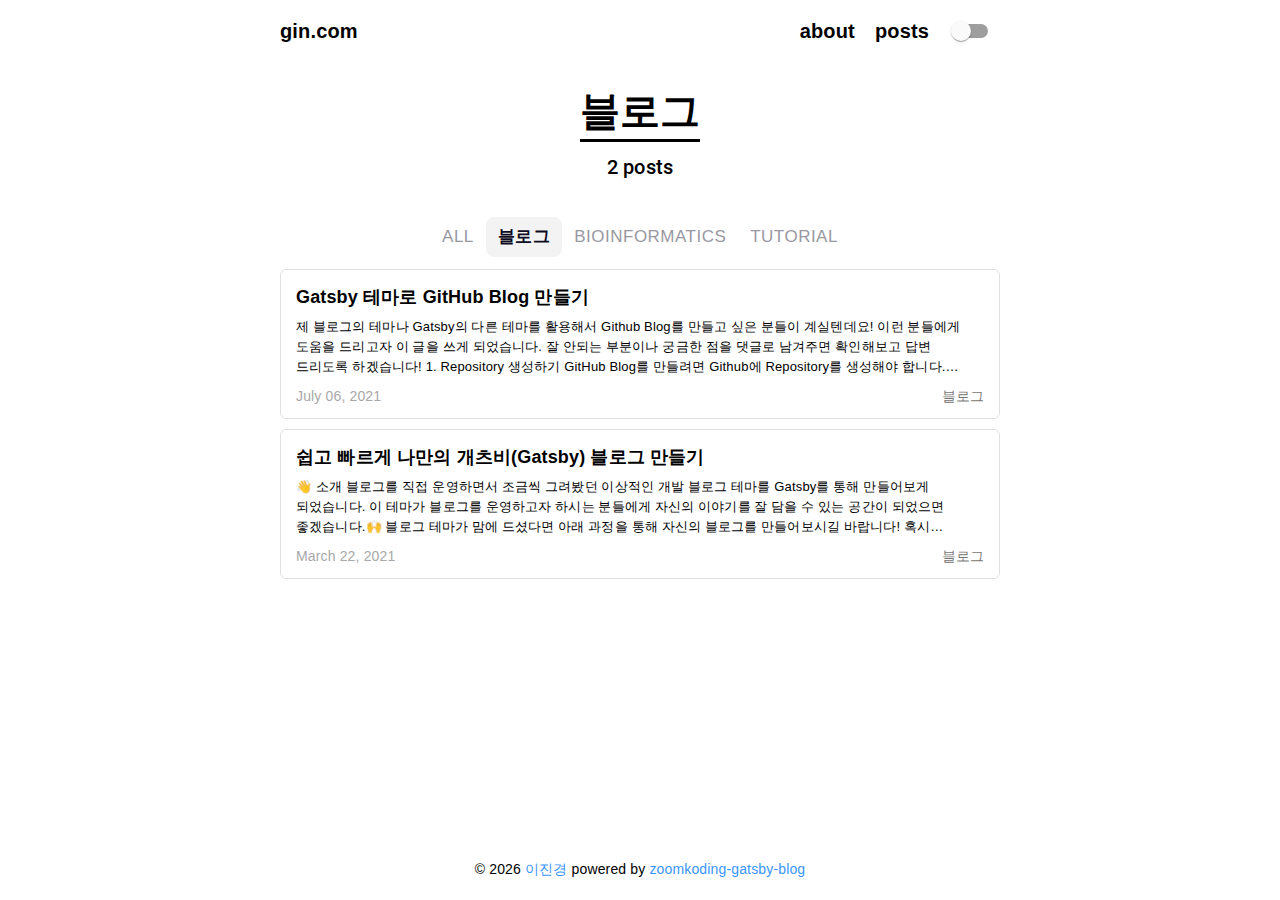
<file: posts/블로그/index.html>
<!DOCTYPE html><html lang="en"><head><meta charSet="utf-8"/><meta http-equiv="x-ua-compatible" content="ie=edge"/><meta name="viewport" content="width=device-width, initial-scale=1, shrink-to-fit=no"/><style data-href="/styles.cb775544401a1f8661d7.css" id="gatsby-global-css">@font-face{font-display:swap;font-family:Montserrat;font-style:normal;font-weight:400;src:url(/static/montserrat-cyrillic-ext-400-normal-a13ef88d6cc2bace52bc1684ecb8823d.woff2) format("woff2"),url(/static/montserrat-all-400-normal-7bf99c007acd1baa1f21903b6fda4d65.woff) format("woff");unicode-range:U+0460-052f,U+1c80-1c88,U+20b4,U+2de0-2dff,U+a640-a69f,U+fe2e-fe2f}@font-face{font-display:swap;font-family:Montserrat;font-style:normal;font-weight:400;src:url(/static/montserrat-cyrillic-400-normal-298b48e6dfdf7ec4ef8907ff8a7182b1.woff2) format("woff2"),url(/static/montserrat-all-400-normal-7bf99c007acd1baa1f21903b6fda4d65.woff) format("woff");unicode-range:U+0400-045f,U+0490-0491,U+04b0-04b1,U+2116}@font-face{font-display:swap;font-family:Montserrat;font-style:normal;font-weight:400;src:url([data-uri]) format("woff2"),url(/static/montserrat-all-400-normal-7bf99c007acd1baa1f21903b6fda4d65.woff) format("woff");unicode-range:U+0102-0103,U+0110-0111,U+0128-0129,U+0168-0169,U+01a0-01a1,U+01af-01b0,U+1ea0-1ef9,U+20ab}@font-face{font-display:swap;font-family:Montserrat;font-style:normal;font-weight:400;src:url(/static/montserrat-latin-ext-400-normal-97638b9a50d86ae960e84043314bf07a.woff2) format("woff2"),url(/static/montserrat-all-400-normal-7bf99c007acd1baa1f21903b6fda4d65.woff) format("woff");unicode-range:U+0100-024f,U+0259,U+1e??,U+2020,U+20a0-20ab,U+20ad-20cf,U+2113,U+2c60-2c7f,U+a720-a7ff}@font-face{font-display:swap;font-family:Montserrat;font-style:normal;font-weight:400;src:url(/static/montserrat-latin-400-normal-bc3aa95dca08f5fee5291e34959c27bc.woff2) format("woff2"),url(/static/montserrat-all-400-normal-7bf99c007acd1baa1f21903b6fda4d65.woff) format("woff");unicode-range:U+00??,U+0131,U+0152-0153,U+02bb-02bc,U+02c6,U+02da,U+02dc,U+2000-206f,U+2074,U+20ac,U+2122,U+2191,U+2193,U+2212,U+2215,U+feff,U+fffd}a,abbr,acronym,address,applet,article,aside,audio,b,big,blockquote,body,canvas,caption,center,cite,code,dd,del,details,dfn,div,dl,dt,em,embed,fieldset,figcaption,figure,footer,form,h1,h2,h3,h4,h5,h6,header,hgroup,html,i,iframe,img,ins,kbd,label,legend,li,mark,menu,nav,object,ol,output,p,pre,q,ruby,s,samp,section,small,span,strike,strong,sub,summary,sup,table,tbody,td,tfoot,th,thead,time,tr,tt,u,ul,var,video{border:0;font-size:100%;font:inherit;margin:0;padding:0;vertical-align:baseline}article,aside,details,figcaption,figure,footer,header,hgroup,menu,nav,section{display:block}body{line-height:1}ol,ul{list-style:none}blockquote,q{quotes:none}blockquote:after,blockquote:before,q:after,q:before{content:"";content:none}table{border-collapse:collapse;border-spacing:0}a{outline:none;text-decoration:none}body{--background-color:#fff;--primary-text-color:#000;--secondary-text-color:#9e9e9e;--content-text-color:#37352f;--button-background-color:#f3f3f4;--button-text-color:#363f47;--tab-text-color:#6e6d7a;--tab-hover-text-color:#0d0c22;--tab-selected-background-color:rgba(13,12,34,0.05);--bio-link-icon-color:rgba(0,0,0,0.54);--about-link-icon-color:#a8a8a8;--chip-background-color:#f3f3f4;--link-text-color:rgb(55 53 47/70%);--post-card-border-color:rgba(0,0,0,0.12);--markdown-table-even-cell-background-color:#f6f8fa;--markdown-table-border-color:#dfe2e5;--markdown-blockquote-border-color:#dfe2e5;--markdown-border-color:#e1e4e8}body.dark{--background-color:#232326;--primary-text-color:#e6e6e6;--secondary-text-color:#768390;--content-text-color:#e6e6e6;--button-background-color:#444c56;--button-text-color:#363f47;--tab-text-color:#768390;--tab-hover-text-color:#acbac7;--tab-selected-background-color:#373e47;--chip-background-color:#323a42;--bio-link-icon-color:#e6e6e6;--about-link-icon-color:#a8a8a8;--link-text-color:#90b0ec;--post-card-border-color:#363f47;--markdown-table-even-cell-background-color:#2d333b;--markdown-table-border-color:#444c56;--markdown-blockquote-border-color:#4f5864;--markdown-border-color:#e1e4e8}*{-webkit-appearance:none;appearance:none;box-sizing:border-box}html{background:var(--background-color);font-family:-apple-system,BlinkMacSystemFont,Segoe UI,Helvetica,Arial,sans-serif,Apple Color Emoji,Segoe UI Emoji;font-size:14px;height:100%;overflow-y:scroll;width:100%}html.transition,html.transition *,html.transition :after,html.transition :before{transition:.42s cubic-bezier(.68,-.55,.27,1.55)!important;transition-delay:0!important}body{-webkit-font-smoothing:antialiased;-moz-osx-font-smoothing:grayscale;background-color:var(--background-color);color:var(--primary-text-color);height:100%;margin:0;width:100%;word-break:keep-all}ul{-webkit-margin-before:0;-webkit-margin-after:0;-webkit-margin-start:0;-webkit-margin-end:0;-webkit-padding-start:0;margin-block-end:0;margin-block-start:0;margin-inline-end:0;margin-inline-start:0;padding-inline-start:0}a{color:var(--link-text-color)}.markdown .octicon{fill:currentColor;display:inline-block;vertical-align:text-bottom}.markdown .anchor{float:left;line-height:1;margin-left:-20px;padding-right:4px}.markdown .anchor:focus{outline:none}.markdown h1 .octicon-link,.markdown h2 .octicon-link,.markdown h3 .octicon-link,.markdown h4 .octicon-link,.markdown h5 .octicon-link,.markdown h6 .octicon-link{color:#1b1f23;vertical-align:middle;visibility:hidden}.markdown h1:hover .anchor,.markdown h2:hover .anchor,.markdown h3:hover .anchor,.markdown h4:hover .anchor,.markdown h5:hover .anchor,.markdown h6:hover .anchor{text-decoration:none}.markdown h1:hover .anchor .octicon-link,.markdown h2:hover .anchor .octicon-link,.markdown h3:hover .anchor .octicon-link,.markdown h4:hover .anchor .octicon-link,.markdown h5:hover .anchor .octicon-link,.markdown h6:hover .anchor .octicon-link{visibility:visible}.markdown h1:hover .anchor .octicon-link:before,.markdown h2:hover .anchor .octicon-link:before,.markdown h3:hover .anchor .octicon-link:before,.markdown h4:hover .anchor .octicon-link:before,.markdown h5:hover .anchor .octicon-link:before,.markdown h6:hover .anchor .octicon-link:before{background-image:url("data:image/svg+xml;charset=utf-8,%3Csvg xmlns='http://www.w3.org/2000/svg' width='16' height='16' aria-hidden='true'%3E%3Cpath fill-rule='evenodd' d='M4 9h1v1H4c-1.5 0-3-1.69-3-3.5S2.55 3 4 3h4c1.45 0 3 1.69 3 3.5 0 1.41-.91 2.72-2 3.25V8.59c.58-.45 1-1.27 1-2.09C10 5.22 8.98 4 8 4H4c-.98 0-2 1.22-2 2.5S3 9 4 9zm9-3h-1v1h1c1 0 2 1.22 2 2.5S13.98 12 13 12H9c-.98 0-2-1.22-2-2.5 0-.83.42-1.64 1-2.09V6.25c-1.09.53-2 1.84-2 3.25C6 11.31 7.55 13 9 13h4c1.45 0 3-1.69 3-3.5S14.5 6 13 6z'/%3E%3C/svg%3E");content:" ";display:inline-block;height:16px;width:16px}.markdown{-ms-text-size-adjust:100%;-webkit-text-size-adjust:100%;word-wrap:break-word;color:var(--content-text-color);font-family:-apple-system,BlinkMacSystemFont,Segoe UI,Helvetica,Arial,sans-serif,Apple Color Emoji,Segoe UI Emoji;font-size:16px;font-weight:500;line-height:1.5}.markdown details{display:block}.markdown summary{display:list-item}.markdown a{background-color:initial}.markdown a:active,.markdown a:hover{outline-width:0}.markdown strong{font-weight:inherit;font-weight:bolder}.markdown h1{margin:.67em 0}.markdown img{border-style:none}.markdown code,.markdown kbd,.markdown pre{font-family:monospace,monospace;font-size:1em}.markdown hr{box-sizing:initial;overflow:visible}.markdown input{font:inherit;margin:0;overflow:visible}.markdown [type=checkbox]{box-sizing:border-box;padding:0}.markdown *{box-sizing:border-box}.markdown input{font-family:inherit;font-size:inherit;line-height:inherit}.markdown a{border-bottom:.05em solid;border-bottom-color:var(--link-text-color);border-left-color:var(--link-text-color);border-right-color:var(--link-text-color);border-top-color:var(--link-text-color);color:var(--link-text-color);text-decoration:none}.markdown a.anchor{border-bottom:none}.markdown strong{font-weight:700}.markdown hr{background:transparent;border-bottom:1px solid var(--markdown-blockquote-border-color);height:0;margin:15px 0;overflow:hidden}.markdown hr:after,.markdown hr:before{content:"";display:table}.markdown hr:after{clear:both}.markdown table{border-collapse:collapse;border-spacing:0}.markdown td,.markdown th{padding:0}.markdown details summary{cursor:pointer}.markdown h1,.markdown h2,.markdown h3,.markdown h4,.markdown h5,.markdown h6{margin-bottom:0;margin-top:0}.markdown h1{font-size:32px}.markdown h1,.markdown h2{font-weight:600}.markdown h2{font-size:24px}.markdown h3{font-size:20px}.markdown h3,.markdown h4{font-weight:600}.markdown h4{font-size:16px}.markdown h5{font-size:14px}.markdown h5,.markdown h6{font-weight:600}.markdown h6{font-size:12px}.markdown p{margin-bottom:10px;margin-top:0}.markdown blockquote{margin:0}.markdown ol,.markdown ul{margin-bottom:0;margin-top:0;padding-left:0}.markdown ol ol,.markdown ul ol{list-style-type:lower-roman}.markdown ol ol ol,.markdown ol ul ol,.markdown ul ol ol,.markdown ul ul ol{list-style-type:lower-alpha}.markdown dd{margin-left:0}.markdown code,.markdown pre{font-family:SFMono-Regular,Consolas,Liberation Mono,Menlo,monospace;font-size:12px}.markdown code.language-text{border-radius:3px;font-size:85%;padding:.2em .4em}.markdown :not(pre)>code.language-text{background:rgba(135,131,120,.15);color:#eb5757;overflow-wrap:break-word}.markdown pre{margin-bottom:0;margin-top:0}.markdown input::-webkit-inner-spin-button,.markdown input::-webkit-outer-spin-button{-webkit-appearance:none;appearance:none;margin:0}.markdown :checked+.radio-label{border-color:#0366d6;position:relative;z-index:1}.markdown .border{border:1px solid var(--markdown-border-color)!important}.markdown .border-0{border:0!important}.markdown .border-bottom{border-bottom:1px solid var(--markdown-border-color)!important}.markdown .rounded-1{border-radius:3px!important}.markdown .bg-white{background-color:transparent!important}.markdown .bg-gray-light{background-color:#fafbfc!important}.markdown .text-gray-light{color:#6a737d!important}.markdown .pl-3,.markdown .px-3{padding-left:16px!important}.markdown .px-3{padding-right:16px!important}.markdown .f6{font-size:12px!important}.markdown .lh-condensed{line-height:1.25!important}.markdown .text-bold{font-weight:600!important}.markdown .pl-c{color:#6a737d}.markdown .pl-c1,.markdown .pl-s .pl-v{color:#005cc5}.markdown .pl-e,.markdown .pl-en{color:#6f42c1}.markdown .pl-s .pl-s1,.markdown .pl-smi{color:#24292e}.markdown .pl-ent{color:#22863a}.markdown .pl-k{color:#d73a49}.markdown .pl-pds,.markdown .pl-s,.markdown .pl-s .pl-pse .pl-s1,.markdown .pl-sr,.markdown .pl-sr .pl-cce,.markdown .pl-sr .pl-sra,.markdown .pl-sr .pl-sre{color:#032f62}.markdown .pl-smw,.markdown .pl-v{color:#e36209}.markdown .pl-bu{color:#b31d28}.markdown .pl-ii{background-color:#b31d28;color:#fafbfc}.markdown .pl-c2{background-color:#d73a49;color:#fafbfc}.markdown .pl-c2:before{content:"^M"}.markdown .pl-sr .pl-cce{color:#22863a;font-weight:700}.markdown .pl-ml{color:#735c0f}.markdown .pl-mh,.markdown .pl-mh .pl-en,.markdown .pl-ms{color:#005cc5;font-weight:700}.markdown .pl-mi{color:#24292e;font-style:italic}.markdown .pl-mb{color:#24292e;font-weight:700}.markdown .pl-md{background-color:#ffeef0;color:#b31d28}.markdown .pl-mi1{background-color:#f0fff4;color:#22863a}.markdown .pl-mc{background-color:#ffebda;color:#e36209}.markdown .pl-mi2{background-color:#005cc5;color:#f6f8fa}.markdown .pl-mdr{color:#6f42c1;font-weight:700}.markdown .pl-ba{color:#586069}.markdown .pl-sg{color:#959da5}.markdown .pl-corl{color:#032f62;text-decoration:underline}.markdown .mb-0{margin-bottom:0!important}.markdown .my-2{margin-bottom:8px!important;margin-top:8px!important}.markdown .pl-0{padding-left:0!important}.markdown .py-0{padding-bottom:0!important;padding-top:0!important}.markdown .pl-1{padding-left:4px!important}.markdown .pl-2{padding-left:8px!important}.markdown .py-2{padding-bottom:8px!important;padding-top:8px!important}.markdown .pl-3{padding-left:16px!important}.markdown .pl-4{padding-left:24px!important}.markdown .pl-5{padding-left:32px!important}.markdown .pl-6{padding-left:40px!important}.markdown .pl-7{padding-left:48px!important}.markdown .pl-8{padding-left:64px!important}.markdown .pl-9{padding-left:80px!important}.markdown .pl-10{padding-left:96px!important}.markdown .pl-11{padding-left:112px!important}.markdown .pl-12{padding-left:128px!important}.markdown hr{border-bottom-color:#eee}.markdown kbd{background-color:#fafbfc;border:1px solid #d1d5da;border-radius:3px;box-shadow:inset 0 -1px 0 #d1d5da;color:#444d56;display:inline-block;font:11px SFMono-Regular,Consolas,Liberation Mono,Menlo,monospace;line-height:10px;padding:3px 5px;vertical-align:middle}.markdown:after,.markdown:before{content:"";display:table}.markdown:after{clear:both}.markdown>:first-child{margin-top:0!important}.markdown>:last-child{margin-bottom:0!important}.markdown a:not([href]){color:inherit;text-decoration:none}.markdown blockquote,.markdown details,.markdown dl,.markdown ol,.markdown p,.markdown pre,.markdown table,.markdown ul{margin-bottom:16px;margin-top:0}.markdown hr{background-color:var(--markdown-border-color);border:0;height:.25em;margin:24px 0;padding:0}.markdown blockquote{border-left:.25em solid var(--markdown-blockquote-border-color);color:#6a737d;padding:0 1em}.markdown blockquote>:first-child{margin-top:0}.markdown blockquote>:last-child{margin-bottom:0}.markdown h1,.markdown h2,.markdown h3,.markdown h4,.markdown h5,.markdown h6{font-weight:600;line-height:1.25;margin-bottom:16px;margin-top:24px}.markdown h1{font-size:2em}.markdown h2{font-size:1.5em}.markdown h3{font-size:1.25em}.markdown h4{font-size:1em}.markdown h5{font-size:.875em}.markdown h6{color:#6a737d;font-size:.85em}.markdown ol,.markdown ul{padding-left:2em}.markdown ol ol,.markdown ol ul,.markdown ul ol,.markdown ul ul{margin-bottom:0;margin-top:0}.markdown ol{list-style-type:decimal}.markdown ul{list-style-type:disc}.markdown li{word-wrap:break-all;display:list-item;text-align:-webkit-match-parent}.markdown li>p{margin-top:16px}.markdown li+li{margin-top:.25em}.markdown dl{padding:0}.markdown dl dt{font-size:1em;font-style:italic;font-weight:600;margin-top:16px;padding:0}.markdown dl dd{margin-bottom:16px;padding:0 16px}.markdown table{display:block;overflow:auto;width:100%}.markdown table th{font-weight:600}.markdown table td,.markdown table th{border:1px solid var(--markdown-table-border-color);padding:6px 13px}.markdown table tr{border-top:1px solid var(--markdown-table-border-color)}.markdown table tr:nth-child(2n){background-color:var(--markdown-table-even-cell-background-color)}.markdown img{background-color:transparent;box-sizing:initial;display:block;margin:0 auto;max-width:100%}.markdown img[align=right]{padding-left:20px}.markdown img[align=left]{padding-right:20px}.markdown code{background-color:rgba(27,31,35,.05);border-radius:3px;font-size:85%;margin:0;padding:.2em .4em}.markdown pre{word-wrap:normal}.markdown pre>code{background:transparent;border:0;font-size:100%;margin:0;padding:0;white-space:pre;word-break:normal}.markdown .highlight{margin-bottom:16px}.markdown .highlight pre{margin-bottom:0;word-break:normal}.markdown .highlight pre,.markdown pre{background-color:#f6f8fa;border-radius:3px;font-size:85%;line-height:1.45;overflow:auto;padding:16px}.markdown pre code{word-wrap:normal;background-color:initial;border:0;display:inline;line-height:inherit;margin:0;max-width:auto;overflow:visible;padding:0}.markdown .commit-tease-sha{color:#444d56;display:inline-block;font-family:SFMono-Regular,Consolas,Liberation Mono,Menlo,monospace;font-size:90%}.markdown .full-commit .btn-outline:not(:disabled):hover{border-color:#005cc5;color:#005cc5}.markdown .blob-wrapper{overflow-x:auto;overflow-y:hidden}.markdown .blob-wrapper-embedded{max-height:240px;overflow-y:auto}.markdown .blob-num{color:rgba(27,31,35,.3);cursor:pointer;font-family:SFMono-Regular,Consolas,Liberation Mono,Menlo,monospace;font-size:12px;line-height:20px;min-width:50px;padding-left:10px;padding-right:10px;text-align:right;-webkit-user-select:none;-ms-user-select:none;user-select:none;vertical-align:top;white-space:nowrap;width:1%}.markdown .blob-num:hover{color:rgba(27,31,35,.6)}.markdown .blob-num:before{content:attr(data-line-number)}.markdown .blob-code{line-height:20px;padding-left:10px;padding-right:10px;position:relative;vertical-align:top}.markdown .blob-code-inner{word-wrap:normal;color:#24292e;font-family:SFMono-Regular,Consolas,Liberation Mono,Menlo,monospace;font-size:12px;overflow:visible;white-space:pre}.markdown .pl-token.active,.markdown .pl-token:hover{background:#ffea7f;cursor:pointer}.markdown .tab-size[data-tab-size="1"]{-moz-tab-size:1;-o-tab-size:1;tab-size:1}.markdown .tab-size[data-tab-size="2"]{-moz-tab-size:2;-o-tab-size:2;tab-size:2}.markdown .tab-size[data-tab-size="3"]{-moz-tab-size:3;-o-tab-size:3;tab-size:3}.markdown .tab-size[data-tab-size="4"]{-moz-tab-size:4;-o-tab-size:4;tab-size:4}.markdown .tab-size[data-tab-size="5"]{-moz-tab-size:5;-o-tab-size:5;tab-size:5}.markdown .tab-size[data-tab-size="6"]{-moz-tab-size:6;-o-tab-size:6;tab-size:6}.markdown .tab-size[data-tab-size="7"]{-moz-tab-size:7;-o-tab-size:7;tab-size:7}.markdown .tab-size[data-tab-size="8"]{-moz-tab-size:8;-o-tab-size:8;tab-size:8}.markdown .tab-size[data-tab-size="9"]{-moz-tab-size:9;-o-tab-size:9;tab-size:9}.markdown .tab-size[data-tab-size="10"]{-moz-tab-size:10;-o-tab-size:10;tab-size:10}.markdown .tab-size[data-tab-size="11"]{-moz-tab-size:11;-o-tab-size:11;tab-size:11}.markdown .tab-size[data-tab-size="12"]{-moz-tab-size:12;-o-tab-size:12;tab-size:12}.markdown .task-list-item{list-style-type:none}.markdown .task-list-item+.task-list-item{margin-top:3px}.markdown .task-list-item input{margin:0 .2em .25em -1.6em;vertical-align:middle}.markdown .table-of-contents{align-items:flex-start;display:flex;flex-direction:column;justify-content:center;position:fixed;right:0;top:75px;width:340px}@media(max-width:1300px){.markdown .table-of-contents{display:none}}.markdown .table-of-contents ul{cursor:pointer;list-style-type:none}.markdown .table-of-contents ul li a{border-bottom:none;color:var(--secondary-text-color);font-size:14px;height:30px;padding:6px 2px;width:100%}.markdown .table-of-contents ul p{margin:0}.markdown .gatsby-resp-image-wrapper{display:flex!important;justify-content:center!important;max-height:560px!important;width:100%!important}.markdown .gatsby-resp-image-wrapper img{height:auto!important;max-height:560px!important;max-width:100%!important;position:relative!important;width:auto!important}code[class*=language-],pre[class*=language-]{word-wrap:normal;background:none;color:#ccc;font-family:Consolas,Monaco,Andale Mono,Ubuntu Mono,monospace;font-size:1em;-webkit-hyphens:none;-ms-hyphens:none;hyphens:none;line-height:1.5;-moz-tab-size:4;-o-tab-size:4;tab-size:4;text-align:left;white-space:pre;word-break:normal;word-spacing:normal}pre[class*=language-]{margin:.5em 0;overflow:auto;padding:1em}:not(pre)>code[class*=language-],pre[class*=language-]{background:#2d2d2d}:not(pre)>code[class*=language-]{border-radius:.3em;padding:.1em;white-space:normal}.token.block-comment,.token.cdata,.token.comment,.token.doctype,.token.prolog{color:#999}.token.punctuation{color:#ccc}.token.attr-name,.token.deleted,.token.namespace,.token.tag{color:#e2777a}.token.function-name{color:#6196cc}.token.boolean,.token.function,.token.number{color:#f08d49}.token.class-name,.token.constant,.token.property,.token.symbol{color:#f8c555}.token.atrule,.token.builtin,.token.important,.token.keyword,.token.selector{color:#cc99cd}.token.attr-value,.token.char,.token.regex,.token.string,.token.variable{color:#7ec699}.token.entity,.token.operator,.token.url{color:#67cdcc}.token.bold,.token.important{font-weight:700}.token.italic{font-style:italic}.token.entity{cursor:help}.token.inserted{color:green}.mjx-chtml{word-wrap:normal;border:0;direction:ltr;display:inline-block;float:none;font-size:100%;font-size-adjust:none;font-style:normal;font-weight:400;letter-spacing:normal;line-height:0;margin:0;max-height:none;max-width:none;min-height:0;min-width:0;padding:1px 0;text-align:left;text-indent:0;text-transform:none;white-space:nowrap;word-spacing:normal}.MJXc-display{display:block;margin:1em 0;padding:0;text-align:center}.mjx-chtml[tabindex]:focus,body :focus .mjx-chtml[tabindex]{display:inline-table}.mjx-full-width{display:table-cell!important;text-align:center;width:10000em}.mjx-math{border-collapse:separate;border-spacing:0;display:inline-block}.mjx-math *{box-sizing:content-box!important;display:inline-block;text-align:left}.mjx-denominator,.mjx-numerator{display:block;text-align:center}.MJXc-stacked{height:0;position:relative}.MJXc-stacked>*{position:absolute}.mjx-stack,.MJXc-bevelled>*{display:inline-block}.mjx-op{display:block}.mjx-under{display:table-cell}.mjx-over{display:block}.mjx-over>*,.mjx-under>*{padding-left:0!important;padding-right:0!important}.mjx-prestack>.mjx-presub,.mjx-prestack>.mjx-presup,.mjx-stack>.mjx-sub,.mjx-stack>.mjx-sup{display:block}.mjx-delim-h>.mjx-char{display:inline-block}.mjx-surd{vertical-align:top}.mjx-surd+.mjx-box{display:inline-flex}.mjx-mphantom *{visibility:hidden}.mjx-merror{background-color:#ff8;border:1px solid #c00;color:#c00;font-size:90%;font-style:normal;padding:2px 3px}.mjx-annotation-xml{line-height:normal}.mjx-menclose>svg{fill:none;stroke:currentColor;overflow:visible}.mjx-mlabeledtr,.mjx-mtr{display:table-row}.mjx-mtd{display:table-cell;text-align:center}.mjx-label{display:table-row}.mjx-box{display:inline-block}.mjx-block{display:block}.mjx-span{display:inline}.mjx-char{display:block;white-space:pre}.mjx-itable{display:inline-table;width:auto}.mjx-row{display:table-row}.mjx-cell{display:table-cell}.mjx-table{display:table;width:100%}.mjx-line{display:block;height:0}.mjx-strut{padding-top:1em;width:0}.mjx-vsize{width:0}.MJXc-space1{margin-left:.167em}.MJXc-space2{margin-left:.222em}.MJXc-space3{margin-left:.278em}.mjx-test.mjx-test-display{display:table!important}.mjx-test.mjx-test-inline{display:inline!important;margin-right:-1px}.mjx-test.mjx-test-default{clear:both;display:block!important}.mjx-ex-box{border:0;display:inline-block!important;height:60ex;margin:0;max-height:none;min-height:0;overflow:hidden;padding:0;position:absolute;width:1px}.mjx-test-inline .mjx-left-box{display:inline-block;float:left;width:0}.mjx-test-inline .mjx-right-box{display:inline-block;float:right;width:0}.mjx-test-display .mjx-right-box{border:0;display:table-cell!important;margin:0;max-width:none;min-width:0;padding:0;width:10000em!important}.MJXc-TeX-unknown-R{font-family:monospace;font-style:normal;font-weight:400}.MJXc-TeX-unknown-I{font-family:monospace;font-style:italic;font-weight:400}.MJXc-TeX-unknown-B{font-family:monospace;font-style:normal;font-weight:700}.MJXc-TeX-unknown-BI{font-family:monospace;font-style:italic;font-weight:700}.MJXc-TeX-ams-R{font-family:MJXc-TeX-ams-R,MJXc-TeX-ams-Rw}.MJXc-TeX-cal-B{font-family:MJXc-TeX-cal-B,MJXc-TeX-cal-Bx,MJXc-TeX-cal-Bw}.MJXc-TeX-frak-R{font-family:MJXc-TeX-frak-R,MJXc-TeX-frak-Rw}.MJXc-TeX-frak-B{font-family:MJXc-TeX-frak-B,MJXc-TeX-frak-Bx,MJXc-TeX-frak-Bw}.MJXc-TeX-math-BI{font-family:MJXc-TeX-math-BI,MJXc-TeX-math-BIx,MJXc-TeX-math-BIw}.MJXc-TeX-sans-R{font-family:MJXc-TeX-sans-R,MJXc-TeX-sans-Rw}.MJXc-TeX-sans-B{font-family:MJXc-TeX-sans-B,MJXc-TeX-sans-Bx,MJXc-TeX-sans-Bw}.MJXc-TeX-sans-I{font-family:MJXc-TeX-sans-I,MJXc-TeX-sans-Ix,MJXc-TeX-sans-Iw}.MJXc-TeX-script-R{font-family:MJXc-TeX-script-R,MJXc-TeX-script-Rw}.MJXc-TeX-type-R{font-family:MJXc-TeX-type-R,MJXc-TeX-type-Rw}.MJXc-TeX-cal-R{font-family:MJXc-TeX-cal-R,MJXc-TeX-cal-Rw}.MJXc-TeX-main-B{font-family:MJXc-TeX-main-B,MJXc-TeX-main-Bx,MJXc-TeX-main-Bw}.MJXc-TeX-main-I{font-family:MJXc-TeX-main-I,MJXc-TeX-main-Ix,MJXc-TeX-main-Iw}.MJXc-TeX-main-R{font-family:MJXc-TeX-main-R,MJXc-TeX-main-Rw}.MJXc-TeX-math-I{font-family:MJXc-TeX-math-I,MJXc-TeX-math-Ix,MJXc-TeX-math-Iw}.MJXc-TeX-size1-R{font-family:MJXc-TeX-size1-R,MJXc-TeX-size1-Rw}.MJXc-TeX-size2-R{font-family:MJXc-TeX-size2-R,MJXc-TeX-size2-Rw}.MJXc-TeX-size3-R{font-family:MJXc-TeX-size3-R,MJXc-TeX-size3-Rw}.MJXc-TeX-size4-R{font-family:MJXc-TeX-size4-R,MJXc-TeX-size4-Rw}.MJXc-TeX-vec-R{font-family:MJXc-TeX-vec-R,MJXc-TeX-vec-Rw}.MJXc-TeX-vec-B{font-family:MJXc-TeX-vec-B,MJXc-TeX-vec-Bx,MJXc-TeX-vec-Bw}@font-face{font-family:MJXc-TeX-ams-R;src:local("MathJax_AMS"),local("MathJax_AMS-Regular")}@font-face{font-family:MJXc-TeX-ams-Rw;src:url(https://cdn.jsdelivr.net/npm/mathjax@2.7.8/fonts/HTML-CSS/TeX/eot/MathJax_AMS-Regular.eot);src:url(https://cdn.jsdelivr.net/npm/mathjax@2.7.8/fonts/HTML-CSS/TeX/woff/MathJax_AMS-Regular.woff) format("woff"),url(https://cdn.jsdelivr.net/npm/mathjax@2.7.8/fonts/HTML-CSS/TeX/otf/MathJax_AMS-Regular.otf) format("opentype")}@font-face{font-family:MJXc-TeX-cal-B;src:local("MathJax_Caligraphic Bold"),local("MathJax_Caligraphic-Bold")}@font-face{font-family:MJXc-TeX-cal-Bx;font-weight:700;src:local("MathJax_Caligraphic")}@font-face{font-family:MJXc-TeX-cal-Bw;src:url(https://cdn.jsdelivr.net/npm/mathjax@2.7.8/fonts/HTML-CSS/TeX/eot/MathJax_Caligraphic-Bold.eot);src:url(https://cdn.jsdelivr.net/npm/mathjax@2.7.8/fonts/HTML-CSS/TeX/woff/MathJax_Caligraphic-Bold.woff) format("woff"),url(https://cdn.jsdelivr.net/npm/mathjax@2.7.8/fonts/HTML-CSS/TeX/otf/MathJax_Caligraphic-Bold.otf) format("opentype")}@font-face{font-family:MJXc-TeX-frak-R;src:local("MathJax_Fraktur"),local("MathJax_Fraktur-Regular")}@font-face{font-family:MJXc-TeX-frak-Rw;src:url(https://cdn.jsdelivr.net/npm/mathjax@2.7.8/fonts/HTML-CSS/TeX/eot/MathJax_Fraktur-Regular.eot);src:url(https://cdn.jsdelivr.net/npm/mathjax@2.7.8/fonts/HTML-CSS/TeX/woff/MathJax_Fraktur-Regular.woff) format("woff"),url(https://cdn.jsdelivr.net/npm/mathjax@2.7.8/fonts/HTML-CSS/TeX/otf/MathJax_Fraktur-Regular.otf) format("opentype")}@font-face{font-family:MJXc-TeX-frak-B;src:local("MathJax_Fraktur Bold"),local("MathJax_Fraktur-Bold")}@font-face{font-family:MJXc-TeX-frak-Bx;font-weight:700;src:local("MathJax_Fraktur")}@font-face{font-family:MJXc-TeX-frak-Bw;src:url(https://cdn.jsdelivr.net/npm/mathjax@2.7.8/fonts/HTML-CSS/TeX/eot/MathJax_Fraktur-Bold.eot);src:url(https://cdn.jsdelivr.net/npm/mathjax@2.7.8/fonts/HTML-CSS/TeX/woff/MathJax_Fraktur-Bold.woff) format("woff"),url(https://cdn.jsdelivr.net/npm/mathjax@2.7.8/fonts/HTML-CSS/TeX/otf/MathJax_Fraktur-Bold.otf) format("opentype")}@font-face{font-family:MJXc-TeX-math-BI;src:local("MathJax_Math BoldItalic"),local("MathJax_Math-BoldItalic")}@font-face{font-family:MJXc-TeX-math-BIx;font-style:italic;font-weight:700;src:local("MathJax_Math")}@font-face{font-family:MJXc-TeX-math-BIw;src:url(https://cdn.jsdelivr.net/npm/mathjax@2.7.8/fonts/HTML-CSS/TeX/eot/MathJax_Math-BoldItalic.eot);src:url(https://cdn.jsdelivr.net/npm/mathjax@2.7.8/fonts/HTML-CSS/TeX/woff/MathJax_Math-BoldItalic.woff) format("woff"),url(https://cdn.jsdelivr.net/npm/mathjax@2.7.8/fonts/HTML-CSS/TeX/otf/MathJax_Math-BoldItalic.otf) format("opentype")}@font-face{font-family:MJXc-TeX-sans-R;src:local("MathJax_SansSerif"),local("MathJax_SansSerif-Regular")}@font-face{font-family:MJXc-TeX-sans-Rw;src:url(https://cdn.jsdelivr.net/npm/mathjax@2.7.8/fonts/HTML-CSS/TeX/eot/MathJax_SansSerif-Regular.eot);src:url(https://cdn.jsdelivr.net/npm/mathjax@2.7.8/fonts/HTML-CSS/TeX/woff/MathJax_SansSerif-Regular.woff) format("woff"),url(https://cdn.jsdelivr.net/npm/mathjax@2.7.8/fonts/HTML-CSS/TeX/otf/MathJax_SansSerif-Regular.otf) format("opentype")}@font-face{font-family:MJXc-TeX-sans-B;src:local("MathJax_SansSerif Bold"),local("MathJax_SansSerif-Bold")}@font-face{font-family:MJXc-TeX-sans-Bx;font-weight:700;src:local("MathJax_SansSerif")}@font-face{font-family:MJXc-TeX-sans-Bw;src:url(https://cdn.jsdelivr.net/npm/mathjax@2.7.8/fonts/HTML-CSS/TeX/eot/MathJax_SansSerif-Bold.eot);src:url(https://cdn.jsdelivr.net/npm/mathjax@2.7.8/fonts/HTML-CSS/TeX/woff/MathJax_SansSerif-Bold.woff) format("woff"),url(https://cdn.jsdelivr.net/npm/mathjax@2.7.8/fonts/HTML-CSS/TeX/otf/MathJax_SansSerif-Bold.otf) format("opentype")}@font-face{font-family:MJXc-TeX-sans-I;src:local("MathJax_SansSerif Italic"),local("MathJax_SansSerif-Italic")}@font-face{font-family:MJXc-TeX-sans-Ix;font-style:italic;src:local("MathJax_SansSerif")}@font-face{font-family:MJXc-TeX-sans-Iw;src:url(https://cdn.jsdelivr.net/npm/mathjax@2.7.8/fonts/HTML-CSS/TeX/eot/MathJax_SansSerif-Italic.eot);src:url(https://cdn.jsdelivr.net/npm/mathjax@2.7.8/fonts/HTML-CSS/TeX/woff/MathJax_SansSerif-Italic.woff) format("woff"),url(https://cdn.jsdelivr.net/npm/mathjax@2.7.8/fonts/HTML-CSS/TeX/otf/MathJax_SansSerif-Italic.otf) format("opentype")}@font-face{font-family:MJXc-TeX-script-R;src:local("MathJax_Script"),local("MathJax_Script-Regular")}@font-face{font-family:MJXc-TeX-script-Rw;src:url(https://cdn.jsdelivr.net/npm/mathjax@2.7.8/fonts/HTML-CSS/TeX/eot/MathJax_Script-Regular.eot);src:url(https://cdn.jsdelivr.net/npm/mathjax@2.7.8/fonts/HTML-CSS/TeX/woff/MathJax_Script-Regular.woff) format("woff"),url(https://cdn.jsdelivr.net/npm/mathjax@2.7.8/fonts/HTML-CSS/TeX/otf/MathJax_Script-Regular.otf) format("opentype")}@font-face{font-family:MJXc-TeX-type-R;src:local("MathJax_Typewriter"),local("MathJax_Typewriter-Regular")}@font-face{font-family:MJXc-TeX-type-Rw;src:url(https://cdn.jsdelivr.net/npm/mathjax@2.7.8/fonts/HTML-CSS/TeX/eot/MathJax_Typewriter-Regular.eot);src:url(https://cdn.jsdelivr.net/npm/mathjax@2.7.8/fonts/HTML-CSS/TeX/woff/MathJax_Typewriter-Regular.woff) format("woff"),url(https://cdn.jsdelivr.net/npm/mathjax@2.7.8/fonts/HTML-CSS/TeX/otf/MathJax_Typewriter-Regular.otf) format("opentype")}@font-face{font-family:MJXc-TeX-cal-R;src:local("MathJax_Caligraphic"),local("MathJax_Caligraphic-Regular")}@font-face{font-family:MJXc-TeX-cal-Rw;src:url(https://cdn.jsdelivr.net/npm/mathjax@2.7.8/fonts/HTML-CSS/TeX/eot/MathJax_Caligraphic-Regular.eot);src:url(https://cdn.jsdelivr.net/npm/mathjax@2.7.8/fonts/HTML-CSS/TeX/woff/MathJax_Caligraphic-Regular.woff) format("woff"),url(https://cdn.jsdelivr.net/npm/mathjax@2.7.8/fonts/HTML-CSS/TeX/otf/MathJax_Caligraphic-Regular.otf) format("opentype")}@font-face{font-family:MJXc-TeX-main-B;src:local("MathJax_Main Bold"),local("MathJax_Main-Bold")}@font-face{font-family:MJXc-TeX-main-Bx;font-weight:700;src:local("MathJax_Main")}@font-face{font-family:MJXc-TeX-main-Bw;src:url(https://cdn.jsdelivr.net/npm/mathjax@2.7.8/fonts/HTML-CSS/TeX/eot/MathJax_Main-Bold.eot);src:url(https://cdn.jsdelivr.net/npm/mathjax@2.7.8/fonts/HTML-CSS/TeX/woff/MathJax_Main-Bold.woff) format("woff"),url(https://cdn.jsdelivr.net/npm/mathjax@2.7.8/fonts/HTML-CSS/TeX/otf/MathJax_Main-Bold.otf) format("opentype")}@font-face{font-family:MJXc-TeX-main-I;src:local("MathJax_Main Italic"),local("MathJax_Main-Italic")}@font-face{font-family:MJXc-TeX-main-Ix;font-style:italic;src:local("MathJax_Main")}@font-face{font-family:MJXc-TeX-main-Iw;src:url(https://cdn.jsdelivr.net/npm/mathjax@2.7.8/fonts/HTML-CSS/TeX/eot/MathJax_Main-Italic.eot);src:url(https://cdn.jsdelivr.net/npm/mathjax@2.7.8/fonts/HTML-CSS/TeX/woff/MathJax_Main-Italic.woff) format("woff"),url(https://cdn.jsdelivr.net/npm/mathjax@2.7.8/fonts/HTML-CSS/TeX/otf/MathJax_Main-Italic.otf) format("opentype")}@font-face{font-family:MJXc-TeX-main-R;src:local("MathJax_Main"),local("MathJax_Main-Regular")}@font-face{font-family:MJXc-TeX-main-Rw;src:url(https://cdn.jsdelivr.net/npm/mathjax@2.7.8/fonts/HTML-CSS/TeX/eot/MathJax_Main-Regular.eot);src:url(https://cdn.jsdelivr.net/npm/mathjax@2.7.8/fonts/HTML-CSS/TeX/woff/MathJax_Main-Regular.woff) format("woff"),url(https://cdn.jsdelivr.net/npm/mathjax@2.7.8/fonts/HTML-CSS/TeX/otf/MathJax_Main-Regular.otf) format("opentype")}@font-face{font-family:MJXc-TeX-math-I;src:local("MathJax_Math Italic"),local("MathJax_Math-Italic")}@font-face{font-family:MJXc-TeX-math-Ix;font-style:italic;src:local("MathJax_Math")}@font-face{font-family:MJXc-TeX-math-Iw;src:url(https://cdn.jsdelivr.net/npm/mathjax@2.7.8/fonts/HTML-CSS/TeX/eot/MathJax_Math-Italic.eot);src:url(https://cdn.jsdelivr.net/npm/mathjax@2.7.8/fonts/HTML-CSS/TeX/woff/MathJax_Math-Italic.woff) format("woff"),url(https://cdn.jsdelivr.net/npm/mathjax@2.7.8/fonts/HTML-CSS/TeX/otf/MathJax_Math-Italic.otf) format("opentype")}@font-face{font-family:MJXc-TeX-size1-R;src:local("MathJax_Size1"),local("MathJax_Size1-Regular")}@font-face{font-family:MJXc-TeX-size1-Rw;src:url(https://cdn.jsdelivr.net/npm/mathjax@2.7.8/fonts/HTML-CSS/TeX/eot/MathJax_Size1-Regular.eot);src:url(https://cdn.jsdelivr.net/npm/mathjax@2.7.8/fonts/HTML-CSS/TeX/woff/MathJax_Size1-Regular.woff) format("woff"),url(https://cdn.jsdelivr.net/npm/mathjax@2.7.8/fonts/HTML-CSS/TeX/otf/MathJax_Size1-Regular.otf) format("opentype")}@font-face{font-family:MJXc-TeX-size2-R;src:local("MathJax_Size2"),local("MathJax_Size2-Regular")}@font-face{font-family:MJXc-TeX-size2-Rw;src:url(https://cdn.jsdelivr.net/npm/mathjax@2.7.8/fonts/HTML-CSS/TeX/eot/MathJax_Size2-Regular.eot);src:url(https://cdn.jsdelivr.net/npm/mathjax@2.7.8/fonts/HTML-CSS/TeX/woff/MathJax_Size2-Regular.woff) format("woff"),url(https://cdn.jsdelivr.net/npm/mathjax@2.7.8/fonts/HTML-CSS/TeX/otf/MathJax_Size2-Regular.otf) format("opentype")}@font-face{font-family:MJXc-TeX-size3-R;src:local("MathJax_Size3"),local("MathJax_Size3-Regular")}@font-face{font-family:MJXc-TeX-size3-Rw;src:url(https://cdn.jsdelivr.net/npm/mathjax@2.7.8/fonts/HTML-CSS/TeX/eot/MathJax_Size3-Regular.eot);src:url(https://cdn.jsdelivr.net/npm/mathjax@2.7.8/fonts/HTML-CSS/TeX/woff/MathJax_Size3-Regular.woff) format("woff"),url(https://cdn.jsdelivr.net/npm/mathjax@2.7.8/fonts/HTML-CSS/TeX/otf/MathJax_Size3-Regular.otf) format("opentype")}@font-face{font-family:MJXc-TeX-size4-R;src:local("MathJax_Size4"),local("MathJax_Size4-Regular")}@font-face{font-family:MJXc-TeX-size4-Rw;src:url(https://cdn.jsdelivr.net/npm/mathjax@2.7.8/fonts/HTML-CSS/TeX/eot/MathJax_Size4-Regular.eot);src:url(https://cdn.jsdelivr.net/npm/mathjax@2.7.8/fonts/HTML-CSS/TeX/woff/MathJax_Size4-Regular.woff) format("woff"),url(https://cdn.jsdelivr.net/npm/mathjax@2.7.8/fonts/HTML-CSS/TeX/otf/MathJax_Size4-Regular.otf) format("opentype")}@font-face{font-family:MJXc-TeX-vec-R;src:local("MathJax_Vector"),local("MathJax_Vector-Regular")}@font-face{font-family:MJXc-TeX-vec-Rw;src:url(https://cdn.jsdelivr.net/npm/mathjax@2.7.8/fonts/HTML-CSS/TeX/eot/MathJax_Vector-Regular.eot);src:url(https://cdn.jsdelivr.net/npm/mathjax@2.7.8/fonts/HTML-CSS/TeX/woff/MathJax_Vector-Regular.woff) format("woff"),url(https://cdn.jsdelivr.net/npm/mathjax@2.7.8/fonts/HTML-CSS/TeX/otf/MathJax_Vector-Regular.otf) format("opentype")}@font-face{font-family:MJXc-TeX-vec-B;src:local("MathJax_Vector Bold"),local("MathJax_Vector-Bold")}@font-face{font-family:MJXc-TeX-vec-Bx;font-weight:700;src:local("MathJax_Vector")}@font-face{font-family:MJXc-TeX-vec-Bw;src:url(https://cdn.jsdelivr.net/npm/mathjax@2.7.8/fonts/HTML-CSS/TeX/eot/MathJax_Vector-Bold.eot);src:url(https://cdn.jsdelivr.net/npm/mathjax@2.7.8/fonts/HTML-CSS/TeX/woff/MathJax_Vector-Bold.woff) format("woff"),url(https://cdn.jsdelivr.net/npm/mathjax@2.7.8/fonts/HTML-CSS/TeX/otf/MathJax_Vector-Bold.otf) format("opentype")}.page-header-wrapper{display:flex;height:62px;justify-content:center;padding-left:15px;padding-right:15px;width:100%}.page-header-wrapper .page-header{align-items:center;display:flex;justify-content:space-between;max-width:720px;width:100%}.page-header-wrapper .page-header .link{color:var(--primary-text-color);font-size:17px;font-weight:700}@media(min-width:768px){.page-header-wrapper .page-header .link{font-size:20px;font-weight:700}}.page-header-wrapper .page-header .trailing-section{align-items:center;display:flex}.page-header-wrapper .page-header .trailing-section .link{margin-left:10px}@media(min-width:768px){.page-header-wrapper .page-header .trailing-section .link{margin-left:20px}}.page-header-wrapper .page-header .trailing-section .dark-mode-switch{margin-left:3px}@media(min-width:768px){.page-header-wrapper .page-header .trailing-section .dark-mode-switch{margin-left:13px}}.page-footer-wrapper{align-items:center;display:flex;height:62px;justify-content:center;margin-top:auto;padding-left:15px;padding-right:15px;width:100%}.page-footer-wrapper .page-footer{max-width:720px;text-align:center;width:100%}.page-footer-wrapper .page-footer .link{color:var(--primary-text-color);font-size:20px;font-weight:700;margin-right:20px}.page-footer-wrapper .page-footer a{color:#3a95ff}.icon{color:var(--about-link-icon-color);font-size:20px}.social-links .icon{color:var(--bio-link-icon-color);font-size:30px}@-webkit-keyframes blinking-cursor{0%{opacity:0}50%{opacity:1}to{opacity:0}}@keyframes blinking-cursor{0%{opacity:0}50%{opacity:1}to{opacity:0}}strong{font-weight:600}.bio-wrapper{align-items:center;color:var(--primary-text-color);margin-bottom:120px;margin-top:120px;padding-left:15px;padding-right:15px}.bio-wrapper,.bio-wrapper .bio{display:flex;flex-direction:column;width:100%}.bio-wrapper .bio{justify-content:space-between;max-width:720px}@media(min-width:768px){.bio-wrapper .bio{align-items:center;flex-direction:row}}.bio-wrapper .bio .introduction{display:flex;flex-direction:column;word-break:keep-all}.bio-wrapper .bio .introduction .react-rotating-text-cursor{-webkit-animation:blinking-cursor .8s cubic-bezier(.68,.01,.01,.99) 0s infinite;animation:blinking-cursor .8s cubic-bezier(.68,.01,.01,.99) 0s infinite}.bio-wrapper .bio .introduction strong{display:inline-block;font-weight:600}.bio-wrapper .bio .introduction.korean{font-size:32px;font-weight:100;line-height:1.2}.bio-wrapper .bio .introduction.korean .title .react-rotating-text-cursor{font-size:35px;line-height:35px}@media(min-width:768px){.bio-wrapper .bio .introduction.korean{font-size:40px}.bio-wrapper .bio .introduction.korean .title .react-rotating-text-cursor{font-size:45px;line-height:45px}}.bio-wrapper .bio .introduction.english{font-family:montserrat;font-size:25px;line-height:1.2}@media(min-width:768px){.bio-wrapper .bio .introduction.english{font-size:45px}}.bio-wrapper .bio .introduction.english .name{font-size:35px;font-weight:600}.bio-wrapper .bio .introduction.english .job{font-size:35px}.bio-wrapper .bio .introduction.english .description{font-size:20px;font-weight:200;margin-top:8px}.bio-wrapper .bio .introduction.english .social-links{display:flex;margin-top:20px}.bio-wrapper .bio .thumbnail{display:none;width:250px}@media(min-width:768px){.bio-wrapper .bio .thumbnail{display:block}}.section-header-wrapper{display:flex;justify-content:center;margin-bottom:32px;width:100%}.section-header-wrapper .section-header{border-bottom:4px solid var(--primary-text-color);color:var(--primary-text-color);font-size:30px;font-weight:700;padding-bottom:5px}.timestamps-section-wrapper{display:flex;justify-content:center;padding-left:15px;padding-right:15px;width:100%}.timestamps-section-wrapper .timestamps-section{align-items:center;display:flex;flex-direction:column;margin-bottom:50px;max-width:720px;width:100%;word-break:keep-all}.timestamps-section-wrapper .timestamps-section .body{padding:0 10px;width:100%}.timestamps-section-wrapper .timestamps-section .body .timestamp{border-left:2px solid #bdbdbd;display:flex;font-size:18px;font-weight:400;justify-items:center;margin-left:5px;padding:10px 0;width:100%}.timestamps-section-wrapper .timestamps-section .body .timestamp:first-child{padding-top:7px}.timestamps-section-wrapper .timestamps-section .body .timestamp:last-child{padding-bottom:7px}.timestamps-section-wrapper .timestamps-section .body .timestamp:before{align-self:center;background-color:var(--background-color);border:2px solid #828282;border-radius:10px;content:"";height:10px;left:-1px;position:relative;-webkit-transform:translatex(-50%);transform:translatex(-50%);width:10px}.timestamps-section-wrapper .timestamps-section .body .timestamp .date{align-self:center;color:#828282;margin-left:5px;margin-right:5px;min-width:115px;width:115px}@media(min-width:768px){.timestamps-section-wrapper .timestamps-section .body .timestamp .date{min-width:200px;width:200px}}.timestamps-section-wrapper .timestamps-section .body .timestamp .activity{line-height:23px;width:100%}.projects-section-wrapper{display:flex;justify-content:center;padding-left:15px;padding-right:15px;width:100%}.projects-section-wrapper .projects-section{align-items:center;display:flex;flex-direction:column;max-width:720px;width:100%}.projects-section-wrapper .projects-section .project{display:flex;flex-direction:column;margin-bottom:30px;padding:15px}.projects-section-wrapper .projects-section .project .head{font-size:20px;font-weight:700;line-height:30px;margin-bottom:10px}.projects-section-wrapper .projects-section .project .body{display:flex;flex-direction:column}.projects-section-wrapper .projects-section .project .body .thumbnail{height:auto;margin-bottom:10px;max-height:600px;max-width:100%;width:auto}.projects-section-wrapper .projects-section .project .body .thumbnail img{-o-object-fit:contain!important;object-fit:contain!important}.projects-section-wrapper .projects-section .project .body .tech-stack{display:flex;margin-bottom:10px}.projects-section-wrapper .projects-section .project .body .tech-stack .tech{background-color:var(--chip-background-color);border-radius:10px;font-size:15px;font-weight:500;margin-right:5px;padding:5px 7px}.projects-section-wrapper .projects-section .project .body .description{font-size:16px;font-weight:400;line-height:1.4}@media(min-width:768px){.projects-section-wrapper .projects-section .project .body{flex-direction:column}.projects-section-wrapper .projects-section .project .body .content{margin-top:0}}.papers-section-wrapper{display:flex;justify-content:center;padding-left:15px;padding-right:15px;width:100%}.papers-section-wrapper .papers-section{align-items:center;display:flex;flex-direction:column;max-width:720px;width:100%}.papers-section-wrapper .papers-section .paper{display:flex;flex-direction:column;margin-bottom:30px;padding:15px}.papers-section-wrapper .papers-section .paper .head{font-size:20px;font-weight:700;line-height:30px;margin-bottom:10px}.papers-section-wrapper .papers-section .paper .body{display:flex;flex-direction:column}.papers-section-wrapper .papers-section .paper .body .thumbnail{height:auto;margin-bottom:10px;max-height:600px;max-width:100%;width:auto}.papers-section-wrapper .papers-section .paper .body .thumbnail img{-o-object-fit:contain!important;object-fit:contain!important}.papers-section-wrapper .papers-section .paper .body .tech-stack{display:flex;margin-bottom:10px}.papers-section-wrapper .papers-section .paper .body .tech-stack .tech{background-color:var(--chip-background-color);border-radius:10px;font-size:15px;font-weight:500;margin-right:5px;padding:5px 7px}.papers-section-wrapper .papers-section .paper .body .description{font-size:16px;font-weight:400;line-height:1.4}@media(min-width:768px){.papers-section-wrapper .papers-section .paper .body{flex-direction:column}.papers-section-wrapper .papers-section .paper .body .content{margin-top:0}}.post-card-wrapper{display:flex;justify-content:center;min-height:150px;width:100%}.post-card-wrapper .post-card{border:1px solid var(--post-card-border-color);border-radius:6px;color:var(--primary-text-color);cursor:pointer;display:flex;flex-direction:column;height:100%;margin-bottom:15px;max-width:720px;padding:15px;transition:-webkit-transform .2s;transition:transform .2s;transition:transform .2s,-webkit-transform .2s;width:100%}.post-card-wrapper .post-card:hover .title{text-decoration:underline}@media(min-width:768px){.post-card-wrapper .post-card{margin-bottom:0}}.post-card-wrapper .post-card .title{font-size:18px;font-weight:600;line-height:1.4;margin-bottom:7px}.post-card-wrapper .post-card .description{-webkit-line-clamp:3;-webkit-box-orient:vertical;color:var(--primary-text-color);display:-webkit-box;font-size:13px;line-height:20px;margin-bottom:10px;overflow:hidden;text-overflow:ellipsis}.post-card-wrapper .post-card .info{color:var(--about-link-icon-color);display:flex;font-size:14px;justify-content:space-between;margin-top:auto}.post-card-wrapper .post-card .info .categories{display:flex}.post-card-wrapper .post-card .info .categories .category{margin-left:4px}.post-card-wrapper .post-card .info .categories .category:hover{text-decoration:underline}.post-cards-column-wrapper{display:flex;justify-content:center;padding-left:15px;padding-right:15px;width:100%}.post-cards-column-wrapper .post-cards-column{align-items:center;display:flex;flex-direction:column;max-width:720px;width:100%}.post-cards-column-wrapper .post-cards-column .post-card-wrapper{margin-bottom:10px}.post-cards-column-wrapper .post-cards-column .more-post-cards-button{background-color:var(--button-background-color);font-size:15px;font-weight:500;height:40px}.tabs-wrapper{align-self:flex-start;margin-bottom:12px;padding-left:15px;padding-right:15px;top:0}.tabs-wrapper,.tabs-wrapper .tabs{display:flex;justify-content:center;width:100%}.tabs-wrapper .tabs{height:40px;max-width:760px}.tabs-wrapper .tabs .mui-tabs .MuiTab-root{color:var(--tab-text-color);font-family:-apple-system,BlinkMacSystemFont,Segoe UI,Helvetica,Arial,sans-serif,Apple Color Emoji,Segoe UI Emoji;font-size:17px;font-weight:500;height:40px;min-height:auto;min-width:auto;padding:10px 12px;transition:all .2s ease}.tabs-wrapper .tabs .mui-tabs .Mui-selected,.tabs-wrapper .tabs .mui-tabs .MuiTab-root :hover{color:var(--tab-hover-text-color);transition:all .2s ease}.tabs-wrapper .tabs .mui-tabs .Mui-selected{background-color:var(--tab-selected-background-color);border-radius:8px;font-weight:600}.tabs-wrapper .tabs .mui-tabs .MuiTabScrollButton-root{height:40px;width:20px}.tabs-wrapper .tabs .mui-tabs .MuiTabs-scrollable{height:40px}.tabs-wrapper .tabs .mui-tabs .MuiTabs-indicator{display:none}.post-header-wrapper{display:flex;justify-content:center;margin-bottom:40px;margin-top:20px;padding-left:15px;padding-right:15px;width:100%;word-break:keep-all}.post-header-wrapper .post-header{border-bottom:1px solid var(--post-card-border-color);display:flex;flex-direction:column;max-width:720px;padding-bottom:15px;width:100%}.post-header-wrapper .post-header .emoji{font-size:78px;margin-bottom:20px}.post-header-wrapper .post-header .categories{margin-bottom:5px}.post-header-wrapper .post-header .categories .category{color:var(--primary-text-color);font-weight:600;margin-right:4px}.post-header-wrapper .post-header .categories .category:hover{text-decoration:underline}.post-header-wrapper .post-header .title{color:var(--primary-text-color);font-size:32px;font-weight:600;line-height:1.3;margin-bottom:6px}.post-header-wrapper .post-header .info{color:var(--secondary-text-color);display:flex;font-size:16px;font-weight:500}.post-header-wrapper .post-header .info strong{color:var(--primary-text-color);font-weight:600;margin:0 4px}.post-cards-adjacent-wrapper{display:flex;justify-content:center;margin-bottom:20px;padding-left:15px;padding-right:15px;width:100%}.post-cards-adjacent-wrapper .post-cards-adjacent{-webkit-column-gap:1.4%;column-gap:1.4%;display:grid;grid-template-columns:49.3% 49.3%;max-width:720px;width:100%}.post-cards-adjacent-wrapper .post-cards-adjacent .post-card{border:1px solid var(--post-card-border-color);border-radius:6px;color:var(--primary-text-color);cursor:pointer;display:flex;flex-direction:column;padding:15px;transition:-webkit-transform .2s;transition:transform .2s;transition:transform .2s,-webkit-transform .2s;width:100%}.post-cards-adjacent-wrapper .post-cards-adjacent .post-card:hover .title{text-decoration:underline}.post-cards-adjacent-wrapper .post-cards-adjacent .post-card.prev{margin-right:auto}.post-cards-adjacent-wrapper .post-cards-adjacent .post-card.next{margin-left:auto}.post-cards-adjacent-wrapper .post-cards-adjacent .post-card .direction{color:gray;font-size:14px;font-weight:500;margin-bottom:5px}.post-cards-adjacent-wrapper .post-cards-adjacent .post-card .title{font-size:16px;font-weight:600;line-height:1.4;margin-bottom:7px}.post-content-wrapper{display:flex;justify-content:center;margin-bottom:20px;padding-left:15px;padding-right:15px;width:100%}.post-content-wrapper .post-content{display:flex;flex-direction:column;max-width:720px;width:100%}.posts-page-body-wrapper{display:flex;justify-content:center;margin-top:30px;width:100%}.posts-page-body-wrapper .posts-page-body{display:flex;flex-direction:column;width:100%}.posts-page-body-wrapper .posts-page-body .tabs-wrapper{display:flex}.posts-page-header-wrapper{align-items:center;display:flex;flex-direction:column;font-family:-apple-system,BlinkMacSystemFont,Segoe UI,Roboto,Oxygen,Ubuntu,Cantarell,Open Sans,Helvetica Neue,sans-serif;justify-content:center;margin-top:30px;padding-left:15px;padding-right:15px}.posts-page-header-wrapper .posts-page-title{border-bottom:3px solid var(--primary-text-color);font-size:40px;font-weight:700;margin-bottom:15px;padding-bottom:7px;text-align:center;width:-webkit-fit-content;width:-moz-fit-content;width:fit-content}.posts-page-header-wrapper .posts-page-sub-title{font-size:20px;font-weight:500;padding-bottom:10px;text-align:center}</style><meta name="generator" content="Gatsby 2.32.13"/><link rel="sitemap" type="application/xml" href="/sitemap.xml"/><link rel="alternate" type="application/rss+xml" href="/rss.xml"/><title data-react-helmet="true">Posts</title><meta data-react-helmet="true" name="viewport" content="minimum-scale=1, initial-scale=1, width=device-width, shrink-to-fit=no"/><meta data-react-helmet="true" property="og:title" content="Posts"/><meta data-react-helmet="true" property="og:site_title" content="Posts"/><meta data-react-helmet="true" name="description" content="진경"/><meta data-react-helmet="true" property="og:description" content="진경"/><meta data-react-helmet="true" property="og:author" content="이진경"/><meta data-react-helmet="true" property="og:image" content="/og-image.png"/><meta data-react-helmet="true" property="og:type" content="website"/><style id="jss-server-side">html{box-sizing:border-box;-webkit-font-smoothing:antialiased;-moz-osx-font-smoothing:grayscale}*,::after,::before{box-sizing:inherit}b,strong{font-weight:700}body{color:rgba(0,0,0,.87);margin:0;font-size:.875rem;font-family:Roboto,Helvetica,Arial,sans-serif;font-weight:400;line-height:1.43;letter-spacing:.01071em;background-color:#fafafa}@media print{body{background-color:#fff}}body::-webkit-backdrop{background-color:#fafafa}body::backdrop{background-color:#fafafa}.MuiSvgIcon-root{fill:currentColor;width:1em;height:1em;display:inline-block;font-size:1.5rem;transition:fill .2s cubic-bezier(.4,0,.2,1) 0s;flex-shrink:0;-webkit-user-select:none;-moz-user-select:none;-ms-user-select:none;user-select:none}.MuiSvgIcon-colorPrimary{color:#3f51b5}.MuiSvgIcon-colorSecondary{color:#f50057}.MuiSvgIcon-colorAction{color:rgba(0,0,0,.54)}.MuiSvgIcon-colorError{color:#f44336}.MuiSvgIcon-colorDisabled{color:rgba(0,0,0,.26)}.MuiSvgIcon-fontSizeInherit{font-size:inherit}.MuiSvgIcon-fontSizeSmall{font-size:1.25rem}.MuiSvgIcon-fontSizeLarge{font-size:2.1875rem}.MuiButtonBase-root{color:inherit;border:0;cursor:pointer;margin:0;display:inline-flex;outline:0;padding:0;position:relative;align-items:center;-webkit-user-select:none;-moz-user-select:none;-ms-user-select:none;user-select:none;border-radius:0;vertical-align:middle;-moz-appearance:none;justify-content:center;text-decoration:none;background-color:transparent;-webkit-appearance:none;-webkit-tap-highlight-color:transparent}.MuiButtonBase-root::-moz-focus-inner{border-style:none}.MuiButtonBase-root.Mui-disabled{cursor:default;pointer-events:none}@media print{.MuiButtonBase-root{-webkit-print-color-adjust:exact;color-adjust:exact}}.MuiTab-root{padding:6px 12px;overflow:hidden;position:relative;font-size:.875rem;max-width:264px;min-width:72px;box-sizing:border-box;min-height:48px;text-align:center;flex-shrink:0;font-family:Roboto,Helvetica,Arial,sans-serif;font-weight:500;line-height:1.75;white-space:normal;letter-spacing:.02857em;text-transform:uppercase}@media (min-width:600px){.MuiTab-root{min-width:160px}}.MuiTab-labelIcon{min-height:72px;padding-top:9px}.MuiTab-labelIcon .MuiTab-wrapper>:first-child{margin-bottom:6px}.MuiTab-textColorInherit{color:inherit;opacity:.7}.MuiTab-textColorInherit.Mui-selected{opacity:1}.MuiTab-textColorInherit.Mui-disabled{opacity:.5}.MuiTab-textColorPrimary{color:rgba(0,0,0,.54)}.MuiTab-textColorPrimary.Mui-selected{color:#3f51b5}.MuiTab-textColorPrimary.Mui-disabled{color:rgba(0,0,0,.38)}.MuiTab-textColorSecondary{color:rgba(0,0,0,.54)}.MuiTab-textColorSecondary.Mui-selected{color:#f50057}.MuiTab-textColorSecondary.Mui-disabled{color:rgba(0,0,0,.38)}.MuiTab-fullWidth{flex-grow:1;max-width:none;flex-basis:0;flex-shrink:1}.MuiTab-wrapped{font-size:.75rem;line-height:1.5}.MuiTab-wrapper{width:100%;display:inline-flex;align-items:center;flex-direction:column;justify-content:center}.jss1{width:100%;bottom:0;height:2px;position:absolute;transition:all .3s cubic-bezier(.4,0,.2,1) 0s}.jss2{background-color:#3f51b5}.jss3{background-color:#f50057}.jss4{right:0;width:2px;height:100%}.MuiTabScrollButton-root{width:40px;opacity:.8;flex-shrink:0}.MuiTabScrollButton-root.Mui-disabled{opacity:0}.MuiTabScrollButton-vertical{width:100%;height:40px}.MuiTabScrollButton-vertical svg{transform:rotate(90deg)}.MuiTabs-root{display:flex;overflow:hidden;min-height:48px;-webkit-overflow-scrolling:touch}.MuiTabs-vertical{flex-direction:column}.MuiTabs-flexContainer{display:flex}.MuiTabs-flexContainerVertical{flex-direction:column}.MuiTabs-centered{justify-content:center}.MuiTabs-scroller{flex:1 1 auto;display:inline-block;position:relative;white-space:nowrap}.MuiTabs-fixed{width:100%;overflow-x:hidden}.MuiTabs-scrollable{overflow-x:scroll;scrollbar-width:none}.MuiTabs-scrollable::-webkit-scrollbar{display:none}@media (max-width:599.95px){.MuiTabs-scrollButtonsDesktop{display:none}}</style><link rel="preload" as="font" type="font/woff2" crossorigin="anonymous" href="/static/webfonts/s/roboto/v29/KFOlCnqEu92Fr1MmSU5fBBc4.woff2"/><link rel="preload" as="font" type="font/woff2" crossorigin="anonymous" href="/static/webfonts/s/roboto/v29/KFOmCnqEu92Fr1Mu4mxK.woff2"/><link rel="preload" as="font" type="font/woff2" crossorigin="anonymous" href="/static/webfonts/s/roboto/v29/KFOlCnqEu92Fr1MmEU9fBBc4.woff2"/><style>@font-face{font-family:Roboto;font-style:normal;font-weight:300;src:url(/static/webfonts/s/roboto/v29/KFOlCnqEu92Fr1MmSU5fBBc4.woff2) format("woff2");font-display:swap}@font-face{font-family:Roboto;font-style:normal;font-weight:400;src:url(/static/webfonts/s/roboto/v29/KFOmCnqEu92Fr1Mu4mxK.woff2) format("woff2");font-display:swap}@font-face{font-family:Roboto;font-style:normal;font-weight:500;src:url(/static/webfonts/s/roboto/v29/KFOlCnqEu92Fr1MmEU9fBBc4.woff2) format("woff2");font-display:swap}@font-face{font-family:Roboto;font-style:normal;font-weight:300;src:url(/static/webfonts/s/roboto/v29/KFOlCnqEu92Fr1MmSU5fBBc-.woff) format("woff");font-display:swap}@font-face{font-family:Roboto;font-style:normal;font-weight:400;src:url(/static/webfonts/s/roboto/v29/KFOmCnqEu92Fr1Mu4mxM.woff) format("woff");font-display:swap}@font-face{font-family:Roboto;font-style:normal;font-weight:500;src:url(/static/webfonts/s/roboto/v29/KFOlCnqEu92Fr1MmEU9fBBc-.woff) format("woff");font-display:swap}</style><link rel="preconnect" href="https://www.google-analytics.com"/><link rel="dns-prefetch" href="https://www.google-analytics.com"/><script>
  
  function gaOptout(){document.cookie=disableStr+'=true; expires=Thu, 31 Dec 2099 23:59:59 UTC;path=/',window[disableStr]=!0}var gaProperty='0',disableStr='ga-disable-'+gaProperty;document.cookie.indexOf(disableStr+'=true')>-1&&(window[disableStr]=!0);
  if(true) {
    (function(i,s,o,g,r,a,m){i['GoogleAnalyticsObject']=r;i[r]=i[r]||function(){
    (i[r].q=i[r].q||[]).push(arguments)},i[r].l=1*new Date();a=s.createElement(o),
    m=s.getElementsByTagName(o)[0];a.async=1;a.src=g;m.parentNode.insertBefore(a,m)
    })(window,document,'script','https://www.google-analytics.com/analytics.js','ga');
  }
  if (typeof ga === "function") {
    ga('create', '0', 'auto', {});
      ga('set', 'anonymizeIp', true);
      
      
      
      
      }</script><link rel="icon" href="/favicon-32x32.png?v=fb01e345a4cebe7e1ba192e59538b2e1" type="image/png"/><link rel="manifest" href="/manifest.webmanifest" crossorigin="anonymous"/><link rel="apple-touch-icon" sizes="48x48" href="/icons/icon-48x48.png?v=fb01e345a4cebe7e1ba192e59538b2e1"/><link rel="apple-touch-icon" sizes="72x72" href="/icons/icon-72x72.png?v=fb01e345a4cebe7e1ba192e59538b2e1"/><link rel="apple-touch-icon" sizes="96x96" href="/icons/icon-96x96.png?v=fb01e345a4cebe7e1ba192e59538b2e1"/><link rel="apple-touch-icon" sizes="144x144" href="/icons/icon-144x144.png?v=fb01e345a4cebe7e1ba192e59538b2e1"/><link rel="apple-touch-icon" sizes="192x192" href="/icons/icon-192x192.png?v=fb01e345a4cebe7e1ba192e59538b2e1"/><link rel="apple-touch-icon" sizes="256x256" href="/icons/icon-256x256.png?v=fb01e345a4cebe7e1ba192e59538b2e1"/><link rel="apple-touch-icon" sizes="384x384" href="/icons/icon-384x384.png?v=fb01e345a4cebe7e1ba192e59538b2e1"/><link rel="apple-touch-icon" sizes="512x512" href="/icons/icon-512x512.png?v=fb01e345a4cebe7e1ba192e59538b2e1"/><style type="text/css">
    .anchor.before {
      position: absolute;
      top: 0;
      left: 0;
      transform: translateX(-100%);
      padding-right: 4px;
    }
    .anchor.after {
      display: inline-block;
      padding-left: 4px;
    }
    h1 .anchor svg,
    h2 .anchor svg,
    h3 .anchor svg,
    h4 .anchor svg,
    h5 .anchor svg,
    h6 .anchor svg {
      visibility: hidden;
    }
    h1:hover .anchor svg,
    h2:hover .anchor svg,
    h3:hover .anchor svg,
    h4:hover .anchor svg,
    h5:hover .anchor svg,
    h6:hover .anchor svg,
    h1 .anchor:focus svg,
    h2 .anchor:focus svg,
    h3 .anchor:focus svg,
    h4 .anchor:focus svg,
    h5 .anchor:focus svg,
    h6 .anchor:focus svg {
      visibility: visible;
    }
  </style><script>
    document.addEventListener("DOMContentLoaded", function(event) {
      var hash = window.decodeURI(location.hash.replace('#', ''))
      if (hash !== '') {
        var element = document.getElementById(hash)
        if (element) {
          var scrollTop = window.pageYOffset || document.documentElement.scrollTop || document.body.scrollTop
          var clientTop = document.documentElement.clientTop || document.body.clientTop || 0
          var offset = element.getBoundingClientRect().top + scrollTop - clientTop
          // Wait for the browser to finish rendering before scrolling.
          setTimeout((function() {
            window.scrollTo(0, offset - 0)
          }), 0)
        }
      }
    })
  </script><link as="script" rel="preload" href="/webpack-runtime-4726989a190cf9b78519.js"/><link as="script" rel="preload" href="/framework-81279cacaab4bdba7685.js"/><link as="script" rel="preload" href="/app-965e0f7bfbe74e037d6a.js"/><link as="script" rel="preload" href="/styles-407fe62976dc5310c43e.js"/><link as="script" rel="preload" href="/f9d3028dbef90a6e9b8db85387d63dd9f4edf538-ac5c80044f20d501767d.js"/><link as="script" rel="preload" href="/6f4bba98f912986b674e996ffe754740e25eb4ae-7e4273177b6a5fc1b1f1.js"/><link as="script" rel="preload" href="/component---src-templates-category-template-js-d01b478dab935d07b01d.js"/><link as="fetch" rel="preload" href="/page-data/posts/블로그/page-data.json" crossorigin="anonymous"/><link as="fetch" rel="preload" href="/page-data/sq/d/1073350324.json" crossorigin="anonymous"/><link as="fetch" rel="preload" href="/page-data/sq/d/2938748437.json" crossorigin="anonymous"/><link as="fetch" rel="preload" href="/page-data/app-data.json" crossorigin="anonymous"/></head><body><script>
void function() {
  window.__onThemeChange = function() {}

  var preferredTheme
  try {
    preferredTheme = localStorage.getItem('theme')
  } catch (err) { }

  function setTheme(newTheme) {
    if (preferredTheme && document.body.classList.contains(preferredTheme)) {
      document.body.classList.replace(preferredTheme, newTheme)
    } else {
      document.body.classList.add(newTheme)
    }

    window.__theme = newTheme
    preferredTheme = newTheme
    window.__onThemeChange(newTheme)
  }

  window.__setPreferredTheme = function(newTheme) {
    setTheme(newTheme)
    try {
      localStorage.setItem('theme', newTheme)
    } catch (err) {}
  }

  var darkQuery = window.matchMedia('(prefers-color-scheme: dark)')
  darkQuery.addListener(function(e) {
    window.__setPreferredTheme(e.matches ? 'dark' : 'light')
  })

  setTheme(preferredTheme || (darkQuery.matches ? 'dark' : 'light'))
}()
    </script><div id="___gatsby"><div style="outline:none" tabindex="-1" id="gatsby-focus-wrapper"><div style="display:flex;flex-direction:column;min-height:100vh"><main><div class="posts-page-header-wrapper"><div class="posts-page-title">블로그</div><div class="posts-page-sub-title">2 posts</div></div><div class="posts-page-body-wrapper"><div class="posts-page-body"><div class="tabs-wrapper"><div class="tabs"><div class="MuiTabs-root mui-tabs"><div class="MuiButtonBase-root MuiTabScrollButton-root MuiTabs-scrollButtons MuiTabs-scrollButtonsDesktop Mui-disabled" aria-disabled="false"><svg class="MuiSvgIcon-root MuiSvgIcon-fontSizeSmall" focusable="false" viewBox="0 0 24 24" aria-hidden="true"><path d="M15.41 16.09l-4.58-4.59 4.58-4.59L14 5.5l-6 6 6 6z"></path></svg></div><div style="width:99px;height:99px;position:absolute;top:-9999px;overflow:scroll" class="MuiTabs-scrollable"></div><div class="MuiTabs-scroller MuiTabs-scrollable" style="overflow:hidden"><div class="MuiTabs-flexContainer" role="tablist"><button class="MuiButtonBase-root MuiTab-root MuiTab-textColorInherit" tabindex="-1" type="button" role="tab" aria-selected="false"><span class="MuiTab-wrapper">All</span></button><button class="MuiButtonBase-root MuiTab-root MuiTab-textColorInherit Mui-selected" tabindex="0" type="button" role="tab" aria-selected="true"><span class="MuiTab-wrapper">블로그</span><span class="jss1 jss3 MuiTabs-indicator"></span></button><button class="MuiButtonBase-root MuiTab-root MuiTab-textColorInherit" tabindex="-1" type="button" role="tab" aria-selected="false"><span class="MuiTab-wrapper">bioinformatics</span></button><button class="MuiButtonBase-root MuiTab-root MuiTab-textColorInherit" tabindex="-1" type="button" role="tab" aria-selected="false"><span class="MuiTab-wrapper">tutorial</span></button></div></div><div class="MuiButtonBase-root MuiTabScrollButton-root MuiTabs-scrollButtons MuiTabs-scrollButtonsDesktop Mui-disabled" aria-disabled="false"><svg class="MuiSvgIcon-root MuiSvgIcon-fontSizeSmall" focusable="false" viewBox="0 0 24 24" aria-hidden="true"><path d="M8.59 16.34l4.58-4.59-4.58-4.59L10 5.75l6 6-6 6z"></path></svg></div></div></div></div><div class="post-cards-column-wrapper"><div class="post-cards-column"><div class="post-card-wrapper"><a class="post-card" href="/gatsby-github-blog/"><div class="title">Gatsby 테마로 GitHub Blog 만들기</div><p class="description">제 블로그의 테마나 Gatsby의 다른 테마를 활용해서 Github Blog를 만들고 싶은 분들이 계실텐데요! 이런 분들에게 도움을 드리고자 이 글을 쓰게 되었습니다. 잘 안되는 부분이나 궁금한 점을 댓글로 남겨주면 확인해보고 답변 드리도록 하겠습니다! 1. Repository 생성하기 GitHub Blog를 만들려면 Github에 Repository를 생성해야 합니다.  GitHub에 로그인 한 뒤에 우측 상단에 있는 New Repository 버튼을 클릭하면 repository 생성 페이지로 이동하게 됩니다. 이 때 Import a repository 버튼을 클릭합니다.  아래 페이지에 도달하시면 두 가지 정보를 넣어주셔야 하는데, Your old repository’s clone URL에는 사용하고자 하는 gatsby 테마가 있는 repository의 주소를 넣어주시면 됩니다. 제 블로그 테마를 쓰고 싶으신 분들은 여기에 https://github.com/zoomKoding/…</p><div class="info"><div class="date">July 06, 2021</div><div class="categories"><a class="category" href="/posts/블로그">블로그</a></div></div></a></div><div class="post-card-wrapper"><a class="post-card" href="/gatsby-starter-zoomkoding-introduction/"><div class="title">쉽고 빠르게 나만의 개츠비(Gatsby) 블로그 만들기</div><p class="description">👋 소개 블로그를 직접 운영하면서 조금씩 그려봤던 이상적인 개발 블로그 테마를 Gatsby를 통해 만들어보게 되었습니다. 이 테마가 블로그를 운영하고자 하시는 분들에게 자신의 이야기를 잘 담을 수 있는 공간이 되었으면 좋겠습니다.🙌 블로그 테마가 맘에 드셨다면 아래 과정을 통해 자신의 블로그를 만들어보시길 바랍니다! 혹시 만드시는 과정에서 궁금하신 점이나 어려움이 있으시다면 이슈를 통해 문의 남겨주세요! 스타는 블로그 테마를 지속적으로 발전시키는데 큰 힘이 됩니다!⭐️ 🚀 시작하기 Github Page나 Netlify 중 원하시는 배포 환경에 따라 다음 과정을 진행하시면 빠르게 블로그를 만드실 수 있습니다. 🦖 GitHub Page로 만들기 깃헙 페이지를 통해 블로그를 만드시다면 아래 글을 참고해주세요! Gatsby 테마로 GitHub Blog 만들기 🔧 Netlify로 만들기 아래 버튼을 활용하면 개인 계정에 를 사용하고 있는 Repository 생성과 Netlify에 배포를 동시…</p><div class="info"><div class="date">March 22, 2021</div><div class="categories"><a class="category" href="/posts/블로그">블로그</a></div></div></a></div></div></div></div></div></main><footer class="page-footer-wrapper"><p class="page-footer">© <!-- -->2021<!-- --> <a href="https://github.com/ginkyenglee">이진경</a> powered by<a href="https://github.com/zoomKoding/zoomkoding-gatsby-blog"> zoomkoding-gatsby-blog</a></p></footer></div></div><div id="gatsby-announcer" style="position:absolute;top:0;width:1px;height:1px;padding:0;overflow:hidden;clip:rect(0, 0, 0, 0);white-space:nowrap;border:0" aria-live="assertive" aria-atomic="true"></div></div><script id="gatsby-script-loader">/*<![CDATA[*/window.pagePath="/posts/블로그";/*]]>*/</script><script id="gatsby-chunk-mapping">/*<![CDATA[*/window.___chunkMapping={"polyfill":["/polyfill-384ea82b9c97dbd7ee60.js"],"app":["/app-965e0f7bfbe74e037d6a.js"],"component---cache-caches-gatsby-plugin-offline-app-shell-js":["/component---cache-caches-gatsby-plugin-offline-app-shell-js-241020a1cf7d0f317bbe.js"],"component---src-pages-404-js":["/component---src-pages-404-js-18966798326ae6e5a169.js"],"component---src-pages-about-js":["/component---src-pages-about-js-3ece31d4d48a9ede2066.js"],"component---src-pages-index-js":["/component---src-pages-index-js-075b56c20bb45784e0f2.js"],"component---src-templates-blog-template-js":["/component---src-templates-blog-template-js-5ea40d560b401e429c55.js"],"component---src-templates-category-template-js":["/component---src-templates-category-template-js-d01b478dab935d07b01d.js"]};/*]]>*/</script><script src="/polyfill-384ea82b9c97dbd7ee60.js" nomodule=""></script><script src="/component---src-templates-category-template-js-d01b478dab935d07b01d.js" async=""></script><script src="/6f4bba98f912986b674e996ffe754740e25eb4ae-7e4273177b6a5fc1b1f1.js" async=""></script><script src="/f9d3028dbef90a6e9b8db85387d63dd9f4edf538-ac5c80044f20d501767d.js" async=""></script><script src="/styles-407fe62976dc5310c43e.js" async=""></script><script src="/app-965e0f7bfbe74e037d6a.js" async=""></script><script src="/framework-81279cacaab4bdba7685.js" async=""></script><script src="/webpack-runtime-4726989a190cf9b78519.js" async=""></script></body></html>
</file>
